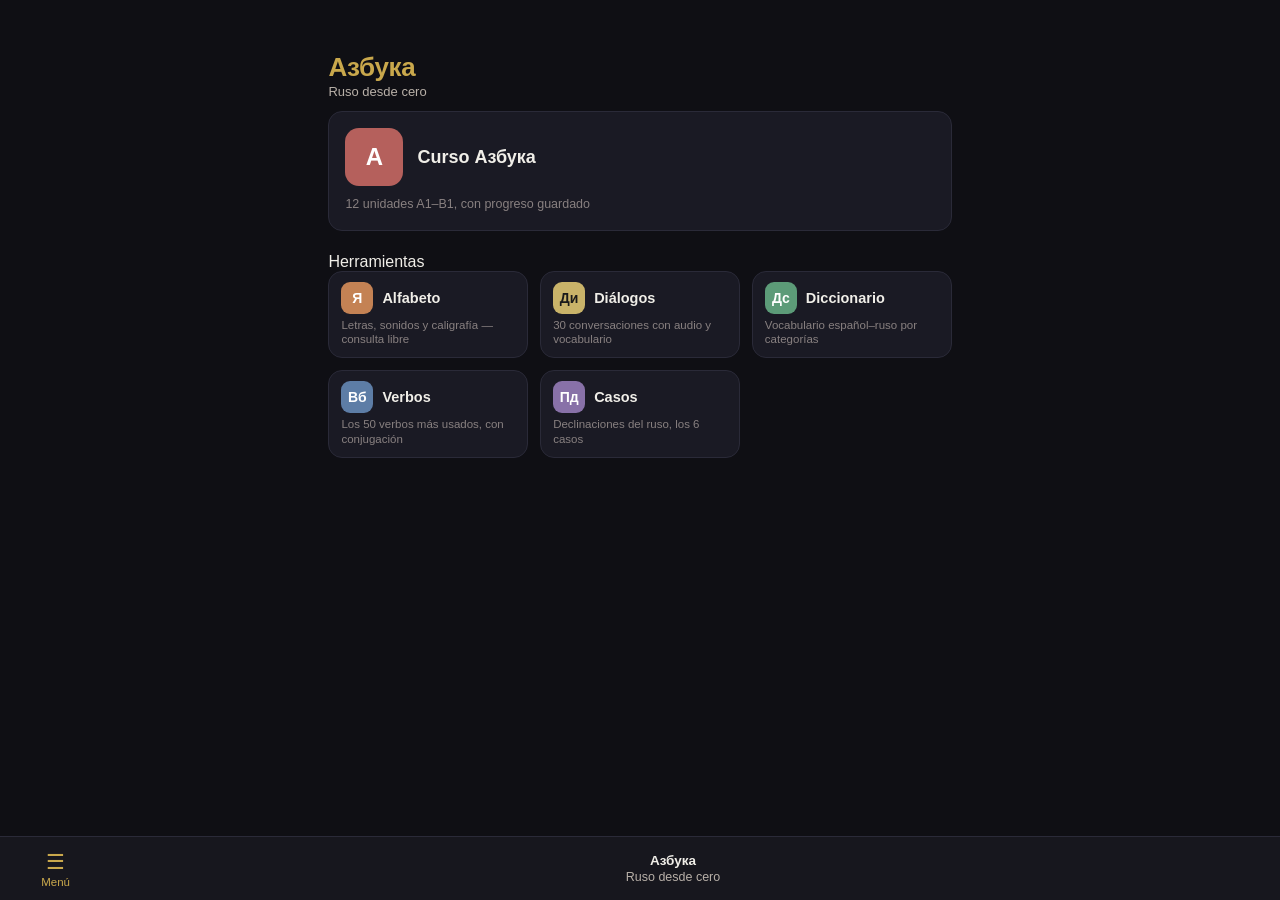
<file: index.html>
<!DOCTYPE html>
<html lang="es">
<head>
<meta charset="UTF-8">
<meta name="viewport" content="width=device-width, initial-scale=1.0, maximum-scale=1.0, user-scalable=no, viewport-fit=cover">
<meta name="apple-mobile-web-app-capable" content="yes">
<meta name="apple-mobile-web-app-status-bar-style" content="black-translucent">
<meta name="apple-mobile-web-app-title" content="Азбука">
<title>Азбука · Ruso</title>
<link rel="stylesheet" href="core.css">
<style>
  /* Específico de esta página */
  .home-header{padding:6vh 3vw 4px;max-width:700px;margin:0 auto;}
  .brand-title{font-family:var(--serif);font-size:26px;font-weight:800;letter-spacing:-0.01em;color:var(--gold);line-height:1;}
  .tagline{margin-top:4px;color:var(--sub);font-size:13px;font-weight:500;}

  /* Hero card (Curso Азбука): ancho completo, ícono grande a la altura
     de la card, título al lado, tagline abajo ocupando todo el ancho */
  .hero-card{display:block;background:var(--card);border:1px solid var(--border);border-radius:var(--r);padding:16px;text-decoration:none;color:var(--text);margin-bottom:22px;}
  .hero-row{display:flex;align-items:center;gap:14px;}
  .hero-row .icon{width:58px;height:58px;border-radius:14px;font-size:24px;flex-shrink:0;}
  .hero-row h2{margin:0;font-size:18px;font-weight:700;}
  .hero-card p{margin:10px 0 0;font-size:12.5px;color:var(--muted);line-height:1.4;}

  /* Tools grid: igual que antes, ícono+título en fila, tagline abajo */
  a.card{display:flex;flex-direction:column;gap:4px;text-decoration:none;color:var(--text);padding:10px 12px;}
  .card-row{display:flex;align-items:center;gap:9px;}
  .card-row .icon{width:32px;height:32px;border-radius:9px;font-size:14px;flex-shrink:0;}
  .card-row h2{margin:0;font-size:14.5px;font-weight:600;}
  a.card p{margin:0;font-size:11.5px;color:var(--muted);line-height:1.3;}

  /* Estilos del drawer (búsqueda, home, tema) ahora viven en core.css */
</style>
</head>
<body>

<div id="overlay"></div>
<div id="drawer">
  <div class="dh"><a id="homeBtnDrawer" href="index.html">🏠 Inicio</a></div>
  <div class="drawer-search">
    <input type="text" id="drawerSearch" placeholder="Buscar…" autocomplete="off">
  </div>
  <div id="drawerUnits"></div>
  <div id="drawerFoot">
    <button id="themeBtnDrawer" aria-label="Cambiar tema"></button>
  </div>
</div>

<div id="content">
  <div class="home-header">
    <div class="brand-title">Азбука</div>
    <p class="tagline">Ruso desde cero</p>
  </div>

  <div class="inner" style="padding-top:8px;">
    <a class="hero-card" href="azbuka-index.html">
      <div class="hero-row">
        <div class="icon red">А</div>
        <h2>Curso Азбука</h2>
      </div>
      <p>12 unidades A1–B1, con progreso guardado</p>
    </a>

    <div class="section-lbl" style="margin-top:0;">Herramientas</div>
    <div class="ugrid" id="modulesGrid"></div>
  </div>
</div>

<nav id="bnav">
  <button class="nb ac" id="menuBtn"><span class="ni">☰</span><span>Menú</span></button>
  <div id="navMid"><b>Азбука</b><span>Ruso desde cero</span></div>
</nav>

<div id="toast"></div>

<script src="core.js"></script>
<script src="data-alphabet.js"></script>
<script src="data-diccionario.js"></script>
<script src="data-verbos.js"></script>
<script src="data-casos.js"></script>
<script src="data-azbuka2.js"></script>
<script src="data-azbuka3.js"></script>
<script src="data-dialogos.js"></script>
<script src="data-azbuka1.js"></script>
<script src="data-lexicon.js"></script>
<script>
function renderModulesGrid(){
  const grid = document.getElementById('modulesGrid');
  grid.innerHTML = AZ_MODULES.map(m=>`
    <a class="card uc" href="${m.href}">
      <div class="card-row">
        <div class="icon ${m.icon}">${m.glyph}</div>
        <h2>${m.title}</h2>
      </div>
      <p>${m.desc}</p>
    </a>`).join('');
}

renderModulesGrid();
// home: sin unidad/módulo activo en el drawer. El registro del buscador
// transversal (diccionario/verbos/casos/alfabeto) ahora es automático,
// azInit() lo hace por su cuenta con azRegisterAllKnownSearchIndexes().
azInit({activeType:null, activeId:null});
</script>

</body>
</html>
</file>
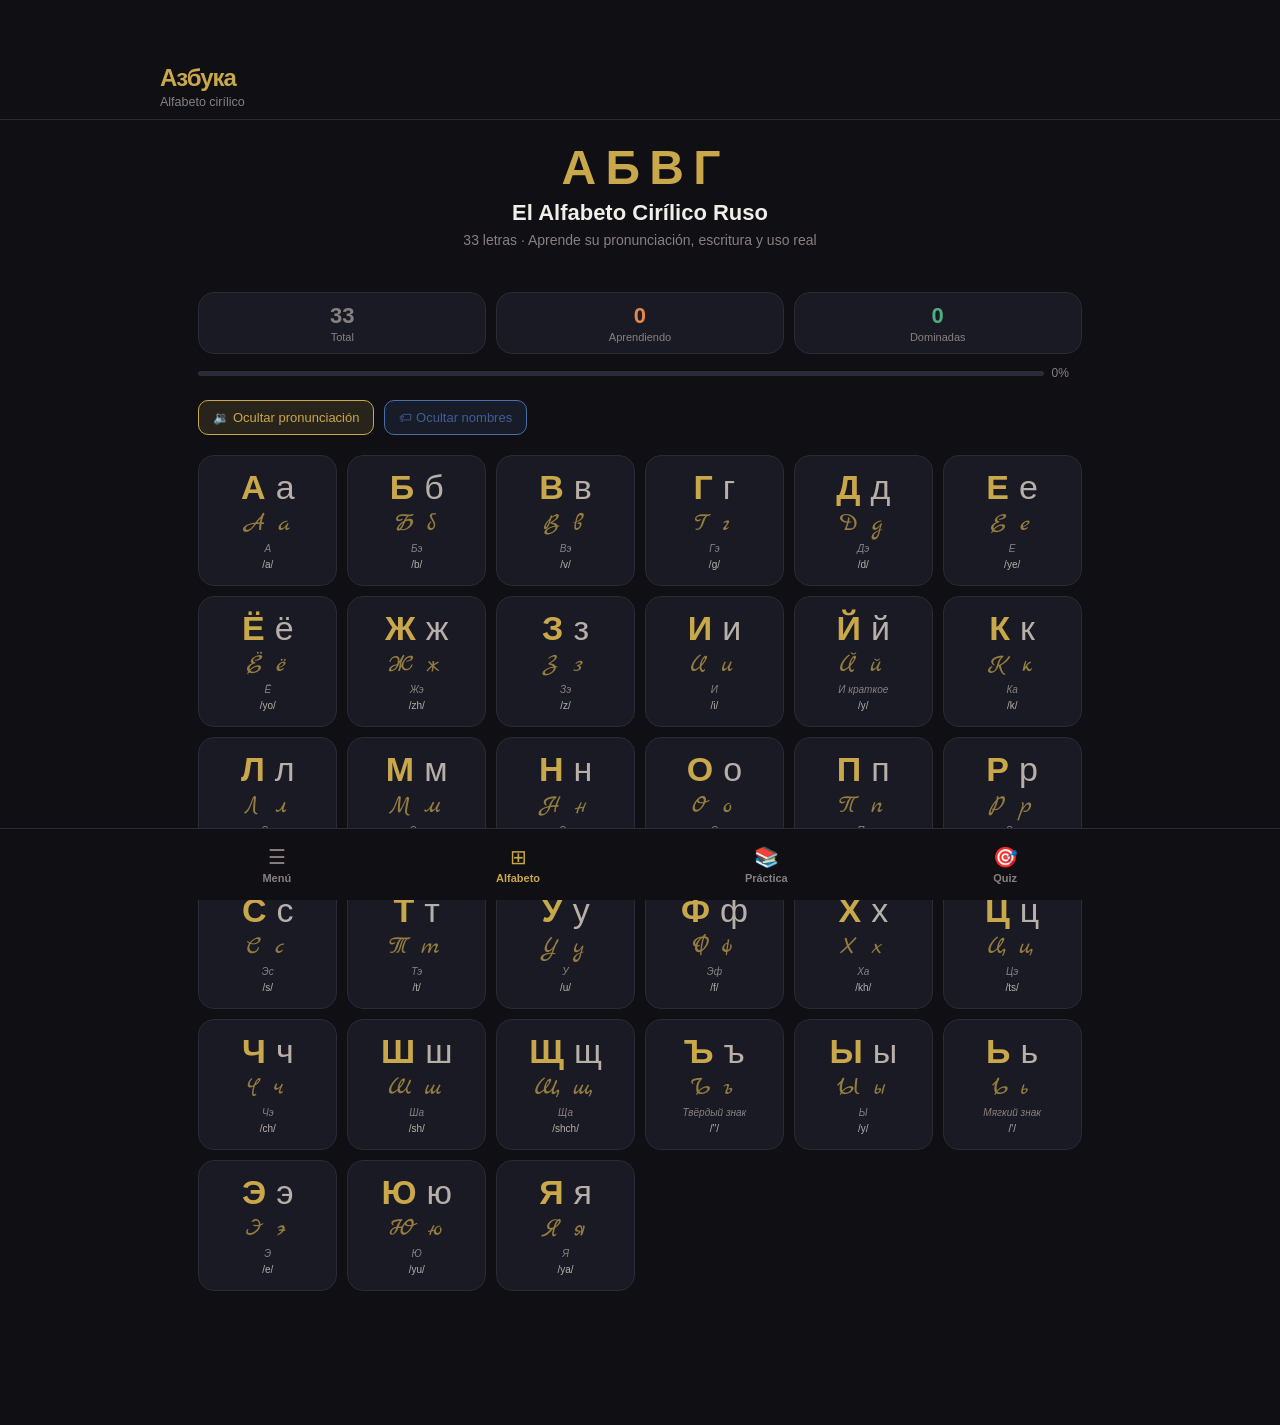
<file: alfabeto.html>
<!DOCTYPE html>
<html lang="es">
<head>
<meta charset="UTF-8">
<meta name="viewport" content="width=device-width, initial-scale=1.0, maximum-scale=1.0, user-scalable=no, viewport-fit=cover">
<meta name="apple-mobile-web-app-capable" content="yes">
<meta name="apple-mobile-web-app-status-bar-style" content="black-translucent">
<meta name="apple-mobile-web-app-title" content="Азбука">
<title>Азбука — El Alfabeto Cirílico Ruso</title>
<meta name="description" content="Aprende el alfabeto cirílico ruso desde cero. 33 letras con pronunciación, ejemplos y práctica interactiva para hispanohablantes.">
<style>
  @font-face { font-family: "CyrCursive"; font-style: normal; font-weight: 400; src: url("[data-uri]") format("woff2"); }
  * { box-sizing: border-box; margin: 0; padding: 0; }
  html, body { height: 100%; }
  body { font-family: -apple-system, 'Inter', 'Helvetica Neue', Arial, sans-serif; overflow-x: hidden; }
  #root { min-height: 100%; }
  .cursive { font-family: 'CyrCursive', cursive; }
</style>
</head>
<body>
<div id="root"></div>
<script>
/* ── htm + preact + hooks standalone (13KB) ── */
!function(e,n){"object"==typeof exports&&"undefined"!=typeof module?n(exports):"function"==typeof define&&define.amd?define(["exports"],n):n(e.htmPreact={})}(this,function(e){var n,_,t,o,r,u,l,i={},c=[],f=/acit|ex(?:s|g|n|p|$)|rph|grid|ows|mnc|ntw|ine[ch]|zoo|^ord|itera/i;function s(e,n){for(var _ in n)e[_]=n[_];return e}function a(e){var n=e.parentNode;n&&n.removeChild(e)}function p(e,_,t){var o,r,u,l={};for(u in _)"key"==u?o=_[u]:"ref"==u?r=_[u]:l[u]=_[u];if(arguments.length>2&&(l.children=arguments.length>3?n.call(arguments,2):t),"function"==typeof e&&null!=e.defaultProps)for(u in e.defaultProps)void 0===l[u]&&(l[u]=e.defaultProps[u]);return h(e,l,o,r,null)}function h(e,n,o,r,u){var l={type:e,props:n,key:o,ref:r,__k:null,__:null,__b:0,__e:null,__d:void 0,__c:null,__h:null,constructor:void 0,__v:null==u?++t:u};return null!=_.vnode&&_.vnode(l),l}function d(e){return e.children}function v(e,n){this.props=e,this.context=n}function y(e,n){if(null==n)return e.__?y(e.__,e.__.__k.indexOf(e)+1):null;for(var _;n<e.__k.length;n++)if(null!=(_=e.__k[n])&&null!=_.__e)return _.__e;return"function"==typeof e.type?y(e):null}function m(e){var n,_;if(null!=(e=e.__)&&null!=e.__c){for(e.__e=e.__c.base=null,n=0;n<e.__k.length;n++)if(null!=(_=e.__k[n])&&null!=_.__e){e.__e=e.__c.base=_.__e;break}return m(e)}}function g(e){(!e.__d&&(e.__d=!0)&&o.push(e)&&!k.__r++||u!==_.debounceRendering)&&((u=_.debounceRendering)||r)(k)}function k(){for(var e;k.__r=o.length;)e=o.sort(function(e,n){return e.__v.__b-n.__v.__b}),o=[],e.some(function(e){var n,_,t,o,r,u;e.__d&&(r=(o=(n=e).__v).__e,(u=n.__P)&&(_=[],(t=s({},o)).__v=o.__v+1,D(u,o,t,n.__n,void 0!==u.ownerSVGElement,null!=o.__h?[r]:null,_,null==r?y(o):r,o.__h),w(_,o),o.__e!=r&&m(o)))})}function b(e,n,_,t,o,r,u,l,f,s){var a,p,v,m,g,k,b,H=t&&t.__k||c,E=H.length;for(_.__k=[],a=0;a<n.length;a++)if(null!=(m=_.__k[a]=null==(m=n[a])||"boolean"==typeof m?null:"string"==typeof m||"number"==typeof m||"bigint"==typeof m?h(null,m,null,null,m):Array.isArray(m)?h(d,{children:m},null,null,null):m.__b>0?h(m.type,m.props,m.key,null,m.__v):m)){if(m.__=_,m.__b=_.__b+1,null===(v=H[a])||v&&m.key==v.key&&m.type===v.type)H[a]=void 0;else for(p=0;p<E;p++){if((v=H[p])&&m.key==v.key&&m.type===v.type){H[p]=void 0;break}v=null}D(e,m,v=v||i,o,r,u,l,f,s),g=m.__e,(p=m.ref)&&v.ref!=p&&(b||(b=[]),v.ref&&b.push(v.ref,null,m),b.push(p,m.__c||g,m)),null!=g?(null==k&&(k=g),"function"==typeof m.type&&null!=m.__k&&m.__k===v.__k?m.__d=f=C(m,f,e):f=x(e,m,v,H,g,f),s||"option"!==_.type?"function"==typeof _.type&&(_.__d=f):e.value=""):f&&v.__e==f&&f.parentNode!=e&&(f=y(v))}for(_.__e=k,a=E;a--;)null!=H[a]&&("function"==typeof _.type&&null!=H[a].__e&&H[a].__e==_.__d&&(_.__d=y(t,a+1)),A(H[a],H[a]));if(b)for(a=0;a<b.length;a++)U(b[a],b[++a],b[++a])}function C(e,n,_){var t,o;for(t=0;t<e.__k.length;t++)(o=e.__k[t])&&(o.__=e,n="function"==typeof o.type?C(o,n,_):x(_,o,o,e.__k,o.__e,n));return n}function x(e,n,_,t,o,r){var u,l,i;if(void 0!==n.__d)u=n.__d,n.__d=void 0;else if(null==_||o!=r||null==o.parentNode)e:if(null==r||r.parentNode!==e)e.appendChild(o),u=null;else{for(l=r,i=0;(l=l.nextSibling)&&i<t.length;i+=2)if(l==o)break e;e.insertBefore(o,r),u=r}return void 0!==u?u:o.nextSibling}function H(e,n,_){"-"===n[0]?e.setProperty(n,_):e[n]=null==_?"":"number"!=typeof _||f.test(n)?_:_+"px"}function E(e,n,_,t,o){var r;e:if("style"===n)if("string"==typeof _)e.style.cssText=_;else{if("string"==typeof t&&(e.style.cssText=t=""),t)for(n in t)_&&n in _||H(e.style,n,"");if(_)for(n in _)t&&_[n]===t[n]||H(e.style,n,_[n])}else if("o"===n[0]&&"n"===n[1])r=n!==(n=n.replace(/Capture$/,"")),n=n.toLowerCase()in e?n.toLowerCase().slice(2):n.slice(2),e.l||(e.l={}),e.l[n+r]=_,_?t||e.addEventListener(n,r?S:P,r):e.removeEventListener(n,r?S:P,r);else if("dangerouslySetInnerHTML"!==n){if(o)n=n.replace(/xlink[H:h]/,"h").replace(/sName$/,"s");else if("href"!==n&&"list"!==n&&"form"!==n&&"tabIndex"!==n&&"download"!==n&&n in e)try{e[n]=null==_?"":_;break e}catch(e){}"function"==typeof _||(null!=_&&(!1!==_||"a"===n[0]&&"r"===n[1])?e.setAttribute(n,_):e.removeAttribute(n))}}function P(e){this.l[e.type+!1](_.event?_.event(e):e)}function S(e){this.l[e.type+!0](_.event?_.event(e):e)}function D(e,n,t,o,r,u,l,i,c){var f,a,p,h,y,m,g,k,C,x,H,E=n.type;if(void 0!==n.constructor)return null;null!=t.__h&&(c=t.__h,i=n.__e=t.__e,n.__h=null,u=[i]),(f=_.__b)&&f(n);try{e:if("function"==typeof E){if(k=n.props,C=(f=E.contextType)&&o[f.__c],x=f?C?C.props.value:f.__:o,t.__c?g=(a=n.__c=t.__c).__=a.__E:("prototype"in E&&E.prototype.render?n.__c=a=new E(k,x):(n.__c=a=new v(k,x),a.constructor=E,a.render=M),C&&C.sub(a),a.props=k,a.state||(a.state={}),a.context=x,a.__n=o,p=a.__d=!0,a.__h=[]),null==a.__s&&(a.__s=a.state),null!=E.getDerivedStateFromProps&&(a.__s==a.state&&(a.__s=s({},a.__s)),s(a.__s,E.getDerivedStateFromProps(k,a.__s))),h=a.props,y=a.state,p)null==E.getDerivedStateFromProps&&null!=a.componentWillMount&&a.componentWillMount(),null!=a.componentDidMount&&a.__h.push(a.componentDidMount);else{if(null==E.getDerivedStateFromProps&&k!==h&&null!=a.componentWillReceiveProps&&a.componentWillReceiveProps(k,x),!a.__e&&null!=a.shouldComponentUpdate&&!1===a.shouldComponentUpdate(k,a.__s,x)||n.__v===t.__v){a.props=k,a.state=a.__s,n.__v!==t.__v&&(a.__d=!1),a.__v=n,n.__e=t.__e,n.__k=t.__k,n.__k.forEach(function(e){e&&(e.__=n)}),a.__h.length&&l.push(a);break e}null!=a.componentWillUpdate&&a.componentWillUpdate(k,a.__s,x),null!=a.componentDidUpdate&&a.__h.push(function(){a.componentDidUpdate(h,y,m)})}a.context=x,a.props=k,a.state=a.__s,(f=_.__r)&&f(n),a.__d=!1,a.__v=n,a.__P=e,f=a.render(a.props,a.state,a.context),a.state=a.__s,null!=a.getChildContext&&(o=s(s({},o),a.getChildContext())),p||null==a.getSnapshotBeforeUpdate||(m=a.getSnapshotBeforeUpdate(h,y)),H=null!=f&&f.type===d&&null==f.key?f.props.children:f,b(e,Array.isArray(H)?H:[H],n,t,o,r,u,l,i,c),a.base=n.__e,n.__h=null,a.__h.length&&l.push(a),g&&(a.__E=a.__=null),a.__e=!1}else null==u&&n.__v===t.__v?(n.__k=t.__k,n.__e=t.__e):n.__e=T(t.__e,n,t,o,r,u,l,c);(f=_.diffed)&&f(n)}catch(e){n.__v=null,(c||null!=u)&&(n.__e=i,n.__h=!!c,u[u.indexOf(i)]=null),_.__e(e,n,t)}}function w(e,n){_.__c&&_.__c(n,e),e.some(function(n){try{e=n.__h,n.__h=[],e.some(function(e){e.call(n)})}catch(e){_.__e(e,n.__v)}})}function T(e,_,t,o,r,u,l,c){var f,s,p,h=t.props,d=_.props,v=_.type,m=0;if("svg"===v&&(r=!0),null!=u)for(;m<u.length;m++)if((f=u[m])&&(f===e||(v?f.localName==v:3==f.nodeType))){e=f,u[m]=null;break}if(null==e){if(null===v)return document.createTextNode(d);e=r?document.createElementNS("http://www.w3.org/2000/svg",v):document.createElement(v,d.is&&d),u=null,c=!1}if(null===v)h===d||c&&e.data===d||(e.data=d);else{if(u=u&&n.call(e.childNodes),s=(h=t.props||i).dangerouslySetInnerHTML,p=d.dangerouslySetInnerHTML,!c){if(null!=u)for(h={},m=0;m<e.attributes.length;m++)h[e.attributes[m].name]=e.attributes[m].value;(p||s)&&(p&&(s&&p.__html==s.__html||p.__html===e.innerHTML)||(e.innerHTML=p&&p.__html||""))}if(function(e,n,_,t,o){var r;for(r in _)"children"===r||"key"===r||r in n||E(e,r,null,_[r],t);for(r in n)o&&"function"!=typeof n[r]||"children"===r||"key"===r||"value"===r||"checked"===r||_[r]===n[r]||E(e,r,n[r],_[r],t)}(e,d,h,r,c),p)_.__k=[];else if(m=_.props.children,b(e,Array.isArray(m)?m:[m],_,t,o,r&&"foreignObject"!==v,u,l,u?u[0]:t.__k&&y(t,0),c),null!=u)for(m=u.length;m--;)null!=u[m]&&a(u[m]);c||("value"in d&&void 0!==(m=d.value)&&(m!==e.value||"progress"===v&&!m)&&E(e,"value",m,h.value,!1),"checked"in d&&void 0!==(m=d.checked)&&m!==e.checked&&E(e,"checked",m,h.checked,!1))}return e}function U(e,n,t){try{"function"==typeof e?e(n):e.current=n}catch(e){_.__e(e,t)}}function A(e,n,t){var o,r;if(_.unmount&&_.unmount(e),(o=e.ref)&&(o.current&&o.current!==e.__e||U(o,null,n)),null!=(o=e.__c)){if(o.componentWillUnmount)try{o.componentWillUnmount()}catch(e){_.__e(e,n)}o.base=o.__P=null}if(o=e.__k)for(r=0;r<o.length;r++)o[r]&&A(o[r],n,"function"!=typeof e.type);t||null==e.__e||a(e.__e),e.__e=e.__d=void 0}function M(e,n,_){return this.constructor(e,_)}n=c.slice,_={__e:function(e,n){for(var _,t,o;n=n.__;)if((_=n.__c)&&!_.__)try{if((t=_.constructor)&&null!=t.getDerivedStateFromError&&(_.setState(t.getDerivedStateFromError(e)),o=_.__d),null!=_.componentDidCatch&&(_.componentDidCatch(e),o=_.__d),o)return _.__E=_}catch(n){e=n}throw e}},t=0,v.prototype.setState=function(e,n){var _;_=null!=this.__s&&this.__s!==this.state?this.__s:this.__s=s({},this.state),"function"==typeof e&&(e=e(s({},_),this.props)),e&&s(_,e),null!=e&&this.__v&&(n&&this.__h.push(n),g(this))},v.prototype.forceUpdate=function(e){this.__v&&(this.__e=!0,e&&this.__h.push(e),g(this))},v.prototype.render=d,o=[],r="function"==typeof Promise?Promise.prototype.then.bind(Promise.resolve()):setTimeout,k.__r=0,l=0;var F,L,N,W=0,R=[],I=_.__b,O=_.__r,V=_.diffed,q=_.__c,B=_.unmount;function $(e,n){_.__h&&_.__h(L,e,W||n),W=0;var t=L.__H||(L.__H={__:[],__h:[]});return e>=t.__.length&&t.__.push({}),t.__[e]}function j(e){return W=1,G(ee,e)}function G(e,n,_){var t=$(F++,2);return t.t=e,t.__c||(t.__=[_?_(n):ee(void 0,n),function(e){var n=t.t(t.__[0],e);t.__[0]!==n&&(t.__=[n,t.__[1]],t.__c.setState({}))}],t.__c=L),t.__}function z(e,n){var t=$(F++,4);!_.__s&&Z(t.__H,n)&&(t.__=e,t.__H=n,L.__h.push(t))}function J(e,n){var _=$(F++,7);return Z(_.__H,n)&&(_.__=e(),_.__H=n,_.__h=e),_.__}function K(){R.forEach(function(e){if(e.__P)try{e.__H.__h.forEach(X),e.__H.__h.forEach(Y),e.__H.__h=[]}catch(n){e.__H.__h=[],_.__e(n,e.__v)}}),R=[]}_.__b=function(e){L=null,I&&I(e)},_.__r=function(e){O&&O(e),F=0;var n=(L=e.__c).__H;n&&(n.__h.forEach(X),n.__h.forEach(Y),n.__h=[])},_.diffed=function(e){V&&V(e);var n=e.__c;n&&n.__H&&n.__H.__h.length&&(1!==R.push(n)&&N===_.requestAnimationFrame||((N=_.requestAnimationFrame)||function(e){var n,_=function(){clearTimeout(t),Q&&cancelAnimationFrame(n),setTimeout(e)},t=setTimeout(_,100);Q&&(n=requestAnimationFrame(_))})(K)),L=void 0},_.__c=function(e,n){n.some(function(e){try{e.__h.forEach(X),e.__h=e.__h.filter(function(e){return!e.__||Y(e)})}catch(t){n.some(function(e){e.__h&&(e.__h=[])}),n=[],_.__e(t,e.__v)}}),q&&q(e,n)},_.unmount=function(e){B&&B(e);var n=e.__c;if(n&&n.__H)try{n.__H.__.forEach(X)}catch(e){_.__e(e,n.__v)}};var Q="function"==typeof requestAnimationFrame;function X(e){var n=L;"function"==typeof e.__c&&e.__c(),L=n}function Y(e){var n=L;e.__c=e.__(),L=n}function Z(e,n){return!e||e.length!==n.length||n.some(function(n,_){return n!==e[_]})}function ee(e,n){return"function"==typeof n?n(e):n}var ne=function(e,n,_,t){var o;n[0]=0;for(var r=1;r<n.length;r++){var u=n[r++],l=n[r]?(n[0]|=u?1:2,_[n[r++]]):n[++r];3===u?t[0]=l:4===u?t[1]=Object.assign(t[1]||{},l):5===u?(t[1]=t[1]||{})[n[++r]]=l:6===u?t[1][n[++r]]+=l+"":u?(o=e.apply(l,ne(e,l,_,["",null])),t.push(o),l[0]?n[0]|=2:(n[r-2]=0,n[r]=o)):t.push(l)}return t},_e=new Map,te=function(e){var n=_e.get(this);return n||(n=new Map,_e.set(this,n)),(n=ne(this,n.get(e)||(n.set(e,n=function(e){for(var n,_,t=1,o="",r="",u=[0],l=function(e){1===t&&(e||(o=o.replace(/^\s*\n\s*|\s*\n\s*$/g,"")))?u.push(0,e,o):3===t&&(e||o)?(u.push(3,e,o),t=2):2===t&&"..."===o&&e?u.push(4,e,0):2===t&&o&&!e?u.push(5,0,!0,o):t>=5&&((o||!e&&5===t)&&(u.push(t,0,o,_),t=6),e&&(u.push(t,e,0,_),t=6)),o=""},i=0;i<e.length;i++){i&&(1===t&&l(),l(i));for(var c=0;c<e[i].length;c++)n=e[i][c],1===t?"<"===n?(l(),u=[u],t=3):o+=n:4===t?"--"===o&&">"===n?(t=1,o=""):o=n+o[0]:r?n===r?r="":o+=n:'"'===n||"'"===n?r=n:">"===n?(l(),t=1):t&&("="===n?(t=5,_=o,o=""):"/"===n&&(t<5||">"===e[i][c+1])?(l(),3===t&&(u=u[0]),t=u,(u=u[0]).push(2,0,t),t=0):" "===n||"\t"===n||"\n"===n||"\r"===n?(l(),t=2):o+=n),3===t&&"!--"===o&&(t=4,u=u[0])}return l(),u}(e)),n),arguments,[])).length>1?n:n[0]}.bind(p);e.h=p,e.html=te,e.render=function(e,t,o){var r,u,l;_.__&&_.__(e,t),u=(r="function"==typeof o)?null:o&&o.__k||t.__k,l=[],D(t,e=(!r&&o||t).__k=p(d,null,[e]),u||i,i,void 0!==t.ownerSVGElement,!r&&o?[o]:u?null:t.firstChild?n.call(t.childNodes):null,l,!r&&o?o:u?u.__e:t.firstChild,r),w(l,e)},e.Component=v,e.createContext=function(e,n){var _={__c:n="__cC"+l++,__:e,Consumer:function(e,n){return e.children(n)},Provider:function(e){var _,t;return this.getChildContext||(_=[],(t={})[n]=this,this.getChildContext=function(){return t},this.shouldComponentUpdate=function(e){this.props.value!==e.value&&_.some(g)},this.sub=function(e){_.push(e);var n=e.componentWillUnmount;e.componentWillUnmount=function(){_.splice(_.indexOf(e),1),n&&n.call(e)}}),e.children}};return _.Provider.__=_.Consumer.contextType=_},e.useState=j,e.useReducer=G,e.useEffect=function(e,n){var t=$(F++,3);!_.__s&&Z(t.__H,n)&&(t.__=e,t.__H=n,L.__H.__h.push(t))},e.useLayoutEffect=z,e.useRef=function(e){return W=5,J(function(){return{current:e}},[])},e.useImperativeHandle=function(e,n,_){W=6,z(function(){"function"==typeof e?e(n()):e&&(e.current=n())},null==_?_:_.concat(e))},e.useMemo=J,e.useCallback=function(e,n){return W=8,J(function(){return e},n)},e.useContext=function(e){var n=L.context[e.__c],_=$(F++,9);return _.c=e,n?(null==_.__&&(_.__=!0,n.sub(L)),n.props.value):e.__},e.useDebugValue=function(e,n){_.useDebugValue&&_.useDebugValue(n?n(e):e)},e.useErrorBoundary=function(e){var n=$(F++,10),_=j();return n.__=e,L.componentDidCatch||(L.componentDidCatch=function(e){n.__&&n.__(e),_[1](e)}),[_[0],function(){_[1](void 0)}]}});

</script>
<script src="core.js"></script>
<script src="data-alphabet.js"></script>
<script src="data-diccionario.js"></script>
<script src="data-verbos.js"></script>
<script src="data-casos.js"></script>
<script src="data-azbuka2.js"></script>
<script src="data-azbuka3.js"></script>
<script src="data-dialogos.js"></script>
<script src="data-azbuka1.js"></script>
<script src="data-lexicon.js"></script>
<script>
/* ── Азбука App ── */
const React = { createElement: htmPreact.h, Fragment: function(p){ return p.children; } };
const { useState, useEffect, useCallback, useRef } = htmPreact;

// ─── DATA ────────────────────────────────────────────────────────────────────

// ALPHABET y generateQuizQuestion se cargan desde data-alphabet.js (compartido con azbuka-1.html)

// ─── AUDIO UTIL ─────────────────────────────────────────────────────────────
function speakText(text, lang = "ru-RU") {
  if (!window.speechSynthesis) return;
  window.speechSynthesis.cancel();
  const utt = new SpeechSynthesisUtterance(text);
  utt.lang = lang;
  utt.rate = 0.85;
  utt.pitch = 1;
  window.speechSynthesis.speak(utt);
}

// ─── MAIN APP ─────────────────────────────────────────────────────────────────
function App() {
  const [view, setView] = useState("grid"); // grid | detail | practice | quiz
  const [selected, setSelected] = useState(null);
  const [showPronun, setShowPronun] = useState(true);
  const [showNames, setShowNames] = useState(true);
  const [showTranslit, setShowTranslit] = useState(true);
  const [darkMode, setDarkMode] = useState(true);
  const [search, setSearch] = useState("");
  const [progress, setProgress] = useState({}); // id -> 0|1|2
  const [quizState, setQuizState] = useState(null);
  const [quizScore, setQuizScore] = useState({
    correct: 0,
    total: 0
  });
  const [quizAnswer, setQuizAnswer] = useState(null);
  const [activeWord, setActiveWord] = useState(null);
  const [drawerOpen, setDrawerOpen] = useState(false);
  const searchRef = useRef(null);

  // Progreso y tema compartidos con azbuka-1.html (Unidad 1, sección Alfabeto)
  // vía core.js + localStorage — mismo bucket az_progress.modules.alfabeto
  // porque ambos archivos usan el mismo data-alphabet.js. Esta página es
  // React y no llama a azInit() (el drawer lo controla React, no
  // azWireDrawer), así que el registro del buscador transversal se hace
  // acá a mano — azInit() en el resto de las páginas ya lo hace solo.
  useEffect(() => {
    (async () => {
      await azLoadProgress();
      setProgress(azModule('alfabeto').mastery || {});
      const t = await azGet('az_theme', 'dark');
      setDarkMode(t !== 'light');
      azRegisterAllKnownSearchIndexes();
    })();
  }, []);
  const saveProgress = newProg => {
    setProgress(newProg);
    azModule('alfabeto').mastery = newProg;
    azSaveProgress();
  };
  const setLetterStatus = (id, status) => {
    saveProgress({
      ...progress,
      [id]: status
    });
  };
  const dominated = Object.values(progress).filter(v => v === 2).length;
  const learning = Object.values(progress).filter(v => v === 1).length;
  const progressPct = Math.round(dominated / 33 * 100);
  const filteredLetters = ALPHABET.filter(l => l.upper.includes(search) || l.lower.includes(search) || l.name.toLowerCase().includes(search.toLowerCase()) || l.pronunciation.toLowerCase().includes(search.toLowerCase()));

  // Navigate between letters
  const goNext = () => {
    if (!selected) return;
    const idx = ALPHABET.findIndex(l => l.id === selected.id);
    if (idx < ALPHABET.length - 1) setSelected(ALPHABET[idx + 1]);
  };
  const goPrev = () => {
    if (!selected) return;
    const idx = ALPHABET.findIndex(l => l.id === selected.id);
    if (idx > 0) setSelected(ALPHABET[idx - 1]);
  };
  const startQuiz = letter => {
    const q = generateQuizQuestion(letter, ALPHABET);
    setQuizState({
      letter,
      question: q
    });
    setQuizAnswer(null);
    setQuizScore({
      correct: 0,
      total: 0
    });
    setView("quiz");
  };
  const nextQuizQuestion = () => {
    const letter = ALPHABET[Math.floor(Math.random() * ALPHABET.length)];
    const q = generateQuizQuestion(letter, ALPHABET);
    setQuizState({
      letter,
      question: q
    });
    setQuizAnswer(null);
  };
  const answerQuiz = optionId => {
    if (quizAnswer !== null) return;
    const correct = quizState.question.options.find(o => o.id === optionId)?.isCorrect;
    setQuizAnswer(optionId);
    setQuizScore(s => ({
      correct: s.correct + (correct ? 1 : 0),
      total: s.total + 1
    }));
  };

  // ─── COLORS ────────────────────────────────────────────────────────────────
  const dark = darkMode;
  const bg = dark ? "#0F0F14" : "#F7F5F0";
  const bg2 = dark ? "#17171E" : "#EDEAE4";
  const bg3 = dark ? "#1E1E28" : "#E2DED7";
  const card = dark ? "#1A1A24" : "#FFFFFF";
  const border = dark ? "#2A2A38" : "#D5D0C8";
  const gold = "#C9A84C";
  const goldLight = "#E2B86A";
  const text = dark ? "#F0EEE8" : "#1A1812";
  const textMuted = dark ? "#888080" : "#8A847A";
  const textSub = dark ? "#B8B0A8" : "#5A5450";
  const accent = "#4B6FAB";
  const green = dark ? "#4CAF82" : "#2E7D55";
  const orange = dark ? "#E2884A" : "#C85A1A";
  const purple = dark ? "#9B7FE8" : "#6B4EC0";
  const statusColors = ["", orange, gold, green];
  const statusLabels = ["No estudiada", "Aprendiendo", "Dominada"];
  const statusIcons = ["○", "◑", "●"];
  const s = {
    // style shortcuts
    bg: {
      background: bg,
      color: text,
      minHeight: "100vh"
    },
    card: {
      background: card,
      border: `1px solid ${border}`,
      borderRadius: 16
    },
    gold: {
      color: gold
    },
    muted: {
      color: textMuted
    },
    sub: {
      color: textSub
    }
  };

  // ─── RENDER ─────────────────────────────────────────────────────────────────
  return /*#__PURE__*/React.createElement("div", {
    style: {
      ...s.bg,
      fontFamily: "'Inter', 'Helvetica Neue', sans-serif",
      transition: "background 0.3s, color 0.3s"
    }
  }, /*#__PURE__*/React.createElement("style", null, `
        * { box-sizing: border-box; margin: 0; padding: 0; }
        html, body, #root { background: ${bg}; }
        ::selection { background: ${gold}33; }
        ::-webkit-scrollbar { width: 6px; }
        ::-webkit-scrollbar-track { background: transparent; }
        ::-webkit-scrollbar-thumb { background: ${border}; border-radius: 3px; }
        @keyframes fadeIn { from { opacity: 0; transform: translateY(12px); } to { opacity: 1; transform: translateY(0); } }
        @keyframes popIn { from { opacity: 0; transform: scale(0.92); } to { opacity: 1; transform: scale(1); } }
        @keyframes pulse { 0%,100% { opacity: 1; } 50% { opacity: 0.6; } }
        .letter-card { transition: transform 0.2s, box-shadow 0.2s, border-color 0.2s; cursor: pointer; animation: fadeIn 0.3s ease both; }
        .letter-card:hover { transform: translateY(-3px); box-shadow: 0 8px 32px ${gold}20; border-color: ${gold}60 !important; }
        .letter-card:active { transform: scale(0.97); }
        .btn { transition: all 0.18s; cursor: pointer; border: none; font-family: inherit; }
        .btn:hover { opacity: 0.85; }
        .btn:active { transform: scale(0.96); }
        .toggle { transition: all 0.2s; cursor: pointer; }
        .quiz-opt { transition: all 0.18s; cursor: pointer; border-radius: 12px; }
        .quiz-opt:hover:not([data-disabled]) { border-color: ${gold} !important; transform: translateX(4px); }
        .play-btn { transition: all 0.18s; cursor: pointer; }
        .play-btn:hover { transform: scale(1.1); }
        .nav-btn { transition: all 0.18s; cursor: pointer; }
        .nav-btn:hover { background: ${gold}22 !important; }
        input { font-family: inherit; }
        input:focus { outline: none; border-color: ${gold} !important; }
        @media (max-width: 600px) {
          .letter-grid { grid-template-columns: repeat(3, 1fr) !important; }
          .detail-grid { grid-template-columns: 1fr !important; }
        }
      `), drawerOpen && /*#__PURE__*/React.createElement("div", {
    onClick: () => setDrawerOpen(false),
    style: {
      position: "fixed", inset: 0, background: "rgba(0,0,0,.55)", zIndex: 200
    }
  }), /*#__PURE__*/React.createElement("div", {
    style: {
      position: "fixed", left: 0, top: 0, bottom: 0, width: 290, zIndex: 210,
      background: bg2, borderRight: `1px solid ${border}`,
      display: "flex", flexDirection: "column",
      transform: drawerOpen ? "translateX(0)" : "translateX(-100%)",
      transition: "transform .28s cubic-bezier(.4,0,.2,1)"
    }
  }, /*#__PURE__*/React.createElement("div", {
    style: { padding: "6vh 16px 4px" }
  }, /*#__PURE__*/React.createElement("a", {
    href: "index.html",
    style: {
      display: "flex", alignItems: "center", gap: 8, background: "none",
      border: `1px solid ${border}`, borderRadius: 10, padding: "10px 16px",
      color: text, fontSize: 14.5, textDecoration: "none", boxSizing: "border-box"
    }
  }, "🏠 Inicio")), /*#__PURE__*/React.createElement("div", {
    style: { padding: "12px 16px 6px" }
  }, /*#__PURE__*/React.createElement("input", {
    ref: searchRef,
    value: search,
    onChange: e => setSearch(e.target.value),
    placeholder: "Buscar",
    style: {
      width: "100%", boxSizing: "border-box", background: bg3,
      border: `1px solid ${border}`, borderRadius: 9,
      padding: "9px 12px", color: text, fontSize: 13.5
    }
  })), /*#__PURE__*/React.createElement("div", {
    style: { flex: 1, overflowY: "auto", padding: "6px 8px" }
  }, /*#__PURE__*/React.createElement("div", {
    style: { fontSize: 10, letterSpacing: 1.5, textTransform: "uppercase", color: textMuted, padding: "10px 10px 6px" }
  }, "Azbuka"),
  /*#__PURE__*/React.createElement("a", {
    href: "azbuka-index.html",
    style: {
      display: "flex", alignItems: "center", gap: 8, padding: "9px 12px",
      borderRadius: 10, color: textSub, fontSize: 13.5, textDecoration: "none"
    }
  }, /*#__PURE__*/React.createElement("span", { style: { fontSize: 11, color: textMuted, minWidth: 18 } }, "00"), "Índice"),
  AZ_UNITS.map(u => /*#__PURE__*/React.createElement("a", {
    key: u.id, href: u.href,
    style: {
      display: "flex", alignItems: "center", gap: 8, padding: "9px 12px",
      borderRadius: 10, color: textSub, fontSize: 13.5, textDecoration: "none"
    }
  }, /*#__PURE__*/React.createElement("span", { style: { fontSize: 11, color: textMuted, minWidth: 18 } }, String(u.id).padStart(2, "0")), u.title)),
  /*#__PURE__*/React.createElement("div", {
    style: { fontSize: 10, letterSpacing: 1.5, textTransform: "uppercase", color: textMuted, padding: "16px 10px 6px" }
  }, "Herramientas"),
  AZ_MODULES.map(m => /*#__PURE__*/React.createElement("a", {
    key: m.id, href: m.href,
    style: {
      display: "flex", alignItems: "center", gap: 8, padding: "9px 12px",
      borderRadius: 10, color: m.id === "alfabeto" ? gold : textSub, fontWeight: m.id === "alfabeto" ? 600 : 400,
      background: m.id === "alfabeto" ? bg3 : "transparent", fontSize: 13.5, textDecoration: "none"
    }
  }, /*#__PURE__*/React.createElement("span", { style: { fontSize: 11, color: textMuted, minWidth: 18 } }, m.glyph), m.title))),
  /*#__PURE__*/React.createElement("div", {
    style: { padding: "12px 16px", borderTop: `1px solid ${border}`, display: "flex" }
  }, /*#__PURE__*/React.createElement("button", {
    onClick: () => { setDarkMode(!dark); azSet('az_theme', dark ? 'light' : 'dark'); },
    style: {
      width: 36, height: 36, borderRadius: 10, background: bg3,
      border: `1px solid ${border}`, display: "flex", alignItems: "center", justifyContent: "center",
      fontSize: 16, cursor: "pointer", padding: 0
    }
  }, dark ? "🌙" : "☀️"))), /*#__PURE__*/React.createElement("header", {
    style: {
      padding: "6vh 3vw 0",
      borderBottom: `1px solid ${border}`,
      background: bg,
      backdropFilter: "blur(12px)",
      position: "sticky",
      top: 0,
      zIndex: 100
    }
  }, /*#__PURE__*/React.createElement("div", {
    style: {
      maxWidth: 960,
      margin: "0 auto",
      display: "flex",
      flexDirection: "column",
      justifyContent: "center",
      padding: "10px 0"
    }
  }, /*#__PURE__*/React.createElement("div", {
    style: {
      display: "flex",
      alignItems: "baseline",
      gap: 10
    }
  }, /*#__PURE__*/React.createElement("span", {
    style: {
      fontSize: 24,
      color: gold,
      fontWeight: 900,
      letterSpacing: -1
    }
  }, "\u0410\u0437\u0431\u0443\u043A\u0430")), /*#__PURE__*/React.createElement("p", {
    style: {
      margin: "3px 0 0",
      fontSize: 12.5,
      color: textMuted,
      fontWeight: 500
    }
  }, "Alfabeto cirílico"))), /*#__PURE__*/React.createElement("main", {
    style: {
      maxWidth: 960,
      margin: "0 auto",
      padding: "0 3vw 3vh"
    }
  }, view === "grid" && /*#__PURE__*/React.createElement("div", {
    style: {
      animation: "fadeIn 0.3s ease"
    }
  }, /*#__PURE__*/React.createElement("div", {
    style: {
      textAlign: "center",
      marginBottom: 36,
      padding: "24px 0 8px"
    }
  }, /*#__PURE__*/React.createElement("div", {
    style: {
      fontSize: 48,
      fontWeight: 900,
      color: gold,
      letterSpacing: -2,
      lineHeight: 1,
      marginBottom: 8
    }
  }, "\u0410 \u0411 \u0412 \u0413"), /*#__PURE__*/React.createElement("h1", {
    style: {
      fontSize: 22,
      fontWeight: 700,
      color: text,
      marginBottom: 6
    }
  }, "El Alfabeto Cir\xEDlico Ruso"), /*#__PURE__*/React.createElement("p", {
    style: {
      fontSize: 14,
      color: textMuted,
      maxWidth: 400,
      margin: "0 auto"
    }
  }, "33 letras \xB7 Aprende su pronunciaci\xF3n, escritura y uso real")), /*#__PURE__*/React.createElement("div", {
    style: {
      display: "grid",
      gridTemplateColumns: "repeat(3, 1fr)",
      gap: 10,
      marginBottom: 12
    }
  }, [{
    label: "Total",
    value: 33,
    color: textMuted
  }, {
    label: "Aprendiendo",
    value: learning,
    color: orange
  }, {
    label: "Dominadas",
    value: dominated,
    color: green
  }].map(stat => /*#__PURE__*/React.createElement("div", {
    key: stat.label,
    style: {
      ...s.card,
      padding: "10px 8px",
      textAlign: "center"
    }
  }, /*#__PURE__*/React.createElement("div", {
    style: {
      fontSize: 22,
      fontWeight: 800,
      color: stat.color
    }
  }, stat.value), /*#__PURE__*/React.createElement("div", {
    style: {
      fontSize: 11,
      color: textMuted,
      marginTop: 2
    }
  }, stat.label)))), /*#__PURE__*/React.createElement("div", {
    style: {
      display: "flex",
      alignItems: "center",
      gap: 8,
      marginBottom: 20
    }
  }, /*#__PURE__*/React.createElement("div", {
    style: {
      flex: 1,
      height: 5,
      background: border,
      borderRadius: 3,
      overflow: "hidden"
    }
  }, /*#__PURE__*/React.createElement("div", {
    style: {
      width: `${progressPct}%`,
      height: "100%",
      background: gold,
      borderRadius: 3,
      transition: "width 0.5s"
    }
  })), /*#__PURE__*/React.createElement("span", {
    style: {
      fontSize: 12,
      color: textMuted,
      minWidth: 30
    }
  }, progressPct, "%")), /*#__PURE__*/React.createElement("div", {
    style: {
      display: "flex",
      flexWrap: "wrap",
      gap: 10,
      marginBottom: 20,
      alignItems: "center"
    }
  }, /*#__PURE__*/React.createElement("button", {
    className: "btn toggle",
    onClick: () => setShowPronun(!showPronun),
    style: {
      background: showPronun ? gold + "22" : bg2,
      border: `1px solid ${showPronun ? gold : border}`,
      borderRadius: 10,
      padding: "9px 14px",
      fontSize: 13,
      color: showPronun ? gold : textMuted
    }
  }, showPronun ? "🔉 Ocultar pronunciación" : "🔇 Mostrar pronunciación"), /*#__PURE__*/React.createElement("button", {
    className: "btn toggle",
    onClick: () => setShowNames(!showNames),
    style: {
      background: showNames ? accent + "22" : bg2,
      border: `1px solid ${showNames ? accent : border}`,
      borderRadius: 10,
      padding: "9px 14px",
      fontSize: 13,
      color: showNames ? accent + "cc" : textMuted
    }
  }, showNames ? "🏷 Ocultar nombres" : "🏷 Mostrar nombres")), /*#__PURE__*/React.createElement("div", {
    className: "letter-grid",
    style: {
      display: "grid",
      gridTemplateColumns: "repeat(6, 1fr)",
      gap: 10
    }
  }, filteredLetters.map((letter, i) => {
    const status = progress[letter.id] || 0;
    return /*#__PURE__*/React.createElement("div", {
      key: letter.id,
      className: "letter-card",
      onClick: () => {
        setSelected(letter);
        setView("detail");
      },
      style: {
        ...s.card,
        padding: "14px 10px",
        textAlign: "center",
        position: "relative",
        animationDelay: `${i * 0.02}s`,
        borderColor: status > 0 ? statusColors[status] + "55" : border
      }
    }, status > 0 && /*#__PURE__*/React.createElement("span", {
      style: {
        position: "absolute",
        top: 6,
        right: 8,
        fontSize: 10,
        color: statusColors[status]
      }
    }, statusIcons[status]), /*#__PURE__*/React.createElement("div", {
      style: {
        display: "flex",
        alignItems: "baseline",
        justifyContent: "center",
        gap: 10,
        lineHeight: 1
      }
    }, /*#__PURE__*/React.createElement("span", {
      style: {
        fontSize: 34,
        fontWeight: 800,
        color: gold
      }
    }, letter.upper), /*#__PURE__*/React.createElement("span", {
      style: {
        fontSize: 34,
        fontWeight: 500,
        color: textSub
      }
    }, letter.lower)), /*#__PURE__*/React.createElement("div", {
      style: {
        fontFamily: "'CyrCursive', cursive",
        fontSize: 25,
        color: gold,
        opacity: 0.7,
        marginTop: 8,
        lineHeight: 1,
        letterSpacing: 4
      }
    }, letter.upper + "\u2009" + letter.lower), showNames && /*#__PURE__*/React.createElement("div", {
      style: {
        fontSize: 10,
        color: textMuted,
        marginTop: 6,
        fontStyle: "italic"
      }
    }, letter.name), showPronun && /*#__PURE__*/React.createElement("div", {
      style: {
        fontSize: 10,
        color: textSub,
        marginTop: 4,
        lineHeight: 1.3
      }
    }, "/", letter.translit, "/"));
  })), filteredLetters.length === 0 && /*#__PURE__*/React.createElement("div", {
    style: {
      textAlign: "center",
      padding: 48,
      color: textMuted
    }
  }, /*#__PURE__*/React.createElement("div", {
    style: {
      fontSize: 40,
      marginBottom: 8
    }
  }, "\uD83D\uDD0D"), /*#__PURE__*/React.createElement("p", null, "No se encontraron letras para \"", search, "\""))), view === "detail" && selected && /*#__PURE__*/React.createElement("div", {
    style: {
      animation: "popIn 0.25s ease"
    }
  }, /*#__PURE__*/React.createElement("div", {
    style: {
      display: "flex",
      alignItems: "center",
      gap: 8,
      marginBottom: 20
    }
  }, /*#__PURE__*/React.createElement("button", {
    className: "btn nav-btn",
    onClick: () => {
      setView("grid");
      setSelected(null);
    },
    style: {
      background: bg2,
      border: `1px solid ${border}`,
      borderRadius: 10,
      padding: "8px 14px",
      fontSize: 13,
      color: textSub
    }
  }, "\u2190 Alfabeto"), /*#__PURE__*/React.createElement("div", {
    style: {
      flex: 1
    }
  }), /*#__PURE__*/React.createElement("button", {
    className: "btn nav-btn",
    onClick: goPrev,
    disabled: selected.id === 1,
    style: {
      background: bg2,
      border: `1px solid ${border}`,
      borderRadius: 10,
      padding: "8px 12px",
      color: selected.id === 1 ? border : textSub,
      cursor: selected.id === 1 ? "default" : "pointer"
    }
  }, "\u2190"), /*#__PURE__*/React.createElement("span", {
    style: {
      fontSize: 13,
      color: textMuted,
      minWidth: 40,
      textAlign: "center"
    }
  }, selected.id, "/33"), /*#__PURE__*/React.createElement("button", {
    className: "btn nav-btn",
    onClick: goNext,
    disabled: selected.id === 33,
    style: {
      background: bg2,
      border: `1px solid ${border}`,
      borderRadius: 10,
      padding: "8px 12px",
      color: selected.id === 33 ? border : textSub,
      cursor: selected.id === 33 ? "default" : "pointer"
    }
  }, "\u2192")), /*#__PURE__*/React.createElement("div", {
    style: {
      ...s.card,
      padding: "28px 24px",
      marginBottom: 16,
      display: "flex",
      gap: 24,
      alignItems: "center",
      flexWrap: "wrap"
    }
  }, /*#__PURE__*/React.createElement("div", {
    style: {
      textAlign: "center",
      minWidth: 100
    }
  }, /*#__PURE__*/React.createElement("div", {
    style: {
      fontSize: 72,
      fontWeight: 900,
      color: gold,
      lineHeight: 1
    }
  }, selected.upper), /*#__PURE__*/React.createElement("div", {
    style: {
      fontSize: 48,
      color: textSub,
      lineHeight: 1
    }
  }, selected.lower), /*#__PURE__*/React.createElement("div", {
    style: {
      fontFamily: "'CyrCursive', cursive",
      fontSize: 56,
      color: gold,
      opacity: 0.6,
      lineHeight: 1,
      marginTop: 10,
      letterSpacing: 8,
      paddingTop: 10,
      borderTop: "1px solid rgba(128,120,112,0.2)"
    }
  }, selected.upper + "\u2009\u2009" + selected.lower)), /*#__PURE__*/React.createElement("div", {
    style: {
      flex: 1
    }
  }, /*#__PURE__*/React.createElement("div", {
    style: {
      fontSize: 24,
      fontWeight: 700,
      color: text,
      marginBottom: 4
    }
  }, selected.name), /*#__PURE__*/React.createElement("div", {
    style: {
      fontSize: 15,
      color: textSub,
      marginBottom: 12
    }
  }, "Transliteraci\xF3n: ", /*#__PURE__*/React.createElement("span", {
    style: {
      color: gold,
      fontWeight: 600
    }
  }, "/", selected.translit, "/")), /*#__PURE__*/React.createElement("div", {
    style: {
      fontSize: 14,
      color: text,
      marginBottom: 16,
      lineHeight: 1.6
    }
  }, selected.pronunciation), /*#__PURE__*/React.createElement("div", {
    style: {
      display: "flex",
      gap: 8,
      flexWrap: "wrap"
    }
  }, /*#__PURE__*/React.createElement("button", {
    className: "btn play-btn",
    onClick: () => speakText(selected.upper),
    style: {
      background: gold + "22",
      border: `1px solid ${gold}55`,
      borderRadius: 10,
      padding: "8px 16px",
      fontSize: 13,
      color: gold
    }
  }, "\u25B6 Escuchar letra"), /*#__PURE__*/React.createElement("button", {
    className: "btn",
    onClick: () => startQuiz(selected),
    style: {
      background: accent + "22",
      border: `1px solid ${accent}55`,
      borderRadius: 10,
      padding: "8px 16px",
      fontSize: 13,
      color: accent + "dd"
    }
  }, "\uD83C\uDFAF Practicar"))), /*#__PURE__*/React.createElement("div", {
    style: {
      display: "flex",
      flexDirection: "column",
      gap: 6
    }
  }, [0, 1, 2].map(s_ => /*#__PURE__*/React.createElement("button", {
    key: s_,
    className: "btn",
    onClick: () => setLetterStatus(selected.id, s_),
    style: {
      background: (progress[selected.id] || 0) === s_ ? (statusColors[s_ + 1] || bg3) + "33" : bg2,
      border: `1px solid ${(progress[selected.id] || 0) === s_ ? statusColors[s_ + 1] || border : border}`,
      borderRadius: 8,
      padding: "6px 12px",
      fontSize: 12,
      color: (progress[selected.id] || 0) === s_ ? statusColors[s_ + 1] || textMuted : textMuted,
      whiteSpace: "nowrap"
    }
  }, statusIcons[s_ + 1], " ", statusLabels[s_])))), /*#__PURE__*/React.createElement("div", {
    className: "detail-grid",
    style: {
      display: "grid",
      gridTemplateColumns: "1fr 1fr",
      gap: 16,
      marginBottom: 16
    }
  }, /*#__PURE__*/React.createElement("div", {
    style: {
      ...s.card,
      padding: "20px"
    }
  }, /*#__PURE__*/React.createElement("div", {
    style: {
      fontSize: 13,
      fontWeight: 700,
      color: gold,
      marginBottom: 12,
      letterSpacing: 0.5,
      textTransform: "uppercase"
    }
  }, "C\xF3mo pronunciarlo"), /*#__PURE__*/React.createElement("p", {
    style: {
      fontSize: 13,
      color: textSub,
      lineHeight: 1.7,
      marginBottom: 10
    }
  }, selected.details.description), /*#__PURE__*/React.createElement("p", {
    style: {
      fontSize: 13,
      color: text,
      lineHeight: 1.7
    }
  }, /*#__PURE__*/React.createElement("strong", {
    style: {
      color: gold
    }
  }, "Parecido en espa\xF1ol:"), " ", selected.details.similar)), /*#__PURE__*/React.createElement("div", {
    style: {
      ...s.card,
      padding: "20px"
    }
  }, /*#__PURE__*/React.createElement("div", {
    style: {
      fontSize: 13,
      fontWeight: 700,
      color: orange,
      marginBottom: 12,
      letterSpacing: 0.5,
      textTransform: "uppercase"
    }
  }, "Errores comunes"), /*#__PURE__*/React.createElement("p", {
    style: {
      fontSize: 13,
      color: textSub,
      lineHeight: 1.7,
      marginBottom: 10
    }
  }, selected.details.mistakes), /*#__PURE__*/React.createElement("p", {
    style: {
      fontSize: 13,
      color: text,
      lineHeight: 1.7
    }
  }, /*#__PURE__*/React.createElement("strong", {
    style: {
      color: orange
    }
  }, "Consejo:"), " ", selected.details.tips))), /*#__PURE__*/React.createElement("div", {
    style: {
      ...s.card,
      padding: "16px 20px",
      marginBottom: 16
    }
  }, /*#__PURE__*/React.createElement("div", {
    style: {
      fontSize: 13,
      fontWeight: 700,
      color: purple,
      marginBottom: 8,
      letterSpacing: 0.5,
      textTransform: "uppercase"
    }
  }, "Letras similares"), /*#__PURE__*/React.createElement("p", {
    style: {
      fontSize: 13,
      color: textSub,
      lineHeight: 1.6
    }
  }, selected.details.similar_letters)), /*#__PURE__*/React.createElement("div", {
    style: {
      ...s.card,
      padding: "20px"
    }
  }, /*#__PURE__*/React.createElement("div", {
    style: {
      display: "flex",
      alignItems: "center",
      gap: 12,
      marginBottom: 16
    }
  }, /*#__PURE__*/React.createElement("div", {
    style: {
      fontSize: 13,
      fontWeight: 700,
      color: text,
      letterSpacing: 0.5,
      textTransform: "uppercase"
    }
  }, "Palabras de pr\xE1ctica"), /*#__PURE__*/React.createElement("button", {
    className: "btn toggle",
    onClick: () => setShowTranslit(!showTranslit),
    style: {
      background: showTranslit ? accent + "22" : bg2,
      border: `1px solid ${showTranslit ? accent : border}`,
      borderRadius: 8,
      padding: "4px 10px",
      fontSize: 11,
      color: showTranslit ? accent + "cc" : textMuted
    }
  }, showTranslit ? "Ocultar translit." : "Mostrar translit.")), /*#__PURE__*/React.createElement("div", {
    style: {
      display: "flex",
      flexDirection: "column",
      gap: 10
    }
  }, selected.words.map((word, i) => {
    const highlighted = word.cyrillic.split("").map((ch, j) => ch === selected.upper || ch === selected.lower ? /*#__PURE__*/React.createElement("span", {
      key: j,
      style: {
        color: gold,
        fontWeight: 800
      }
    }, ch) : /*#__PURE__*/React.createElement("span", {
      key: j
    }, ch));
    return /*#__PURE__*/React.createElement("div", {
      key: i,
      style: {
        background: bg2,
        borderRadius: 12,
        padding: "14px 16px",
        display: "flex",
        alignItems: "center",
        gap: 12
      }
    }, /*#__PURE__*/React.createElement("div", {
      style: {
        flex: 1
      }
    }, /*#__PURE__*/React.createElement("div", {
      style: {
        fontSize: 22,
        fontWeight: 700,
        color: text,
        marginBottom: 2
      }
    }, highlighted), showTranslit && /*#__PURE__*/React.createElement("div", {
      style: {
        fontSize: 12,
        color: textMuted,
        fontStyle: "italic",
        marginBottom: 3
      }
    }, "/", word.translit, "/"), /*#__PURE__*/React.createElement("div", {
      style: {
        fontFamily: "'CyrCursive', cursive",
        fontSize: 19,
        color: gold,
        opacity: 0.65,
        marginBottom: 3
      }
    }, word.cyrillic), /*#__PURE__*/React.createElement("div", {
      style: {
        fontSize: 13,
        color: textSub
      }
    }, word.meaning), /*#__PURE__*/React.createElement("div", {
      style: {
        fontSize: 11,
        color: textMuted,
        marginTop: 4,
        lineHeight: 1.4
      }
    }, word.note)), /*#__PURE__*/React.createElement("button", {
      className: "btn play-btn",
      onClick: () => {
        speakText(word.cyrillic);
        setActiveWord(i);
        setTimeout(() => setActiveWord(null), 1500);
      },
      style: {
        background: activeWord === i ? gold : bg3,
        border: `1px solid ${activeWord === i ? gold : border}`,
        borderRadius: 10,
        width: 40,
        height: 40,
        fontSize: 16,
        color: activeWord === i ? "#000" : textMuted,
        flexShrink: 0
      }
    }, "\u25B6"));
  })))), view === "quiz" && quizState && /*#__PURE__*/React.createElement("div", {
    style: {
      animation: "popIn 0.25s ease",
      maxWidth: 560,
      margin: "0 auto"
    }
  }, /*#__PURE__*/React.createElement("div", {
    style: {
      display: "flex",
      alignItems: "center",
      gap: 12,
      marginBottom: 24
    }
  }, /*#__PURE__*/React.createElement("button", {
    className: "btn nav-btn",
    onClick: () => {
      setView("detail");
    },
    style: {
      background: bg2,
      border: `1px solid ${border}`,
      borderRadius: 10,
      padding: "8px 14px",
      fontSize: 13,
      color: textSub
    }
  }, "\u2190 Volver"), /*#__PURE__*/React.createElement("div", {
    style: {
      flex: 1
    }
  }), /*#__PURE__*/React.createElement("div", {
    style: {
      ...s.card,
      padding: "8px 16px",
      display: "flex",
      gap: 16
    }
  }, /*#__PURE__*/React.createElement("span", {
    style: {
      fontSize: 13,
      color: green
    }
  }, "\u2713 ", quizScore.correct), /*#__PURE__*/React.createElement("span", {
    style: {
      fontSize: 13,
      color: textMuted
    }
  }, "/", quizScore.total))), /*#__PURE__*/React.createElement("div", {
    style: {
      ...s.card,
      padding: "28px 24px",
      marginBottom: 16,
      textAlign: "center"
    }
  }, /*#__PURE__*/React.createElement("div", {
    style: {
      fontSize: 12,
      color: textMuted,
      marginBottom: 12,
      letterSpacing: 1,
      textTransform: "uppercase"
    }
  }, {
    sound: "Pronunciación",
    letter: "Identificar letra",
    word: "En contexto"
  }[quizState.question.type]), /*#__PURE__*/React.createElement("div", {
    style: {
      fontSize: 18,
      fontWeight: 600,
      color: text,
      marginBottom: 8,
      lineHeight: 1.5
    }
  }, quizState.question.question), quizState.question.hint && /*#__PURE__*/React.createElement("div", {
    style: {
      fontSize: 12,
      color: textMuted,
      fontStyle: "italic"
    }
  }, quizState.question.hint), /*#__PURE__*/React.createElement("div", {
    style: {
      marginTop: 16
    }
  }, /*#__PURE__*/React.createElement("button", {
    className: "btn play-btn",
    onClick: () => speakText(quizState.letter.upper),
    style: {
      background: gold + "22",
      border: `1px solid ${gold}55`,
      borderRadius: 10,
      padding: "8px 20px",
      fontSize: 13,
      color: gold
    }
  }, "\u25B6 Escuchar: ", quizState.letter.upper))), /*#__PURE__*/React.createElement("div", {
    style: {
      display: "flex",
      flexDirection: "column",
      gap: 10,
      marginBottom: 20
    }
  }, quizState.question.options.map(opt => {
    let bg_ = bg2;
    let borderColor = border;
    let textColor = text;
    if (quizAnswer !== null) {
      if (opt.isCorrect) {
        bg_ = green + "22";
        borderColor = green;
        textColor = green;
      } else if (opt.id === quizAnswer && !opt.isCorrect) {
        bg_ = "#E2444422";
        borderColor = "#E24444";
        textColor = "#E24444";
      }
    }
    return /*#__PURE__*/React.createElement("div", {
      key: opt.id,
      className: "quiz-opt",
      "data-disabled": quizAnswer !== null ? "true" : undefined,
      onClick: () => answerQuiz(opt.id),
      style: {
        background: bg_,
        border: `2px solid ${borderColor}`,
        padding: "16px 20px",
        cursor: quizAnswer !== null ? "default" : "pointer",
        color: textColor,
        fontSize: 14,
        fontWeight: 500,
        display: "flex",
        alignItems: "center",
        gap: 12,
        transition: "all 0.2s"
      }
    }, /*#__PURE__*/React.createElement("span", {
      style: {
        width: 24,
        height: 24,
        border: `2px solid ${borderColor}`,
        borderRadius: "50%",
        display: "flex",
        alignItems: "center",
        justifyContent: "center",
        fontSize: 11,
        flexShrink: 0
      }
    }, quizAnswer !== null && opt.isCorrect ? "✓" : quizAnswer === opt.id && !opt.isCorrect ? "✗" : ""), opt.text);
  })), quizAnswer !== null && /*#__PURE__*/React.createElement("div", {
    style: {
      animation: "fadeIn 0.2s ease",
      textAlign: "center"
    }
  }, /*#__PURE__*/React.createElement("div", {
    style: {
      ...s.card,
      padding: "16px",
      marginBottom: 16
    }
  }, /*#__PURE__*/React.createElement("p", {
    style: {
      fontSize: 14,
      color: quizState.question.options.find(o => o.id === quizAnswer)?.isCorrect ? green : orange,
      fontWeight: 600,
      marginBottom: 4
    }
  }, quizState.question.options.find(o => o.id === quizAnswer)?.isCorrect ? "✓ ¡Correcto!" : "✗ Incorrecto"), /*#__PURE__*/React.createElement("p", {
    style: {
      fontSize: 13,
      color: textSub
    }
  }, quizState.letter.pronunciation)), /*#__PURE__*/React.createElement("button", {
    className: "btn",
    onClick: nextQuizQuestion,
    style: {
      background: gold,
      border: "none",
      borderRadius: 12,
      padding: "12px 32px",
      fontSize: 15,
      fontWeight: 700,
      color: "#0F0F14",
      width: "100%"
    }
  }, "Siguiente \u2192")))), /*#__PURE__*/React.createElement("div", {
    style: {
      position: "fixed",
      bottom: 0,
      left: 0,
      right: 0,
      background: bg,
      backdropFilter: "blur(12px)",
      borderTop: `1px solid ${border}`,
      padding: "10px 16px",
      zIndex: 100
    }
  }, /*#__PURE__*/React.createElement("div", {
    style: {
      maxWidth: 960,
      margin: "0 auto",
      display: "flex",
      justifyContent: "space-around"
    }
  }, /*#__PURE__*/React.createElement("button", {
    onClick: () => setDrawerOpen(true),
    style: {
      background: "none", border: "none", padding: "6px 20px", borderRadius: 10,
      display: "flex", flexDirection: "column", alignItems: "center", gap: 3,
      color: textMuted, cursor: "pointer", fontFamily: "inherit"
    }
  }, /*#__PURE__*/React.createElement("span", { style: { fontSize: 20 } }, "☰"),
     /*#__PURE__*/React.createElement("span", { style: { fontSize: 11, fontWeight: 600 } }, "Menú")), [{
    id: "grid",
    icon: "⊞",
    label: "Alfabeto"
  }, {
    id: "practice",
    icon: "📚",
    label: "Práctica",
    action: () => {
      if (!selected) {
        setSelected(ALPHABET[0]);
      }
      setView("detail");
    }
  }, {
    id: "quiz",
    icon: "🎯",
    label: "Quiz",
    action: () => {
      if (!selected) setSelected(ALPHABET[Math.floor(Math.random() * 33)]);
      startQuiz(selected || ALPHABET[0]);
    }
  }].map(tab => /*#__PURE__*/React.createElement("button", {
    key: tab.id,
    className: "btn",
    onClick: () => {
      if (tab.action) tab.action();else {
        setView(tab.id);
        if (tab.id === "grid") setSelected(null);
      }
    },
    style: {
      background: "none",
      padding: "6px 20px",
      borderRadius: 10,
      display: "flex",
      flexDirection: "column",
      alignItems: "center",
      gap: 3,
      color: view === tab.id ? gold : textMuted
    }
  }, /*#__PURE__*/React.createElement("span", {
    style: {
      fontSize: 20
    }
  }, tab.icon), /*#__PURE__*/React.createElement("span", {
    style: {
      fontSize: 11,
      fontWeight: 600
    }
  }, tab.label))))), /*#__PURE__*/React.createElement("div", {
    style: {
      height: "calc(80px + 3vh)"
    }
  }));
}
htmPreact.render(htmPreact.h(App, null), document.getElementById('root'));

</script>
</body>
</html>
</file>
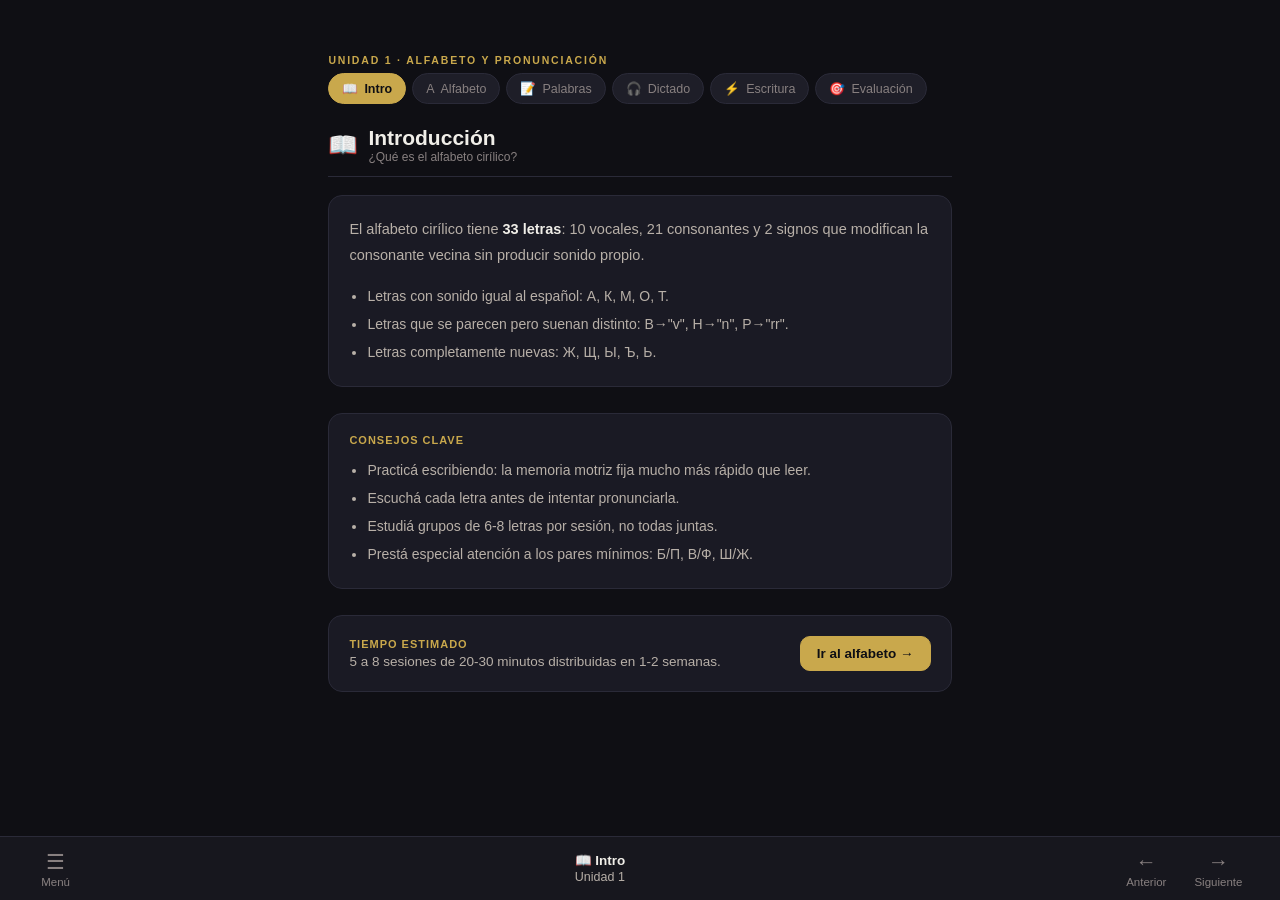
<file: azbuka-1.html>
<!DOCTYPE html>
<html lang="es">
<head>
<meta charset="UTF-8">
<meta name="viewport" content="width=device-width, initial-scale=1.0, maximum-scale=1.0, user-scalable=no, viewport-fit=cover">
<meta name="apple-mobile-web-app-capable" content="yes">
<meta name="apple-mobile-web-app-status-bar-style" content="black-translucent">
<meta name="apple-mobile-web-app-title" content="Азбука">
<title>Азбука — Ruso desde cero</title>
<link rel="stylesheet" href="core.css">
</head>
<body>

<div id="overlay"></div>
<div id="drawer">
  <div class="dh"><a id="homeBtnDrawer" href="index.html">🏠 Inicio</a></div>
  <div class="drawer-search">
    <input type="text" id="drawerSearch" placeholder="Buscar…" autocomplete="off">
  </div>
  <div id="drawerUnits"></div>
  <div id="drawerFoot">
    <button id="themeBtnDrawer" aria-label="Cambiar tema"></button>
  </div>
</div>

<div id="content">
  <section class="view active" id="view-unit1">
    <div class="inner">
      <div id="u1Header"></div>
      <div class="u1tabs" id="pips"></div>
      <div id="u1Content"></div>
    </div>
  </section>
</div>

<nav id="bnav">
  <button class="nb" id="menuBtn"><span class="ni">☰</span><span>Menú</span></button>
  <div id="navMid"><b id="navTitleMain">Inicio</b></div>
  <div style="display:flex;gap:4px;">
    <button class="nb" id="prevBtn" disabled><span class="ni">←</span><span>Anterior</span></button>
    <button class="nb" id="nextBtn" disabled><span class="ni">→</span><span>Siguiente</span></button>
  </div>
</nav>

<div id="toast"></div>

<script src="core.js"></script>
<script src="data-alphabet.js"></script>
<script src="data-diccionario.js"></script>
<script src="data-verbos.js"></script>
<script src="data-casos.js"></script>
<script src="data-azbuka2.js"></script>
<script src="data-azbuka3.js"></script>
<script src="data-dialogos.js"></script>
<script src="data-azbuka1.js"></script>
<script src="data-lexicon.js"></script>
<script>
// ALPHABET y generateQuizQuestion → data-alphabet.js
// DIALOGUES1 (diálogos de esta unidad) → data-azbuka1.js
// sg/ss, tema, TTS, toast, drawer y AZ_UNITS → core.js

// Alias de compatibilidad: el resto de este archivo llama a toast(msg)
const toast = azToast;

const U1S=[
  {id:'intro',    lbl:'Intro',       ic:'📖'},
  {id:'alfabeto', lbl:'Alfabeto',    ic:'А'},
  {id:'palabras', lbl:'Palabras',    ic:'📝'},
  {id:'dictado',  lbl:'Dictado',     ic:'🎧'},
  {id:'ejercicios',lbl:'Escritura',  ic:'⚡'},
  {id:'evaluacion',lbl:'Evaluación', ic:'🎯'},
];
// ── ESTADO ─────────────────────────────────────────
// El dominio de letras y los favoritos de palabras-ejemplo se guardan
// en AZ_PROGRESS.modules.alfabeto — el MISMO bucket que usa el módulo
// independiente alfabeto.html, porque ambos comparten data-alphabet.js.
// Así, dominar una letra acá o en el módulo suelto es un solo progreso.
let ALFA_PROG={};
let NB={favs:[]};
let CURR_VIEW='unit1';
let CURR_SEC=0;

// Alfabeto section sub-state
let alfaView='grid';
let alfaSelected=null;
let alfaFilter='all';
let alfaSearch='';
let alfaShowPron=true;
let alfaShowTr=true;
let alfaQuizQ=null;
let alfaQuizAnswer=null;
let alfaQuizC=0;
let alfaQuizT=0;

function saveAlfa(){ azModule('alfabeto').mastery=ALFA_PROG; azSaveProgress(); }
function saveNB(){ azModule('alfabeto').favorites=NB.favs; azSaveProgress(); }
// Sin gamificación: addXP ya no otorga puntaje, solo registra que se
// completó un ejercicio real (para el dashboard de progreso de la unidad).
function addXP(){ azTouchStudied(); const u=azUnit(1); u.exDone=(u.exDone||0)+1; azSaveProgress(); }

// ── NAVEGACIÓN ───────────────────────────────────
function navTo(view,sec,push){
  if(push===undefined)push=true;
  CURR_VIEW=view;
  if(sec!==undefined)CURR_SEC=sec;
  if(push)history.pushState({view,sec:CURR_SEC},'','');
  renderU1();
  updateNav();
  window.scrollTo({top:0,behavior:'instant'});
}
window.addEventListener('popstate',e=>{
  if(e.state)navTo(e.state.view,e.state.sec,false);
  else navTo('unit1',0,false);
});

// ── BOTTOM NAV ───────────────────────────────────
// El drawer, el tema y el botón de menú ya quedan wireados por
// azWireDrawer() dentro de azInit() — no hace falta repetirlo acá.
function updateNav(){
  const mid=document.getElementById('navMid');
  const pb=document.getElementById('prevBtn');
  const nb2=document.getElementById('nextBtn');
  const s=U1S[CURR_SEC];
  mid.innerHTML=`<b>${s.ic} ${s.lbl}</b><span>Unidad 1</span>`;
  pb.disabled=false;nb2.disabled=false;
  renderU1Tabs();
}
document.getElementById('prevBtn').addEventListener('click',()=>{
  if(CURR_SEC===0)window.location.href='azbuka-index.html';
  else navTo('unit1',CURR_SEC-1);
});
document.getElementById('nextBtn').addEventListener('click',()=>{
  if(CURR_SEC<U1S.length-1)navTo('unit1',CURR_SEC+1);
  else toast('¡Llegaste al final de la Unidad 1! 🎉');
});


// ── HOME ─────────────────────────────────────────
function dominated(){return Object.values(ALFA_PROG).filter(v=>v===2).length;}
function u1Pct(){return Math.round(dominated()/33*100);}

function renderU1Tabs(){
  const el=document.getElementById('pips');
  if(!el)return;
  el.innerHTML='';
  U1S.forEach((s,i)=>{
    const b=document.createElement('button');
    b.className='u1tab'+(i===CURR_SEC?' cu':i<CURR_SEC?' dn':'');
    b.innerHTML=`<span>${s.ic}</span><span>${s.lbl}</span>`;
    b.addEventListener('click',()=>navTo('unit1',i));
    el.appendChild(b);
  });
}

// ── UNIT 1 ───────────────────────────────────────
function renderU1(){
  const hdr=document.getElementById('u1Header');
  if(hdr)hdr.innerHTML=`<div class="ey">Unidad 1 · Alfabeto y pronunciación</div>`;
  renderU1Tabs();
  const el=document.getElementById('u1Content');
  if(!el)return;
  el.innerHTML='';
  const fn={intro:renderIntro,alfabeto:renderAlfabeto,palabras:renderPalabras,dictado:renderDictado,ejercicios:renderEjercicios,evaluacion:renderEvaluacion}[U1S[CURR_SEC].id];
  if(fn)fn(el);
}

// ── INTRO ────────────────────────────────────────
function renderIntro(el){
  el.innerHTML=`
    <div class="sh"><span class="shi">📖</span><div><h2>Introducción</h2><div class="shs">¿Qué es el alfabeto cirílico?</div></div></div>
    <div class="card sb">
      <p style="color:var(--sub);line-height:1.8;font-size:14.5px;margin-bottom:14px;">El alfabeto cirílico tiene <b style="color:var(--text)">33 letras</b>: 10 vocales, 21 consonantes y 2 signos que modifican la consonante vecina sin producir sonido propio.</p>
      <ul style="color:var(--sub);font-size:14px;line-height:2;padding-left:18px;">
        <li>Letras con sonido igual al español: А, К, М, О, Т.</li>
        <li>Letras que se parecen pero suenan distinto: В→"v", Н→"n", Р→"rr".</li>
        <li>Letras completamente nuevas: Ж, Щ, Ы, Ъ, Ь.</li>
      </ul>
    </div>
    <div class="card sb">
      <div style="font-size:11px;font-weight:700;color:var(--gold);letter-spacing:1px;text-transform:uppercase;margin-bottom:10px;">Consejos clave</div>
      <ul style="color:var(--sub);font-size:14px;line-height:2;padding-left:18px;">
        <li>Practicá escribiendo: la memoria motriz fija mucho más rápido que leer.</li>
        <li>Escuchá cada letra antes de intentar pronunciarla.</li>
        <li>Estudiá grupos de 6-8 letras por sesión, no todas juntas.</li>
        <li>Prestá especial atención a los pares mínimos: Б/П, В/Ф, Ш/Ж.</li>
      </ul>
    </div>
    <div class="card" style="display:flex;align-items:center;justify-content:space-between;gap:12px;flex-wrap:wrap;">
      <div><div style="font-size:11px;font-weight:700;color:var(--gold);letter-spacing:1px;text-transform:uppercase;margin-bottom:4px;">Tiempo estimado</div>
      <p style="color:var(--sub);font-size:13.5px;">5 a 8 sesiones de 20-30 minutos distribuidas en 1-2 semanas.</p></div>
      <button class="btn pr" id="goAlfaBtn">Ir al alfabeto →</button>
    </div>`;
  document.getElementById('goAlfaBtn').addEventListener('click',()=>navTo('unit1',1));
}

// ── ALFABETO SECTION ─────────────────────────────
function renderAlfabeto(el){
  el.innerHTML='<div id="alfaWrap"></div>';
  alfaView='grid';alfaFilter='all';alfaSearch='';
  renderAlfa();
}
function renderAlfa(){
  const wrap=document.getElementById('alfaWrap');
  if(!wrap)return;
  wrap.innerHTML='';
  if(alfaView==='grid')alfaGrid(wrap);
  else if(alfaView==='detail')alfaDetail(wrap);
  else if(alfaView==='quiz')alfaQuizView(wrap);
}

function alfaGrid(wrap){
  const dom=dominated();
  const lr=Object.values(ALFA_PROG).filter(v=>v===1).length;
  const pct=Math.round(dom/33*100);
  const filtered=ALPHABET.filter(l=>{
    if(alfaSearch&&!l.upper.includes(alfaSearch)&&!l.lower.includes(alfaSearch)&&!l.name.toLowerCase().includes(alfaSearch.toLowerCase())&&!l.pronunciation.toLowerCase().includes(alfaSearch.toLowerCase()))return false;
    if(alfaFilter==='new'&&(ALFA_PROG[l.id]||0)!==0)return false;
    if(alfaFilter==='lr'&&(ALFA_PROG[l.id]||0)!==1)return false;
    if(alfaFilter==='dm'&&(ALFA_PROG[l.id]||0)!==2)return false;
    return true;
  });
  // header
  const hdr=document.createElement('div');
  hdr.className='sh';
  hdr.innerHTML=`<span class="shi">А</span><div><h2>Alfabeto cirílico</h2><div class="shs">${dom}/33 dominadas · ${lr} aprendiendo · ${pct}%</div></div>`;
  wrap.appendChild(hdr);
  // toolbar
  const tb=document.createElement('div');tb.className='atb';
  const filters=document.createElement('div');filters.style.display='flex';filters.style.gap='6px';filters.style.flexWrap='wrap';
  [['all','Todas'],['new','No estudiadas'],['lr','Aprendiendo'],['dm','Dominadas']].forEach(([k,lbl])=>{
    const b=document.createElement('button');b.className='afb'+(alfaFilter===k?' ac':'');b.textContent=lbl;
    b.addEventListener('click',()=>{alfaFilter=k;renderAlfa();});
    filters.appendChild(b);
  });
  const right=document.createElement('div');right.style.cssText='display:flex;align-items:center;gap:10px;flex-wrap:wrap;';
  const pronLabel=document.createElement('label');pronLabel.style.cssText='font-size:12px;color:var(--muted);display:flex;align-items:center;gap:5px;cursor:pointer;';
  pronLabel.textContent='Pronunciación';
  const pronCb=document.createElement('input');pronCb.type='checkbox';pronCb.checked=alfaShowPron;pronCb.style.accentColor='var(--gold)';
  pronCb.addEventListener('change',()=>{alfaShowPron=pronCb.checked;renderAlfa();});
  pronLabel.prepend(pronCb);
  const srch=document.createElement('input');srch.className='asr';srch.placeholder='Buscar…';srch.value=alfaSearch;
  srch.addEventListener('input',()=>{alfaSearch=srch.value;renderAlfa();});
  right.appendChild(pronLabel);right.appendChild(srch);
  tb.appendChild(filters);tb.appendChild(right);
  wrap.appendChild(tb);
  if(filtered.length===0){wrap.innerHTML+='<div class="empty">Sin resultados para ese filtro.</div>';return;}
  const grid=document.createElement('div');grid.className='agrid';
  filtered.forEach(l=>{
    const st=ALFA_PROG[l.id]||0;
    const stCls=st===2?' dm':st===1?' lr':'';
    const stIc=st===2?`<span class="ast" style="color:var(--green)">●</span>`:st===1?`<span class="ast" style="color:var(--orange)">◑</span>`:'';
    const card=document.createElement('div');card.className='ac2'+stCls;
    const pronShort=l.pronunciation.replace(/Como la? |Como el |en español/gi,'').split(',')[0].slice(0,20);
    card.innerHTML=`${stIc}<div class="au">${l.upper}</div><div class="al">${l.lower}</div><div class="acv">${l.upper}</div>${alfaShowPron?`<div class="ap">${pronShort}</div>`:''}`;
    card.addEventListener('click',()=>{alfaSelected=l;alfaView='detail';renderAlfa();});
    grid.appendChild(card);
  });
  wrap.appendChild(grid);
}

function alfaDetail(wrap){
  const l=alfaSelected;
  if(!l){alfaView='grid';renderAlfa();return;}
  const idx=ALPHABET.findIndex(x=>x.id===l.id);
  const st=ALFA_PROG[l.id]||0;

  const bk=document.createElement('button');bk.className='abk';bk.innerHTML='← Volver al alfabeto';
  bk.addEventListener('click',()=>{alfaView='grid';renderAlfa();});
  wrap.appendChild(bk);

  // hero
  const hero=document.createElement('div');hero.className='dh2';
  const glyph=document.createElement('div');glyph.className='dg';
  glyph.innerHTML=`<div class="dbig">${l.upper}</div><div class="dsml">${l.lower}</div><div class="dcur">${l.upper} ${l.lower}</div>`;
  const info=document.createElement('div');info.className='di';info.style.flex='1';
  info.innerHTML=`<h3>${l.name}</h3><span class="pch">/${l.translit}/</span><div style="font-size:13px;color:var(--sub);margin-bottom:10px;line-height:1.6;">${l.pronunciation}</div>`;
  const navBtns=document.createElement('div');navBtns.style.cssText='display:flex;gap:7px;flex-wrap:wrap;margin-bottom:10px;';
  const playBtn=document.createElement('button');playBtn.className='psm';playBtn.textContent='▶';
  playBtn.addEventListener('click',()=>speak(l.upper));
  const prevLBtn=document.createElement('button');prevLBtn.className='btn';prevLBtn.textContent='← Anterior';prevLBtn.style.fontSize='12px';
  prevLBtn.addEventListener('click',()=>{alfaSelected=ALPHABET[(idx-1+33)%33];renderAlfa();});
  const nextLBtn=document.createElement('button');nextLBtn.className='btn';nextLBtn.textContent='Siguiente →';nextLBtn.style.fontSize='12px';
  nextLBtn.addEventListener('click',()=>{alfaSelected=ALPHABET[(idx+1)%33];renderAlfa();});
  navBtns.appendChild(playBtn);navBtns.appendChild(prevLBtn);navBtns.appendChild(nextLBtn);
  info.appendChild(navBtns);
  // status buttons
  const stbs=document.createElement('div');stbs.className='stbs';
  [['○ No estudiada',0,''],['◑ Aprendiendo',1,'s1'],['● Dominada',2,'s2']].forEach(([lbl,val,cls])=>{
    const b=document.createElement('button');b.className='stb'+(st===val?' '+cls:'');b.textContent=lbl;
    b.addEventListener('click',()=>{
      ALFA_PROG[l.id]=val;saveAlfa();
      if(val===2)addXP(3);else if(val===1)addXP(1);
      renderAlfa();
    });
    stbs.appendChild(b);
  });
  info.appendChild(stbs);
  hero.appendChild(glyph);hero.appendChild(info);
  wrap.appendChild(hero);

  // detail cards
  const dgrid=document.createElement('div');dgrid.className='dgrid';
  [{lbl:'Cómo pronunciarlo',col:'var(--gold)',txt:`<p>${l.details.description}</p><p style="margin-top:7px;"><strong>Parecido en español:</strong> ${l.details.similar}</p>`},
   {lbl:'Errores comunes',col:'var(--orange)',txt:`<p>${l.details.mistakes}</p><p style="margin-top:7px;"><strong style="color:var(--orange)">Consejo:</strong> ${l.details.tips}</p>`}
  ].forEach(({lbl,col,txt})=>{
    const db=document.createElement('div');db.className='db';
    db.innerHTML=`<div class="dbl" style="color:${col};">${lbl}</div>${txt}`;
    dgrid.appendChild(db);
  });
  wrap.appendChild(dgrid);
  const sim=document.createElement('div');sim.className='db';sim.style.marginBottom='12px';
  sim.innerHTML=`<div class="dbl" style="color:var(--purple);">Letras similares</div><p>${l.details.similar_letters}</p>`;
  wrap.appendChild(sim);

  // words
  const wcard=document.createElement('div');wcard.className='card';
  const whdr=document.createElement('div');whdr.style.cssText='display:flex;align-items:center;justify-content:space-between;margin-bottom:12px;';
  whdr.innerHTML=`<div style="font-size:11px;font-weight:700;color:var(--text);letter-spacing:.8px;text-transform:uppercase;">Palabras de práctica</div>`;
  const trLabel=document.createElement('label');trLabel.style.cssText='font-size:12px;color:var(--muted);display:flex;align-items:center;gap:5px;cursor:pointer;';
  trLabel.textContent='Transliteración';
  const trCb=document.createElement('input');trCb.type='checkbox';trCb.checked=alfaShowTr;trCb.style.accentColor='var(--gold)';
  trCb.addEventListener('change',()=>{alfaShowTr=trCb.checked;renderAlfa();});
  trLabel.prepend(trCb);whdr.appendChild(trLabel);wcard.appendChild(whdr);
  l.words.forEach(w=>{
    const highlighted=[...w.cyrillic].map(ch=>ch===l.upper||ch===l.lower?`<span class="hi">${ch}</span>`:ch).join('');
    const row=document.createElement('div');row.className='wr';
    row.innerHTML=`<div style="flex:1;"><div class="wru">${highlighted}</div><div class="wcv">${w.cyrillic}</div>${alfaShowTr?`<div class="wtr">/${w.translit}/</div>`:''}<div class="wes">${w.meaning}</div><div style="font-size:10.5px;color:var(--muted);margin-top:2px;">${w.note}</div></div>`;
    const pb2=document.createElement('button');pb2.className='psm';pb2.textContent='▶';
    pb2.addEventListener('click',()=>speak(w.cyrillic));
    const favId=l.id+'_'+w.cyrillic;
    const fb=document.createElement('button');fb.className='psm';fb.title='Favorito';
    fb.textContent='★';fb.style.color=NB.favs.includes(favId)?'var(--gold)':'var(--muted)';
    fb.addEventListener('click',()=>{
      const i=NB.favs.indexOf(favId);
      if(i>=0)NB.favs.splice(i,1);else NB.favs.push(favId);
      saveNB();fb.style.color=NB.favs.includes(favId)?'var(--gold)':'var(--muted)';
    });
    row.appendChild(pb2);row.appendChild(fb);wcard.appendChild(row);
  });
  wrap.appendChild(wcard);
}

function alfaStartQuiz(letter){
  alfaSelected=letter;
  alfaQuizQ=generateQuizQuestion(letter,ALPHABET);
  alfaQuizAnswer=null;
  alfaView='quiz';
  renderAlfa();
}

function alfaQuizView(wrap){
  const l=alfaSelected;
  const q=alfaQuizQ;
  if(!l||!q){alfaView='grid';renderAlfa();return;}
  const bk=document.createElement('button');bk.className='abk';bk.textContent='← Volver al alfabeto';
  bk.addEventListener('click',()=>{alfaView='grid';renderAlfa();});
  wrap.appendChild(bk);
  const score=document.createElement('div');score.style.cssText='display:flex;gap:10px;margin-bottom:12px;';
  score.innerHTML=`<div class="sc" style="padding:7px 12px;"><span style="font-size:12.5px;color:var(--muted)">Correctas: <b style="color:var(--text)">${alfaQuizC}</b></span></div><div class="sc" style="padding:7px 12px;"><span style="font-size:12.5px;color:var(--muted)">Total: <b style="color:var(--text)">${alfaQuizT}</b></span></div>`;
  wrap.appendChild(score);
  const card=document.createElement('div');card.className='card';
  card.innerHTML=`<div style="text-align:center;margin-bottom:14px;"><div style="font-family:var(--serif);font-size:50px;color:var(--gold);">${l.upper}</div></div><div class="qq">${q.question}</div>${q.hint?`<div class="qh">${q.hint}</div>`:''}`;
  const opts=document.createElement('div');opts.className='qopts';
  const answered=alfaQuizAnswer!==null;
  q.options.forEach(o=>{
    const btn=document.createElement('button');btn.className='qo';btn.textContent=o.text;
    if(answered){
      if(o.isCorrect)btn.classList.add('co');
      else if(o.id===alfaQuizAnswer&&!o.isCorrect)btn.classList.add('wr2');
      btn.disabled=true;
    } else {
      btn.addEventListener('click',()=>{
        alfaQuizAnswer=o.id;alfaQuizT++;
        if(o.isCorrect){alfaQuizC++;addXP(2);if((ALFA_PROG[l.id]||0)<2){ALFA_PROG[l.id]=Math.min(2,(ALFA_PROG[l.id]||0)+1);saveAlfa();}}
        renderAlfa();
      });
    }
    opts.appendChild(btn);
  });
  card.appendChild(opts);
  if(answered){
    const res=document.createElement('div');res.style.cssText='margin-top:14px;padding:11px;border-radius:10px;background:var(--bg2);font-size:13.5px;color:var(--sub);line-height:1.6;';
    res.textContent=l.pronunciation;
    const nxt=document.createElement('button');nxt.className='btn pr';nxt.style.cssText='margin-top:10px;width:100%;';nxt.textContent='Siguiente →';
    nxt.addEventListener('click',()=>{
      alfaSelected=ALPHABET[Math.floor(Math.random()*33)];
      alfaQuizQ=generateQuizQuestion(alfaSelected,ALPHABET);
      alfaQuizAnswer=null;
      renderAlfa();
    });
    card.appendChild(res);card.appendChild(nxt);
  }
  wrap.appendChild(card);
}

// ── PALABRAS ─────────────────────────────────────
function allWords(){
  const out=[];
  ALPHABET.forEach(l=>l.words.forEach((w,wi)=>out.push({id:l.id+'_'+wi,ru:w.cyrillic,tr:w.translit,es:w.meaning})));
  return out;
}
function renderPalabras(el){
  const words=allWords();
  const hdr=document.createElement('div');hdr.className='sh';
  hdr.innerHTML=`<span class="shi">📝</span><div><h2>Palabras de práctica</h2><div class="shs">${words.length} palabras · tocá ▶ para escuchar</div></div>`;
  el.appendChild(hdr);
  words.forEach(w=>{
    const isFav=NB.favs.includes(w.id);
    const card=document.createElement('div');card.className='wcard';
    const ru=document.createElement('div');ru.className='wru';ru.textContent=w.ru;
    const info=document.createElement('div');info.className='wi';
    info.innerHTML=`<div class="wtr">[${w.tr}]</div><div class="wes">${w.es}</div>`;
    const pb2=document.createElement('button');pb2.className='psm';pb2.textContent='▶';
    pb2.addEventListener('click',()=>speak(w.ru));
    const fb=document.createElement('button');fb.className='wfav';fb.textContent='★';
    fb.style.color=isFav?'var(--gold)':'var(--muted)';
    fb.addEventListener('click',()=>{
      const i=NB.favs.indexOf(w.id);
      if(i>=0)NB.favs.splice(i,1);else NB.favs.push(w.id);
      saveNB();fb.style.color=NB.favs.includes(w.id)?'var(--gold)':'var(--muted)';
    });
    card.appendChild(ru);card.appendChild(info);card.appendChild(pb2);card.appendChild(fb);
    el.appendChild(card);
  });
}

// ── DIÁLOGOS ─────────────────────────────────────
function renderDialogos(el){
  const hdr=document.createElement('div');hdr.className='sh';
  hdr.innerHTML=`<span class="shi">💬</span><div><h2>Mini diálogos</h2><div class="shs">Primeras conversaciones con audio</div></div>`;
  el.appendChild(hdr);
  DIALOGUES1.forEach(d=>{
    const card=document.createElement('div');card.className='card sb';
    const title=document.createElement('div');title.style.cssText='font-size:11px;font-weight:700;color:var(--gold);letter-spacing:1px;text-transform:uppercase;margin-bottom:12px;';
    title.textContent=d.title;card.appendChild(title);
    d.lines.forEach(([tag,ru,tr,es])=>{
      const line=document.createElement('div');line.className='dll';
      const t=document.createElement('div');t.className='dlt';t.textContent=tag;
      const b=document.createElement('div');b.className='dlb';
      const ruDiv=document.createElement('div');ruDiv.className='dlr';ruDiv.textContent=ru;
      const pb2=document.createElement('button');pb2.className='psm';pb2.textContent='▶';pb2.style.display='inline-flex';pb2.style.verticalAlign='middle';pb2.style.marginLeft='6px';
      pb2.addEventListener('click',()=>speak(ru));
      ruDiv.appendChild(pb2);
      b.innerHTML=`<div class="dltr">[${tr}]</div><div class="dles">${es}</div>`;
      b.prepend(ruDiv);
      line.appendChild(t);line.appendChild(b);card.appendChild(line);
    });
    el.appendChild(card);
  });
}

// ── EXERCISE ENGINE ──────────────────────────────
function rnd(a){return a[Math.floor(Math.random()*a.length)];}
function shuf(a){return[...a].sort(()=>Math.random()-.5);}
function smpl(a,n){return shuf(a).slice(0,n);}
function norm(s){return s.trim().toLowerCase().replace(/ё/g,'е').normalize('NFD').replace(/[\u0300-\u036f]/g,'');}

function genEx(kind){
  const words=allWords();
  switch(kind){
    case 'letter_name':{const l=rnd(ALPHABET),ops=smpl(ALPHABET.filter(x=>x.id!==l.id),3).map(x=>x.name);ops.push(l.name);return{kind,prompt:'¿Cómo se llama esta letra?',cy:l.upper+' '+l.lower,options:shuf(ops),answer:l.name,explain:`La letra ${l.upper}${l.lower} se llama "${l.name}" y suena /${l.translit}/. ${l.details.description}`};}
    case 'letter_sound':{const l=rnd(ALPHABET),ops=smpl(ALPHABET.filter(x=>x.id!==l.id),3).map(x=>x.pronunciation.split(',')[0].slice(0,32));ops.push(l.pronunciation.split(',')[0].slice(0,32));return{kind,prompt:'¿Cómo suena esta letra?',cy:l.upper+' '+l.lower,options:shuf(ops),answer:l.pronunciation.split(',')[0].slice(0,32),explain:l.pronunciation+'. '+l.details.similar};}
    case 'ru_to_es':{const w=rnd(words),ops=smpl(words.filter(x=>x.id!==w.id),3).map(x=>x.es);ops.push(w.es);return{kind,prompt:'¿Qué significa esta palabra?',cy:w.ru,options:shuf(ops),answer:w.es,explain:`"${w.ru}" [${w.tr}] significa "${w.es}".`};}
    case 'es_to_ru':{const w=rnd(words),ops=smpl(words.filter(x=>x.id!==w.id),3).map(x=>x.ru);ops.push(w.ru);return{kind,prompt:`¿Cómo se escribe "${w.es}" en cirílico?`,options:shuf(ops),answer:w.ru,explain:`"${w.es}" se escribe "${w.ru}" [${w.tr}].`};}
    case 'fill_letter':{const w=rnd(words);const cs=[...w.ru];const gi=Math.floor(Math.random()*cs.length);const ans=cs[gi];const msk=cs.map((c,i)=>i===gi?'_':c).join('');return{kind,prompt:`Completá la letra que falta (significa "${w.es}"):`,cy:msk,inputAnswer:ans,explain:`La palabra completa es "${w.ru}" [${w.tr}] — ${w.es}.`};}
    case 'order_letters':{const w=rnd(words);return{kind,prompt:`Ordená las letras → "${w.es}":`,tiles:shuf([...w.ru]),answer:w.ru,explain:`La palabra es "${w.ru}" [${w.tr}].`};}
    case 'write_ru_es':{const w=rnd(words);return{kind,prompt:'Traducí al español:',cy:w.ru,inputAnswer:w.es,explain:`"${w.ru}" [${w.tr}] significa "${w.es}".`};}
    case 'write_es_ru':{const w=rnd(words);return{kind,prompt:'Escribí en cirílico:',promptWord:w.es,inputAnswer:w.ru,explain:`"${w.es}" se escribe "${w.ru}" [${w.tr}].`};}
    case 'listen_choose':{const w=rnd(words),ops=smpl(words.filter(x=>x.id!==w.id),3).map(x=>x.ru);ops.push(w.ru);return{kind,prompt:'Escuchá y elegí la palabra:',audio:w.ru,options:shuf(ops),answer:w.ru,explain:`Escuchaste "${w.ru}" [${w.tr}] — ${w.es}.`};}
    case 'listen_write':{const w=rnd(words);return{kind,prompt:'Escuchá y escribí en cirílico:',audio:w.ru,inputAnswer:w.ru,explain:`La palabra era "${w.ru}" [${w.tr}] — ${w.es}.`};}
    case 'true_false':{const l=rnd(ALPHABET);const it=Math.random()>.5;const sn=it?l.name:rnd(ALPHABET.filter(x=>x.id!==l.id)).name;return{kind,prompt:`¿La letra ${l.upper}${l.lower} se llama "${sn}"?`,options:['Verdadero','Falso'],answer:it?'Verdadero':'Falso',explain:`La letra ${l.upper}${l.lower} se llama "${l.name}".`};}
    default: return genEx('ru_to_es');
  }
}
function kindLbl(k){return({'letter_name':'Letras','letter_sound':'Sonidos','ru_to_es':'Cirílico→Español','es_to_ru':'Español→Cirílico','fill_letter':'Completar','order_letters':'Ordenar','write_ru_es':'Traducción RU→ES','write_es_ru':'Traducción ES→RU','listen_choose':'Escuchar y elegir','listen_write':'Dictado','true_false':'Verdadero/Falso'})[k]||k;}

function runSession(container,kinds,count,onFinish){
  let i=0,correct=0;
  const t0=Date.now();
  const queue=Array.from({length:count},()=>genEx(rnd(kinds)));
  function step(){
    if(i>=queue.length){
      { const u=azUnit(1); u.timeSec=(u.timeSec||0)+Math.round((Date.now()-t0)/1000); azSaveProgress(); }
      if(onFinish)return onFinish(correct,queue.length);
      container.innerHTML=`<div class="excard es2"><div class="ey">Sesión completa</div><div class="scr">${correct}/${queue.length}</div><p style="color:var(--muted);margin-top:6px;">${Math.round(correct/queue.length*100)}% de aciertos</p></div>`;
      const rb=document.createElement('button');rb.className='btn pr';rb.textContent='Otra ronda';rb.style.marginTop='14px';
      rb.addEventListener('click',()=>{container.innerHTML='';runSession(container,kinds,count,onFinish);});
      container.querySelector('.excard').appendChild(rb);
      return;
    }
    const ex=queue[i];
    const wrap=document.createElement('div');wrap.style.maxWidth='600px';
    const pbar=document.createElement('div');pbar.className='epb';pbar.innerHTML=`<div style="width:${Math.round(i/queue.length*100)}%"></div>`;
    const card=document.createElement('div');card.className='excard';
    card.innerHTML=`<div class="exkind">${kindLbl(ex.kind)} · ${i+1}/${queue.length}</div>
      <div class="exq">${ex.prompt}${ex.cy?`<span class="excy">${ex.cy}</span>`:''}${ex.promptWord?`<div style="font-size:22px;color:var(--gold);font-weight:600;margin:8px 0;">${ex.promptWord}</div>`:''}</div>
      <div id="exBody"></div><div class="fb" id="exFB"></div>
      <div class="exac"><button class="btn gh" id="exSkip">Saltar</button><button class="btn pr" id="exCheck" style="display:none;">Comprobar</button><button class="btn pr" id="exNext" style="display:none;">Siguiente →</button></div>`;
    wrap.appendChild(pbar);wrap.appendChild(card);
    container.innerHTML='';container.appendChild(wrap);
    buildExBody(ex);
    document.getElementById('exSkip').addEventListener('click',()=>{i++;container.innerHTML='';step();});
    document.getElementById('exNext').addEventListener('click',()=>{i++;container.innerHTML='';step();});
  }
  function buildExBody(ex){
    const body=document.getElementById('exBody');
    if(ex.audio){
      const ab=document.createElement('button');ab.className='btn';ab.textContent='▶ Escuchar';
      ab.addEventListener('click',()=>speak(ex.audio));body.appendChild(ab);
      body.appendChild(document.createElement('br'));
      setTimeout(()=>speak(ex.audio),300);
    }
    if(ex.options){
      const g=document.createElement('div');g.className='og';
      ex.options.forEach(opt=>{
        const b=document.createElement('button');b.className='oo';b.textContent=opt;
        b.addEventListener('click',()=>submitEx(ex,opt,b,g));
        g.appendChild(b);
      });
      body.appendChild(g);
    } else if(ex.tiles){
      let chosen=[]; // array of indices into ex.tiles
      const poolBtns=[];
      const drop=document.createElement('div');drop.className='drop';
      const pool=document.createElement('div');pool.className='pool';
      function renderDrop(){
        drop.innerHTML='';
        chosen.forEach((idx,pos)=>{
          const c=document.createElement('button');c.className='tl';c.textContent=ex.tiles[idx];
          c.title='Tocá para sacarla';
          c.addEventListener('click',()=>{
            chosen.splice(pos,1);
            poolBtns[idx].disabled=false;poolBtns[idx].style.opacity='1';
            renderDrop();
          });
          drop.appendChild(c);
        });
      }
      ex.tiles.forEach((ch,idx)=>{
        const t=document.createElement('button');t.className='tl';t.textContent=ch;
        t.addEventListener('click',()=>{
          if(t.disabled)return;
          t.disabled=true;t.style.opacity='.2';
          chosen.push(idx);
          renderDrop();
        });
        poolBtns.push(t);
        pool.appendChild(t);
      });
      body.appendChild(drop);body.appendChild(pool);
      const ck=document.getElementById('exCheck');ck.style.display='inline-flex';
      ck.addEventListener('click',()=>submitEx(ex,chosen.map(idx=>ex.tiles[idx]).join(''),null,null));
    } else if(ex.inputAnswer!==undefined){
      const inp=document.createElement('input');inp.className='ti';inp.placeholder='Escribí tu respuesta…';
      body.appendChild(inp);inp.focus();
      const ck=document.getElementById('exCheck');ck.style.display='inline-flex';
      const go=()=>submitEx(ex,inp.value,inp,null);
      ck.addEventListener('click',go);
      inp.addEventListener('keydown',e=>{if(e.key==='Enter')go();});
    }
  }
  function submitEx(ex,given,node,grid){
    const ans=ex.answer!==undefined?ex.answer:ex.inputAnswer;
    const ok=norm(given)===norm(ans);
    correct+=ok?1:0;
    addXP();
    if(grid)grid.querySelectorAll('.oo').forEach(o=>{if(o.textContent===ans)o.classList.add('co');else if(o.textContent===given&&!ok)o.classList.add('wr2');o.disabled=true;});
    if(node&&node.tagName==='INPUT'){node.classList.add(ok?'co':'wr2');node.disabled=true;}
    document.querySelectorAll('#exBody .oo,#exBody .tl').forEach(x=>x.disabled=true);
    document.getElementById('exCheck').style.display='none';
    document.getElementById('exSkip').style.display='none';
    document.getElementById('exNext').style.display='inline-flex';
    const fb=document.getElementById('exFB');
    fb.className='fb show '+(ok?'ok':'bad');
    fb.innerHTML=(ok?'<b>✓ Correcto.</b> ':'<b>✗ Incorrecto.</b> ')+ex.explain;
  }
  step();
}

// ── DICTADO ──────────────────────────────────────
function renderDictado(el){
  const hdr=document.createElement('div');hdr.className='sh';
  hdr.innerHTML=`<span class="shi">🎧</span><div><h2>Dictado</h2><div class="shs">Escuchá y escribí en cirílico</div></div>`;
  el.appendChild(hdr);
  const shell=document.createElement('div');el.appendChild(shell);
  runSession(shell,['listen_write','listen_choose'],8);
}

// ── EJERCICIOS ───────────────────────────────────
function renderEjercicios(el){
  const hdr=document.createElement('div');hdr.className='sh';
  hdr.innerHTML=`<span class="shi">⚡</span><div><h2>Escritura activa</h2><div class="shs">Traducción, completar palabras y ordenar letras</div></div>`;
  el.appendChild(hdr);
  const shell=document.createElement('div');el.appendChild(shell);
  runSession(shell,['fill_letter','order_letters','write_ru_es','write_es_ru','listen_write'],12);
}

// ── EVALUACIÓN ───────────────────────────────────
function renderEvaluacion(el){
  const hdr=document.createElement('div');hdr.className='sh';
  hdr.innerHTML=`<span class="shi">🎯</span><div><h2>Evaluación</h2><div class="shs">Examen de la Unidad 1 — necesitás 80% para aprobar</div></div>`;
  el.appendChild(hdr);
  const intro=document.createElement('div');intro.className='card sb';
  intro.innerHTML=`<p style="color:var(--sub);font-size:14.5px;margin-bottom:16px;">22 preguntas combinando todos los tipos: letras, sonidos, traducción escrita, dictado, completar y ordenar.</p>`;
  const startBtn=document.createElement('button');startBtn.className='btn pr';startBtn.textContent='Empezar examen';
  const area=document.createElement('div');area.id='examArea';
  startBtn.addEventListener('click',()=>{
    intro.style.display='none';area.innerHTML='';
    const ALL=['ru_to_es','es_to_ru','fill_letter','order_letters','write_ru_es','write_es_ru','listen_choose','listen_write'];
    runSession(area,ALL,22,(correct,total)=>{
      const pct=Math.round(correct/total*100);addXP(pct>=80?30:10);
      area.innerHTML=`<div class="excard es2">
        <div class="ey">${pct>=80?'¡Aprobado!':'Seguí practicando'}</div>
        <div class="scr">${pct}%</div>
        <p style="color:var(--muted);margin-top:5px;">${correct} de ${total} respuestas correctas</p>
        ${pct>=80?`<p style="color:var(--green);margin-top:12px;">Dominás la Unidad 1.</p>`:
        `<div class="rl"><p style="color:var(--text);margin-bottom:7px;font-weight:600;">Antes de reintentar:</p><ul><li>Repasá las letras en la sección Alfabeto.</li><li>Practicá el dictado y la escritura activa.</li></ul></div>`}
        </div>`;
      const btns=document.createElement('div');btns.style.cssText='display:flex;gap:8px;margin-top:14px;flex-wrap:wrap;justify-content:center;';
      const r=document.createElement('button');r.className='btn pr';r.textContent='Reintentar';
      r.addEventListener('click',()=>{area.innerHTML='';intro.style.display='';startBtn.textContent='Empezar examen';});
      const a=document.createElement('button');a.className='btn';a.textContent='Ir al alfabeto';
      a.addEventListener('click',()=>navTo('unit1',1));
      btns.appendChild(r);btns.appendChild(a);area.querySelector('.excard').appendChild(btns);
    });
  });
  intro.appendChild(startBtn);el.appendChild(intro);el.appendChild(area);
}

// ── INIT ─────────────────────────────────────────
async function init(){
  await azInit({activeType:'unit', activeId:1}); // tema + progreso + drawer, todo en uno
  ALFA_PROG = azModule('alfabeto').mastery || {};
  NB.favs = azModule('alfabeto').favorites || [];
  history.replaceState({view:'unit1',sec:0},'','');
  navTo('unit1',0,false);
}
init();

</script>
</body>
</html>
</file>
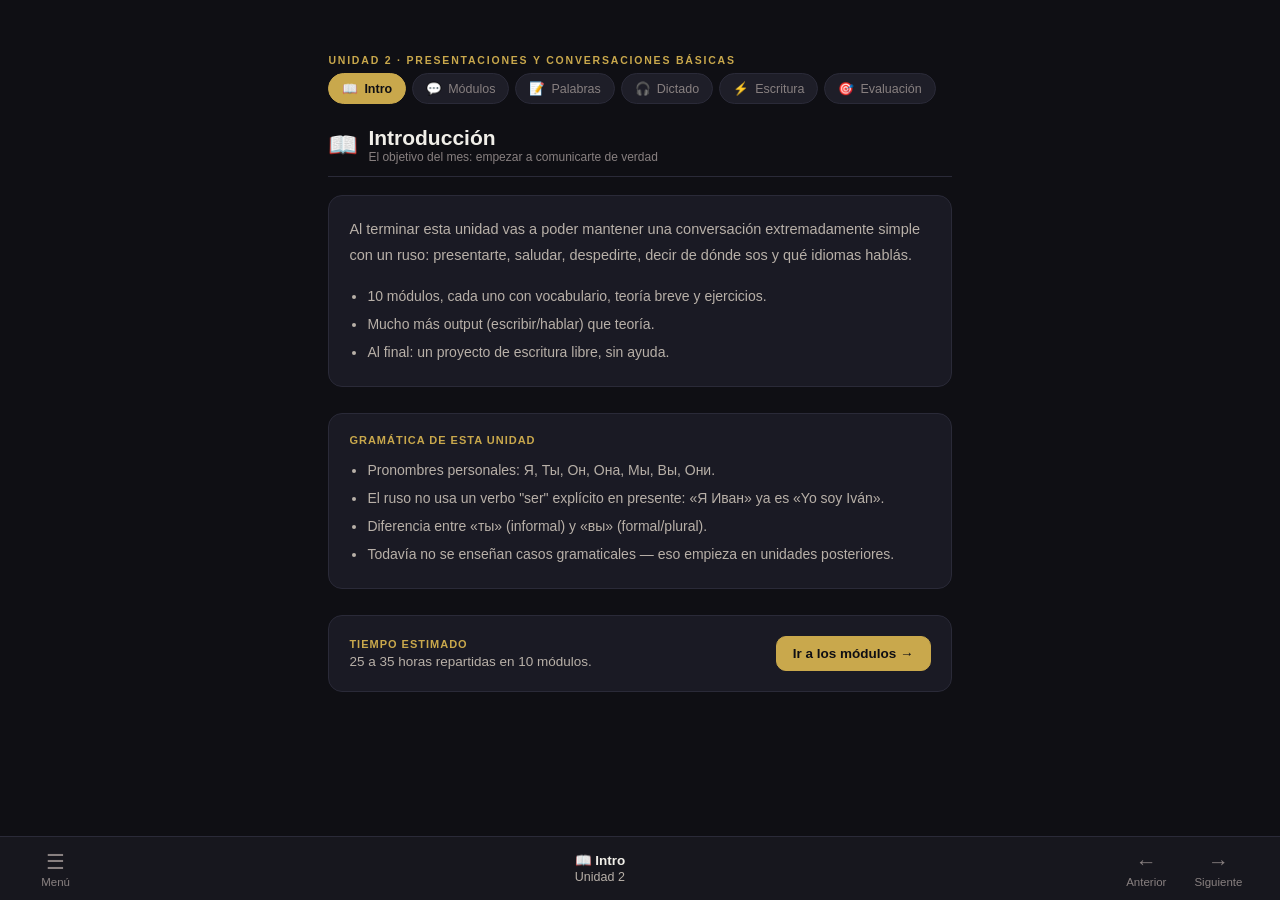
<file: azbuka-2.html>
<!DOCTYPE html>
<html lang="es">
<head>
<meta charset="UTF-8">
<meta name="viewport" content="width=device-width, initial-scale=1.0, maximum-scale=1.0, user-scalable=no, viewport-fit=cover">
<meta name="apple-mobile-web-app-capable" content="yes">
<meta name="apple-mobile-web-app-status-bar-style" content="black-translucent">
<meta name="apple-mobile-web-app-title" content="Азбука">
<title>Азбука — Unidad 2 · Presentaciones</title>
<link rel="stylesheet" href="core.css">
</head>
<body>

<div id="overlay"></div>
<div id="drawer">
  <div class="dh"><a id="homeBtnDrawer" href="index.html">🏠 Inicio</a></div>
  <div class="drawer-search">
    <input type="text" id="drawerSearch" placeholder="Buscar…" autocomplete="off">
  </div>
  <div id="drawerUnits"></div>
  <div id="drawerFoot"><button id="themeBtnDrawer" aria-label="Cambiar tema"></button></div>
</div>

<div id="content">
  <section class="view active" id="view-unit2">
    <div class="inner">
      <div id="u2Header"></div>
      <div class="u1tabs" id="pips2"></div>
      <div id="u2Content"></div>
    </div>
  </section>
</div>

<nav id="bnav">
  <button class="nb" id="menuBtn"><span class="ni">☰</span><span>Menú</span></button>
  <div id="navMid"><b id="navTitleMain"></b></div>
  <div style="display:flex;gap:4px;">
    <button class="nb" id="prevBtn"><span class="ni">←</span><span>Anterior</span></button>
    <button class="nb" id="nextBtn"><span class="ni">→</span><span>Siguiente</span></button>
  </div>
</nav>
<div id="toast"></div>

<script src="core.js"></script>
<script src="data-alphabet.js"></script>
<script src="data-diccionario.js"></script>
<script src="data-verbos.js"></script>
<script src="data-casos.js"></script>
<script src="data-azbuka2.js"></script>
<script src="data-azbuka3.js"></script>
<script src="data-dialogos.js"></script>
<script src="data-azbuka1.js"></script>
<script src="data-lexicon.js"></script>
<script>
// sg/ss, tema, TTS, toast, drawer y AZ_UNITS → core.js
const toast = azToast; // alias de compatibilidad

const U2S=[
  {id:'intro',     lbl:'Intro',      ic:'📖'},
  {id:'modulos',   lbl:'Módulos',    ic:'💬'},
  {id:'palabras',  lbl:'Palabras',   ic:'📝'},
  {id:'dictado',   lbl:'Dictado',    ic:'🎧'},
  {id:'ejercicios',lbl:'Escritura',  ic:'⚡'},
  {id:'evaluacion',lbl:'Evaluación', ic:'🎯'},
];


// ── STATE Unidad 2 ───────────────────────────────
let MOD2_PROG={}; // {moduleId: 0|1|2}  0=nuevo 1=en progreso 2=dominado
let mod2View='grid';
let mod2Selected=null;
let LAST_WRONG2=[]; // últimos ítems fallados, para el repaso inteligente

function saveMod2(){ azUnit(2).mod2=MOD2_PROG; azSaveProgress(); }
function words2(){
  const out=[];
  MODULES2.forEach(m=>m.vocab.forEach((w,wi)=>out.push({id:m.id+'_'+wi,ru:w.ru,tr:w.tr,es:w.es,moduleId:m.id})));
  return out;
}
function mod2Dominated(){return Object.values(MOD2_PROG).filter(v=>v===2).length;}
function u2Pct(){return Math.round(mod2Dominated()/MODULES2.filter(m=>m.vocab.length).length*100);}

// ── UNIDAD 2 — RENDER PRINCIPAL ──────────────────
function renderU2(){
  const hdr=document.getElementById('u2Header');
  if(hdr)hdr.innerHTML=`<div class="ey">Unidad 2 · Presentaciones y conversaciones básicas</div>`;
  renderU2Tabs();
  const el=document.getElementById('u2Content');
  if(!el)return;
  el.innerHTML='';
  const fn={intro:renderIntro2,modulos:renderModulos,palabras:renderPalabras2,dictado:renderDictado2,ejercicios:renderEjercicios2,evaluacion:renderEvaluacion2}[U2S[CURR_SEC].id];
  if(fn)fn(el);
}
function renderU2Tabs(){
  const el=document.getElementById('pips2');
  if(!el)return;
  el.innerHTML='';
  U2S.forEach((s,i)=>{
    const b=document.createElement('button');
    b.className='u1tab'+(i===CURR_SEC?' cu':i<CURR_SEC?' dn':'');
    b.innerHTML=`<span>${s.ic}</span><span>${s.lbl}</span>`;
    b.addEventListener('click',()=>navTo(i));
    el.appendChild(b);
  });
}

// ── INTRO ─────────────────────────────────────────
function renderIntro2(el){
  el.innerHTML=`
    <div class="sh"><span class="shi">📖</span><div><h2>Introducción</h2><div class="shs">El objetivo del mes: empezar a comunicarte de verdad</div></div></div>
    <div class="card sb">
      <p style="color:var(--sub);line-height:1.8;font-size:14.5px;margin-bottom:14px;">Al terminar esta unidad vas a poder mantener una conversación extremadamente simple con un ruso: presentarte, saludar, despedirte, decir de dónde sos y qué idiomas hablás.</p>
      <ul style="color:var(--sub);font-size:14px;line-height:2;padding-left:18px;">
        <li>10 módulos, cada uno con vocabulario, teoría breve y ejercicios.</li>
        <li>Mucho más output (escribir/hablar) que teoría.</li>
        <li>Al final: un proyecto de escritura libre, sin ayuda.</li>
      </ul>
    </div>
    <div class="card sb">
      <div style="font-size:11px;font-weight:700;color:var(--gold);letter-spacing:1px;text-transform:uppercase;margin-bottom:10px;">Gramática de esta unidad</div>
      <ul style="color:var(--sub);font-size:14px;line-height:2;padding-left:18px;">
        <li>Pronombres personales: Я, Ты, Он, Она, Мы, Вы, Они.</li>
        <li>El ruso no usa un verbo "ser" explícito en presente: «Я Иван» ya es «Yo soy Iván».</li>
        <li>Diferencia entre «ты» (informal) y «вы» (formal/plural).</li>
        <li>Todavía no se enseñan casos gramaticales — eso empieza en unidades posteriores.</li>
      </ul>
    </div>
    <div class="card" style="display:flex;align-items:center;justify-content:space-between;gap:12px;flex-wrap:wrap;">
      <div><div style="font-size:11px;font-weight:700;color:var(--gold);letter-spacing:1px;text-transform:uppercase;margin-bottom:4px;">Tiempo estimado</div>
      <p style="color:var(--sub);font-size:13.5px;">25 a 35 horas repartidas en 10 módulos.</p></div>
      <button class="btn pr" id="goModBtn">Ir a los módulos →</button>
    </div>`;
  document.getElementById('goModBtn').addEventListener('click',()=>navTo(1));
}

// ── MÓDULOS (grid + detalle) ─────────────────────
function renderModulos(el){
  el.innerHTML='<div id="mod2Wrap"></div>';
  mod2View='grid';
  renderMod2();
}
function renderMod2(){
  const wrap=document.getElementById('mod2Wrap');
  if(!wrap)return;
  wrap.innerHTML='';
  if(mod2View==='grid')mod2Grid(wrap);
  else if(mod2View==='detail')mod2Detail(wrap);
}
function mod2Grid(wrap){
  const hdr=document.createElement('div');hdr.className='sh';
  hdr.innerHTML=`<span class="shi">💬</span><div><h2>Los 10 módulos</h2><div class="shs">${mod2Dominated()} de 8 módulos con vocabulario dominados</div></div>`;
  wrap.appendChild(hdr);
  const grid=document.createElement('div');grid.className='ugrid';
  MODULES2.forEach(m=>{
    const st=MOD2_PROG[m.id]||0;
    const d=document.createElement('div');d.className='uc';
    d.innerHTML=`<div class="un">${String(m.id).padStart(2,'0')}</div>
      <div class="ut">${m.icon} ${m.title}</div>
      <div class="ud">${m.objective}</div>
      <div class="stbs"><span class="stb s${st}">${st===2?'Dominado':st===1?'En progreso':'Nuevo'}</span>${m.vocab.length?`<span class="stb">${m.vocab.length} palabras</span>`:''}</div>`;
    d.addEventListener('click',()=>{mod2Selected=m.id;mod2View='detail';renderMod2();});
    grid.appendChild(d);
  });
  wrap.appendChild(grid);
}
function mod2Detail(wrap){
  const m=MODULES2.find(x=>x.id===mod2Selected);
  if(!m){mod2View='grid';return mod2Grid(wrap);}
  const back=document.createElement('button');back.className='abk';back.innerHTML='← Volver a los módulos';
  back.addEventListener('click',()=>{mod2View='grid';renderMod2();});
  wrap.appendChild(back);

  const dh=document.createElement('div');dh.className='dh2';
  dh.innerHTML=`<div class="di"><h3>${m.icon} Módulo ${m.id} — ${m.title}</h3><span class="pch">${m.objective}</span></div>`;
  wrap.appendChild(dh);

  const theory=document.createElement('div');theory.className='card sb';
  theory.innerHTML=`<div class="dbl" style="color:var(--gold);">Teoría</div><p>${m.theory}</p>`;
  wrap.appendChild(theory);

  if(m.vocab.length){
    const vh=document.createElement('div');vh.className='sh';
    vh.innerHTML=`<span class="shi">📝</span><div><h2>Vocabulario</h2><div class="shs">${m.vocab.length} palabras y frases · tocá ▶ para escuchar</div></div>`;
    wrap.appendChild(vh);
    m.vocab.forEach(w=>{
      const card=document.createElement('div');card.className='wcard';
      const ru=document.createElement('div');ru.className='wru';ru.textContent=w.ru;
      const info=document.createElement('div');info.className='wi';
      info.innerHTML=`<div class="wtr">[${w.tr}]</div><div class="wes">${w.es}</div>${w.note?`<div class="wtr">${w.note}</div>`:''}`;
      const pb2=document.createElement('button');pb2.className='psm';pb2.textContent='▶';
      pb2.addEventListener('click',()=>speak(w.ru));
      card.appendChild(ru);card.appendChild(info);card.appendChild(pb2);
      wrap.appendChild(card);
    });
  }

  if(m.examples&&m.examples.length){
    const eh=document.createElement('div');eh.className='sh';
    eh.innerHTML=`<span class="shi">💬</span><div><h2>Diálogo de ejemplo</h2></div>`;
    wrap.appendChild(eh);
    m.examples.forEach(d=>{
      const card=document.createElement('div');card.className='card sb';
      d.lines.forEach(([tag,ru,tr,es])=>{
        const line=document.createElement('div');line.className='dll';
        const t=document.createElement('div');t.className='dlt';t.textContent=tag;
        const b=document.createElement('div');b.className='dlb';
        const ruDiv=document.createElement('div');ruDiv.className='dlr';ruDiv.textContent=ru;
        const pb2=document.createElement('button');pb2.className='psm';pb2.textContent='▶';pb2.style.marginLeft='6px';
        pb2.addEventListener('click',()=>speak(ru));
        ruDiv.appendChild(pb2);
        b.innerHTML=`<div class="dltr">[${tr}]</div><div class="dles">${es}</div>`;
        b.prepend(ruDiv);
        line.appendChild(t);line.appendChild(b);card.appendChild(line);
      });
      wrap.appendChild(card);
    });
  }

  if(m.vocab.length){
    const pbtn=document.createElement('button');pbtn.className='btn pr';pbtn.style.marginTop='6px';
    pbtn.textContent='Practicar este módulo';
    pbtn.addEventListener('click',()=>mod2Practice(wrap,m));
    wrap.appendChild(pbtn);
    const area=document.createElement('div');area.id='mod2PracArea';area.style.marginTop='14px';
    wrap.appendChild(area);
  } else if(m.id===9){
    renderDialogos2(wrap);
  } else if(m.id===10){
    const proj=document.createElement('div');proj.className='card sb';proj.style.marginTop='6px';
    proj.innerHTML=`<div class="dbl" style="color:var(--gold);">Tu conversación</div>
      <p style="margin-bottom:10px;">Escribí, sin ayuda, una conversación breve que incluya: presentarte, decir de dónde sos, qué idiomas hablás, preguntar el nombre del otro y despedirte.</p>
      <textarea class="notein" id="proj10" placeholder="A: Привет!..."></textarea>
      <button class="btn pr" id="saveProj10" style="margin-top:10px;">Guardar en mi cuaderno</button>`;
    wrap.appendChild(proj);
    document.getElementById('saveProj10').addEventListener('click',()=>{
      const v=document.getElementById('proj10').value.trim();
      if(!v){toast('Escribí algo primero.');return;}
      azAddNote(v, 'unit-2'); addXP();
      toast('¡Guardado en tu cuaderno!');
    });
  }
}
function mod2Practice(wrap,m){
  const area=document.getElementById('mod2PracArea');
  area.innerHTML='';
  const localWords=m.vocab.map((w,wi)=>({id:m.id+'_'+wi,ru:w.ru,tr:w.tr,es:w.es,moduleId:m.id}));
  runSession2(area,['ru_to_es','es_to_ru','write_ru_es','listen_choose'],Math.min(10,localWords.length*2),null,localWords,(correct,total)=>{
    const pct=Math.round(correct/total*100);
    MOD2_PROG[m.id]=pct>=80?2:pct>=40?1:(MOD2_PROG[m.id]||0);
    saveMod2();
  });
}

// ── PALABRAS (todas) ──────────────────────────────
function renderPalabras2(el){
  const words=words2();
  const hdr=document.createElement('div');hdr.className='sh';
  hdr.innerHTML=`<span class="shi">📝</span><div><h2>Todo el vocabulario</h2><div class="shs">${words.length} palabras y frases de la Unidad 2</div></div>`;
  el.appendChild(hdr);
  words.forEach(w=>{
    const isFav=NB.favs.includes('u2_'+w.id);
    const card=document.createElement('div');card.className='wcard';
    const ru=document.createElement('div');ru.className='wru';ru.style.minWidth='0';ru.style.maxWidth='210px';ru.textContent=w.ru;
    const info=document.createElement('div');info.className='wi';
    info.innerHTML=`<div class="wtr">[${w.tr}]</div><div class="wes">${w.es}</div>`;
    const pb2=document.createElement('button');pb2.className='psm';pb2.textContent='▶';
    pb2.addEventListener('click',()=>speak(w.ru));
    const fb=document.createElement('button');fb.className='wfav';fb.textContent='★';
    fb.style.color=isFav?'var(--gold)':'var(--muted)';
    fb.addEventListener('click',()=>{
      const key='u2_'+w.id;const i=NB.favs.indexOf(key);
      if(i>=0)NB.favs.splice(i,1);else NB.favs.push(key);
      saveNB();fb.style.color=NB.favs.includes(key)?'var(--gold)':'var(--muted)';
    });
    card.appendChild(ru);card.appendChild(info);card.appendChild(pb2);card.appendChild(fb);
    el.appendChild(card);
  });
}

// ── DIÁLOGOS ──────────────────────────────────────
function renderDialogos2(el){
  const hdr=document.createElement('div');hdr.className='sh';
  hdr.innerHTML=`<span class="shi">🗨️</span><div><h2>Conversaciones reales</h2><div class="shs">Módulo 9 · leé, escuchá y practicá diálogos completos</div></div>`;
  el.appendChild(hdr);
  DIALOGUES2.forEach(d=>{
    const card=document.createElement('div');card.className='card sb';
    const title=document.createElement('div');title.style.cssText='font-size:11px;font-weight:700;color:var(--gold);letter-spacing:1px;text-transform:uppercase;margin-bottom:12px;';
    title.textContent=d.title;card.appendChild(title);
    d.lines.forEach(([tag,ru,tr,es])=>{
      const line=document.createElement('div');line.className='dll';
      const t=document.createElement('div');t.className='dlt';t.textContent=tag;
      const b=document.createElement('div');b.className='dlb';
      const ruDiv=document.createElement('div');ruDiv.className='dlr';ruDiv.textContent=ru;
      const pb2=document.createElement('button');pb2.className='psm';pb2.textContent='▶';pb2.style.marginLeft='6px';
      pb2.addEventListener('click',()=>speak(ru));
      ruDiv.appendChild(pb2);
      b.innerHTML=`<div class="dltr">[${tr}]</div><div class="dles">${es}</div>`;
      b.prepend(ruDiv);
      line.appendChild(t);line.appendChild(b);card.appendChild(line);
    });
    el.appendChild(card);
  });
  const shell=document.createElement('div');el.appendChild(shell);
  const dh=document.createElement('div');dh.className='sh';dh.style.marginTop='8px';
  dh.innerHTML=`<span class="shi">🧩</span><div><h2>Completar diálogos</h2><div class="shs">Elegí la línea que sigue</div></div>`;
  el.appendChild(dh);
  const shell2=document.createElement('div');el.appendChild(shell2);
  runSession2(shell2,['dialogue_complete'],6);
}

// ── EXERCISE ENGINE (Unidad 2) ───────────────────
function genEx2(kind,pool){
  const words=pool||words2();
  switch(kind){
    case 'ru_to_es':{const w=rnd(words),ops=smpl(words.filter(x=>x.id!==w.id),3).map(x=>x.es);ops.push(w.es);return{kind,prompt:'¿Qué significa esta frase?',cy:w.ru,options:shuf(ops),answer:w.es,explain:`"${w.ru}" [${w.tr}] significa "${w.es}".`};}
    case 'es_to_ru':{const w=rnd(words),ops=smpl(words.filter(x=>x.id!==w.id),3).map(x=>x.ru);ops.push(w.ru);return{kind,prompt:`¿Cómo se dice "${w.es}" en ruso?`,options:shuf(ops),answer:w.ru,explain:`"${w.es}" se dice "${w.ru}" [${w.tr}].`};}
    case 'write_ru_es':{const w=rnd(words);return{kind,prompt:'Traducí al español:',cy:w.ru,inputAnswer:w.es,explain:`"${w.ru}" [${w.tr}] significa "${w.es}".`};}
    case 'write_es_ru':{const w=rnd(words);return{kind,prompt:'Escribí en ruso (cirílico):',promptWord:w.es,inputAnswer:w.ru,explain:`"${w.es}" se escribe "${w.ru}" [${w.tr}].`};}
    case 'order_words':{const w=rnd(words.filter(x=>x.ru.includes(' ')));if(!w)return genEx2('write_ru_es',words);const tiles=w.ru.split(' ');return{kind,prompt:`Ordená las palabras → "${w.es}":`,tiles:shuf(tiles),answer:w.ru,joiner:' ',explain:`La frase es "${w.ru}" [${w.tr}].`};}
    case 'listen_choose':{const w=rnd(words),ops=smpl(words.filter(x=>x.id!==w.id),3).map(x=>x.ru);ops.push(w.ru);return{kind,prompt:'Escuchá y elegí la frase:',audio:w.ru,options:shuf(ops),answer:w.ru,explain:`Escuchaste "${w.ru}" [${w.tr}] — ${w.es}.`};}
    case 'listen_write':{const w=rnd(words);return{kind,prompt:'Escuchá y escribí en ruso:',audio:w.ru,inputAnswer:w.ru,explain:`La frase era "${w.ru}" [${w.tr}] — ${w.es}.`};}
    case 'true_false':{const w=rnd(words);const it=Math.random()>.5;const wrongEs=rnd(words.filter(x=>x.id!==w.id)).es;return{kind,prompt:`¿"${w.ru}" significa "${it?w.es:wrongEs}"?`,options:['Verdadero','Falso'],answer:it?'Verdadero':'Falso',explain:`"${w.ru}" [${w.tr}] significa "${w.es}".`};}
    case 'dialogue_complete':{const d=rnd(DIALOGUES2.filter(x=>x.lines.length>=2));const i=1+Math.floor(Math.random()*(d.lines.length-1));const correct=d.lines[i][1];const others=DIALOGUES2.flatMap(x=>x.lines).map(l=>l[1]).filter(l=>l!==correct);const ops=smpl(others,3);ops.push(correct);return{kind,prompt:`Diálogo «${d.title}» — ¿qué dice a continuación?`,cy:d.lines[i-1][1]+'  →  …',options:shuf(ops),answer:correct,explain:`La respuesta natural es "${correct}" [${d.lines[i][2]}] — ${d.lines[i][3]}.`};}
    default: return genEx2('ru_to_es',words);
  }
}
function kindLbl2(k){return({'ru_to_es':'Ruso→Español','es_to_ru':'Español→Ruso','write_ru_es':'Traducción RU→ES','write_es_ru':'Traducción ES→RU','order_words':'Ordenar palabras','listen_choose':'Escuchar y elegir','listen_write':'Dictado','true_false':'Verdadero/Falso','dialogue_complete':'Completar diálogo'})[k]||k;}

function runSession2(container,kinds,count,onFinishOverride,poolOverride,onDoneExtra){
  let i=0,correct=0;const wrongItems=[];
  const t0=Date.now();
  const queue=Array.from({length:count},()=>genEx2(rnd(kinds),poolOverride));
  function finish(){
    { const u=azUnit(2); u.timeSec=(u.timeSec||0)+Math.round((Date.now()-t0)/1000); azSaveProgress(); }
    LAST_WRONG2=wrongItems;
    if(onDoneExtra)onDoneExtra(correct,queue.length);
    if(onFinishOverride)return onFinishOverride(correct,queue.length);
    container.innerHTML=`<div class="excard es2"><div class="ey">Sesión completa</div><div class="scr">${correct}/${queue.length}</div><p style="color:var(--muted);margin-top:6px;">${Math.round(correct/queue.length*100)}% de aciertos</p></div>`;
    const btnRow=document.createElement('div');btnRow.style.cssText='display:flex;gap:8px;flex-wrap:wrap;justify-content:center;margin-top:14px;';
    const rb=document.createElement('button');rb.className='btn pr';rb.textContent='Otra ronda';
    rb.addEventListener('click',()=>{container.innerHTML='';runSession2(container,kinds,count,onFinishOverride,poolOverride,onDoneExtra);});
    btnRow.appendChild(rb);
    if(wrongItems.length){
      const revBtn=document.createElement('button');revBtn.className='btn';revBtn.textContent=`Repasar lo que costó (${wrongItems.length})`;
      revBtn.addEventListener('click',()=>{
        container.innerHTML='';
        runSession2(container,kinds,wrongItems.length,onFinishOverride,wrongItems,onDoneExtra);
      });
      btnRow.appendChild(revBtn);
      const list=document.createElement('div');list.className='rl';
      list.innerHTML=`<p style="color:var(--text);margin-bottom:7px;font-weight:600;">Hoy te costó:</p><ul>${wrongItems.map(w=>`<li>${w.ru} — ${w.es}</li>`).join('')}</ul>`;
      container.querySelector('.excard').appendChild(list);
    }
    container.querySelector('.excard').appendChild(btnRow);
  }
  function step(){
    if(i>=queue.length)return finish();
    const ex=queue[i];
    const wrap=document.createElement('div');wrap.style.maxWidth='600px';
    const pbar=document.createElement('div');pbar.className='epb';pbar.innerHTML=`<div style="width:${Math.round(i/queue.length*100)}%"></div>`;
    const card=document.createElement('div');card.className='excard';
    card.innerHTML=`<div class="exkind">${kindLbl2(ex.kind)} · ${i+1}/${queue.length}</div>
      <div class="exq">${ex.prompt}${ex.cy?`<span class="excy">${ex.cy}</span>`:''}${ex.promptWord?`<div style="font-size:22px;color:var(--gold);font-weight:600;margin:8px 0;">${ex.promptWord}</div>`:''}</div>
      <div id="exBody2"></div><div class="fb" id="exFB2"></div>
      <div class="exac"><button class="btn gh" id="exSkip2">Saltar</button><button class="btn pr" id="exCheck2" style="display:none;">Comprobar</button><button class="btn pr" id="exNext2" style="display:none;">Siguiente →</button></div>`;
    wrap.appendChild(pbar);wrap.appendChild(card);
    container.innerHTML='';container.appendChild(wrap);
    buildExBody(ex);
    document.getElementById('exSkip2').addEventListener('click',()=>{i++;container.innerHTML='';step();});
    document.getElementById('exNext2').addEventListener('click',()=>{i++;container.innerHTML='';step();});
  }
  function buildExBody(ex){
    const body=document.getElementById('exBody2');
    if(ex.audio){
      const ab=document.createElement('button');ab.className='btn';ab.textContent='▶ Escuchar';
      ab.addEventListener('click',()=>speak(ex.audio));body.appendChild(ab);
      body.appendChild(document.createElement('br'));
      setTimeout(()=>speak(ex.audio),300);
    }
    if(ex.options){
      const g=document.createElement('div');g.className='og';
      ex.options.forEach(opt=>{
        const b=document.createElement('button');b.className='oo';b.textContent=opt;
        b.addEventListener('click',()=>submitEx(ex,opt,b,g));
        g.appendChild(b);
      });
      body.appendChild(g);
    } else if(ex.tiles){
      let chosen=[];
      const poolBtns=[];
      const drop=document.createElement('div');drop.className='drop';
      const poolEl=document.createElement('div');poolEl.className='pool';
      function renderDrop(){
        drop.innerHTML='';
        chosen.forEach((idx,pos)=>{
          const c=document.createElement('button');c.className='tl';c.textContent=ex.tiles[idx];
          c.title='Tocá para sacarla';
          c.addEventListener('click',()=>{
            chosen.splice(pos,1);
            poolBtns[idx].disabled=false;poolBtns[idx].style.opacity='1';
            renderDrop();
          });
          drop.appendChild(c);
        });
      }
      ex.tiles.forEach((ch,idx)=>{
        const t=document.createElement('button');t.className='tl';t.textContent=ch;
        t.addEventListener('click',()=>{
          if(t.disabled)return;
          t.disabled=true;t.style.opacity='.2';
          chosen.push(idx);
          renderDrop();
        });
        poolBtns.push(t);
        poolEl.appendChild(t);
      });
      body.appendChild(drop);body.appendChild(poolEl);
      const ck=document.getElementById('exCheck2');ck.style.display='inline-flex';
      ck.addEventListener('click',()=>submitEx(ex,chosen.map(idx=>ex.tiles[idx]).join(ex.joiner||''),null,null));
    } else if(ex.inputAnswer!==undefined){
      const inp=document.createElement('input');inp.className='ti';inp.placeholder='Escribí tu respuesta…';
      body.appendChild(inp);inp.focus();
      const ck=document.getElementById('exCheck2');ck.style.display='inline-flex';
      const go=()=>submitEx(ex,inp.value,inp,null);
      ck.addEventListener('click',go);
      inp.addEventListener('keydown',e=>{if(e.key==='Enter')go();});
    }
  }
  function submitEx(ex,given,node,grid){
    const ans=ex.answer!==undefined?ex.answer:ex.inputAnswer;
    const isFreeform=!!node||!!(ex.tiles);
    let score=norm(given)===norm(ans)?1:0;
    if(isFreeform&&score!==1)score=scoreAnswer(given,ans);
    const ok=score===1,partial=score===0.5;
    correct+=score;
    addXP();
    if(score<1){wrongItems.push({ru:ex.cy||ans,es:ex.explain});}
    if(grid)grid.querySelectorAll('.oo').forEach(o=>{if(o.textContent===ans)o.classList.add('co');else if(o.textContent===given&&!ok)o.classList.add('wr2');o.disabled=true;});
    if(node&&node.tagName==='INPUT'){node.classList.add(ok?'co':partial?'pc':'wr2');node.disabled=true;}
    document.querySelectorAll('#exBody2 .oo,#exBody2 .tl').forEach(x=>x.disabled=true);
    document.getElementById('exCheck2').style.display='none';
    document.getElementById('exSkip2').style.display='none';
    document.getElementById('exNext2').style.display='inline-flex';
    const fb=document.getElementById('exFB2');
    fb.className='fb show '+(ok?'ok':partial?'partial':'bad');
    fb.innerHTML=(ok?'<b>✓ Correcto.</b> ':partial?'<b>½ Parcialmente correcto.</b> ':'<b>✗ Incorrecto.</b> ')+ex.explain;
  }
  step();
}

// ── DICTADO ───────────────────────────────────────
function renderDictado2(el){
  const hdr=document.createElement('div');hdr.className='sh';
  hdr.innerHTML=`<span class="shi">🎧</span><div><h2>Dictado</h2><div class="shs">Escuchá y escribí en ruso</div></div>`;
  el.appendChild(hdr);
  const shell=document.createElement('div');el.appendChild(shell);
  runSession2(shell,['listen_write','listen_choose'],8);
}

// ── EJERCICIOS (escritura activa) ────────────────
function renderEjercicios2(el){
  const hdr=document.createElement('div');hdr.className='sh';
  hdr.innerHTML=`<span class="shi">⚡</span><div><h2>Escritura activa</h2><div class="shs">Traducción, orden de palabras y diálogos — 60-70% producción</div></div>`;
  el.appendChild(hdr);
  const shell=document.createElement('div');el.appendChild(shell);
  runSession2(shell,['write_ru_es','write_es_ru','order_words','dialogue_complete','listen_write'],12);
}

// ── EVALUACIÓN ────────────────────────────────────
function renderEvaluacion2(el){
  const hdr=document.createElement('div');hdr.className='sh';
  hdr.innerHTML=`<span class="shi">🎯</span><div><h2>Evaluación</h2><div class="shs">Examen de la Unidad 2 — necesitás 80% para aprobar</div></div>`;
  el.appendChild(hdr);
  const intro=document.createElement('div');intro.className='card sb';
  intro.innerHTML=`<p style="color:var(--sub);font-size:14.5px;margin-bottom:16px;">25 preguntas combinando todos los tipos: comprensión, traducción escrita, dictado, orden de palabras y diálogos completos. No alcanza con opción múltiple: hay que producir la respuesta.</p>`;
  const startBtn=document.createElement('button');startBtn.className='btn pr';startBtn.textContent='Empezar examen';
  const area=document.createElement('div');area.id='examArea2';
  startBtn.addEventListener('click',()=>{
    intro.style.display='none';area.innerHTML='';
    const ALL=['ru_to_es','es_to_ru','write_ru_es','write_es_ru','order_words','listen_choose','listen_write','true_false','dialogue_complete'];
    runSession2(area,ALL,25,(correct,total)=>{
      const pct=Math.round(correct/total*100);addXP(pct>=80?30:10);
      area.innerHTML=`<div class="excard es2">
        <div class="ey">${pct>=80?'¡Aprobado!':'Seguí practicando'}</div>
        <div class="scr">${pct}%</div>
        <p style="color:var(--muted);margin-top:5px;">${correct} de ${total} respuestas correctas</p>
        ${pct>=80?`<p style="color:var(--green);margin-top:12px;">Ya podés mantener una conversación simple en ruso. ¡A la Unidad 3!</p>`:
        `<div class="rl"><p style="color:var(--text);margin-bottom:7px;font-weight:600;">Antes de reintentar:</p><ul><li>Repasá los módulos donde tuviste más errores.</li><li>Practicá el dictado y la escritura activa.</li></ul></div>`}
        </div>`;
      const btns=document.createElement('div');btns.style.cssText='display:flex;gap:8px;margin-top:14px;flex-wrap:wrap;justify-content:center;';
      const r=document.createElement('button');r.className='btn pr';r.textContent='Reintentar';
      r.addEventListener('click',()=>{area.innerHTML='';intro.style.display='';startBtn.textContent='Empezar examen';});
      const a=document.createElement('button');a.className='btn';a.textContent='Ir a los módulos';
      a.addEventListener('click',()=>navTo(1));
      btns.appendChild(r);btns.appendChild(a);area.querySelector('.excard').appendChild(btns);
    });
  });
  intro.appendChild(startBtn);el.appendChild(intro);el.appendChild(area);
}


// sg/ss, tema, TTS, toast → core.js. NB.favs (favoritos de vocabulario)
// y el resto del progreso de esta unidad quedan bajo azUnit(2).
let NB={favs:[],notes:[]};

function saveNB(){ azUnit(2).favs=NB.favs; azSaveProgress(); }
// Sin gamificación: solo registra actividad de estudio real.
function addXP(){ azTouchStudied(); const u=azUnit(2); u.exDone=(u.exDone||0)+1; azSaveProgress(); }

function rnd(a){return a[Math.floor(Math.random()*a.length)];}
function shuf(a){return[...a].sort(()=>Math.random()-.5);}
function smpl(a,n){return shuf(a).slice(0,n);}
function norm(s){return s.trim().toLowerCase().replace(/ё/g,'е').normalize('NFD').replace(/[\u0300-\u036f]/g,'').replace(/[^a-zа-я0-9]/gi,'');}
function levenshtein(a,b){
  const m=a.length,n=b.length;
  if(!m)return n; if(!n)return m;
  const dp=Array.from({length:m+1},()=>new Array(n+1).fill(0));
  for(let i=0;i<=m;i++)dp[i][0]=i;
  for(let j=0;j<=n;j++)dp[0][j]=j;
  for(let i=1;i<=m;i++)for(let j=1;j<=n;j++)dp[i][j]=a[i-1]===b[j-1]?dp[i-1][j-1]:1+Math.min(dp[i-1][j],dp[i][j-1],dp[i-1][j-1]);
  return dp[m][n];
}
function scoreAnswer(given,answer){
  const g=norm(given),a=norm(answer);
  if(!g)return 0;
  if(g===a)return 1;
  const rawWords=String(answer).split(/[\s\/]+/).map(w=>norm(w)).filter(Boolean);
  if(rawWords.length>1){
    const hit=rawWords.some(w=>w.length>1&&g.includes(w));
    if(hit)return 0.5;
  }
  const dist=levenshtein(g,a);
  const maxLen=Math.max(g.length,a.length);
  if(maxLen>0&&dist<=Math.max(1,Math.ceil(maxLen*0.34)))return 0.5;
  return 0;
}


// ── NAVEGACIÓN (página independiente) ────────────
let CURR_SEC=0;
function navTo(sec,push){
  if(push===undefined)push=true;
  CURR_SEC=sec;
  if(push)history.pushState({sec},'','');
  renderU2();
  updateNav();
  window.scrollTo({top:0,behavior:'instant'});
}
window.addEventListener('popstate',e=>{navTo(e.state?e.state.sec:0,false);});

// drawer, tema y menú ya wireados por azWireDrawer() dentro de azInit()
function updateNav(){
  const mid=document.getElementById('navMid');
  const s=U2S[CURR_SEC];
  mid.innerHTML=`<b>${s.ic} ${s.lbl}</b><span>Unidad 2</span>`;
  renderU2Tabs();
}
document.getElementById('prevBtn').addEventListener('click',()=>{
  if(CURR_SEC===0)location.href='azbuka-index.html';
  else navTo(CURR_SEC-1);
});
document.getElementById('nextBtn').addEventListener('click',()=>{
  if(CURR_SEC<U2S.length-1)navTo(CURR_SEC+1);
  else toast('¡Llegaste al final de la Unidad 2! 🎉');
});

async function init(){
  await azInit({activeType:'unit', activeId:2});
  MOD2_PROG = azUnit(2).mod2 || {};
  NB.favs = azUnit(2).favs || [];
  history.replaceState({sec:0},'','');
  navTo(0,false);
}
init();

</script>
</body>
</html>
</file>
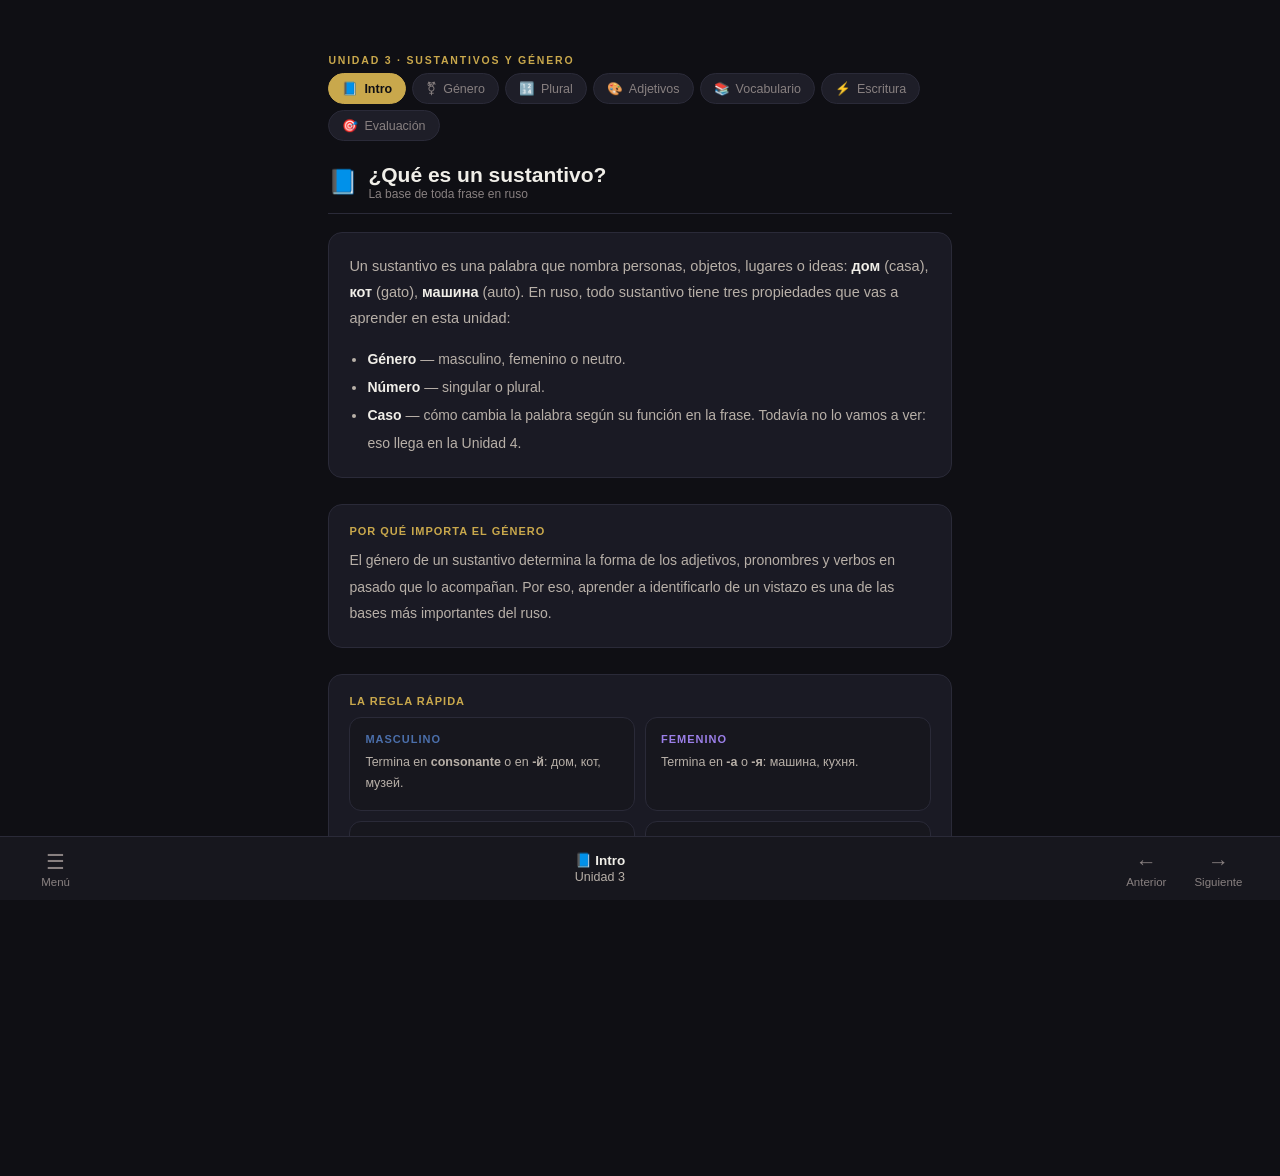
<file: azbuka-3.html>
<!DOCTYPE html>
<html lang="es">
<head>
<meta charset="UTF-8">
<meta name="viewport" content="width=device-width, initial-scale=1.0, maximum-scale=1.0, user-scalable=no, viewport-fit=cover">
<meta name="apple-mobile-web-app-capable" content="yes">
<meta name="apple-mobile-web-app-status-bar-style" content="black-translucent">
<meta name="apple-mobile-web-app-title" content="Азбука">
<title>Sustantivos y género — Ruso desde cero</title>
<link rel="stylesheet" href="core.css">
</head>
<body>

<div id="overlay"></div>
<div id="drawer">
  <div class="dh"><a id="homeBtnDrawer" href="index.html">🏠 Inicio</a></div>
  <div class="drawer-search">
    <input type="text" id="drawerSearch" placeholder="Buscar…" autocomplete="off">
  </div>
  <div id="drawerUnits"></div>
  <div id="drawerFoot">
    <button id="themeBtnDrawer" aria-label="Cambiar tema"></button>
  </div>
</div>

<div id="content">
  <section class="view active" id="view-unit3">
    <div class="inner">
      <div id="u3Header"></div>
      <div class="u1tabs" id="pips"></div>
      <div id="u3Content"></div>
    </div>
  </section>
</div>

<nav id="bnav">
  <button class="nb" id="menuBtn"><span class="ni">☰</span><span>Menú</span></button>
  <div id="navMid"><b id="navTitleMain">Inicio</b></div>
  <div style="display:flex;gap:4px;">
    <button class="nb" id="prevBtn" disabled><span class="ni">←</span><span>Anterior</span></button>
    <button class="nb" id="nextBtn" disabled><span class="ni">→</span><span>Siguiente</span></button>
  </div>
</nav>

<div id="toast"></div>

<script src="core.js"></script>
<script src="data-alphabet.js"></script>
<script src="data-diccionario.js"></script>
<script src="data-verbos.js"></script>
<script src="data-casos.js"></script>
<script src="data-azbuka2.js"></script>
<script src="data-azbuka3.js"></script>
<script src="data-dialogos.js"></script>
<script src="data-azbuka1.js"></script>
<script src="data-lexicon.js"></script>
<script>
// NOUNS y ADJECTIVES → data-azbuka3.js (mismo patrón que data-alphabet.js)
const CATS=[{id:'personas',lbl:'Personas',ic:'👤'},{id:'casa',lbl:'Casa',ic:'🏠'},{id:'ciudad',lbl:'Ciudad',ic:'🏙️'},{id:'objetos',lbl:'Objetos',ic:'🎒'},{id:'animales',lbl:'Animales',ic:'🐾'}];
function genderLabel(g){return g==='m'?'Masculino':g==='f'?'Femenino':'Neutro';}
function genderColor(g){return g==='m'?'var(--accent)':g==='f'?'var(--purple)':'var(--gold)';}
function adjForm(a,gender){return gender==='m'?a.masc:gender==='f'?a.fem:a.neut;}

// ── GENERADOR DE EJERCICIOS ───────────────────────
function rnd(a){return a[Math.floor(Math.random()*a.length)];}
function shuf(a){return[...a].sort(()=>Math.random()-.5);}
function smpl(a,n){return shuf(a).slice(0,n);}
function norm(s){return s.trim().toLowerCase().replace(/ё/g,'е').normalize('NFD').replace(/[\u0300-\u036f]/g,'');}
const REGULAR_NOUNS=NOUNS.filter(n=>!n.irregular);

function genEx3(kind){
  switch(kind){
    case 'noun_gender':{
      const n=rnd(NOUNS);
      const options=shuf(['Masculino','Femenino','Neutro']);
      return{kind,prompt:'¿Qué género tiene esta palabra?',cy:n.ru,options,answer:genderLabel(n.gender),explain:`"${n.ru}" (${n.es}) es ${genderLabel(n.gender).toLowerCase()}. ${n.note}`};
    }
    case 'noun_plural':{
      const n=rnd(REGULAR_NOUNS);
      const wrong=smpl(REGULAR_NOUNS.filter(x=>x.id!==n.id),3).map(x=>x.plural);
      return{kind,prompt:`¿Cuál es el plural de "${n.ru}" (${n.es})?`,options:shuf([n.plural,...wrong]),answer:n.plural,explain:`El plural de "${n.ru}" es "${n.plural}".`};
    }
    case 'plural_write':{
      const n=rnd(REGULAR_NOUNS);
      return{kind,prompt:`Escribí el plural de "${n.ru}" (${n.es}):`,inputAnswer:n.plural,explain:`El plural de "${n.ru}" es "${n.plural}".`};
    }
    case 'adj_agreement':{
      const a=rnd(ADJECTIVES),n=rnd(NOUNS);
      const correct=adjForm(a,n.gender);
      const others=[a.masc,a.fem,a.neut].filter(f=>f!==correct);
      return{kind,prompt:`"${n.ru}" (${n.es}) es ${genderLabel(n.gender).toLowerCase()}. Elegí la forma correcta de "${a.es}":`,options:shuf([correct,...others]),answer:correct,explain:`Como "${n.ru}" es ${genderLabel(n.gender).toLowerCase()}, el adjetivo toma la forma "${correct}". Frase: "Это ${correct} ${n.ru}."`};
    }
    case 'ru_to_es':{
      const n=rnd(NOUNS),wrong=smpl(NOUNS.filter(x=>x.id!==n.id),3).map(x=>x.es);
      return{kind,prompt:'¿Qué significa esta palabra?',cy:n.ru,options:shuf([n.es,...wrong]),answer:n.es,explain:`"${n.ru}" [${n.translit}] significa "${n.es}".`};
    }
    case 'es_to_ru':{
      const n=rnd(NOUNS),wrong=smpl(NOUNS.filter(x=>x.id!==n.id),3).map(x=>x.ru);
      return{kind,prompt:`¿Cómo se dice "${n.es}" en ruso?`,options:shuf([n.ru,...wrong]),answer:n.ru,explain:`"${n.es}" se dice "${n.ru}" [${n.translit}].`};
    }
    case 'fill_letter':{
      const n=rnd(NOUNS);const cs=[...n.ru];const gi=Math.floor(Math.random()*cs.length);const ans=cs[gi];
      const msk=cs.map((c,i)=>i===gi?'_':c).join('');
      return{kind,prompt:`Completá la letra que falta (significa "${n.es}"):`,cy:msk,inputAnswer:ans,explain:`La palabra completa es "${n.ru}" [${n.translit}] — ${n.es}.`};
    }
    case 'order_letters':{
      const n=rnd(NOUNS);
      return{kind,prompt:`Ordená las letras → "${n.es}":`,tiles:shuf([...n.ru]),answer:n.ru,explain:`La palabra es "${n.ru}" [${n.translit}].`};
    }
    case 'listen_choose':{
      const n=rnd(NOUNS),wrong=smpl(NOUNS.filter(x=>x.id!==n.id),3).map(x=>x.ru);
      return{kind,prompt:'Escuchá y elegí la palabra:',audio:n.ru,options:shuf([n.ru,...wrong]),answer:n.ru,explain:`Escuchaste "${n.ru}" [${n.translit}] — ${n.es}.`};
    }
    case 'listen_write':{
      const n=rnd(NOUNS);
      return{kind,prompt:'Escuchá y escribí en cirílico:',audio:n.ru,inputAnswer:n.ru,explain:`La palabra era "${n.ru}" [${n.translit}] — ${n.es}.`};
    }
    case 'true_false':{
      const n=rnd(NOUNS);const it=Math.random()>.5;
      const sg=it?genderLabel(n.gender):genderLabel(rnd(['m','f','n'].filter(g=>g!==n.gender)));
      return{kind,prompt:`¿"${n.ru}" (${n.es}) es ${sg.toLowerCase()}?`,options:['Verdadero','Falso'],answer:it?'Verdadero':'Falso',explain:`"${n.ru}" es ${genderLabel(n.gender).toLowerCase()}. ${n.note}`};
    }
    default: return genEx3('ru_to_es');
  }
}
function kindLbl3(k){return({'noun_gender':'Género','noun_plural':'Plural','plural_write':'Escribir plural','adj_agreement':'Adjetivos','ru_to_es':'Ruso→Español','es_to_ru':'Español→Ruso','fill_letter':'Completar','order_letters':'Ordenar','listen_choose':'Escuchar y elegir','listen_write':'Dictado','true_false':'Verdadero/Falso'})[k]||k;}

// sg/ss, tema, TTS, toast, drawer y AZ_UNITS → core.js
const toast = azToast; // alias de compatibilidad

const U3S=[
  {id:'intro',      lbl:'Intro',        ic:'📘'},
  {id:'genero',     lbl:'Género',       ic:'⚧'},
  {id:'plural',     lbl:'Plural',       ic:'🔢'},
  {id:'adjetivos',  lbl:'Adjetivos',    ic:'🎨'},
  {id:'vocabulario',lbl:'Vocabulario',  ic:'📚'},
  {id:'ejercicios', lbl:'Escritura',    ic:'⚡'},
  {id:'evaluacion', lbl:'Evaluación',   ic:'🎯'},
];

// ── ESTADO ─────────────────────────────────────────
let NOUN_PROG={};
let NB={favs:[],notes:[]};
let CURR_VIEW='unit3';
let CURR_SEC=0;

let genView='grid';
let genSelected=null;
let genFilter='all';
let genQuizQ=null;
let genQuizAnswer=null;
let genQuizC=0;
let genQuizT=0;

let vocabCat='todas';

function saveNoun(){ azUnit(3).nounMastery=NOUN_PROG; azSaveProgress(); }
function saveNB(){ azUnit(3).favs=NB.favs; azSaveProgress(); }
// Sin gamificación: solo registra actividad de estudio real.
function addXP(){ azTouchStudied(); const u=azUnit(3); u.exDone=(u.exDone||0)+1; azSaveProgress(); }

// ── NAVEGACIÓN ───────────────────────────────────
function navTo(view,sec,push){
  if(push===undefined)push=true;
  CURR_VIEW=view;
  if(sec!==undefined)CURR_SEC=sec;
  if(push)history.pushState({view,sec:CURR_SEC},'','');
  renderU3();
  updateNav();
  window.scrollTo({top:0,behavior:'instant'});
}
window.addEventListener('popstate',e=>{
  if(e.state)navTo(e.state.view,e.state.sec,false);
  else navTo('unit3',0,false);
});

// ── BOTTOM NAV ───────────────────────────────────
// drawer, tema y menú ya wireados por azWireDrawer() dentro de azInit()
function updateNav(){
  const mid=document.getElementById('navMid');
  const pb=document.getElementById('prevBtn');
  const nb2=document.getElementById('nextBtn');
  const s=U3S[CURR_SEC];
  mid.innerHTML=`<b>${s.ic} ${s.lbl}</b><span>Unidad 3</span>`;
  pb.disabled=false;nb2.disabled=false;
  renderU3Tabs();
}
document.getElementById('prevBtn').addEventListener('click',()=>{
  if(CURR_SEC===0)window.location.href='azbuka-index.html';
  else navTo('unit3',CURR_SEC-1);
});
document.getElementById('nextBtn').addEventListener('click',()=>{
  if(CURR_SEC<U3S.length-1)navTo('unit3',CURR_SEC+1);
  else toast('¡Llegaste al final de la Unidad 3! 🎉');
});

// ── PROGRESO GENERAL ─────────────────────────────
function dominated(){return Object.values(NOUN_PROG).filter(v=>v===2).length;}

function renderU3Tabs(){
  const el=document.getElementById('pips');
  if(!el)return;
  el.innerHTML='';
  U3S.forEach((s,i)=>{
    const b=document.createElement('button');
    b.className='u1tab'+(i===CURR_SEC?' cu':i<CURR_SEC?' dn':'');
    b.innerHTML=`<span>${s.ic}</span><span>${s.lbl}</span>`;
    b.addEventListener('click',()=>navTo('unit3',i));
    el.appendChild(b);
  });
}

// ── UNIDAD 3 ─────────────────────────────────────
function renderU3(){
  const hdr=document.getElementById('u3Header');
  if(hdr)hdr.innerHTML=`<div class="ey">Unidad 3 · Sustantivos y género</div>`;
  renderU3Tabs();
  const el=document.getElementById('u3Content');
  if(!el)return;
  el.innerHTML='';
  const fn={intro:renderIntro,genero:renderGenero,plural:renderPlural,adjetivos:renderAdjetivos,vocabulario:renderVocabulario,ejercicios:renderEjercicios,evaluacion:renderEvaluacion}[U3S[CURR_SEC].id];
  if(fn)fn(el);
}

// ── INTRO ────────────────────────────────────────
function renderIntro(el){
  el.innerHTML=`
    <div class="sh"><span class="shi">📘</span><div><h2>¿Qué es un sustantivo?</h2><div class="shs">La base de toda frase en ruso</div></div></div>
    <div class="card sb">
      <p style="color:var(--sub);line-height:1.8;font-size:14.5px;margin-bottom:14px;">Un sustantivo es una palabra que nombra personas, objetos, lugares o ideas: <b style="color:var(--text)">дом</b> (casa), <b style="color:var(--text)">кот</b> (gato), <b style="color:var(--text)">машина</b> (auto). En ruso, todo sustantivo tiene tres propiedades que vas a aprender en esta unidad:</p>
      <ul style="color:var(--sub);font-size:14px;line-height:2;padding-left:18px;">
        <li><b style="color:var(--text)">Género</b> — masculino, femenino o neutro.</li>
        <li><b style="color:var(--text)">Número</b> — singular o plural.</li>
        <li><b style="color:var(--text)">Caso</b> — cómo cambia la palabra según su función en la frase. Todavía no lo vamos a ver: eso llega en la Unidad 4.</li>
      </ul>
    </div>
    <div class="card sb">
      <div style="font-size:11px;font-weight:700;color:var(--gold);letter-spacing:1px;text-transform:uppercase;margin-bottom:10px;">Por qué importa el género</div>
      <p style="color:var(--sub);font-size:14px;line-height:1.9;">El género de un sustantivo determina la forma de los adjetivos, pronombres y verbos en pasado que lo acompañan. Por eso, aprender a identificarlo de un vistazo es una de las bases más importantes del ruso.</p>
    </div>
    <div class="card sb">
      <div style="font-size:11px;font-weight:700;color:var(--gold);letter-spacing:1px;text-transform:uppercase;margin-bottom:10px;">La regla rápida</div>
      <div class="dgrid">
        <div class="db"><div class="dbl" style="color:var(--accent);">Masculino</div><p>Termina en <b>consonante</b> o en <b>-й</b>: дом, кот, музей.</p></div>
        <div class="db"><div class="dbl" style="color:var(--purple);">Femenino</div><p>Termina en <b>-а</b> o <b>-я</b>: машина, кухня.</p></div>
        <div class="db"><div class="dbl" style="color:var(--gold);">Neutro</div><p>Termina en <b>-о</b> o <b>-е</b>: окно, море.</p></div>
        <div class="db"><div class="dbl" style="color:var(--orange);">Cuidado con -ь</div><p>Puede ser masculino (учитель) o femenino (дверь). Hay que aprender cada palabra.</p></div>
      </div>
    </div>
    <div class="card" style="display:flex;align-items:center;justify-content:space-between;gap:12px;flex-wrap:wrap;">
      <div><div style="font-size:11px;font-weight:700;color:var(--gold);letter-spacing:1px;text-transform:uppercase;margin-bottom:4px;">Tiempo estimado</div>
      <p style="color:var(--sub);font-size:13.5px;">6 a 10 sesiones de 20-30 minutos distribuidas en 1-2 semanas.</p></div>
      <button class="btn pr" id="goGeneroBtn">Ir al género →</button>
    </div>`;
  document.getElementById('goGeneroBtn').addEventListener('click',()=>navTo('unit3',1));
}

// ── GÉNERO ───────────────────────────────────────
function renderGenero(el){
  el.innerHTML='<div id="genWrap"></div>';
  genView='grid';genFilter='all';
  renderGen();
}
function renderGen(){
  const wrap=document.getElementById('genWrap');
  if(!wrap)return;
  wrap.innerHTML='';
  if(genView==='grid')genGrid(wrap);
  else if(genView==='detail')genDetail(wrap);
  else if(genView==='quiz')genQuizView(wrap);
}
function genGrid(wrap){
  const dom=dominated();
  const lr=Object.values(NOUN_PROG).filter(v=>v===1).length;
  const pct=Math.round(dom/NOUNS.length*100);
  const filtered=NOUNS.filter(n=>{
    if(genFilter==='m')return n.gender==='m';
    if(genFilter==='f')return n.gender==='f';
    if(genFilter==='n')return n.gender==='n';
    if(genFilter==='exc')return n.exception;
    return true;
  });
  const hdr=document.createElement('div');hdr.className='sh';
  hdr.innerHTML=`<span class="shi">⚧</span><div><h2>Género de los sustantivos</h2><div class="shs">${dom}/${NOUNS.length} dominados · ${lr} aprendiendo · ${pct}%</div></div>`;
  wrap.appendChild(hdr);
  const tb=document.createElement('div');tb.className='atb';
  const filters=document.createElement('div');filters.style.display='flex';filters.style.gap='6px';filters.style.flexWrap='wrap';
  [['all','Todas'],['m','Masculino'],['f','Femenino'],['n','Neutro'],['exc','Excepciones']].forEach(([k,lbl])=>{
    const b=document.createElement('button');b.className='afb'+(genFilter===k?' ac':'');b.textContent=lbl;
    b.addEventListener('click',()=>{genFilter=k;renderGen();});
    filters.appendChild(b);
  });
  const quizBtn=document.createElement('button');quizBtn.className='btn pr';quizBtn.textContent='Practicar género →';
  quizBtn.addEventListener('click',()=>genStartQuiz());
  tb.appendChild(filters);tb.appendChild(quizBtn);
  wrap.appendChild(tb);
  if(filtered.length===0){wrap.innerHTML+='<div class="empty">Sin resultados para ese filtro.</div>';return;}
  const grid=document.createElement('div');grid.className='agrid';
  filtered.forEach(n=>{
    const st=NOUN_PROG[n.id]||0;
    const stCls=st===2?' dm':st===1?' lr':'';
    const stIc=st===2?`<span class="ast" style="color:var(--green)">●</span>`:st===1?`<span class="ast" style="color:var(--orange)">◑</span>`:'';
    const card=document.createElement('div');card.className='ac2'+stCls;
    card.innerHTML=`${stIc}<div class="au" style="font-size:16px;color:${genderColor(n.gender)};">${n.ru}</div><div class="ap" style="margin-top:6px;">${n.es}</div><div class="ap" style="color:${genderColor(n.gender)};font-weight:600;margin-top:3px;">${genderLabel(n.gender)}</div>`;
    card.addEventListener('click',()=>{genSelected=n;genView='detail';renderGen();});
    grid.appendChild(card);
  });
  wrap.appendChild(grid);
}
function genDetail(wrap){
  const n=genSelected;
  if(!n){genView='grid';renderGen();return;}
  const idx=NOUNS.findIndex(x=>x.id===n.id);
  const st=NOUN_PROG[n.id]||0;

  const bk=document.createElement('button');bk.className='abk';bk.innerHTML='← Volver al género';
  bk.addEventListener('click',()=>{genView='grid';renderGen();});
  wrap.appendChild(bk);

  const hero=document.createElement('div');hero.className='dh2';
  const glyph=document.createElement('div');glyph.className='dg';
  glyph.innerHTML=`<div class="dbig" style="font-size:38px;color:${genderColor(n.gender)};">${n.ru}</div>`;
  const info=document.createElement('div');info.className='di';info.style.flex='1';
  info.innerHTML=`<h3>${n.es}</h3><span class="pch" style="border-color:${genderColor(n.gender)};color:${genderColor(n.gender)};background:${genderColor(n.gender)}22;">${genderLabel(n.gender)}</span><div style="font-size:13px;color:var(--sub);margin-bottom:10px;line-height:1.6;">[${n.translit}]</div>`;
  const navBtns=document.createElement('div');navBtns.style.cssText='display:flex;gap:7px;flex-wrap:wrap;margin-bottom:10px;';
  const playBtn=document.createElement('button');playBtn.className='psm';playBtn.textContent='▶';
  playBtn.addEventListener('click',()=>speak(n.ru));
  const prevBtn2=document.createElement('button');prevBtn2.className='btn';prevBtn2.textContent='← Anterior';prevBtn2.style.fontSize='12px';
  prevBtn2.addEventListener('click',()=>{genSelected=NOUNS[(idx-1+NOUNS.length)%NOUNS.length];renderGen();});
  const nextBtn2=document.createElement('button');nextBtn2.className='btn';nextBtn2.textContent='Siguiente →';nextBtn2.style.fontSize='12px';
  nextBtn2.addEventListener('click',()=>{genSelected=NOUNS[(idx+1)%NOUNS.length];renderGen();});
  navBtns.appendChild(playBtn);navBtns.appendChild(prevBtn2);navBtns.appendChild(nextBtn2);
  info.appendChild(navBtns);
  const stbs=document.createElement('div');stbs.className='stbs';
  [['○ No estudiada',0,''],['◑ Aprendiendo',1,'s1'],['● Dominada',2,'s2']].forEach(([lbl,val,cls])=>{
    const b=document.createElement('button');b.className='stb'+(st===val?' '+cls:'');b.textContent=lbl;
    b.addEventListener('click',()=>{
      NOUN_PROG[n.id]=val;saveNoun();
      if(val===2)addXP(3);else if(val===1)addXP(1);
      renderGen();
    });
    stbs.appendChild(b);
  });
  info.appendChild(stbs);
  hero.appendChild(glyph);hero.appendChild(info);
  wrap.appendChild(hero);

  const dgrid=document.createElement('div');dgrid.className='dgrid';
  dgrid.innerHTML=`
    <div class="db"><div class="dbl" style="color:var(--gold);">Por qué es ${genderLabel(n.gender).toLowerCase()}</div><p>${n.note}</p></div>
    <div class="db"><div class="dbl" style="color:var(--green);">Plural</div><p><span class="wru" style="font-size:17px;">${n.plural}</span>${n.irregular?'<br><span style="color:var(--orange);font-size:11.5px;">Plural irregular — memorizalo tal cual.</span>':'<br><span style="color:var(--muted);font-size:11.5px;">Sigue el patrón regular de plural.</span>'}</p></div>`;
  wrap.appendChild(dgrid);

  const phrase=document.createElement('div');phrase.className='card';
  const adj=rnd(ADJECTIVES);
  const form=adjForm(adj,n.gender);
  const esArt=(n.gender==='f'?'una':'un');
  phrase.innerHTML=`<div style="font-size:11px;font-weight:700;color:var(--gold);letter-spacing:1px;text-transform:uppercase;margin-bottom:10px;">Ejemplo con adjetivo</div>
    <div class="wr"><div style="flex:1;"><div class="wru">Это ${form} ${n.ru}.</div><div class="wtr">/eto ${form.toLowerCase()} ${n.translit}/</div><div class="wes">Es ${esArt} ${n.es} ${adj.es}.</div></div></div>`;
  const pb2=phrase.querySelector('.wr');
  const playPhraseBtn=document.createElement('button');playPhraseBtn.className='psm';playPhraseBtn.textContent='▶';
  playPhraseBtn.addEventListener('click',()=>speak(`Это ${form} ${n.ru}`));
  pb2.appendChild(playPhraseBtn);
  wrap.appendChild(phrase);
}
function genStartQuiz(){
  genQuizQ=genEx3('noun_gender');
  genQuizAnswer=null;
  genView='quiz';
  renderGen();
}
function genQuizView(wrap){
  const q=genQuizQ;
  if(!q){genView='grid';renderGen();return;}
  const bk=document.createElement('button');bk.className='abk';bk.textContent='← Volver al género';
  bk.addEventListener('click',()=>{genView='grid';renderGen();});
  wrap.appendChild(bk);
  const score=document.createElement('div');score.style.cssText='display:flex;gap:10px;margin-bottom:12px;';
  score.innerHTML=`<div class="sc" style="padding:7px 12px;"><span style="font-size:12.5px;color:var(--muted)">Correctas: <b style="color:var(--text)">${genQuizC}</b></span></div><div class="sc" style="padding:7px 12px;"><span style="font-size:12.5px;color:var(--muted)">Total: <b style="color:var(--text)">${genQuizT}</b></span></div>`;
  wrap.appendChild(score);
  const card=document.createElement('div');card.className='card';
  card.innerHTML=`<div style="text-align:center;margin-bottom:14px;"><div class="wru" style="font-size:32px;">${q.cy}</div></div><div class="qq">${q.question}</div>`;
  const opts=document.createElement('div');opts.className='qopts';
  const answered=genQuizAnswer!==null;
  q.options.forEach(o=>{
    const btn=document.createElement('button');btn.className='qo';btn.textContent=o;
    if(answered){
      if(o===q.answer)btn.classList.add('co');
      else if(o===genQuizAnswer&&o!==q.answer)btn.classList.add('wr2');
      btn.disabled=true;
    } else {
      btn.addEventListener('click',()=>{
        genQuizAnswer=o;genQuizT++;
        if(o===q.answer){genQuizC++;addXP(2);}
        renderGen();
      });
    }
    opts.appendChild(btn);
  });
  card.appendChild(opts);
  if(answered){
    const res=document.createElement('div');res.style.cssText='margin-top:14px;padding:11px;border-radius:10px;background:var(--bg2);font-size:13.5px;color:var(--sub);line-height:1.6;';
    res.textContent=q.explain;
    const nxt=document.createElement('button');nxt.className='btn pr';nxt.style.cssText='margin-top:10px;width:100%;';nxt.textContent='Siguiente →';
    nxt.addEventListener('click',()=>{genQuizQ=genEx3('noun_gender');genQuizAnswer=null;renderGen();});
    card.appendChild(res);card.appendChild(nxt);
  }
  wrap.appendChild(card);
}

// ── PLURAL ───────────────────────────────────────
function renderPlural(el){
  const hdr=document.createElement('div');hdr.className='sh';
  hdr.innerHTML=`<span class="shi">🔢</span><div><h2>Singular y plural</h2><div class="shs">Patrón regular: -consonante→-ы/-и · -а→-ы/-и · -о→-а · -е→-я</div></div>`;
  el.appendChild(hdr);
  const card=document.createElement('div');card.className='card sb';
  card.innerHTML=`<p style="color:var(--sub);font-size:14px;line-height:1.8;">Las palabras marcadas <span style="color:var(--orange);font-weight:600;">irregulares</span> no siguen el patrón — memorizalas directamente como pares.</p>`;
  el.appendChild(card);
  NOUNS.forEach(n=>{
    const row=document.createElement('div');row.className='wr';
    row.innerHTML=`<div style="flex:1;"><div class="wru">${n.ru} <span style="color:var(--muted);">→</span> ${n.plural}</div><div class="wes">${n.es}</div>${n.irregular?'<div style="font-size:10.5px;color:var(--orange);margin-top:2px;">irregular</div>':''}</div>`;
    const pb2=document.createElement('button');pb2.className='psm';pb2.textContent='▶';
    pb2.addEventListener('click',()=>speak(n.plural));
    row.appendChild(pb2);
    el.appendChild(row);
  });
  const practCard=document.createElement('div');practCard.className='card';practCard.style.marginTop='16px';
  const practBtn=document.createElement('button');practBtn.className='btn pr';practBtn.textContent='Practicar plural →';
  practCard.appendChild(practBtn);
  const shell=document.createElement('div');shell.style.marginTop='14px';
  practCard.appendChild(shell);
  practBtn.addEventListener('click',()=>{
    practBtn.style.display='none';
    runSession(shell,['noun_plural','plural_write'],8);
  });
  el.appendChild(practCard);
}

// ── ADJETIVOS ────────────────────────────────────
function renderAdjetivos(el){
  const hdr=document.createElement('div');hdr.className='sh';
  hdr.innerHTML=`<span class="shi">🎨</span><div><h2>Primeros adjetivos</h2><div class="shs">El adjetivo concuerda en género con el sustantivo</div></div>`;
  el.appendChild(hdr);
  ADJECTIVES.forEach(a=>{
    const card=document.createElement('div');card.className='card sb';
    const title=document.createElement('div');title.style.cssText='font-size:11px;font-weight:700;color:var(--gold);letter-spacing:1px;text-transform:uppercase;margin-bottom:12px;';
    title.textContent=a.es;card.appendChild(title);
    const dgrid=document.createElement('div');dgrid.className='dgrid';
    [['Masculino',a.masc,'var(--accent)'],['Femenino',a.fem,'var(--purple)'],['Neutro',a.neut,'var(--gold)'],['Plural',a.plur,'var(--green)']].forEach(([lbl,form,col])=>{
      const db=document.createElement('div');db.className='db';
      db.innerHTML=`<div class="dbl" style="color:${col};">${lbl}</div><p style="font-family:var(--serif);font-size:17px;color:var(--text);">${form}</p>`;
      const pb2=document.createElement('button');pb2.className='psm';pb2.style.marginTop='6px';pb2.textContent='▶';
      pb2.addEventListener('click',()=>speak(form));
      db.appendChild(pb2);
      dgrid.appendChild(db);
    });
    card.appendChild(dgrid);
    el.appendChild(card);
  });

  const build=document.createElement('div');build.className='card sb';
  build.innerHTML=`<div style="font-size:11px;font-weight:700;color:var(--gold);letter-spacing:1px;text-transform:uppercase;margin-bottom:12px;">Constructor de frases</div>`;
  const selRow=document.createElement('div');selRow.style.cssText='display:flex;gap:8px;flex-wrap:wrap;margin-bottom:14px;';
  const nounSel=document.createElement('select');nounSel.className='asr';nounSel.style.width='auto';
  NOUNS.forEach(n=>{const o=document.createElement('option');o.value=n.id;o.textContent=`${n.ru} (${n.es})`;nounSel.appendChild(o);});
  const adjSel=document.createElement('select');adjSel.className='asr';adjSel.style.width='auto';
  ADJECTIVES.forEach(a=>{const o=document.createElement('option');o.value=a.id;o.textContent=a.es;adjSel.appendChild(o);});
  selRow.appendChild(nounSel);selRow.appendChild(adjSel);
  build.appendChild(selRow);
  const result=document.createElement('div');result.className='wr';
  build.appendChild(result);
  function updatePhrase(){
    const n=NOUNS.find(x=>x.id==nounSel.value);
    const a=ADJECTIVES.find(x=>x.id==adjSel.value);
    const form=adjForm(a,n.gender);
    const esArt=(n.gender==='f'?'una':'un');
    result.innerHTML=`<div style="flex:1;"><div class="wru">Это ${form} ${n.ru}.</div><div class="wes">Es ${esArt} ${n.es} ${a.es}.</div><div style="font-size:10.5px;color:${genderColor(n.gender)};margin-top:2px;font-weight:600;">${genderLabel(n.gender)} → "${form}"</div></div>`;
    const pb2=document.createElement('button');pb2.className='psm';pb2.textContent='▶';
    pb2.addEventListener('click',()=>speak(`Это ${form} ${n.ru}`));
    result.appendChild(pb2);
  }
  nounSel.addEventListener('change',updatePhrase);
  adjSel.addEventListener('change',updatePhrase);
  updatePhrase();
  el.appendChild(build);

  const practCard=document.createElement('div');practCard.className='card';
  const practBtn=document.createElement('button');practBtn.className='btn pr';practBtn.textContent='Practicar concordancia →';
  practCard.appendChild(practBtn);
  const shell=document.createElement('div');shell.style.marginTop='14px';
  practCard.appendChild(shell);
  practBtn.addEventListener('click',()=>{
    practBtn.style.display='none';
    runSession(shell,['adj_agreement'],8);
  });
  el.appendChild(practCard);
}

// ── VOCABULARIO ──────────────────────────────────
function renderVocabulario(el){
  el.innerHTML='';
  const words=vocabCat==='todas'?NOUNS:NOUNS.filter(n=>n.category===vocabCat);
  const hdr=document.createElement('div');hdr.className='sh';
  hdr.innerHTML=`<span class="shi">📚</span><div><h2>Vocabulario por categoría</h2><div class="shs">${words.length} palabra${words.length===1?'':'s'} · tocá ▶ para escuchar</div></div>`;
  el.appendChild(hdr);
  const tabs=document.createElement('div');tabs.className='u1tabs';tabs.style.marginBottom='16px';
  [{id:'todas',lbl:'Todas',ic:'📖'},...CATS].forEach(c=>{
    const b=document.createElement('button');b.className='u1tab'+(vocabCat===c.id?' cu':'');
    b.innerHTML=`<span>${c.ic}</span><span>${c.lbl}</span>`;
    b.addEventListener('click',()=>{vocabCat=c.id;renderVocabulario(el);});
    tabs.appendChild(b);
  });
  el.appendChild(tabs);
  words.forEach(n=>{
    const isFav=NB.favs.includes('n_'+n.id);
    const card=document.createElement('div');card.className='wcard';
    const ru=document.createElement('div');ru.className='wru';ru.style.color=genderColor(n.gender);ru.textContent=n.ru;
    const info=document.createElement('div');info.className='wi';
    info.innerHTML=`<div class="wtr">[${n.translit}] · ${genderLabel(n.gender)}</div><div class="wes">${n.es}</div>`;
    const pb2=document.createElement('button');pb2.className='psm';pb2.textContent='▶';
    pb2.addEventListener('click',()=>speak(n.ru));
    const fb=document.createElement('button');fb.className='wfav';fb.textContent='★';
    fb.style.color=isFav?'var(--gold)':'var(--muted)';
    fb.addEventListener('click',()=>{
      const key='n_'+n.id;
      const i=NB.favs.indexOf(key);
      if(i>=0)NB.favs.splice(i,1);else NB.favs.push(key);
      saveNB();fb.style.color=NB.favs.includes(key)?'var(--gold)':'var(--muted)';
    });
    card.appendChild(ru);card.appendChild(info);card.appendChild(pb2);card.appendChild(fb);
    el.appendChild(card);
  });
}

// ── EXERCISE ENGINE ──────────────────────────────
function runSession(container,kinds,count,onFinish){
  let i=0,correct=0;
  const t0=Date.now();
  const queue=Array.from({length:count},()=>genEx3(rnd(kinds)));
  function step(){
    if(i>=queue.length){
      { const u=azUnit(3); u.timeSec=(u.timeSec||0)+Math.round((Date.now()-t0)/1000); azSaveProgress(); }
      if(onFinish)return onFinish(correct,queue.length);
      container.innerHTML=`<div class="excard es2"><div class="ey">Sesión completa</div><div class="scr">${correct}/${queue.length}</div><p style="color:var(--muted);margin-top:6px;">${Math.round(correct/queue.length*100)}% de aciertos</p></div>`;
      const rb=document.createElement('button');rb.className='btn pr';rb.textContent='Otra ronda';rb.style.marginTop='14px';
      rb.addEventListener('click',()=>{container.innerHTML='';runSession(container,kinds,count,onFinish);});
      container.querySelector('.excard').appendChild(rb);
      return;
    }
    const ex=queue[i];
    const wrap=document.createElement('div');wrap.style.maxWidth='600px';
    const pbar=document.createElement('div');pbar.className='epb';pbar.innerHTML=`<div style="width:${Math.round(i/queue.length*100)}%"></div>`;
    const card=document.createElement('div');card.className='excard';
    card.innerHTML=`<div class="exkind">${kindLbl3(ex.kind)} · ${i+1}/${queue.length}</div>
      <div class="exq">${ex.prompt}${ex.cy?`<span class="excy">${ex.cy}</span>`:''}</div>
      <div id="exBody"></div><div class="fb" id="exFB"></div>
      <div class="exac"><button class="btn gh" id="exSkip">Saltar</button><button class="btn pr" id="exCheck" style="display:none;">Comprobar</button><button class="btn pr" id="exNext" style="display:none;">Siguiente →</button></div>`;
    wrap.appendChild(pbar);wrap.appendChild(card);
    container.innerHTML='';container.appendChild(wrap);
    buildExBody(ex);
    document.getElementById('exSkip').addEventListener('click',()=>{i++;container.innerHTML='';step();});
    document.getElementById('exNext').addEventListener('click',()=>{i++;container.innerHTML='';step();});
  }
  function buildExBody(ex){
    const body=document.getElementById('exBody');
    if(ex.audio){
      const ab=document.createElement('button');ab.className='btn';ab.textContent='▶ Escuchar';
      ab.addEventListener('click',()=>speak(ex.audio));body.appendChild(ab);
      body.appendChild(document.createElement('br'));
      setTimeout(()=>speak(ex.audio),300);
    }
    if(ex.options){
      const g=document.createElement('div');g.className='og';
      ex.options.forEach(opt=>{
        const b=document.createElement('button');b.className='oo';b.textContent=opt;
        b.addEventListener('click',()=>submitEx(ex,opt,b,g));
        g.appendChild(b);
      });
      body.appendChild(g);
    } else if(ex.tiles){
      let chosen=[];
      const poolBtns=[];
      const drop=document.createElement('div');drop.className='drop';
      const pool=document.createElement('div');pool.className='pool';
      function renderDrop(){
        drop.innerHTML='';
        chosen.forEach((idx,pos)=>{
          const c=document.createElement('button');c.className='tl';c.textContent=ex.tiles[idx];
          c.title='Tocá para sacarla';
          c.addEventListener('click',()=>{
            chosen.splice(pos,1);
            poolBtns[idx].disabled=false;poolBtns[idx].style.opacity='1';
            renderDrop();
          });
          drop.appendChild(c);
        });
      }
      ex.tiles.forEach((ch,idx)=>{
        const t=document.createElement('button');t.className='tl';t.textContent=ch;
        t.addEventListener('click',()=>{
          if(t.disabled)return;
          t.disabled=true;t.style.opacity='.2';
          chosen.push(idx);
          renderDrop();
        });
        poolBtns.push(t);
        pool.appendChild(t);
      });
      body.appendChild(drop);body.appendChild(pool);
      const ck=document.getElementById('exCheck');ck.style.display='inline-flex';
      ck.addEventListener('click',()=>submitEx(ex,chosen.map(idx=>ex.tiles[idx]).join(''),null,null));
    } else if(ex.inputAnswer!==undefined){
      const inp=document.createElement('input');inp.className='ti';inp.placeholder='Escribí tu respuesta…';
      body.appendChild(inp);inp.focus();
      const ck=document.getElementById('exCheck');ck.style.display='inline-flex';
      const go=()=>submitEx(ex,inp.value,inp,null);
      ck.addEventListener('click',go);
      inp.addEventListener('keydown',e=>{if(e.key==='Enter')go();});
    }
  }
  function submitEx(ex,given,node,grid){
    const ans=ex.answer!==undefined?ex.answer:ex.inputAnswer;
    const ok=norm(given)===norm(ans);
    correct+=ok?1:0;
    addXP();
    if(grid)grid.querySelectorAll('.oo').forEach(o=>{if(o.textContent===ans)o.classList.add('co');else if(o.textContent===given&&!ok)o.classList.add('wr2');o.disabled=true;});
    if(node&&node.tagName==='INPUT'){node.classList.add(ok?'co':'wr2');node.disabled=true;}
    document.querySelectorAll('#exBody .oo,#exBody .tl').forEach(x=>x.disabled=true);
    document.getElementById('exCheck').style.display='none';
    document.getElementById('exSkip').style.display='none';
    document.getElementById('exNext').style.display='inline-flex';
    const fb=document.getElementById('exFB');
    fb.className='fb show '+(ok?'ok':'bad');
    fb.innerHTML=(ok?'<b>✓ Correcto.</b> ':'<b>✗ Incorrecto.</b> ')+ex.explain;
  }
  step();
}

// ── EJERCICIOS ───────────────────────────────────
function renderEjercicios(el){
  const hdr=document.createElement('div');hdr.className='sh';
  hdr.innerHTML=`<span class="shi">⚡</span><div><h2>Escritura activa</h2><div class="shs">Género, plural, adjetivos y vocabulario combinados</div></div>`;
  el.appendChild(hdr);
  const shell=document.createElement('div');el.appendChild(shell);
  runSession(shell,['noun_gender','noun_plural','adj_agreement','fill_letter','order_letters','ru_to_es','es_to_ru','listen_write'],12);
}

// ── EVALUACIÓN ───────────────────────────────────
function renderEvaluacion(el){
  const hdr=document.createElement('div');hdr.className='sh';
  hdr.innerHTML=`<span class="shi">🎯</span><div><h2>Evaluación</h2><div class="shs">Examen de la Unidad 3 — necesitás 80% para aprobar</div></div>`;
  el.appendChild(hdr);
  const intro=document.createElement('div');intro.className='card sb';
  intro.innerHTML=`<p style="color:var(--sub);font-size:14.5px;margin-bottom:16px;">22 preguntas combinando género, plural, concordancia de adjetivos, traducción, dictado, completar y ordenar.</p>`;
  const startBtn=document.createElement('button');startBtn.className='btn pr';startBtn.textContent='Empezar examen';
  const area=document.createElement('div');area.id='examArea';
  startBtn.addEventListener('click',()=>{
    intro.style.display='none';area.innerHTML='';
    const ALL=['noun_gender','noun_plural','plural_write','adj_agreement','ru_to_es','es_to_ru','fill_letter','order_letters','listen_choose','listen_write','true_false'];
    runSession(area,ALL,22,(correct,total)=>{
      const pct=Math.round(correct/total*100);addXP(pct>=80?30:10);
      area.innerHTML=`<div class="excard es2">
        <div class="ey">${pct>=80?'¡Aprobado!':'Seguí practicando'}</div>
        <div class="scr">${pct}%</div>
        <p style="color:var(--muted);margin-top:5px;">${correct} de ${total} respuestas correctas</p>
        ${pct>=80?`<p style="color:var(--green);margin-top:12px;">Dominás la Unidad 3.</p>`:
        `<div class="rl"><p style="color:var(--text);margin-bottom:7px;font-weight:600;">Antes de reintentar:</p><ul><li>Repasá la sección Género, prestando atención a las excepciones.</li><li>Practicá el plural y la concordancia de adjetivos.</li></ul></div>`}
        </div>`;
      const btns=document.createElement('div');btns.style.cssText='display:flex;gap:8px;margin-top:14px;flex-wrap:wrap;justify-content:center;';
      const r=document.createElement('button');r.className='btn pr';r.textContent='Reintentar';
      r.addEventListener('click',()=>{area.innerHTML='';intro.style.display='';startBtn.textContent='Empezar examen';});
      const a=document.createElement('button');a.className='btn';a.textContent='Ir al género';
      a.addEventListener('click',()=>navTo('unit3',1));
      btns.appendChild(r);btns.appendChild(a);area.querySelector('.excard').appendChild(btns);
    });
  });
  intro.appendChild(startBtn);el.appendChild(intro);el.appendChild(area);

  // Proyecto final: descripción libre
  const proj=document.createElement('div');proj.className='card sb';proj.style.marginTop='24px';
  proj.innerHTML=`<div style="font-size:11px;font-weight:700;color:var(--gold);letter-spacing:1px;text-transform:uppercase;margin-bottom:8px;">Proyecto final</div>
    <p style="color:var(--sub);font-size:13.5px;margin-bottom:12px;line-height:1.7;">Escribí una descripción corta (5-8 frases) de tu casa, tu familia o un lugar que te guste, usando sustantivos y adjetivos de esta unidad. Ejemplo: <i>Дом большой. Есть кухня. Есть окно. Есть стол.</i></p>
    <textarea class="notein" id="projText" placeholder="Escribí acá tu descripción en ruso…"></textarea>
    <button class="btn pr" id="projSave" style="margin-top:10px;">Guardar en mi cuaderno</button>
    <div id="projList" style="margin-top:14px;"></div>`;
  el.appendChild(proj);
  function renderProjList(){
    const list=document.getElementById('projList');
    if(!list)return;
    list.innerHTML='';
    const notes=(AZ_PROGRESS.notes||[]).filter(n=>n.moduleId==='unit-3');
    if(notes.length===0){list.innerHTML='<div class="empty">Todavía no guardaste ninguna descripción.</div>';return;}
    notes.slice().reverse().forEach(n=>{
      const c=document.createElement('div');c.className='ncard';
      c.innerHTML=`<button class="ndl">✕</button><div class="nd">${n.date}</div><div style="font-size:13.5px;white-space:pre-wrap;">${n.text}</div>`;
      c.querySelector('.ndl').addEventListener('click',()=>{
        AZ_PROGRESS.notes=AZ_PROGRESS.notes.filter(x=>x!==n);azSaveProgress();renderProjList();
      });
      list.appendChild(c);
    });
  }
  document.getElementById('projSave').addEventListener('click',()=>{
    const t=document.getElementById('projText');
    if(!t.value.trim())return;
    azAddNote(t.value.trim(), 'unit-3');
    t.value='';addXP();azToast('Guardado en tu cuaderno.');
    renderProjList();
  });
  renderProjList();
}

// ── INIT ─────────────────────────────────────────
async function init(){
  await azInit({activeType:'unit', activeId:3});
  NOUN_PROG = azUnit(3).nounMastery || {};
  NB.favs = azUnit(3).favs || [];
  history.replaceState({view:'unit3',sec:0},'','');
  navTo('unit3',0,false);
}
init();

</script>
</body>
</html>
</file>
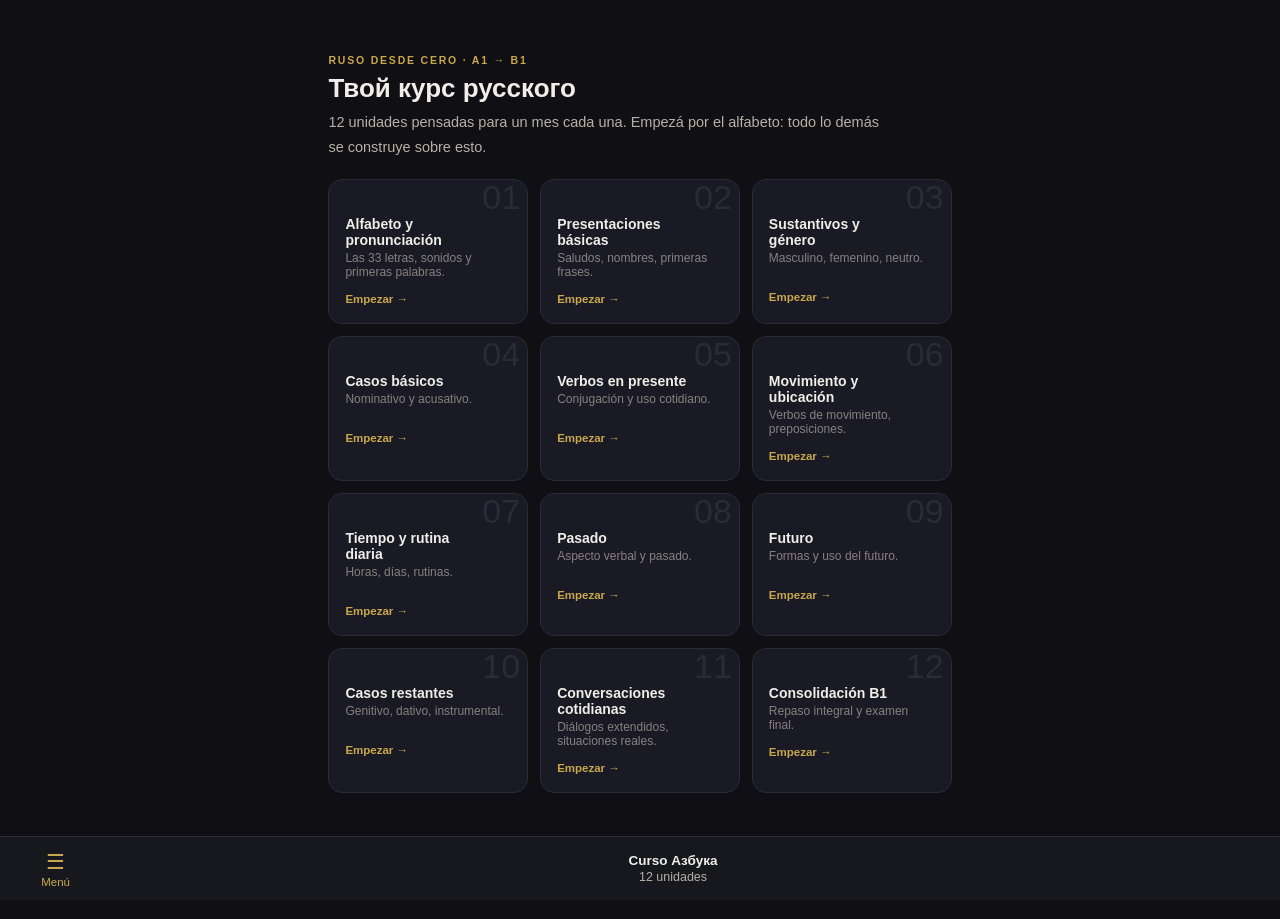
<file: azbuka-index.html>
<!DOCTYPE html>
<html lang="es">
<head>
<meta charset="UTF-8">
<meta name="viewport" content="width=device-width, initial-scale=1.0, maximum-scale=1.0, user-scalable=no, viewport-fit=cover">
<meta name="apple-mobile-web-app-capable" content="yes">
<meta name="apple-mobile-web-app-status-bar-style" content="black-translucent">
<meta name="apple-mobile-web-app-title" content="Азбука">
<title>Азбука — Ruso desde cero</title>
<link rel="stylesheet" href="core.css">
<style>
  /* Específico de esta página */
  @media(max-width:560px){.ugrid{grid-template-columns:1fr 1fr;}}
  /* Estilos del drawer ahora viven en core.css */
</style>
</head>
<body>

<div id="overlay"></div>
<div id="drawer">
  <div class="dh"><a id="homeBtnDrawer" href="index.html">🏠 Inicio</a></div>
  <div class="drawer-search">
    <input type="text" id="drawerSearch" placeholder="Buscar…" autocomplete="off">
  </div>
  <div id="drawerUnits"></div>
  <div id="drawerFoot">
    <button id="themeBtnDrawer" aria-label="Cambiar tema"></button>
  </div>
</div>

<div id="content">
  <div class="inner">
    <div class="ey">Ruso desde cero · A1 → B1</div>
    <h1 class="pt" style="font-size:26px;">Твой курс русского</h1>
    <p class="ps">12 unidades pensadas para un mes cada una. Empezá por el alfabeto: todo lo demás se construye sobre esto.</p>

    <div class="ugrid" id="unitsGrid"></div>
  </div>
</div>

<nav id="bnav">
  <button class="nb ac" id="menuBtn"><span class="ni">☰</span><span>Menú</span></button>
  <div id="navMid"><b>Curso Азбука</b><span>12 unidades</span></div>
</nav>

<div id="toast"></div>

<script src="core.js"></script>
<script src="data-alphabet.js"></script>
<script src="data-diccionario.js"></script>
<script src="data-verbos.js"></script>
<script src="data-casos.js"></script>
<script src="data-azbuka2.js"></script>
<script src="data-azbuka3.js"></script>
<script src="data-dialogos.js"></script>
<script src="data-azbuka1.js"></script>
<script src="data-lexicon.js"></script>
<script>
function unitProgressPct(id){
  const u = azUnit(id);
  return u.exDone ? Math.min(100, u.exDone) : 0;
}
function renderUnitsGrid(){
  const grid = document.getElementById('unitsGrid');
  grid.innerHTML = AZ_UNITS.map(u=>{
    const pct = unitProgressPct(u.id);
    return `<a class="uc" href="${u.href}">
      <div class="un">${String(u.id).padStart(2,'0')}</div>
      <div class="ut">${u.title}</div>
      <div class="ud">${u.desc}</div>
      ${pct>0?`<div class="pb"><div style="width:${pct}%"></div></div>`:''}
      <span class="goLbl">${pct>0?'Continuar →':'Empezar →'}</span>
    </a>`;
  }).join('');
}

(async () => {
  // activeType:'index' resalta la fila "00 · Índice" en el drawer. El
  // registro del buscador transversal ahora es automático (azInit lo
  // hace vía azRegisterAllKnownSearchIndexes en core.js).
  await azInit({activeType:'index', activeId:null});
  renderUnitsGrid();
})();
</script>

</body>
</html>
</file>
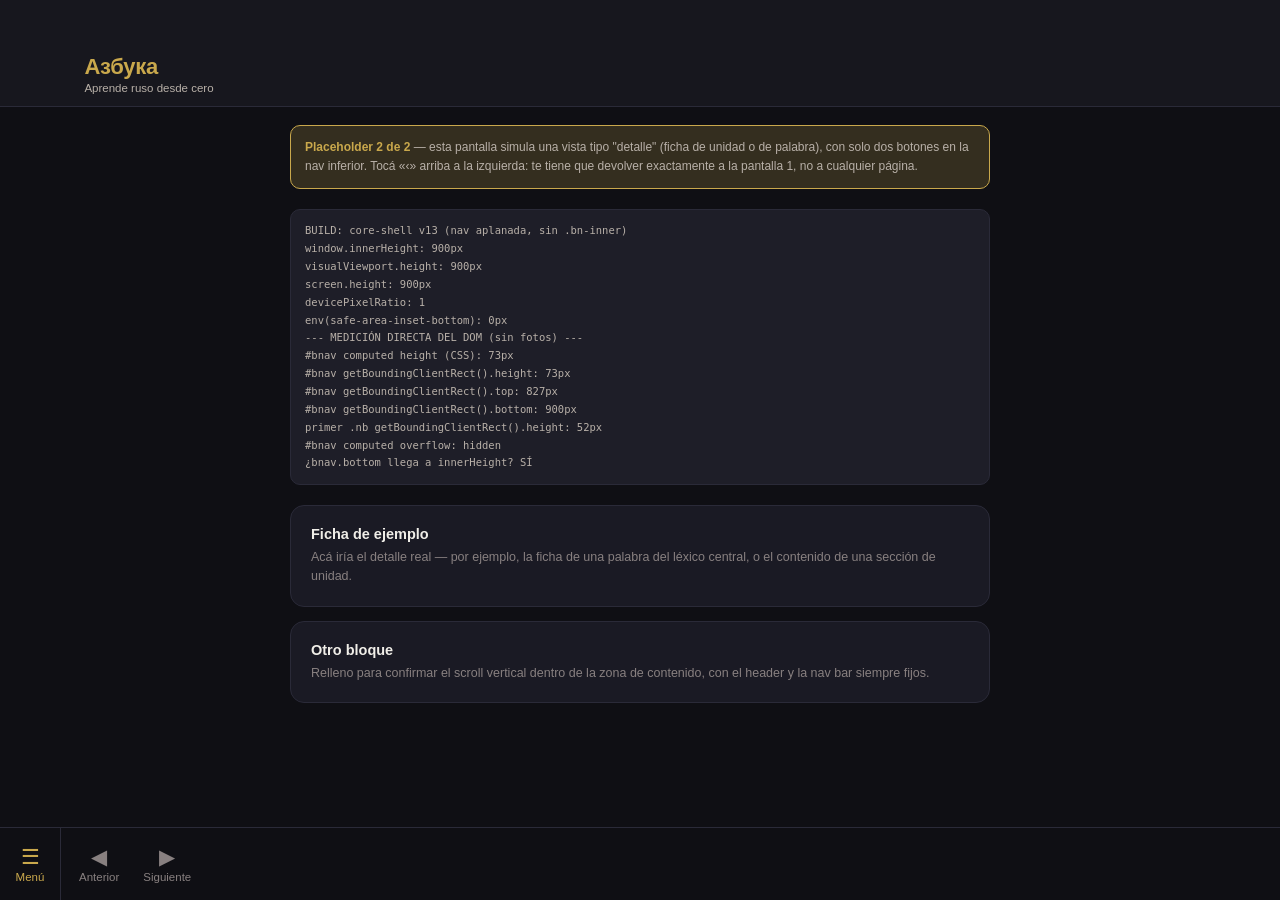
<file: azbuka-shell-demo-2.html>
<!DOCTYPE html>
<html lang="es">
<head>
<meta charset="UTF-8">
<meta name="viewport" content="width=device-width, initial-scale=1.0, maximum-scale=1.0, user-scalable=no, viewport-fit=cover">
<meta name="apple-mobile-web-app-capable" content="yes">
<meta name="apple-mobile-web-app-status-bar-style" content="black-translucent">
<meta name="apple-mobile-web-app-title" content="Азбука">
<meta name="mobile-web-app-capable" content="yes">
<link rel="manifest" href="manifest.json">
<title>Азбука · Prototipo de esqueleto (2)</title>
<link rel="stylesheet" href="core.css?v=13">
<link rel="stylesheet" href="core-shell.css?v=13">
<style>
  .ph-card{margin-bottom:14px;}
  .ph-card h3{font-size:14.5px;margin-bottom:6px;color:var(--text);}
  .ph-card p{font-size:12.5px;color:var(--muted);line-height:1.5;}
  .ph-note{background:var(--goldD);border:1px solid var(--gold);border-radius:10px;padding:12px 14px;font-size:12px;color:var(--sub);margin-bottom:20px;line-height:1.6;}
  .ph-note b{color:var(--gold);}
  #shellDiag{background:var(--bg3);border:1px solid var(--border);border-radius:10px;padding:12px 14px;font-family:ui-monospace,Menlo,monospace;font-size:10.5px;line-height:1.7;color:var(--sub);white-space:pre-wrap;margin-bottom:20px;}
</style>
</head>
<body>

<div id="overlay"></div>
<div id="drawer">
  <div class="drawer-search dh-top">
    <input type="text" id="drawerSearch" placeholder="Buscar en el diccionario…" autocomplete="off">
  </div>
  <div id="drawerUnits"></div>
  <div id="drawerFoot" class="shell-foot">
    <button id="themeBtnDrawer" aria-label="Cambiar tema"></button>
    <a id="homeBtnDrawer" href="index.html">🏠 Inicio</a>
  </div>
</div>

<header id="topbar">
  <button id="backBtn" class="tb-back" aria-label="Atrás"><span>‹</span></button>
  <div class="tb-title">
    <span class="tb-brand">Азбука</span>
    <span class="tb-tagline">Aprende ruso desde cero</span>
  </div>
</header>

<div id="content" class="shell-content">
  <div class="shell-inner">
    <div class="ph-note">
      <b>Placeholder 2 de 2</b> — esta pantalla simula una vista tipo
      "detalle" (ficha de unidad o de palabra), con solo dos botones en
      la nav inferior. Tocá «‹» arriba a la izquierda: te tiene que
      devolver exactamente a la pantalla 1, no a cualquier página.
    </div>

    <div id="shellDiag">Midiendo…</div>

    <div class="card ph-card">
      <h3>Ficha de ejemplo</h3>
      <p>Acá iría el detalle real — por ejemplo, la ficha de una palabra del léxico central, o el contenido de una sección de unidad.</p>
    </div>
    <div class="card ph-card">
      <h3>Otro bloque</h3>
      <p>Relleno para confirmar el scroll vertical dentro de la zona de contenido, con el header y la nav bar siempre fijos.</p>
    </div>
  </div>
</div>

<nav id="bnav" class="shell-bnav">
  <div class="bn-burger-wrap">
    <button class="nb ac" id="menuBtn"><span class="ni">☰</span><span>Menú</span></button>
  </div>
  <div id="navSections">
    <button class="nb"><span class="ni">◀</span><span>Anterior</span></button>
    <button class="nb"><span class="ni">▶</span><span>Siguiente</span></button>
  </div>
</nav>

<div id="toast"></div>

<script src="core.js?v=13"></script>
<script src="core-shell.js?v=13"></script>
<script>
azInitShell({activeType:null, activeId:null});
</script>

</body>
</html>
</file>
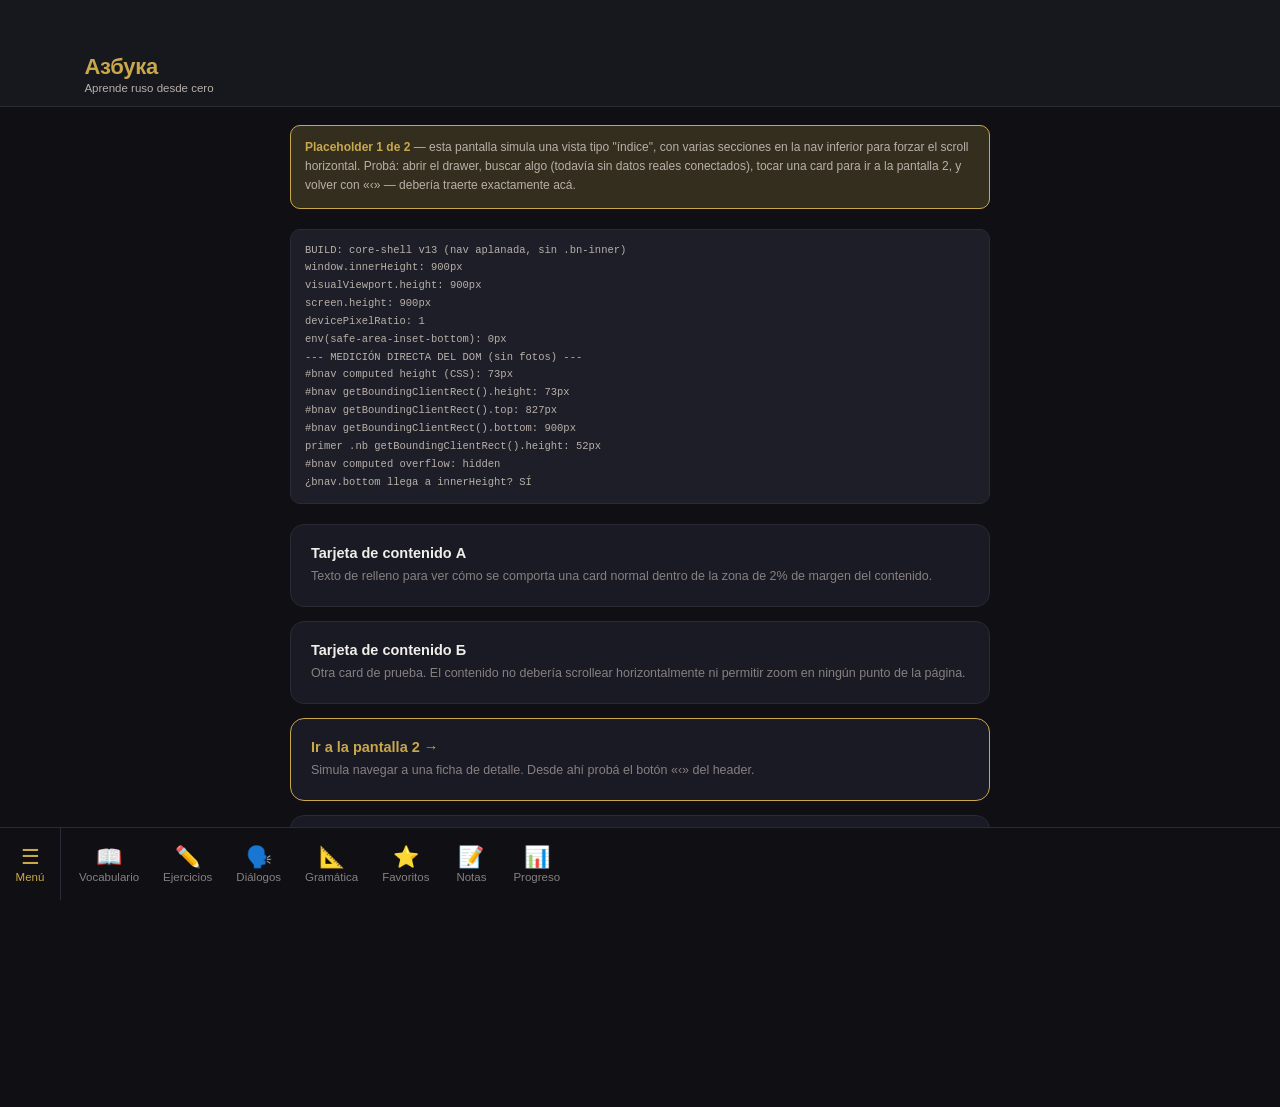
<file: azbuka-shell-demo.html>
<!DOCTYPE html>
<html lang="es">
<head>
<meta charset="UTF-8">
<meta name="viewport" content="width=device-width, initial-scale=1.0, maximum-scale=1.0, user-scalable=no, viewport-fit=cover">
<meta name="apple-mobile-web-app-capable" content="yes">
<meta name="apple-mobile-web-app-status-bar-style" content="black-translucent">
<meta name="apple-mobile-web-app-title" content="Азбука">
<meta name="mobile-web-app-capable" content="yes">
<link rel="manifest" href="manifest.json">
<title>Азбука · Prototipo de esqueleto (1)</title>
<link rel="stylesheet" href="core.css?v=13">
<link rel="stylesheet" href="core-shell.css?v=13">
<style>
  /* Solo para que las cards placeholder se vean como cards reales */
  .ph-card{margin-bottom:14px;}
  .ph-card h3{font-size:14.5px;margin-bottom:6px;color:var(--text);}
  .ph-card p{font-size:12.5px;color:var(--muted);line-height:1.5;}
  .ph-note{background:var(--goldD);border:1px solid var(--gold);border-radius:10px;padding:12px 14px;font-size:12px;color:var(--sub);margin-bottom:20px;line-height:1.6;}
  .ph-note b{color:var(--gold);}
  #shellDiag{background:var(--bg3);border:1px solid var(--border);border-radius:10px;padding:12px 14px;font-family:ui-monospace,Menlo,monospace;font-size:10.5px;line-height:1.7;color:var(--sub);white-space:pre-wrap;margin-bottom:20px;}
</style>
</head>
<body>

<div id="overlay"></div>
<div id="drawer">
  <div class="drawer-search dh-top">
    <input type="text" id="drawerSearch" placeholder="Buscar en el diccionario…" autocomplete="off">
  </div>
  <div id="drawerUnits"></div>
  <div id="drawerFoot" class="shell-foot">
    <button id="themeBtnDrawer" aria-label="Cambiar tema"></button>
    <a id="homeBtnDrawer" href="index.html">🏠 Inicio</a>
  </div>
</div>

<header id="topbar">
  <button id="backBtn" class="tb-back" aria-label="Atrás"><span>‹</span></button>
  <div class="tb-title">
    <span class="tb-brand">Азбука</span>
    <span class="tb-tagline">Aprende ruso desde cero</span>
  </div>
</header>

<div id="content" class="shell-content">
  <div class="shell-inner">
    <div class="ph-note">
      <b>Placeholder 1 de 2</b> — esta pantalla simula una vista tipo
      "índice", con varias secciones en la nav inferior para forzar el
      scroll horizontal. Probá: abrir el drawer, buscar algo (todavía
      sin datos reales conectados), tocar una card para ir a la
      pantalla 2, y volver con «‹» — debería traerte exactamente acá.
    </div>

    <div id="shellDiag">Midiendo…</div>

    <div class="card ph-card">
      <h3>Tarjeta de contenido А</h3>
      <p>Texto de relleno para ver cómo se comporta una card normal dentro de la zona de 2% de margen del contenido.</p>
    </div>
    <div class="card ph-card">
      <h3>Tarjeta de contenido Б</h3>
      <p>Otra card de prueba. El contenido no debería scrollear horizontalmente ni permitir zoom en ningún punto de la página.</p>
    </div>
    <a class="card ph-card" href="azbuka-shell-demo-2.html" style="display:block;text-decoration:none;color:inherit;border-color:var(--gold);">
      <h3 style="color:var(--gold);">Ir a la pantalla 2 →</h3>
      <p>Simula navegar a una ficha de detalle. Desde ahí probá el botón «‹» del header.</p>
    </a>
    <div class="card ph-card">
      <h3>Tarjeta de contenido Г</h3>
      <p>Relleno adicional para poder scrollear verticalmente y confirmar que el header y la nav bar quedan siempre fijos.</p>
    </div>
    <div class="card ph-card">
      <h3>Tarjeta de contenido Д</h3>
      <p>Última card de esta pantalla.</p>
    </div>
  </div>
</div>

<nav id="bnav" class="shell-bnav">
  <div class="bn-burger-wrap">
    <button class="nb ac" id="menuBtn"><span class="ni">☰</span><span>Menú</span></button>
  </div>
  <div id="navSections">
    <button class="nb"><span class="ni">📖</span><span>Vocabulario</span></button>
    <button class="nb"><span class="ni">✏️</span><span>Ejercicios</span></button>
    <button class="nb"><span class="ni">🗣️</span><span>Diálogos</span></button>
    <button class="nb"><span class="ni">📐</span><span>Gramática</span></button>
    <button class="nb"><span class="ni">⭐</span><span>Favoritos</span></button>
    <button class="nb"><span class="ni">📝</span><span>Notas</span></button>
    <button class="nb"><span class="ni">📊</span><span>Progreso</span></button>
  </div>
</nav>

<div id="toast"></div>

<script src="core.js?v=13"></script>
<script src="core-shell.js?v=13"></script>
<script>
azInitShell({activeType:null, activeId:null});
</script>

</body>
</html>
</file>
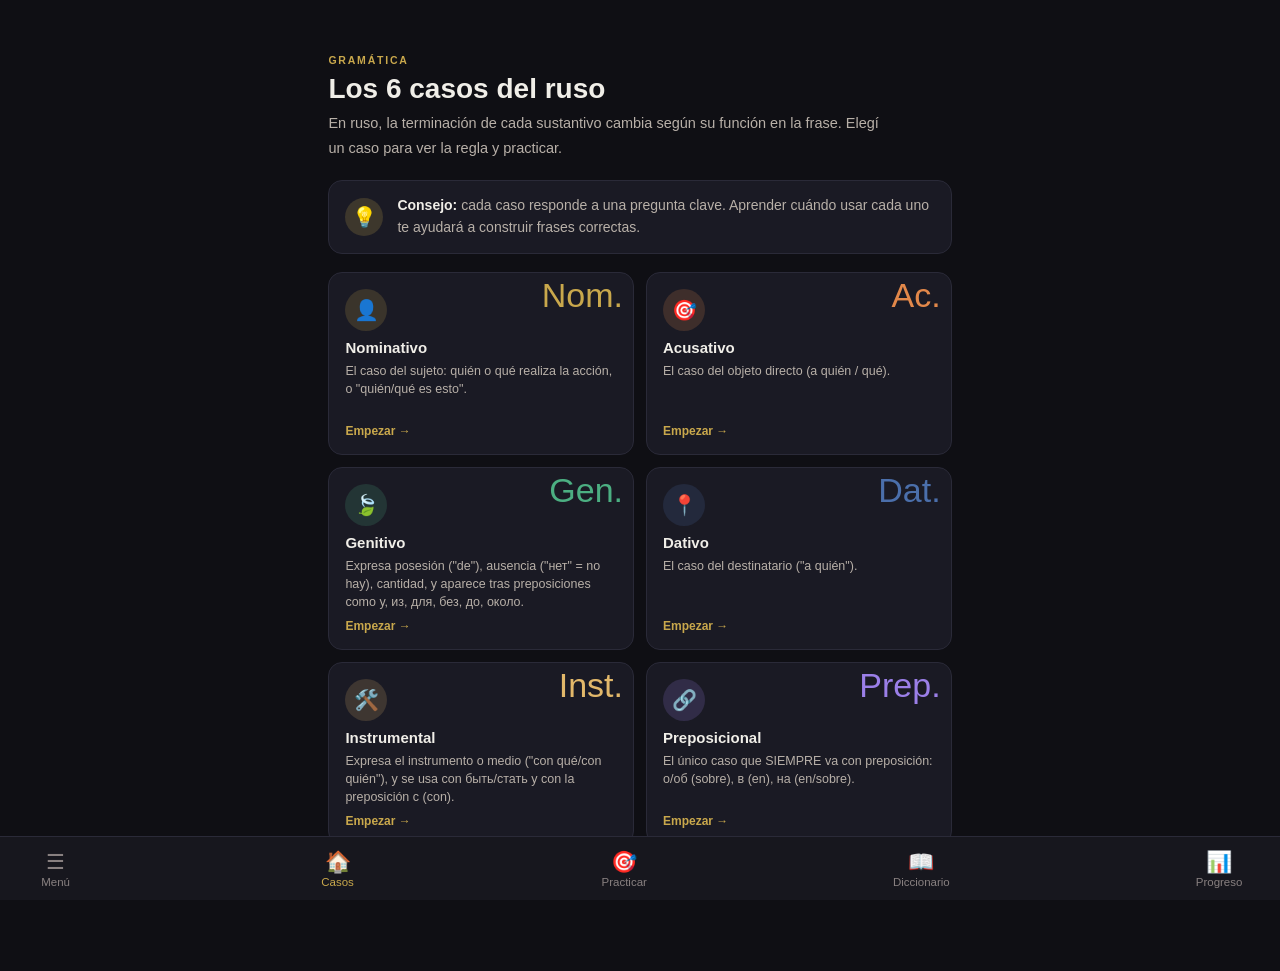
<file: casos.html>
<!DOCTYPE html>
<html lang="es">
<head>
<meta charset="UTF-8">
<meta name="viewport" content="width=device-width, initial-scale=1.0, maximum-scale=1.0, user-scalable=no, viewport-fit=cover">
<meta name="apple-mobile-web-app-capable" content="yes">
<meta name="apple-mobile-web-app-status-bar-style" content="black-translucent">
<meta name="apple-mobile-web-app-title" content="Азбука">
<title>Падежи — Los 6 casos del ruso</title>
<link rel="stylesheet" href="core.css">
<style>
  /* Específico de este módulo: rueda de progreso por caso (grilla),
     y la tabla de declinación dentro del diccionario. Todo lo demás
     (cards, botones, ejercicios, drawer) reutiliza core.css tal cual. */
  /* Específico de este módulo: tabla de declinación dentro del
     diccionario. Todo lo demás (cards, botones, ejercicios, drawer,
     nav inferior) reutiliza core.css tal cual. Sin header propio: el
     título vive en el contenido y el ☰ vive en el nav inferior. */
  .casecard .un{color:var(--case-color,var(--gold));}
  .casetbl{width:100%;border-collapse:collapse;margin-top:10px;font-size:13px;}
  .casetbl td{padding:7px 6px;border-bottom:1px solid var(--border);}
  .casetbl td:first-child{color:var(--gold);width:38%;font-weight:600;}
  .casetbl td:last-child{text-align:right;}
  /* Mismos patrones locales que verbos.html (no viven en core.css) */
  .pmgrid{display:grid;gap:10px;}
  .pmc{background:var(--card);border:1px solid var(--border);border-radius:var(--r);padding:16px;cursor:pointer;display:flex;align-items:center;gap:12px;transition:.15s;}
  .pmc:hover{border-color:var(--gold);}
  .pmc .ic{font-size:22px;}
  .pmc b{display:block;font-size:14.5px;}
  .pmc span{font-size:12px;color:var(--muted);}
  .dim{color:var(--muted);font-size:13px;}
  .case-home-tip{display:flex;align-items:center;gap:14px;background:var(--card);border:1px solid var(--border);border-radius:var(--r);padding:14px 16px;margin:0 0 18px;}
  .case-home-tip .tip-ic{width:38px;height:38px;border-radius:50%;display:flex;align-items:center;justify-content:center;background:var(--goldD);font-size:20px;flex-shrink:0;}
  .case-home-tip .tip-txt{font-size:14px;line-height:1.55;color:var(--sub);}
  .case-home-tip .tip-txt b{color:var(--text);}
  .case-home-grid{display:grid;grid-template-columns:repeat(2,minmax(0,1fr));gap:12px;}
  .case-home-card{background:var(--card);border:1px solid var(--border);border-radius:var(--r);padding:16px;cursor:pointer;position:relative;overflow:hidden;transition:.2s;text-decoration:none;color:var(--text);display:block;min-height:178px;}
  .case-home-card:hover{border-color:var(--gold);transform:translateY(-2px);}
  .case-home-icon{width:42px;height:42px;border-radius:50%;display:flex;align-items:center;justify-content:center;font-size:20px;margin-bottom:8px;background:color-mix(in srgb,var(--case-color) 18%,var(--card));}
  .case-home-short{font-family:var(--serif);font-size:34px;line-height:1;position:absolute;right:10px;top:5px;color:var(--case-color);}
  .case-home-title{font-weight:700;font-size:15px;margin-bottom:6px;}
  .case-home-desc{font-size:12.5px;color:var(--sub);line-height:1.45;min-height:54px;}
  .case-home-progress{height:4px;border-radius:4px;background:var(--bg3);overflow:hidden;margin-top:10px;}
  .case-home-progress>div{height:100%;background:var(--gold);border-radius:4px;}
  .case-home-start{display:block;margin-top:8px;font-size:12px;color:var(--gold);font-weight:600;}
  @media(max-width:560px){.case-home-card{min-height:168px;padding:14px;}.case-home-short{font-size:32px;}.case-home-desc{font-size:12px;}.case-home-tip{padding:12px 14px;}}
</style>
</head>
<body>

<div id="overlay"></div>
<div id="drawer">
  <div class="dh"><a id="homeBtnDrawer" href="index.html">🏠 Inicio</a></div>
  <div class="drawer-search">
    <input type="text" id="drawerSearch" placeholder="Buscar…" autocomplete="off">
  </div>
  <div id="drawerUnits"></div>
  <div id="drawerFoot">
    <button id="themeBtnDrawer" aria-label="Cambiar tema"></button>
  </div>
</div>

<div id="content"><div class="inner" id="app"></div></div>

<nav id="bnav">
  <button class="nb" id="menuBtn"><span class="ni">☰</span><span>Menú</span></button>
  <button class="nb ac" id="nav-home"><span class="ni">🏠</span><span>Casos</span></button>
  <button class="nb" id="nav-practice"><span class="ni">🎯</span><span>Practicar</span></button>
  <button class="nb" id="nav-dict"><span class="ni">📖</span><span>Diccionario</span></button>
  <button class="nb" id="nav-progress"><span class="ni">📊</span><span>Progreso</span></button>
</nav>

<div id="toast"></div>
<script src="core.js"></script>
<script src="data-alphabet.js"></script>
<script src="data-diccionario.js"></script>
<script src="data-verbos.js"></script>
<script src="data-casos.js"></script>
<script src="data-azbuka2.js"></script>
<script src="data-azbuka3.js"></script>
<script src="data-dialogos.js"></script>
<script src="data-azbuka1.js"></script>
<script src="data-lexicon.js"></script>
<script>
// CASE_META, CASE_ORDER, GENDER_LABEL, WORDS, TEMPLATES, approxPron → data-casos.js
// sg/ss, tema, TTS, toast, drawer, azModule → core.js

/* ── UTILIDADES LOCALES ────────────────────────────────────── */
function rnd(a){return a[Math.floor(Math.random()*a.length)];}
function shuf(a){return[...a].sort(()=>Math.random()-.5);}
function smpl(a,n){return shuf(a).slice(0,n);}
function norm(s){return String(s).trim().toLowerCase().replace(/ё/g,'е').normalize('NFD').replace(/[\u0300-\u036f]/g,'');}
function levenshtein(a,b){
  const m=a.length,n=b.length;
  if(!m)return n; if(!n)return m;
  const dp=Array.from({length:m+1},()=>new Array(n+1).fill(0));
  for(let i=0;i<=m;i++)dp[i][0]=i;
  for(let j=0;j<=n;j++)dp[0][j]=j;
  for(let i=1;i<=m;i++)for(let j=1;j<=n;j++)dp[i][j]=a[i-1]===b[j-1]?dp[i-1][j-1]:1+Math.min(dp[i-1][j],dp[i][j-1],dp[i-1][j-1]);
  return dp[m][n];
}
// Evaluación indulgente para el nivel "Escribir": exacto = 1, muy cerca = 0.5
function scoreAnswer(given,answer){
  const g=norm(given),a=norm(answer);
  if(!g)return 0;
  if(g===a)return 1;
  const dist=levenshtein(g,a);
  const maxLen=Math.max(g.length,a.length);
  if(maxLen>0&&dist<=Math.max(1,Math.ceil(maxLen*0.3)))return 0.5;
  return 0;
}

/* ── ESTADO / PERSISTENCIA (azModule('casos'), sin XP ni racha) ── */
// Schema: { levelStats:{"case-level":{correct,total,bestAccuracy,attempts}},
//           caseStats:{case:{correct,total}}, wrongWords:{ru:count}, cursors:{} }
function casosMod(){ const m=azModule('casos'); m.levelStats=m.levelStats||{}; m.caseStats=m.caseStats||{}; m.wrongWords=m.wrongWords||{}; m.cursors=m.cursors||{}; return m; }
function recordAnswer(caseKey,score,wordRu){
  const m=casosMod();
  if(caseKey){
    const cs=m.caseStats[caseKey]||{correct:0,total:0};
    cs.total++; cs.correct+=score;
    m.caseStats[caseKey]=cs;
  }
  if(score<1 && wordRu){ m.wrongWords[wordRu]=(m.wrongWords[wordRu]||0)+1; }
  azSaveProgress();
}
function recordLevelResult(key,correctSum,total){
  const m=casosMod();
  const acc=Math.round(correctSum/total*100);
  const s=m.levelStats[key]||{correct:0,total:0,bestAccuracy:0,attempts:0};
  s.correct+=correctSum; s.total+=total; s.attempts++;
  s.bestAccuracy=Math.max(s.bestAccuracy,acc);
  m.levelStats[key]=s;
  azTouchStudied(); azSaveProgress();
  return acc;
}
function bestAccFor(caseKey){
  const m=casosMod();
  const keys=[1,2,3].map(l=>`${caseKey}-${l}`);
  const accs=keys.map(k=>(m.levelStats[k]||{}).bestAccuracy||0);
  return Math.round(accs.reduce((a,b)=>a+b,0)/3);
}
function nextWordBatch(key,count){
  const m=casosMod();
  const n=WORDS.length;
  let cursor=m.cursors[key]||0;
  const batch=[];
  for(let i=0;i<count;i++) batch.push(WORDS[(cursor+i)%n]);
  m.cursors[key]=(cursor+count)%n;
  azSaveProgress();
  return batch;
}

/* ── NIVELES ─────────────────────────────────────────────────
   1 = Reconocer (mcq directa: género/animacidad en Nom., forma en el resto)
   2 = Completar la frase (mcq en contexto — reemplaza al viejo nivel 2 y 3)
   3 = Escribir la forma (input libre, evaluación indulgente)          */
const LEVEL_INFO=[
  {n:1,title:'Reconocer',desc:'Identificá género, animacidad o la forma correcta entre 4 opciones.'},
  {n:2,title:'Completar la frase',desc:'Elegí la forma correcta dentro de una oración real.'},
  {n:3,title:'Escribir',desc:'Se te da la palabra base — escribís vos la forma declinada.'}
];

function distractorsFor(word,caseKey){
  const others=CASE_ORDER.filter(c=>c!==caseKey).map(c=>word.forms[c]);
  return shuf([...new Set(others)].filter(f=>f!==word.forms[caseKey])).slice(0,3);
}

function buildLevel1(word,caseKey){
  if(caseKey==='nom'){
    const askGender=Math.random()<0.6;
    if(askGender){
      return {type:'mcq',caseKey:'nom',wordRu:word.ru,
        prompt:`¿Qué género tiene «${word.ru}»?`,cy:word.ru,tr:approxPron(word.ru),
        options:shuf(['masculino','femenino','neutro']),correct:GENDER_LABEL[word.gender],
        explain:`«${word.ru}» (${word.es}) es <b>${GENDER_LABEL[word.gender]}</b>${word.animate?' y animado':''}.`};
    }
    return {type:'mcq',caseKey:'nom',wordRu:word.ru,
      prompt:`¿«${word.ru}» es animado o inanimado?`,cy:word.ru,tr:approxPron(word.ru),
      options:['Animado','Inanimado'],correct:word.animate?'Animado':'Inanimado',
      explain:`«${word.ru}» (${word.es}) es <b>${word.animate?'animado':'inanimado'}</b>. Los animados son personas y animales — es clave para el acusativo.`};
  }
  const correct=word.forms[caseKey];
  const opts=distractorsFor(word,caseKey);
  while(opts.length<3){ const o=rnd(WORDS).forms[caseKey]; if(o!==correct&&!opts.includes(o))opts.push(o); }
  return {type:'mcq',caseKey,wordRu:word.ru,
    prompt:`¿Cuál es la forma de <b>${CASE_META[caseKey].es}</b> de «${word.ru}» (${word.es})?`,cy:word.ru,tr:approxPron(word.ru),
    options:shuf([correct,...opts]),correct,
    explain:explainCase(word,caseKey)};
}
function buildLevel2(word,caseKey){
  const t=rnd(TEMPLATES[caseKey]);
  const correct=word.forms[caseKey];
  const opts=distractorsFor(word,caseKey);
  while(opts.length<3){ const o=rnd(WORDS).forms[caseKey]; if(o!==correct&&!opts.includes(o))opts.push(o); }
  return {type:'mcq',caseKey,wordRu:word.ru,
    prompt:`Completá: <i>${t.es.replace('___','___')}</i> — («${word.es}»)`,
    cy:t.pre+'____'+t.post,tr:'',
    options:shuf([correct,...opts]),correct,
    explain:explainCase(word,caseKey)+` Frase completa: «${t.pre}${correct}${t.post}»`};
}
function buildLevel3(word,caseKey){
  const t=rnd(TEMPLATES[caseKey]);
  const correct=word.forms[caseKey];
  return {type:'fill',caseKey,wordRu:word.ru,
    prompt:`Escribí la forma de <b>${CASE_META[caseKey].es}</b> de «${word.ru}» (${word.es}) para completar:`,
    cy:t.pre+'____'+t.post,tr:approxPron(word.ru),
    correct,
    explain:explainCase(word,caseKey)+` Frase completa: «${t.pre}${correct}${t.post}»`};
}
function explainCase(word,caseKey){
  const meta=CASE_META[caseKey];
  let animNote='';
  if(caseKey==='acc'){
    animNote=word.animate
      ? ` Como «${word.ru}» es animado, el acusativo copia al genitivo (${word.forms.gen}).`
      : ` Como «${word.ru}» es inanimado, el acusativo es igual al nominativo (${word.forms.nom}).`;
  }
  return `<b>${meta.es} (${meta.short})</b> — ${meta.rule}${animNote}`;
}
function buildSession(caseKey,level,count){
  const batch=nextWordBatch(`${caseKey}-${level}`,count);
  const builder=level===1?buildLevel1:level===2?buildLevel2:buildLevel3;
  return shuf(batch.map(w=>builder(w,caseKey)));
}
function buildMixedSession(count){
  const batch=nextWordBatch('mix',count);
  return shuf(batch.map(w=>{
    const c=CASE_ORDER[1+Math.floor(Math.random()*5)];
    return Math.random()<0.5?buildLevel1(w,c):buildLevel2(w,c);
  }));
}
function buildReviewSession(){
  const m=casosMod();
  const entries=Object.entries(m.wrongWords).sort((a,b)=>b[1]-a[1]).slice(0,15);
  const targetWords=entries.map(([ru])=>WORDS.find(w=>w.ru===ru)).filter(Boolean);
  const pool=targetWords.length?targetWords:smpl(WORDS,10);
  return shuf(pool.map(w=>{
    const c=CASE_ORDER[1+Math.floor(Math.random()*5)];
    return Math.random()<0.5?buildLevel1(w,c):buildLevel2(w,c);
  }));
}

/* ── ESTADO DE NAVEGACIÓN ──────────────────────────────────── */
let VIEW='home';
let selectedCase=null;
let session=null; // {statKey, caseKeyForStats, queue, idx, correctSum, answered}

function go(view,extra){
  VIEW=view;
  if(extra) Object.assign(window,extra);
  render();
  window.scrollTo({top:0,behavior:'instant'});
}

function render(){
  const app=document.getElementById('app');
  let html='';
  if(VIEW==='home') html=renderHome();
  else if(VIEW==='caseDetail') html=renderCaseDetail();
  else if(VIEW==='practiceMenu') html=renderPracticeMenu();
  else if(VIEW==='session') html=renderSession();
  else if(VIEW==='results') html=renderResults();
  else if(VIEW==='dict') html=renderDict();
  else if(VIEW==='progress') html=renderProgress();
  app.innerHTML=`<div class="view active">${html}</div>`;
  attachHandlers();
  setActiveNav();
}
function setActiveNav(){
  document.querySelectorAll('#bnav .nb').forEach(b=>b.classList.remove('ac'));
  const map={home:'nav-home',caseDetail:'nav-home',practiceMenu:'nav-practice',session:'nav-practice',results:'nav-practice',dict:'nav-dict',progress:'nav-progress'};
  const id=map[VIEW]; if(id) document.getElementById(id).classList.add('ac');
}

/* ── HOME: grilla de los 6 casos ───────────────────────────── */
function renderHome(){
  const icons={nom:'👤',acc:'🎯',gen:'🍃',dat:'📍',inst:'🛠️',prep:'🔗'};
  let out=`<div class="ey">Gramática</div><h1 class="pt">Los 6 casos del ruso</h1>
  <p class="ps">En ruso, la terminación de cada sustantivo cambia según su función en la frase. Elegí un caso para ver la regla y practicar.</p>
  <div class="case-home-tip"><div class="tip-ic">💡</div><div class="tip-txt"><b>Consejo:</b> cada caso responde a una pregunta clave. Aprender cuándo usar cada uno te ayudará a construir frases correctas.</div></div>
  <div class="case-home-grid">`;
  CASE_ORDER.forEach(c=>{
    const meta=CASE_META[c];
    const acc=bestAccFor(c);
    out+=`<a class="case-home-card" data-case="${c}" style="--case-color:${meta.color};">
      <div class="case-home-icon">${icons[c]||'📘'}</div>
      <div class="case-home-short">${meta.short}</div>
      <div class="case-home-title">${meta.es}</div>
      <div class="case-home-desc">${meta.rule.split('.')[0]}.</div>
      ${acc>0?`<div class="case-home-progress"><div style="width:${acc}%"></div></div>`:''}
      <span class="case-home-start">${acc>0?`${acc}% · Seguir →`:'Empezar →'}</span>
    </a>`;
  });
  out+=`</div>`;
  return out;
}

/* ── DETALLE DE CASO: teoría + 3 niveles ───────────────────── */
function renderCaseDetail(){
  const c=selectedCase, meta=CASE_META[c];
  let out=`<button class="abk" data-go="home">← Los 6 casos</button>
  <div class="sh"><span class="shi">${meta.short}</span><div><h2>${meta.es}</h2><div class="shs">${bestAccFor(c)}% de precisión acumulada</div></div></div>
  <div class="card sb">
    <p style="color:var(--sub);font-size:14.5px;line-height:1.8;margin-bottom:10px;">${meta.rule}</p>
    <p style="color:var(--gold);font-size:13.5px;font-style:italic;">${meta.example}</p>
  </div>
  <div class="sh"><h2>Elegí un nivel</h2></div>
  <div class="pmgrid sb">`;
  LEVEL_INFO.forEach(L=>{
    const m=casosMod();
    const st=m.levelStats[`${c}-${L.n}`];
    out+=`<div class="pmc" data-level="${L.n}">
      <span class="ic">${L.n===1?'🎯':L.n===2?'📝':'✏️'}</span>
      <div><b>${L.title}</b><span>${L.desc}</span>${st?`<div class="dim" style="margin-top:4px;">Mejor: ${st.bestAccuracy}% · ${st.attempts} sesión(es)</div>`:''}</div>
    </div>`;
  });
  out+=`</div>`;
  return out;
}

/* ── MENÚ DE PRÁCTICA (nav inferior) ───────────────────────── */
function renderPracticeMenu(){
  const m=casosMod();
  const wrongCount=Object.keys(m.wrongWords).length;
  return `<div class="ey">Práctica</div><h1 class="pt">Elegí un modo</h1>
  <div class="pmgrid sb">
    <div class="pmc" data-go="home"><span class="ic">🧩</span><div><b>Por caso</b><span>Elegí uno de los 6 casos y su nivel</span></div></div>
    <div class="pmc" data-mixed="1"><span class="ic">🔀</span><div><b>Simulacro mixto</b><span>20 preguntas combinando los 6 casos</span></div></div>
    <div class="pmc" ${wrongCount?'data-review="1"':''} style="${wrongCount?'':'opacity:.45;'}"><span class="ic">🔁</span><div><b>Repaso inteligente</b><span>${wrongCount?`Reforzá las ${wrongCount} palabras que más te costaron`:'Todavía no tenés palabras para repasar'}</span></div></div>
  </div>`;
}

/* ── SESIÓN DE EJERCICIOS (reutiliza clases excard/og/oo/qopts/ti/fb de core.css) ── */
function startSession(statKey,caseKeyForStats,queue){
  session={statKey,caseKeyForStats,queue,idx:0,correctSum:0,answered:false};
  go('session');
}
function renderSession(){
  const s=session;
  if(s.idx>=s.queue.length){ go('results'); return ''; }
  const ex=s.queue[s.idx];
  s.answered=false;
  const pct=Math.round(s.idx/s.queue.length*100);
  let out=`<div class="epb"><div style="width:${pct}%"></div></div>
  <div class="excard">
    <div class="exkind">${CASE_META[ex.caseKey]?CASE_META[ex.caseKey].es:'Repaso'} · ${s.idx+1}/${s.queue.length}</div>
    <div class="exq">${ex.prompt}${ex.cy?`<span class="excy">${ex.cy} <button class="psm" data-speak="${ex.wordRu}" style="width:26px;height:26px;font-size:11px;vertical-align:middle;">🔊</button></span>`:''}</div>
    <div id="exBody"></div><div class="fb" id="exFB"></div>
    <div class="exac"><button class="btn gh" id="exSkip">Saltar</button><button class="btn pr" id="exCheck" style="display:none;">Comprobar</button><button class="btn pr" id="exNext" style="display:none;">Siguiente →</button></div>
  </div>`;
  setTimeout(()=>buildExBody(ex),0);
  return out;
}
function buildExBody(ex){
  const body=document.getElementById('exBody');
  if(!body) return;
  if(ex.type==='mcq'){
    const g=document.createElement('div');g.className='og';
    ex.options.forEach(opt=>{
      const b=document.createElement('button');b.className='oo';b.textContent=opt;
      b.addEventListener('click',()=>submitAnswer(ex,opt,b,g));
      g.appendChild(b);
    });
    body.appendChild(g);
  } else if(ex.type==='fill'){
    const inp=document.createElement('input');inp.className='ti';inp.placeholder='Escribí en cirílico…';
    body.appendChild(inp);inp.focus();
    const ck=document.getElementById('exCheck');ck.style.display='inline-flex';
    const go2=()=>submitAnswer(ex,inp.value,inp,null);
    ck.addEventListener('click',go2);
    inp.addEventListener('keydown',e=>{if(e.key==='Enter')go2();});
  }
}
function submitAnswer(ex,given,node,grid){
  const s=session;
  if(s.answered) return;
  s.answered=true;
  let score = ex.type==='fill' ? scoreAnswer(given,ex.correct) : (norm(given)===norm(ex.correct)?1:0);
  const ok=score===1, partial=score===0.5;
  s.correctSum+=score;
  recordAnswer(ex.caseKey==='nom'?null:ex.caseKey, score, ex.wordRu);
  if(grid) grid.querySelectorAll('.oo').forEach(o=>{
    if(o.textContent===ex.correct) o.classList.add('co');
    else if(o.textContent===given && !ok) o.classList.add('wr2');
    o.disabled=true;
  });
  if(node && node.tagName==='INPUT'){ node.classList.add(ok?'co':partial?'pc':'wr2'); node.disabled=true; }
  const ckBtn=document.getElementById('exCheck'); if(ckBtn) ckBtn.style.display='none';
  document.getElementById('exSkip').style.display='none';
  document.getElementById('exNext').style.display='inline-flex';
  document.getElementById('exNext').addEventListener('click',()=>{ session.idx++; render(); });
  const fb=document.getElementById('exFB');
  fb.className='fb show '+(ok?'ok':partial?'partial':'bad');
  fb.innerHTML=(ok?'<b>✓ Correcto.</b> ':partial?'<b>½ Casi.</b> ':'<b>✗ Incorrecto.</b> ')+ex.explain;
}

/* ── RESULTADOS ─────────────────────────────────────────────── */
function renderResults(){
  const s=session;
  const acc=recordLevelResult(s.statKey,s.correctSum,s.queue.length);
  return `<div class="excard es2">
    <div class="ey">${acc>=80?'¡Muy bien!':acc>=50?'Vas bien':'Seguí practicando'}</div>
    <div class="scr">${acc}%</div>
    <p style="color:var(--muted);margin-top:6px;">${Math.round(s.correctSum*10)/10} de ${s.queue.length} correctas</p>
    <div style="display:flex;gap:8px;flex-wrap:wrap;justify-content:center;margin-top:16px;">
      <button class="btn pr" data-again="1">Otra ronda</button>
      <button class="btn" data-go="home">Volver a los casos</button>
    </div>
  </div>`;
}

/* ── DICCIONARIO (buscador + tabla de declinación por palabra) ── */
let dictQuery='';
let dictOpen=null;
function renderDict(){
  const items=WORDS.filter(w=>{
    if(!dictQuery) return true;
    const q=dictQuery.toLowerCase();
    return w.ru.toLowerCase().includes(q)||w.es.toLowerCase().includes(q);
  }).slice(0,dictQuery?200:40);
  let out=`<div class="ey">Diccionario</div><h1 class="pt">${WORDS.length} sustantivos declinados</h1>
  <div class="gsearch sb">
    <span class="gsi">🔍</span>
    <input type="text" id="dictSearch" placeholder="Buscar en ruso o español…" value="${dictQuery}">
  </div>`;
  if(!items.length){ out+=`<div class="empty">Sin resultados.</div>`; return out; }
  items.forEach(w=>{
    const isOpen=dictOpen===w.id;
    out+=`<div class="wcard" style="flex-direction:column;align-items:stretch;" data-dictword="${w.id}">
      <div style="display:flex;align-items:center;gap:10px;cursor:pointer;">
        <div class="wru" style="min-width:auto;">${w.ru}</div>
        <div class="wi"><div class="wtr">/${approxPron(w.ru)}/ · ${GENDER_LABEL[w.gender]}${w.animate?', animado':''}</div><div class="wes">${w.es}</div></div>
        <button class="psm" data-speak="${w.ru}">▶</button>
        <span style="color:var(--muted);font-size:12px;">${isOpen?'▲':'▼'}</span>
      </div>
      ${isOpen?`<table class="casetbl">${CASE_ORDER.map(c=>`<tr><td>${CASE_META[c].es}</td><td>${w.forms[c]}</td></tr>`).join('')}</table>`:''}
    </div>`;
  });
  if(!dictQuery && WORDS.length>40) out+=`<div class="empty">Mostrando 40 de ${WORDS.length}. Escribí para buscar el resto.</div>`;
  return out;
}

/* ── PROGRESO (stats sin XP ni racha) ──────────────────────── */
function renderProgress(){
  const m=casosMod();
  const totalAnswered=Object.values(m.caseStats).reduce((a,c)=>a+c.total,0);
  const totalCorrect=Object.values(m.caseStats).reduce((a,c)=>a+c.correct,0);
  const overallAcc=totalAnswered?Math.round(totalCorrect/totalAnswered*100):0;
  let out=`<div class="ey">Tu progreso</div><h1 class="pt">Casos</h1>
  <div class="sr sb">
    <div class="sc"><span class="sv">${overallAcc}%</span><span class="sl">Precisión global</span></div>
    <div class="sc"><span class="sv">${totalAnswered}</span><span class="sl">Ejercicios resueltos</span></div>
  </div>
  <div class="sh"><h2>Por caso</h2></div>`;
  CASE_ORDER.forEach(c=>{
    const cs=m.caseStats[c]||{correct:0,total:0};
    const pct=cs.total?Math.round(cs.correct/cs.total*100):0;
    out+=`<div style="margin-bottom:10px;"><div style="display:flex;justify-content:space-between;font-size:13px;margin-bottom:4px;"><span>${CASE_META[c].es}</span><span class="dim">${cs.total?`${pct}%`:'Sin datos'}</span></div><div class="pb"><div style="width:${pct}%"></div></div></div>`;
  });
  const worst=Object.entries(m.wrongWords).sort((a,b)=>b[1]-a[1]).slice(0,8);
  out+=`<div class="sh"><h2>Palabras más difíciles</h2></div>`;
  out+= worst.length
    ? worst.map(([ru,c])=>{const w=WORDS.find(x=>x.ru===ru);return `<div class="wr"><div style="flex:1;"><div class="wru" style="font-size:16px;">${ru}</div><div class="wes">${w?w.es:''}</div></div><span class="stb s0">${c} error${c===1?'':'es'}</span></div>`;}).join('')
    : `<div class="empty">Todavía sin errores registrados.</div>`;
  return out;
}

/* ── HANDLERS ───────────────────────────────────────────────── */
function attachHandlers(){
  document.querySelectorAll('[data-case]').forEach(el=>el.addEventListener('click',()=>{selectedCase=el.dataset.case;go('caseDetail');}));
  document.querySelectorAll('[data-go]').forEach(el=>el.addEventListener('click',()=>go(el.dataset.go)));
  document.querySelectorAll('[data-level]').forEach(el=>el.addEventListener('click',()=>{
    const level=parseInt(el.dataset.level,10);
    startSession(`${selectedCase}-${level}`,selectedCase,buildSession(selectedCase,level,12));
  }));
  document.querySelectorAll('[data-mixed]').forEach(el=>el.addEventListener('click',()=>startSession('mix-0',null,buildMixedSession(20))));
  document.querySelectorAll('[data-review]').forEach(el=>el.addEventListener('click',()=>startSession('mix-0',null,buildReviewSession())));
  document.querySelectorAll('[data-again]').forEach(el=>el.addEventListener('click',()=>{
    const q = session.caseKeyForStats
      ? buildSession(session.caseKeyForStats, parseInt(session.statKey.split('-')[1],10), session.queue.length)
      : buildMixedSession(session.queue.length);
    startSession(session.statKey, session.caseKeyForStats, q);
  }));
  document.querySelectorAll('[data-speak]').forEach(el=>el.addEventListener('click',(e)=>{e.stopPropagation();speak(el.dataset.speak);}));
  document.querySelectorAll('[data-dictword]').forEach(el=>el.addEventListener('click',(e)=>{
    if(e.target.closest('[data-speak]')) return;
    const id=el.dataset.dictword;
    dictOpen = dictOpen===id ? null : id;
    render();
  }));
  const ds=document.getElementById('dictSearch');
  if(ds){ ds.addEventListener('input',()=>{dictQuery=ds.value;dictOpen=null;render();}); setTimeout(()=>{const el=document.getElementById('dictSearch'); if(el && document.activeElement!==el && dictQuery){} },0); }
}

document.getElementById('nav-home').addEventListener('click',()=>go('home'));
document.getElementById('nav-practice').addEventListener('click',()=>go('practiceMenu'));
document.getElementById('nav-dict').addEventListener('click',()=>go('dict'));
document.getElementById('nav-progress').addEventListener('click',()=>go('progress'));

(async () => {
  await azInit({activeType:'module', activeId:'casos'});
  render();
})();
</script>
</body>
</html>
</file>
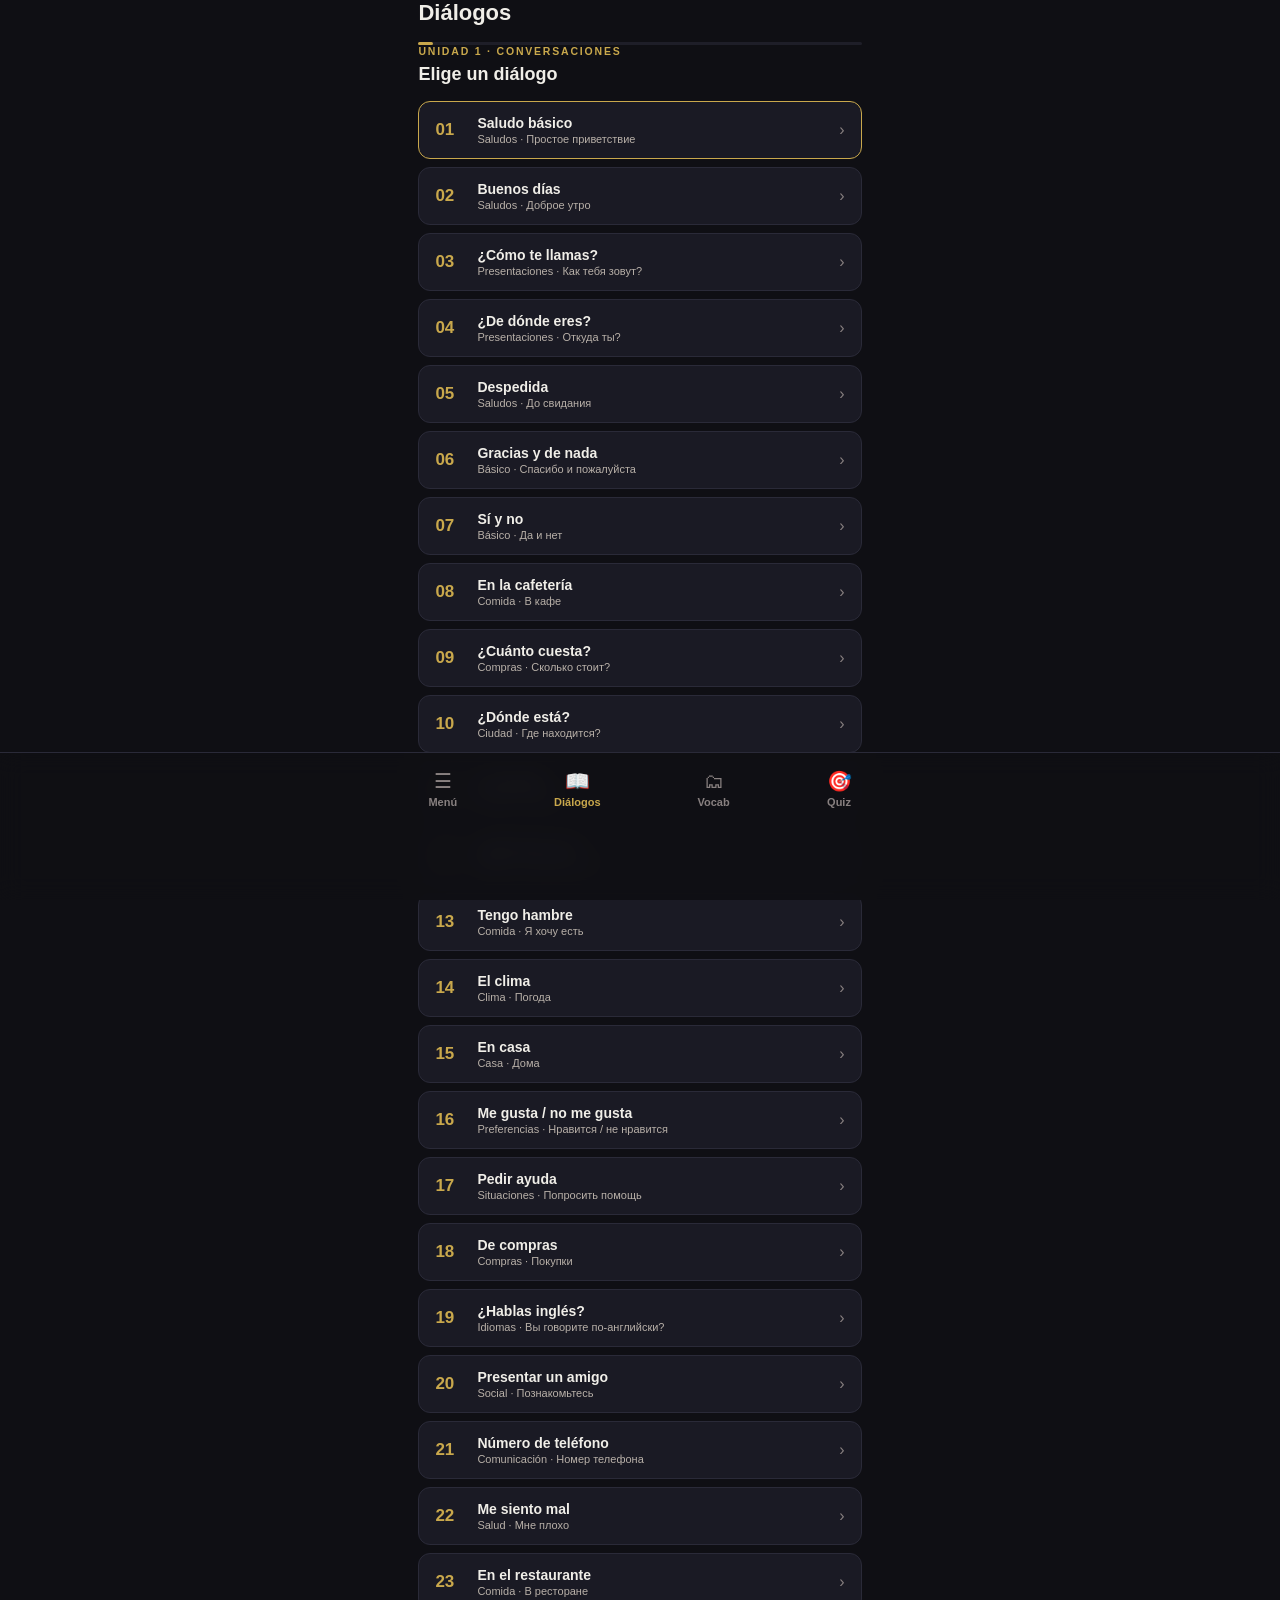
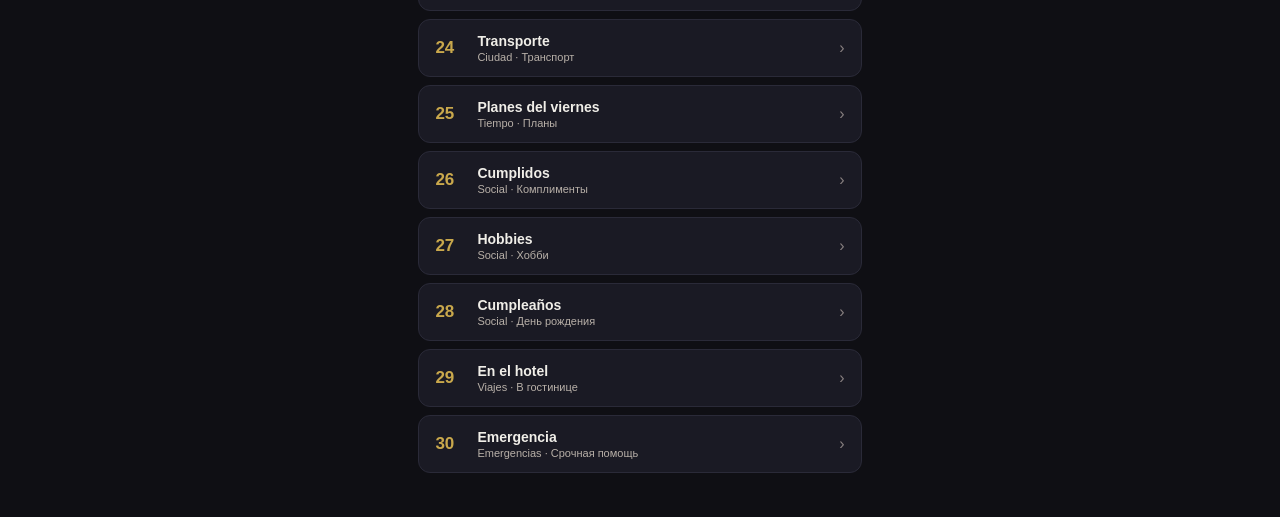
<file: dialogos.html>
<!DOCTYPE html>
<html lang="es">
<head>
  <meta charset="UTF-8"/>
  <meta name="viewport" content="width=device-width, initial-scale=1.0, maximum-scale=1.0, user-scalable=no, viewport-fit=cover"/>
  <meta name="apple-mobile-web-app-capable" content="yes"/>
  <meta name="apple-mobile-web-app-status-bar-style" content="black-translucent"/>
  <meta name="apple-mobile-web-app-title" content="Азбука"/>
  <title>Азбука — Diálogos</title>
  <style>
    *{margin:0;padding:0;box-sizing:border-box}
    html,body{overflow-x:hidden;}
    body{font-family:-apple-system,"Inter","Helvetica Neue",Arial,sans-serif}
    #root{min-height:100vh}
  </style>
</head>
<body>
<div id="root"></div>
<script>
window.addEventListener('error', function(e) {
  var root = document.getElementById('root');
  if (root && !root.innerHTML.trim()) {
    root.innerHTML = '<div style="padding:24px;font-family:sans-serif;max-width:500px;margin:40px auto;background:#fff3f3;border:2px solid #c42b2b;border-radius:12px;">' +
      '<h2 style="color:#c42b2b;margin-bottom:12px;">⚠️ Error al cargar la app</h2>' +
      '<p style="margin-bottom:8px;"><b>Mensaje:</b> ' + (e.message || 'desconocido') + '</p>' +
      '<p style="margin-bottom:8px;"><b>Archivo:</b> ' + (e.filename || '-') + '</p>' +
      '<p><b>Línea:</b> ' + (e.lineno || '-') + ', <b>Columna:</b> ' + (e.colno || '-') + '</p>' +
      '</div>';
  }
});
</script>

<script>
/**
 * @license React
 * react.production.min.js
 *
 * Copyright (c) Facebook, Inc. and its affiliates.
 *
 * This source code is licensed under the MIT license found in the
 * LICENSE file in the root directory of this source tree.
 */
(function(){'use strict';(function(c,x){"object"===typeof exports&&"undefined"!==typeof module?x(exports):"function"===typeof define&&define.amd?define(["exports"],x):(c=c||self,x(c.React={}))})(this,function(c){function x(a){if(null===a||"object"!==typeof a)return null;a=V&&a[V]||a["@@iterator"];return"function"===typeof a?a:null}function w(a,b,e){this.props=a;this.context=b;this.refs=W;this.updater=e||X}function Y(){}function K(a,b,e){this.props=a;this.context=b;this.refs=W;this.updater=e||X}function Z(a,b,
e){var m,d={},c=null,h=null;if(null!=b)for(m in void 0!==b.ref&&(h=b.ref),void 0!==b.key&&(c=""+b.key),b)aa.call(b,m)&&!ba.hasOwnProperty(m)&&(d[m]=b[m]);var l=arguments.length-2;if(1===l)d.children=e;else if(1<l){for(var f=Array(l),k=0;k<l;k++)f[k]=arguments[k+2];d.children=f}if(a&&a.defaultProps)for(m in l=a.defaultProps,l)void 0===d[m]&&(d[m]=l[m]);return{$$typeof:y,type:a,key:c,ref:h,props:d,_owner:L.current}}function oa(a,b){return{$$typeof:y,type:a.type,key:b,ref:a.ref,props:a.props,_owner:a._owner}}
function M(a){return"object"===typeof a&&null!==a&&a.$$typeof===y}function pa(a){var b={"=":"=0",":":"=2"};return"$"+a.replace(/[=:]/g,function(a){return b[a]})}function N(a,b){return"object"===typeof a&&null!==a&&null!=a.key?pa(""+a.key):b.toString(36)}function B(a,b,e,m,d){var c=typeof a;if("undefined"===c||"boolean"===c)a=null;var h=!1;if(null===a)h=!0;else switch(c){case "string":case "number":h=!0;break;case "object":switch(a.$$typeof){case y:case qa:h=!0}}if(h)return h=a,d=d(h),a=""===m?"."+
N(h,0):m,ca(d)?(e="",null!=a&&(e=a.replace(da,"$&/")+"/"),B(d,b,e,"",function(a){return a})):null!=d&&(M(d)&&(d=oa(d,e+(!d.key||h&&h.key===d.key?"":(""+d.key).replace(da,"$&/")+"/")+a)),b.push(d)),1;h=0;m=""===m?".":m+":";if(ca(a))for(var l=0;l<a.length;l++){c=a[l];var f=m+N(c,l);h+=B(c,b,e,f,d)}else if(f=x(a),"function"===typeof f)for(a=f.call(a),l=0;!(c=a.next()).done;)c=c.value,f=m+N(c,l++),h+=B(c,b,e,f,d);else if("object"===c)throw b=String(a),Error("Objects are not valid as a React child (found: "+
("[object Object]"===b?"object with keys {"+Object.keys(a).join(", ")+"}":b)+"). If you meant to render a collection of children, use an array instead.");return h}function C(a,b,e){if(null==a)return a;var c=[],d=0;B(a,c,"","",function(a){return b.call(e,a,d++)});return c}function ra(a){if(-1===a._status){var b=a._result;b=b();b.then(function(b){if(0===a._status||-1===a._status)a._status=1,a._result=b},function(b){if(0===a._status||-1===a._status)a._status=2,a._result=b});-1===a._status&&(a._status=
0,a._result=b)}if(1===a._status)return a._result.default;throw a._result;}function O(a,b){var e=a.length;a.push(b);a:for(;0<e;){var c=e-1>>>1,d=a[c];if(0<D(d,b))a[c]=b,a[e]=d,e=c;else break a}}function p(a){return 0===a.length?null:a[0]}function E(a){if(0===a.length)return null;var b=a[0],e=a.pop();if(e!==b){a[0]=e;a:for(var c=0,d=a.length,k=d>>>1;c<k;){var h=2*(c+1)-1,l=a[h],f=h+1,g=a[f];if(0>D(l,e))f<d&&0>D(g,l)?(a[c]=g,a[f]=e,c=f):(a[c]=l,a[h]=e,c=h);else if(f<d&&0>D(g,e))a[c]=g,a[f]=e,c=f;else break a}}return b}
function D(a,b){var c=a.sortIndex-b.sortIndex;return 0!==c?c:a.id-b.id}function P(a){for(var b=p(r);null!==b;){if(null===b.callback)E(r);else if(b.startTime<=a)E(r),b.sortIndex=b.expirationTime,O(q,b);else break;b=p(r)}}function Q(a){z=!1;P(a);if(!u)if(null!==p(q))u=!0,R(S);else{var b=p(r);null!==b&&T(Q,b.startTime-a)}}function S(a,b){u=!1;z&&(z=!1,ea(A),A=-1);F=!0;var c=k;try{P(b);for(n=p(q);null!==n&&(!(n.expirationTime>b)||a&&!fa());){var m=n.callback;if("function"===typeof m){n.callback=null;
k=n.priorityLevel;var d=m(n.expirationTime<=b);b=v();"function"===typeof d?n.callback=d:n===p(q)&&E(q);P(b)}else E(q);n=p(q)}if(null!==n)var g=!0;else{var h=p(r);null!==h&&T(Q,h.startTime-b);g=!1}return g}finally{n=null,k=c,F=!1}}function fa(){return v()-ha<ia?!1:!0}function R(a){G=a;H||(H=!0,I())}function T(a,b){A=ja(function(){a(v())},b)}function ka(a){throw Error("act(...) is not supported in production builds of React.");}var y=Symbol.for("react.element"),qa=Symbol.for("react.portal"),sa=Symbol.for("react.fragment"),
ta=Symbol.for("react.strict_mode"),ua=Symbol.for("react.profiler"),va=Symbol.for("react.provider"),wa=Symbol.for("react.context"),xa=Symbol.for("react.forward_ref"),ya=Symbol.for("react.suspense"),za=Symbol.for("react.memo"),Aa=Symbol.for("react.lazy"),V=Symbol.iterator,X={isMounted:function(a){return!1},enqueueForceUpdate:function(a,b,c){},enqueueReplaceState:function(a,b,c,m){},enqueueSetState:function(a,b,c,m){}},la=Object.assign,W={};w.prototype.isReactComponent={};w.prototype.setState=function(a,
b){if("object"!==typeof a&&"function"!==typeof a&&null!=a)throw Error("setState(...): takes an object of state variables to update or a function which returns an object of state variables.");this.updater.enqueueSetState(this,a,b,"setState")};w.prototype.forceUpdate=function(a){this.updater.enqueueForceUpdate(this,a,"forceUpdate")};Y.prototype=w.prototype;var t=K.prototype=new Y;t.constructor=K;la(t,w.prototype);t.isPureReactComponent=!0;var ca=Array.isArray,aa=Object.prototype.hasOwnProperty,L={current:null},
ba={key:!0,ref:!0,__self:!0,__source:!0},da=/\/+/g,g={current:null},J={transition:null};if("object"===typeof performance&&"function"===typeof performance.now){var Ba=performance;var v=function(){return Ba.now()}}else{var ma=Date,Ca=ma.now();v=function(){return ma.now()-Ca}}var q=[],r=[],Da=1,n=null,k=3,F=!1,u=!1,z=!1,ja="function"===typeof setTimeout?setTimeout:null,ea="function"===typeof clearTimeout?clearTimeout:null,na="undefined"!==typeof setImmediate?setImmediate:null;"undefined"!==typeof navigator&&
void 0!==navigator.scheduling&&void 0!==navigator.scheduling.isInputPending&&navigator.scheduling.isInputPending.bind(navigator.scheduling);var H=!1,G=null,A=-1,ia=5,ha=-1,U=function(){if(null!==G){var a=v();ha=a;var b=!0;try{b=G(!0,a)}finally{b?I():(H=!1,G=null)}}else H=!1};if("function"===typeof na)var I=function(){na(U)};else if("undefined"!==typeof MessageChannel){t=new MessageChannel;var Ea=t.port2;t.port1.onmessage=U;I=function(){Ea.postMessage(null)}}else I=function(){ja(U,0)};t={ReactCurrentDispatcher:g,
ReactCurrentOwner:L,ReactCurrentBatchConfig:J,Scheduler:{__proto__:null,unstable_ImmediatePriority:1,unstable_UserBlockingPriority:2,unstable_NormalPriority:3,unstable_IdlePriority:5,unstable_LowPriority:4,unstable_runWithPriority:function(a,b){switch(a){case 1:case 2:case 3:case 4:case 5:break;default:a=3}var c=k;k=a;try{return b()}finally{k=c}},unstable_next:function(a){switch(k){case 1:case 2:case 3:var b=3;break;default:b=k}var c=k;k=b;try{return a()}finally{k=c}},unstable_scheduleCallback:function(a,
b,c){var e=v();"object"===typeof c&&null!==c?(c=c.delay,c="number"===typeof c&&0<c?e+c:e):c=e;switch(a){case 1:var d=-1;break;case 2:d=250;break;case 5:d=1073741823;break;case 4:d=1E4;break;default:d=5E3}d=c+d;a={id:Da++,callback:b,priorityLevel:a,startTime:c,expirationTime:d,sortIndex:-1};c>e?(a.sortIndex=c,O(r,a),null===p(q)&&a===p(r)&&(z?(ea(A),A=-1):z=!0,T(Q,c-e))):(a.sortIndex=d,O(q,a),u||F||(u=!0,R(S)));return a},unstable_cancelCallback:function(a){a.callback=null},unstable_wrapCallback:function(a){var b=
k;return function(){var c=k;k=b;try{return a.apply(this,arguments)}finally{k=c}}},unstable_getCurrentPriorityLevel:function(){return k},unstable_shouldYield:fa,unstable_requestPaint:function(){},unstable_continueExecution:function(){u||F||(u=!0,R(S))},unstable_pauseExecution:function(){},unstable_getFirstCallbackNode:function(){return p(q)},get unstable_now(){return v},unstable_forceFrameRate:function(a){0>a||125<a?console.error("forceFrameRate takes a positive int between 0 and 125, forcing frame rates higher than 125 fps is not supported"):
ia=0<a?Math.floor(1E3/a):5},unstable_Profiling:null}};c.Children={map:C,forEach:function(a,b,c){C(a,function(){b.apply(this,arguments)},c)},count:function(a){var b=0;C(a,function(){b++});return b},toArray:function(a){return C(a,function(a){return a})||[]},only:function(a){if(!M(a))throw Error("React.Children.only expected to receive a single React element child.");return a}};c.Component=w;c.Fragment=sa;c.Profiler=ua;c.PureComponent=K;c.StrictMode=ta;c.Suspense=ya;c.__SECRET_INTERNALS_DO_NOT_USE_OR_YOU_WILL_BE_FIRED=
t;c.act=ka;c.cloneElement=function(a,b,c){if(null===a||void 0===a)throw Error("React.cloneElement(...): The argument must be a React element, but you passed "+a+".");var e=la({},a.props),d=a.key,k=a.ref,h=a._owner;if(null!=b){void 0!==b.ref&&(k=b.ref,h=L.current);void 0!==b.key&&(d=""+b.key);if(a.type&&a.type.defaultProps)var l=a.type.defaultProps;for(f in b)aa.call(b,f)&&!ba.hasOwnProperty(f)&&(e[f]=void 0===b[f]&&void 0!==l?l[f]:b[f])}var f=arguments.length-2;if(1===f)e.children=c;else if(1<f){l=
Array(f);for(var g=0;g<f;g++)l[g]=arguments[g+2];e.children=l}return{$$typeof:y,type:a.type,key:d,ref:k,props:e,_owner:h}};c.createContext=function(a){a={$$typeof:wa,_currentValue:a,_currentValue2:a,_threadCount:0,Provider:null,Consumer:null,_defaultValue:null,_globalName:null};a.Provider={$$typeof:va,_context:a};return a.Consumer=a};c.createElement=Z;c.createFactory=function(a){var b=Z.bind(null,a);b.type=a;return b};c.createRef=function(){return{current:null}};c.forwardRef=function(a){return{$$typeof:xa,
render:a}};c.isValidElement=M;c.lazy=function(a){return{$$typeof:Aa,_payload:{_status:-1,_result:a},_init:ra}};c.memo=function(a,b){return{$$typeof:za,type:a,compare:void 0===b?null:b}};c.startTransition=function(a,b){b=J.transition;J.transition={};try{a()}finally{J.transition=b}};c.unstable_act=ka;c.useCallback=function(a,b){return g.current.useCallback(a,b)};c.useContext=function(a){return g.current.useContext(a)};c.useDebugValue=function(a,b){};c.useDeferredValue=function(a){return g.current.useDeferredValue(a)};
c.useEffect=function(a,b){return g.current.useEffect(a,b)};c.useId=function(){return g.current.useId()};c.useImperativeHandle=function(a,b,c){return g.current.useImperativeHandle(a,b,c)};c.useInsertionEffect=function(a,b){return g.current.useInsertionEffect(a,b)};c.useLayoutEffect=function(a,b){return g.current.useLayoutEffect(a,b)};c.useMemo=function(a,b){return g.current.useMemo(a,b)};c.useReducer=function(a,b,c){return g.current.useReducer(a,b,c)};c.useRef=function(a){return g.current.useRef(a)};
c.useState=function(a){return g.current.useState(a)};c.useSyncExternalStore=function(a,b,c){return g.current.useSyncExternalStore(a,b,c)};c.useTransition=function(){return g.current.useTransition()};c.version="18.3.1"});
})();
</script>
<script>
/**
 * @license React
 * react-dom.production.min.js
 *
 * Copyright (c) Facebook, Inc. and its affiliates.
 *
 * This source code is licensed under the MIT license found in the
 * LICENSE file in the root directory of this source tree.
 */
(function(){/*
 Modernizr 3.0.0pre (Custom Build) | MIT
*/
'use strict';(function(Q,zb){"object"===typeof exports&&"undefined"!==typeof module?zb(exports,require("react")):"function"===typeof define&&define.amd?define(["exports","react"],zb):(Q=Q||self,zb(Q.ReactDOM={},Q.React))})(this,function(Q,zb){function m(a){for(var b="https://reactjs.org/docs/error-decoder.html?invariant="+a,c=1;c<arguments.length;c++)b+="&args[]="+encodeURIComponent(arguments[c]);return"Minified React error #"+a+"; visit "+b+" for the full message or use the non-minified dev environment for full errors and additional helpful warnings."}
function mb(a,b){Ab(a,b);Ab(a+"Capture",b)}function Ab(a,b){$b[a]=b;for(a=0;a<b.length;a++)cg.add(b[a])}function bj(a){if(Zd.call(dg,a))return!0;if(Zd.call(eg,a))return!1;if(cj.test(a))return dg[a]=!0;eg[a]=!0;return!1}function dj(a,b,c,d){if(null!==c&&0===c.type)return!1;switch(typeof b){case "function":case "symbol":return!0;case "boolean":if(d)return!1;if(null!==c)return!c.acceptsBooleans;a=a.toLowerCase().slice(0,5);return"data-"!==a&&"aria-"!==a;default:return!1}}function ej(a,b,c,d){if(null===
b||"undefined"===typeof b||dj(a,b,c,d))return!0;if(d)return!1;if(null!==c)switch(c.type){case 3:return!b;case 4:return!1===b;case 5:return isNaN(b);case 6:return isNaN(b)||1>b}return!1}function Y(a,b,c,d,e,f,g){this.acceptsBooleans=2===b||3===b||4===b;this.attributeName=d;this.attributeNamespace=e;this.mustUseProperty=c;this.propertyName=a;this.type=b;this.sanitizeURL=f;this.removeEmptyString=g}function $d(a,b,c,d){var e=R.hasOwnProperty(b)?R[b]:null;if(null!==e?0!==e.type:d||!(2<b.length)||"o"!==
b[0]&&"O"!==b[0]||"n"!==b[1]&&"N"!==b[1])ej(b,c,e,d)&&(c=null),d||null===e?bj(b)&&(null===c?a.removeAttribute(b):a.setAttribute(b,""+c)):e.mustUseProperty?a[e.propertyName]=null===c?3===e.type?!1:"":c:(b=e.attributeName,d=e.attributeNamespace,null===c?a.removeAttribute(b):(e=e.type,c=3===e||4===e&&!0===c?"":""+c,d?a.setAttributeNS(d,b,c):a.setAttribute(b,c)))}function ac(a){if(null===a||"object"!==typeof a)return null;a=fg&&a[fg]||a["@@iterator"];return"function"===typeof a?a:null}function bc(a,b,
c){if(void 0===ae)try{throw Error();}catch(d){ae=(b=d.stack.trim().match(/\n( *(at )?)/))&&b[1]||""}return"\n"+ae+a}function be(a,b){if(!a||ce)return"";ce=!0;var c=Error.prepareStackTrace;Error.prepareStackTrace=void 0;try{if(b)if(b=function(){throw Error();},Object.defineProperty(b.prototype,"props",{set:function(){throw Error();}}),"object"===typeof Reflect&&Reflect.construct){try{Reflect.construct(b,[])}catch(n){var d=n}Reflect.construct(a,[],b)}else{try{b.call()}catch(n){d=n}a.call(b.prototype)}else{try{throw Error();
}catch(n){d=n}a()}}catch(n){if(n&&d&&"string"===typeof n.stack){for(var e=n.stack.split("\n"),f=d.stack.split("\n"),g=e.length-1,h=f.length-1;1<=g&&0<=h&&e[g]!==f[h];)h--;for(;1<=g&&0<=h;g--,h--)if(e[g]!==f[h]){if(1!==g||1!==h){do if(g--,h--,0>h||e[g]!==f[h]){var k="\n"+e[g].replace(" at new "," at ");a.displayName&&k.includes("<anonymous>")&&(k=k.replace("<anonymous>",a.displayName));return k}while(1<=g&&0<=h)}break}}}finally{ce=!1,Error.prepareStackTrace=c}return(a=a?a.displayName||a.name:"")?bc(a):
""}function fj(a){switch(a.tag){case 5:return bc(a.type);case 16:return bc("Lazy");case 13:return bc("Suspense");case 19:return bc("SuspenseList");case 0:case 2:case 15:return a=be(a.type,!1),a;case 11:return a=be(a.type.render,!1),a;case 1:return a=be(a.type,!0),a;default:return""}}function de(a){if(null==a)return null;if("function"===typeof a)return a.displayName||a.name||null;if("string"===typeof a)return a;switch(a){case Bb:return"Fragment";case Cb:return"Portal";case ee:return"Profiler";case fe:return"StrictMode";
case ge:return"Suspense";case he:return"SuspenseList"}if("object"===typeof a)switch(a.$$typeof){case gg:return(a.displayName||"Context")+".Consumer";case hg:return(a._context.displayName||"Context")+".Provider";case ie:var b=a.render;a=a.displayName;a||(a=b.displayName||b.name||"",a=""!==a?"ForwardRef("+a+")":"ForwardRef");return a;case je:return b=a.displayName||null,null!==b?b:de(a.type)||"Memo";case Ta:b=a._payload;a=a._init;try{return de(a(b))}catch(c){}}return null}function gj(a){var b=a.type;
switch(a.tag){case 24:return"Cache";case 9:return(b.displayName||"Context")+".Consumer";case 10:return(b._context.displayName||"Context")+".Provider";case 18:return"DehydratedFragment";case 11:return a=b.render,a=a.displayName||a.name||"",b.displayName||(""!==a?"ForwardRef("+a+")":"ForwardRef");case 7:return"Fragment";case 5:return b;case 4:return"Portal";case 3:return"Root";case 6:return"Text";case 16:return de(b);case 8:return b===fe?"StrictMode":"Mode";case 22:return"Offscreen";case 12:return"Profiler";
case 21:return"Scope";case 13:return"Suspense";case 19:return"SuspenseList";case 25:return"TracingMarker";case 1:case 0:case 17:case 2:case 14:case 15:if("function"===typeof b)return b.displayName||b.name||null;if("string"===typeof b)return b}return null}function Ua(a){switch(typeof a){case "boolean":case "number":case "string":case "undefined":return a;case "object":return a;default:return""}}function ig(a){var b=a.type;return(a=a.nodeName)&&"input"===a.toLowerCase()&&("checkbox"===b||"radio"===
b)}function hj(a){var b=ig(a)?"checked":"value",c=Object.getOwnPropertyDescriptor(a.constructor.prototype,b),d=""+a[b];if(!a.hasOwnProperty(b)&&"undefined"!==typeof c&&"function"===typeof c.get&&"function"===typeof c.set){var e=c.get,f=c.set;Object.defineProperty(a,b,{configurable:!0,get:function(){return e.call(this)},set:function(a){d=""+a;f.call(this,a)}});Object.defineProperty(a,b,{enumerable:c.enumerable});return{getValue:function(){return d},setValue:function(a){d=""+a},stopTracking:function(){a._valueTracker=
null;delete a[b]}}}}function Pc(a){a._valueTracker||(a._valueTracker=hj(a))}function jg(a){if(!a)return!1;var b=a._valueTracker;if(!b)return!0;var c=b.getValue();var d="";a&&(d=ig(a)?a.checked?"true":"false":a.value);a=d;return a!==c?(b.setValue(a),!0):!1}function Qc(a){a=a||("undefined"!==typeof document?document:void 0);if("undefined"===typeof a)return null;try{return a.activeElement||a.body}catch(b){return a.body}}function ke(a,b){var c=b.checked;return E({},b,{defaultChecked:void 0,defaultValue:void 0,
value:void 0,checked:null!=c?c:a._wrapperState.initialChecked})}function kg(a,b){var c=null==b.defaultValue?"":b.defaultValue,d=null!=b.checked?b.checked:b.defaultChecked;c=Ua(null!=b.value?b.value:c);a._wrapperState={initialChecked:d,initialValue:c,controlled:"checkbox"===b.type||"radio"===b.type?null!=b.checked:null!=b.value}}function lg(a,b){b=b.checked;null!=b&&$d(a,"checked",b,!1)}function le(a,b){lg(a,b);var c=Ua(b.value),d=b.type;if(null!=c)if("number"===d){if(0===c&&""===a.value||a.value!=
c)a.value=""+c}else a.value!==""+c&&(a.value=""+c);else if("submit"===d||"reset"===d){a.removeAttribute("value");return}b.hasOwnProperty("value")?me(a,b.type,c):b.hasOwnProperty("defaultValue")&&me(a,b.type,Ua(b.defaultValue));null==b.checked&&null!=b.defaultChecked&&(a.defaultChecked=!!b.defaultChecked)}function mg(a,b,c){if(b.hasOwnProperty("value")||b.hasOwnProperty("defaultValue")){var d=b.type;if(!("submit"!==d&&"reset"!==d||void 0!==b.value&&null!==b.value))return;b=""+a._wrapperState.initialValue;
c||b===a.value||(a.value=b);a.defaultValue=b}c=a.name;""!==c&&(a.name="");a.defaultChecked=!!a._wrapperState.initialChecked;""!==c&&(a.name=c)}function me(a,b,c){if("number"!==b||Qc(a.ownerDocument)!==a)null==c?a.defaultValue=""+a._wrapperState.initialValue:a.defaultValue!==""+c&&(a.defaultValue=""+c)}function Db(a,b,c,d){a=a.options;if(b){b={};for(var e=0;e<c.length;e++)b["$"+c[e]]=!0;for(c=0;c<a.length;c++)e=b.hasOwnProperty("$"+a[c].value),a[c].selected!==e&&(a[c].selected=e),e&&d&&(a[c].defaultSelected=
!0)}else{c=""+Ua(c);b=null;for(e=0;e<a.length;e++){if(a[e].value===c){a[e].selected=!0;d&&(a[e].defaultSelected=!0);return}null!==b||a[e].disabled||(b=a[e])}null!==b&&(b.selected=!0)}}function ne(a,b){if(null!=b.dangerouslySetInnerHTML)throw Error(m(91));return E({},b,{value:void 0,defaultValue:void 0,children:""+a._wrapperState.initialValue})}function ng(a,b){var c=b.value;if(null==c){c=b.children;b=b.defaultValue;if(null!=c){if(null!=b)throw Error(m(92));if(cc(c)){if(1<c.length)throw Error(m(93));
c=c[0]}b=c}null==b&&(b="");c=b}a._wrapperState={initialValue:Ua(c)}}function og(a,b){var c=Ua(b.value),d=Ua(b.defaultValue);null!=c&&(c=""+c,c!==a.value&&(a.value=c),null==b.defaultValue&&a.defaultValue!==c&&(a.defaultValue=c));null!=d&&(a.defaultValue=""+d)}function pg(a,b){b=a.textContent;b===a._wrapperState.initialValue&&""!==b&&null!==b&&(a.value=b)}function qg(a){switch(a){case "svg":return"http://www.w3.org/2000/svg";case "math":return"http://www.w3.org/1998/Math/MathML";default:return"http://www.w3.org/1999/xhtml"}}
function oe(a,b){return null==a||"http://www.w3.org/1999/xhtml"===a?qg(b):"http://www.w3.org/2000/svg"===a&&"foreignObject"===b?"http://www.w3.org/1999/xhtml":a}function rg(a,b,c){return null==b||"boolean"===typeof b||""===b?"":c||"number"!==typeof b||0===b||dc.hasOwnProperty(a)&&dc[a]?(""+b).trim():b+"px"}function sg(a,b){a=a.style;for(var c in b)if(b.hasOwnProperty(c)){var d=0===c.indexOf("--"),e=rg(c,b[c],d);"float"===c&&(c="cssFloat");d?a.setProperty(c,e):a[c]=e}}function pe(a,b){if(b){if(ij[a]&&
(null!=b.children||null!=b.dangerouslySetInnerHTML))throw Error(m(137,a));if(null!=b.dangerouslySetInnerHTML){if(null!=b.children)throw Error(m(60));if("object"!==typeof b.dangerouslySetInnerHTML||!("__html"in b.dangerouslySetInnerHTML))throw Error(m(61));}if(null!=b.style&&"object"!==typeof b.style)throw Error(m(62));}}function qe(a,b){if(-1===a.indexOf("-"))return"string"===typeof b.is;switch(a){case "annotation-xml":case "color-profile":case "font-face":case "font-face-src":case "font-face-uri":case "font-face-format":case "font-face-name":case "missing-glyph":return!1;
default:return!0}}function re(a){a=a.target||a.srcElement||window;a.correspondingUseElement&&(a=a.correspondingUseElement);return 3===a.nodeType?a.parentNode:a}function tg(a){if(a=ec(a)){if("function"!==typeof se)throw Error(m(280));var b=a.stateNode;b&&(b=Rc(b),se(a.stateNode,a.type,b))}}function ug(a){Eb?Fb?Fb.push(a):Fb=[a]:Eb=a}function vg(){if(Eb){var a=Eb,b=Fb;Fb=Eb=null;tg(a);if(b)for(a=0;a<b.length;a++)tg(b[a])}}function wg(a,b,c){if(te)return a(b,c);te=!0;try{return xg(a,b,c)}finally{if(te=
!1,null!==Eb||null!==Fb)yg(),vg()}}function fc(a,b){var c=a.stateNode;if(null===c)return null;var d=Rc(c);if(null===d)return null;c=d[b];a:switch(b){case "onClick":case "onClickCapture":case "onDoubleClick":case "onDoubleClickCapture":case "onMouseDown":case "onMouseDownCapture":case "onMouseMove":case "onMouseMoveCapture":case "onMouseUp":case "onMouseUpCapture":case "onMouseEnter":(d=!d.disabled)||(a=a.type,d=!("button"===a||"input"===a||"select"===a||"textarea"===a));a=!d;break a;default:a=!1}if(a)return null;
if(c&&"function"!==typeof c)throw Error(m(231,b,typeof c));return c}function jj(a,b,c,d,e,f,g,h,k){gc=!1;Sc=null;kj.apply(lj,arguments)}function mj(a,b,c,d,e,f,g,h,k){jj.apply(this,arguments);if(gc){if(gc){var n=Sc;gc=!1;Sc=null}else throw Error(m(198));Tc||(Tc=!0,ue=n)}}function nb(a){var b=a,c=a;if(a.alternate)for(;b.return;)b=b.return;else{a=b;do b=a,0!==(b.flags&4098)&&(c=b.return),a=b.return;while(a)}return 3===b.tag?c:null}function zg(a){if(13===a.tag){var b=a.memoizedState;null===b&&(a=a.alternate,
null!==a&&(b=a.memoizedState));if(null!==b)return b.dehydrated}return null}function Ag(a){if(nb(a)!==a)throw Error(m(188));}function nj(a){var b=a.alternate;if(!b){b=nb(a);if(null===b)throw Error(m(188));return b!==a?null:a}for(var c=a,d=b;;){var e=c.return;if(null===e)break;var f=e.alternate;if(null===f){d=e.return;if(null!==d){c=d;continue}break}if(e.child===f.child){for(f=e.child;f;){if(f===c)return Ag(e),a;if(f===d)return Ag(e),b;f=f.sibling}throw Error(m(188));}if(c.return!==d.return)c=e,d=f;
else{for(var g=!1,h=e.child;h;){if(h===c){g=!0;c=e;d=f;break}if(h===d){g=!0;d=e;c=f;break}h=h.sibling}if(!g){for(h=f.child;h;){if(h===c){g=!0;c=f;d=e;break}if(h===d){g=!0;d=f;c=e;break}h=h.sibling}if(!g)throw Error(m(189));}}if(c.alternate!==d)throw Error(m(190));}if(3!==c.tag)throw Error(m(188));return c.stateNode.current===c?a:b}function Bg(a){a=nj(a);return null!==a?Cg(a):null}function Cg(a){if(5===a.tag||6===a.tag)return a;for(a=a.child;null!==a;){var b=Cg(a);if(null!==b)return b;a=a.sibling}return null}
function oj(a,b){if(Ca&&"function"===typeof Ca.onCommitFiberRoot)try{Ca.onCommitFiberRoot(Uc,a,void 0,128===(a.current.flags&128))}catch(c){}}function pj(a){a>>>=0;return 0===a?32:31-(qj(a)/rj|0)|0}function hc(a){switch(a&-a){case 1:return 1;case 2:return 2;case 4:return 4;case 8:return 8;case 16:return 16;case 32:return 32;case 64:case 128:case 256:case 512:case 1024:case 2048:case 4096:case 8192:case 16384:case 32768:case 65536:case 131072:case 262144:case 524288:case 1048576:case 2097152:return a&
4194240;case 4194304:case 8388608:case 16777216:case 33554432:case 67108864:return a&130023424;case 134217728:return 134217728;case 268435456:return 268435456;case 536870912:return 536870912;case 1073741824:return 1073741824;default:return a}}function Vc(a,b){var c=a.pendingLanes;if(0===c)return 0;var d=0,e=a.suspendedLanes,f=a.pingedLanes,g=c&268435455;if(0!==g){var h=g&~e;0!==h?d=hc(h):(f&=g,0!==f&&(d=hc(f)))}else g=c&~e,0!==g?d=hc(g):0!==f&&(d=hc(f));if(0===d)return 0;if(0!==b&&b!==d&&0===(b&e)&&
(e=d&-d,f=b&-b,e>=f||16===e&&0!==(f&4194240)))return b;0!==(d&4)&&(d|=c&16);b=a.entangledLanes;if(0!==b)for(a=a.entanglements,b&=d;0<b;)c=31-ta(b),e=1<<c,d|=a[c],b&=~e;return d}function sj(a,b){switch(a){case 1:case 2:case 4:return b+250;case 8:case 16:case 32:case 64:case 128:case 256:case 512:case 1024:case 2048:case 4096:case 8192:case 16384:case 32768:case 65536:case 131072:case 262144:case 524288:case 1048576:case 2097152:return b+5E3;case 4194304:case 8388608:case 16777216:case 33554432:case 67108864:return-1;
case 134217728:case 268435456:case 536870912:case 1073741824:return-1;default:return-1}}function tj(a,b){for(var c=a.suspendedLanes,d=a.pingedLanes,e=a.expirationTimes,f=a.pendingLanes;0<f;){var g=31-ta(f),h=1<<g,k=e[g];if(-1===k){if(0===(h&c)||0!==(h&d))e[g]=sj(h,b)}else k<=b&&(a.expiredLanes|=h);f&=~h}}function ve(a){a=a.pendingLanes&-1073741825;return 0!==a?a:a&1073741824?1073741824:0}function Dg(){var a=Wc;Wc<<=1;0===(Wc&4194240)&&(Wc=64);return a}function we(a){for(var b=[],c=0;31>c;c++)b.push(a);
return b}function ic(a,b,c){a.pendingLanes|=b;536870912!==b&&(a.suspendedLanes=0,a.pingedLanes=0);a=a.eventTimes;b=31-ta(b);a[b]=c}function uj(a,b){var c=a.pendingLanes&~b;a.pendingLanes=b;a.suspendedLanes=0;a.pingedLanes=0;a.expiredLanes&=b;a.mutableReadLanes&=b;a.entangledLanes&=b;b=a.entanglements;var d=a.eventTimes;for(a=a.expirationTimes;0<c;){var e=31-ta(c),f=1<<e;b[e]=0;d[e]=-1;a[e]=-1;c&=~f}}function xe(a,b){var c=a.entangledLanes|=b;for(a=a.entanglements;c;){var d=31-ta(c),e=1<<d;e&b|a[d]&
b&&(a[d]|=b);c&=~e}}function Eg(a){a&=-a;return 1<a?4<a?0!==(a&268435455)?16:536870912:4:1}function Fg(a,b){switch(a){case "focusin":case "focusout":Va=null;break;case "dragenter":case "dragleave":Wa=null;break;case "mouseover":case "mouseout":Xa=null;break;case "pointerover":case "pointerout":jc.delete(b.pointerId);break;case "gotpointercapture":case "lostpointercapture":kc.delete(b.pointerId)}}function lc(a,b,c,d,e,f){if(null===a||a.nativeEvent!==f)return a={blockedOn:b,domEventName:c,eventSystemFlags:d,
nativeEvent:f,targetContainers:[e]},null!==b&&(b=ec(b),null!==b&&Gg(b)),a;a.eventSystemFlags|=d;b=a.targetContainers;null!==e&&-1===b.indexOf(e)&&b.push(e);return a}function vj(a,b,c,d,e){switch(b){case "focusin":return Va=lc(Va,a,b,c,d,e),!0;case "dragenter":return Wa=lc(Wa,a,b,c,d,e),!0;case "mouseover":return Xa=lc(Xa,a,b,c,d,e),!0;case "pointerover":var f=e.pointerId;jc.set(f,lc(jc.get(f)||null,a,b,c,d,e));return!0;case "gotpointercapture":return f=e.pointerId,kc.set(f,lc(kc.get(f)||null,a,b,
c,d,e)),!0}return!1}function Hg(a){var b=ob(a.target);if(null!==b){var c=nb(b);if(null!==c)if(b=c.tag,13===b){if(b=zg(c),null!==b){a.blockedOn=b;wj(a.priority,function(){xj(c)});return}}else if(3===b&&c.stateNode.current.memoizedState.isDehydrated){a.blockedOn=3===c.tag?c.stateNode.containerInfo:null;return}}a.blockedOn=null}function Xc(a){if(null!==a.blockedOn)return!1;for(var b=a.targetContainers;0<b.length;){var c=ye(a.domEventName,a.eventSystemFlags,b[0],a.nativeEvent);if(null===c){c=a.nativeEvent;
var d=new c.constructor(c.type,c);ze=d;c.target.dispatchEvent(d);ze=null}else return b=ec(c),null!==b&&Gg(b),a.blockedOn=c,!1;b.shift()}return!0}function Ig(a,b,c){Xc(a)&&c.delete(b)}function yj(){Ae=!1;null!==Va&&Xc(Va)&&(Va=null);null!==Wa&&Xc(Wa)&&(Wa=null);null!==Xa&&Xc(Xa)&&(Xa=null);jc.forEach(Ig);kc.forEach(Ig)}function mc(a,b){a.blockedOn===b&&(a.blockedOn=null,Ae||(Ae=!0,Jg(Kg,yj)))}function nc(a){if(0<Yc.length){mc(Yc[0],a);for(var b=1;b<Yc.length;b++){var c=Yc[b];c.blockedOn===a&&(c.blockedOn=
null)}}null!==Va&&mc(Va,a);null!==Wa&&mc(Wa,a);null!==Xa&&mc(Xa,a);b=function(b){return mc(b,a)};jc.forEach(b);kc.forEach(b);for(b=0;b<Ya.length;b++)c=Ya[b],c.blockedOn===a&&(c.blockedOn=null);for(;0<Ya.length&&(b=Ya[0],null===b.blockedOn);)Hg(b),null===b.blockedOn&&Ya.shift()}function zj(a,b,c,d){var e=z,f=Gb.transition;Gb.transition=null;try{z=1,Be(a,b,c,d)}finally{z=e,Gb.transition=f}}function Aj(a,b,c,d){var e=z,f=Gb.transition;Gb.transition=null;try{z=4,Be(a,b,c,d)}finally{z=e,Gb.transition=
f}}function Be(a,b,c,d){if(Zc){var e=ye(a,b,c,d);if(null===e)Ce(a,b,d,$c,c),Fg(a,d);else if(vj(e,a,b,c,d))d.stopPropagation();else if(Fg(a,d),b&4&&-1<Bj.indexOf(a)){for(;null!==e;){var f=ec(e);null!==f&&Cj(f);f=ye(a,b,c,d);null===f&&Ce(a,b,d,$c,c);if(f===e)break;e=f}null!==e&&d.stopPropagation()}else Ce(a,b,d,null,c)}}function ye(a,b,c,d){$c=null;a=re(d);a=ob(a);if(null!==a)if(b=nb(a),null===b)a=null;else if(c=b.tag,13===c){a=zg(b);if(null!==a)return a;a=null}else if(3===c){if(b.stateNode.current.memoizedState.isDehydrated)return 3===
b.tag?b.stateNode.containerInfo:null;a=null}else b!==a&&(a=null);$c=a;return null}function Lg(a){switch(a){case "cancel":case "click":case "close":case "contextmenu":case "copy":case "cut":case "auxclick":case "dblclick":case "dragend":case "dragstart":case "drop":case "focusin":case "focusout":case "input":case "invalid":case "keydown":case "keypress":case "keyup":case "mousedown":case "mouseup":case "paste":case "pause":case "play":case "pointercancel":case "pointerdown":case "pointerup":case "ratechange":case "reset":case "resize":case "seeked":case "submit":case "touchcancel":case "touchend":case "touchstart":case "volumechange":case "change":case "selectionchange":case "textInput":case "compositionstart":case "compositionend":case "compositionupdate":case "beforeblur":case "afterblur":case "beforeinput":case "blur":case "fullscreenchange":case "focus":case "hashchange":case "popstate":case "select":case "selectstart":return 1;
case "drag":case "dragenter":case "dragexit":case "dragleave":case "dragover":case "mousemove":case "mouseout":case "mouseover":case "pointermove":case "pointerout":case "pointerover":case "scroll":case "toggle":case "touchmove":case "wheel":case "mouseenter":case "mouseleave":case "pointerenter":case "pointerleave":return 4;case "message":switch(Dj()){case De:return 1;case Mg:return 4;case ad:case Ej:return 16;case Ng:return 536870912;default:return 16}default:return 16}}function Og(){if(bd)return bd;
var a,b=Ee,c=b.length,d,e="value"in Za?Za.value:Za.textContent,f=e.length;for(a=0;a<c&&b[a]===e[a];a++);var g=c-a;for(d=1;d<=g&&b[c-d]===e[f-d];d++);return bd=e.slice(a,1<d?1-d:void 0)}function cd(a){var b=a.keyCode;"charCode"in a?(a=a.charCode,0===a&&13===b&&(a=13)):a=b;10===a&&(a=13);return 32<=a||13===a?a:0}function dd(){return!0}function Pg(){return!1}function ka(a){function b(b,d,e,f,g){this._reactName=b;this._targetInst=e;this.type=d;this.nativeEvent=f;this.target=g;this.currentTarget=null;
for(var c in a)a.hasOwnProperty(c)&&(b=a[c],this[c]=b?b(f):f[c]);this.isDefaultPrevented=(null!=f.defaultPrevented?f.defaultPrevented:!1===f.returnValue)?dd:Pg;this.isPropagationStopped=Pg;return this}E(b.prototype,{preventDefault:function(){this.defaultPrevented=!0;var a=this.nativeEvent;a&&(a.preventDefault?a.preventDefault():"unknown"!==typeof a.returnValue&&(a.returnValue=!1),this.isDefaultPrevented=dd)},stopPropagation:function(){var a=this.nativeEvent;a&&(a.stopPropagation?a.stopPropagation():
"unknown"!==typeof a.cancelBubble&&(a.cancelBubble=!0),this.isPropagationStopped=dd)},persist:function(){},isPersistent:dd});return b}function Fj(a){var b=this.nativeEvent;return b.getModifierState?b.getModifierState(a):(a=Gj[a])?!!b[a]:!1}function Fe(a){return Fj}function Qg(a,b){switch(a){case "keyup":return-1!==Hj.indexOf(b.keyCode);case "keydown":return 229!==b.keyCode;case "keypress":case "mousedown":case "focusout":return!0;default:return!1}}function Rg(a){a=a.detail;return"object"===typeof a&&
"data"in a?a.data:null}function Ij(a,b){switch(a){case "compositionend":return Rg(b);case "keypress":if(32!==b.which)return null;Sg=!0;return Tg;case "textInput":return a=b.data,a===Tg&&Sg?null:a;default:return null}}function Jj(a,b){if(Hb)return"compositionend"===a||!Ge&&Qg(a,b)?(a=Og(),bd=Ee=Za=null,Hb=!1,a):null;switch(a){case "paste":return null;case "keypress":if(!(b.ctrlKey||b.altKey||b.metaKey)||b.ctrlKey&&b.altKey){if(b.char&&1<b.char.length)return b.char;if(b.which)return String.fromCharCode(b.which)}return null;
case "compositionend":return Ug&&"ko"!==b.locale?null:b.data;default:return null}}function Vg(a){var b=a&&a.nodeName&&a.nodeName.toLowerCase();return"input"===b?!!Kj[a.type]:"textarea"===b?!0:!1}function Lj(a){if(!Ia)return!1;a="on"+a;var b=a in document;b||(b=document.createElement("div"),b.setAttribute(a,"return;"),b="function"===typeof b[a]);return b}function Wg(a,b,c,d){ug(d);b=ed(b,"onChange");0<b.length&&(c=new He("onChange","change",null,c,d),a.push({event:c,listeners:b}))}function Mj(a){Xg(a,
0)}function fd(a){var b=Ib(a);if(jg(b))return a}function Nj(a,b){if("change"===a)return b}function Yg(){oc&&(oc.detachEvent("onpropertychange",Zg),pc=oc=null)}function Zg(a){if("value"===a.propertyName&&fd(pc)){var b=[];Wg(b,pc,a,re(a));wg(Mj,b)}}function Oj(a,b,c){"focusin"===a?(Yg(),oc=b,pc=c,oc.attachEvent("onpropertychange",Zg)):"focusout"===a&&Yg()}function Pj(a,b){if("selectionchange"===a||"keyup"===a||"keydown"===a)return fd(pc)}function Qj(a,b){if("click"===a)return fd(b)}function Rj(a,b){if("input"===
a||"change"===a)return fd(b)}function Sj(a,b){return a===b&&(0!==a||1/a===1/b)||a!==a&&b!==b}function qc(a,b){if(ua(a,b))return!0;if("object"!==typeof a||null===a||"object"!==typeof b||null===b)return!1;var c=Object.keys(a),d=Object.keys(b);if(c.length!==d.length)return!1;for(d=0;d<c.length;d++){var e=c[d];if(!Zd.call(b,e)||!ua(a[e],b[e]))return!1}return!0}function $g(a){for(;a&&a.firstChild;)a=a.firstChild;return a}function ah(a,b){var c=$g(a);a=0;for(var d;c;){if(3===c.nodeType){d=a+c.textContent.length;
if(a<=b&&d>=b)return{node:c,offset:b-a};a=d}a:{for(;c;){if(c.nextSibling){c=c.nextSibling;break a}c=c.parentNode}c=void 0}c=$g(c)}}function bh(a,b){return a&&b?a===b?!0:a&&3===a.nodeType?!1:b&&3===b.nodeType?bh(a,b.parentNode):"contains"in a?a.contains(b):a.compareDocumentPosition?!!(a.compareDocumentPosition(b)&16):!1:!1}function ch(){for(var a=window,b=Qc();b instanceof a.HTMLIFrameElement;){try{var c="string"===typeof b.contentWindow.location.href}catch(d){c=!1}if(c)a=b.contentWindow;else break;
b=Qc(a.document)}return b}function Ie(a){var b=a&&a.nodeName&&a.nodeName.toLowerCase();return b&&("input"===b&&("text"===a.type||"search"===a.type||"tel"===a.type||"url"===a.type||"password"===a.type)||"textarea"===b||"true"===a.contentEditable)}function Tj(a){var b=ch(),c=a.focusedElem,d=a.selectionRange;if(b!==c&&c&&c.ownerDocument&&bh(c.ownerDocument.documentElement,c)){if(null!==d&&Ie(c))if(b=d.start,a=d.end,void 0===a&&(a=b),"selectionStart"in c)c.selectionStart=b,c.selectionEnd=Math.min(a,c.value.length);
else if(a=(b=c.ownerDocument||document)&&b.defaultView||window,a.getSelection){a=a.getSelection();var e=c.textContent.length,f=Math.min(d.start,e);d=void 0===d.end?f:Math.min(d.end,e);!a.extend&&f>d&&(e=d,d=f,f=e);e=ah(c,f);var g=ah(c,d);e&&g&&(1!==a.rangeCount||a.anchorNode!==e.node||a.anchorOffset!==e.offset||a.focusNode!==g.node||a.focusOffset!==g.offset)&&(b=b.createRange(),b.setStart(e.node,e.offset),a.removeAllRanges(),f>d?(a.addRange(b),a.extend(g.node,g.offset)):(b.setEnd(g.node,g.offset),
a.addRange(b)))}b=[];for(a=c;a=a.parentNode;)1===a.nodeType&&b.push({element:a,left:a.scrollLeft,top:a.scrollTop});"function"===typeof c.focus&&c.focus();for(c=0;c<b.length;c++)a=b[c],a.element.scrollLeft=a.left,a.element.scrollTop=a.top}}function dh(a,b,c){var d=c.window===c?c.document:9===c.nodeType?c:c.ownerDocument;Je||null==Jb||Jb!==Qc(d)||(d=Jb,"selectionStart"in d&&Ie(d)?d={start:d.selectionStart,end:d.selectionEnd}:(d=(d.ownerDocument&&d.ownerDocument.defaultView||window).getSelection(),d=
{anchorNode:d.anchorNode,anchorOffset:d.anchorOffset,focusNode:d.focusNode,focusOffset:d.focusOffset}),rc&&qc(rc,d)||(rc=d,d=ed(Ke,"onSelect"),0<d.length&&(b=new He("onSelect","select",null,b,c),a.push({event:b,listeners:d}),b.target=Jb)))}function gd(a,b){var c={};c[a.toLowerCase()]=b.toLowerCase();c["Webkit"+a]="webkit"+b;c["Moz"+a]="moz"+b;return c}function hd(a){if(Le[a])return Le[a];if(!Kb[a])return a;var b=Kb[a],c;for(c in b)if(b.hasOwnProperty(c)&&c in eh)return Le[a]=b[c];return a}function $a(a,
b){fh.set(a,b);mb(b,[a])}function gh(a,b,c){var d=a.type||"unknown-event";a.currentTarget=c;mj(d,b,void 0,a);a.currentTarget=null}function Xg(a,b){b=0!==(b&4);for(var c=0;c<a.length;c++){var d=a[c],e=d.event;d=d.listeners;a:{var f=void 0;if(b)for(var g=d.length-1;0<=g;g--){var h=d[g],k=h.instance,n=h.currentTarget;h=h.listener;if(k!==f&&e.isPropagationStopped())break a;gh(e,h,n);f=k}else for(g=0;g<d.length;g++){h=d[g];k=h.instance;n=h.currentTarget;h=h.listener;if(k!==f&&e.isPropagationStopped())break a;
gh(e,h,n);f=k}}}if(Tc)throw a=ue,Tc=!1,ue=null,a;}function B(a,b){var c=b[Me];void 0===c&&(c=b[Me]=new Set);var d=a+"__bubble";c.has(d)||(hh(b,a,2,!1),c.add(d))}function Ne(a,b,c){var d=0;b&&(d|=4);hh(c,a,d,b)}function sc(a){if(!a[id]){a[id]=!0;cg.forEach(function(b){"selectionchange"!==b&&(Uj.has(b)||Ne(b,!1,a),Ne(b,!0,a))});var b=9===a.nodeType?a:a.ownerDocument;null===b||b[id]||(b[id]=!0,Ne("selectionchange",!1,b))}}function hh(a,b,c,d,e){switch(Lg(b)){case 1:e=zj;break;case 4:e=Aj;break;default:e=
Be}c=e.bind(null,b,c,a);e=void 0;!Oe||"touchstart"!==b&&"touchmove"!==b&&"wheel"!==b||(e=!0);d?void 0!==e?a.addEventListener(b,c,{capture:!0,passive:e}):a.addEventListener(b,c,!0):void 0!==e?a.addEventListener(b,c,{passive:e}):a.addEventListener(b,c,!1)}function Ce(a,b,c,d,e){var f=d;if(0===(b&1)&&0===(b&2)&&null!==d)a:for(;;){if(null===d)return;var g=d.tag;if(3===g||4===g){var h=d.stateNode.containerInfo;if(h===e||8===h.nodeType&&h.parentNode===e)break;if(4===g)for(g=d.return;null!==g;){var k=g.tag;
if(3===k||4===k)if(k=g.stateNode.containerInfo,k===e||8===k.nodeType&&k.parentNode===e)return;g=g.return}for(;null!==h;){g=ob(h);if(null===g)return;k=g.tag;if(5===k||6===k){d=f=g;continue a}h=h.parentNode}}d=d.return}wg(function(){var d=f,e=re(c),g=[];a:{var h=fh.get(a);if(void 0!==h){var k=He,m=a;switch(a){case "keypress":if(0===cd(c))break a;case "keydown":case "keyup":k=Vj;break;case "focusin":m="focus";k=Pe;break;case "focusout":m="blur";k=Pe;break;case "beforeblur":case "afterblur":k=Pe;break;
case "click":if(2===c.button)break a;case "auxclick":case "dblclick":case "mousedown":case "mousemove":case "mouseup":case "mouseout":case "mouseover":case "contextmenu":k=ih;break;case "drag":case "dragend":case "dragenter":case "dragexit":case "dragleave":case "dragover":case "dragstart":case "drop":k=Wj;break;case "touchcancel":case "touchend":case "touchmove":case "touchstart":k=Xj;break;case jh:case kh:case lh:k=Yj;break;case mh:k=Zj;break;case "scroll":k=ak;break;case "wheel":k=bk;break;case "copy":case "cut":case "paste":k=
ck;break;case "gotpointercapture":case "lostpointercapture":case "pointercancel":case "pointerdown":case "pointermove":case "pointerout":case "pointerover":case "pointerup":k=nh}var l=0!==(b&4),p=!l&&"scroll"===a,w=l?null!==h?h+"Capture":null:h;l=[];for(var A=d,t;null!==A;){t=A;var M=t.stateNode;5===t.tag&&null!==M&&(t=M,null!==w&&(M=fc(A,w),null!=M&&l.push(tc(A,M,t))));if(p)break;A=A.return}0<l.length&&(h=new k(h,m,null,c,e),g.push({event:h,listeners:l}))}}if(0===(b&7)){a:{h="mouseover"===a||"pointerover"===
a;k="mouseout"===a||"pointerout"===a;if(h&&c!==ze&&(m=c.relatedTarget||c.fromElement)&&(ob(m)||m[Ja]))break a;if(k||h){h=e.window===e?e:(h=e.ownerDocument)?h.defaultView||h.parentWindow:window;if(k){if(m=c.relatedTarget||c.toElement,k=d,m=m?ob(m):null,null!==m&&(p=nb(m),m!==p||5!==m.tag&&6!==m.tag))m=null}else k=null,m=d;if(k!==m){l=ih;M="onMouseLeave";w="onMouseEnter";A="mouse";if("pointerout"===a||"pointerover"===a)l=nh,M="onPointerLeave",w="onPointerEnter",A="pointer";p=null==k?h:Ib(k);t=null==
m?h:Ib(m);h=new l(M,A+"leave",k,c,e);h.target=p;h.relatedTarget=t;M=null;ob(e)===d&&(l=new l(w,A+"enter",m,c,e),l.target=t,l.relatedTarget=p,M=l);p=M;if(k&&m)b:{l=k;w=m;A=0;for(t=l;t;t=Lb(t))A++;t=0;for(M=w;M;M=Lb(M))t++;for(;0<A-t;)l=Lb(l),A--;for(;0<t-A;)w=Lb(w),t--;for(;A--;){if(l===w||null!==w&&l===w.alternate)break b;l=Lb(l);w=Lb(w)}l=null}else l=null;null!==k&&oh(g,h,k,l,!1);null!==m&&null!==p&&oh(g,p,m,l,!0)}}}a:{h=d?Ib(d):window;k=h.nodeName&&h.nodeName.toLowerCase();if("select"===k||"input"===
k&&"file"===h.type)var ma=Nj;else if(Vg(h))if(ph)ma=Rj;else{ma=Pj;var va=Oj}else(k=h.nodeName)&&"input"===k.toLowerCase()&&("checkbox"===h.type||"radio"===h.type)&&(ma=Qj);if(ma&&(ma=ma(a,d))){Wg(g,ma,c,e);break a}va&&va(a,h,d);"focusout"===a&&(va=h._wrapperState)&&va.controlled&&"number"===h.type&&me(h,"number",h.value)}va=d?Ib(d):window;switch(a){case "focusin":if(Vg(va)||"true"===va.contentEditable)Jb=va,Ke=d,rc=null;break;case "focusout":rc=Ke=Jb=null;break;case "mousedown":Je=!0;break;case "contextmenu":case "mouseup":case "dragend":Je=
!1;dh(g,c,e);break;case "selectionchange":if(dk)break;case "keydown":case "keyup":dh(g,c,e)}var ab;if(Ge)b:{switch(a){case "compositionstart":var da="onCompositionStart";break b;case "compositionend":da="onCompositionEnd";break b;case "compositionupdate":da="onCompositionUpdate";break b}da=void 0}else Hb?Qg(a,c)&&(da="onCompositionEnd"):"keydown"===a&&229===c.keyCode&&(da="onCompositionStart");da&&(Ug&&"ko"!==c.locale&&(Hb||"onCompositionStart"!==da?"onCompositionEnd"===da&&Hb&&(ab=Og()):(Za=e,Ee=
"value"in Za?Za.value:Za.textContent,Hb=!0)),va=ed(d,da),0<va.length&&(da=new qh(da,a,null,c,e),g.push({event:da,listeners:va}),ab?da.data=ab:(ab=Rg(c),null!==ab&&(da.data=ab))));if(ab=ek?Ij(a,c):Jj(a,c))d=ed(d,"onBeforeInput"),0<d.length&&(e=new fk("onBeforeInput","beforeinput",null,c,e),g.push({event:e,listeners:d}),e.data=ab)}Xg(g,b)})}function tc(a,b,c){return{instance:a,listener:b,currentTarget:c}}function ed(a,b){for(var c=b+"Capture",d=[];null!==a;){var e=a,f=e.stateNode;5===e.tag&&null!==
f&&(e=f,f=fc(a,c),null!=f&&d.unshift(tc(a,f,e)),f=fc(a,b),null!=f&&d.push(tc(a,f,e)));a=a.return}return d}function Lb(a){if(null===a)return null;do a=a.return;while(a&&5!==a.tag);return a?a:null}function oh(a,b,c,d,e){for(var f=b._reactName,g=[];null!==c&&c!==d;){var h=c,k=h.alternate,n=h.stateNode;if(null!==k&&k===d)break;5===h.tag&&null!==n&&(h=n,e?(k=fc(c,f),null!=k&&g.unshift(tc(c,k,h))):e||(k=fc(c,f),null!=k&&g.push(tc(c,k,h))));c=c.return}0!==g.length&&a.push({event:b,listeners:g})}function rh(a){return("string"===
typeof a?a:""+a).replace(gk,"\n").replace(hk,"")}function jd(a,b,c,d){b=rh(b);if(rh(a)!==b&&c)throw Error(m(425));}function kd(){}function Qe(a,b){return"textarea"===a||"noscript"===a||"string"===typeof b.children||"number"===typeof b.children||"object"===typeof b.dangerouslySetInnerHTML&&null!==b.dangerouslySetInnerHTML&&null!=b.dangerouslySetInnerHTML.__html}function ik(a){setTimeout(function(){throw a;})}function Re(a,b){var c=b,d=0;do{var e=c.nextSibling;a.removeChild(c);if(e&&8===e.nodeType)if(c=
e.data,"/$"===c){if(0===d){a.removeChild(e);nc(b);return}d--}else"$"!==c&&"$?"!==c&&"$!"!==c||d++;c=e}while(c);nc(b)}function Ka(a){for(;null!=a;a=a.nextSibling){var b=a.nodeType;if(1===b||3===b)break;if(8===b){b=a.data;if("$"===b||"$!"===b||"$?"===b)break;if("/$"===b)return null}}return a}function sh(a){a=a.previousSibling;for(var b=0;a;){if(8===a.nodeType){var c=a.data;if("$"===c||"$!"===c||"$?"===c){if(0===b)return a;b--}else"/$"===c&&b++}a=a.previousSibling}return null}function ob(a){var b=a[Da];
if(b)return b;for(var c=a.parentNode;c;){if(b=c[Ja]||c[Da]){c=b.alternate;if(null!==b.child||null!==c&&null!==c.child)for(a=sh(a);null!==a;){if(c=a[Da])return c;a=sh(a)}return b}a=c;c=a.parentNode}return null}function ec(a){a=a[Da]||a[Ja];return!a||5!==a.tag&&6!==a.tag&&13!==a.tag&&3!==a.tag?null:a}function Ib(a){if(5===a.tag||6===a.tag)return a.stateNode;throw Error(m(33));}function Rc(a){return a[uc]||null}function bb(a){return{current:a}}function v(a,b){0>Mb||(a.current=Se[Mb],Se[Mb]=null,Mb--)}
function y(a,b,c){Mb++;Se[Mb]=a.current;a.current=b}function Nb(a,b){var c=a.type.contextTypes;if(!c)return cb;var d=a.stateNode;if(d&&d.__reactInternalMemoizedUnmaskedChildContext===b)return d.__reactInternalMemoizedMaskedChildContext;var e={},f;for(f in c)e[f]=b[f];d&&(a=a.stateNode,a.__reactInternalMemoizedUnmaskedChildContext=b,a.__reactInternalMemoizedMaskedChildContext=e);return e}function ea(a){a=a.childContextTypes;return null!==a&&void 0!==a}function th(a,b,c){if(J.current!==cb)throw Error(m(168));
y(J,b);y(S,c)}function uh(a,b,c){var d=a.stateNode;b=b.childContextTypes;if("function"!==typeof d.getChildContext)return c;d=d.getChildContext();for(var e in d)if(!(e in b))throw Error(m(108,gj(a)||"Unknown",e));return E({},c,d)}function ld(a){a=(a=a.stateNode)&&a.__reactInternalMemoizedMergedChildContext||cb;pb=J.current;y(J,a);y(S,S.current);return!0}function vh(a,b,c){var d=a.stateNode;if(!d)throw Error(m(169));c?(a=uh(a,b,pb),d.__reactInternalMemoizedMergedChildContext=a,v(S),v(J),y(J,a)):v(S);
y(S,c)}function wh(a){null===La?La=[a]:La.push(a)}function jk(a){md=!0;wh(a)}function db(){if(!Te&&null!==La){Te=!0;var a=0,b=z;try{var c=La;for(z=1;a<c.length;a++){var d=c[a];do d=d(!0);while(null!==d)}La=null;md=!1}catch(e){throw null!==La&&(La=La.slice(a+1)),xh(De,db),e;}finally{z=b,Te=!1}}return null}function qb(a,b){Ob[Pb++]=nd;Ob[Pb++]=od;od=a;nd=b}function yh(a,b,c){na[oa++]=Ma;na[oa++]=Na;na[oa++]=rb;rb=a;var d=Ma;a=Na;var e=32-ta(d)-1;d&=~(1<<e);c+=1;var f=32-ta(b)+e;if(30<f){var g=e-e%5;
f=(d&(1<<g)-1).toString(32);d>>=g;e-=g;Ma=1<<32-ta(b)+e|c<<e|d;Na=f+a}else Ma=1<<f|c<<e|d,Na=a}function Ue(a){null!==a.return&&(qb(a,1),yh(a,1,0))}function Ve(a){for(;a===od;)od=Ob[--Pb],Ob[Pb]=null,nd=Ob[--Pb],Ob[Pb]=null;for(;a===rb;)rb=na[--oa],na[oa]=null,Na=na[--oa],na[oa]=null,Ma=na[--oa],na[oa]=null}function zh(a,b){var c=pa(5,null,null,0);c.elementType="DELETED";c.stateNode=b;c.return=a;b=a.deletions;null===b?(a.deletions=[c],a.flags|=16):b.push(c)}function Ah(a,b){switch(a.tag){case 5:var c=
a.type;b=1!==b.nodeType||c.toLowerCase()!==b.nodeName.toLowerCase()?null:b;return null!==b?(a.stateNode=b,la=a,fa=Ka(b.firstChild),!0):!1;case 6:return b=""===a.pendingProps||3!==b.nodeType?null:b,null!==b?(a.stateNode=b,la=a,fa=null,!0):!1;case 13:return b=8!==b.nodeType?null:b,null!==b?(c=null!==rb?{id:Ma,overflow:Na}:null,a.memoizedState={dehydrated:b,treeContext:c,retryLane:1073741824},c=pa(18,null,null,0),c.stateNode=b,c.return=a,a.child=c,la=a,fa=null,!0):!1;default:return!1}}function We(a){return 0!==
(a.mode&1)&&0===(a.flags&128)}function Xe(a){if(D){var b=fa;if(b){var c=b;if(!Ah(a,b)){if(We(a))throw Error(m(418));b=Ka(c.nextSibling);var d=la;b&&Ah(a,b)?zh(d,c):(a.flags=a.flags&-4097|2,D=!1,la=a)}}else{if(We(a))throw Error(m(418));a.flags=a.flags&-4097|2;D=!1;la=a}}}function Bh(a){for(a=a.return;null!==a&&5!==a.tag&&3!==a.tag&&13!==a.tag;)a=a.return;la=a}function pd(a){if(a!==la)return!1;if(!D)return Bh(a),D=!0,!1;var b;(b=3!==a.tag)&&!(b=5!==a.tag)&&(b=a.type,b="head"!==b&&"body"!==b&&!Qe(a.type,
a.memoizedProps));if(b&&(b=fa)){if(We(a)){for(a=fa;a;)a=Ka(a.nextSibling);throw Error(m(418));}for(;b;)zh(a,b),b=Ka(b.nextSibling)}Bh(a);if(13===a.tag){a=a.memoizedState;a=null!==a?a.dehydrated:null;if(!a)throw Error(m(317));a:{a=a.nextSibling;for(b=0;a;){if(8===a.nodeType){var c=a.data;if("/$"===c){if(0===b){fa=Ka(a.nextSibling);break a}b--}else"$"!==c&&"$!"!==c&&"$?"!==c||b++}a=a.nextSibling}fa=null}}else fa=la?Ka(a.stateNode.nextSibling):null;return!0}function Qb(){fa=la=null;D=!1}function Ye(a){null===
wa?wa=[a]:wa.push(a)}function vc(a,b,c){a=c.ref;if(null!==a&&"function"!==typeof a&&"object"!==typeof a){if(c._owner){c=c._owner;if(c){if(1!==c.tag)throw Error(m(309));var d=c.stateNode}if(!d)throw Error(m(147,a));var e=d,f=""+a;if(null!==b&&null!==b.ref&&"function"===typeof b.ref&&b.ref._stringRef===f)return b.ref;b=function(a){var b=e.refs;null===a?delete b[f]:b[f]=a};b._stringRef=f;return b}if("string"!==typeof a)throw Error(m(284));if(!c._owner)throw Error(m(290,a));}return a}function qd(a,b){a=
Object.prototype.toString.call(b);throw Error(m(31,"[object Object]"===a?"object with keys {"+Object.keys(b).join(", ")+"}":a));}function Ch(a){var b=a._init;return b(a._payload)}function Dh(a){function b(b,c){if(a){var d=b.deletions;null===d?(b.deletions=[c],b.flags|=16):d.push(c)}}function c(c,d){if(!a)return null;for(;null!==d;)b(c,d),d=d.sibling;return null}function d(a,b){for(a=new Map;null!==b;)null!==b.key?a.set(b.key,b):a.set(b.index,b),b=b.sibling;return a}function e(a,b){a=eb(a,b);a.index=
0;a.sibling=null;return a}function f(b,c,d){b.index=d;if(!a)return b.flags|=1048576,c;d=b.alternate;if(null!==d)return d=d.index,d<c?(b.flags|=2,c):d;b.flags|=2;return c}function g(b){a&&null===b.alternate&&(b.flags|=2);return b}function h(a,b,c,d){if(null===b||6!==b.tag)return b=Ze(c,a.mode,d),b.return=a,b;b=e(b,c);b.return=a;return b}function k(a,b,c,d){var f=c.type;if(f===Bb)return l(a,b,c.props.children,d,c.key);if(null!==b&&(b.elementType===f||"object"===typeof f&&null!==f&&f.$$typeof===Ta&&
Ch(f)===b.type))return d=e(b,c.props),d.ref=vc(a,b,c),d.return=a,d;d=rd(c.type,c.key,c.props,null,a.mode,d);d.ref=vc(a,b,c);d.return=a;return d}function n(a,b,c,d){if(null===b||4!==b.tag||b.stateNode.containerInfo!==c.containerInfo||b.stateNode.implementation!==c.implementation)return b=$e(c,a.mode,d),b.return=a,b;b=e(b,c.children||[]);b.return=a;return b}function l(a,b,c,d,f){if(null===b||7!==b.tag)return b=sb(c,a.mode,d,f),b.return=a,b;b=e(b,c);b.return=a;return b}function u(a,b,c){if("string"===
typeof b&&""!==b||"number"===typeof b)return b=Ze(""+b,a.mode,c),b.return=a,b;if("object"===typeof b&&null!==b){switch(b.$$typeof){case sd:return c=rd(b.type,b.key,b.props,null,a.mode,c),c.ref=vc(a,null,b),c.return=a,c;case Cb:return b=$e(b,a.mode,c),b.return=a,b;case Ta:var d=b._init;return u(a,d(b._payload),c)}if(cc(b)||ac(b))return b=sb(b,a.mode,c,null),b.return=a,b;qd(a,b)}return null}function r(a,b,c,d){var e=null!==b?b.key:null;if("string"===typeof c&&""!==c||"number"===typeof c)return null!==
e?null:h(a,b,""+c,d);if("object"===typeof c&&null!==c){switch(c.$$typeof){case sd:return c.key===e?k(a,b,c,d):null;case Cb:return c.key===e?n(a,b,c,d):null;case Ta:return e=c._init,r(a,b,e(c._payload),d)}if(cc(c)||ac(c))return null!==e?null:l(a,b,c,d,null);qd(a,c)}return null}function p(a,b,c,d,e){if("string"===typeof d&&""!==d||"number"===typeof d)return a=a.get(c)||null,h(b,a,""+d,e);if("object"===typeof d&&null!==d){switch(d.$$typeof){case sd:return a=a.get(null===d.key?c:d.key)||null,k(b,a,d,
e);case Cb:return a=a.get(null===d.key?c:d.key)||null,n(b,a,d,e);case Ta:var f=d._init;return p(a,b,c,f(d._payload),e)}if(cc(d)||ac(d))return a=a.get(c)||null,l(b,a,d,e,null);qd(b,d)}return null}function x(e,g,h,k){for(var n=null,m=null,l=g,t=g=0,q=null;null!==l&&t<h.length;t++){l.index>t?(q=l,l=null):q=l.sibling;var A=r(e,l,h[t],k);if(null===A){null===l&&(l=q);break}a&&l&&null===A.alternate&&b(e,l);g=f(A,g,t);null===m?n=A:m.sibling=A;m=A;l=q}if(t===h.length)return c(e,l),D&&qb(e,t),n;if(null===l){for(;t<
h.length;t++)l=u(e,h[t],k),null!==l&&(g=f(l,g,t),null===m?n=l:m.sibling=l,m=l);D&&qb(e,t);return n}for(l=d(e,l);t<h.length;t++)q=p(l,e,t,h[t],k),null!==q&&(a&&null!==q.alternate&&l.delete(null===q.key?t:q.key),g=f(q,g,t),null===m?n=q:m.sibling=q,m=q);a&&l.forEach(function(a){return b(e,a)});D&&qb(e,t);return n}function I(e,g,h,k){var n=ac(h);if("function"!==typeof n)throw Error(m(150));h=n.call(h);if(null==h)throw Error(m(151));for(var l=n=null,q=g,t=g=0,A=null,w=h.next();null!==q&&!w.done;t++,w=
h.next()){q.index>t?(A=q,q=null):A=q.sibling;var x=r(e,q,w.value,k);if(null===x){null===q&&(q=A);break}a&&q&&null===x.alternate&&b(e,q);g=f(x,g,t);null===l?n=x:l.sibling=x;l=x;q=A}if(w.done)return c(e,q),D&&qb(e,t),n;if(null===q){for(;!w.done;t++,w=h.next())w=u(e,w.value,k),null!==w&&(g=f(w,g,t),null===l?n=w:l.sibling=w,l=w);D&&qb(e,t);return n}for(q=d(e,q);!w.done;t++,w=h.next())w=p(q,e,t,w.value,k),null!==w&&(a&&null!==w.alternate&&q.delete(null===w.key?t:w.key),g=f(w,g,t),null===l?n=w:l.sibling=
w,l=w);a&&q.forEach(function(a){return b(e,a)});D&&qb(e,t);return n}function v(a,d,f,h){"object"===typeof f&&null!==f&&f.type===Bb&&null===f.key&&(f=f.props.children);if("object"===typeof f&&null!==f){switch(f.$$typeof){case sd:a:{for(var k=f.key,n=d;null!==n;){if(n.key===k){k=f.type;if(k===Bb){if(7===n.tag){c(a,n.sibling);d=e(n,f.props.children);d.return=a;a=d;break a}}else if(n.elementType===k||"object"===typeof k&&null!==k&&k.$$typeof===Ta&&Ch(k)===n.type){c(a,n.sibling);d=e(n,f.props);d.ref=vc(a,
n,f);d.return=a;a=d;break a}c(a,n);break}else b(a,n);n=n.sibling}f.type===Bb?(d=sb(f.props.children,a.mode,h,f.key),d.return=a,a=d):(h=rd(f.type,f.key,f.props,null,a.mode,h),h.ref=vc(a,d,f),h.return=a,a=h)}return g(a);case Cb:a:{for(n=f.key;null!==d;){if(d.key===n)if(4===d.tag&&d.stateNode.containerInfo===f.containerInfo&&d.stateNode.implementation===f.implementation){c(a,d.sibling);d=e(d,f.children||[]);d.return=a;a=d;break a}else{c(a,d);break}else b(a,d);d=d.sibling}d=$e(f,a.mode,h);d.return=a;
a=d}return g(a);case Ta:return n=f._init,v(a,d,n(f._payload),h)}if(cc(f))return x(a,d,f,h);if(ac(f))return I(a,d,f,h);qd(a,f)}return"string"===typeof f&&""!==f||"number"===typeof f?(f=""+f,null!==d&&6===d.tag?(c(a,d.sibling),d=e(d,f),d.return=a,a=d):(c(a,d),d=Ze(f,a.mode,h),d.return=a,a=d),g(a)):c(a,d)}return v}function af(){bf=Rb=td=null}function cf(a,b){b=ud.current;v(ud);a._currentValue=b}function df(a,b,c){for(;null!==a;){var d=a.alternate;(a.childLanes&b)!==b?(a.childLanes|=b,null!==d&&(d.childLanes|=
b)):null!==d&&(d.childLanes&b)!==b&&(d.childLanes|=b);if(a===c)break;a=a.return}}function Sb(a,b){td=a;bf=Rb=null;a=a.dependencies;null!==a&&null!==a.firstContext&&(0!==(a.lanes&b)&&(ha=!0),a.firstContext=null)}function qa(a){var b=a._currentValue;if(bf!==a)if(a={context:a,memoizedValue:b,next:null},null===Rb){if(null===td)throw Error(m(308));Rb=a;td.dependencies={lanes:0,firstContext:a}}else Rb=Rb.next=a;return b}function ef(a){null===tb?tb=[a]:tb.push(a)}function Eh(a,b,c,d){var e=b.interleaved;
null===e?(c.next=c,ef(b)):(c.next=e.next,e.next=c);b.interleaved=c;return Oa(a,d)}function Oa(a,b){a.lanes|=b;var c=a.alternate;null!==c&&(c.lanes|=b);c=a;for(a=a.return;null!==a;)a.childLanes|=b,c=a.alternate,null!==c&&(c.childLanes|=b),c=a,a=a.return;return 3===c.tag?c.stateNode:null}function ff(a){a.updateQueue={baseState:a.memoizedState,firstBaseUpdate:null,lastBaseUpdate:null,shared:{pending:null,interleaved:null,lanes:0},effects:null}}function Fh(a,b){a=a.updateQueue;b.updateQueue===a&&(b.updateQueue=
{baseState:a.baseState,firstBaseUpdate:a.firstBaseUpdate,lastBaseUpdate:a.lastBaseUpdate,shared:a.shared,effects:a.effects})}function Pa(a,b){return{eventTime:a,lane:b,tag:0,payload:null,callback:null,next:null}}function fb(a,b,c){var d=a.updateQueue;if(null===d)return null;d=d.shared;if(0!==(p&2)){var e=d.pending;null===e?b.next=b:(b.next=e.next,e.next=b);d.pending=b;return kk(a,c)}e=d.interleaved;null===e?(b.next=b,ef(d)):(b.next=e.next,e.next=b);d.interleaved=b;return Oa(a,c)}function vd(a,b,c){b=
b.updateQueue;if(null!==b&&(b=b.shared,0!==(c&4194240))){var d=b.lanes;d&=a.pendingLanes;c|=d;b.lanes=c;xe(a,c)}}function Gh(a,b){var c=a.updateQueue,d=a.alternate;if(null!==d&&(d=d.updateQueue,c===d)){var e=null,f=null;c=c.firstBaseUpdate;if(null!==c){do{var g={eventTime:c.eventTime,lane:c.lane,tag:c.tag,payload:c.payload,callback:c.callback,next:null};null===f?e=f=g:f=f.next=g;c=c.next}while(null!==c);null===f?e=f=b:f=f.next=b}else e=f=b;c={baseState:d.baseState,firstBaseUpdate:e,lastBaseUpdate:f,
shared:d.shared,effects:d.effects};a.updateQueue=c;return}a=c.lastBaseUpdate;null===a?c.firstBaseUpdate=b:a.next=b;c.lastBaseUpdate=b}function wd(a,b,c,d){var e=a.updateQueue;gb=!1;var f=e.firstBaseUpdate,g=e.lastBaseUpdate,h=e.shared.pending;if(null!==h){e.shared.pending=null;var k=h,n=k.next;k.next=null;null===g?f=n:g.next=n;g=k;var l=a.alternate;null!==l&&(l=l.updateQueue,h=l.lastBaseUpdate,h!==g&&(null===h?l.firstBaseUpdate=n:h.next=n,l.lastBaseUpdate=k))}if(null!==f){var m=e.baseState;g=0;l=
n=k=null;h=f;do{var r=h.lane,p=h.eventTime;if((d&r)===r){null!==l&&(l=l.next={eventTime:p,lane:0,tag:h.tag,payload:h.payload,callback:h.callback,next:null});a:{var x=a,v=h;r=b;p=c;switch(v.tag){case 1:x=v.payload;if("function"===typeof x){m=x.call(p,m,r);break a}m=x;break a;case 3:x.flags=x.flags&-65537|128;case 0:x=v.payload;r="function"===typeof x?x.call(p,m,r):x;if(null===r||void 0===r)break a;m=E({},m,r);break a;case 2:gb=!0}}null!==h.callback&&0!==h.lane&&(a.flags|=64,r=e.effects,null===r?e.effects=
[h]:r.push(h))}else p={eventTime:p,lane:r,tag:h.tag,payload:h.payload,callback:h.callback,next:null},null===l?(n=l=p,k=m):l=l.next=p,g|=r;h=h.next;if(null===h)if(h=e.shared.pending,null===h)break;else r=h,h=r.next,r.next=null,e.lastBaseUpdate=r,e.shared.pending=null}while(1);null===l&&(k=m);e.baseState=k;e.firstBaseUpdate=n;e.lastBaseUpdate=l;b=e.shared.interleaved;if(null!==b){e=b;do g|=e.lane,e=e.next;while(e!==b)}else null===f&&(e.shared.lanes=0);ra|=g;a.lanes=g;a.memoizedState=m}}function Hh(a,
b,c){a=b.effects;b.effects=null;if(null!==a)for(b=0;b<a.length;b++){var d=a[b],e=d.callback;if(null!==e){d.callback=null;d=c;if("function"!==typeof e)throw Error(m(191,e));e.call(d)}}}function ub(a){if(a===wc)throw Error(m(174));return a}function gf(a,b){y(xc,b);y(yc,a);y(Ea,wc);a=b.nodeType;switch(a){case 9:case 11:b=(b=b.documentElement)?b.namespaceURI:oe(null,"");break;default:a=8===a?b.parentNode:b,b=a.namespaceURI||null,a=a.tagName,b=oe(b,a)}v(Ea);y(Ea,b)}function Tb(a){v(Ea);v(yc);v(xc)}function Ih(a){ub(xc.current);
var b=ub(Ea.current);var c=oe(b,a.type);b!==c&&(y(yc,a),y(Ea,c))}function hf(a){yc.current===a&&(v(Ea),v(yc))}function xd(a){for(var b=a;null!==b;){if(13===b.tag){var c=b.memoizedState;if(null!==c&&(c=c.dehydrated,null===c||"$?"===c.data||"$!"===c.data))return b}else if(19===b.tag&&void 0!==b.memoizedProps.revealOrder){if(0!==(b.flags&128))return b}else if(null!==b.child){b.child.return=b;b=b.child;continue}if(b===a)break;for(;null===b.sibling;){if(null===b.return||b.return===a)return null;b=b.return}b.sibling.return=
b.return;b=b.sibling}return null}function jf(){for(var a=0;a<kf.length;a++)kf[a]._workInProgressVersionPrimary=null;kf.length=0}function V(){throw Error(m(321));}function lf(a,b){if(null===b)return!1;for(var c=0;c<b.length&&c<a.length;c++)if(!ua(a[c],b[c]))return!1;return!0}function mf(a,b,c,d,e,f){vb=f;C=b;b.memoizedState=null;b.updateQueue=null;b.lanes=0;yd.current=null===a||null===a.memoizedState?lk:mk;a=c(d,e);if(zc){f=0;do{zc=!1;Ac=0;if(25<=f)throw Error(m(301));f+=1;N=K=null;b.updateQueue=null;
yd.current=nk;a=c(d,e)}while(zc)}yd.current=zd;b=null!==K&&null!==K.next;vb=0;N=K=C=null;Ad=!1;if(b)throw Error(m(300));return a}function nf(){var a=0!==Ac;Ac=0;return a}function Fa(){var a={memoizedState:null,baseState:null,baseQueue:null,queue:null,next:null};null===N?C.memoizedState=N=a:N=N.next=a;return N}function sa(){if(null===K){var a=C.alternate;a=null!==a?a.memoizedState:null}else a=K.next;var b=null===N?C.memoizedState:N.next;if(null!==b)N=b,K=a;else{if(null===a)throw Error(m(310));K=a;
a={memoizedState:K.memoizedState,baseState:K.baseState,baseQueue:K.baseQueue,queue:K.queue,next:null};null===N?C.memoizedState=N=a:N=N.next=a}return N}function Bc(a,b){return"function"===typeof b?b(a):b}function of(a,b,c){b=sa();c=b.queue;if(null===c)throw Error(m(311));c.lastRenderedReducer=a;var d=K,e=d.baseQueue,f=c.pending;if(null!==f){if(null!==e){var g=e.next;e.next=f.next;f.next=g}d.baseQueue=e=f;c.pending=null}if(null!==e){f=e.next;d=d.baseState;var h=g=null,k=null,n=f;do{var l=n.lane;if((vb&
l)===l)null!==k&&(k=k.next={lane:0,action:n.action,hasEagerState:n.hasEagerState,eagerState:n.eagerState,next:null}),d=n.hasEagerState?n.eagerState:a(d,n.action);else{var u={lane:l,action:n.action,hasEagerState:n.hasEagerState,eagerState:n.eagerState,next:null};null===k?(h=k=u,g=d):k=k.next=u;C.lanes|=l;ra|=l}n=n.next}while(null!==n&&n!==f);null===k?g=d:k.next=h;ua(d,b.memoizedState)||(ha=!0);b.memoizedState=d;b.baseState=g;b.baseQueue=k;c.lastRenderedState=d}a=c.interleaved;if(null!==a){e=a;do f=
e.lane,C.lanes|=f,ra|=f,e=e.next;while(e!==a)}else null===e&&(c.lanes=0);return[b.memoizedState,c.dispatch]}function pf(a,b,c){b=sa();c=b.queue;if(null===c)throw Error(m(311));c.lastRenderedReducer=a;var d=c.dispatch,e=c.pending,f=b.memoizedState;if(null!==e){c.pending=null;var g=e=e.next;do f=a(f,g.action),g=g.next;while(g!==e);ua(f,b.memoizedState)||(ha=!0);b.memoizedState=f;null===b.baseQueue&&(b.baseState=f);c.lastRenderedState=f}return[f,d]}function Jh(a,b,c){}function Kh(a,b,c){c=C;var d=sa(),
e=b(),f=!ua(d.memoizedState,e);f&&(d.memoizedState=e,ha=!0);d=d.queue;qf(Lh.bind(null,c,d,a),[a]);if(d.getSnapshot!==b||f||null!==N&&N.memoizedState.tag&1){c.flags|=2048;Cc(9,Mh.bind(null,c,d,e,b),void 0,null);if(null===O)throw Error(m(349));0!==(vb&30)||Nh(c,b,e)}return e}function Nh(a,b,c){a.flags|=16384;a={getSnapshot:b,value:c};b=C.updateQueue;null===b?(b={lastEffect:null,stores:null},C.updateQueue=b,b.stores=[a]):(c=b.stores,null===c?b.stores=[a]:c.push(a))}function Mh(a,b,c,d){b.value=c;b.getSnapshot=
d;Oh(b)&&Ph(a)}function Lh(a,b,c){return c(function(){Oh(b)&&Ph(a)})}function Oh(a){var b=a.getSnapshot;a=a.value;try{var c=b();return!ua(a,c)}catch(d){return!0}}function Ph(a){var b=Oa(a,1);null!==b&&xa(b,a,1,-1)}function Qh(a){var b=Fa();"function"===typeof a&&(a=a());b.memoizedState=b.baseState=a;a={pending:null,interleaved:null,lanes:0,dispatch:null,lastRenderedReducer:Bc,lastRenderedState:a};b.queue=a;a=a.dispatch=ok.bind(null,C,a);return[b.memoizedState,a]}function Cc(a,b,c,d){a={tag:a,create:b,
destroy:c,deps:d,next:null};b=C.updateQueue;null===b?(b={lastEffect:null,stores:null},C.updateQueue=b,b.lastEffect=a.next=a):(c=b.lastEffect,null===c?b.lastEffect=a.next=a:(d=c.next,c.next=a,a.next=d,b.lastEffect=a));return a}function Rh(a){return sa().memoizedState}function Bd(a,b,c,d){var e=Fa();C.flags|=a;e.memoizedState=Cc(1|b,c,void 0,void 0===d?null:d)}function Cd(a,b,c,d){var e=sa();d=void 0===d?null:d;var f=void 0;if(null!==K){var g=K.memoizedState;f=g.destroy;if(null!==d&&lf(d,g.deps)){e.memoizedState=
Cc(b,c,f,d);return}}C.flags|=a;e.memoizedState=Cc(1|b,c,f,d)}function Sh(a,b){return Bd(8390656,8,a,b)}function qf(a,b){return Cd(2048,8,a,b)}function Th(a,b){return Cd(4,2,a,b)}function Uh(a,b){return Cd(4,4,a,b)}function Vh(a,b){if("function"===typeof b)return a=a(),b(a),function(){b(null)};if(null!==b&&void 0!==b)return a=a(),b.current=a,function(){b.current=null}}function Wh(a,b,c){c=null!==c&&void 0!==c?c.concat([a]):null;return Cd(4,4,Vh.bind(null,b,a),c)}function rf(a,b){}function Xh(a,b){var c=
sa();b=void 0===b?null:b;var d=c.memoizedState;if(null!==d&&null!==b&&lf(b,d[1]))return d[0];c.memoizedState=[a,b];return a}function Yh(a,b){var c=sa();b=void 0===b?null:b;var d=c.memoizedState;if(null!==d&&null!==b&&lf(b,d[1]))return d[0];a=a();c.memoizedState=[a,b];return a}function Zh(a,b,c){if(0===(vb&21))return a.baseState&&(a.baseState=!1,ha=!0),a.memoizedState=c;ua(c,b)||(c=Dg(),C.lanes|=c,ra|=c,a.baseState=!0);return b}function pk(a,b,c){c=z;z=0!==c&&4>c?c:4;a(!0);var d=sf.transition;sf.transition=
{};try{a(!1),b()}finally{z=c,sf.transition=d}}function $h(){return sa().memoizedState}function qk(a,b,c){var d=hb(a);c={lane:d,action:c,hasEagerState:!1,eagerState:null,next:null};if(ai(a))bi(b,c);else if(c=Eh(a,b,c,d),null!==c){var e=Z();xa(c,a,d,e);ci(c,b,d)}}function ok(a,b,c){var d=hb(a),e={lane:d,action:c,hasEagerState:!1,eagerState:null,next:null};if(ai(a))bi(b,e);else{var f=a.alternate;if(0===a.lanes&&(null===f||0===f.lanes)&&(f=b.lastRenderedReducer,null!==f))try{var g=b.lastRenderedState,
h=f(g,c);e.hasEagerState=!0;e.eagerState=h;if(ua(h,g)){var k=b.interleaved;null===k?(e.next=e,ef(b)):(e.next=k.next,k.next=e);b.interleaved=e;return}}catch(n){}finally{}c=Eh(a,b,e,d);null!==c&&(e=Z(),xa(c,a,d,e),ci(c,b,d))}}function ai(a){var b=a.alternate;return a===C||null!==b&&b===C}function bi(a,b){zc=Ad=!0;var c=a.pending;null===c?b.next=b:(b.next=c.next,c.next=b);a.pending=b}function ci(a,b,c){if(0!==(c&4194240)){var d=b.lanes;d&=a.pendingLanes;c|=d;b.lanes=c;xe(a,c)}}function ya(a,b){if(a&&
a.defaultProps){b=E({},b);a=a.defaultProps;for(var c in a)void 0===b[c]&&(b[c]=a[c]);return b}return b}function tf(a,b,c,d){b=a.memoizedState;c=c(d,b);c=null===c||void 0===c?b:E({},b,c);a.memoizedState=c;0===a.lanes&&(a.updateQueue.baseState=c)}function di(a,b,c,d,e,f,g){a=a.stateNode;return"function"===typeof a.shouldComponentUpdate?a.shouldComponentUpdate(d,f,g):b.prototype&&b.prototype.isPureReactComponent?!qc(c,d)||!qc(e,f):!0}function ei(a,b,c){var d=!1,e=cb;var f=b.contextType;"object"===typeof f&&
null!==f?f=qa(f):(e=ea(b)?pb:J.current,d=b.contextTypes,f=(d=null!==d&&void 0!==d)?Nb(a,e):cb);b=new b(c,f);a.memoizedState=null!==b.state&&void 0!==b.state?b.state:null;b.updater=Dd;a.stateNode=b;b._reactInternals=a;d&&(a=a.stateNode,a.__reactInternalMemoizedUnmaskedChildContext=e,a.__reactInternalMemoizedMaskedChildContext=f);return b}function fi(a,b,c,d){a=b.state;"function"===typeof b.componentWillReceiveProps&&b.componentWillReceiveProps(c,d);"function"===typeof b.UNSAFE_componentWillReceiveProps&&
b.UNSAFE_componentWillReceiveProps(c,d);b.state!==a&&Dd.enqueueReplaceState(b,b.state,null)}function uf(a,b,c,d){var e=a.stateNode;e.props=c;e.state=a.memoizedState;e.refs={};ff(a);var f=b.contextType;"object"===typeof f&&null!==f?e.context=qa(f):(f=ea(b)?pb:J.current,e.context=Nb(a,f));e.state=a.memoizedState;f=b.getDerivedStateFromProps;"function"===typeof f&&(tf(a,b,f,c),e.state=a.memoizedState);"function"===typeof b.getDerivedStateFromProps||"function"===typeof e.getSnapshotBeforeUpdate||"function"!==
typeof e.UNSAFE_componentWillMount&&"function"!==typeof e.componentWillMount||(b=e.state,"function"===typeof e.componentWillMount&&e.componentWillMount(),"function"===typeof e.UNSAFE_componentWillMount&&e.UNSAFE_componentWillMount(),b!==e.state&&Dd.enqueueReplaceState(e,e.state,null),wd(a,c,e,d),e.state=a.memoizedState);"function"===typeof e.componentDidMount&&(a.flags|=4194308)}function Ub(a,b){try{var c="",d=b;do c+=fj(d),d=d.return;while(d);var e=c}catch(f){e="\nError generating stack: "+f.message+
"\n"+f.stack}return{value:a,source:b,stack:e,digest:null}}function vf(a,b,c){return{value:a,source:null,stack:null!=c?c:null,digest:null!=b?b:null}}function wf(a,b){try{console.error(b.value)}catch(c){setTimeout(function(){throw c;})}}function gi(a,b,c){c=Pa(-1,c);c.tag=3;c.payload={element:null};var d=b.value;c.callback=function(){Ed||(Ed=!0,xf=d);wf(a,b)};return c}function hi(a,b,c){c=Pa(-1,c);c.tag=3;var d=a.type.getDerivedStateFromError;if("function"===typeof d){var e=b.value;c.payload=function(){return d(e)};
c.callback=function(){wf(a,b)}}var f=a.stateNode;null!==f&&"function"===typeof f.componentDidCatch&&(c.callback=function(){wf(a,b);"function"!==typeof d&&(null===ib?ib=new Set([this]):ib.add(this));var c=b.stack;this.componentDidCatch(b.value,{componentStack:null!==c?c:""})});return c}function ii(a,b,c){var d=a.pingCache;if(null===d){d=a.pingCache=new rk;var e=new Set;d.set(b,e)}else e=d.get(b),void 0===e&&(e=new Set,d.set(b,e));e.has(c)||(e.add(c),a=sk.bind(null,a,b,c),b.then(a,a))}function ji(a){do{var b;
if(b=13===a.tag)b=a.memoizedState,b=null!==b?null!==b.dehydrated?!0:!1:!0;if(b)return a;a=a.return}while(null!==a);return null}function ki(a,b,c,d,e){if(0===(a.mode&1))return a===b?a.flags|=65536:(a.flags|=128,c.flags|=131072,c.flags&=-52805,1===c.tag&&(null===c.alternate?c.tag=17:(b=Pa(-1,1),b.tag=2,fb(c,b,1))),c.lanes|=1),a;a.flags|=65536;a.lanes=e;return a}function aa(a,b,c,d){b.child=null===a?li(b,null,c,d):Vb(b,a.child,c,d)}function mi(a,b,c,d,e){c=c.render;var f=b.ref;Sb(b,e);d=mf(a,b,c,d,f,
e);c=nf();if(null!==a&&!ha)return b.updateQueue=a.updateQueue,b.flags&=-2053,a.lanes&=~e,Qa(a,b,e);D&&c&&Ue(b);b.flags|=1;aa(a,b,d,e);return b.child}function ni(a,b,c,d,e){if(null===a){var f=c.type;if("function"===typeof f&&!yf(f)&&void 0===f.defaultProps&&null===c.compare&&void 0===c.defaultProps)return b.tag=15,b.type=f,oi(a,b,f,d,e);a=rd(c.type,null,d,b,b.mode,e);a.ref=b.ref;a.return=b;return b.child=a}f=a.child;if(0===(a.lanes&e)){var g=f.memoizedProps;c=c.compare;c=null!==c?c:qc;if(c(g,d)&&a.ref===
b.ref)return Qa(a,b,e)}b.flags|=1;a=eb(f,d);a.ref=b.ref;a.return=b;return b.child=a}function oi(a,b,c,d,e){if(null!==a){var f=a.memoizedProps;if(qc(f,d)&&a.ref===b.ref)if(ha=!1,b.pendingProps=d=f,0!==(a.lanes&e))0!==(a.flags&131072)&&(ha=!0);else return b.lanes=a.lanes,Qa(a,b,e)}return zf(a,b,c,d,e)}function pi(a,b,c){var d=b.pendingProps,e=d.children,f=null!==a?a.memoizedState:null;if("hidden"===d.mode)if(0===(b.mode&1))b.memoizedState={baseLanes:0,cachePool:null,transitions:null},y(Ga,ba),ba|=c;
else{if(0===(c&1073741824))return a=null!==f?f.baseLanes|c:c,b.lanes=b.childLanes=1073741824,b.memoizedState={baseLanes:a,cachePool:null,transitions:null},b.updateQueue=null,y(Ga,ba),ba|=a,null;b.memoizedState={baseLanes:0,cachePool:null,transitions:null};d=null!==f?f.baseLanes:c;y(Ga,ba);ba|=d}else null!==f?(d=f.baseLanes|c,b.memoizedState=null):d=c,y(Ga,ba),ba|=d;aa(a,b,e,c);return b.child}function qi(a,b){var c=b.ref;if(null===a&&null!==c||null!==a&&a.ref!==c)b.flags|=512,b.flags|=2097152}function zf(a,
b,c,d,e){var f=ea(c)?pb:J.current;f=Nb(b,f);Sb(b,e);c=mf(a,b,c,d,f,e);d=nf();if(null!==a&&!ha)return b.updateQueue=a.updateQueue,b.flags&=-2053,a.lanes&=~e,Qa(a,b,e);D&&d&&Ue(b);b.flags|=1;aa(a,b,c,e);return b.child}function ri(a,b,c,d,e){if(ea(c)){var f=!0;ld(b)}else f=!1;Sb(b,e);if(null===b.stateNode)Fd(a,b),ei(b,c,d),uf(b,c,d,e),d=!0;else if(null===a){var g=b.stateNode,h=b.memoizedProps;g.props=h;var k=g.context,n=c.contextType;"object"===typeof n&&null!==n?n=qa(n):(n=ea(c)?pb:J.current,n=Nb(b,
n));var l=c.getDerivedStateFromProps,m="function"===typeof l||"function"===typeof g.getSnapshotBeforeUpdate;m||"function"!==typeof g.UNSAFE_componentWillReceiveProps&&"function"!==typeof g.componentWillReceiveProps||(h!==d||k!==n)&&fi(b,g,d,n);gb=!1;var r=b.memoizedState;g.state=r;wd(b,d,g,e);k=b.memoizedState;h!==d||r!==k||S.current||gb?("function"===typeof l&&(tf(b,c,l,d),k=b.memoizedState),(h=gb||di(b,c,h,d,r,k,n))?(m||"function"!==typeof g.UNSAFE_componentWillMount&&"function"!==typeof g.componentWillMount||
("function"===typeof g.componentWillMount&&g.componentWillMount(),"function"===typeof g.UNSAFE_componentWillMount&&g.UNSAFE_componentWillMount()),"function"===typeof g.componentDidMount&&(b.flags|=4194308)):("function"===typeof g.componentDidMount&&(b.flags|=4194308),b.memoizedProps=d,b.memoizedState=k),g.props=d,g.state=k,g.context=n,d=h):("function"===typeof g.componentDidMount&&(b.flags|=4194308),d=!1)}else{g=b.stateNode;Fh(a,b);h=b.memoizedProps;n=b.type===b.elementType?h:ya(b.type,h);g.props=
n;m=b.pendingProps;r=g.context;k=c.contextType;"object"===typeof k&&null!==k?k=qa(k):(k=ea(c)?pb:J.current,k=Nb(b,k));var p=c.getDerivedStateFromProps;(l="function"===typeof p||"function"===typeof g.getSnapshotBeforeUpdate)||"function"!==typeof g.UNSAFE_componentWillReceiveProps&&"function"!==typeof g.componentWillReceiveProps||(h!==m||r!==k)&&fi(b,g,d,k);gb=!1;r=b.memoizedState;g.state=r;wd(b,d,g,e);var x=b.memoizedState;h!==m||r!==x||S.current||gb?("function"===typeof p&&(tf(b,c,p,d),x=b.memoizedState),
(n=gb||di(b,c,n,d,r,x,k)||!1)?(l||"function"!==typeof g.UNSAFE_componentWillUpdate&&"function"!==typeof g.componentWillUpdate||("function"===typeof g.componentWillUpdate&&g.componentWillUpdate(d,x,k),"function"===typeof g.UNSAFE_componentWillUpdate&&g.UNSAFE_componentWillUpdate(d,x,k)),"function"===typeof g.componentDidUpdate&&(b.flags|=4),"function"===typeof g.getSnapshotBeforeUpdate&&(b.flags|=1024)):("function"!==typeof g.componentDidUpdate||h===a.memoizedProps&&r===a.memoizedState||(b.flags|=
4),"function"!==typeof g.getSnapshotBeforeUpdate||h===a.memoizedProps&&r===a.memoizedState||(b.flags|=1024),b.memoizedProps=d,b.memoizedState=x),g.props=d,g.state=x,g.context=k,d=n):("function"!==typeof g.componentDidUpdate||h===a.memoizedProps&&r===a.memoizedState||(b.flags|=4),"function"!==typeof g.getSnapshotBeforeUpdate||h===a.memoizedProps&&r===a.memoizedState||(b.flags|=1024),d=!1)}return Af(a,b,c,d,f,e)}function Af(a,b,c,d,e,f){qi(a,b);var g=0!==(b.flags&128);if(!d&&!g)return e&&vh(b,c,!1),
Qa(a,b,f);d=b.stateNode;tk.current=b;var h=g&&"function"!==typeof c.getDerivedStateFromError?null:d.render();b.flags|=1;null!==a&&g?(b.child=Vb(b,a.child,null,f),b.child=Vb(b,null,h,f)):aa(a,b,h,f);b.memoizedState=d.state;e&&vh(b,c,!0);return b.child}function si(a){var b=a.stateNode;b.pendingContext?th(a,b.pendingContext,b.pendingContext!==b.context):b.context&&th(a,b.context,!1);gf(a,b.containerInfo)}function ti(a,b,c,d,e){Qb();Ye(e);b.flags|=256;aa(a,b,c,d);return b.child}function Bf(a){return{baseLanes:a,
cachePool:null,transitions:null}}function ui(a,b,c){var d=b.pendingProps,e=F.current,f=!1,g=0!==(b.flags&128),h;(h=g)||(h=null!==a&&null===a.memoizedState?!1:0!==(e&2));if(h)f=!0,b.flags&=-129;else if(null===a||null!==a.memoizedState)e|=1;y(F,e&1);if(null===a){Xe(b);a=b.memoizedState;if(null!==a&&(a=a.dehydrated,null!==a))return 0===(b.mode&1)?b.lanes=1:"$!"===a.data?b.lanes=8:b.lanes=1073741824,null;g=d.children;a=d.fallback;return f?(d=b.mode,f=b.child,g={mode:"hidden",children:g},0===(d&1)&&null!==
f?(f.childLanes=0,f.pendingProps=g):f=Gd(g,d,0,null),a=sb(a,d,c,null),f.return=b,a.return=b,f.sibling=a,b.child=f,b.child.memoizedState=Bf(c),b.memoizedState=Cf,a):Df(b,g)}e=a.memoizedState;if(null!==e&&(h=e.dehydrated,null!==h))return uk(a,b,g,d,h,e,c);if(f){f=d.fallback;g=b.mode;e=a.child;h=e.sibling;var k={mode:"hidden",children:d.children};0===(g&1)&&b.child!==e?(d=b.child,d.childLanes=0,d.pendingProps=k,b.deletions=null):(d=eb(e,k),d.subtreeFlags=e.subtreeFlags&14680064);null!==h?f=eb(h,f):(f=
sb(f,g,c,null),f.flags|=2);f.return=b;d.return=b;d.sibling=f;b.child=d;d=f;f=b.child;g=a.child.memoizedState;g=null===g?Bf(c):{baseLanes:g.baseLanes|c,cachePool:null,transitions:g.transitions};f.memoizedState=g;f.childLanes=a.childLanes&~c;b.memoizedState=Cf;return d}f=a.child;a=f.sibling;d=eb(f,{mode:"visible",children:d.children});0===(b.mode&1)&&(d.lanes=c);d.return=b;d.sibling=null;null!==a&&(c=b.deletions,null===c?(b.deletions=[a],b.flags|=16):c.push(a));b.child=d;b.memoizedState=null;return d}
function Df(a,b,c){b=Gd({mode:"visible",children:b},a.mode,0,null);b.return=a;return a.child=b}function Hd(a,b,c,d){null!==d&&Ye(d);Vb(b,a.child,null,c);a=Df(b,b.pendingProps.children);a.flags|=2;b.memoizedState=null;return a}function uk(a,b,c,d,e,f,g){if(c){if(b.flags&256)return b.flags&=-257,d=vf(Error(m(422))),Hd(a,b,g,d);if(null!==b.memoizedState)return b.child=a.child,b.flags|=128,null;f=d.fallback;e=b.mode;d=Gd({mode:"visible",children:d.children},e,0,null);f=sb(f,e,g,null);f.flags|=2;d.return=
b;f.return=b;d.sibling=f;b.child=d;0!==(b.mode&1)&&Vb(b,a.child,null,g);b.child.memoizedState=Bf(g);b.memoizedState=Cf;return f}if(0===(b.mode&1))return Hd(a,b,g,null);if("$!"===e.data){d=e.nextSibling&&e.nextSibling.dataset;if(d)var h=d.dgst;d=h;f=Error(m(419));d=vf(f,d,void 0);return Hd(a,b,g,d)}h=0!==(g&a.childLanes);if(ha||h){d=O;if(null!==d){switch(g&-g){case 4:e=2;break;case 16:e=8;break;case 64:case 128:case 256:case 512:case 1024:case 2048:case 4096:case 8192:case 16384:case 32768:case 65536:case 131072:case 262144:case 524288:case 1048576:case 2097152:case 4194304:case 8388608:case 16777216:case 33554432:case 67108864:e=
32;break;case 536870912:e=268435456;break;default:e=0}e=0!==(e&(d.suspendedLanes|g))?0:e;0!==e&&e!==f.retryLane&&(f.retryLane=e,Oa(a,e),xa(d,a,e,-1))}Ef();d=vf(Error(m(421)));return Hd(a,b,g,d)}if("$?"===e.data)return b.flags|=128,b.child=a.child,b=vk.bind(null,a),e._reactRetry=b,null;a=f.treeContext;fa=Ka(e.nextSibling);la=b;D=!0;wa=null;null!==a&&(na[oa++]=Ma,na[oa++]=Na,na[oa++]=rb,Ma=a.id,Na=a.overflow,rb=b);b=Df(b,d.children);b.flags|=4096;return b}function vi(a,b,c){a.lanes|=b;var d=a.alternate;
null!==d&&(d.lanes|=b);df(a.return,b,c)}function Ff(a,b,c,d,e){var f=a.memoizedState;null===f?a.memoizedState={isBackwards:b,rendering:null,renderingStartTime:0,last:d,tail:c,tailMode:e}:(f.isBackwards=b,f.rendering=null,f.renderingStartTime=0,f.last=d,f.tail=c,f.tailMode=e)}function wi(a,b,c){var d=b.pendingProps,e=d.revealOrder,f=d.tail;aa(a,b,d.children,c);d=F.current;if(0!==(d&2))d=d&1|2,b.flags|=128;else{if(null!==a&&0!==(a.flags&128))a:for(a=b.child;null!==a;){if(13===a.tag)null!==a.memoizedState&&
vi(a,c,b);else if(19===a.tag)vi(a,c,b);else if(null!==a.child){a.child.return=a;a=a.child;continue}if(a===b)break a;for(;null===a.sibling;){if(null===a.return||a.return===b)break a;a=a.return}a.sibling.return=a.return;a=a.sibling}d&=1}y(F,d);if(0===(b.mode&1))b.memoizedState=null;else switch(e){case "forwards":c=b.child;for(e=null;null!==c;)a=c.alternate,null!==a&&null===xd(a)&&(e=c),c=c.sibling;c=e;null===c?(e=b.child,b.child=null):(e=c.sibling,c.sibling=null);Ff(b,!1,e,c,f);break;case "backwards":c=
null;e=b.child;for(b.child=null;null!==e;){a=e.alternate;if(null!==a&&null===xd(a)){b.child=e;break}a=e.sibling;e.sibling=c;c=e;e=a}Ff(b,!0,c,null,f);break;case "together":Ff(b,!1,null,null,void 0);break;default:b.memoizedState=null}return b.child}function Fd(a,b){0===(b.mode&1)&&null!==a&&(a.alternate=null,b.alternate=null,b.flags|=2)}function Qa(a,b,c){null!==a&&(b.dependencies=a.dependencies);ra|=b.lanes;if(0===(c&b.childLanes))return null;if(null!==a&&b.child!==a.child)throw Error(m(153));if(null!==
b.child){a=b.child;c=eb(a,a.pendingProps);b.child=c;for(c.return=b;null!==a.sibling;)a=a.sibling,c=c.sibling=eb(a,a.pendingProps),c.return=b;c.sibling=null}return b.child}function wk(a,b,c){switch(b.tag){case 3:si(b);Qb();break;case 5:Ih(b);break;case 1:ea(b.type)&&ld(b);break;case 4:gf(b,b.stateNode.containerInfo);break;case 10:var d=b.type._context,e=b.memoizedProps.value;y(ud,d._currentValue);d._currentValue=e;break;case 13:d=b.memoizedState;if(null!==d){if(null!==d.dehydrated)return y(F,F.current&
1),b.flags|=128,null;if(0!==(c&b.child.childLanes))return ui(a,b,c);y(F,F.current&1);a=Qa(a,b,c);return null!==a?a.sibling:null}y(F,F.current&1);break;case 19:d=0!==(c&b.childLanes);if(0!==(a.flags&128)){if(d)return wi(a,b,c);b.flags|=128}e=b.memoizedState;null!==e&&(e.rendering=null,e.tail=null,e.lastEffect=null);y(F,F.current);if(d)break;else return null;case 22:case 23:return b.lanes=0,pi(a,b,c)}return Qa(a,b,c)}function Dc(a,b){if(!D)switch(a.tailMode){case "hidden":b=a.tail;for(var c=null;null!==
b;)null!==b.alternate&&(c=b),b=b.sibling;null===c?a.tail=null:c.sibling=null;break;case "collapsed":c=a.tail;for(var d=null;null!==c;)null!==c.alternate&&(d=c),c=c.sibling;null===d?b||null===a.tail?a.tail=null:a.tail.sibling=null:d.sibling=null}}function W(a){var b=null!==a.alternate&&a.alternate.child===a.child,c=0,d=0;if(b)for(var e=a.child;null!==e;)c|=e.lanes|e.childLanes,d|=e.subtreeFlags&14680064,d|=e.flags&14680064,e.return=a,e=e.sibling;else for(e=a.child;null!==e;)c|=e.lanes|e.childLanes,
d|=e.subtreeFlags,d|=e.flags,e.return=a,e=e.sibling;a.subtreeFlags|=d;a.childLanes=c;return b}function xk(a,b,c){var d=b.pendingProps;Ve(b);switch(b.tag){case 2:case 16:case 15:case 0:case 11:case 7:case 8:case 12:case 9:case 14:return W(b),null;case 1:return ea(b.type)&&(v(S),v(J)),W(b),null;case 3:d=b.stateNode;Tb();v(S);v(J);jf();d.pendingContext&&(d.context=d.pendingContext,d.pendingContext=null);if(null===a||null===a.child)pd(b)?b.flags|=4:null===a||a.memoizedState.isDehydrated&&0===(b.flags&
256)||(b.flags|=1024,null!==wa&&(Gf(wa),wa=null));xi(a,b);W(b);return null;case 5:hf(b);var e=ub(xc.current);c=b.type;if(null!==a&&null!=b.stateNode)yk(a,b,c,d,e),a.ref!==b.ref&&(b.flags|=512,b.flags|=2097152);else{if(!d){if(null===b.stateNode)throw Error(m(166));W(b);return null}a=ub(Ea.current);if(pd(b)){d=b.stateNode;c=b.type;var f=b.memoizedProps;d[Da]=b;d[uc]=f;a=0!==(b.mode&1);switch(c){case "dialog":B("cancel",d);B("close",d);break;case "iframe":case "object":case "embed":B("load",d);break;
case "video":case "audio":for(e=0;e<Ec.length;e++)B(Ec[e],d);break;case "source":B("error",d);break;case "img":case "image":case "link":B("error",d);B("load",d);break;case "details":B("toggle",d);break;case "input":kg(d,f);B("invalid",d);break;case "select":d._wrapperState={wasMultiple:!!f.multiple};B("invalid",d);break;case "textarea":ng(d,f),B("invalid",d)}pe(c,f);e=null;for(var g in f)if(f.hasOwnProperty(g)){var h=f[g];"children"===g?"string"===typeof h?d.textContent!==h&&(!0!==f.suppressHydrationWarning&&
jd(d.textContent,h,a),e=["children",h]):"number"===typeof h&&d.textContent!==""+h&&(!0!==f.suppressHydrationWarning&&jd(d.textContent,h,a),e=["children",""+h]):$b.hasOwnProperty(g)&&null!=h&&"onScroll"===g&&B("scroll",d)}switch(c){case "input":Pc(d);mg(d,f,!0);break;case "textarea":Pc(d);pg(d);break;case "select":case "option":break;default:"function"===typeof f.onClick&&(d.onclick=kd)}d=e;b.updateQueue=d;null!==d&&(b.flags|=4)}else{g=9===e.nodeType?e:e.ownerDocument;"http://www.w3.org/1999/xhtml"===
a&&(a=qg(c));"http://www.w3.org/1999/xhtml"===a?"script"===c?(a=g.createElement("div"),a.innerHTML="<script>\x3c/script>",a=a.removeChild(a.firstChild)):"string"===typeof d.is?a=g.createElement(c,{is:d.is}):(a=g.createElement(c),"select"===c&&(g=a,d.multiple?g.multiple=!0:d.size&&(g.size=d.size))):a=g.createElementNS(a,c);a[Da]=b;a[uc]=d;zk(a,b,!1,!1);b.stateNode=a;a:{g=qe(c,d);switch(c){case "dialog":B("cancel",a);B("close",a);e=d;break;case "iframe":case "object":case "embed":B("load",a);e=d;break;
case "video":case "audio":for(e=0;e<Ec.length;e++)B(Ec[e],a);e=d;break;case "source":B("error",a);e=d;break;case "img":case "image":case "link":B("error",a);B("load",a);e=d;break;case "details":B("toggle",a);e=d;break;case "input":kg(a,d);e=ke(a,d);B("invalid",a);break;case "option":e=d;break;case "select":a._wrapperState={wasMultiple:!!d.multiple};e=E({},d,{value:void 0});B("invalid",a);break;case "textarea":ng(a,d);e=ne(a,d);B("invalid",a);break;default:e=d}pe(c,e);h=e;for(f in h)if(h.hasOwnProperty(f)){var k=
h[f];"style"===f?sg(a,k):"dangerouslySetInnerHTML"===f?(k=k?k.__html:void 0,null!=k&&yi(a,k)):"children"===f?"string"===typeof k?("textarea"!==c||""!==k)&&Fc(a,k):"number"===typeof k&&Fc(a,""+k):"suppressContentEditableWarning"!==f&&"suppressHydrationWarning"!==f&&"autoFocus"!==f&&($b.hasOwnProperty(f)?null!=k&&"onScroll"===f&&B("scroll",a):null!=k&&$d(a,f,k,g))}switch(c){case "input":Pc(a);mg(a,d,!1);break;case "textarea":Pc(a);pg(a);break;case "option":null!=d.value&&a.setAttribute("value",""+Ua(d.value));
break;case "select":a.multiple=!!d.multiple;f=d.value;null!=f?Db(a,!!d.multiple,f,!1):null!=d.defaultValue&&Db(a,!!d.multiple,d.defaultValue,!0);break;default:"function"===typeof e.onClick&&(a.onclick=kd)}switch(c){case "button":case "input":case "select":case "textarea":d=!!d.autoFocus;break a;case "img":d=!0;break a;default:d=!1}}d&&(b.flags|=4)}null!==b.ref&&(b.flags|=512,b.flags|=2097152)}W(b);return null;case 6:if(a&&null!=b.stateNode)Ak(a,b,a.memoizedProps,d);else{if("string"!==typeof d&&null===
b.stateNode)throw Error(m(166));c=ub(xc.current);ub(Ea.current);if(pd(b)){d=b.stateNode;c=b.memoizedProps;d[Da]=b;if(f=d.nodeValue!==c)if(a=la,null!==a)switch(a.tag){case 3:jd(d.nodeValue,c,0!==(a.mode&1));break;case 5:!0!==a.memoizedProps.suppressHydrationWarning&&jd(d.nodeValue,c,0!==(a.mode&1))}f&&(b.flags|=4)}else d=(9===c.nodeType?c:c.ownerDocument).createTextNode(d),d[Da]=b,b.stateNode=d}W(b);return null;case 13:v(F);d=b.memoizedState;if(null===a||null!==a.memoizedState&&null!==a.memoizedState.dehydrated){if(D&&
null!==fa&&0!==(b.mode&1)&&0===(b.flags&128)){for(f=fa;f;)f=Ka(f.nextSibling);Qb();b.flags|=98560;f=!1}else if(f=pd(b),null!==d&&null!==d.dehydrated){if(null===a){if(!f)throw Error(m(318));f=b.memoizedState;f=null!==f?f.dehydrated:null;if(!f)throw Error(m(317));f[Da]=b}else Qb(),0===(b.flags&128)&&(b.memoizedState=null),b.flags|=4;W(b);f=!1}else null!==wa&&(Gf(wa),wa=null),f=!0;if(!f)return b.flags&65536?b:null}if(0!==(b.flags&128))return b.lanes=c,b;d=null!==d;d!==(null!==a&&null!==a.memoizedState)&&
d&&(b.child.flags|=8192,0!==(b.mode&1)&&(null===a||0!==(F.current&1)?0===L&&(L=3):Ef()));null!==b.updateQueue&&(b.flags|=4);W(b);return null;case 4:return Tb(),xi(a,b),null===a&&sc(b.stateNode.containerInfo),W(b),null;case 10:return cf(b.type._context),W(b),null;case 17:return ea(b.type)&&(v(S),v(J)),W(b),null;case 19:v(F);f=b.memoizedState;if(null===f)return W(b),null;d=0!==(b.flags&128);g=f.rendering;if(null===g)if(d)Dc(f,!1);else{if(0!==L||null!==a&&0!==(a.flags&128))for(a=b.child;null!==a;){g=
xd(a);if(null!==g){b.flags|=128;Dc(f,!1);d=g.updateQueue;null!==d&&(b.updateQueue=d,b.flags|=4);b.subtreeFlags=0;d=c;for(c=b.child;null!==c;)f=c,a=d,f.flags&=14680066,g=f.alternate,null===g?(f.childLanes=0,f.lanes=a,f.child=null,f.subtreeFlags=0,f.memoizedProps=null,f.memoizedState=null,f.updateQueue=null,f.dependencies=null,f.stateNode=null):(f.childLanes=g.childLanes,f.lanes=g.lanes,f.child=g.child,f.subtreeFlags=0,f.deletions=null,f.memoizedProps=g.memoizedProps,f.memoizedState=g.memoizedState,
f.updateQueue=g.updateQueue,f.type=g.type,a=g.dependencies,f.dependencies=null===a?null:{lanes:a.lanes,firstContext:a.firstContext}),c=c.sibling;y(F,F.current&1|2);return b.child}a=a.sibling}null!==f.tail&&P()>Hf&&(b.flags|=128,d=!0,Dc(f,!1),b.lanes=4194304)}else{if(!d)if(a=xd(g),null!==a){if(b.flags|=128,d=!0,c=a.updateQueue,null!==c&&(b.updateQueue=c,b.flags|=4),Dc(f,!0),null===f.tail&&"hidden"===f.tailMode&&!g.alternate&&!D)return W(b),null}else 2*P()-f.renderingStartTime>Hf&&1073741824!==c&&(b.flags|=
128,d=!0,Dc(f,!1),b.lanes=4194304);f.isBackwards?(g.sibling=b.child,b.child=g):(c=f.last,null!==c?c.sibling=g:b.child=g,f.last=g)}if(null!==f.tail)return b=f.tail,f.rendering=b,f.tail=b.sibling,f.renderingStartTime=P(),b.sibling=null,c=F.current,y(F,d?c&1|2:c&1),b;W(b);return null;case 22:case 23:return ba=Ga.current,v(Ga),d=null!==b.memoizedState,null!==a&&null!==a.memoizedState!==d&&(b.flags|=8192),d&&0!==(b.mode&1)?0!==(ba&1073741824)&&(W(b),b.subtreeFlags&6&&(b.flags|=8192)):W(b),null;case 24:return null;
case 25:return null}throw Error(m(156,b.tag));}function Bk(a,b,c){Ve(b);switch(b.tag){case 1:return ea(b.type)&&(v(S),v(J)),a=b.flags,a&65536?(b.flags=a&-65537|128,b):null;case 3:return Tb(),v(S),v(J),jf(),a=b.flags,0!==(a&65536)&&0===(a&128)?(b.flags=a&-65537|128,b):null;case 5:return hf(b),null;case 13:v(F);a=b.memoizedState;if(null!==a&&null!==a.dehydrated){if(null===b.alternate)throw Error(m(340));Qb()}a=b.flags;return a&65536?(b.flags=a&-65537|128,b):null;case 19:return v(F),null;case 4:return Tb(),
null;case 10:return cf(b.type._context),null;case 22:case 23:return ba=Ga.current,v(Ga),null;case 24:return null;default:return null}}function Wb(a,b){var c=a.ref;if(null!==c)if("function"===typeof c)try{c(null)}catch(d){G(a,b,d)}else c.current=null}function If(a,b,c){try{c()}catch(d){G(a,b,d)}}function Ck(a,b){Jf=Zc;a=ch();if(Ie(a)){if("selectionStart"in a)var c={start:a.selectionStart,end:a.selectionEnd};else a:{c=(c=a.ownerDocument)&&c.defaultView||window;var d=c.getSelection&&c.getSelection();
if(d&&0!==d.rangeCount){c=d.anchorNode;var e=d.anchorOffset,f=d.focusNode;d=d.focusOffset;try{c.nodeType,f.nodeType}catch(M){c=null;break a}var g=0,h=-1,k=-1,n=0,q=0,u=a,r=null;b:for(;;){for(var p;;){u!==c||0!==e&&3!==u.nodeType||(h=g+e);u!==f||0!==d&&3!==u.nodeType||(k=g+d);3===u.nodeType&&(g+=u.nodeValue.length);if(null===(p=u.firstChild))break;r=u;u=p}for(;;){if(u===a)break b;r===c&&++n===e&&(h=g);r===f&&++q===d&&(k=g);if(null!==(p=u.nextSibling))break;u=r;r=u.parentNode}u=p}c=-1===h||-1===k?null:
{start:h,end:k}}else c=null}c=c||{start:0,end:0}}else c=null;Kf={focusedElem:a,selectionRange:c};Zc=!1;for(l=b;null!==l;)if(b=l,a=b.child,0!==(b.subtreeFlags&1028)&&null!==a)a.return=b,l=a;else for(;null!==l;){b=l;try{var x=b.alternate;if(0!==(b.flags&1024))switch(b.tag){case 0:case 11:case 15:break;case 1:if(null!==x){var v=x.memoizedProps,z=x.memoizedState,w=b.stateNode,A=w.getSnapshotBeforeUpdate(b.elementType===b.type?v:ya(b.type,v),z);w.__reactInternalSnapshotBeforeUpdate=A}break;case 3:var t=
b.stateNode.containerInfo;1===t.nodeType?t.textContent="":9===t.nodeType&&t.documentElement&&t.removeChild(t.documentElement);break;case 5:case 6:case 4:case 17:break;default:throw Error(m(163));}}catch(M){G(b,b.return,M)}a=b.sibling;if(null!==a){a.return=b.return;l=a;break}l=b.return}x=zi;zi=!1;return x}function Gc(a,b,c){var d=b.updateQueue;d=null!==d?d.lastEffect:null;if(null!==d){var e=d=d.next;do{if((e.tag&a)===a){var f=e.destroy;e.destroy=void 0;void 0!==f&&If(b,c,f)}e=e.next}while(e!==d)}}
function Id(a,b){b=b.updateQueue;b=null!==b?b.lastEffect:null;if(null!==b){var c=b=b.next;do{if((c.tag&a)===a){var d=c.create;c.destroy=d()}c=c.next}while(c!==b)}}function Lf(a){var b=a.ref;if(null!==b){var c=a.stateNode;switch(a.tag){case 5:a=c;break;default:a=c}"function"===typeof b?b(a):b.current=a}}function Ai(a){var b=a.alternate;null!==b&&(a.alternate=null,Ai(b));a.child=null;a.deletions=null;a.sibling=null;5===a.tag&&(b=a.stateNode,null!==b&&(delete b[Da],delete b[uc],delete b[Me],delete b[Dk],
delete b[Ek]));a.stateNode=null;a.return=null;a.dependencies=null;a.memoizedProps=null;a.memoizedState=null;a.pendingProps=null;a.stateNode=null;a.updateQueue=null}function Bi(a){return 5===a.tag||3===a.tag||4===a.tag}function Ci(a){a:for(;;){for(;null===a.sibling;){if(null===a.return||Bi(a.return))return null;a=a.return}a.sibling.return=a.return;for(a=a.sibling;5!==a.tag&&6!==a.tag&&18!==a.tag;){if(a.flags&2)continue a;if(null===a.child||4===a.tag)continue a;else a.child.return=a,a=a.child}if(!(a.flags&
2))return a.stateNode}}function Mf(a,b,c){var d=a.tag;if(5===d||6===d)a=a.stateNode,b?8===c.nodeType?c.parentNode.insertBefore(a,b):c.insertBefore(a,b):(8===c.nodeType?(b=c.parentNode,b.insertBefore(a,c)):(b=c,b.appendChild(a)),c=c._reactRootContainer,null!==c&&void 0!==c||null!==b.onclick||(b.onclick=kd));else if(4!==d&&(a=a.child,null!==a))for(Mf(a,b,c),a=a.sibling;null!==a;)Mf(a,b,c),a=a.sibling}function Nf(a,b,c){var d=a.tag;if(5===d||6===d)a=a.stateNode,b?c.insertBefore(a,b):c.appendChild(a);
else if(4!==d&&(a=a.child,null!==a))for(Nf(a,b,c),a=a.sibling;null!==a;)Nf(a,b,c),a=a.sibling}function jb(a,b,c){for(c=c.child;null!==c;)Di(a,b,c),c=c.sibling}function Di(a,b,c){if(Ca&&"function"===typeof Ca.onCommitFiberUnmount)try{Ca.onCommitFiberUnmount(Uc,c)}catch(h){}switch(c.tag){case 5:X||Wb(c,b);case 6:var d=T,e=za;T=null;jb(a,b,c);T=d;za=e;null!==T&&(za?(a=T,c=c.stateNode,8===a.nodeType?a.parentNode.removeChild(c):a.removeChild(c)):T.removeChild(c.stateNode));break;case 18:null!==T&&(za?
(a=T,c=c.stateNode,8===a.nodeType?Re(a.parentNode,c):1===a.nodeType&&Re(a,c),nc(a)):Re(T,c.stateNode));break;case 4:d=T;e=za;T=c.stateNode.containerInfo;za=!0;jb(a,b,c);T=d;za=e;break;case 0:case 11:case 14:case 15:if(!X&&(d=c.updateQueue,null!==d&&(d=d.lastEffect,null!==d))){e=d=d.next;do{var f=e,g=f.destroy;f=f.tag;void 0!==g&&(0!==(f&2)?If(c,b,g):0!==(f&4)&&If(c,b,g));e=e.next}while(e!==d)}jb(a,b,c);break;case 1:if(!X&&(Wb(c,b),d=c.stateNode,"function"===typeof d.componentWillUnmount))try{d.props=
c.memoizedProps,d.state=c.memoizedState,d.componentWillUnmount()}catch(h){G(c,b,h)}jb(a,b,c);break;case 21:jb(a,b,c);break;case 22:c.mode&1?(X=(d=X)||null!==c.memoizedState,jb(a,b,c),X=d):jb(a,b,c);break;default:jb(a,b,c)}}function Ei(a){var b=a.updateQueue;if(null!==b){a.updateQueue=null;var c=a.stateNode;null===c&&(c=a.stateNode=new Fk);b.forEach(function(b){var d=Gk.bind(null,a,b);c.has(b)||(c.add(b),b.then(d,d))})}}function Aa(a,b,c){c=b.deletions;if(null!==c)for(var d=0;d<c.length;d++){var e=
c[d];try{var f=a,g=b,h=g;a:for(;null!==h;){switch(h.tag){case 5:T=h.stateNode;za=!1;break a;case 3:T=h.stateNode.containerInfo;za=!0;break a;case 4:T=h.stateNode.containerInfo;za=!0;break a}h=h.return}if(null===T)throw Error(m(160));Di(f,g,e);T=null;za=!1;var k=e.alternate;null!==k&&(k.return=null);e.return=null}catch(n){G(e,b,n)}}if(b.subtreeFlags&12854)for(b=b.child;null!==b;)Fi(b,a),b=b.sibling}function Fi(a,b,c){var d=a.alternate;c=a.flags;switch(a.tag){case 0:case 11:case 14:case 15:Aa(b,a);
Ha(a);if(c&4){try{Gc(3,a,a.return),Id(3,a)}catch(I){G(a,a.return,I)}try{Gc(5,a,a.return)}catch(I){G(a,a.return,I)}}break;case 1:Aa(b,a);Ha(a);c&512&&null!==d&&Wb(d,d.return);break;case 5:Aa(b,a);Ha(a);c&512&&null!==d&&Wb(d,d.return);if(a.flags&32){var e=a.stateNode;try{Fc(e,"")}catch(I){G(a,a.return,I)}}if(c&4&&(e=a.stateNode,null!=e)){var f=a.memoizedProps,g=null!==d?d.memoizedProps:f,h=a.type,k=a.updateQueue;a.updateQueue=null;if(null!==k)try{"input"===h&&"radio"===f.type&&null!=f.name&&lg(e,f);
qe(h,g);var n=qe(h,f);for(g=0;g<k.length;g+=2){var q=k[g],u=k[g+1];"style"===q?sg(e,u):"dangerouslySetInnerHTML"===q?yi(e,u):"children"===q?Fc(e,u):$d(e,q,u,n)}switch(h){case "input":le(e,f);break;case "textarea":og(e,f);break;case "select":var r=e._wrapperState.wasMultiple;e._wrapperState.wasMultiple=!!f.multiple;var p=f.value;null!=p?Db(e,!!f.multiple,p,!1):r!==!!f.multiple&&(null!=f.defaultValue?Db(e,!!f.multiple,f.defaultValue,!0):Db(e,!!f.multiple,f.multiple?[]:"",!1))}e[uc]=f}catch(I){G(a,a.return,
I)}}break;case 6:Aa(b,a);Ha(a);if(c&4){if(null===a.stateNode)throw Error(m(162));e=a.stateNode;f=a.memoizedProps;try{e.nodeValue=f}catch(I){G(a,a.return,I)}}break;case 3:Aa(b,a);Ha(a);if(c&4&&null!==d&&d.memoizedState.isDehydrated)try{nc(b.containerInfo)}catch(I){G(a,a.return,I)}break;case 4:Aa(b,a);Ha(a);break;case 13:Aa(b,a);Ha(a);e=a.child;e.flags&8192&&(f=null!==e.memoizedState,e.stateNode.isHidden=f,!f||null!==e.alternate&&null!==e.alternate.memoizedState||(Of=P()));c&4&&Ei(a);break;case 22:q=
null!==d&&null!==d.memoizedState;a.mode&1?(X=(n=X)||q,Aa(b,a),X=n):Aa(b,a);Ha(a);if(c&8192){n=null!==a.memoizedState;if((a.stateNode.isHidden=n)&&!q&&0!==(a.mode&1))for(l=a,q=a.child;null!==q;){for(u=l=q;null!==l;){r=l;p=r.child;switch(r.tag){case 0:case 11:case 14:case 15:Gc(4,r,r.return);break;case 1:Wb(r,r.return);var x=r.stateNode;if("function"===typeof x.componentWillUnmount){c=r;b=r.return;try{d=c,x.props=d.memoizedProps,x.state=d.memoizedState,x.componentWillUnmount()}catch(I){G(c,b,I)}}break;
case 5:Wb(r,r.return);break;case 22:if(null!==r.memoizedState){Gi(u);continue}}null!==p?(p.return=r,l=p):Gi(u)}q=q.sibling}a:for(q=null,u=a;;){if(5===u.tag){if(null===q){q=u;try{e=u.stateNode,n?(f=e.style,"function"===typeof f.setProperty?f.setProperty("display","none","important"):f.display="none"):(h=u.stateNode,k=u.memoizedProps.style,g=void 0!==k&&null!==k&&k.hasOwnProperty("display")?k.display:null,h.style.display=rg("display",g))}catch(I){G(a,a.return,I)}}}else if(6===u.tag){if(null===q)try{u.stateNode.nodeValue=
n?"":u.memoizedProps}catch(I){G(a,a.return,I)}}else if((22!==u.tag&&23!==u.tag||null===u.memoizedState||u===a)&&null!==u.child){u.child.return=u;u=u.child;continue}if(u===a)break a;for(;null===u.sibling;){if(null===u.return||u.return===a)break a;q===u&&(q=null);u=u.return}q===u&&(q=null);u.sibling.return=u.return;u=u.sibling}}break;case 19:Aa(b,a);Ha(a);c&4&&Ei(a);break;case 21:break;default:Aa(b,a),Ha(a)}}function Ha(a){var b=a.flags;if(b&2){try{a:{for(var c=a.return;null!==c;){if(Bi(c)){var d=c;
break a}c=c.return}throw Error(m(160));}switch(d.tag){case 5:var e=d.stateNode;d.flags&32&&(Fc(e,""),d.flags&=-33);var f=Ci(a);Nf(a,f,e);break;case 3:case 4:var g=d.stateNode.containerInfo,h=Ci(a);Mf(a,h,g);break;default:throw Error(m(161));}}catch(k){G(a,a.return,k)}a.flags&=-3}b&4096&&(a.flags&=-4097)}function Hk(a,b,c){l=a;Hi(a,b,c)}function Hi(a,b,c){for(var d=0!==(a.mode&1);null!==l;){var e=l,f=e.child;if(22===e.tag&&d){var g=null!==e.memoizedState||Jd;if(!g){var h=e.alternate,k=null!==h&&null!==
h.memoizedState||X;h=Jd;var n=X;Jd=g;if((X=k)&&!n)for(l=e;null!==l;)g=l,k=g.child,22===g.tag&&null!==g.memoizedState?Ii(e):null!==k?(k.return=g,l=k):Ii(e);for(;null!==f;)l=f,Hi(f,b,c),f=f.sibling;l=e;Jd=h;X=n}Ji(a,b,c)}else 0!==(e.subtreeFlags&8772)&&null!==f?(f.return=e,l=f):Ji(a,b,c)}}function Ji(a,b,c){for(;null!==l;){b=l;if(0!==(b.flags&8772)){c=b.alternate;try{if(0!==(b.flags&8772))switch(b.tag){case 0:case 11:case 15:X||Id(5,b);break;case 1:var d=b.stateNode;if(b.flags&4&&!X)if(null===c)d.componentDidMount();
else{var e=b.elementType===b.type?c.memoizedProps:ya(b.type,c.memoizedProps);d.componentDidUpdate(e,c.memoizedState,d.__reactInternalSnapshotBeforeUpdate)}var f=b.updateQueue;null!==f&&Hh(b,f,d);break;case 3:var g=b.updateQueue;if(null!==g){c=null;if(null!==b.child)switch(b.child.tag){case 5:c=b.child.stateNode;break;case 1:c=b.child.stateNode}Hh(b,g,c)}break;case 5:var h=b.stateNode;if(null===c&&b.flags&4){c=h;var k=b.memoizedProps;switch(b.type){case "button":case "input":case "select":case "textarea":k.autoFocus&&
c.focus();break;case "img":k.src&&(c.src=k.src)}}break;case 6:break;case 4:break;case 12:break;case 13:if(null===b.memoizedState){var n=b.alternate;if(null!==n){var q=n.memoizedState;if(null!==q){var p=q.dehydrated;null!==p&&nc(p)}}}break;case 19:case 17:case 21:case 22:case 23:case 25:break;default:throw Error(m(163));}X||b.flags&512&&Lf(b)}catch(r){G(b,b.return,r)}}if(b===a){l=null;break}c=b.sibling;if(null!==c){c.return=b.return;l=c;break}l=b.return}}function Gi(a){for(;null!==l;){var b=l;if(b===
a){l=null;break}var c=b.sibling;if(null!==c){c.return=b.return;l=c;break}l=b.return}}function Ii(a){for(;null!==l;){var b=l;try{switch(b.tag){case 0:case 11:case 15:var c=b.return;try{Id(4,b)}catch(k){G(b,c,k)}break;case 1:var d=b.stateNode;if("function"===typeof d.componentDidMount){var e=b.return;try{d.componentDidMount()}catch(k){G(b,e,k)}}var f=b.return;try{Lf(b)}catch(k){G(b,f,k)}break;case 5:var g=b.return;try{Lf(b)}catch(k){G(b,g,k)}}}catch(k){G(b,b.return,k)}if(b===a){l=null;break}var h=b.sibling;
if(null!==h){h.return=b.return;l=h;break}l=b.return}}function Hc(){Hf=P()+500}function Z(){return 0!==(p&6)?P():-1!==Kd?Kd:Kd=P()}function hb(a){if(0===(a.mode&1))return 1;if(0!==(p&2)&&0!==U)return U&-U;if(null!==Ik.transition)return 0===Ld&&(Ld=Dg()),Ld;a=z;if(0!==a)return a;a=window.event;a=void 0===a?16:Lg(a.type);return a}function xa(a,b,c,d){if(50<Ic)throw Ic=0,Pf=null,Error(m(185));ic(a,c,d);if(0===(p&2)||a!==O)a===O&&(0===(p&2)&&(Md|=c),4===L&&kb(a,U)),ia(a,d),1===c&&0===p&&0===(b.mode&1)&&
(Hc(),md&&db())}function ia(a,b){var c=a.callbackNode;tj(a,b);var d=Vc(a,a===O?U:0);if(0===d)null!==c&&Ki(c),a.callbackNode=null,a.callbackPriority=0;else if(b=d&-d,a.callbackPriority!==b){null!=c&&Ki(c);if(1===b)0===a.tag?jk(Li.bind(null,a)):wh(Li.bind(null,a)),Jk(function(){0===(p&6)&&db()}),c=null;else{switch(Eg(d)){case 1:c=De;break;case 4:c=Mg;break;case 16:c=ad;break;case 536870912:c=Ng;break;default:c=ad}c=Mi(c,Ni.bind(null,a))}a.callbackPriority=b;a.callbackNode=c}}function Ni(a,b){Kd=-1;
Ld=0;if(0!==(p&6))throw Error(m(327));var c=a.callbackNode;if(Xb()&&a.callbackNode!==c)return null;var d=Vc(a,a===O?U:0);if(0===d)return null;if(0!==(d&30)||0!==(d&a.expiredLanes)||b)b=Nd(a,d);else{b=d;var e=p;p|=2;var f=Oi();if(O!==a||U!==b)Ra=null,Hc(),wb(a,b);do try{Kk();break}catch(h){Pi(a,h)}while(1);af();Od.current=f;p=e;null!==H?b=0:(O=null,U=0,b=L)}if(0!==b){2===b&&(e=ve(a),0!==e&&(d=e,b=Qf(a,e)));if(1===b)throw c=Jc,wb(a,0),kb(a,d),ia(a,P()),c;if(6===b)kb(a,d);else{e=a.current.alternate;
if(0===(d&30)&&!Lk(e)&&(b=Nd(a,d),2===b&&(f=ve(a),0!==f&&(d=f,b=Qf(a,f))),1===b))throw c=Jc,wb(a,0),kb(a,d),ia(a,P()),c;a.finishedWork=e;a.finishedLanes=d;switch(b){case 0:case 1:throw Error(m(345));case 2:xb(a,ja,Ra);break;case 3:kb(a,d);if((d&130023424)===d&&(b=Of+500-P(),10<b)){if(0!==Vc(a,0))break;e=a.suspendedLanes;if((e&d)!==d){Z();a.pingedLanes|=a.suspendedLanes&e;break}a.timeoutHandle=Rf(xb.bind(null,a,ja,Ra),b);break}xb(a,ja,Ra);break;case 4:kb(a,d);if((d&4194240)===d)break;b=a.eventTimes;
for(e=-1;0<d;){var g=31-ta(d);f=1<<g;g=b[g];g>e&&(e=g);d&=~f}d=e;d=P()-d;d=(120>d?120:480>d?480:1080>d?1080:1920>d?1920:3E3>d?3E3:4320>d?4320:1960*Mk(d/1960))-d;if(10<d){a.timeoutHandle=Rf(xb.bind(null,a,ja,Ra),d);break}xb(a,ja,Ra);break;case 5:xb(a,ja,Ra);break;default:throw Error(m(329));}}}ia(a,P());return a.callbackNode===c?Ni.bind(null,a):null}function Qf(a,b){var c=Kc;a.current.memoizedState.isDehydrated&&(wb(a,b).flags|=256);a=Nd(a,b);2!==a&&(b=ja,ja=c,null!==b&&Gf(b));return a}function Gf(a){null===
ja?ja=a:ja.push.apply(ja,a)}function Lk(a){for(var b=a;;){if(b.flags&16384){var c=b.updateQueue;if(null!==c&&(c=c.stores,null!==c))for(var d=0;d<c.length;d++){var e=c[d],f=e.getSnapshot;e=e.value;try{if(!ua(f(),e))return!1}catch(g){return!1}}}c=b.child;if(b.subtreeFlags&16384&&null!==c)c.return=b,b=c;else{if(b===a)break;for(;null===b.sibling;){if(null===b.return||b.return===a)return!0;b=b.return}b.sibling.return=b.return;b=b.sibling}}return!0}function kb(a,b){b&=~Sf;b&=~Md;a.suspendedLanes|=b;a.pingedLanes&=
~b;for(a=a.expirationTimes;0<b;){var c=31-ta(b),d=1<<c;a[c]=-1;b&=~d}}function Li(a){if(0!==(p&6))throw Error(m(327));Xb();var b=Vc(a,0);if(0===(b&1))return ia(a,P()),null;var c=Nd(a,b);if(0!==a.tag&&2===c){var d=ve(a);0!==d&&(b=d,c=Qf(a,d))}if(1===c)throw c=Jc,wb(a,0),kb(a,b),ia(a,P()),c;if(6===c)throw Error(m(345));a.finishedWork=a.current.alternate;a.finishedLanes=b;xb(a,ja,Ra);ia(a,P());return null}function Tf(a,b){var c=p;p|=1;try{return a(b)}finally{p=c,0===p&&(Hc(),md&&db())}}function yb(a){null!==
lb&&0===lb.tag&&0===(p&6)&&Xb();var b=p;p|=1;var c=ca.transition,d=z;try{if(ca.transition=null,z=1,a)return a()}finally{z=d,ca.transition=c,p=b,0===(p&6)&&db()}}function wb(a,b){a.finishedWork=null;a.finishedLanes=0;var c=a.timeoutHandle;-1!==c&&(a.timeoutHandle=-1,Nk(c));if(null!==H)for(c=H.return;null!==c;){var d=c;Ve(d);switch(d.tag){case 1:d=d.type.childContextTypes;null!==d&&void 0!==d&&(v(S),v(J));break;case 3:Tb();v(S);v(J);jf();break;case 5:hf(d);break;case 4:Tb();break;case 13:v(F);break;
case 19:v(F);break;case 10:cf(d.type._context);break;case 22:case 23:ba=Ga.current,v(Ga)}c=c.return}O=a;H=a=eb(a.current,null);U=ba=b;L=0;Jc=null;Sf=Md=ra=0;ja=Kc=null;if(null!==tb){for(b=0;b<tb.length;b++)if(c=tb[b],d=c.interleaved,null!==d){c.interleaved=null;var e=d.next,f=c.pending;if(null!==f){var g=f.next;f.next=e;d.next=g}c.pending=d}tb=null}return a}function Pi(a,b){do{var c=H;try{af();yd.current=zd;if(Ad){for(var d=C.memoizedState;null!==d;){var e=d.queue;null!==e&&(e.pending=null);d=d.next}Ad=
!1}vb=0;N=K=C=null;zc=!1;Ac=0;Uf.current=null;if(null===c||null===c.return){L=1;Jc=b;H=null;break}a:{var f=a,g=c.return,h=c,k=b;b=U;h.flags|=32768;if(null!==k&&"object"===typeof k&&"function"===typeof k.then){var n=k,l=h,p=l.tag;if(0===(l.mode&1)&&(0===p||11===p||15===p)){var r=l.alternate;r?(l.updateQueue=r.updateQueue,l.memoizedState=r.memoizedState,l.lanes=r.lanes):(l.updateQueue=null,l.memoizedState=null)}var v=ji(g);if(null!==v){v.flags&=-257;ki(v,g,h,f,b);v.mode&1&&ii(f,n,b);b=v;k=n;var x=b.updateQueue;
if(null===x){var z=new Set;z.add(k);b.updateQueue=z}else x.add(k);break a}else{if(0===(b&1)){ii(f,n,b);Ef();break a}k=Error(m(426))}}else if(D&&h.mode&1){var y=ji(g);if(null!==y){0===(y.flags&65536)&&(y.flags|=256);ki(y,g,h,f,b);Ye(Ub(k,h));break a}}f=k=Ub(k,h);4!==L&&(L=2);null===Kc?Kc=[f]:Kc.push(f);f=g;do{switch(f.tag){case 3:f.flags|=65536;b&=-b;f.lanes|=b;var w=gi(f,k,b);Gh(f,w);break a;case 1:h=k;var A=f.type,t=f.stateNode;if(0===(f.flags&128)&&("function"===typeof A.getDerivedStateFromError||
null!==t&&"function"===typeof t.componentDidCatch&&(null===ib||!ib.has(t)))){f.flags|=65536;b&=-b;f.lanes|=b;var B=hi(f,h,b);Gh(f,B);break a}}f=f.return}while(null!==f)}Qi(c)}catch(ma){b=ma;H===c&&null!==c&&(H=c=c.return);continue}break}while(1)}function Oi(){var a=Od.current;Od.current=zd;return null===a?zd:a}function Ef(){if(0===L||3===L||2===L)L=4;null===O||0===(ra&268435455)&&0===(Md&268435455)||kb(O,U)}function Nd(a,b){var c=p;p|=2;var d=Oi();if(O!==a||U!==b)Ra=null,wb(a,b);do try{Ok();break}catch(e){Pi(a,
e)}while(1);af();p=c;Od.current=d;if(null!==H)throw Error(m(261));O=null;U=0;return L}function Ok(){for(;null!==H;)Ri(H)}function Kk(){for(;null!==H&&!Pk();)Ri(H)}function Ri(a){var b=Qk(a.alternate,a,ba);a.memoizedProps=a.pendingProps;null===b?Qi(a):H=b;Uf.current=null}function Qi(a){var b=a;do{var c=b.alternate;a=b.return;if(0===(b.flags&32768)){if(c=xk(c,b,ba),null!==c){H=c;return}}else{c=Bk(c,b);if(null!==c){c.flags&=32767;H=c;return}if(null!==a)a.flags|=32768,a.subtreeFlags=0,a.deletions=null;
else{L=6;H=null;return}}b=b.sibling;if(null!==b){H=b;return}H=b=a}while(null!==b);0===L&&(L=5)}function xb(a,b,c){var d=z,e=ca.transition;try{ca.transition=null,z=1,Rk(a,b,c,d)}finally{ca.transition=e,z=d}return null}function Rk(a,b,c,d){do Xb();while(null!==lb);if(0!==(p&6))throw Error(m(327));c=a.finishedWork;var e=a.finishedLanes;if(null===c)return null;a.finishedWork=null;a.finishedLanes=0;if(c===a.current)throw Error(m(177));a.callbackNode=null;a.callbackPriority=0;var f=c.lanes|c.childLanes;
uj(a,f);a===O&&(H=O=null,U=0);0===(c.subtreeFlags&2064)&&0===(c.flags&2064)||Pd||(Pd=!0,Mi(ad,function(){Xb();return null}));f=0!==(c.flags&15990);if(0!==(c.subtreeFlags&15990)||f){f=ca.transition;ca.transition=null;var g=z;z=1;var h=p;p|=4;Uf.current=null;Ck(a,c);Fi(c,a);Tj(Kf);Zc=!!Jf;Kf=Jf=null;a.current=c;Hk(c,a,e);Sk();p=h;z=g;ca.transition=f}else a.current=c;Pd&&(Pd=!1,lb=a,Qd=e);f=a.pendingLanes;0===f&&(ib=null);oj(c.stateNode,d);ia(a,P());if(null!==b)for(d=a.onRecoverableError,c=0;c<b.length;c++)e=
b[c],d(e.value,{componentStack:e.stack,digest:e.digest});if(Ed)throw Ed=!1,a=xf,xf=null,a;0!==(Qd&1)&&0!==a.tag&&Xb();f=a.pendingLanes;0!==(f&1)?a===Pf?Ic++:(Ic=0,Pf=a):Ic=0;db();return null}function Xb(){if(null!==lb){var a=Eg(Qd),b=ca.transition,c=z;try{ca.transition=null;z=16>a?16:a;if(null===lb)var d=!1;else{a=lb;lb=null;Qd=0;if(0!==(p&6))throw Error(m(331));var e=p;p|=4;for(l=a.current;null!==l;){var f=l,g=f.child;if(0!==(l.flags&16)){var h=f.deletions;if(null!==h){for(var k=0;k<h.length;k++){var n=
h[k];for(l=n;null!==l;){var q=l;switch(q.tag){case 0:case 11:case 15:Gc(8,q,f)}var u=q.child;if(null!==u)u.return=q,l=u;else for(;null!==l;){q=l;var r=q.sibling,v=q.return;Ai(q);if(q===n){l=null;break}if(null!==r){r.return=v;l=r;break}l=v}}}var x=f.alternate;if(null!==x){var y=x.child;if(null!==y){x.child=null;do{var C=y.sibling;y.sibling=null;y=C}while(null!==y)}}l=f}}if(0!==(f.subtreeFlags&2064)&&null!==g)g.return=f,l=g;else b:for(;null!==l;){f=l;if(0!==(f.flags&2048))switch(f.tag){case 0:case 11:case 15:Gc(9,
f,f.return)}var w=f.sibling;if(null!==w){w.return=f.return;l=w;break b}l=f.return}}var A=a.current;for(l=A;null!==l;){g=l;var t=g.child;if(0!==(g.subtreeFlags&2064)&&null!==t)t.return=g,l=t;else b:for(g=A;null!==l;){h=l;if(0!==(h.flags&2048))try{switch(h.tag){case 0:case 11:case 15:Id(9,h)}}catch(ma){G(h,h.return,ma)}if(h===g){l=null;break b}var B=h.sibling;if(null!==B){B.return=h.return;l=B;break b}l=h.return}}p=e;db();if(Ca&&"function"===typeof Ca.onPostCommitFiberRoot)try{Ca.onPostCommitFiberRoot(Uc,
a)}catch(ma){}d=!0}return d}finally{z=c,ca.transition=b}}return!1}function Si(a,b,c){b=Ub(c,b);b=gi(a,b,1);a=fb(a,b,1);b=Z();null!==a&&(ic(a,1,b),ia(a,b))}function G(a,b,c){if(3===a.tag)Si(a,a,c);else for(;null!==b;){if(3===b.tag){Si(b,a,c);break}else if(1===b.tag){var d=b.stateNode;if("function"===typeof b.type.getDerivedStateFromError||"function"===typeof d.componentDidCatch&&(null===ib||!ib.has(d))){a=Ub(c,a);a=hi(b,a,1);b=fb(b,a,1);a=Z();null!==b&&(ic(b,1,a),ia(b,a));break}}b=b.return}}function sk(a,
b,c){var d=a.pingCache;null!==d&&d.delete(b);b=Z();a.pingedLanes|=a.suspendedLanes&c;O===a&&(U&c)===c&&(4===L||3===L&&(U&130023424)===U&&500>P()-Of?wb(a,0):Sf|=c);ia(a,b)}function Ti(a,b){0===b&&(0===(a.mode&1)?b=1:(b=Rd,Rd<<=1,0===(Rd&130023424)&&(Rd=4194304)));var c=Z();a=Oa(a,b);null!==a&&(ic(a,b,c),ia(a,c))}function vk(a){var b=a.memoizedState,c=0;null!==b&&(c=b.retryLane);Ti(a,c)}function Gk(a,b){var c=0;switch(a.tag){case 13:var d=a.stateNode;var e=a.memoizedState;null!==e&&(c=e.retryLane);
break;case 19:d=a.stateNode;break;default:throw Error(m(314));}null!==d&&d.delete(b);Ti(a,c)}function Mi(a,b){return xh(a,b)}function Tk(a,b,c,d){this.tag=a;this.key=c;this.sibling=this.child=this.return=this.stateNode=this.type=this.elementType=null;this.index=0;this.ref=null;this.pendingProps=b;this.dependencies=this.memoizedState=this.updateQueue=this.memoizedProps=null;this.mode=d;this.subtreeFlags=this.flags=0;this.deletions=null;this.childLanes=this.lanes=0;this.alternate=null}function yf(a){a=
a.prototype;return!(!a||!a.isReactComponent)}function Uk(a){if("function"===typeof a)return yf(a)?1:0;if(void 0!==a&&null!==a){a=a.$$typeof;if(a===ie)return 11;if(a===je)return 14}return 2}function eb(a,b){var c=a.alternate;null===c?(c=pa(a.tag,b,a.key,a.mode),c.elementType=a.elementType,c.type=a.type,c.stateNode=a.stateNode,c.alternate=a,a.alternate=c):(c.pendingProps=b,c.type=a.type,c.flags=0,c.subtreeFlags=0,c.deletions=null);c.flags=a.flags&14680064;c.childLanes=a.childLanes;c.lanes=a.lanes;c.child=
a.child;c.memoizedProps=a.memoizedProps;c.memoizedState=a.memoizedState;c.updateQueue=a.updateQueue;b=a.dependencies;c.dependencies=null===b?null:{lanes:b.lanes,firstContext:b.firstContext};c.sibling=a.sibling;c.index=a.index;c.ref=a.ref;return c}function rd(a,b,c,d,e,f){var g=2;d=a;if("function"===typeof a)yf(a)&&(g=1);else if("string"===typeof a)g=5;else a:switch(a){case Bb:return sb(c.children,e,f,b);case fe:g=8;e|=8;break;case ee:return a=pa(12,c,b,e|2),a.elementType=ee,a.lanes=f,a;case ge:return a=
pa(13,c,b,e),a.elementType=ge,a.lanes=f,a;case he:return a=pa(19,c,b,e),a.elementType=he,a.lanes=f,a;case Ui:return Gd(c,e,f,b);default:if("object"===typeof a&&null!==a)switch(a.$$typeof){case hg:g=10;break a;case gg:g=9;break a;case ie:g=11;break a;case je:g=14;break a;case Ta:g=16;d=null;break a}throw Error(m(130,null==a?a:typeof a,""));}b=pa(g,c,b,e);b.elementType=a;b.type=d;b.lanes=f;return b}function sb(a,b,c,d){a=pa(7,a,d,b);a.lanes=c;return a}function Gd(a,b,c,d){a=pa(22,a,d,b);a.elementType=
Ui;a.lanes=c;a.stateNode={isHidden:!1};return a}function Ze(a,b,c){a=pa(6,a,null,b);a.lanes=c;return a}function $e(a,b,c){b=pa(4,null!==a.children?a.children:[],a.key,b);b.lanes=c;b.stateNode={containerInfo:a.containerInfo,pendingChildren:null,implementation:a.implementation};return b}function Vk(a,b,c,d,e){this.tag=b;this.containerInfo=a;this.finishedWork=this.pingCache=this.current=this.pendingChildren=null;this.timeoutHandle=-1;this.callbackNode=this.pendingContext=this.context=null;this.callbackPriority=
0;this.eventTimes=we(0);this.expirationTimes=we(-1);this.entangledLanes=this.finishedLanes=this.mutableReadLanes=this.expiredLanes=this.pingedLanes=this.suspendedLanes=this.pendingLanes=0;this.entanglements=we(0);this.identifierPrefix=d;this.onRecoverableError=e;this.mutableSourceEagerHydrationData=null}function Vf(a,b,c,d,e,f,g,h,k,l){a=new Vk(a,b,c,h,k);1===b?(b=1,!0===f&&(b|=8)):b=0;f=pa(3,null,null,b);a.current=f;f.stateNode=a;f.memoizedState={element:d,isDehydrated:c,cache:null,transitions:null,
pendingSuspenseBoundaries:null};ff(f);return a}function Wk(a,b,c){var d=3<arguments.length&&void 0!==arguments[3]?arguments[3]:null;return{$$typeof:Cb,key:null==d?null:""+d,children:a,containerInfo:b,implementation:c}}function Vi(a){if(!a)return cb;a=a._reactInternals;a:{if(nb(a)!==a||1!==a.tag)throw Error(m(170));var b=a;do{switch(b.tag){case 3:b=b.stateNode.context;break a;case 1:if(ea(b.type)){b=b.stateNode.__reactInternalMemoizedMergedChildContext;break a}}b=b.return}while(null!==b);throw Error(m(171));
}if(1===a.tag){var c=a.type;if(ea(c))return uh(a,c,b)}return b}function Wi(a,b,c,d,e,f,g,h,k,l){a=Vf(c,d,!0,a,e,f,g,h,k);a.context=Vi(null);c=a.current;d=Z();e=hb(c);f=Pa(d,e);f.callback=void 0!==b&&null!==b?b:null;fb(c,f,e);a.current.lanes=e;ic(a,e,d);ia(a,d);return a}function Sd(a,b,c,d){var e=b.current,f=Z(),g=hb(e);c=Vi(c);null===b.context?b.context=c:b.pendingContext=c;b=Pa(f,g);b.payload={element:a};d=void 0===d?null:d;null!==d&&(b.callback=d);a=fb(e,b,g);null!==a&&(xa(a,e,g,f),vd(a,e,g));return g}
function Td(a){a=a.current;if(!a.child)return null;switch(a.child.tag){case 5:return a.child.stateNode;default:return a.child.stateNode}}function Xi(a,b){a=a.memoizedState;if(null!==a&&null!==a.dehydrated){var c=a.retryLane;a.retryLane=0!==c&&c<b?c:b}}function Wf(a,b){Xi(a,b);(a=a.alternate)&&Xi(a,b)}function Xk(a){a=Bg(a);return null===a?null:a.stateNode}function Yk(a){return null}function Xf(a){this._internalRoot=a}function Ud(a){this._internalRoot=a}function Yf(a){return!(!a||1!==a.nodeType&&9!==
a.nodeType&&11!==a.nodeType)}function Vd(a){return!(!a||1!==a.nodeType&&9!==a.nodeType&&11!==a.nodeType&&(8!==a.nodeType||" react-mount-point-unstable "!==a.nodeValue))}function Yi(){}function Zk(a,b,c,d,e){if(e){if("function"===typeof d){var f=d;d=function(){var a=Td(g);f.call(a)}}var g=Wi(b,d,a,0,null,!1,!1,"",Yi);a._reactRootContainer=g;a[Ja]=g.current;sc(8===a.nodeType?a.parentNode:a);yb();return g}for(;e=a.lastChild;)a.removeChild(e);if("function"===typeof d){var h=d;d=function(){var a=Td(k);
h.call(a)}}var k=Vf(a,0,!1,null,null,!1,!1,"",Yi);a._reactRootContainer=k;a[Ja]=k.current;sc(8===a.nodeType?a.parentNode:a);yb(function(){Sd(b,k,c,d)});return k}function Wd(a,b,c,d,e){var f=c._reactRootContainer;if(f){var g=f;if("function"===typeof e){var h=e;e=function(){var a=Td(g);h.call(a)}}Sd(b,g,a,e)}else g=Zk(c,b,a,e,d);return Td(g)}var cg=new Set,$b={},Ia=!("undefined"===typeof window||"undefined"===typeof window.document||"undefined"===typeof window.document.createElement),Zd=Object.prototype.hasOwnProperty,
cj=/^[:A-Z_a-z\u00C0-\u00D6\u00D8-\u00F6\u00F8-\u02FF\u0370-\u037D\u037F-\u1FFF\u200C-\u200D\u2070-\u218F\u2C00-\u2FEF\u3001-\uD7FF\uF900-\uFDCF\uFDF0-\uFFFD][:A-Z_a-z\u00C0-\u00D6\u00D8-\u00F6\u00F8-\u02FF\u0370-\u037D\u037F-\u1FFF\u200C-\u200D\u2070-\u218F\u2C00-\u2FEF\u3001-\uD7FF\uF900-\uFDCF\uFDF0-\uFFFD\-.0-9\u00B7\u0300-\u036F\u203F-\u2040]*$/,eg={},dg={},R={};"children dangerouslySetInnerHTML defaultValue defaultChecked innerHTML suppressContentEditableWarning suppressHydrationWarning style".split(" ").forEach(function(a){R[a]=
new Y(a,0,!1,a,null,!1,!1)});[["acceptCharset","accept-charset"],["className","class"],["htmlFor","for"],["httpEquiv","http-equiv"]].forEach(function(a){var b=a[0];R[b]=new Y(b,1,!1,a[1],null,!1,!1)});["contentEditable","draggable","spellCheck","value"].forEach(function(a){R[a]=new Y(a,2,!1,a.toLowerCase(),null,!1,!1)});["autoReverse","externalResourcesRequired","focusable","preserveAlpha"].forEach(function(a){R[a]=new Y(a,2,!1,a,null,!1,!1)});"allowFullScreen async autoFocus autoPlay controls default defer disabled disablePictureInPicture disableRemotePlayback formNoValidate hidden loop noModule noValidate open playsInline readOnly required reversed scoped seamless itemScope".split(" ").forEach(function(a){R[a]=
new Y(a,3,!1,a.toLowerCase(),null,!1,!1)});["checked","multiple","muted","selected"].forEach(function(a){R[a]=new Y(a,3,!0,a,null,!1,!1)});["capture","download"].forEach(function(a){R[a]=new Y(a,4,!1,a,null,!1,!1)});["cols","rows","size","span"].forEach(function(a){R[a]=new Y(a,6,!1,a,null,!1,!1)});["rowSpan","start"].forEach(function(a){R[a]=new Y(a,5,!1,a.toLowerCase(),null,!1,!1)});var Zf=/[\-:]([a-z])/g,$f=function(a){return a[1].toUpperCase()};"accent-height alignment-baseline arabic-form baseline-shift cap-height clip-path clip-rule color-interpolation color-interpolation-filters color-profile color-rendering dominant-baseline enable-background fill-opacity fill-rule flood-color flood-opacity font-family font-size font-size-adjust font-stretch font-style font-variant font-weight glyph-name glyph-orientation-horizontal glyph-orientation-vertical horiz-adv-x horiz-origin-x image-rendering letter-spacing lighting-color marker-end marker-mid marker-start overline-position overline-thickness paint-order panose-1 pointer-events rendering-intent shape-rendering stop-color stop-opacity strikethrough-position strikethrough-thickness stroke-dasharray stroke-dashoffset stroke-linecap stroke-linejoin stroke-miterlimit stroke-opacity stroke-width text-anchor text-decoration text-rendering underline-position underline-thickness unicode-bidi unicode-range units-per-em v-alphabetic v-hanging v-ideographic v-mathematical vector-effect vert-adv-y vert-origin-x vert-origin-y word-spacing writing-mode xmlns:xlink x-height".split(" ").forEach(function(a){var b=
a.replace(Zf,$f);R[b]=new Y(b,1,!1,a,null,!1,!1)});"xlink:actuate xlink:arcrole xlink:role xlink:show xlink:title xlink:type".split(" ").forEach(function(a){var b=a.replace(Zf,$f);R[b]=new Y(b,1,!1,a,"http://www.w3.org/1999/xlink",!1,!1)});["xml:base","xml:lang","xml:space"].forEach(function(a){var b=a.replace(Zf,$f);R[b]=new Y(b,1,!1,a,"http://www.w3.org/XML/1998/namespace",!1,!1)});["tabIndex","crossOrigin"].forEach(function(a){R[a]=new Y(a,1,!1,a.toLowerCase(),null,!1,!1)});R.xlinkHref=new Y("xlinkHref",
1,!1,"xlink:href","http://www.w3.org/1999/xlink",!0,!1);["src","href","action","formAction"].forEach(function(a){R[a]=new Y(a,1,!1,a.toLowerCase(),null,!0,!0)});var Sa=zb.__SECRET_INTERNALS_DO_NOT_USE_OR_YOU_WILL_BE_FIRED,sd=Symbol.for("react.element"),Cb=Symbol.for("react.portal"),Bb=Symbol.for("react.fragment"),fe=Symbol.for("react.strict_mode"),ee=Symbol.for("react.profiler"),hg=Symbol.for("react.provider"),gg=Symbol.for("react.context"),ie=Symbol.for("react.forward_ref"),ge=Symbol.for("react.suspense"),
he=Symbol.for("react.suspense_list"),je=Symbol.for("react.memo"),Ta=Symbol.for("react.lazy");Symbol.for("react.scope");Symbol.for("react.debug_trace_mode");var Ui=Symbol.for("react.offscreen");Symbol.for("react.legacy_hidden");Symbol.for("react.cache");Symbol.for("react.tracing_marker");var fg=Symbol.iterator,E=Object.assign,ae,ce=!1,cc=Array.isArray,Xd,yi=function(a){return"undefined"!==typeof MSApp&&MSApp.execUnsafeLocalFunction?function(b,c,d,e){MSApp.execUnsafeLocalFunction(function(){return a(b,
c,d,e)})}:a}(function(a,b){if("http://www.w3.org/2000/svg"!==a.namespaceURI||"innerHTML"in a)a.innerHTML=b;else{Xd=Xd||document.createElement("div");Xd.innerHTML="<svg>"+b.valueOf().toString()+"</svg>";for(b=Xd.firstChild;a.firstChild;)a.removeChild(a.firstChild);for(;b.firstChild;)a.appendChild(b.firstChild)}}),Fc=function(a,b){if(b){var c=a.firstChild;if(c&&c===a.lastChild&&3===c.nodeType){c.nodeValue=b;return}}a.textContent=b},dc={animationIterationCount:!0,aspectRatio:!0,borderImageOutset:!0,
borderImageSlice:!0,borderImageWidth:!0,boxFlex:!0,boxFlexGroup:!0,boxOrdinalGroup:!0,columnCount:!0,columns:!0,flex:!0,flexGrow:!0,flexPositive:!0,flexShrink:!0,flexNegative:!0,flexOrder:!0,gridArea:!0,gridRow:!0,gridRowEnd:!0,gridRowSpan:!0,gridRowStart:!0,gridColumn:!0,gridColumnEnd:!0,gridColumnSpan:!0,gridColumnStart:!0,fontWeight:!0,lineClamp:!0,lineHeight:!0,opacity:!0,order:!0,orphans:!0,tabSize:!0,widows:!0,zIndex:!0,zoom:!0,fillOpacity:!0,floodOpacity:!0,stopOpacity:!0,strokeDasharray:!0,
strokeDashoffset:!0,strokeMiterlimit:!0,strokeOpacity:!0,strokeWidth:!0},$k=["Webkit","ms","Moz","O"];Object.keys(dc).forEach(function(a){$k.forEach(function(b){b=b+a.charAt(0).toUpperCase()+a.substring(1);dc[b]=dc[a]})});var ij=E({menuitem:!0},{area:!0,base:!0,br:!0,col:!0,embed:!0,hr:!0,img:!0,input:!0,keygen:!0,link:!0,meta:!0,param:!0,source:!0,track:!0,wbr:!0}),ze=null,se=null,Eb=null,Fb=null,xg=function(a,b){return a(b)},yg=function(){},te=!1,Oe=!1;if(Ia)try{var Lc={};Object.defineProperty(Lc,
"passive",{get:function(){Oe=!0}});window.addEventListener("test",Lc,Lc);window.removeEventListener("test",Lc,Lc)}catch(a){Oe=!1}var kj=function(a,b,c,d,e,f,g,h,k){var l=Array.prototype.slice.call(arguments,3);try{b.apply(c,l)}catch(q){this.onError(q)}},gc=!1,Sc=null,Tc=!1,ue=null,lj={onError:function(a){gc=!0;Sc=a}},Ba=zb.__SECRET_INTERNALS_DO_NOT_USE_OR_YOU_WILL_BE_FIRED.Scheduler,Jg=Ba.unstable_scheduleCallback,Kg=Ba.unstable_NormalPriority,xh=Jg,Ki=Ba.unstable_cancelCallback,Pk=Ba.unstable_shouldYield,
Sk=Ba.unstable_requestPaint,P=Ba.unstable_now,Dj=Ba.unstable_getCurrentPriorityLevel,De=Ba.unstable_ImmediatePriority,Mg=Ba.unstable_UserBlockingPriority,ad=Kg,Ej=Ba.unstable_LowPriority,Ng=Ba.unstable_IdlePriority,Uc=null,Ca=null,ta=Math.clz32?Math.clz32:pj,qj=Math.log,rj=Math.LN2,Wc=64,Rd=4194304,z=0,Ae=!1,Yc=[],Va=null,Wa=null,Xa=null,jc=new Map,kc=new Map,Ya=[],Bj="mousedown mouseup touchcancel touchend touchstart auxclick dblclick pointercancel pointerdown pointerup dragend dragstart drop compositionend compositionstart keydown keypress keyup input textInput copy cut paste click change contextmenu reset submit".split(" "),
Gb=Sa.ReactCurrentBatchConfig,Zc=!0,$c=null,Za=null,Ee=null,bd=null,Yb={eventPhase:0,bubbles:0,cancelable:0,timeStamp:function(a){return a.timeStamp||Date.now()},defaultPrevented:0,isTrusted:0},He=ka(Yb),Mc=E({},Yb,{view:0,detail:0}),ak=ka(Mc),ag,bg,Nc,Yd=E({},Mc,{screenX:0,screenY:0,clientX:0,clientY:0,pageX:0,pageY:0,ctrlKey:0,shiftKey:0,altKey:0,metaKey:0,getModifierState:Fe,button:0,buttons:0,relatedTarget:function(a){return void 0===a.relatedTarget?a.fromElement===a.srcElement?a.toElement:a.fromElement:
a.relatedTarget},movementX:function(a){if("movementX"in a)return a.movementX;a!==Nc&&(Nc&&"mousemove"===a.type?(ag=a.screenX-Nc.screenX,bg=a.screenY-Nc.screenY):bg=ag=0,Nc=a);return ag},movementY:function(a){return"movementY"in a?a.movementY:bg}}),ih=ka(Yd),al=E({},Yd,{dataTransfer:0}),Wj=ka(al),bl=E({},Mc,{relatedTarget:0}),Pe=ka(bl),cl=E({},Yb,{animationName:0,elapsedTime:0,pseudoElement:0}),Yj=ka(cl),dl=E({},Yb,{clipboardData:function(a){return"clipboardData"in a?a.clipboardData:window.clipboardData}}),
ck=ka(dl),el=E({},Yb,{data:0}),qh=ka(el),fk=qh,fl={Esc:"Escape",Spacebar:" ",Left:"ArrowLeft",Up:"ArrowUp",Right:"ArrowRight",Down:"ArrowDown",Del:"Delete",Win:"OS",Menu:"ContextMenu",Apps:"ContextMenu",Scroll:"ScrollLock",MozPrintableKey:"Unidentified"},gl={8:"Backspace",9:"Tab",12:"Clear",13:"Enter",16:"Shift",17:"Control",18:"Alt",19:"Pause",20:"CapsLock",27:"Escape",32:" ",33:"PageUp",34:"PageDown",35:"End",36:"Home",37:"ArrowLeft",38:"ArrowUp",39:"ArrowRight",40:"ArrowDown",45:"Insert",46:"Delete",
112:"F1",113:"F2",114:"F3",115:"F4",116:"F5",117:"F6",118:"F7",119:"F8",120:"F9",121:"F10",122:"F11",123:"F12",144:"NumLock",145:"ScrollLock",224:"Meta"},Gj={Alt:"altKey",Control:"ctrlKey",Meta:"metaKey",Shift:"shiftKey"},hl=E({},Mc,{key:function(a){if(a.key){var b=fl[a.key]||a.key;if("Unidentified"!==b)return b}return"keypress"===a.type?(a=cd(a),13===a?"Enter":String.fromCharCode(a)):"keydown"===a.type||"keyup"===a.type?gl[a.keyCode]||"Unidentified":""},code:0,location:0,ctrlKey:0,shiftKey:0,altKey:0,
metaKey:0,repeat:0,locale:0,getModifierState:Fe,charCode:function(a){return"keypress"===a.type?cd(a):0},keyCode:function(a){return"keydown"===a.type||"keyup"===a.type?a.keyCode:0},which:function(a){return"keypress"===a.type?cd(a):"keydown"===a.type||"keyup"===a.type?a.keyCode:0}}),Vj=ka(hl),il=E({},Yd,{pointerId:0,width:0,height:0,pressure:0,tangentialPressure:0,tiltX:0,tiltY:0,twist:0,pointerType:0,isPrimary:0}),nh=ka(il),jl=E({},Mc,{touches:0,targetTouches:0,changedTouches:0,altKey:0,metaKey:0,
ctrlKey:0,shiftKey:0,getModifierState:Fe}),Xj=ka(jl),kl=E({},Yb,{propertyName:0,elapsedTime:0,pseudoElement:0}),Zj=ka(kl),ll=E({},Yd,{deltaX:function(a){return"deltaX"in a?a.deltaX:"wheelDeltaX"in a?-a.wheelDeltaX:0},deltaY:function(a){return"deltaY"in a?a.deltaY:"wheelDeltaY"in a?-a.wheelDeltaY:"wheelDelta"in a?-a.wheelDelta:0},deltaZ:0,deltaMode:0}),bk=ka(ll),Hj=[9,13,27,32],Ge=Ia&&"CompositionEvent"in window,Oc=null;Ia&&"documentMode"in document&&(Oc=document.documentMode);var ek=Ia&&"TextEvent"in
window&&!Oc,Ug=Ia&&(!Ge||Oc&&8<Oc&&11>=Oc),Tg=String.fromCharCode(32),Sg=!1,Hb=!1,Kj={color:!0,date:!0,datetime:!0,"datetime-local":!0,email:!0,month:!0,number:!0,password:!0,range:!0,search:!0,tel:!0,text:!0,time:!0,url:!0,week:!0},oc=null,pc=null,ph=!1;Ia&&(ph=Lj("input")&&(!document.documentMode||9<document.documentMode));var ua="function"===typeof Object.is?Object.is:Sj,dk=Ia&&"documentMode"in document&&11>=document.documentMode,Jb=null,Ke=null,rc=null,Je=!1,Kb={animationend:gd("Animation","AnimationEnd"),
animationiteration:gd("Animation","AnimationIteration"),animationstart:gd("Animation","AnimationStart"),transitionend:gd("Transition","TransitionEnd")},Le={},eh={};Ia&&(eh=document.createElement("div").style,"AnimationEvent"in window||(delete Kb.animationend.animation,delete Kb.animationiteration.animation,delete Kb.animationstart.animation),"TransitionEvent"in window||delete Kb.transitionend.transition);var jh=hd("animationend"),kh=hd("animationiteration"),lh=hd("animationstart"),mh=hd("transitionend"),
fh=new Map,Zi="abort auxClick cancel canPlay canPlayThrough click close contextMenu copy cut drag dragEnd dragEnter dragExit dragLeave dragOver dragStart drop durationChange emptied encrypted ended error gotPointerCapture input invalid keyDown keyPress keyUp load loadedData loadedMetadata loadStart lostPointerCapture mouseDown mouseMove mouseOut mouseOver mouseUp paste pause play playing pointerCancel pointerDown pointerMove pointerOut pointerOver pointerUp progress rateChange reset resize seeked seeking stalled submit suspend timeUpdate touchCancel touchEnd touchStart volumeChange scroll toggle touchMove waiting wheel".split(" ");
(function(){for(var a=0;a<Zi.length;a++){var b=Zi[a],c=b.toLowerCase();b=b[0].toUpperCase()+b.slice(1);$a(c,"on"+b)}$a(jh,"onAnimationEnd");$a(kh,"onAnimationIteration");$a(lh,"onAnimationStart");$a("dblclick","onDoubleClick");$a("focusin","onFocus");$a("focusout","onBlur");$a(mh,"onTransitionEnd")})();Ab("onMouseEnter",["mouseout","mouseover"]);Ab("onMouseLeave",["mouseout","mouseover"]);Ab("onPointerEnter",["pointerout","pointerover"]);Ab("onPointerLeave",["pointerout","pointerover"]);mb("onChange",
"change click focusin focusout input keydown keyup selectionchange".split(" "));mb("onSelect","focusout contextmenu dragend focusin keydown keyup mousedown mouseup selectionchange".split(" "));mb("onBeforeInput",["compositionend","keypress","textInput","paste"]);mb("onCompositionEnd","compositionend focusout keydown keypress keyup mousedown".split(" "));mb("onCompositionStart","compositionstart focusout keydown keypress keyup mousedown".split(" "));mb("onCompositionUpdate","compositionupdate focusout keydown keypress keyup mousedown".split(" "));
var Ec="abort canplay canplaythrough durationchange emptied encrypted ended error loadeddata loadedmetadata loadstart pause play playing progress ratechange resize seeked seeking stalled suspend timeupdate volumechange waiting".split(" "),Uj=new Set("cancel close invalid load scroll toggle".split(" ").concat(Ec)),id="_reactListening"+Math.random().toString(36).slice(2),gk=/\r\n?/g,hk=/\u0000|\uFFFD/g,Jf=null,Kf=null,Rf="function"===typeof setTimeout?setTimeout:void 0,Nk="function"===typeof clearTimeout?
clearTimeout:void 0,$i="function"===typeof Promise?Promise:void 0,Jk="function"===typeof queueMicrotask?queueMicrotask:"undefined"!==typeof $i?function(a){return $i.resolve(null).then(a).catch(ik)}:Rf,Zb=Math.random().toString(36).slice(2),Da="__reactFiber$"+Zb,uc="__reactProps$"+Zb,Ja="__reactContainer$"+Zb,Me="__reactEvents$"+Zb,Dk="__reactListeners$"+Zb,Ek="__reactHandles$"+Zb,Se=[],Mb=-1,cb={},J=bb(cb),S=bb(!1),pb=cb,La=null,md=!1,Te=!1,Ob=[],Pb=0,od=null,nd=0,na=[],oa=0,rb=null,Ma=1,Na="",la=
null,fa=null,D=!1,wa=null,Ik=Sa.ReactCurrentBatchConfig,Vb=Dh(!0),li=Dh(!1),ud=bb(null),td=null,Rb=null,bf=null,tb=null,kk=Oa,gb=!1,wc={},Ea=bb(wc),yc=bb(wc),xc=bb(wc),F=bb(0),kf=[],yd=Sa.ReactCurrentDispatcher,sf=Sa.ReactCurrentBatchConfig,vb=0,C=null,K=null,N=null,Ad=!1,zc=!1,Ac=0,ml=0,zd={readContext:qa,useCallback:V,useContext:V,useEffect:V,useImperativeHandle:V,useInsertionEffect:V,useLayoutEffect:V,useMemo:V,useReducer:V,useRef:V,useState:V,useDebugValue:V,useDeferredValue:V,useTransition:V,
useMutableSource:V,useSyncExternalStore:V,useId:V,unstable_isNewReconciler:!1},lk={readContext:qa,useCallback:function(a,b){Fa().memoizedState=[a,void 0===b?null:b];return a},useContext:qa,useEffect:Sh,useImperativeHandle:function(a,b,c){c=null!==c&&void 0!==c?c.concat([a]):null;return Bd(4194308,4,Vh.bind(null,b,a),c)},useLayoutEffect:function(a,b){return Bd(4194308,4,a,b)},useInsertionEffect:function(a,b){return Bd(4,2,a,b)},useMemo:function(a,b){var c=Fa();b=void 0===b?null:b;a=a();c.memoizedState=
[a,b];return a},useReducer:function(a,b,c){var d=Fa();b=void 0!==c?c(b):b;d.memoizedState=d.baseState=b;a={pending:null,interleaved:null,lanes:0,dispatch:null,lastRenderedReducer:a,lastRenderedState:b};d.queue=a;a=a.dispatch=qk.bind(null,C,a);return[d.memoizedState,a]},useRef:function(a){var b=Fa();a={current:a};return b.memoizedState=a},useState:Qh,useDebugValue:rf,useDeferredValue:function(a){return Fa().memoizedState=a},useTransition:function(){var a=Qh(!1),b=a[0];a=pk.bind(null,a[1]);Fa().memoizedState=
a;return[b,a]},useMutableSource:function(a,b,c){},useSyncExternalStore:function(a,b,c){var d=C,e=Fa();if(D){if(void 0===c)throw Error(m(407));c=c()}else{c=b();if(null===O)throw Error(m(349));0!==(vb&30)||Nh(d,b,c)}e.memoizedState=c;var f={value:c,getSnapshot:b};e.queue=f;Sh(Lh.bind(null,d,f,a),[a]);d.flags|=2048;Cc(9,Mh.bind(null,d,f,c,b),void 0,null);return c},useId:function(){var a=Fa(),b=O.identifierPrefix;if(D){var c=Na;var d=Ma;c=(d&~(1<<32-ta(d)-1)).toString(32)+c;b=":"+b+"R"+c;c=Ac++;0<c&&
(b+="H"+c.toString(32));b+=":"}else c=ml++,b=":"+b+"r"+c.toString(32)+":";return a.memoizedState=b},unstable_isNewReconciler:!1},mk={readContext:qa,useCallback:Xh,useContext:qa,useEffect:qf,useImperativeHandle:Wh,useInsertionEffect:Th,useLayoutEffect:Uh,useMemo:Yh,useReducer:of,useRef:Rh,useState:function(a){return of(Bc)},useDebugValue:rf,useDeferredValue:function(a){var b=sa();return Zh(b,K.memoizedState,a)},useTransition:function(){var a=of(Bc)[0],b=sa().memoizedState;return[a,b]},useMutableSource:Jh,
useSyncExternalStore:Kh,useId:$h,unstable_isNewReconciler:!1},nk={readContext:qa,useCallback:Xh,useContext:qa,useEffect:qf,useImperativeHandle:Wh,useInsertionEffect:Th,useLayoutEffect:Uh,useMemo:Yh,useReducer:pf,useRef:Rh,useState:function(a){return pf(Bc)},useDebugValue:rf,useDeferredValue:function(a){var b=sa();return null===K?b.memoizedState=a:Zh(b,K.memoizedState,a)},useTransition:function(){var a=pf(Bc)[0],b=sa().memoizedState;return[a,b]},useMutableSource:Jh,useSyncExternalStore:Kh,useId:$h,
unstable_isNewReconciler:!1},Dd={isMounted:function(a){return(a=a._reactInternals)?nb(a)===a:!1},enqueueSetState:function(a,b,c){a=a._reactInternals;var d=Z(),e=hb(a),f=Pa(d,e);f.payload=b;void 0!==c&&null!==c&&(f.callback=c);b=fb(a,f,e);null!==b&&(xa(b,a,e,d),vd(b,a,e))},enqueueReplaceState:function(a,b,c){a=a._reactInternals;var d=Z(),e=hb(a),f=Pa(d,e);f.tag=1;f.payload=b;void 0!==c&&null!==c&&(f.callback=c);b=fb(a,f,e);null!==b&&(xa(b,a,e,d),vd(b,a,e))},enqueueForceUpdate:function(a,b){a=a._reactInternals;
var c=Z(),d=hb(a),e=Pa(c,d);e.tag=2;void 0!==b&&null!==b&&(e.callback=b);b=fb(a,e,d);null!==b&&(xa(b,a,d,c),vd(b,a,d))}},rk="function"===typeof WeakMap?WeakMap:Map,tk=Sa.ReactCurrentOwner,ha=!1,Cf={dehydrated:null,treeContext:null,retryLane:0};var zk=function(a,b,c,d){for(c=b.child;null!==c;){if(5===c.tag||6===c.tag)a.appendChild(c.stateNode);else if(4!==c.tag&&null!==c.child){c.child.return=c;c=c.child;continue}if(c===b)break;for(;null===c.sibling;){if(null===c.return||c.return===b)return;c=c.return}c.sibling.return=
c.return;c=c.sibling}};var xi=function(a,b){};var yk=function(a,b,c,d,e){var f=a.memoizedProps;if(f!==d){a=b.stateNode;ub(Ea.current);e=null;switch(c){case "input":f=ke(a,f);d=ke(a,d);e=[];break;case "select":f=E({},f,{value:void 0});d=E({},d,{value:void 0});e=[];break;case "textarea":f=ne(a,f);d=ne(a,d);e=[];break;default:"function"!==typeof f.onClick&&"function"===typeof d.onClick&&(a.onclick=kd)}pe(c,d);var g;c=null;for(l in f)if(!d.hasOwnProperty(l)&&f.hasOwnProperty(l)&&null!=f[l])if("style"===
l){var h=f[l];for(g in h)h.hasOwnProperty(g)&&(c||(c={}),c[g]="")}else"dangerouslySetInnerHTML"!==l&&"children"!==l&&"suppressContentEditableWarning"!==l&&"suppressHydrationWarning"!==l&&"autoFocus"!==l&&($b.hasOwnProperty(l)?e||(e=[]):(e=e||[]).push(l,null));for(l in d){var k=d[l];h=null!=f?f[l]:void 0;if(d.hasOwnProperty(l)&&k!==h&&(null!=k||null!=h))if("style"===l)if(h){for(g in h)!h.hasOwnProperty(g)||k&&k.hasOwnProperty(g)||(c||(c={}),c[g]="");for(g in k)k.hasOwnProperty(g)&&h[g]!==k[g]&&(c||
(c={}),c[g]=k[g])}else c||(e||(e=[]),e.push(l,c)),c=k;else"dangerouslySetInnerHTML"===l?(k=k?k.__html:void 0,h=h?h.__html:void 0,null!=k&&h!==k&&(e=e||[]).push(l,k)):"children"===l?"string"!==typeof k&&"number"!==typeof k||(e=e||[]).push(l,""+k):"suppressContentEditableWarning"!==l&&"suppressHydrationWarning"!==l&&($b.hasOwnProperty(l)?(null!=k&&"onScroll"===l&&B("scroll",a),e||h===k||(e=[])):(e=e||[]).push(l,k))}c&&(e=e||[]).push("style",c);var l=e;if(b.updateQueue=l)b.flags|=4}};var Ak=function(a,
b,c,d){c!==d&&(b.flags|=4)};var Jd=!1,X=!1,Fk="function"===typeof WeakSet?WeakSet:Set,l=null,zi=!1,T=null,za=!1,Mk=Math.ceil,Od=Sa.ReactCurrentDispatcher,Uf=Sa.ReactCurrentOwner,ca=Sa.ReactCurrentBatchConfig,p=0,O=null,H=null,U=0,ba=0,Ga=bb(0),L=0,Jc=null,ra=0,Md=0,Sf=0,Kc=null,ja=null,Of=0,Hf=Infinity,Ra=null,Ed=!1,xf=null,ib=null,Pd=!1,lb=null,Qd=0,Ic=0,Pf=null,Kd=-1,Ld=0;var Qk=function(a,b,c){if(null!==a)if(a.memoizedProps!==b.pendingProps||S.current)ha=!0;else{if(0===(a.lanes&c)&&0===(b.flags&
128))return ha=!1,wk(a,b,c);ha=0!==(a.flags&131072)?!0:!1}else ha=!1,D&&0!==(b.flags&1048576)&&yh(b,nd,b.index);b.lanes=0;switch(b.tag){case 2:var d=b.type;Fd(a,b);a=b.pendingProps;var e=Nb(b,J.current);Sb(b,c);e=mf(null,b,d,a,e,c);var f=nf();b.flags|=1;"object"===typeof e&&null!==e&&"function"===typeof e.render&&void 0===e.$$typeof?(b.tag=1,b.memoizedState=null,b.updateQueue=null,ea(d)?(f=!0,ld(b)):f=!1,b.memoizedState=null!==e.state&&void 0!==e.state?e.state:null,ff(b),e.updater=Dd,b.stateNode=
e,e._reactInternals=b,uf(b,d,a,c),b=Af(null,b,d,!0,f,c)):(b.tag=0,D&&f&&Ue(b),aa(null,b,e,c),b=b.child);return b;case 16:d=b.elementType;a:{Fd(a,b);a=b.pendingProps;e=d._init;d=e(d._payload);b.type=d;e=b.tag=Uk(d);a=ya(d,a);switch(e){case 0:b=zf(null,b,d,a,c);break a;case 1:b=ri(null,b,d,a,c);break a;case 11:b=mi(null,b,d,a,c);break a;case 14:b=ni(null,b,d,ya(d.type,a),c);break a}throw Error(m(306,d,""));}return b;case 0:return d=b.type,e=b.pendingProps,e=b.elementType===d?e:ya(d,e),zf(a,b,d,e,c);
case 1:return d=b.type,e=b.pendingProps,e=b.elementType===d?e:ya(d,e),ri(a,b,d,e,c);case 3:a:{si(b);if(null===a)throw Error(m(387));d=b.pendingProps;f=b.memoizedState;e=f.element;Fh(a,b);wd(b,d,null,c);var g=b.memoizedState;d=g.element;if(f.isDehydrated)if(f={element:d,isDehydrated:!1,cache:g.cache,pendingSuspenseBoundaries:g.pendingSuspenseBoundaries,transitions:g.transitions},b.updateQueue.baseState=f,b.memoizedState=f,b.flags&256){e=Ub(Error(m(423)),b);b=ti(a,b,d,c,e);break a}else if(d!==e){e=
Ub(Error(m(424)),b);b=ti(a,b,d,c,e);break a}else for(fa=Ka(b.stateNode.containerInfo.firstChild),la=b,D=!0,wa=null,c=li(b,null,d,c),b.child=c;c;)c.flags=c.flags&-3|4096,c=c.sibling;else{Qb();if(d===e){b=Qa(a,b,c);break a}aa(a,b,d,c)}b=b.child}return b;case 5:return Ih(b),null===a&&Xe(b),d=b.type,e=b.pendingProps,f=null!==a?a.memoizedProps:null,g=e.children,Qe(d,e)?g=null:null!==f&&Qe(d,f)&&(b.flags|=32),qi(a,b),aa(a,b,g,c),b.child;case 6:return null===a&&Xe(b),null;case 13:return ui(a,b,c);case 4:return gf(b,
b.stateNode.containerInfo),d=b.pendingProps,null===a?b.child=Vb(b,null,d,c):aa(a,b,d,c),b.child;case 11:return d=b.type,e=b.pendingProps,e=b.elementType===d?e:ya(d,e),mi(a,b,d,e,c);case 7:return aa(a,b,b.pendingProps,c),b.child;case 8:return aa(a,b,b.pendingProps.children,c),b.child;case 12:return aa(a,b,b.pendingProps.children,c),b.child;case 10:a:{d=b.type._context;e=b.pendingProps;f=b.memoizedProps;g=e.value;y(ud,d._currentValue);d._currentValue=g;if(null!==f)if(ua(f.value,g)){if(f.children===
e.children&&!S.current){b=Qa(a,b,c);break a}}else for(f=b.child,null!==f&&(f.return=b);null!==f;){var h=f.dependencies;if(null!==h){g=f.child;for(var k=h.firstContext;null!==k;){if(k.context===d){if(1===f.tag){k=Pa(-1,c&-c);k.tag=2;var l=f.updateQueue;if(null!==l){l=l.shared;var p=l.pending;null===p?k.next=k:(k.next=p.next,p.next=k);l.pending=k}}f.lanes|=c;k=f.alternate;null!==k&&(k.lanes|=c);df(f.return,c,b);h.lanes|=c;break}k=k.next}}else if(10===f.tag)g=f.type===b.type?null:f.child;else if(18===
f.tag){g=f.return;if(null===g)throw Error(m(341));g.lanes|=c;h=g.alternate;null!==h&&(h.lanes|=c);df(g,c,b);g=f.sibling}else g=f.child;if(null!==g)g.return=f;else for(g=f;null!==g;){if(g===b){g=null;break}f=g.sibling;if(null!==f){f.return=g.return;g=f;break}g=g.return}f=g}aa(a,b,e.children,c);b=b.child}return b;case 9:return e=b.type,d=b.pendingProps.children,Sb(b,c),e=qa(e),d=d(e),b.flags|=1,aa(a,b,d,c),b.child;case 14:return d=b.type,e=ya(d,b.pendingProps),e=ya(d.type,e),ni(a,b,d,e,c);case 15:return oi(a,
b,b.type,b.pendingProps,c);case 17:return d=b.type,e=b.pendingProps,e=b.elementType===d?e:ya(d,e),Fd(a,b),b.tag=1,ea(d)?(a=!0,ld(b)):a=!1,Sb(b,c),ei(b,d,e),uf(b,d,e,c),Af(null,b,d,!0,a,c);case 19:return wi(a,b,c);case 22:return pi(a,b,c)}throw Error(m(156,b.tag));};var pa=function(a,b,c,d){return new Tk(a,b,c,d)},aj="function"===typeof reportError?reportError:function(a){console.error(a)};Ud.prototype.render=Xf.prototype.render=function(a){var b=this._internalRoot;if(null===b)throw Error(m(409));
Sd(a,b,null,null)};Ud.prototype.unmount=Xf.prototype.unmount=function(){var a=this._internalRoot;if(null!==a){this._internalRoot=null;var b=a.containerInfo;yb(function(){Sd(null,a,null,null)});b[Ja]=null}};Ud.prototype.unstable_scheduleHydration=function(a){if(a){var b=nl();a={blockedOn:null,target:a,priority:b};for(var c=0;c<Ya.length&&0!==b&&b<Ya[c].priority;c++);Ya.splice(c,0,a);0===c&&Hg(a)}};var Cj=function(a){switch(a.tag){case 3:var b=a.stateNode;if(b.current.memoizedState.isDehydrated){var c=
hc(b.pendingLanes);0!==c&&(xe(b,c|1),ia(b,P()),0===(p&6)&&(Hc(),db()))}break;case 13:yb(function(){var b=Oa(a,1);if(null!==b){var c=Z();xa(b,a,1,c)}}),Wf(a,1)}};var Gg=function(a){if(13===a.tag){var b=Oa(a,134217728);if(null!==b){var c=Z();xa(b,a,134217728,c)}Wf(a,134217728)}};var xj=function(a){if(13===a.tag){var b=hb(a),c=Oa(a,b);if(null!==c){var d=Z();xa(c,a,b,d)}Wf(a,b)}};var nl=function(){return z};var wj=function(a,b){var c=z;try{return z=a,b()}finally{z=c}};se=function(a,b,c){switch(b){case "input":le(a,
c);b=c.name;if("radio"===c.type&&null!=b){for(c=a;c.parentNode;)c=c.parentNode;c=c.querySelectorAll("input[name="+JSON.stringify(""+b)+'][type="radio"]');for(b=0;b<c.length;b++){var d=c[b];if(d!==a&&d.form===a.form){var e=Rc(d);if(!e)throw Error(m(90));jg(d);le(d,e)}}}break;case "textarea":og(a,c);break;case "select":b=c.value,null!=b&&Db(a,!!c.multiple,b,!1)}};(function(a,b,c){xg=a;yg=c})(Tf,function(a,b,c,d,e){var f=z,g=ca.transition;try{return ca.transition=null,z=1,a(b,c,d,e)}finally{z=f,ca.transition=
g,0===p&&Hc()}},yb);var ol={usingClientEntryPoint:!1,Events:[ec,Ib,Rc,ug,vg,Tf]};(function(a){a={bundleType:a.bundleType,version:a.version,rendererPackageName:a.rendererPackageName,rendererConfig:a.rendererConfig,overrideHookState:null,overrideHookStateDeletePath:null,overrideHookStateRenamePath:null,overrideProps:null,overridePropsDeletePath:null,overridePropsRenamePath:null,setErrorHandler:null,setSuspenseHandler:null,scheduleUpdate:null,currentDispatcherRef:Sa.ReactCurrentDispatcher,findHostInstanceByFiber:Xk,
findFiberByHostInstance:a.findFiberByHostInstance||Yk,findHostInstancesForRefresh:null,scheduleRefresh:null,scheduleRoot:null,setRefreshHandler:null,getCurrentFiber:null,reconcilerVersion:"18.3.1"};if("undefined"===typeof __REACT_DEVTOOLS_GLOBAL_HOOK__)a=!1;else{var b=__REACT_DEVTOOLS_GLOBAL_HOOK__;if(b.isDisabled||!b.supportsFiber)a=!0;else{try{Uc=b.inject(a),Ca=b}catch(c){}a=b.checkDCE?!0:!1}}return a})({findFiberByHostInstance:ob,bundleType:0,version:"18.3.1-next-f1338f8080-20240426",
rendererPackageName:"react-dom"});Q.__SECRET_INTERNALS_DO_NOT_USE_OR_YOU_WILL_BE_FIRED=ol;Q.createPortal=function(a,b){var c=2<arguments.length&&void 0!==arguments[2]?arguments[2]:null;if(!Yf(b))throw Error(m(200));return Wk(a,b,null,c)};Q.createRoot=function(a,b){if(!Yf(a))throw Error(m(299));var c=!1,d="",e=aj;null!==b&&void 0!==b&&(!0===b.unstable_strictMode&&(c=!0),void 0!==b.identifierPrefix&&(d=b.identifierPrefix),void 0!==b.onRecoverableError&&(e=b.onRecoverableError));b=Vf(a,1,!1,null,null,
c,!1,d,e);a[Ja]=b.current;sc(8===a.nodeType?a.parentNode:a);return new Xf(b)};Q.findDOMNode=function(a){if(null==a)return null;if(1===a.nodeType)return a;var b=a._reactInternals;if(void 0===b){if("function"===typeof a.render)throw Error(m(188));a=Object.keys(a).join(",");throw Error(m(268,a));}a=Bg(b);a=null===a?null:a.stateNode;return a};Q.flushSync=function(a){return yb(a)};Q.hydrate=function(a,b,c){if(!Vd(b))throw Error(m(200));return Wd(null,a,b,!0,c)};Q.hydrateRoot=function(a,b,c){if(!Yf(a))throw Error(m(405));
var d=null!=c&&c.hydratedSources||null,e=!1,f="",g=aj;null!==c&&void 0!==c&&(!0===c.unstable_strictMode&&(e=!0),void 0!==c.identifierPrefix&&(f=c.identifierPrefix),void 0!==c.onRecoverableError&&(g=c.onRecoverableError));b=Wi(b,null,a,1,null!=c?c:null,e,!1,f,g);a[Ja]=b.current;sc(a);if(d)for(a=0;a<d.length;a++)c=d[a],e=c._getVersion,e=e(c._source),null==b.mutableSourceEagerHydrationData?b.mutableSourceEagerHydrationData=[c,e]:b.mutableSourceEagerHydrationData.push(c,e);return new Ud(b)};Q.render=
function(a,b,c){if(!Vd(b))throw Error(m(200));return Wd(null,a,b,!1,c)};Q.unmountComponentAtNode=function(a){if(!Vd(a))throw Error(m(40));return a._reactRootContainer?(yb(function(){Wd(null,null,a,!1,function(){a._reactRootContainer=null;a[Ja]=null})}),!0):!1};Q.unstable_batchedUpdates=Tf;Q.unstable_renderSubtreeIntoContainer=function(a,b,c,d){if(!Vd(c))throw Error(m(200));if(null==a||void 0===a._reactInternals)throw Error(m(38));return Wd(a,b,c,!1,d)};Q.version="18.3.1-next-f1338f8080-20240426"});
})();
</script>
<script src="core.js"></script>
<script src="data-alphabet.js"></script>
<script src="data-diccionario.js"></script>
<script src="data-verbos.js"></script>
<script src="data-casos.js"></script>
<script src="data-azbuka2.js"></script>
<script src="data-azbuka3.js"></script>
<script src="data-dialogos.js"></script>
<script src="data-azbuka1.js"></script>
<script src="data-lexicon.js"></script>
<script>
// DIALOGS y VOCAB → data-dialogos.js (Fase 2, ver MIGRACION_LEXICO.md)
const { useState, useMemo, useEffect } = React;


function shuffle(a) {
  const b = [...a];
  for (let i = b.length - 1; i > 0; i--) {
    const j = Math.floor(Math.random() * (i + 1));
    [b[i], b[j]] = [b[j], b[i]];
  }
  return b;
}
const CATS = ["Todos", ...new Set(VOCAB.map(v => v.cat))];

// ── PALETA AZBUKA ──
const THEMES = {
  dark: {
    bg: "#0F0F14",
    bg2: "#17171E",
    bg3: "#1E1E28",
    card: "#1A1A24",
    border: "#2A2A38",
    gold: "#C9A84C",
    goldD: "rgba(201,168,76,.2)",
    text: "#F0EEE8",
    muted: "#888080",
    sub: "#B8B0A8",
    accent: "#4B6FAB",
    green: "#4CAF82",
    orange: "#E2884A",
    purple: "#9B7FE8"
  },
  light: {
    bg: "#F7F5F0",
    bg2: "#EDEAE4",
    bg3: "#E2DED7",
    card: "#FFFFFF",
    border: "#D5D0C8",
    gold: "#C9A84C",
    goldD: "rgba(201,168,76,.15)",
    text: "#1A1812",
    muted: "#8A847A",
    sub: "#5A5450",
    accent: "#4B6FAB",
    green: "#2E7D55",
    orange: "#C85A1A",
    purple: "#6B4EC0"
  }
};
const FONT = '-apple-system,"Inter","Helvetica Neue",Arial,sans-serif';
const RADIUS = 14;
function App() {
  const [dark, setDark] = useState(true);
  const T = dark ? THEMES.dark : THEMES.light;
  const [tab, setTab] = useState("dialogs");
  // dialogs
  const [showList, setShowList] = useState(true);
  const [dIdx, setDIdx] = useState(0);
  const [showTr, setShowTr] = useState(false);
  const [showEs, setShowEs] = useState(false);
  const [showW, setShowW] = useState(false);
  // vocab
  const [vCat, setVCat] = useState("Todos");
  const [vSearch, setVSearch] = useState("");
  const [flipped, setFlipped] = useState({});
  // quiz
  const [quizOrder] = useState(() => shuffle(VOCAB.map((_, i) => i)));
  const [qStep, setQStep] = useState(0);
  const [qOpts, setQOpts] = useState(() => {
    const w = shuffle(VOCAB.filter((_, i) => i !== quizOrder[0])).slice(0, 3).map(v => v.es);
    return shuffle([VOCAB[quizOrder[0]].es, ...w]);
  });
  const [qAns, setQAns] = useState(null);
  const [qScore, setQScore] = useState({
    c: 0,
    w: 0
  });
  const [qDone, setQDone] = useState(false);
  const [drawerOpen, setDrawerOpen] = useState(false);
  useEffect(() => {
    (async () => {
      await azLoadProgress();
      const t = await azGet('az_theme', 'dark');
      azApplyTheme(t);
      setDark(t !== 'light');
      azRegisterAllKnownSearchIndexes();
    })();
  }, []);
  useEffect(() => {
    document.body.style.background = T.bg;
    document.body.style.margin = "0";
  }, [dark]);
  const d = DIALOGS[dIdx];
  const prog = (dIdx + 1) / DIALOGS.length * 100;
  const filtV = useMemo(() => VOCAB.filter(v => {
    const mc = vCat === "Todos" || v.cat === vCat;
    const ms = !vSearch || v.ru.toLowerCase().includes(vSearch.toLowerCase()) || v.es.toLowerCase().includes(vSearch.toLowerCase());
    return mc && ms;
  }), [vCat, vSearch]);
  const qWord = VOCAB[quizOrder[Math.min(qStep, quizOrder.length - 1)]];
  const nextQ = () => {
    const ns = qStep + 1;
    if (ns >= VOCAB.length) {
      setQDone(true);
      return;
    }
    setQStep(ns);
    setQAns(null);
    const wi = quizOrder[ns];
    const w = shuffle(VOCAB.filter((_, i) => i !== wi)).slice(0, 3).map(v => v.es);
    setQOpts(shuffle([VOCAB[wi].es, ...w]));
  };
  const goDialog = i => {
    setDIdx(i);
    setShowList(false);
    setShowTr(false);
    setShowEs(false);
    setShowW(false);
  };

  // ── ESTILOS (recalculados según tema) ──
  const s = {
    app: {
      fontFamily: FONT,
      background: T.bg,
      minHeight: "100vh",
      maxWidth: 520,
      margin: "0 auto",
      color: T.text,
      transition: "background .3s,color .3s"
    },
    header: {
      background: `linear-gradient(150deg,${T.bg2},${T.bg3})`,
      color: T.text,
      padding: "6vh 3vw 0",
      position: "relative",
      borderBottom: `1px solid ${T.border}`
    },
    tabs: {
      display: "flex",
      borderTop: `1px solid ${T.border}`,
      marginTop: 10
    },
    content: {
      padding: "0 3vw 4vh"
    },
    card: {
      background: T.card,
      border: `1px solid ${T.border}`,
      borderRadius: RADIUS,
      padding: "14px 16px",
      marginBottom: 10
    },
    ruText: {
      fontSize: 22,
      fontWeight: 700,
      marginBottom: 6,
      lineHeight: 1.3,
      letterSpacing: 0.2,
      color: T.text
    },
    trText: {
      fontSize: 13,
      color: T.gold,
      fontStyle: "italic",
      background: T.goldD,
      borderRadius: 8,
      padding: "5px 10px",
      marginBottom: 6
    },
    esText: {
      fontSize: 16,
      fontWeight: 600,
      color: T.green
    },
    btn: (active, color) => ({
      border: `1.5px solid ${active ? color : T.border}`,
      background: active ? color : T.bg3,
      color: active ? T.bg : T.sub,
      padding: "6px 13px",
      borderRadius: 20,
      fontSize: 11,
      fontWeight: 600,
      cursor: "pointer",
      transition: ".15s"
    }),
    navBtn: {
      background: T.gold,
      color: T.bg,
      border: "none",
      padding: "12px 0",
      borderRadius: 12,
      fontSize: 14,
      fontWeight: 700,
      cursor: "pointer",
      flex: 1
    },
    vcard: {
      background: T.card,
      border: `1px solid ${T.border}`,
      borderRadius: RADIUS - 1,
      padding: "15px 12px",
      textAlign: "center",
      cursor: "pointer",
      minHeight: 90,
      display: "flex",
      flexDirection: "column",
      alignItems: "center",
      justifyContent: "center",
      transition: ".15s"
    }
  };
  return /*#__PURE__*/React.createElement(React.Fragment, null, /*#__PURE__*/React.createElement("div", {
    onClick: () => setDrawerOpen(false),
    style: {
      position: "fixed",
      inset: 0,
      background: "rgba(0,0,0,.55)",
      zIndex: 200,
      display: drawerOpen ? "block" : "none"
    }
  }), /*#__PURE__*/React.createElement("div", {
    style: {
      position: "fixed",
      left: 0,
      top: 0,
      bottom: 0,
      width: 290,
      zIndex: 210,
      background: T.bg2,
      borderRight: `1px solid ${T.border}`,
      display: "flex",
      flexDirection: "column",
      transform: drawerOpen ? "translateX(0)" : "translateX(-100%)",
      transition: "transform .28s cubic-bezier(.4,0,.2,1)"
    }
  }, /*#__PURE__*/React.createElement("div", {
    style: { padding: "6vh 3vw 4px" }
  }, /*#__PURE__*/React.createElement("a", {
    href: "index.html",
    style: {
      display: "flex", alignItems: "center", gap: 8,
      background: "none", border: `1px solid ${T.border}`,
      borderRadius: 10, padding: "10px 16px",
      color: T.text, fontSize: 14.5, textDecoration: "none", boxSizing: "border-box"
    }
  }, "🏠 Inicio")), /*#__PURE__*/React.createElement("div", {
    style: { padding: "12px 16px 6px" }
  }, /*#__PURE__*/React.createElement("input", {
    placeholder: "Buscar…",
    autoComplete: "off",
    onInput: e => azRenderDrawerSearch(e.target.value),
    style: {
      width: "100%", boxSizing: "border-box", background: T.bg3,
      border: `1px solid ${T.border}`, borderRadius: 9,
      padding: "9px 12px", color: T.text, fontSize: 13.5
    }
  })), /*#__PURE__*/React.createElement("div", {
    style: { flex: 1, overflowY: "auto", padding: "6px 8px" }
  }, /*#__PURE__*/React.createElement("div", {
    style: { fontSize: 10, letterSpacing: 1.5, textTransform: "uppercase", color: T.muted, padding: "10px 10px 6px" }
  }, "Azbuka"), /*#__PURE__*/React.createElement("a", {
    href: "azbuka-index.html",
    style: { display: "flex", alignItems: "center", gap: 8, padding: "9px 12px", borderRadius: 10, color: T.sub, fontSize: 13.5, textDecoration: "none" }
  }, /*#__PURE__*/React.createElement("span", { style: { fontSize: 11, color: T.muted, minWidth: 18 } }, "00"), "Índice"), AZ_UNITS.map(u => /*#__PURE__*/React.createElement("a", {
    key: u.id, href: u.href,
    style: { display: "flex", alignItems: "center", gap: 8, padding: "9px 12px", borderRadius: 10, color: T.sub, fontSize: 13.5, textDecoration: "none" }
  }, /*#__PURE__*/React.createElement("span", { style: { fontSize: 11, color: T.muted, minWidth: 18 } }, String(u.id).padStart(2, "0")), u.title)), /*#__PURE__*/React.createElement("div", {
    style: { fontSize: 10, letterSpacing: 1.5, textTransform: "uppercase", color: T.muted, padding: "16px 10px 6px" }
  }, "Herramientas"), AZ_MODULES.map(m => /*#__PURE__*/React.createElement("a", {
    key: m.id, href: m.href,
    style: {
      display: "flex", alignItems: "center", gap: 8, padding: "9px 12px",
      borderRadius: 10, color: m.id === "dialogos" ? T.gold : T.sub,
      fontWeight: m.id === "dialogos" ? 600 : 400,
      background: m.id === "dialogos" ? T.bg3 : "transparent",
      fontSize: 13.5, textDecoration: "none"
    }
  }, /*#__PURE__*/React.createElement("span", { style: { fontSize: 11, color: T.muted, minWidth: 18 } }, m.glyph), m.title))), /*#__PURE__*/React.createElement("div", {
    style: { padding: "12px 16px 12px", borderTop: `1px solid ${T.border}`, display: "flex" }
  }, /*#__PURE__*/React.createElement("button", {
    onClick: async () => {
      await azToggleTheme();
      setDark(!document.body.classList.contains("light"));
    },
    style: {
      width: 36, height: 36, borderRadius: 10, background: T.bg3,
      border: `1px solid ${T.border}`, display: "flex", alignItems: "center",
      justifyContent: "center", fontSize: 16, cursor: "pointer", padding: 0
    }
  }, dark ? "🌙" : "☀️"))), /*#__PURE__*/React.createElement("div", {
    style: s.app
  }, /*#__PURE__*/React.createElement("div", {
    style: s.content
  }, /*#__PURE__*/React.createElement("div", {
    style: {
      fontSize: 22,
      fontWeight: 700,
      color: T.text,
      marginBottom: 16
    }
  }, "Diálogos"), tab === "dialogs" && /*#__PURE__*/React.createElement("div", {
    style: {
      height: 3,
      background: T.bg3,
      borderRadius: 2,
      marginBottom: 0
    }
  }, /*#__PURE__*/React.createElement("div", {
    style: {
      height: "100%",
      width: `${prog}%`,
      background: T.gold,
      borderRadius: 2,
      transition: "width .4s"
    }
  })), tab === "dialogs" && /*#__PURE__*/React.createElement(React.Fragment, null, showList ? /*#__PURE__*/React.createElement(React.Fragment, null, /*#__PURE__*/React.createElement("div", {
    style: {
      fontSize: 10.5,
      letterSpacing: 1.8,
      textTransform: "uppercase",
      color: T.gold,
      marginBottom: 7,
      fontWeight: 600
    }
  }, "Unidad 1 · Conversaciones"), /*#__PURE__*/React.createElement("div", {
    style: {
      fontSize: 18,
      fontWeight: 700,
      color: T.text,
      marginBottom: 16
    }
  }, "Elige un diálogo"), DIALOGS.map((x, i) => /*#__PURE__*/React.createElement("div", {
    key: i,
    onClick: () => goDialog(i),
    style: {
      background: T.card,
      border: `1px solid ${i === dIdx ? T.gold : T.border}`,
      borderRadius: RADIUS - 2,
      padding: "13px 16px",
      cursor: "pointer",
      display: "flex",
      alignItems: "center",
      justifyContent: "space-between",
      marginBottom: 8
    }
  }, /*#__PURE__*/React.createElement("span", {
    style: {
      fontWeight: 700,
      color: T.gold,
      minWidth: 32,
      fontSize: 17
    }
  }, String(i + 1).padStart(2, "0")), /*#__PURE__*/React.createElement("div", {
    style: {
      flex: 1,
      marginLeft: 10
    }
  }, /*#__PURE__*/React.createElement("div", {
    style: {
      fontSize: 14,
      fontWeight: 600,
      color: T.text
    }
  }, x.title), /*#__PURE__*/React.createElement("div", {
    style: {
      fontSize: 11,
      color: T.sub,
      marginTop: 2
    }
  }, x.cat, " · ", x.titleRu)), /*#__PURE__*/React.createElement("span", {
    style: {
      color: T.muted
    }
  }, "›")))) : /*#__PURE__*/React.createElement(React.Fragment, null, /*#__PURE__*/React.createElement("button", {
    onClick: () => setShowList(true),
    style: {
      background: T.bg3,
      border: `1px solid ${T.border}`,
      color: T.text,
      fontWeight: 600,
      fontSize: 13,
      padding: "7px 13px",
      borderRadius: 9,
      cursor: "pointer",
      marginBottom: 16
    }
  }, "← Lista"), /*#__PURE__*/React.createElement("div", {
    style: {
      marginBottom: 16,
      paddingBottom: 12,
      borderBottom: `1px solid ${T.border}`
    }
  }, /*#__PURE__*/React.createElement("div", {
    style: {
      fontSize: 12,
      color: T.muted,
      marginBottom: 4
    }
  }, "Diálogo ", dIdx + 1, " de ", DIALOGS.length), /*#__PURE__*/React.createElement("div", {
    style: {
      fontSize: 21,
      fontWeight: 700,
      color: T.text,
      marginBottom: 5
    }
  }, d.title), /*#__PURE__*/React.createElement("div", {
    style: {
      display: "inline-block",
      fontSize: 10.5,
      fontWeight: 700,
      color: T.gold,
      background: T.goldD,
      padding: "3px 9px",
      borderRadius: 8,
      letterSpacing: .5
    }
  }, d.cat), /*#__PURE__*/React.createElement("div", {
    style: {
      fontSize: 12,
      color: T.sub,
      fontStyle: "italic",
      marginTop: 5
    }
  }, d.titleRu)), /*#__PURE__*/React.createElement("div", {
    style: {
      display: "flex",
      gap: 7,
      flexWrap: "wrap",
      marginBottom: 16
    }
  }, /*#__PURE__*/React.createElement("button", {
    style: s.btn(showTr, T.gold),
    onClick: () => setShowTr(!showTr)
  }, showTr ? "✓ " : "", "Translit."), /*#__PURE__*/React.createElement("button", {
    style: s.btn(showEs, T.green),
    onClick: () => setShowEs(!showEs)
  }, showEs ? "✓ " : "", "Español"), /*#__PURE__*/React.createElement("button", {
    style: s.btn(showW, T.accent),
    onClick: () => setShowW(!showW)
  }, showW ? "✓ " : "", "Palabras")), d.lines.map((line, i) => /*#__PURE__*/React.createElement("div", {
    key: i,
    style: {
      ...s.card,
      borderLeft: `3px solid ${line.s === "A" ? T.accent : T.orange}`
    }
  }, /*#__PURE__*/React.createElement("div", {
    style: {
      fontSize: 10,
      fontWeight: 700,
      color: line.s === "A" ? T.accent : T.orange,
      marginBottom: 6,
      textTransform: "uppercase",
      letterSpacing: 1.5
    }
  }, "Personaje ", line.s), /*#__PURE__*/React.createElement("div", {
    style: s.ruText
  }, line.ru), showTr && /*#__PURE__*/React.createElement("div", {
    style: s.trText
  }, "🔤 ", line.tr), showEs && /*#__PURE__*/React.createElement("div", {
    style: s.esText
  }, "🇪🇸 ", line.es), showW && line.w?.length > 0 && /*#__PURE__*/React.createElement("div", {
    style: {
      marginTop: 10,
      paddingTop: 10,
      borderTop: `1px dashed ${T.border}`
    }
  }, /*#__PURE__*/React.createElement("div", {
    style: {
      fontSize: 10,
      fontWeight: 700,
      color: T.muted,
      marginBottom: 8,
      textTransform: "uppercase",
      letterSpacing: 1.5
    }
  }, "📝 Palabras"), line.w.map((w, j) => /*#__PURE__*/React.createElement("div", {
    key: j,
    style: {
      display: "flex",
      fontSize: 13,
      marginBottom: 5,
      lineHeight: 1.5,
      flexWrap: "wrap"
    }
  }, /*#__PURE__*/React.createElement("span", {
    style: {
      fontWeight: 700,
      color: T.gold,
      minWidth: 90
    }
  }, w.r), /*#__PURE__*/React.createElement("span", {
    style: {
      fontStyle: "italic",
      color: T.sub,
      minWidth: 80,
      fontSize: 12
    }
  }, w.t), /*#__PURE__*/React.createElement("span", {
    style: {
      color: T.green,
      fontSize: 12
    }
  }, "= ", w.e)))))), /*#__PURE__*/React.createElement("div", {
    style: {
      display: "flex",
      gap: 10,
      marginTop: 16
    }
  }, /*#__PURE__*/React.createElement("button", {
    style: {
      ...s.navBtn,
      opacity: dIdx === 0 ? .35 : 1
    },
    disabled: dIdx === 0,
    onClick: () => {
      setDIdx(dIdx - 1);
      setShowTr(false);
      setShowEs(false);
      setShowW(false);
    }
  }, "← Anterior"), /*#__PURE__*/React.createElement("button", {
    style: {
      ...s.navBtn,
      opacity: dIdx === DIALOGS.length - 1 ? .35 : 1
    },
    disabled: dIdx === DIALOGS.length - 1,
    onClick: () => {
      setDIdx(dIdx + 1);
      setShowTr(false);
      setShowEs(false);
      setShowW(false);
    }
  }, "Siguiente →")))), tab === "vocab" && /*#__PURE__*/React.createElement(React.Fragment, null, /*#__PURE__*/React.createElement("div", {
    style: {
      fontSize: 10.5,
      letterSpacing: 1.8,
      textTransform: "uppercase",
      color: T.gold,
      marginBottom: 7,
      fontWeight: 600
    }
  }, "63 palabras esenciales"), /*#__PURE__*/React.createElement("input", {
    value: vSearch,
    onChange: e => setVSearch(e.target.value),
    placeholder: "🔍  Buscar en ruso o español...",
    style: {
      width: "100%",
      padding: "11px 15px",
      border: `1.5px solid ${T.border}`,
      borderRadius: 11,
      fontSize: 15,
      marginBottom: 11,
      outline: "none",
      background: T.card,
      color: T.text,
      fontFamily: FONT
    }
  }), /*#__PURE__*/React.createElement("div", {
    style: {
      display: "flex",
      gap: 7,
      overflowX: "auto",
      paddingBottom: 10,
      marginBottom: 14
    }
  }, CATS.map(c => /*#__PURE__*/React.createElement("button", {
    key: c,
    onClick: () => setVCat(c),
    style: {
      flexShrink: 0,
      border: `1.5px solid ${vCat === c ? T.gold : T.border}`,
      background: vCat === c ? T.gold : T.bg3,
      color: vCat === c ? T.bg : T.sub,
      padding: "6px 14px",
      borderRadius: 20,
      fontSize: 12,
      fontWeight: 600,
      cursor: "pointer",
      whiteSpace: "nowrap"
    }
  }, c))), /*#__PURE__*/React.createElement("div", {
    style: {
      fontSize: 12,
      color: T.muted,
      marginBottom: 12
    }
  }, filtV.length, " palabras · Toca para ver la traducción"), /*#__PURE__*/React.createElement("div", {
    style: {
      display: "grid",
      gridTemplateColumns: "1fr 1fr",
      gap: 10
    }
  }, filtV.map((v, i) => {
    const id = v.ru + i;
    const fl = flipped[id];
    return /*#__PURE__*/React.createElement("div", {
      key: id,
      onClick: () => setFlipped(f => ({
        ...f,
        [id]: !f[id]
      })),
      style: {
        ...s.vcard,
        background: fl ? T.goldD : T.card,
        borderColor: fl ? T.gold : T.border
      }
    }, !fl ? /*#__PURE__*/React.createElement(React.Fragment, null, /*#__PURE__*/React.createElement("div", {
      style: {
        fontSize: 19,
        fontWeight: 700,
        color: T.text,
        marginBottom: 4
      }
    }, v.ru), /*#__PURE__*/React.createElement("div", {
      style: {
        fontSize: 10,
        fontWeight: 700,
        color: T.gold,
        textTransform: "uppercase",
        letterSpacing: 1
      }
    }, v.cat), /*#__PURE__*/React.createElement("div", {
      style: {
        fontSize: 10,
        color: T.muted,
        marginTop: 6
      }
    }, "toca →")) : /*#__PURE__*/React.createElement(React.Fragment, null, /*#__PURE__*/React.createElement("div", {
      style: {
        fontSize: 15,
        fontWeight: 700,
        color: T.green,
        marginBottom: 4,
        lineHeight: 1.2
      }
    }, v.es), /*#__PURE__*/React.createElement("div", {
      style: {
        fontSize: 12,
        color: T.gold,
        fontStyle: "italic",
        marginBottom: 3
      }
    }, "[", v.tr, "]"), /*#__PURE__*/React.createElement("div", {
      style: {
        fontSize: 12,
        color: T.sub
      }
    }, v.ru)));
  }))), tab === "quiz" && /*#__PURE__*/React.createElement(React.Fragment, null, qDone ? /*#__PURE__*/React.createElement("div", {
    style: {
      background: T.card,
      border: `1px solid ${T.border}`,
      borderRadius: RADIUS + 4,
      padding: "36px 20px",
      textAlign: "center"
    }
  }, /*#__PURE__*/React.createElement("div", {
    style: {
      fontSize: 60,
      marginBottom: 12
    }
  }, qScore.c / VOCAB.length >= .8 ? "🏆" : qScore.c / VOCAB.length >= .5 ? "⭐" : "📚"), /*#__PURE__*/React.createElement("div", {
    style: {
      fontSize: 24,
      fontWeight: 700,
      color: T.text,
      marginBottom: 8
    }
  }, "¡Quiz completado!"), /*#__PURE__*/React.createElement("div", {
    style: {
      fontSize: 36,
      fontWeight: 700,
      color: T.gold,
      marginBottom: 8
    }
  }, qScore.c, " / ", VOCAB.length), /*#__PURE__*/React.createElement("div", {
    style: {
      fontSize: 15,
      color: T.sub,
      marginBottom: 24
    }
  }, qScore.c / VOCAB.length >= .8 ? "¡Dominas el vocabulario básico!" : qScore.c / VOCAB.length >= .5 ? "¡Bien! Sigue practicando." : "Sigue estudiando, ¡puedes hacerlo! 💪"), /*#__PURE__*/React.createElement("button", {
    onClick: () => {
      setQStep(0);
      setQAns(null);
      setQScore({
        c: 0,
        w: 0
      });
      setQDone(false);
      const wi = quizOrder[0];
      const w = shuffle(VOCAB.filter((_, i) => i !== wi)).slice(0, 3).map(v => v.es);
      setQOpts(shuffle([VOCAB[wi].es, ...w]));
    },
    style: {
      background: T.gold,
      color: T.bg,
      border: "none",
      padding: "14px 32px",
      borderRadius: 13,
      fontSize: 15,
      fontWeight: 700,
      cursor: "pointer"
    }
  }, "Volver a intentar")) : /*#__PURE__*/React.createElement(React.Fragment, null, /*#__PURE__*/React.createElement("div", {
    style: {
      display: "flex",
      gap: 10,
      marginBottom: 16
    }
  }, [["✅", "Correctas", qScore.c, T.green], ["◐", "Errores", qScore.w, T.orange], ["🎯", "Quedan", VOCAB.length - qStep, T.accent]].map(([emoji, label, num, color]) => /*#__PURE__*/React.createElement("div", {
    key: label,
    style: {
      flex: 1,
      background: T.card,
      border: `1px solid ${T.border}`,
      borderRadius: 12,
      padding: "12px",
      textAlign: "center"
    }
  }, /*#__PURE__*/React.createElement("div", {
    style: {
      fontSize: 24,
      fontWeight: 700,
      color
    }
  }, num), /*#__PURE__*/React.createElement("div", {
    style: {
      fontSize: 10,
      textTransform: "uppercase",
      letterSpacing: 1,
      color: T.muted,
      fontWeight: 700,
      marginTop: 2
    }
  }, label)))), /*#__PURE__*/React.createElement("div", {
    style: {
      background: T.card,
      border: `1px solid ${T.border}`,
      borderRadius: RADIUS + 4,
      padding: "28px 20px 22px",
      textAlign: "center",
      marginBottom: 16
    }
  }, /*#__PURE__*/React.createElement("div", {
    style: {
      fontSize: 11,
      fontWeight: 700,
      color: T.gold,
      textTransform: "uppercase",
      letterSpacing: 1.5,
      marginBottom: 8
    }
  }, qWord.cat), /*#__PURE__*/React.createElement("div", {
    style: {
      fontSize: 38,
      fontWeight: 700,
      color: T.text,
      marginBottom: 6,
      lineHeight: 1.1
    }
  }, qWord.ru), /*#__PURE__*/React.createElement("div", {
    style: {
      fontSize: 14,
      color: T.sub,
      fontStyle: "italic"
    }
  }, "[", qWord.tr, "]")), qAns && /*#__PURE__*/React.createElement("div", {
    style: {
      textAlign: "center",
      padding: "12px",
      borderRadius: 12,
      marginBottom: 12,
      fontWeight: 700,
      fontSize: 15,
      background: qAns === qWord.es ? `${T.green}22` : `${T.orange}22`,
      color: qAns === qWord.es ? T.green : T.orange,
      border: `1px solid ${qAns === qWord.es ? T.green : T.orange}`
    }
  }, qAns === qWord.es ? `✓ ¡Correcto! "${qWord.ru}" = ${qWord.es}` : `✗ Era: "${qWord.es}"`), /*#__PURE__*/React.createElement("div", {
    style: {
      display: "grid",
      gridTemplateColumns: "1fr 1fr",
      gap: 10,
      marginBottom: 14
    }
  }, qOpts.map((opt, i) => {
    let bg = T.card,
      bc = T.border,
      tc = T.text;
    if (qAns) {
      if (opt === qWord.es) {
        bg = `${T.green}22`;
        bc = T.green;
        tc = T.green;
      } else if (opt === qAns) {
        bg = `${T.orange}22`;
        bc = T.orange;
        tc = T.orange;
      }
    }
    return /*#__PURE__*/React.createElement("button", {
      key: i,
      onClick: () => {
        if (!qAns) {
          setQAns(opt);
          setQScore(sc => ({
            c: sc.c + (opt === qWord.es ? 1 : 0),
            w: sc.w + (opt === qWord.es ? 0 : 1)
          }));
        }
      },
      style: {
        background: bg,
        border: `1.5px solid ${bc}`,
        borderRadius: 12,
        padding: "14px 10px",
        fontSize: 14,
        fontWeight: 600,
        cursor: qAns ? "default" : "pointer",
        color: tc,
        lineHeight: 1.2,
        fontFamily: FONT
      }
    }, opt);
  })), qAns && /*#__PURE__*/React.createElement("button", {
    onClick: nextQ,
    style: {
      width: "100%",
      background: T.gold,
      color: T.bg,
      border: "none",
      padding: 14,
      borderRadius: 13,
      fontSize: 15,
      fontWeight: 700,
      cursor: "pointer"
    }
  }, qStep + 1 < VOCAB.length ? "Siguiente →" : "Ver resultado 🎉")))), /*#__PURE__*/React.createElement("div", {
    style: {
      position: "fixed",
      bottom: 0,
      left: 0,
      right: 0,
      background: dark ? "#0F0F14EE" : "#F7F5F0EE",
      backdropFilter: "blur(12px)",
      borderTop: `1px solid ${T.border}`,
      padding: "10px 8px",
      zIndex: 100
    }
  }, /*#__PURE__*/React.createElement("div", {
    style: {
      maxWidth: 520,
      margin: "0 auto",
      display: "flex",
      justifyContent: "space-around",
      alignItems: "center"
    }
  }, /*#__PURE__*/React.createElement("button", {
    onClick: () => setDrawerOpen(true),
    style: {
      background: "none", border: "none", padding: "6px 12px", borderRadius: 10,
      display: "flex", flexDirection: "column", alignItems: "center", gap: 3,
      color: T.muted, cursor: "pointer", fontFamily: "inherit"
    }
  }, /*#__PURE__*/React.createElement("span", { style: { fontSize: 20 } }, "☰"), /*#__PURE__*/React.createElement("span", { style: { fontSize: 11, fontWeight: 600 } }, "Menú")), [["dialogs", "📖", "Diálogos"], ["vocab", "🗂", "Vocab"], ["quiz", "🎯", "Quiz"]].map(([t, icon, label]) => /*#__PURE__*/React.createElement("button", {
    key: t,
    onClick: () => setTab(t),
    style: {
      background: "none", border: "none", padding: "6px 12px", borderRadius: 10,
      display: "flex", flexDirection: "column", alignItems: "center", gap: 3,
      color: tab === t ? T.gold : T.muted, cursor: "pointer", fontFamily: "inherit"
    }
  }, /*#__PURE__*/React.createElement("span", { style: { fontSize: 20 } }, icon), /*#__PURE__*/React.createElement("span", { style: { fontSize: 11, fontWeight: 600 } }, label)))), /*#__PURE__*/React.createElement("div", {
    style: { height: 76 }
  }))));
}ReactDOM.createRoot(document.getElementById('root')).render(React.createElement(App));
</script>
</body>
</html>
</file>
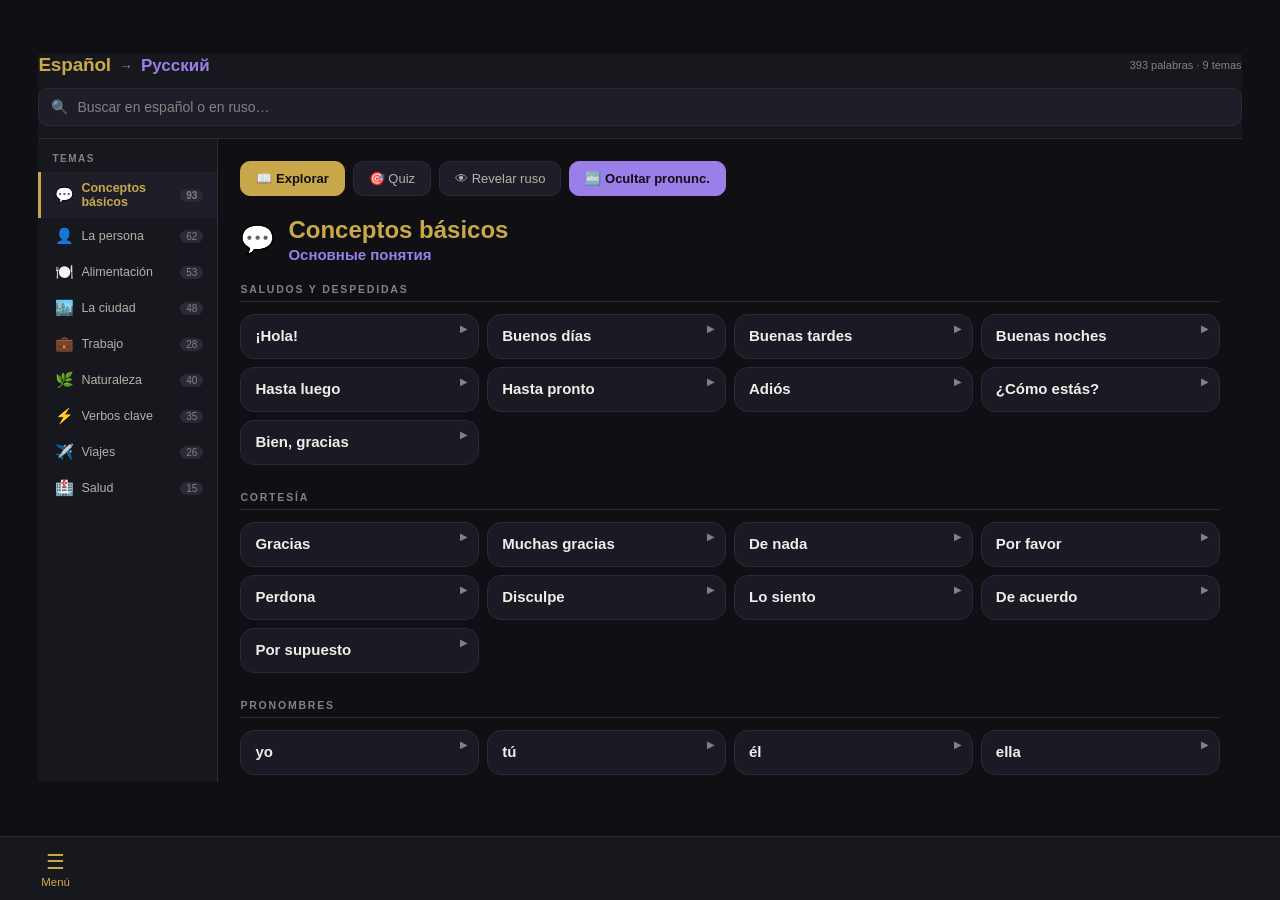
<file: diccionario.html>
<!DOCTYPE html>
<html lang="es">
<head>
<meta charset="UTF-8">
<meta name="viewport" content="width=device-width, initial-scale=1.0, maximum-scale=1.0, user-scalable=no, viewport-fit=cover">
<meta name="apple-mobile-web-app-capable" content="yes">
<meta name="apple-mobile-web-app-status-bar-style" content="black-translucent">
<meta name="apple-mobile-web-app-title" content="Азбука">
<title>Español → Ruso</title>
<link rel="stylesheet" href="core.css">
<style>
  /* :root de colores ahora vive en core.css (mismos valores + modo claro).
     Acá solo queda el layout específico de este módulo (sidebar+content). */
  *{box-sizing:border-box;margin:0;padding:0;}
  html,body{height:100%;overscroll-behavior:none;overflow-x:hidden;}
  body{background:var(--bg);color:var(--text);font-family:var(--sans);overflow:hidden;display:flex;flex-direction:column;transition:background .3s,color .3s;padding:6vh 3vw 3vh;box-sizing:border-box;}
  ::selection{background:var(--goldD);}
  ::-webkit-scrollbar{width:5px;height:5px;}
  ::-webkit-scrollbar-thumb{background:var(--border);border-radius:3px;}
  button{font-family:inherit;cursor:pointer;}
  :focus-visible{outline:2px solid var(--gold);outline-offset:2px;}

  header{background:var(--bg2);border-bottom:1px solid var(--border);padding:0 0 12px;flex-shrink:0;z-index:100;}
  .header-top{display:flex;align-items:center;justify-content:space-between;margin-bottom:12px;}
  .logo{display:flex;align-items:baseline;gap:8px;}
  .logo-es{font-family:var(--sans);font-size:19px;font-weight:700;color:var(--gold);letter-spacing:-.2px;}
  .logo-arrow{color:var(--muted);font-size:14px;}
  .logo-ru{font-family:var(--sans);font-size:17px;color:var(--purple);font-weight:600;}
  .stats{font-size:11px;color:var(--muted);}
  .search-wrap{position:relative;}
  #searchInput{width:100%;background:var(--bg3);border:1px solid var(--border);border-radius:10px;padding:10px 36px 10px 38px;color:var(--text);font-size:14px;font-family:inherit;outline:none;transition:border-color .15s;}
  #searchInput:focus{border-color:var(--gold);}
  #searchInput::placeholder{color:var(--muted);}
  .si{position:absolute;left:13px;top:50%;transform:translateY(-50%);font-size:14px;pointer-events:none;opacity:.7;}
  .clear-btn{position:absolute;right:9px;top:50%;transform:translateY(-50%);background:none;border:none;color:var(--muted);cursor:pointer;font-size:15px;padding:4px;display:none;}
  .clear-btn:hover{color:var(--gold);}

  .layout{display:flex;flex:1;overflow:hidden;padding-bottom:calc(var(--nav-h) + 3vh);}
  .sidebar{background:var(--bg2);border-right:1px solid var(--border);padding:14px 0;width:180px;flex-shrink:0;overflow-y:auto;scrollbar-width:thin;scrollbar-color:var(--border) transparent;}
  .sidebar-label{font-size:10px;font-weight:700;letter-spacing:1.5px;color:var(--muted);text-transform:uppercase;padding:0 14px 8px;}
  .cat-btn{display:flex;align-items:center;gap:8px;width:100%;padding:9px 14px;background:none;border:none;color:var(--sub);font-size:12.5px;cursor:pointer;text-align:left;transition:background .15s,color .15s;border-left:3px solid transparent;}
  .cat-btn:hover{background:var(--bg3);color:var(--text);}
  .cat-btn.active{background:var(--bg3);color:var(--gold);border-left-color:var(--gold);font-weight:600;}
  .cat-icon{font-size:15px;width:18px;text-align:center;flex-shrink:0;}
  .cat-count{margin-left:auto;font-size:10px;color:var(--muted);background:var(--border);padding:1px 6px;border-radius:8px;}

  .content{padding:22px;overflow-y:auto;flex:1;}
  .cat-header{display:flex;align-items:center;gap:13px;margin-bottom:20px;}
  .cat-header-icon{font-size:28px;}
  .cat-header-title{font-family:var(--sans);font-size:24px;font-weight:700;color:var(--gold);}
  .cat-header-ru{font-family:var(--sans);font-size:15px;color:var(--purple);margin-top:2px;font-weight:600;}
  .subcat{margin-bottom:26px;}
  .subcat-title{font-size:10.5px;font-weight:700;letter-spacing:1.8px;text-transform:uppercase;color:var(--muted);border-bottom:1px solid var(--border);padding-bottom:6px;margin-bottom:12px;}
  .word-grid{display:grid;grid-template-columns:repeat(auto-fill,minmax(200px,1fr));gap:8px;}

  .word-card{background:var(--card);border:1px solid var(--border);border-radius:var(--r);padding:12px 14px;cursor:pointer;transition:.15s;position:relative;}
  .word-card:hover{border-color:var(--gold);transform:translateY(-1px);}
  .word-card.flipped{border-color:var(--green);background:#1A241D;}
  .word-es{font-size:15px;font-weight:600;color:var(--text);margin-bottom:2px;}
  .word-gender{font-size:10px;color:var(--muted);font-style:italic;}
  .word-ru{font-family:var(--sans);font-size:16px;color:var(--green);margin-top:6px;display:none;font-weight:600;}
  .word-pronun{font-size:11px;color:var(--purple);margin-top:2px;font-style:italic;display:none;}
  .word-card.flipped .word-ru{display:block;}
  .word-card.flipped .word-pronun{display:none;}
  .word-card.flipped.show-pronun .word-pronun{display:block;}
  .flip-hint{position:absolute;top:8px;right:10px;font-size:10px;color:var(--muted);}

  .controls{display:flex;gap:8px;margin-bottom:20px;flex-wrap:wrap;}
  .ctrl-btn{background:var(--bg3);border:1px solid var(--border);color:var(--sub);padding:9px 15px;border-radius:10px;font-size:13px;cursor:pointer;transition:.15s;font-family:inherit;}
  .ctrl-btn:hover{border-color:var(--gold);color:var(--gold);}
  .ctrl-btn.active{background:var(--gold);color:#0F0F14;border-color:var(--gold);font-weight:700;}
  .ctrl-btn.active2{background:var(--purple);color:#0F0F14;border-color:var(--purple);font-weight:700;}

  .quiz-wrap{max-width:460px;margin:0 auto;padding:24px 0;}
  .quiz-card{background:var(--card);border:1px solid var(--border);border-radius:var(--r);padding:30px 26px;text-align:center;margin-bottom:20px;}
  .quiz-question{font-family:var(--sans);font-size:26px;font-weight:700;color:var(--text);margin-bottom:6px;}
  .quiz-category{font-size:10.5px;color:var(--muted);letter-spacing:1.5px;text-transform:uppercase;margin-bottom:22px;font-weight:600;}
  .quiz-options{display:grid;grid-template-columns:1fr 1fr;gap:9px;}
  .quiz-opt{background:var(--bg3);border:1px solid var(--border);border-radius:10px;padding:12px 10px;cursor:pointer;transition:.15s;font-family:var(--sans);font-size:14.5px;color:var(--text);}
  .quiz-opt:hover{border-color:var(--gold);color:var(--gold);}
  .quiz-opt.correct{border-color:var(--green);background:#4CAF8222;color:var(--green);}
  .quiz-opt.wrong{border-color:var(--orange);background:#E2884A22;color:var(--orange);}
  .quiz-progress{display:flex;align-items:center;gap:10px;margin-bottom:20px;}
  .quiz-bar-bg{flex:1;height:5px;background:var(--bg3);border-radius:3px;overflow:hidden;}
  .quiz-bar-fill{height:100%;background:linear-gradient(90deg,var(--gold),#E2B86A);border-radius:3px;transition:width .3s;}
  .quiz-score{font-size:12.5px;color:var(--sub);white-space:nowrap;}
  .quiz-next{background:var(--gold);border:none;color:#0F0F14;padding:12px 28px;border-radius:10px;font-size:14.5px;font-weight:700;cursor:pointer;display:none;margin:0 auto;font-family:inherit;}
  .quiz-next:hover{filter:brightness(1.08);}
  .quiz-result{text-align:center;padding:36px 20px;}
  .quiz-result-score{font-family:var(--sans);font-size:54px;font-weight:900;color:var(--gold);}
  .quiz-result-label{font-size:15.5px;color:var(--sub);margin:6px 0 22px;}

  .search-results-title{font-size:12.5px;color:var(--muted);margin-bottom:16px;}
  .empty{text-align:center;padding:50px 20px;color:var(--muted);font-size:14.5px;}

  @media(max-width:600px){
    .layout{flex-direction:column-reverse;}
    .sidebar{width:100%;height:auto;border-right:none;border-top:1px solid var(--border);padding:6px 0;overflow-x:auto;overflow-y:hidden;display:flex;flex-shrink:0;}
    .sidebar-label{display:none;}
    .cat-btn{flex-direction:column;gap:3px;padding:8px 12px;font-size:10.5px;border-left:none;border-bottom:3px solid transparent;white-space:nowrap;}
    .cat-btn.active{border-left-color:transparent;border-bottom-color:var(--gold);}
    .cat-count{display:none;}
    .content{padding:16px;}
    .word-grid{grid-template-columns:1fr 1fr;}
    .quiz-options{grid-template-columns:1fr;}
  }
  @media(prefers-reduced-motion:reduce){*{transition:none!important;}}

  #bnav{position:fixed;bottom:0;left:0;right:0;height:var(--nav-h);padding:0 2vw;border:0;border-top:1px solid var(--border);overflow:hidden;}
</style>

</head>
<body>

<div id="overlay"></div>
<div id="drawer">
  <div class="dh"><a id="homeBtnDrawer" href="index.html">🏠 Inicio</a></div>
  <div class="drawer-search">
    <input type="text" id="drawerSearch" placeholder="Buscar…" autocomplete="off">
  </div>
  <div id="drawerUnits"></div>
  <div id="drawerFoot">
    <button id="themeBtnDrawer" aria-label="Cambiar tema"></button>
  </div>
</div>

<header>
  <div class="header-top">
    <div class="logo">
      <span class="logo-es">Español</span>
      <span class="logo-arrow">→</span>
      <span class="logo-ru">Русский</span>
    </div>
    <div style="display:flex;align-items:center;gap:10px;">
      <div class="stats" id="stats"></div>
    </div>
  </div>
  <div class="search-wrap">
    <span class="si">🔍</span>
    <input type="text" id="searchInput" placeholder="Buscar en español o en ruso…" autocomplete="off" spellcheck="false">
    <button class="clear-btn" id="clearBtn" onclick="clearSearch()">✕</button>
  </div>
</header>
<div class="layout">
  <nav class="sidebar" id="sidebar"></nav>
  <main class="content" id="dictBody"></main>
</div>

<nav id="bnav">
  <button class="nb ac" id="menuBtn"><span class="ni">☰</span><span>Menú</span></button>
</nav>

<div id="toast"></div>
<script src="core.js"></script>
<script src="data-alphabet.js"></script>
<script src="data-diccionario.js"></script>
<script src="data-verbos.js"></script>
<script src="data-casos.js"></script>
<script src="data-azbuka2.js"></script>
<script src="data-azbuka3.js"></script>
<script src="data-dialogos.js"></script>
<script src="data-azbuka1.js"></script>
<script src="data-lexicon.js"></script>
<script>
// Pronunciación en letras latinas (fonética aproximada para hispanohablantes)
// DATA (categorías + palabras) se carga desde data-diccionario.js

let currentCat=DATA[0].id, revealAll=false, showPronun=true, mode='browse', quizState=null;

// getAllWords() ahora es getAllDiccionarioWords(), compartida vía data-diccionario.js
const getAllWords = getAllDiccionarioWords;
function countWords(c){return c.subcats.reduce((a,s)=>a+s.words.length,0);}

function renderSidebar(){
  const nav=document.getElementById('sidebar');
  nav.innerHTML=`<div class="sidebar-label">Temas</div>`+DATA.map(c=>`<button class="cat-btn ${c.id===currentCat?'active':''}" onclick="selectCat('${c.id}')"><span class="cat-icon">${c.icon}</span><span>${c.label}</span><span class="cat-count">${countWords(c)}</span></button>`).join('');
  document.getElementById('stats').textContent=`${getAllWords().length} palabras · ${DATA.length} temas`;
}

function selectCat(id){currentCat=id;mode='browse';revealAll=false;document.getElementById('searchInput').value='';document.getElementById('clearBtn').style.display='none';renderSidebar();renderContent();}

function renderContent(){
  const cat=DATA.find(c=>c.id===currentCat);
  if(!cat)return;
  const el=document.getElementById('dictBody');
  const pronunBtn=`<button class="ctrl-btn ${showPronun?'active2':''}" onclick="togglePronun()">${showPronun?'🔤 Ocultar pronunc.':'🔤 Ver pronunc.'}</button>`;
  const controls=`<div class="controls">
    <button class="ctrl-btn ${mode==='browse'?'active':''}" onclick="setMode('browse')">📖 Explorar</button>
    <button class="ctrl-btn ${mode==='quiz'?'active':''}" onclick="setMode('quiz')">🎯 Quiz</button>
    ${mode==='browse'?`<button class="ctrl-btn ${revealAll?'active':''}" onclick="toggleReveal()">${revealAll?'🙈 Ocultar ruso':'👁 Revelar ruso'}</button>`:''}
    ${mode==='browse'?pronunBtn:''}
  </div>`;
  if(mode==='quiz'){el.innerHTML=controls+renderQuiz(cat);bindQuizEvents();return;}
  const header=`<div class="cat-header"><span class="cat-header-icon">${cat.icon}</span><div><div class="cat-header-title">${cat.label}</div><div class="cat-header-ru">${cat.labelRu}</div></div></div>`;
  const subs=cat.subcats.map(s=>`<div class="subcat"><div class="subcat-title">${s.title}</div><div class="word-grid">${s.words.map(w=>cardHTML(w)).join('')}</div></div>`).join('');
  el.innerHTML=controls+header+subs;
}

function cardHTML(w){
  const[es,ru,p,g]=w;
  const pronunEl=`<div class="word-pronun">${p}</div>`;
  const flippedClass=revealAll?'flipped':'';
  const pronunClass=showPronun?'show-pronun':'';
  return `<div class="word-card ${flippedClass} ${pronunClass}" onclick="this.classList.toggle('flipped')">
    <span class="flip-hint">${revealAll?'':'▶'}</span>
    <div class="word-es">${es}</div>
    ${g?`<div class="word-gender">${g}</div>`:''}
    <div class="word-ru">${ru}</div>
    ${pronunEl}
  </div>`;
}

function toggleReveal(){revealAll=!revealAll;renderContent();}
function togglePronun(){showPronun=!showPronun;renderContent();}
function setMode(m){mode=m;if(m==='quiz')initQuiz();renderContent();}

function initQuiz(){const cat=DATA.find(c=>c.id===currentCat);const words=[];cat.subcats.forEach(s=>s.words.forEach(w=>words.push(w)));quizState={words:[...words].sort(()=>Math.random()-.5),index:0,correct:0,answered:false};}

function renderQuiz(cat){
  if(!quizState)initQuiz();
  const qs=quizState;
  if(qs.index>=qs.words.length){
    const pct=Math.round(qs.correct/qs.words.length*100);
    const em=pct>=80?'🏆':pct>=50?'💪':'📚';
    return `<div class="quiz-wrap"><div class="quiz-result"><div class="quiz-result-score">${em} ${pct}%</div><div class="quiz-result-label">${qs.correct} de ${qs.words.length} correctas</div><button class="ctrl-btn active" onclick="initQuiz();renderContent()">Repetir quiz</button></div></div>`;
  }
  const word=qs.words[qs.index];
  const allRu=[];cat.subcats.forEach(s=>s.words.forEach(w=>allRu.push(w[1])));
  const opts=[word[1],...allRu.filter(r=>r!==word[1]).sort(()=>Math.random()-.5).slice(0,3)].sort(()=>Math.random()-.5);
  const prog=qs.index/qs.words.length*100;
  return `<div class="quiz-wrap"><div class="quiz-progress"><div class="quiz-bar-bg"><div class="quiz-bar-fill" style="width:${prog}%"></div></div><div class="quiz-score">✅ ${qs.correct} / ${qs.index}</div></div><div class="quiz-card"><div class="quiz-question">${word[0]}</div><div class="quiz-category">${DATA.find(c=>c.id===currentCat).label}</div><div class="quiz-options" id="quizOpts">${opts.map(o=>`<button class="quiz-opt" data-opt="${o.replace(/"/g,'&quot;')}" data-correct="${word[1].replace(/"/g,'&quot;')}">${o}</button>`).join('')}</div></div><button class="quiz-next" id="quizNext" onclick="nextQ()">Siguiente →</button></div>`;
}

function bindQuizEvents(){document.querySelectorAll('.quiz-opt').forEach(b=>b.addEventListener('click',function(){if(quizState.answered)return;quizState.answered=true;const c=this.dataset.correct;document.querySelectorAll('.quiz-opt').forEach(x=>{if(x.dataset.opt===c)x.classList.add('correct');else if(x===this&&x.dataset.opt!==c)x.classList.add('wrong');});if(this.dataset.opt===c)quizState.correct++;document.getElementById('quizNext').style.display='block';}));}
function nextQ(){quizState.index++;quizState.answered=false;renderContent();}

function doSearch(q){
  const el=document.getElementById('dictBody');
  if(!q){renderContent();return;}
  const res=getAllWords().filter(w=>w.es.toLowerCase().includes(q)||w.ru.includes(q)||w.pronun.toLowerCase().includes(q));
  if(!res.length){el.innerHTML=`<div class="empty">Sin resultados para "<strong>${q}</strong>"</div>`;return;}
  el.innerHTML=`<div class="search-results-title">🔍 ${res.length} resultado${res.length!==1?'s':''} para "<strong>${q}</strong>"</div><div class="word-grid">${res.map(w=>`<div class="word-card ${showPronun?'show-pronun':''}" onclick="this.classList.toggle('flipped')"><span class="flip-hint">▶</span><div class="word-es">${w.es}</div>${w.gender?`<div class="word-gender">${w.gender}</div>`:''}<div class="word-ru" style="display:block;color:var(--green)">${w.ru}</div><div class="word-pronun" style="display:block">${w.pronun}</div><div style="font-size:10px;color:var(--muted);margin-top:5px">${w.cat}</div></div>`).join('')}</div>`;
}

function clearSearch(){const i=document.getElementById('searchInput');i.value='';document.getElementById('clearBtn').style.display='none';renderContent();i.focus();}

document.getElementById('searchInput').addEventListener('input',function(){const q=this.value.trim().toLowerCase();document.getElementById('clearBtn').style.display=q?'block':'none';doSearch(q);});

(async () => {
  await azInit({activeType:'module', activeId:'diccionario'});
  renderSidebar();
  renderContent();
})();
</script>
</body>
</html>
</file>
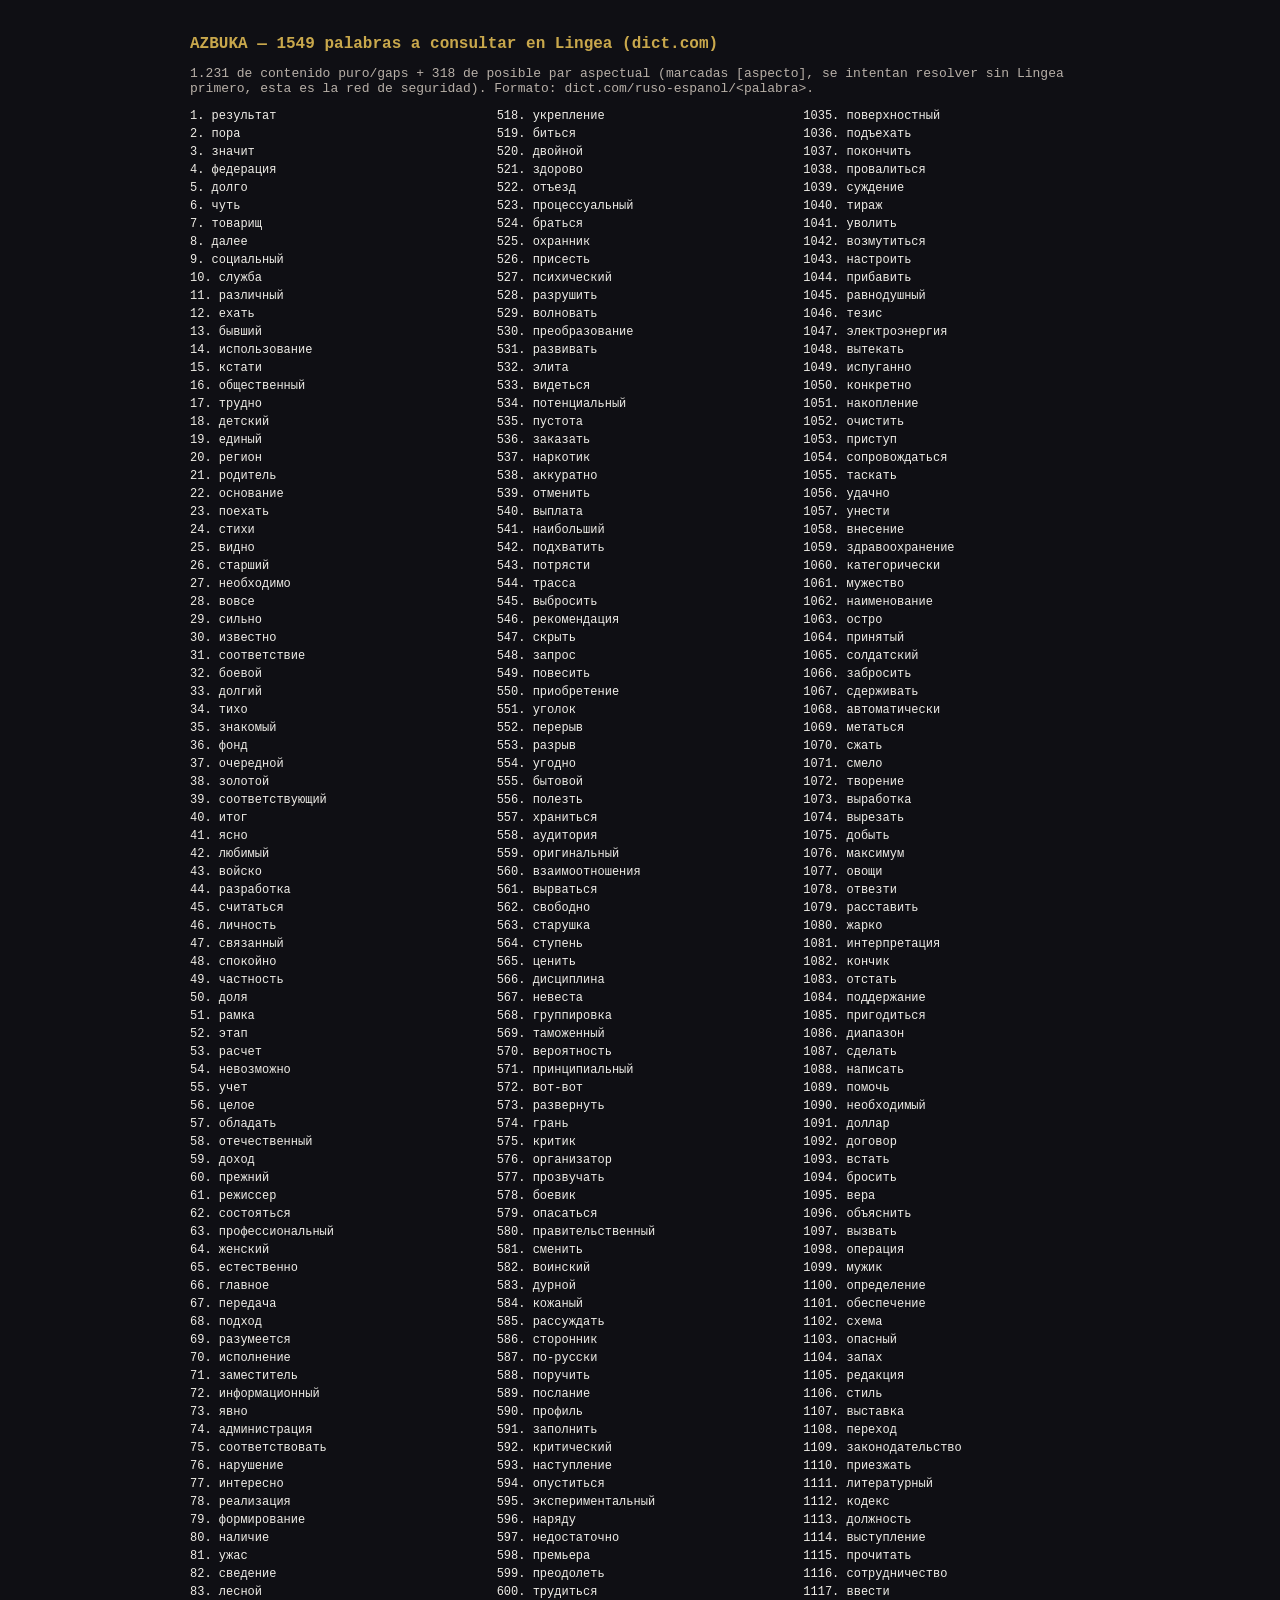
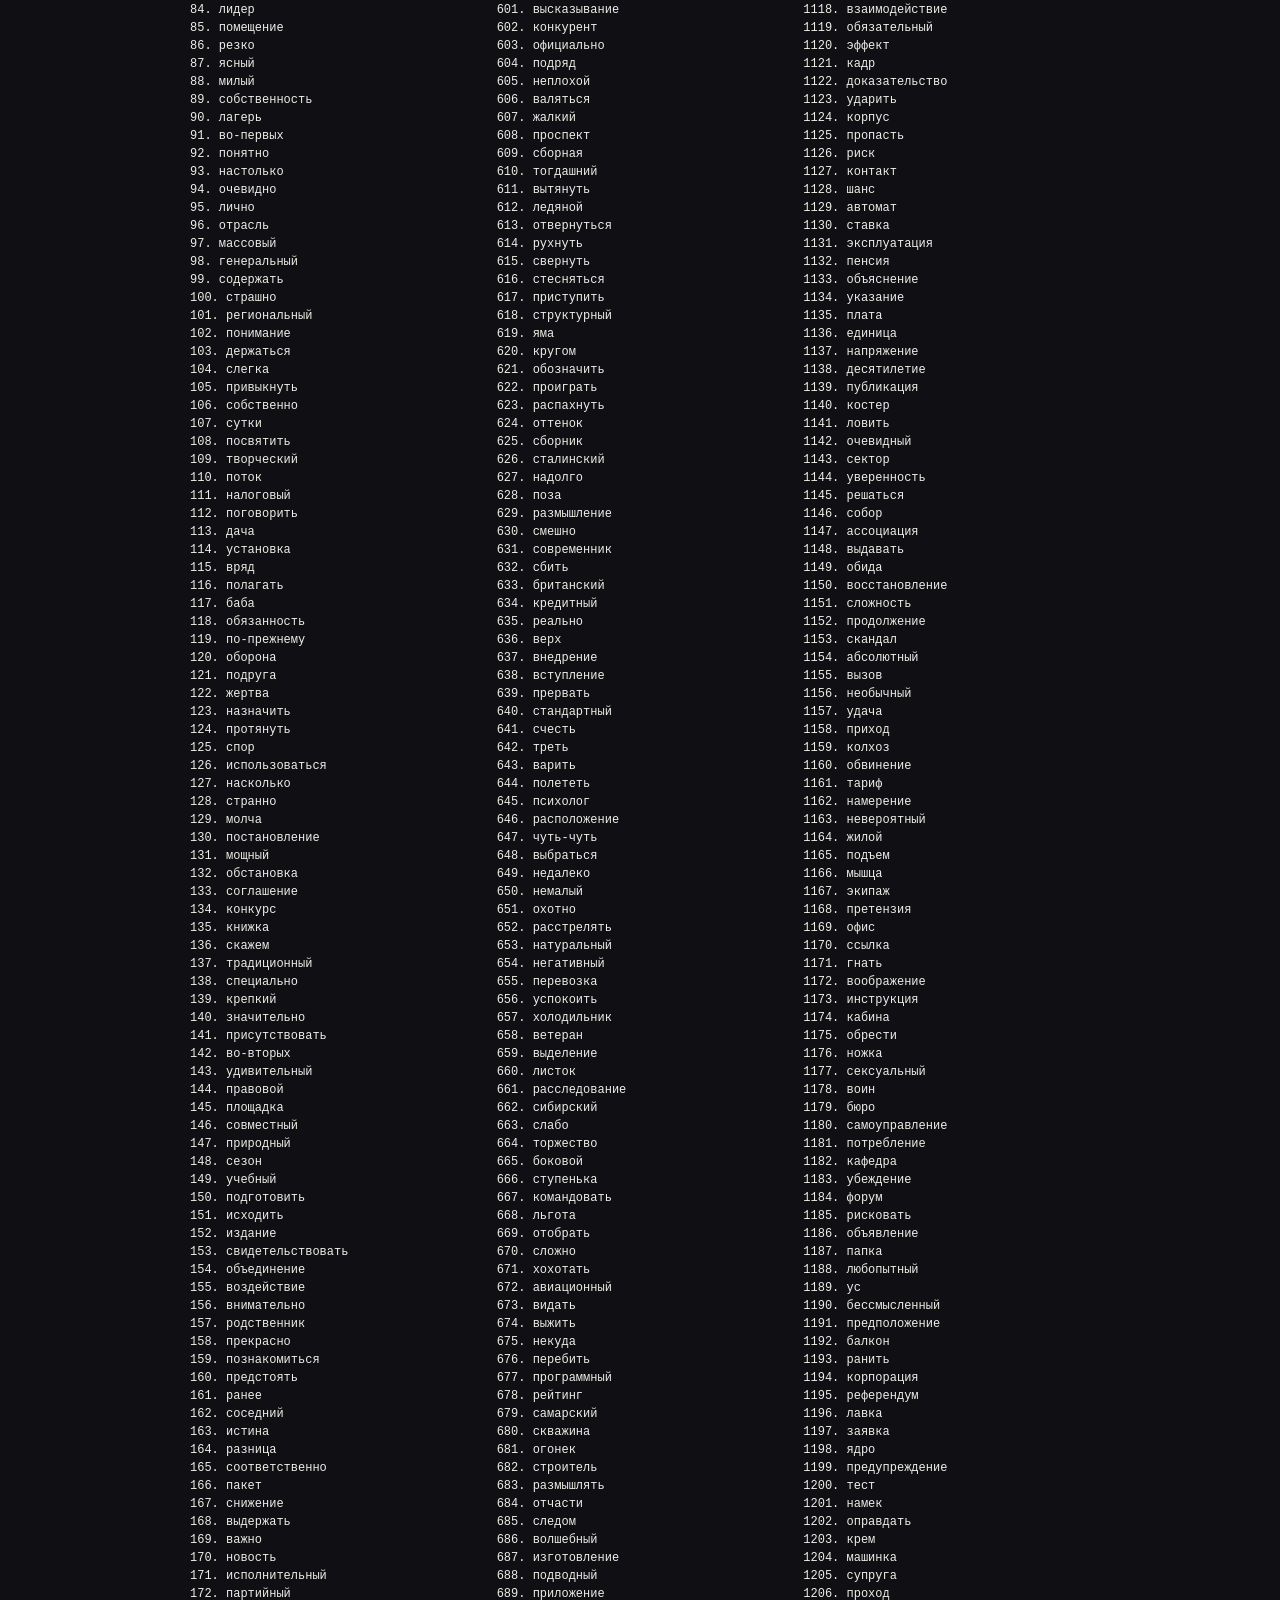
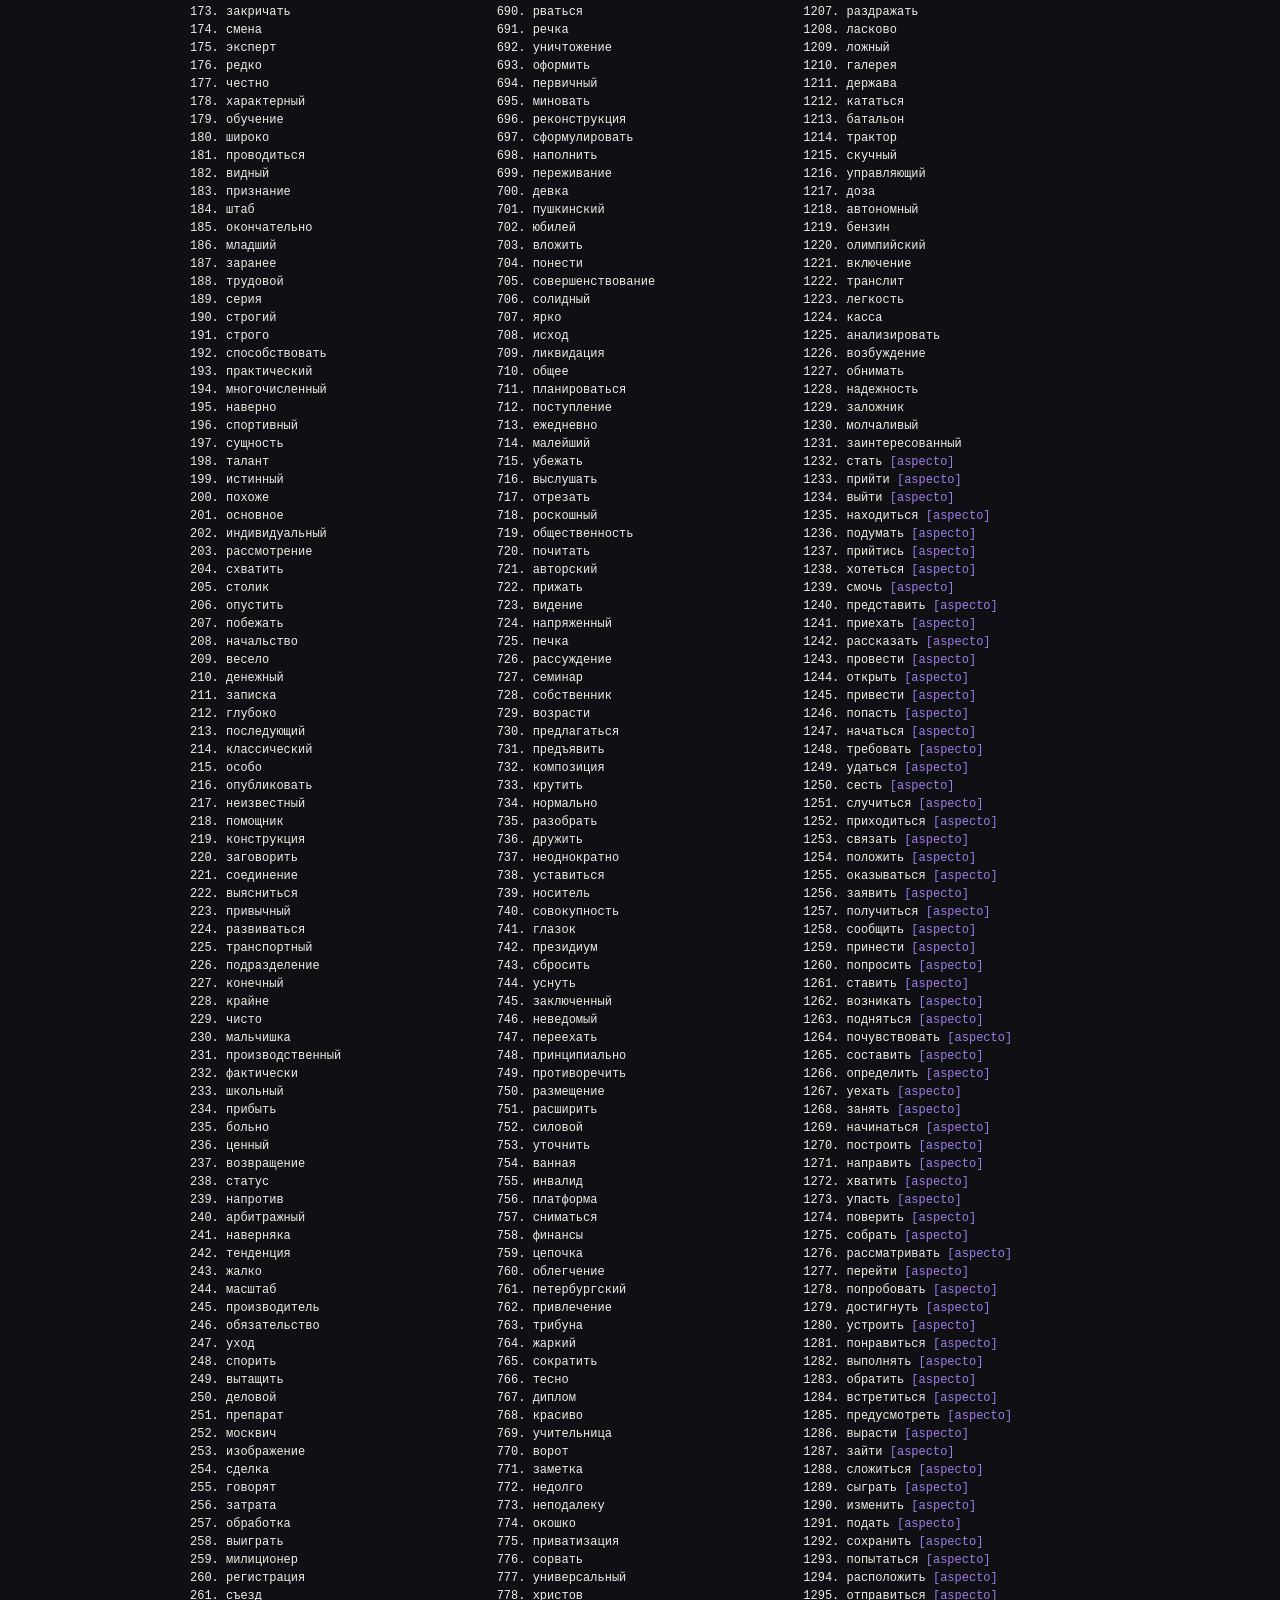
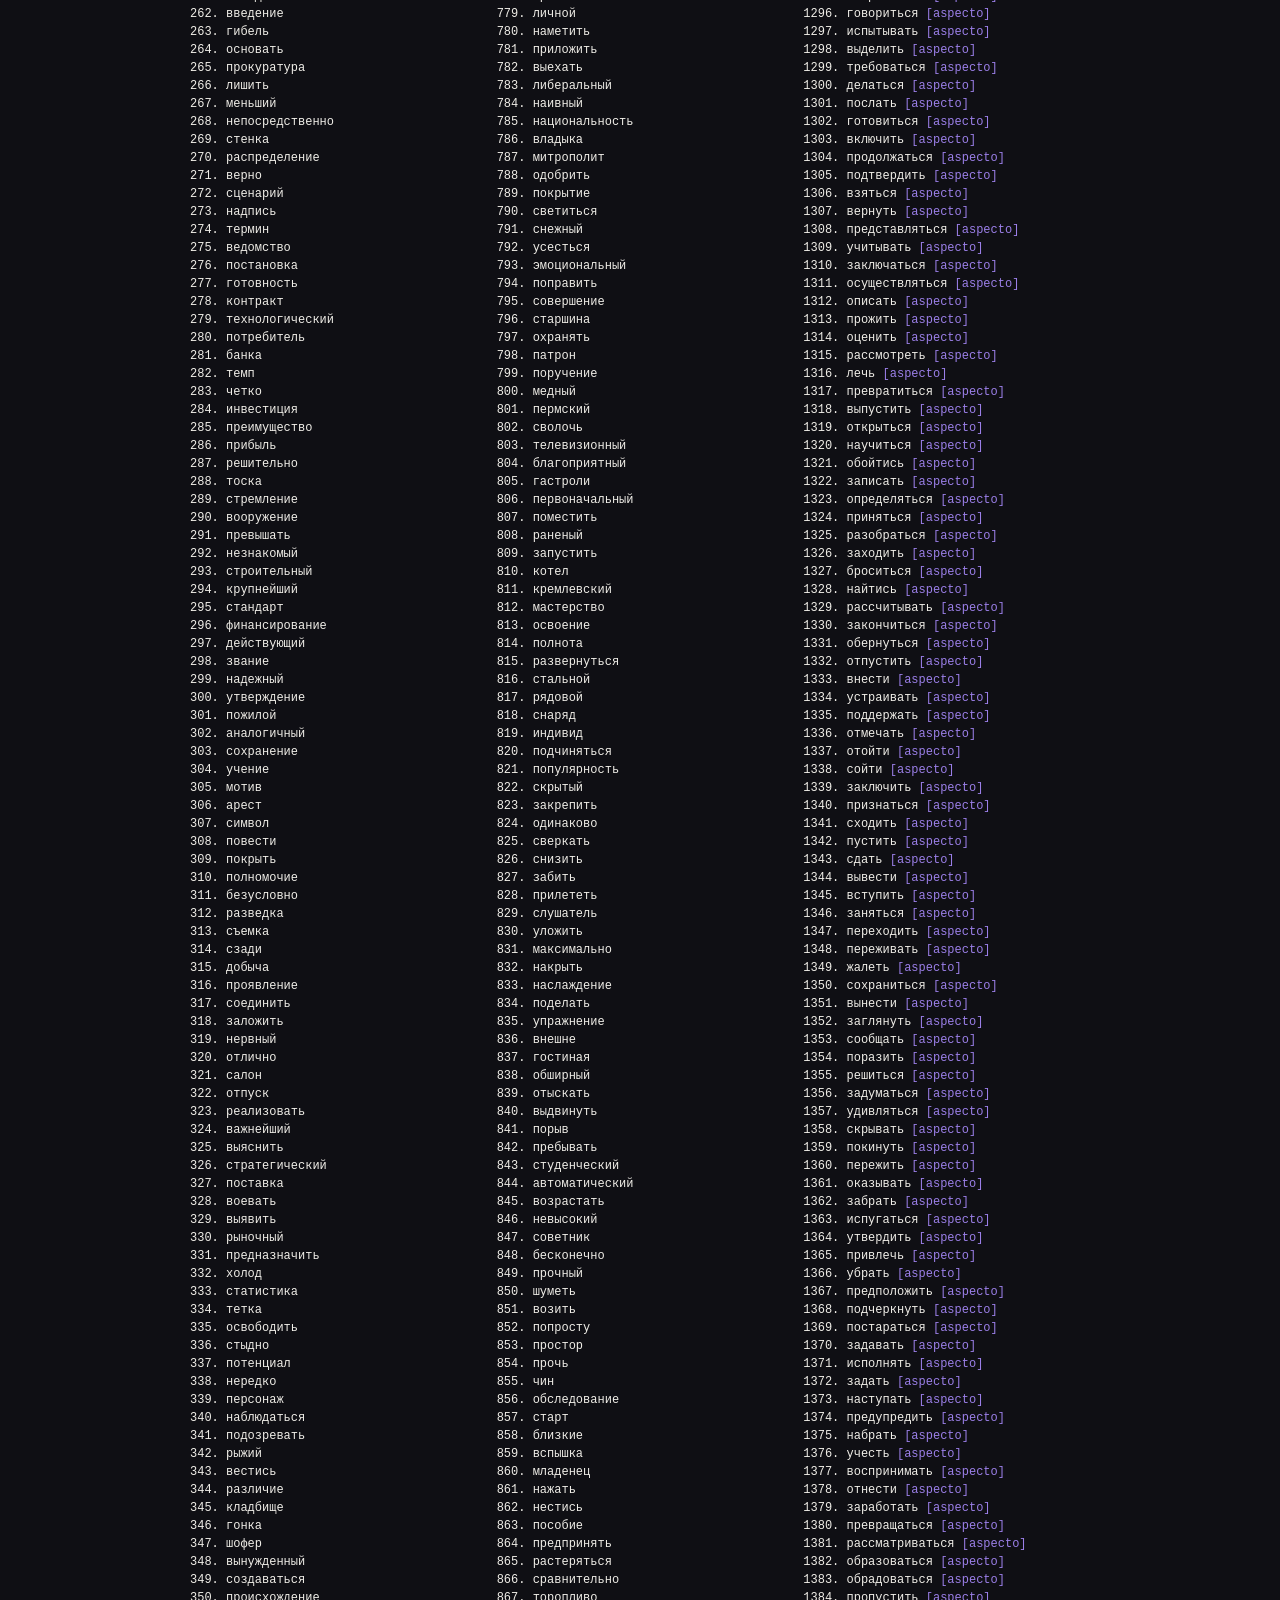
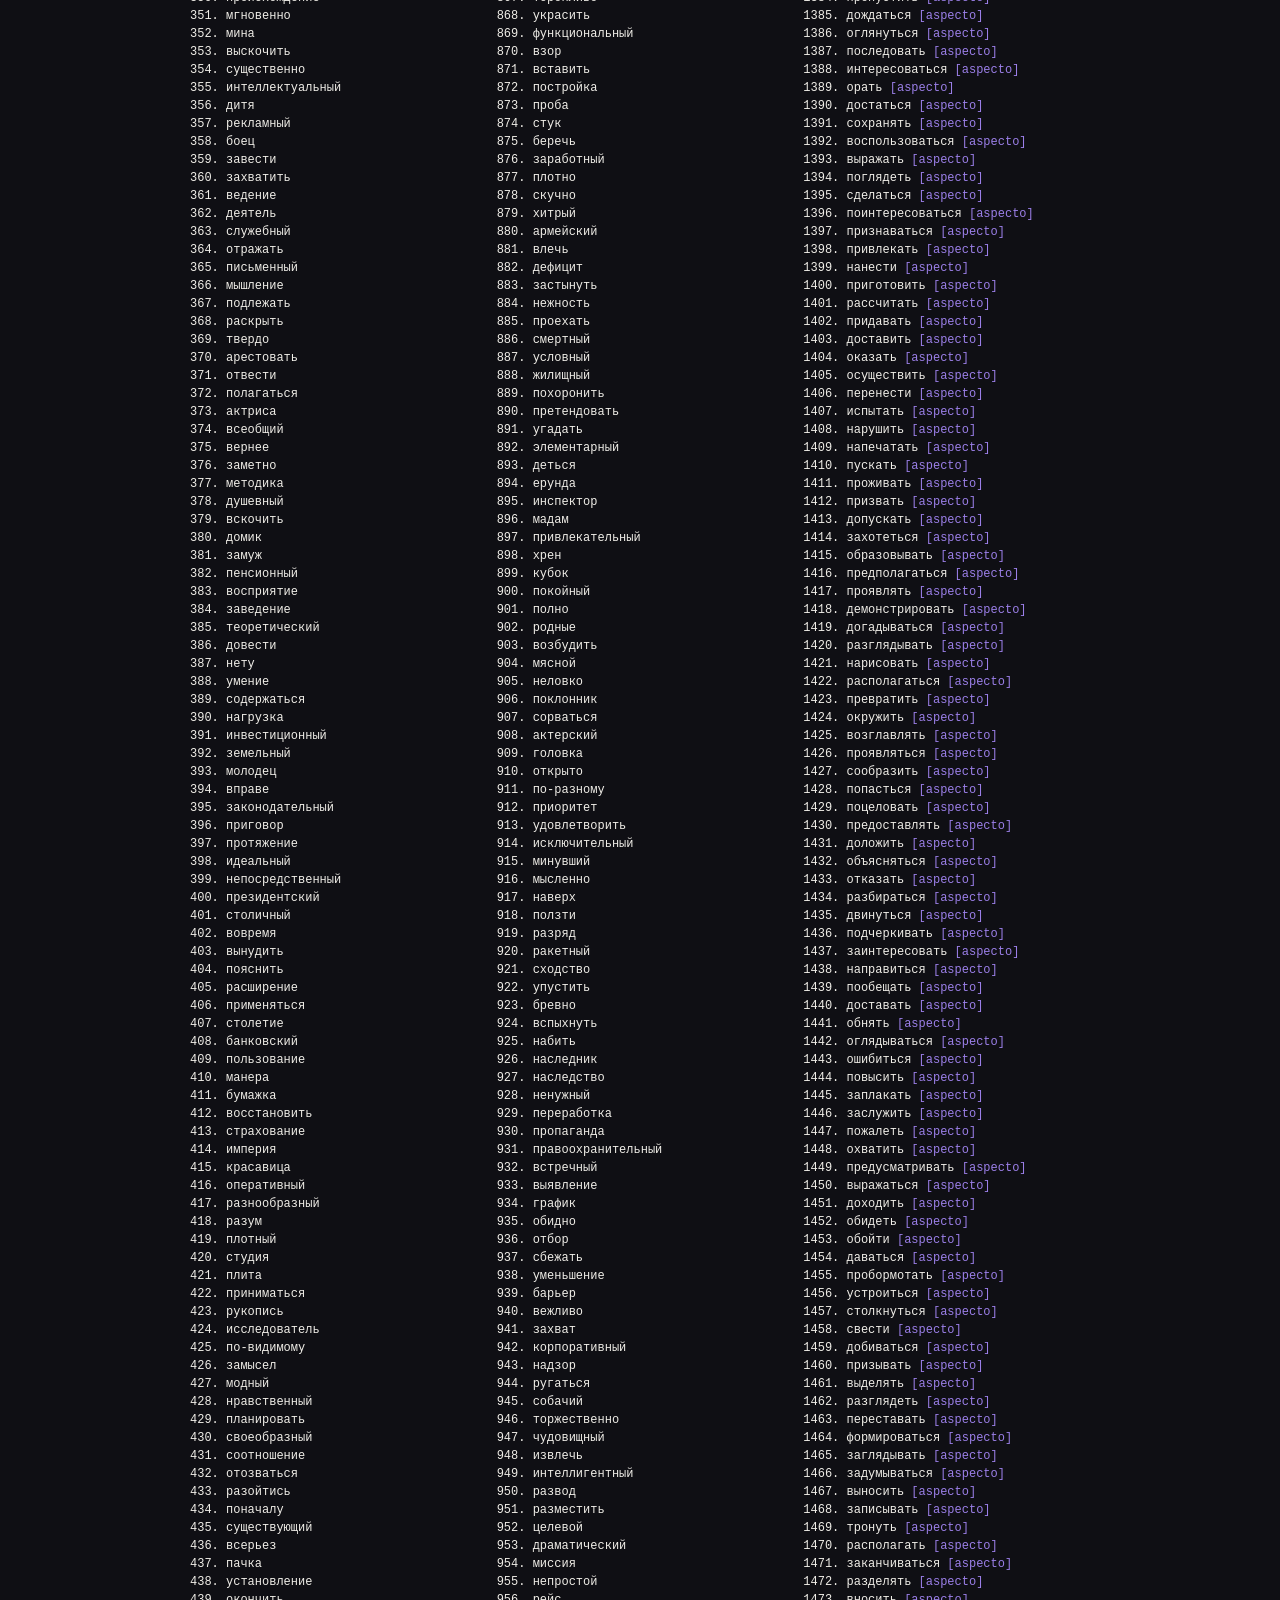
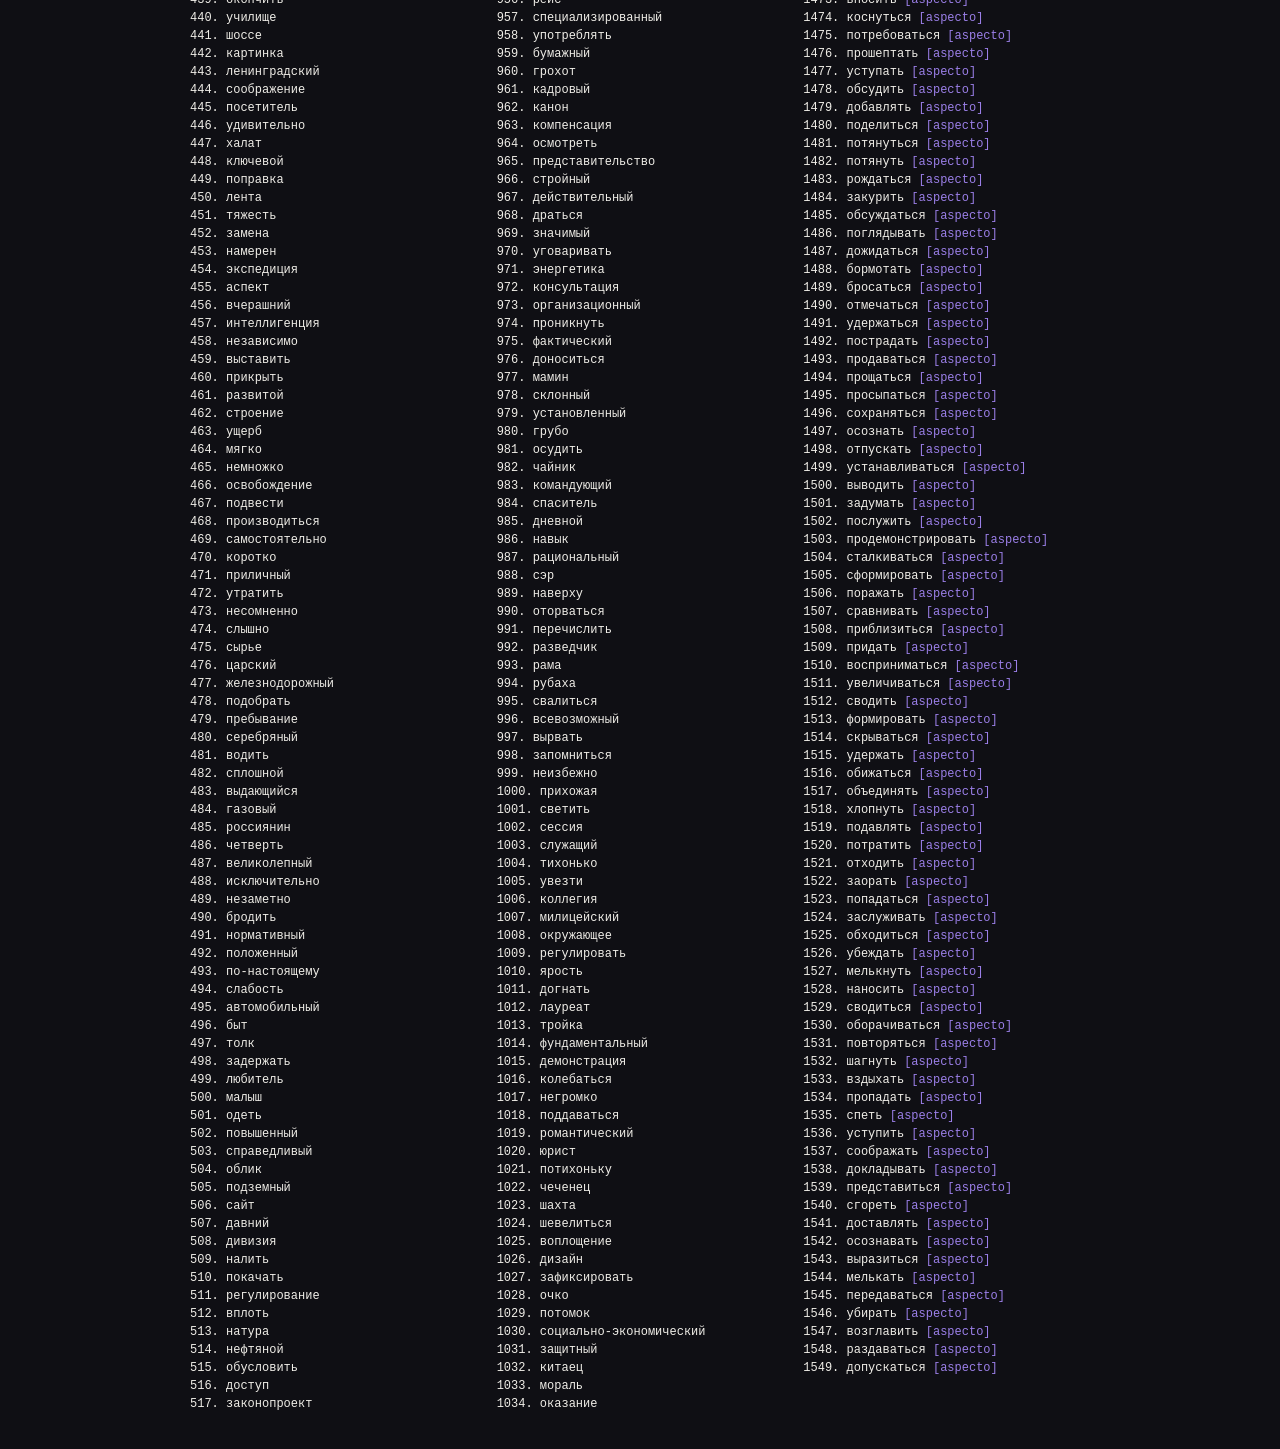
<file: lingea-index.html>
<!DOCTYPE html>
<html lang="es">
<head><meta charset="UTF-8"><title>AZBUKA — Índice de consultas Lingea (completo)</title>
<style>
body{font-family:monospace;background:#0F0F14;color:#F0EEE8;padding:24px;max-width:900px;margin:0 auto;}
h1{color:#C9A84C;font-size:16px;}
p{color:#B8B0A8;font-size:13px;}
ul{list-style:none;padding:0;columns:3;column-gap:20px;}
li{margin-bottom:4px;font-size:12px;break-inside:avoid;}
a{color:#F0EEE8;text-decoration:none;}
a:hover{color:#C9A84C;}
</style></head>
<body>
<h1>AZBUKA — 1549 palabras a consultar en Lingea (dict.com)</h1>
<p>1.231 de contenido puro/gaps + 318 de posible par aspectual (marcadas [aspecto], se intentan resolver sin Lingea primero, esta es la red de seguridad). Formato: dict.com/ruso-espanol/&lt;palabra&gt;.</p>
<ul>
<li><a href="https://dict.com/ruso-espanol/%D1%80%D0%B5%D0%B7%D1%83%D0%BB%D1%8C%D1%82%D0%B0%D1%82" target="_blank">1. результат</a></li>
<li><a href="https://dict.com/ruso-espanol/%D0%BF%D0%BE%D1%80%D0%B0" target="_blank">2. пора</a></li>
<li><a href="https://dict.com/ruso-espanol/%D0%B7%D0%BD%D0%B0%D1%87%D0%B8%D1%82" target="_blank">3. значит</a></li>
<li><a href="https://dict.com/ruso-espanol/%D1%84%D0%B5%D0%B4%D0%B5%D1%80%D0%B0%D1%86%D0%B8%D1%8F" target="_blank">4. федерация</a></li>
<li><a href="https://dict.com/ruso-espanol/%D0%B4%D0%BE%D0%BB%D0%B3%D0%BE" target="_blank">5. долго</a></li>
<li><a href="https://dict.com/ruso-espanol/%D1%87%D1%83%D1%82%D1%8C" target="_blank">6. чуть</a></li>
<li><a href="https://dict.com/ruso-espanol/%D1%82%D0%BE%D0%B2%D0%B0%D1%80%D0%B8%D1%89" target="_blank">7. товарищ</a></li>
<li><a href="https://dict.com/ruso-espanol/%D0%B4%D0%B0%D0%BB%D0%B5%D0%B5" target="_blank">8. далее</a></li>
<li><a href="https://dict.com/ruso-espanol/%D1%81%D0%BE%D1%86%D0%B8%D0%B0%D0%BB%D1%8C%D0%BD%D1%8B%D0%B9" target="_blank">9. социальный</a></li>
<li><a href="https://dict.com/ruso-espanol/%D1%81%D0%BB%D1%83%D0%B6%D0%B1%D0%B0" target="_blank">10. служба</a></li>
<li><a href="https://dict.com/ruso-espanol/%D1%80%D0%B0%D0%B7%D0%BB%D0%B8%D1%87%D0%BD%D1%8B%D0%B9" target="_blank">11. различный</a></li>
<li><a href="https://dict.com/ruso-espanol/%D0%B5%D1%85%D0%B0%D1%82%D1%8C" target="_blank">12. ехать</a></li>
<li><a href="https://dict.com/ruso-espanol/%D0%B1%D1%8B%D0%B2%D1%88%D0%B8%D0%B9" target="_blank">13. бывший</a></li>
<li><a href="https://dict.com/ruso-espanol/%D0%B8%D1%81%D0%BF%D0%BE%D0%BB%D1%8C%D0%B7%D0%BE%D0%B2%D0%B0%D0%BD%D0%B8%D0%B5" target="_blank">14. использование</a></li>
<li><a href="https://dict.com/ruso-espanol/%D0%BA%D1%81%D1%82%D0%B0%D1%82%D0%B8" target="_blank">15. кстати</a></li>
<li><a href="https://dict.com/ruso-espanol/%D0%BE%D0%B1%D1%89%D0%B5%D1%81%D1%82%D0%B2%D0%B5%D0%BD%D0%BD%D1%8B%D0%B9" target="_blank">16. общественный</a></li>
<li><a href="https://dict.com/ruso-espanol/%D1%82%D1%80%D1%83%D0%B4%D0%BD%D0%BE" target="_blank">17. трудно</a></li>
<li><a href="https://dict.com/ruso-espanol/%D0%B4%D0%B5%D1%82%D1%81%D0%BA%D0%B8%D0%B9" target="_blank">18. детский</a></li>
<li><a href="https://dict.com/ruso-espanol/%D0%B5%D0%B4%D0%B8%D0%BD%D1%8B%D0%B9" target="_blank">19. единый</a></li>
<li><a href="https://dict.com/ruso-espanol/%D1%80%D0%B5%D0%B3%D0%B8%D0%BE%D0%BD" target="_blank">20. регион</a></li>
<li><a href="https://dict.com/ruso-espanol/%D1%80%D0%BE%D0%B4%D0%B8%D1%82%D0%B5%D0%BB%D1%8C" target="_blank">21. родитель</a></li>
<li><a href="https://dict.com/ruso-espanol/%D0%BE%D1%81%D0%BD%D0%BE%D0%B2%D0%B0%D0%BD%D0%B8%D0%B5" target="_blank">22. основание</a></li>
<li><a href="https://dict.com/ruso-espanol/%D0%BF%D0%BE%D0%B5%D1%85%D0%B0%D1%82%D1%8C" target="_blank">23. поехать</a></li>
<li><a href="https://dict.com/ruso-espanol/%D1%81%D1%82%D0%B8%D1%85%D0%B8" target="_blank">24. стихи</a></li>
<li><a href="https://dict.com/ruso-espanol/%D0%B2%D0%B8%D0%B4%D0%BD%D0%BE" target="_blank">25. видно</a></li>
<li><a href="https://dict.com/ruso-espanol/%D1%81%D1%82%D0%B0%D1%80%D1%88%D0%B8%D0%B9" target="_blank">26. старший</a></li>
<li><a href="https://dict.com/ruso-espanol/%D0%BD%D0%B5%D0%BE%D0%B1%D1%85%D0%BE%D0%B4%D0%B8%D0%BC%D0%BE" target="_blank">27. необходимо</a></li>
<li><a href="https://dict.com/ruso-espanol/%D0%B2%D0%BE%D0%B2%D1%81%D0%B5" target="_blank">28. вовсе</a></li>
<li><a href="https://dict.com/ruso-espanol/%D1%81%D0%B8%D0%BB%D1%8C%D0%BD%D0%BE" target="_blank">29. сильно</a></li>
<li><a href="https://dict.com/ruso-espanol/%D0%B8%D0%B7%D0%B2%D0%B5%D1%81%D1%82%D0%BD%D0%BE" target="_blank">30. известно</a></li>
<li><a href="https://dict.com/ruso-espanol/%D1%81%D0%BE%D0%BE%D1%82%D0%B2%D0%B5%D1%82%D1%81%D1%82%D0%B2%D0%B8%D0%B5" target="_blank">31. соответствие</a></li>
<li><a href="https://dict.com/ruso-espanol/%D0%B1%D0%BE%D0%B5%D0%B2%D0%BE%D0%B9" target="_blank">32. боевой</a></li>
<li><a href="https://dict.com/ruso-espanol/%D0%B4%D0%BE%D0%BB%D0%B3%D0%B8%D0%B9" target="_blank">33. долгий</a></li>
<li><a href="https://dict.com/ruso-espanol/%D1%82%D0%B8%D1%85%D0%BE" target="_blank">34. тихо</a></li>
<li><a href="https://dict.com/ruso-espanol/%D0%B7%D0%BD%D0%B0%D0%BA%D0%BE%D0%BC%D1%8B%D0%B9" target="_blank">35. знакомый</a></li>
<li><a href="https://dict.com/ruso-espanol/%D1%84%D0%BE%D0%BD%D0%B4" target="_blank">36. фонд</a></li>
<li><a href="https://dict.com/ruso-espanol/%D0%BE%D1%87%D0%B5%D1%80%D0%B5%D0%B4%D0%BD%D0%BE%D0%B9" target="_blank">37. очередной</a></li>
<li><a href="https://dict.com/ruso-espanol/%D0%B7%D0%BE%D0%BB%D0%BE%D1%82%D0%BE%D0%B9" target="_blank">38. золотой</a></li>
<li><a href="https://dict.com/ruso-espanol/%D1%81%D0%BE%D0%BE%D1%82%D0%B2%D0%B5%D1%82%D1%81%D1%82%D0%B2%D1%83%D1%8E%D1%89%D0%B8%D0%B9" target="_blank">39. соответствующий</a></li>
<li><a href="https://dict.com/ruso-espanol/%D0%B8%D1%82%D0%BE%D0%B3" target="_blank">40. итог</a></li>
<li><a href="https://dict.com/ruso-espanol/%D1%8F%D1%81%D0%BD%D0%BE" target="_blank">41. ясно</a></li>
<li><a href="https://dict.com/ruso-espanol/%D0%BB%D1%8E%D0%B1%D0%B8%D0%BC%D1%8B%D0%B9" target="_blank">42. любимый</a></li>
<li><a href="https://dict.com/ruso-espanol/%D0%B2%D0%BE%D0%B9%D1%81%D0%BA%D0%BE" target="_blank">43. войско</a></li>
<li><a href="https://dict.com/ruso-espanol/%D1%80%D0%B0%D0%B7%D1%80%D0%B0%D0%B1%D0%BE%D1%82%D0%BA%D0%B0" target="_blank">44. разработка</a></li>
<li><a href="https://dict.com/ruso-espanol/%D1%81%D1%87%D0%B8%D1%82%D0%B0%D1%82%D1%8C%D1%81%D1%8F" target="_blank">45. считаться</a></li>
<li><a href="https://dict.com/ruso-espanol/%D0%BB%D0%B8%D1%87%D0%BD%D0%BE%D1%81%D1%82%D1%8C" target="_blank">46. личность</a></li>
<li><a href="https://dict.com/ruso-espanol/%D1%81%D0%B2%D1%8F%D0%B7%D0%B0%D0%BD%D0%BD%D1%8B%D0%B9" target="_blank">47. связанный</a></li>
<li><a href="https://dict.com/ruso-espanol/%D1%81%D0%BF%D0%BE%D0%BA%D0%BE%D0%B9%D0%BD%D0%BE" target="_blank">48. спокойно</a></li>
<li><a href="https://dict.com/ruso-espanol/%D1%87%D0%B0%D1%81%D1%82%D0%BD%D0%BE%D1%81%D1%82%D1%8C" target="_blank">49. частность</a></li>
<li><a href="https://dict.com/ruso-espanol/%D0%B4%D0%BE%D0%BB%D1%8F" target="_blank">50. доля</a></li>
<li><a href="https://dict.com/ruso-espanol/%D1%80%D0%B0%D0%BC%D0%BA%D0%B0" target="_blank">51. рамка</a></li>
<li><a href="https://dict.com/ruso-espanol/%D1%8D%D1%82%D0%B0%D0%BF" target="_blank">52. этап</a></li>
<li><a href="https://dict.com/ruso-espanol/%D1%80%D0%B0%D1%81%D1%87%D0%B5%D1%82" target="_blank">53. расчет</a></li>
<li><a href="https://dict.com/ruso-espanol/%D0%BD%D0%B5%D0%B2%D0%BE%D0%B7%D0%BC%D0%BE%D0%B6%D0%BD%D0%BE" target="_blank">54. невозможно</a></li>
<li><a href="https://dict.com/ruso-espanol/%D1%83%D1%87%D0%B5%D1%82" target="_blank">55. учет</a></li>
<li><a href="https://dict.com/ruso-espanol/%D1%86%D0%B5%D0%BB%D0%BE%D0%B5" target="_blank">56. целое</a></li>
<li><a href="https://dict.com/ruso-espanol/%D0%BE%D0%B1%D0%BB%D0%B0%D0%B4%D0%B0%D1%82%D1%8C" target="_blank">57. обладать</a></li>
<li><a href="https://dict.com/ruso-espanol/%D0%BE%D1%82%D0%B5%D1%87%D0%B5%D1%81%D1%82%D0%B2%D0%B5%D0%BD%D0%BD%D1%8B%D0%B9" target="_blank">58. отечественный</a></li>
<li><a href="https://dict.com/ruso-espanol/%D0%B4%D0%BE%D1%85%D0%BE%D0%B4" target="_blank">59. доход</a></li>
<li><a href="https://dict.com/ruso-espanol/%D0%BF%D1%80%D0%B5%D0%B6%D0%BD%D0%B8%D0%B9" target="_blank">60. прежний</a></li>
<li><a href="https://dict.com/ruso-espanol/%D1%80%D0%B5%D0%B6%D0%B8%D1%81%D1%81%D0%B5%D1%80" target="_blank">61. режиссер</a></li>
<li><a href="https://dict.com/ruso-espanol/%D1%81%D0%BE%D1%81%D1%82%D0%BE%D1%8F%D1%82%D1%8C%D1%81%D1%8F" target="_blank">62. состояться</a></li>
<li><a href="https://dict.com/ruso-espanol/%D0%BF%D1%80%D0%BE%D1%84%D0%B5%D1%81%D1%81%D0%B8%D0%BE%D0%BD%D0%B0%D0%BB%D1%8C%D0%BD%D1%8B%D0%B9" target="_blank">63. профессиональный</a></li>
<li><a href="https://dict.com/ruso-espanol/%D0%B6%D0%B5%D0%BD%D1%81%D0%BA%D0%B8%D0%B9" target="_blank">64. женский</a></li>
<li><a href="https://dict.com/ruso-espanol/%D0%B5%D1%81%D1%82%D0%B5%D1%81%D1%82%D0%B2%D0%B5%D0%BD%D0%BD%D0%BE" target="_blank">65. естественно</a></li>
<li><a href="https://dict.com/ruso-espanol/%D0%B3%D0%BB%D0%B0%D0%B2%D0%BD%D0%BE%D0%B5" target="_blank">66. главное</a></li>
<li><a href="https://dict.com/ruso-espanol/%D0%BF%D0%B5%D1%80%D0%B5%D0%B4%D0%B0%D1%87%D0%B0" target="_blank">67. передача</a></li>
<li><a href="https://dict.com/ruso-espanol/%D0%BF%D0%BE%D0%B4%D1%85%D0%BE%D0%B4" target="_blank">68. подход</a></li>
<li><a href="https://dict.com/ruso-espanol/%D1%80%D0%B0%D0%B7%D1%83%D0%BC%D0%B5%D0%B5%D1%82%D1%81%D1%8F" target="_blank">69. разумеется</a></li>
<li><a href="https://dict.com/ruso-espanol/%D0%B8%D1%81%D0%BF%D0%BE%D0%BB%D0%BD%D0%B5%D0%BD%D0%B8%D0%B5" target="_blank">70. исполнение</a></li>
<li><a href="https://dict.com/ruso-espanol/%D0%B7%D0%B0%D0%BC%D0%B5%D1%81%D1%82%D0%B8%D1%82%D0%B5%D0%BB%D1%8C" target="_blank">71. заместитель</a></li>
<li><a href="https://dict.com/ruso-espanol/%D0%B8%D0%BD%D1%84%D0%BE%D1%80%D0%BC%D0%B0%D1%86%D0%B8%D0%BE%D0%BD%D0%BD%D1%8B%D0%B9" target="_blank">72. информационный</a></li>
<li><a href="https://dict.com/ruso-espanol/%D1%8F%D0%B2%D0%BD%D0%BE" target="_blank">73. явно</a></li>
<li><a href="https://dict.com/ruso-espanol/%D0%B0%D0%B4%D0%BC%D0%B8%D0%BD%D0%B8%D1%81%D1%82%D1%80%D0%B0%D1%86%D0%B8%D1%8F" target="_blank">74. администрация</a></li>
<li><a href="https://dict.com/ruso-espanol/%D1%81%D0%BE%D0%BE%D1%82%D0%B2%D0%B5%D1%82%D1%81%D1%82%D0%B2%D0%BE%D0%B2%D0%B0%D1%82%D1%8C" target="_blank">75. соответствовать</a></li>
<li><a href="https://dict.com/ruso-espanol/%D0%BD%D0%B0%D1%80%D1%83%D1%88%D0%B5%D0%BD%D0%B8%D0%B5" target="_blank">76. нарушение</a></li>
<li><a href="https://dict.com/ruso-espanol/%D0%B8%D0%BD%D1%82%D0%B5%D1%80%D0%B5%D1%81%D0%BD%D0%BE" target="_blank">77. интересно</a></li>
<li><a href="https://dict.com/ruso-espanol/%D1%80%D0%B5%D0%B0%D0%BB%D0%B8%D0%B7%D0%B0%D1%86%D0%B8%D1%8F" target="_blank">78. реализация</a></li>
<li><a href="https://dict.com/ruso-espanol/%D1%84%D0%BE%D1%80%D0%BC%D0%B8%D1%80%D0%BE%D0%B2%D0%B0%D0%BD%D0%B8%D0%B5" target="_blank">79. формирование</a></li>
<li><a href="https://dict.com/ruso-espanol/%D0%BD%D0%B0%D0%BB%D0%B8%D1%87%D0%B8%D0%B5" target="_blank">80. наличие</a></li>
<li><a href="https://dict.com/ruso-espanol/%D1%83%D0%B6%D0%B0%D1%81" target="_blank">81. ужас</a></li>
<li><a href="https://dict.com/ruso-espanol/%D1%81%D0%B2%D0%B5%D0%B4%D0%B5%D0%BD%D0%B8%D0%B5" target="_blank">82. сведение</a></li>
<li><a href="https://dict.com/ruso-espanol/%D0%BB%D0%B5%D1%81%D0%BD%D0%BE%D0%B9" target="_blank">83. лесной</a></li>
<li><a href="https://dict.com/ruso-espanol/%D0%BB%D0%B8%D0%B4%D0%B5%D1%80" target="_blank">84. лидер</a></li>
<li><a href="https://dict.com/ruso-espanol/%D0%BF%D0%BE%D0%BC%D0%B5%D1%89%D0%B5%D0%BD%D0%B8%D0%B5" target="_blank">85. помещение</a></li>
<li><a href="https://dict.com/ruso-espanol/%D1%80%D0%B5%D0%B7%D0%BA%D0%BE" target="_blank">86. резко</a></li>
<li><a href="https://dict.com/ruso-espanol/%D1%8F%D1%81%D0%BD%D1%8B%D0%B9" target="_blank">87. ясный</a></li>
<li><a href="https://dict.com/ruso-espanol/%D0%BC%D0%B8%D0%BB%D1%8B%D0%B9" target="_blank">88. милый</a></li>
<li><a href="https://dict.com/ruso-espanol/%D1%81%D0%BE%D0%B1%D1%81%D1%82%D0%B2%D0%B5%D0%BD%D0%BD%D0%BE%D1%81%D1%82%D1%8C" target="_blank">89. собственность</a></li>
<li><a href="https://dict.com/ruso-espanol/%D0%BB%D0%B0%D0%B3%D0%B5%D1%80%D1%8C" target="_blank">90. лагерь</a></li>
<li><a href="https://dict.com/ruso-espanol/%D0%B2%D0%BE-%D0%BF%D0%B5%D1%80%D0%B2%D1%8B%D1%85" target="_blank">91. во-первых</a></li>
<li><a href="https://dict.com/ruso-espanol/%D0%BF%D0%BE%D0%BD%D1%8F%D1%82%D0%BD%D0%BE" target="_blank">92. понятно</a></li>
<li><a href="https://dict.com/ruso-espanol/%D0%BD%D0%B0%D1%81%D1%82%D0%BE%D0%BB%D1%8C%D0%BA%D0%BE" target="_blank">93. настолько</a></li>
<li><a href="https://dict.com/ruso-espanol/%D0%BE%D1%87%D0%B5%D0%B2%D0%B8%D0%B4%D0%BD%D0%BE" target="_blank">94. очевидно</a></li>
<li><a href="https://dict.com/ruso-espanol/%D0%BB%D0%B8%D1%87%D0%BD%D0%BE" target="_blank">95. лично</a></li>
<li><a href="https://dict.com/ruso-espanol/%D0%BE%D1%82%D1%80%D0%B0%D1%81%D0%BB%D1%8C" target="_blank">96. отрасль</a></li>
<li><a href="https://dict.com/ruso-espanol/%D0%BC%D0%B0%D1%81%D1%81%D0%BE%D0%B2%D1%8B%D0%B9" target="_blank">97. массовый</a></li>
<li><a href="https://dict.com/ruso-espanol/%D0%B3%D0%B5%D0%BD%D0%B5%D1%80%D0%B0%D0%BB%D1%8C%D0%BD%D1%8B%D0%B9" target="_blank">98. генеральный</a></li>
<li><a href="https://dict.com/ruso-espanol/%D1%81%D0%BE%D0%B4%D0%B5%D1%80%D0%B6%D0%B0%D1%82%D1%8C" target="_blank">99. содержать</a></li>
<li><a href="https://dict.com/ruso-espanol/%D1%81%D1%82%D1%80%D0%B0%D1%88%D0%BD%D0%BE" target="_blank">100. страшно</a></li>
<li><a href="https://dict.com/ruso-espanol/%D1%80%D0%B5%D0%B3%D0%B8%D0%BE%D0%BD%D0%B0%D0%BB%D1%8C%D0%BD%D1%8B%D0%B9" target="_blank">101. региональный</a></li>
<li><a href="https://dict.com/ruso-espanol/%D0%BF%D0%BE%D0%BD%D0%B8%D0%BC%D0%B0%D0%BD%D0%B8%D0%B5" target="_blank">102. понимание</a></li>
<li><a href="https://dict.com/ruso-espanol/%D0%B4%D0%B5%D1%80%D0%B6%D0%B0%D1%82%D1%8C%D1%81%D1%8F" target="_blank">103. держаться</a></li>
<li><a href="https://dict.com/ruso-espanol/%D1%81%D0%BB%D0%B5%D0%B3%D0%BA%D0%B0" target="_blank">104. слегка</a></li>
<li><a href="https://dict.com/ruso-espanol/%D0%BF%D1%80%D0%B8%D0%B2%D1%8B%D0%BA%D0%BD%D1%83%D1%82%D1%8C" target="_blank">105. привыкнуть</a></li>
<li><a href="https://dict.com/ruso-espanol/%D1%81%D0%BE%D0%B1%D1%81%D1%82%D0%B2%D0%B5%D0%BD%D0%BD%D0%BE" target="_blank">106. собственно</a></li>
<li><a href="https://dict.com/ruso-espanol/%D1%81%D1%83%D1%82%D0%BA%D0%B8" target="_blank">107. сутки</a></li>
<li><a href="https://dict.com/ruso-espanol/%D0%BF%D0%BE%D1%81%D0%B2%D1%8F%D1%82%D0%B8%D1%82%D1%8C" target="_blank">108. посвятить</a></li>
<li><a href="https://dict.com/ruso-espanol/%D1%82%D0%B2%D0%BE%D1%80%D1%87%D0%B5%D1%81%D0%BA%D0%B8%D0%B9" target="_blank">109. творческий</a></li>
<li><a href="https://dict.com/ruso-espanol/%D0%BF%D0%BE%D1%82%D0%BE%D0%BA" target="_blank">110. поток</a></li>
<li><a href="https://dict.com/ruso-espanol/%D0%BD%D0%B0%D0%BB%D0%BE%D0%B3%D0%BE%D0%B2%D1%8B%D0%B9" target="_blank">111. налоговый</a></li>
<li><a href="https://dict.com/ruso-espanol/%D0%BF%D0%BE%D0%B3%D0%BE%D0%B2%D0%BE%D1%80%D0%B8%D1%82%D1%8C" target="_blank">112. поговорить</a></li>
<li><a href="https://dict.com/ruso-espanol/%D0%B4%D0%B0%D1%87%D0%B0" target="_blank">113. дача</a></li>
<li><a href="https://dict.com/ruso-espanol/%D1%83%D1%81%D1%82%D0%B0%D0%BD%D0%BE%D0%B2%D0%BA%D0%B0" target="_blank">114. установка</a></li>
<li><a href="https://dict.com/ruso-espanol/%D0%B2%D1%80%D1%8F%D0%B4" target="_blank">115. вряд</a></li>
<li><a href="https://dict.com/ruso-espanol/%D0%BF%D0%BE%D0%BB%D0%B0%D0%B3%D0%B0%D1%82%D1%8C" target="_blank">116. полагать</a></li>
<li><a href="https://dict.com/ruso-espanol/%D0%B1%D0%B0%D0%B1%D0%B0" target="_blank">117. баба</a></li>
<li><a href="https://dict.com/ruso-espanol/%D0%BE%D0%B1%D1%8F%D0%B7%D0%B0%D0%BD%D0%BD%D0%BE%D1%81%D1%82%D1%8C" target="_blank">118. обязанность</a></li>
<li><a href="https://dict.com/ruso-espanol/%D0%BF%D0%BE-%D0%BF%D1%80%D0%B5%D0%B6%D0%BD%D0%B5%D0%BC%D1%83" target="_blank">119. по-прежнему</a></li>
<li><a href="https://dict.com/ruso-espanol/%D0%BE%D0%B1%D0%BE%D1%80%D0%BE%D0%BD%D0%B0" target="_blank">120. оборона</a></li>
<li><a href="https://dict.com/ruso-espanol/%D0%BF%D0%BE%D0%B4%D1%80%D1%83%D0%B3%D0%B0" target="_blank">121. подруга</a></li>
<li><a href="https://dict.com/ruso-espanol/%D0%B6%D0%B5%D1%80%D1%82%D0%B2%D0%B0" target="_blank">122. жертва</a></li>
<li><a href="https://dict.com/ruso-espanol/%D0%BD%D0%B0%D0%B7%D0%BD%D0%B0%D1%87%D0%B8%D1%82%D1%8C" target="_blank">123. назначить</a></li>
<li><a href="https://dict.com/ruso-espanol/%D0%BF%D1%80%D0%BE%D1%82%D1%8F%D0%BD%D1%83%D1%82%D1%8C" target="_blank">124. протянуть</a></li>
<li><a href="https://dict.com/ruso-espanol/%D1%81%D0%BF%D0%BE%D1%80" target="_blank">125. спор</a></li>
<li><a href="https://dict.com/ruso-espanol/%D0%B8%D1%81%D0%BF%D0%BE%D0%BB%D1%8C%D0%B7%D0%BE%D0%B2%D0%B0%D1%82%D1%8C%D1%81%D1%8F" target="_blank">126. использоваться</a></li>
<li><a href="https://dict.com/ruso-espanol/%D0%BD%D0%B0%D1%81%D0%BA%D0%BE%D0%BB%D1%8C%D0%BA%D0%BE" target="_blank">127. насколько</a></li>
<li><a href="https://dict.com/ruso-espanol/%D1%81%D1%82%D1%80%D0%B0%D0%BD%D0%BD%D0%BE" target="_blank">128. странно</a></li>
<li><a href="https://dict.com/ruso-espanol/%D0%BC%D0%BE%D0%BB%D1%87%D0%B0" target="_blank">129. молча</a></li>
<li><a href="https://dict.com/ruso-espanol/%D0%BF%D0%BE%D1%81%D1%82%D0%B0%D0%BD%D0%BE%D0%B2%D0%BB%D0%B5%D0%BD%D0%B8%D0%B5" target="_blank">130. постановление</a></li>
<li><a href="https://dict.com/ruso-espanol/%D0%BC%D0%BE%D1%89%D0%BD%D1%8B%D0%B9" target="_blank">131. мощный</a></li>
<li><a href="https://dict.com/ruso-espanol/%D0%BE%D0%B1%D1%81%D1%82%D0%B0%D0%BD%D0%BE%D0%B2%D0%BA%D0%B0" target="_blank">132. обстановка</a></li>
<li><a href="https://dict.com/ruso-espanol/%D1%81%D0%BE%D0%B3%D0%BB%D0%B0%D1%88%D0%B5%D0%BD%D0%B8%D0%B5" target="_blank">133. соглашение</a></li>
<li><a href="https://dict.com/ruso-espanol/%D0%BA%D0%BE%D0%BD%D0%BA%D1%83%D1%80%D1%81" target="_blank">134. конкурс</a></li>
<li><a href="https://dict.com/ruso-espanol/%D0%BA%D0%BD%D0%B8%D0%B6%D0%BA%D0%B0" target="_blank">135. книжка</a></li>
<li><a href="https://dict.com/ruso-espanol/%D1%81%D0%BA%D0%B0%D0%B6%D0%B5%D0%BC" target="_blank">136. скажем</a></li>
<li><a href="https://dict.com/ruso-espanol/%D1%82%D1%80%D0%B0%D0%B4%D0%B8%D1%86%D0%B8%D0%BE%D0%BD%D0%BD%D1%8B%D0%B9" target="_blank">137. традиционный</a></li>
<li><a href="https://dict.com/ruso-espanol/%D1%81%D0%BF%D0%B5%D1%86%D0%B8%D0%B0%D0%BB%D1%8C%D0%BD%D0%BE" target="_blank">138. специально</a></li>
<li><a href="https://dict.com/ruso-espanol/%D0%BA%D1%80%D0%B5%D0%BF%D0%BA%D0%B8%D0%B9" target="_blank">139. крепкий</a></li>
<li><a href="https://dict.com/ruso-espanol/%D0%B7%D0%BD%D0%B0%D1%87%D0%B8%D1%82%D0%B5%D0%BB%D1%8C%D0%BD%D0%BE" target="_blank">140. значительно</a></li>
<li><a href="https://dict.com/ruso-espanol/%D0%BF%D1%80%D0%B8%D1%81%D1%83%D1%82%D1%81%D1%82%D0%B2%D0%BE%D0%B2%D0%B0%D1%82%D1%8C" target="_blank">141. присутствовать</a></li>
<li><a href="https://dict.com/ruso-espanol/%D0%B2%D0%BE-%D0%B2%D1%82%D0%BE%D1%80%D1%8B%D1%85" target="_blank">142. во-вторых</a></li>
<li><a href="https://dict.com/ruso-espanol/%D1%83%D0%B4%D0%B8%D0%B2%D0%B8%D1%82%D0%B5%D0%BB%D1%8C%D0%BD%D1%8B%D0%B9" target="_blank">143. удивительный</a></li>
<li><a href="https://dict.com/ruso-espanol/%D0%BF%D1%80%D0%B0%D0%B2%D0%BE%D0%B2%D0%BE%D0%B9" target="_blank">144. правовой</a></li>
<li><a href="https://dict.com/ruso-espanol/%D0%BF%D0%BB%D0%BE%D1%89%D0%B0%D0%B4%D0%BA%D0%B0" target="_blank">145. площадка</a></li>
<li><a href="https://dict.com/ruso-espanol/%D1%81%D0%BE%D0%B2%D0%BC%D0%B5%D1%81%D1%82%D0%BD%D1%8B%D0%B9" target="_blank">146. совместный</a></li>
<li><a href="https://dict.com/ruso-espanol/%D0%BF%D1%80%D0%B8%D1%80%D0%BE%D0%B4%D0%BD%D1%8B%D0%B9" target="_blank">147. природный</a></li>
<li><a href="https://dict.com/ruso-espanol/%D1%81%D0%B5%D0%B7%D0%BE%D0%BD" target="_blank">148. сезон</a></li>
<li><a href="https://dict.com/ruso-espanol/%D1%83%D1%87%D0%B5%D0%B1%D0%BD%D1%8B%D0%B9" target="_blank">149. учебный</a></li>
<li><a href="https://dict.com/ruso-espanol/%D0%BF%D0%BE%D0%B4%D0%B3%D0%BE%D1%82%D0%BE%D0%B2%D0%B8%D1%82%D1%8C" target="_blank">150. подготовить</a></li>
<li><a href="https://dict.com/ruso-espanol/%D0%B8%D1%81%D1%85%D0%BE%D0%B4%D0%B8%D1%82%D1%8C" target="_blank">151. исходить</a></li>
<li><a href="https://dict.com/ruso-espanol/%D0%B8%D0%B7%D0%B4%D0%B0%D0%BD%D0%B8%D0%B5" target="_blank">152. издание</a></li>
<li><a href="https://dict.com/ruso-espanol/%D1%81%D0%B2%D0%B8%D0%B4%D0%B5%D1%82%D0%B5%D0%BB%D1%8C%D1%81%D1%82%D0%B2%D0%BE%D0%B2%D0%B0%D1%82%D1%8C" target="_blank">153. свидетельствовать</a></li>
<li><a href="https://dict.com/ruso-espanol/%D0%BE%D0%B1%D1%8A%D0%B5%D0%B4%D0%B8%D0%BD%D0%B5%D0%BD%D0%B8%D0%B5" target="_blank">154. объединение</a></li>
<li><a href="https://dict.com/ruso-espanol/%D0%B2%D0%BE%D0%B7%D0%B4%D0%B5%D0%B9%D1%81%D1%82%D0%B2%D0%B8%D0%B5" target="_blank">155. воздействие</a></li>
<li><a href="https://dict.com/ruso-espanol/%D0%B2%D0%BD%D0%B8%D0%BC%D0%B0%D1%82%D0%B5%D0%BB%D1%8C%D0%BD%D0%BE" target="_blank">156. внимательно</a></li>
<li><a href="https://dict.com/ruso-espanol/%D1%80%D0%BE%D0%B4%D1%81%D1%82%D0%B2%D0%B5%D0%BD%D0%BD%D0%B8%D0%BA" target="_blank">157. родственник</a></li>
<li><a href="https://dict.com/ruso-espanol/%D0%BF%D1%80%D0%B5%D0%BA%D1%80%D0%B0%D1%81%D0%BD%D0%BE" target="_blank">158. прекрасно</a></li>
<li><a href="https://dict.com/ruso-espanol/%D0%BF%D0%BE%D0%B7%D0%BD%D0%B0%D0%BA%D0%BE%D0%BC%D0%B8%D1%82%D1%8C%D1%81%D1%8F" target="_blank">159. познакомиться</a></li>
<li><a href="https://dict.com/ruso-espanol/%D0%BF%D1%80%D0%B5%D0%B4%D1%81%D1%82%D0%BE%D1%8F%D1%82%D1%8C" target="_blank">160. предстоять</a></li>
<li><a href="https://dict.com/ruso-espanol/%D1%80%D0%B0%D0%BD%D0%B5%D0%B5" target="_blank">161. ранее</a></li>
<li><a href="https://dict.com/ruso-espanol/%D1%81%D0%BE%D1%81%D0%B5%D0%B4%D0%BD%D0%B8%D0%B9" target="_blank">162. соседний</a></li>
<li><a href="https://dict.com/ruso-espanol/%D0%B8%D1%81%D1%82%D0%B8%D0%BD%D0%B0" target="_blank">163. истина</a></li>
<li><a href="https://dict.com/ruso-espanol/%D1%80%D0%B0%D0%B7%D0%BD%D0%B8%D1%86%D0%B0" target="_blank">164. разница</a></li>
<li><a href="https://dict.com/ruso-espanol/%D1%81%D0%BE%D0%BE%D1%82%D0%B2%D0%B5%D1%82%D1%81%D1%82%D0%B2%D0%B5%D0%BD%D0%BD%D0%BE" target="_blank">165. соответственно</a></li>
<li><a href="https://dict.com/ruso-espanol/%D0%BF%D0%B0%D0%BA%D0%B5%D1%82" target="_blank">166. пакет</a></li>
<li><a href="https://dict.com/ruso-espanol/%D1%81%D0%BD%D0%B8%D0%B6%D0%B5%D0%BD%D0%B8%D0%B5" target="_blank">167. снижение</a></li>
<li><a href="https://dict.com/ruso-espanol/%D0%B2%D1%8B%D0%B4%D0%B5%D1%80%D0%B6%D0%B0%D1%82%D1%8C" target="_blank">168. выдержать</a></li>
<li><a href="https://dict.com/ruso-espanol/%D0%B2%D0%B0%D0%B6%D0%BD%D0%BE" target="_blank">169. важно</a></li>
<li><a href="https://dict.com/ruso-espanol/%D0%BD%D0%BE%D0%B2%D0%BE%D1%81%D1%82%D1%8C" target="_blank">170. новость</a></li>
<li><a href="https://dict.com/ruso-espanol/%D0%B8%D1%81%D0%BF%D0%BE%D0%BB%D0%BD%D0%B8%D1%82%D0%B5%D0%BB%D1%8C%D0%BD%D1%8B%D0%B9" target="_blank">171. исполнительный</a></li>
<li><a href="https://dict.com/ruso-espanol/%D0%BF%D0%B0%D1%80%D1%82%D0%B8%D0%B9%D0%BD%D1%8B%D0%B9" target="_blank">172. партийный</a></li>
<li><a href="https://dict.com/ruso-espanol/%D0%B7%D0%B0%D0%BA%D1%80%D0%B8%D1%87%D0%B0%D1%82%D1%8C" target="_blank">173. закричать</a></li>
<li><a href="https://dict.com/ruso-espanol/%D1%81%D0%BC%D0%B5%D0%BD%D0%B0" target="_blank">174. смена</a></li>
<li><a href="https://dict.com/ruso-espanol/%D1%8D%D0%BA%D1%81%D0%BF%D0%B5%D1%80%D1%82" target="_blank">175. эксперт</a></li>
<li><a href="https://dict.com/ruso-espanol/%D1%80%D0%B5%D0%B4%D0%BA%D0%BE" target="_blank">176. редко</a></li>
<li><a href="https://dict.com/ruso-espanol/%D1%87%D0%B5%D1%81%D1%82%D0%BD%D0%BE" target="_blank">177. честно</a></li>
<li><a href="https://dict.com/ruso-espanol/%D1%85%D0%B0%D1%80%D0%B0%D0%BA%D1%82%D0%B5%D1%80%D0%BD%D1%8B%D0%B9" target="_blank">178. характерный</a></li>
<li><a href="https://dict.com/ruso-espanol/%D0%BE%D0%B1%D1%83%D1%87%D0%B5%D0%BD%D0%B8%D0%B5" target="_blank">179. обучение</a></li>
<li><a href="https://dict.com/ruso-espanol/%D1%88%D0%B8%D1%80%D0%BE%D0%BA%D0%BE" target="_blank">180. широко</a></li>
<li><a href="https://dict.com/ruso-espanol/%D0%BF%D1%80%D0%BE%D0%B2%D0%BE%D0%B4%D0%B8%D1%82%D1%8C%D1%81%D1%8F" target="_blank">181. проводиться</a></li>
<li><a href="https://dict.com/ruso-espanol/%D0%B2%D0%B8%D0%B4%D0%BD%D1%8B%D0%B9" target="_blank">182. видный</a></li>
<li><a href="https://dict.com/ruso-espanol/%D0%BF%D1%80%D0%B8%D0%B7%D0%BD%D0%B0%D0%BD%D0%B8%D0%B5" target="_blank">183. признание</a></li>
<li><a href="https://dict.com/ruso-espanol/%D1%88%D1%82%D0%B0%D0%B1" target="_blank">184. штаб</a></li>
<li><a href="https://dict.com/ruso-espanol/%D0%BE%D0%BA%D0%BE%D0%BD%D1%87%D0%B0%D1%82%D0%B5%D0%BB%D1%8C%D0%BD%D0%BE" target="_blank">185. окончательно</a></li>
<li><a href="https://dict.com/ruso-espanol/%D0%BC%D0%BB%D0%B0%D0%B4%D1%88%D0%B8%D0%B9" target="_blank">186. младший</a></li>
<li><a href="https://dict.com/ruso-espanol/%D0%B7%D0%B0%D1%80%D0%B0%D0%BD%D0%B5%D0%B5" target="_blank">187. заранее</a></li>
<li><a href="https://dict.com/ruso-espanol/%D1%82%D1%80%D1%83%D0%B4%D0%BE%D0%B2%D0%BE%D0%B9" target="_blank">188. трудовой</a></li>
<li><a href="https://dict.com/ruso-espanol/%D1%81%D0%B5%D1%80%D0%B8%D1%8F" target="_blank">189. серия</a></li>
<li><a href="https://dict.com/ruso-espanol/%D1%81%D1%82%D1%80%D0%BE%D0%B3%D0%B8%D0%B9" target="_blank">190. строгий</a></li>
<li><a href="https://dict.com/ruso-espanol/%D1%81%D1%82%D1%80%D0%BE%D0%B3%D0%BE" target="_blank">191. строго</a></li>
<li><a href="https://dict.com/ruso-espanol/%D1%81%D0%BF%D0%BE%D1%81%D0%BE%D0%B1%D1%81%D1%82%D0%B2%D0%BE%D0%B2%D0%B0%D1%82%D1%8C" target="_blank">192. способствовать</a></li>
<li><a href="https://dict.com/ruso-espanol/%D0%BF%D1%80%D0%B0%D0%BA%D1%82%D0%B8%D1%87%D0%B5%D1%81%D0%BA%D0%B8%D0%B9" target="_blank">193. практический</a></li>
<li><a href="https://dict.com/ruso-espanol/%D0%BC%D0%BD%D0%BE%D0%B3%D0%BE%D1%87%D0%B8%D1%81%D0%BB%D0%B5%D0%BD%D0%BD%D1%8B%D0%B9" target="_blank">194. многочисленный</a></li>
<li><a href="https://dict.com/ruso-espanol/%D0%BD%D0%B0%D0%B2%D0%B5%D1%80%D0%BD%D0%BE" target="_blank">195. наверно</a></li>
<li><a href="https://dict.com/ruso-espanol/%D1%81%D0%BF%D0%BE%D1%80%D1%82%D0%B8%D0%B2%D0%BD%D1%8B%D0%B9" target="_blank">196. спортивный</a></li>
<li><a href="https://dict.com/ruso-espanol/%D1%81%D1%83%D1%89%D0%BD%D0%BE%D1%81%D1%82%D1%8C" target="_blank">197. сущность</a></li>
<li><a href="https://dict.com/ruso-espanol/%D1%82%D0%B0%D0%BB%D0%B0%D0%BD%D1%82" target="_blank">198. талант</a></li>
<li><a href="https://dict.com/ruso-espanol/%D0%B8%D1%81%D1%82%D0%B8%D0%BD%D0%BD%D1%8B%D0%B9" target="_blank">199. истинный</a></li>
<li><a href="https://dict.com/ruso-espanol/%D0%BF%D0%BE%D1%85%D0%BE%D0%B6%D0%B5" target="_blank">200. похоже</a></li>
<li><a href="https://dict.com/ruso-espanol/%D0%BE%D1%81%D0%BD%D0%BE%D0%B2%D0%BD%D0%BE%D0%B5" target="_blank">201. основное</a></li>
<li><a href="https://dict.com/ruso-espanol/%D0%B8%D0%BD%D0%B4%D0%B8%D0%B2%D0%B8%D0%B4%D1%83%D0%B0%D0%BB%D1%8C%D0%BD%D1%8B%D0%B9" target="_blank">202. индивидуальный</a></li>
<li><a href="https://dict.com/ruso-espanol/%D1%80%D0%B0%D1%81%D1%81%D0%BC%D0%BE%D1%82%D1%80%D0%B5%D0%BD%D0%B8%D0%B5" target="_blank">203. рассмотрение</a></li>
<li><a href="https://dict.com/ruso-espanol/%D1%81%D1%85%D0%B2%D0%B0%D1%82%D0%B8%D1%82%D1%8C" target="_blank">204. схватить</a></li>
<li><a href="https://dict.com/ruso-espanol/%D1%81%D1%82%D0%BE%D0%BB%D0%B8%D0%BA" target="_blank">205. столик</a></li>
<li><a href="https://dict.com/ruso-espanol/%D0%BE%D0%BF%D1%83%D1%81%D1%82%D0%B8%D1%82%D1%8C" target="_blank">206. опустить</a></li>
<li><a href="https://dict.com/ruso-espanol/%D0%BF%D0%BE%D0%B1%D0%B5%D0%B6%D0%B0%D1%82%D1%8C" target="_blank">207. побежать</a></li>
<li><a href="https://dict.com/ruso-espanol/%D0%BD%D0%B0%D1%87%D0%B0%D0%BB%D1%8C%D1%81%D1%82%D0%B2%D0%BE" target="_blank">208. начальство</a></li>
<li><a href="https://dict.com/ruso-espanol/%D0%B2%D0%B5%D1%81%D0%B5%D0%BB%D0%BE" target="_blank">209. весело</a></li>
<li><a href="https://dict.com/ruso-espanol/%D0%B4%D0%B5%D0%BD%D0%B5%D0%B6%D0%BD%D1%8B%D0%B9" target="_blank">210. денежный</a></li>
<li><a href="https://dict.com/ruso-espanol/%D0%B7%D0%B0%D0%BF%D0%B8%D1%81%D0%BA%D0%B0" target="_blank">211. записка</a></li>
<li><a href="https://dict.com/ruso-espanol/%D0%B3%D0%BB%D1%83%D0%B1%D0%BE%D0%BA%D0%BE" target="_blank">212. глубоко</a></li>
<li><a href="https://dict.com/ruso-espanol/%D0%BF%D0%BE%D1%81%D0%BB%D0%B5%D0%B4%D1%83%D1%8E%D1%89%D0%B8%D0%B9" target="_blank">213. последующий</a></li>
<li><a href="https://dict.com/ruso-espanol/%D0%BA%D0%BB%D0%B0%D1%81%D1%81%D0%B8%D1%87%D0%B5%D1%81%D0%BA%D0%B8%D0%B9" target="_blank">214. классический</a></li>
<li><a href="https://dict.com/ruso-espanol/%D0%BE%D1%81%D0%BE%D0%B1%D0%BE" target="_blank">215. особо</a></li>
<li><a href="https://dict.com/ruso-espanol/%D0%BE%D0%BF%D1%83%D0%B1%D0%BB%D0%B8%D0%BA%D0%BE%D0%B2%D0%B0%D1%82%D1%8C" target="_blank">216. опубликовать</a></li>
<li><a href="https://dict.com/ruso-espanol/%D0%BD%D0%B5%D0%B8%D0%B7%D0%B2%D0%B5%D1%81%D1%82%D0%BD%D1%8B%D0%B9" target="_blank">217. неизвестный</a></li>
<li><a href="https://dict.com/ruso-espanol/%D0%BF%D0%BE%D0%BC%D0%BE%D1%89%D0%BD%D0%B8%D0%BA" target="_blank">218. помощник</a></li>
<li><a href="https://dict.com/ruso-espanol/%D0%BA%D0%BE%D0%BD%D1%81%D1%82%D1%80%D1%83%D0%BA%D1%86%D0%B8%D1%8F" target="_blank">219. конструкция</a></li>
<li><a href="https://dict.com/ruso-espanol/%D0%B7%D0%B0%D0%B3%D0%BE%D0%B2%D0%BE%D1%80%D0%B8%D1%82%D1%8C" target="_blank">220. заговорить</a></li>
<li><a href="https://dict.com/ruso-espanol/%D1%81%D0%BE%D0%B5%D0%B4%D0%B8%D0%BD%D0%B5%D0%BD%D0%B8%D0%B5" target="_blank">221. соединение</a></li>
<li><a href="https://dict.com/ruso-espanol/%D0%B2%D1%8B%D1%8F%D1%81%D0%BD%D0%B8%D1%82%D1%8C%D1%81%D1%8F" target="_blank">222. выясниться</a></li>
<li><a href="https://dict.com/ruso-espanol/%D0%BF%D1%80%D0%B8%D0%B2%D1%8B%D1%87%D0%BD%D1%8B%D0%B9" target="_blank">223. привычный</a></li>
<li><a href="https://dict.com/ruso-espanol/%D1%80%D0%B0%D0%B7%D0%B2%D0%B8%D0%B2%D0%B0%D1%82%D1%8C%D1%81%D1%8F" target="_blank">224. развиваться</a></li>
<li><a href="https://dict.com/ruso-espanol/%D1%82%D1%80%D0%B0%D0%BD%D1%81%D0%BF%D0%BE%D1%80%D1%82%D0%BD%D1%8B%D0%B9" target="_blank">225. транспортный</a></li>
<li><a href="https://dict.com/ruso-espanol/%D0%BF%D0%BE%D0%B4%D1%80%D0%B0%D0%B7%D0%B4%D0%B5%D0%BB%D0%B5%D0%BD%D0%B8%D0%B5" target="_blank">226. подразделение</a></li>
<li><a href="https://dict.com/ruso-espanol/%D0%BA%D0%BE%D0%BD%D0%B5%D1%87%D0%BD%D1%8B%D0%B9" target="_blank">227. конечный</a></li>
<li><a href="https://dict.com/ruso-espanol/%D0%BA%D1%80%D0%B0%D0%B9%D0%BD%D0%B5" target="_blank">228. крайне</a></li>
<li><a href="https://dict.com/ruso-espanol/%D1%87%D0%B8%D1%81%D1%82%D0%BE" target="_blank">229. чисто</a></li>
<li><a href="https://dict.com/ruso-espanol/%D0%BC%D0%B0%D0%BB%D1%8C%D1%87%D0%B8%D1%88%D0%BA%D0%B0" target="_blank">230. мальчишка</a></li>
<li><a href="https://dict.com/ruso-espanol/%D0%BF%D1%80%D0%BE%D0%B8%D0%B7%D0%B2%D0%BE%D0%B4%D1%81%D1%82%D0%B2%D0%B5%D0%BD%D0%BD%D1%8B%D0%B9" target="_blank">231. производственный</a></li>
<li><a href="https://dict.com/ruso-espanol/%D1%84%D0%B0%D0%BA%D1%82%D0%B8%D1%87%D0%B5%D1%81%D0%BA%D0%B8" target="_blank">232. фактически</a></li>
<li><a href="https://dict.com/ruso-espanol/%D1%88%D0%BA%D0%BE%D0%BB%D1%8C%D0%BD%D1%8B%D0%B9" target="_blank">233. школьный</a></li>
<li><a href="https://dict.com/ruso-espanol/%D0%BF%D1%80%D0%B8%D0%B1%D1%8B%D1%82%D1%8C" target="_blank">234. прибыть</a></li>
<li><a href="https://dict.com/ruso-espanol/%D0%B1%D0%BE%D0%BB%D1%8C%D0%BD%D0%BE" target="_blank">235. больно</a></li>
<li><a href="https://dict.com/ruso-espanol/%D1%86%D0%B5%D0%BD%D0%BD%D1%8B%D0%B9" target="_blank">236. ценный</a></li>
<li><a href="https://dict.com/ruso-espanol/%D0%B2%D0%BE%D0%B7%D0%B2%D1%80%D0%B0%D1%89%D0%B5%D0%BD%D0%B8%D0%B5" target="_blank">237. возвращение</a></li>
<li><a href="https://dict.com/ruso-espanol/%D1%81%D1%82%D0%B0%D1%82%D1%83%D1%81" target="_blank">238. статус</a></li>
<li><a href="https://dict.com/ruso-espanol/%D0%BD%D0%B0%D0%BF%D1%80%D0%BE%D1%82%D0%B8%D0%B2" target="_blank">239. напротив</a></li>
<li><a href="https://dict.com/ruso-espanol/%D0%B0%D1%80%D0%B1%D0%B8%D1%82%D1%80%D0%B0%D0%B6%D0%BD%D1%8B%D0%B9" target="_blank">240. арбитражный</a></li>
<li><a href="https://dict.com/ruso-espanol/%D0%BD%D0%B0%D0%B2%D0%B5%D1%80%D0%BD%D1%8F%D0%BA%D0%B0" target="_blank">241. наверняка</a></li>
<li><a href="https://dict.com/ruso-espanol/%D1%82%D0%B5%D0%BD%D0%B4%D0%B5%D0%BD%D1%86%D0%B8%D1%8F" target="_blank">242. тенденция</a></li>
<li><a href="https://dict.com/ruso-espanol/%D0%B6%D0%B0%D0%BB%D0%BA%D0%BE" target="_blank">243. жалко</a></li>
<li><a href="https://dict.com/ruso-espanol/%D0%BC%D0%B0%D1%81%D1%88%D1%82%D0%B0%D0%B1" target="_blank">244. масштаб</a></li>
<li><a href="https://dict.com/ruso-espanol/%D0%BF%D1%80%D0%BE%D0%B8%D0%B7%D0%B2%D0%BE%D0%B4%D0%B8%D1%82%D0%B5%D0%BB%D1%8C" target="_blank">245. производитель</a></li>
<li><a href="https://dict.com/ruso-espanol/%D0%BE%D0%B1%D1%8F%D0%B7%D0%B0%D1%82%D0%B5%D0%BB%D1%8C%D1%81%D1%82%D0%B2%D0%BE" target="_blank">246. обязательство</a></li>
<li><a href="https://dict.com/ruso-espanol/%D1%83%D1%85%D0%BE%D0%B4" target="_blank">247. уход</a></li>
<li><a href="https://dict.com/ruso-espanol/%D1%81%D0%BF%D0%BE%D1%80%D0%B8%D1%82%D1%8C" target="_blank">248. спорить</a></li>
<li><a href="https://dict.com/ruso-espanol/%D0%B2%D1%8B%D1%82%D0%B0%D1%89%D0%B8%D1%82%D1%8C" target="_blank">249. вытащить</a></li>
<li><a href="https://dict.com/ruso-espanol/%D0%B4%D0%B5%D0%BB%D0%BE%D0%B2%D0%BE%D0%B9" target="_blank">250. деловой</a></li>
<li><a href="https://dict.com/ruso-espanol/%D0%BF%D1%80%D0%B5%D0%BF%D0%B0%D1%80%D0%B0%D1%82" target="_blank">251. препарат</a></li>
<li><a href="https://dict.com/ruso-espanol/%D0%BC%D0%BE%D1%81%D0%BA%D0%B2%D0%B8%D1%87" target="_blank">252. москвич</a></li>
<li><a href="https://dict.com/ruso-espanol/%D0%B8%D0%B7%D0%BE%D0%B1%D1%80%D0%B0%D0%B6%D0%B5%D0%BD%D0%B8%D0%B5" target="_blank">253. изображение</a></li>
<li><a href="https://dict.com/ruso-espanol/%D1%81%D0%B4%D0%B5%D0%BB%D0%BA%D0%B0" target="_blank">254. сделка</a></li>
<li><a href="https://dict.com/ruso-espanol/%D0%B3%D0%BE%D0%B2%D0%BE%D1%80%D1%8F%D1%82" target="_blank">255. говорят</a></li>
<li><a href="https://dict.com/ruso-espanol/%D0%B7%D0%B0%D1%82%D1%80%D0%B0%D1%82%D0%B0" target="_blank">256. затрата</a></li>
<li><a href="https://dict.com/ruso-espanol/%D0%BE%D0%B1%D1%80%D0%B0%D0%B1%D0%BE%D1%82%D0%BA%D0%B0" target="_blank">257. обработка</a></li>
<li><a href="https://dict.com/ruso-espanol/%D0%B2%D1%8B%D0%B8%D0%B3%D1%80%D0%B0%D1%82%D1%8C" target="_blank">258. выиграть</a></li>
<li><a href="https://dict.com/ruso-espanol/%D0%BC%D0%B8%D0%BB%D0%B8%D1%86%D0%B8%D0%BE%D0%BD%D0%B5%D1%80" target="_blank">259. милиционер</a></li>
<li><a href="https://dict.com/ruso-espanol/%D1%80%D0%B5%D0%B3%D0%B8%D1%81%D1%82%D1%80%D0%B0%D1%86%D0%B8%D1%8F" target="_blank">260. регистрация</a></li>
<li><a href="https://dict.com/ruso-espanol/%D1%81%D1%8A%D0%B5%D0%B7%D0%B4" target="_blank">261. съезд</a></li>
<li><a href="https://dict.com/ruso-espanol/%D0%B2%D0%B2%D0%B5%D0%B4%D0%B5%D0%BD%D0%B8%D0%B5" target="_blank">262. введение</a></li>
<li><a href="https://dict.com/ruso-espanol/%D0%B3%D0%B8%D0%B1%D0%B5%D0%BB%D1%8C" target="_blank">263. гибель</a></li>
<li><a href="https://dict.com/ruso-espanol/%D0%BE%D1%81%D0%BD%D0%BE%D0%B2%D0%B0%D1%82%D1%8C" target="_blank">264. основать</a></li>
<li><a href="https://dict.com/ruso-espanol/%D0%BF%D1%80%D0%BE%D0%BA%D1%83%D1%80%D0%B0%D1%82%D1%83%D1%80%D0%B0" target="_blank">265. прокуратура</a></li>
<li><a href="https://dict.com/ruso-espanol/%D0%BB%D0%B8%D1%88%D0%B8%D1%82%D1%8C" target="_blank">266. лишить</a></li>
<li><a href="https://dict.com/ruso-espanol/%D0%BC%D0%B5%D0%BD%D1%8C%D1%88%D0%B8%D0%B9" target="_blank">267. меньший</a></li>
<li><a href="https://dict.com/ruso-espanol/%D0%BD%D0%B5%D0%BF%D0%BE%D1%81%D1%80%D0%B5%D0%B4%D1%81%D1%82%D0%B2%D0%B5%D0%BD%D0%BD%D0%BE" target="_blank">268. непосредственно</a></li>
<li><a href="https://dict.com/ruso-espanol/%D1%81%D1%82%D0%B5%D0%BD%D0%BA%D0%B0" target="_blank">269. стенка</a></li>
<li><a href="https://dict.com/ruso-espanol/%D1%80%D0%B0%D1%81%D0%BF%D1%80%D0%B5%D0%B4%D0%B5%D0%BB%D0%B5%D0%BD%D0%B8%D0%B5" target="_blank">270. распределение</a></li>
<li><a href="https://dict.com/ruso-espanol/%D0%B2%D0%B5%D1%80%D0%BD%D0%BE" target="_blank">271. верно</a></li>
<li><a href="https://dict.com/ruso-espanol/%D1%81%D1%86%D0%B5%D0%BD%D0%B0%D1%80%D0%B8%D0%B9" target="_blank">272. сценарий</a></li>
<li><a href="https://dict.com/ruso-espanol/%D0%BD%D0%B0%D0%B4%D0%BF%D0%B8%D1%81%D1%8C" target="_blank">273. надпись</a></li>
<li><a href="https://dict.com/ruso-espanol/%D1%82%D0%B5%D1%80%D0%BC%D0%B8%D0%BD" target="_blank">274. термин</a></li>
<li><a href="https://dict.com/ruso-espanol/%D0%B2%D0%B5%D0%B4%D0%BE%D0%BC%D1%81%D1%82%D0%B2%D0%BE" target="_blank">275. ведомство</a></li>
<li><a href="https://dict.com/ruso-espanol/%D0%BF%D0%BE%D1%81%D1%82%D0%B0%D0%BD%D0%BE%D0%B2%D0%BA%D0%B0" target="_blank">276. постановка</a></li>
<li><a href="https://dict.com/ruso-espanol/%D0%B3%D0%BE%D1%82%D0%BE%D0%B2%D0%BD%D0%BE%D1%81%D1%82%D1%8C" target="_blank">277. готовность</a></li>
<li><a href="https://dict.com/ruso-espanol/%D0%BA%D0%BE%D0%BD%D1%82%D1%80%D0%B0%D0%BA%D1%82" target="_blank">278. контракт</a></li>
<li><a href="https://dict.com/ruso-espanol/%D1%82%D0%B5%D1%85%D0%BD%D0%BE%D0%BB%D0%BE%D0%B3%D0%B8%D1%87%D0%B5%D1%81%D0%BA%D0%B8%D0%B9" target="_blank">279. технологический</a></li>
<li><a href="https://dict.com/ruso-espanol/%D0%BF%D0%BE%D1%82%D1%80%D0%B5%D0%B1%D0%B8%D1%82%D0%B5%D0%BB%D1%8C" target="_blank">280. потребитель</a></li>
<li><a href="https://dict.com/ruso-espanol/%D0%B1%D0%B0%D0%BD%D0%BA%D0%B0" target="_blank">281. банка</a></li>
<li><a href="https://dict.com/ruso-espanol/%D1%82%D0%B5%D0%BC%D0%BF" target="_blank">282. темп</a></li>
<li><a href="https://dict.com/ruso-espanol/%D1%87%D0%B5%D1%82%D0%BA%D0%BE" target="_blank">283. четко</a></li>
<li><a href="https://dict.com/ruso-espanol/%D0%B8%D0%BD%D0%B2%D0%B5%D1%81%D1%82%D0%B8%D1%86%D0%B8%D1%8F" target="_blank">284. инвестиция</a></li>
<li><a href="https://dict.com/ruso-espanol/%D0%BF%D1%80%D0%B5%D0%B8%D0%BC%D1%83%D1%89%D0%B5%D1%81%D1%82%D0%B2%D0%BE" target="_blank">285. преимущество</a></li>
<li><a href="https://dict.com/ruso-espanol/%D0%BF%D1%80%D0%B8%D0%B1%D1%8B%D0%BB%D1%8C" target="_blank">286. прибыль</a></li>
<li><a href="https://dict.com/ruso-espanol/%D1%80%D0%B5%D1%88%D0%B8%D1%82%D0%B5%D0%BB%D1%8C%D0%BD%D0%BE" target="_blank">287. решительно</a></li>
<li><a href="https://dict.com/ruso-espanol/%D1%82%D0%BE%D1%81%D0%BA%D0%B0" target="_blank">288. тоска</a></li>
<li><a href="https://dict.com/ruso-espanol/%D1%81%D1%82%D1%80%D0%B5%D0%BC%D0%BB%D0%B5%D0%BD%D0%B8%D0%B5" target="_blank">289. стремление</a></li>
<li><a href="https://dict.com/ruso-espanol/%D0%B2%D0%BE%D0%BE%D1%80%D1%83%D0%B6%D0%B5%D0%BD%D0%B8%D0%B5" target="_blank">290. вооружение</a></li>
<li><a href="https://dict.com/ruso-espanol/%D0%BF%D1%80%D0%B5%D0%B2%D1%8B%D1%88%D0%B0%D1%82%D1%8C" target="_blank">291. превышать</a></li>
<li><a href="https://dict.com/ruso-espanol/%D0%BD%D0%B5%D0%B7%D0%BD%D0%B0%D0%BA%D0%BE%D0%BC%D1%8B%D0%B9" target="_blank">292. незнакомый</a></li>
<li><a href="https://dict.com/ruso-espanol/%D1%81%D1%82%D1%80%D0%BE%D0%B8%D1%82%D0%B5%D0%BB%D1%8C%D0%BD%D1%8B%D0%B9" target="_blank">293. строительный</a></li>
<li><a href="https://dict.com/ruso-espanol/%D0%BA%D1%80%D1%83%D0%BF%D0%BD%D0%B5%D0%B9%D1%88%D0%B8%D0%B9" target="_blank">294. крупнейший</a></li>
<li><a href="https://dict.com/ruso-espanol/%D1%81%D1%82%D0%B0%D0%BD%D0%B4%D0%B0%D1%80%D1%82" target="_blank">295. стандарт</a></li>
<li><a href="https://dict.com/ruso-espanol/%D1%84%D0%B8%D0%BD%D0%B0%D0%BD%D1%81%D0%B8%D1%80%D0%BE%D0%B2%D0%B0%D0%BD%D0%B8%D0%B5" target="_blank">296. финансирование</a></li>
<li><a href="https://dict.com/ruso-espanol/%D0%B4%D0%B5%D0%B9%D1%81%D1%82%D0%B2%D1%83%D1%8E%D1%89%D0%B8%D0%B9" target="_blank">297. действующий</a></li>
<li><a href="https://dict.com/ruso-espanol/%D0%B7%D0%B2%D0%B0%D0%BD%D0%B8%D0%B5" target="_blank">298. звание</a></li>
<li><a href="https://dict.com/ruso-espanol/%D0%BD%D0%B0%D0%B4%D0%B5%D0%B6%D0%BD%D1%8B%D0%B9" target="_blank">299. надежный</a></li>
<li><a href="https://dict.com/ruso-espanol/%D1%83%D1%82%D0%B2%D0%B5%D1%80%D0%B6%D0%B4%D0%B5%D0%BD%D0%B8%D0%B5" target="_blank">300. утверждение</a></li>
<li><a href="https://dict.com/ruso-espanol/%D0%BF%D0%BE%D0%B6%D0%B8%D0%BB%D0%BE%D0%B9" target="_blank">301. пожилой</a></li>
<li><a href="https://dict.com/ruso-espanol/%D0%B0%D0%BD%D0%B0%D0%BB%D0%BE%D0%B3%D0%B8%D1%87%D0%BD%D1%8B%D0%B9" target="_blank">302. аналогичный</a></li>
<li><a href="https://dict.com/ruso-espanol/%D1%81%D0%BE%D1%85%D1%80%D0%B0%D0%BD%D0%B5%D0%BD%D0%B8%D0%B5" target="_blank">303. сохранение</a></li>
<li><a href="https://dict.com/ruso-espanol/%D1%83%D1%87%D0%B5%D0%BD%D0%B8%D0%B5" target="_blank">304. учение</a></li>
<li><a href="https://dict.com/ruso-espanol/%D0%BC%D0%BE%D1%82%D0%B8%D0%B2" target="_blank">305. мотив</a></li>
<li><a href="https://dict.com/ruso-espanol/%D0%B0%D1%80%D0%B5%D1%81%D1%82" target="_blank">306. арест</a></li>
<li><a href="https://dict.com/ruso-espanol/%D1%81%D0%B8%D0%BC%D0%B2%D0%BE%D0%BB" target="_blank">307. символ</a></li>
<li><a href="https://dict.com/ruso-espanol/%D0%BF%D0%BE%D0%B2%D0%B5%D1%81%D1%82%D0%B8" target="_blank">308. повести</a></li>
<li><a href="https://dict.com/ruso-espanol/%D0%BF%D0%BE%D0%BA%D1%80%D1%8B%D1%82%D1%8C" target="_blank">309. покрыть</a></li>
<li><a href="https://dict.com/ruso-espanol/%D0%BF%D0%BE%D0%BB%D0%BD%D0%BE%D0%BC%D0%BE%D1%87%D0%B8%D0%B5" target="_blank">310. полномочие</a></li>
<li><a href="https://dict.com/ruso-espanol/%D0%B1%D0%B5%D0%B7%D1%83%D1%81%D0%BB%D0%BE%D0%B2%D0%BD%D0%BE" target="_blank">311. безусловно</a></li>
<li><a href="https://dict.com/ruso-espanol/%D1%80%D0%B0%D0%B7%D0%B2%D0%B5%D0%B4%D0%BA%D0%B0" target="_blank">312. разведка</a></li>
<li><a href="https://dict.com/ruso-espanol/%D1%81%D1%8A%D0%B5%D0%BC%D0%BA%D0%B0" target="_blank">313. съемка</a></li>
<li><a href="https://dict.com/ruso-espanol/%D1%81%D0%B7%D0%B0%D0%B4%D0%B8" target="_blank">314. сзади</a></li>
<li><a href="https://dict.com/ruso-espanol/%D0%B4%D0%BE%D0%B1%D1%8B%D1%87%D0%B0" target="_blank">315. добыча</a></li>
<li><a href="https://dict.com/ruso-espanol/%D0%BF%D1%80%D0%BE%D1%8F%D0%B2%D0%BB%D0%B5%D0%BD%D0%B8%D0%B5" target="_blank">316. проявление</a></li>
<li><a href="https://dict.com/ruso-espanol/%D1%81%D0%BE%D0%B5%D0%B4%D0%B8%D0%BD%D0%B8%D1%82%D1%8C" target="_blank">317. соединить</a></li>
<li><a href="https://dict.com/ruso-espanol/%D0%B7%D0%B0%D0%BB%D0%BE%D0%B6%D0%B8%D1%82%D1%8C" target="_blank">318. заложить</a></li>
<li><a href="https://dict.com/ruso-espanol/%D0%BD%D0%B5%D1%80%D0%B2%D0%BD%D1%8B%D0%B9" target="_blank">319. нервный</a></li>
<li><a href="https://dict.com/ruso-espanol/%D0%BE%D1%82%D0%BB%D0%B8%D1%87%D0%BD%D0%BE" target="_blank">320. отлично</a></li>
<li><a href="https://dict.com/ruso-espanol/%D1%81%D0%B0%D0%BB%D0%BE%D0%BD" target="_blank">321. салон</a></li>
<li><a href="https://dict.com/ruso-espanol/%D0%BE%D1%82%D0%BF%D1%83%D1%81%D0%BA" target="_blank">322. отпуск</a></li>
<li><a href="https://dict.com/ruso-espanol/%D1%80%D0%B5%D0%B0%D0%BB%D0%B8%D0%B7%D0%BE%D0%B2%D0%B0%D1%82%D1%8C" target="_blank">323. реализовать</a></li>
<li><a href="https://dict.com/ruso-espanol/%D0%B2%D0%B0%D0%B6%D0%BD%D0%B5%D0%B9%D1%88%D0%B8%D0%B9" target="_blank">324. важнейший</a></li>
<li><a href="https://dict.com/ruso-espanol/%D0%B2%D1%8B%D1%8F%D1%81%D0%BD%D0%B8%D1%82%D1%8C" target="_blank">325. выяснить</a></li>
<li><a href="https://dict.com/ruso-espanol/%D1%81%D1%82%D1%80%D0%B0%D1%82%D0%B5%D0%B3%D0%B8%D1%87%D0%B5%D1%81%D0%BA%D0%B8%D0%B9" target="_blank">326. стратегический</a></li>
<li><a href="https://dict.com/ruso-espanol/%D0%BF%D0%BE%D1%81%D1%82%D0%B0%D0%B2%D0%BA%D0%B0" target="_blank">327. поставка</a></li>
<li><a href="https://dict.com/ruso-espanol/%D0%B2%D0%BE%D0%B5%D0%B2%D0%B0%D1%82%D1%8C" target="_blank">328. воевать</a></li>
<li><a href="https://dict.com/ruso-espanol/%D0%B2%D1%8B%D1%8F%D0%B2%D0%B8%D1%82%D1%8C" target="_blank">329. выявить</a></li>
<li><a href="https://dict.com/ruso-espanol/%D1%80%D1%8B%D0%BD%D0%BE%D1%87%D0%BD%D1%8B%D0%B9" target="_blank">330. рыночный</a></li>
<li><a href="https://dict.com/ruso-espanol/%D0%BF%D1%80%D0%B5%D0%B4%D0%BD%D0%B0%D0%B7%D0%BD%D0%B0%D1%87%D0%B8%D1%82%D1%8C" target="_blank">331. предназначить</a></li>
<li><a href="https://dict.com/ruso-espanol/%D1%85%D0%BE%D0%BB%D0%BE%D0%B4" target="_blank">332. холод</a></li>
<li><a href="https://dict.com/ruso-espanol/%D1%81%D1%82%D0%B0%D1%82%D0%B8%D1%81%D1%82%D0%B8%D0%BA%D0%B0" target="_blank">333. статистика</a></li>
<li><a href="https://dict.com/ruso-espanol/%D1%82%D0%B5%D1%82%D0%BA%D0%B0" target="_blank">334. тетка</a></li>
<li><a href="https://dict.com/ruso-espanol/%D0%BE%D1%81%D0%B2%D0%BE%D0%B1%D0%BE%D0%B4%D0%B8%D1%82%D1%8C" target="_blank">335. освободить</a></li>
<li><a href="https://dict.com/ruso-espanol/%D1%81%D1%82%D1%8B%D0%B4%D0%BD%D0%BE" target="_blank">336. стыдно</a></li>
<li><a href="https://dict.com/ruso-espanol/%D0%BF%D0%BE%D1%82%D0%B5%D0%BD%D1%86%D0%B8%D0%B0%D0%BB" target="_blank">337. потенциал</a></li>
<li><a href="https://dict.com/ruso-espanol/%D0%BD%D0%B5%D1%80%D0%B5%D0%B4%D0%BA%D0%BE" target="_blank">338. нередко</a></li>
<li><a href="https://dict.com/ruso-espanol/%D0%BF%D0%B5%D1%80%D1%81%D0%BE%D0%BD%D0%B0%D0%B6" target="_blank">339. персонаж</a></li>
<li><a href="https://dict.com/ruso-espanol/%D0%BD%D0%B0%D0%B1%D0%BB%D1%8E%D0%B4%D0%B0%D1%82%D1%8C%D1%81%D1%8F" target="_blank">340. наблюдаться</a></li>
<li><a href="https://dict.com/ruso-espanol/%D0%BF%D0%BE%D0%B4%D0%BE%D0%B7%D1%80%D0%B5%D0%B2%D0%B0%D1%82%D1%8C" target="_blank">341. подозревать</a></li>
<li><a href="https://dict.com/ruso-espanol/%D1%80%D1%8B%D0%B6%D0%B8%D0%B9" target="_blank">342. рыжий</a></li>
<li><a href="https://dict.com/ruso-espanol/%D0%B2%D0%B5%D1%81%D1%82%D0%B8%D1%81%D1%8C" target="_blank">343. вестись</a></li>
<li><a href="https://dict.com/ruso-espanol/%D1%80%D0%B0%D0%B7%D0%BB%D0%B8%D1%87%D0%B8%D0%B5" target="_blank">344. различие</a></li>
<li><a href="https://dict.com/ruso-espanol/%D0%BA%D0%BB%D0%B0%D0%B4%D0%B1%D0%B8%D1%89%D0%B5" target="_blank">345. кладбище</a></li>
<li><a href="https://dict.com/ruso-espanol/%D0%B3%D0%BE%D0%BD%D0%BA%D0%B0" target="_blank">346. гонка</a></li>
<li><a href="https://dict.com/ruso-espanol/%D1%88%D0%BE%D1%84%D0%B5%D1%80" target="_blank">347. шофер</a></li>
<li><a href="https://dict.com/ruso-espanol/%D0%B2%D1%8B%D0%BD%D1%83%D0%B6%D0%B4%D0%B5%D0%BD%D0%BD%D1%8B%D0%B9" target="_blank">348. вынужденный</a></li>
<li><a href="https://dict.com/ruso-espanol/%D1%81%D0%BE%D0%B7%D0%B4%D0%B0%D0%B2%D0%B0%D1%82%D1%8C%D1%81%D1%8F" target="_blank">349. создаваться</a></li>
<li><a href="https://dict.com/ruso-espanol/%D0%BF%D1%80%D0%BE%D0%B8%D1%81%D1%85%D0%BE%D0%B6%D0%B4%D0%B5%D0%BD%D0%B8%D0%B5" target="_blank">350. происхождение</a></li>
<li><a href="https://dict.com/ruso-espanol/%D0%BC%D0%B3%D0%BD%D0%BE%D0%B2%D0%B5%D0%BD%D0%BD%D0%BE" target="_blank">351. мгновенно</a></li>
<li><a href="https://dict.com/ruso-espanol/%D0%BC%D0%B8%D0%BD%D0%B0" target="_blank">352. мина</a></li>
<li><a href="https://dict.com/ruso-espanol/%D0%B2%D1%8B%D1%81%D0%BA%D0%BE%D1%87%D0%B8%D1%82%D1%8C" target="_blank">353. выскочить</a></li>
<li><a href="https://dict.com/ruso-espanol/%D1%81%D1%83%D1%89%D0%B5%D1%81%D1%82%D0%B2%D0%B5%D0%BD%D0%BD%D0%BE" target="_blank">354. существенно</a></li>
<li><a href="https://dict.com/ruso-espanol/%D0%B8%D0%BD%D1%82%D0%B5%D0%BB%D0%BB%D0%B5%D0%BA%D1%82%D1%83%D0%B0%D0%BB%D1%8C%D0%BD%D1%8B%D0%B9" target="_blank">355. интеллектуальный</a></li>
<li><a href="https://dict.com/ruso-espanol/%D0%B4%D0%B8%D1%82%D1%8F" target="_blank">356. дитя</a></li>
<li><a href="https://dict.com/ruso-espanol/%D1%80%D0%B5%D0%BA%D0%BB%D0%B0%D0%BC%D0%BD%D1%8B%D0%B9" target="_blank">357. рекламный</a></li>
<li><a href="https://dict.com/ruso-espanol/%D0%B1%D0%BE%D0%B5%D1%86" target="_blank">358. боец</a></li>
<li><a href="https://dict.com/ruso-espanol/%D0%B7%D0%B0%D0%B2%D0%B5%D1%81%D1%82%D0%B8" target="_blank">359. завести</a></li>
<li><a href="https://dict.com/ruso-espanol/%D0%B7%D0%B0%D1%85%D0%B2%D0%B0%D1%82%D0%B8%D1%82%D1%8C" target="_blank">360. захватить</a></li>
<li><a href="https://dict.com/ruso-espanol/%D0%B2%D0%B5%D0%B4%D0%B5%D0%BD%D0%B8%D0%B5" target="_blank">361. ведение</a></li>
<li><a href="https://dict.com/ruso-espanol/%D0%B4%D0%B5%D1%8F%D1%82%D0%B5%D0%BB%D1%8C" target="_blank">362. деятель</a></li>
<li><a href="https://dict.com/ruso-espanol/%D1%81%D0%BB%D1%83%D0%B6%D0%B5%D0%B1%D0%BD%D1%8B%D0%B9" target="_blank">363. служебный</a></li>
<li><a href="https://dict.com/ruso-espanol/%D0%BE%D1%82%D1%80%D0%B0%D0%B6%D0%B0%D1%82%D1%8C" target="_blank">364. отражать</a></li>
<li><a href="https://dict.com/ruso-espanol/%D0%BF%D0%B8%D1%81%D1%8C%D0%BC%D0%B5%D0%BD%D0%BD%D1%8B%D0%B9" target="_blank">365. письменный</a></li>
<li><a href="https://dict.com/ruso-espanol/%D0%BC%D1%8B%D1%88%D0%BB%D0%B5%D0%BD%D0%B8%D0%B5" target="_blank">366. мышление</a></li>
<li><a href="https://dict.com/ruso-espanol/%D0%BF%D0%BE%D0%B4%D0%BB%D0%B5%D0%B6%D0%B0%D1%82%D1%8C" target="_blank">367. подлежать</a></li>
<li><a href="https://dict.com/ruso-espanol/%D1%80%D0%B0%D1%81%D0%BA%D1%80%D1%8B%D1%82%D1%8C" target="_blank">368. раскрыть</a></li>
<li><a href="https://dict.com/ruso-espanol/%D1%82%D0%B2%D0%B5%D1%80%D0%B4%D0%BE" target="_blank">369. твердо</a></li>
<li><a href="https://dict.com/ruso-espanol/%D0%B0%D1%80%D0%B5%D1%81%D1%82%D0%BE%D0%B2%D0%B0%D1%82%D1%8C" target="_blank">370. арестовать</a></li>
<li><a href="https://dict.com/ruso-espanol/%D0%BE%D1%82%D0%B2%D0%B5%D1%81%D1%82%D0%B8" target="_blank">371. отвести</a></li>
<li><a href="https://dict.com/ruso-espanol/%D0%BF%D0%BE%D0%BB%D0%B0%D0%B3%D0%B0%D1%82%D1%8C%D1%81%D1%8F" target="_blank">372. полагаться</a></li>
<li><a href="https://dict.com/ruso-espanol/%D0%B0%D0%BA%D1%82%D1%80%D0%B8%D1%81%D0%B0" target="_blank">373. актриса</a></li>
<li><a href="https://dict.com/ruso-espanol/%D0%B2%D1%81%D0%B5%D0%BE%D0%B1%D1%89%D0%B8%D0%B9" target="_blank">374. всеобщий</a></li>
<li><a href="https://dict.com/ruso-espanol/%D0%B2%D0%B5%D1%80%D0%BD%D0%B5%D0%B5" target="_blank">375. вернее</a></li>
<li><a href="https://dict.com/ruso-espanol/%D0%B7%D0%B0%D0%BC%D0%B5%D1%82%D0%BD%D0%BE" target="_blank">376. заметно</a></li>
<li><a href="https://dict.com/ruso-espanol/%D0%BC%D0%B5%D1%82%D0%BE%D0%B4%D0%B8%D0%BA%D0%B0" target="_blank">377. методика</a></li>
<li><a href="https://dict.com/ruso-espanol/%D0%B4%D1%83%D1%88%D0%B5%D0%B2%D0%BD%D1%8B%D0%B9" target="_blank">378. душевный</a></li>
<li><a href="https://dict.com/ruso-espanol/%D0%B2%D1%81%D0%BA%D0%BE%D1%87%D0%B8%D1%82%D1%8C" target="_blank">379. вскочить</a></li>
<li><a href="https://dict.com/ruso-espanol/%D0%B4%D0%BE%D0%BC%D0%B8%D0%BA" target="_blank">380. домик</a></li>
<li><a href="https://dict.com/ruso-espanol/%D0%B7%D0%B0%D0%BC%D1%83%D0%B6" target="_blank">381. замуж</a></li>
<li><a href="https://dict.com/ruso-espanol/%D0%BF%D0%B5%D0%BD%D1%81%D0%B8%D0%BE%D0%BD%D0%BD%D1%8B%D0%B9" target="_blank">382. пенсионный</a></li>
<li><a href="https://dict.com/ruso-espanol/%D0%B2%D0%BE%D1%81%D0%BF%D1%80%D0%B8%D1%8F%D1%82%D0%B8%D0%B5" target="_blank">383. восприятие</a></li>
<li><a href="https://dict.com/ruso-espanol/%D0%B7%D0%B0%D0%B2%D0%B5%D0%B4%D0%B5%D0%BD%D0%B8%D0%B5" target="_blank">384. заведение</a></li>
<li><a href="https://dict.com/ruso-espanol/%D1%82%D0%B5%D0%BE%D1%80%D0%B5%D1%82%D0%B8%D1%87%D0%B5%D1%81%D0%BA%D0%B8%D0%B9" target="_blank">385. теоретический</a></li>
<li><a href="https://dict.com/ruso-espanol/%D0%B4%D0%BE%D0%B2%D0%B5%D1%81%D1%82%D0%B8" target="_blank">386. довести</a></li>
<li><a href="https://dict.com/ruso-espanol/%D0%BD%D0%B5%D1%82%D1%83" target="_blank">387. нету</a></li>
<li><a href="https://dict.com/ruso-espanol/%D1%83%D0%BC%D0%B5%D0%BD%D0%B8%D0%B5" target="_blank">388. умение</a></li>
<li><a href="https://dict.com/ruso-espanol/%D1%81%D0%BE%D0%B4%D0%B5%D1%80%D0%B6%D0%B0%D1%82%D1%8C%D1%81%D1%8F" target="_blank">389. содержаться</a></li>
<li><a href="https://dict.com/ruso-espanol/%D0%BD%D0%B0%D0%B3%D1%80%D1%83%D0%B7%D0%BA%D0%B0" target="_blank">390. нагрузка</a></li>
<li><a href="https://dict.com/ruso-espanol/%D0%B8%D0%BD%D0%B2%D0%B5%D1%81%D1%82%D0%B8%D1%86%D0%B8%D0%BE%D0%BD%D0%BD%D1%8B%D0%B9" target="_blank">391. инвестиционный</a></li>
<li><a href="https://dict.com/ruso-espanol/%D0%B7%D0%B5%D0%BC%D0%B5%D0%BB%D1%8C%D0%BD%D1%8B%D0%B9" target="_blank">392. земельный</a></li>
<li><a href="https://dict.com/ruso-espanol/%D0%BC%D0%BE%D0%BB%D0%BE%D0%B4%D0%B5%D1%86" target="_blank">393. молодец</a></li>
<li><a href="https://dict.com/ruso-espanol/%D0%B2%D0%BF%D1%80%D0%B0%D0%B2%D0%B5" target="_blank">394. вправе</a></li>
<li><a href="https://dict.com/ruso-espanol/%D0%B7%D0%B0%D0%BA%D0%BE%D0%BD%D0%BE%D0%B4%D0%B0%D1%82%D0%B5%D0%BB%D1%8C%D0%BD%D1%8B%D0%B9" target="_blank">395. законодательный</a></li>
<li><a href="https://dict.com/ruso-espanol/%D0%BF%D1%80%D0%B8%D0%B3%D0%BE%D0%B2%D0%BE%D1%80" target="_blank">396. приговор</a></li>
<li><a href="https://dict.com/ruso-espanol/%D0%BF%D1%80%D0%BE%D1%82%D1%8F%D0%B6%D0%B5%D0%BD%D0%B8%D0%B5" target="_blank">397. протяжение</a></li>
<li><a href="https://dict.com/ruso-espanol/%D0%B8%D0%B4%D0%B5%D0%B0%D0%BB%D1%8C%D0%BD%D1%8B%D0%B9" target="_blank">398. идеальный</a></li>
<li><a href="https://dict.com/ruso-espanol/%D0%BD%D0%B5%D0%BF%D0%BE%D1%81%D1%80%D0%B5%D0%B4%D1%81%D1%82%D0%B2%D0%B5%D0%BD%D0%BD%D1%8B%D0%B9" target="_blank">399. непосредственный</a></li>
<li><a href="https://dict.com/ruso-espanol/%D0%BF%D1%80%D0%B5%D0%B7%D0%B8%D0%B4%D0%B5%D0%BD%D1%82%D1%81%D0%BA%D0%B8%D0%B9" target="_blank">400. президентский</a></li>
<li><a href="https://dict.com/ruso-espanol/%D1%81%D1%82%D0%BE%D0%BB%D0%B8%D1%87%D0%BD%D1%8B%D0%B9" target="_blank">401. столичный</a></li>
<li><a href="https://dict.com/ruso-espanol/%D0%B2%D0%BE%D0%B2%D1%80%D0%B5%D0%BC%D1%8F" target="_blank">402. вовремя</a></li>
<li><a href="https://dict.com/ruso-espanol/%D0%B2%D1%8B%D0%BD%D1%83%D0%B4%D0%B8%D1%82%D1%8C" target="_blank">403. вынудить</a></li>
<li><a href="https://dict.com/ruso-espanol/%D0%BF%D0%BE%D1%8F%D1%81%D0%BD%D0%B8%D1%82%D1%8C" target="_blank">404. пояснить</a></li>
<li><a href="https://dict.com/ruso-espanol/%D1%80%D0%B0%D1%81%D1%88%D0%B8%D1%80%D0%B5%D0%BD%D0%B8%D0%B5" target="_blank">405. расширение</a></li>
<li><a href="https://dict.com/ruso-espanol/%D0%BF%D1%80%D0%B8%D0%BC%D0%B5%D0%BD%D1%8F%D1%82%D1%8C%D1%81%D1%8F" target="_blank">406. применяться</a></li>
<li><a href="https://dict.com/ruso-espanol/%D1%81%D1%82%D0%BE%D0%BB%D0%B5%D1%82%D0%B8%D0%B5" target="_blank">407. столетие</a></li>
<li><a href="https://dict.com/ruso-espanol/%D0%B1%D0%B0%D0%BD%D0%BA%D0%BE%D0%B2%D1%81%D0%BA%D0%B8%D0%B9" target="_blank">408. банковский</a></li>
<li><a href="https://dict.com/ruso-espanol/%D0%BF%D0%BE%D0%BB%D1%8C%D0%B7%D0%BE%D0%B2%D0%B0%D0%BD%D0%B8%D0%B5" target="_blank">409. пользование</a></li>
<li><a href="https://dict.com/ruso-espanol/%D0%BC%D0%B0%D0%BD%D0%B5%D1%80%D0%B0" target="_blank">410. манера</a></li>
<li><a href="https://dict.com/ruso-espanol/%D0%B1%D1%83%D0%BC%D0%B0%D0%B6%D0%BA%D0%B0" target="_blank">411. бумажка</a></li>
<li><a href="https://dict.com/ruso-espanol/%D0%B2%D0%BE%D1%81%D1%81%D1%82%D0%B0%D0%BD%D0%BE%D0%B2%D0%B8%D1%82%D1%8C" target="_blank">412. восстановить</a></li>
<li><a href="https://dict.com/ruso-espanol/%D1%81%D1%82%D1%80%D0%B0%D1%85%D0%BE%D0%B2%D0%B0%D0%BD%D0%B8%D0%B5" target="_blank">413. страхование</a></li>
<li><a href="https://dict.com/ruso-espanol/%D0%B8%D0%BC%D0%BF%D0%B5%D1%80%D0%B8%D1%8F" target="_blank">414. империя</a></li>
<li><a href="https://dict.com/ruso-espanol/%D0%BA%D1%80%D0%B0%D1%81%D0%B0%D0%B2%D0%B8%D1%86%D0%B0" target="_blank">415. красавица</a></li>
<li><a href="https://dict.com/ruso-espanol/%D0%BE%D0%BF%D0%B5%D1%80%D0%B0%D1%82%D0%B8%D0%B2%D0%BD%D1%8B%D0%B9" target="_blank">416. оперативный</a></li>
<li><a href="https://dict.com/ruso-espanol/%D1%80%D0%B0%D0%B7%D0%BD%D0%BE%D0%BE%D0%B1%D1%80%D0%B0%D0%B7%D0%BD%D1%8B%D0%B9" target="_blank">417. разнообразный</a></li>
<li><a href="https://dict.com/ruso-espanol/%D1%80%D0%B0%D0%B7%D1%83%D0%BC" target="_blank">418. разум</a></li>
<li><a href="https://dict.com/ruso-espanol/%D0%BF%D0%BB%D0%BE%D1%82%D0%BD%D1%8B%D0%B9" target="_blank">419. плотный</a></li>
<li><a href="https://dict.com/ruso-espanol/%D1%81%D1%82%D1%83%D0%B4%D0%B8%D1%8F" target="_blank">420. студия</a></li>
<li><a href="https://dict.com/ruso-espanol/%D0%BF%D0%BB%D0%B8%D1%82%D0%B0" target="_blank">421. плита</a></li>
<li><a href="https://dict.com/ruso-espanol/%D0%BF%D1%80%D0%B8%D0%BD%D0%B8%D0%BC%D0%B0%D1%82%D1%8C%D1%81%D1%8F" target="_blank">422. приниматься</a></li>
<li><a href="https://dict.com/ruso-espanol/%D1%80%D1%83%D0%BA%D0%BE%D0%BF%D0%B8%D1%81%D1%8C" target="_blank">423. рукопись</a></li>
<li><a href="https://dict.com/ruso-espanol/%D0%B8%D1%81%D1%81%D0%BB%D0%B5%D0%B4%D0%BE%D0%B2%D0%B0%D1%82%D0%B5%D0%BB%D1%8C" target="_blank">424. исследователь</a></li>
<li><a href="https://dict.com/ruso-espanol/%D0%BF%D0%BE-%D0%B2%D0%B8%D0%B4%D0%B8%D0%BC%D0%BE%D0%BC%D1%83" target="_blank">425. по-видимому</a></li>
<li><a href="https://dict.com/ruso-espanol/%D0%B7%D0%B0%D0%BC%D1%8B%D1%81%D0%B5%D0%BB" target="_blank">426. замысел</a></li>
<li><a href="https://dict.com/ruso-espanol/%D0%BC%D0%BE%D0%B4%D0%BD%D1%8B%D0%B9" target="_blank">427. модный</a></li>
<li><a href="https://dict.com/ruso-espanol/%D0%BD%D1%80%D0%B0%D0%B2%D1%81%D1%82%D0%B2%D0%B5%D0%BD%D0%BD%D1%8B%D0%B9" target="_blank">428. нравственный</a></li>
<li><a href="https://dict.com/ruso-espanol/%D0%BF%D0%BB%D0%B0%D0%BD%D0%B8%D1%80%D0%BE%D0%B2%D0%B0%D1%82%D1%8C" target="_blank">429. планировать</a></li>
<li><a href="https://dict.com/ruso-espanol/%D1%81%D0%B2%D0%BE%D0%B5%D0%BE%D0%B1%D1%80%D0%B0%D0%B7%D0%BD%D1%8B%D0%B9" target="_blank">430. своеобразный</a></li>
<li><a href="https://dict.com/ruso-espanol/%D1%81%D0%BE%D0%BE%D1%82%D0%BD%D0%BE%D1%88%D0%B5%D0%BD%D0%B8%D0%B5" target="_blank">431. соотношение</a></li>
<li><a href="https://dict.com/ruso-espanol/%D0%BE%D1%82%D0%BE%D0%B7%D0%B2%D0%B0%D1%82%D1%8C%D1%81%D1%8F" target="_blank">432. отозваться</a></li>
<li><a href="https://dict.com/ruso-espanol/%D1%80%D0%B0%D0%B7%D0%BE%D0%B9%D1%82%D0%B8%D1%81%D1%8C" target="_blank">433. разойтись</a></li>
<li><a href="https://dict.com/ruso-espanol/%D0%BF%D0%BE%D0%BD%D0%B0%D1%87%D0%B0%D0%BB%D1%83" target="_blank">434. поначалу</a></li>
<li><a href="https://dict.com/ruso-espanol/%D1%81%D1%83%D1%89%D0%B5%D1%81%D1%82%D0%B2%D1%83%D1%8E%D1%89%D0%B8%D0%B9" target="_blank">435. существующий</a></li>
<li><a href="https://dict.com/ruso-espanol/%D0%B2%D1%81%D0%B5%D1%80%D1%8C%D0%B5%D0%B7" target="_blank">436. всерьез</a></li>
<li><a href="https://dict.com/ruso-espanol/%D0%BF%D0%B0%D1%87%D0%BA%D0%B0" target="_blank">437. пачка</a></li>
<li><a href="https://dict.com/ruso-espanol/%D1%83%D1%81%D1%82%D0%B0%D0%BD%D0%BE%D0%B2%D0%BB%D0%B5%D0%BD%D0%B8%D0%B5" target="_blank">438. установление</a></li>
<li><a href="https://dict.com/ruso-espanol/%D0%BE%D0%BA%D0%BE%D0%BD%D1%87%D0%B8%D1%82%D1%8C" target="_blank">439. окончить</a></li>
<li><a href="https://dict.com/ruso-espanol/%D1%83%D1%87%D0%B8%D0%BB%D0%B8%D1%89%D0%B5" target="_blank">440. училище</a></li>
<li><a href="https://dict.com/ruso-espanol/%D1%88%D0%BE%D1%81%D1%81%D0%B5" target="_blank">441. шоссе</a></li>
<li><a href="https://dict.com/ruso-espanol/%D0%BA%D0%B0%D1%80%D1%82%D0%B8%D0%BD%D0%BA%D0%B0" target="_blank">442. картинка</a></li>
<li><a href="https://dict.com/ruso-espanol/%D0%BB%D0%B5%D0%BD%D0%B8%D0%BD%D0%B3%D1%80%D0%B0%D0%B4%D1%81%D0%BA%D0%B8%D0%B9" target="_blank">443. ленинградский</a></li>
<li><a href="https://dict.com/ruso-espanol/%D1%81%D0%BE%D0%BE%D0%B1%D1%80%D0%B0%D0%B6%D0%B5%D0%BD%D0%B8%D0%B5" target="_blank">444. соображение</a></li>
<li><a href="https://dict.com/ruso-espanol/%D0%BF%D0%BE%D1%81%D0%B5%D1%82%D0%B8%D1%82%D0%B5%D0%BB%D1%8C" target="_blank">445. посетитель</a></li>
<li><a href="https://dict.com/ruso-espanol/%D1%83%D0%B4%D0%B8%D0%B2%D0%B8%D1%82%D0%B5%D0%BB%D1%8C%D0%BD%D0%BE" target="_blank">446. удивительно</a></li>
<li><a href="https://dict.com/ruso-espanol/%D1%85%D0%B0%D0%BB%D0%B0%D1%82" target="_blank">447. халат</a></li>
<li><a href="https://dict.com/ruso-espanol/%D0%BA%D0%BB%D1%8E%D1%87%D0%B5%D0%B2%D0%BE%D0%B9" target="_blank">448. ключевой</a></li>
<li><a href="https://dict.com/ruso-espanol/%D0%BF%D0%BE%D0%BF%D1%80%D0%B0%D0%B2%D0%BA%D0%B0" target="_blank">449. поправка</a></li>
<li><a href="https://dict.com/ruso-espanol/%D0%BB%D0%B5%D0%BD%D1%82%D0%B0" target="_blank">450. лента</a></li>
<li><a href="https://dict.com/ruso-espanol/%D1%82%D1%8F%D0%B6%D0%B5%D1%81%D1%82%D1%8C" target="_blank">451. тяжесть</a></li>
<li><a href="https://dict.com/ruso-espanol/%D0%B7%D0%B0%D0%BC%D0%B5%D0%BD%D0%B0" target="_blank">452. замена</a></li>
<li><a href="https://dict.com/ruso-espanol/%D0%BD%D0%B0%D0%BC%D0%B5%D1%80%D0%B5%D0%BD" target="_blank">453. намерен</a></li>
<li><a href="https://dict.com/ruso-espanol/%D1%8D%D0%BA%D1%81%D0%BF%D0%B5%D0%B4%D0%B8%D1%86%D0%B8%D1%8F" target="_blank">454. экспедиция</a></li>
<li><a href="https://dict.com/ruso-espanol/%D0%B0%D1%81%D0%BF%D0%B5%D0%BA%D1%82" target="_blank">455. аспект</a></li>
<li><a href="https://dict.com/ruso-espanol/%D0%B2%D1%87%D0%B5%D1%80%D0%B0%D1%88%D0%BD%D0%B8%D0%B9" target="_blank">456. вчерашний</a></li>
<li><a href="https://dict.com/ruso-espanol/%D0%B8%D0%BD%D1%82%D0%B5%D0%BB%D0%BB%D0%B8%D0%B3%D0%B5%D0%BD%D1%86%D0%B8%D1%8F" target="_blank">457. интеллигенция</a></li>
<li><a href="https://dict.com/ruso-espanol/%D0%BD%D0%B5%D0%B7%D0%B0%D0%B2%D0%B8%D1%81%D0%B8%D0%BC%D0%BE" target="_blank">458. независимо</a></li>
<li><a href="https://dict.com/ruso-espanol/%D0%B2%D1%8B%D1%81%D1%82%D0%B0%D0%B2%D0%B8%D1%82%D1%8C" target="_blank">459. выставить</a></li>
<li><a href="https://dict.com/ruso-espanol/%D0%BF%D1%80%D0%B8%D0%BA%D1%80%D1%8B%D1%82%D1%8C" target="_blank">460. прикрыть</a></li>
<li><a href="https://dict.com/ruso-espanol/%D1%80%D0%B0%D0%B7%D0%B2%D0%B8%D1%82%D0%BE%D0%B9" target="_blank">461. развитой</a></li>
<li><a href="https://dict.com/ruso-espanol/%D1%81%D1%82%D1%80%D0%BE%D0%B5%D0%BD%D0%B8%D0%B5" target="_blank">462. строение</a></li>
<li><a href="https://dict.com/ruso-espanol/%D1%83%D1%89%D0%B5%D1%80%D0%B1" target="_blank">463. ущерб</a></li>
<li><a href="https://dict.com/ruso-espanol/%D0%BC%D1%8F%D0%B3%D0%BA%D0%BE" target="_blank">464. мягко</a></li>
<li><a href="https://dict.com/ruso-espanol/%D0%BD%D0%B5%D0%BC%D0%BD%D0%BE%D0%B6%D0%BA%D0%BE" target="_blank">465. немножко</a></li>
<li><a href="https://dict.com/ruso-espanol/%D0%BE%D1%81%D0%B2%D0%BE%D0%B1%D0%BE%D0%B6%D0%B4%D0%B5%D0%BD%D0%B8%D0%B5" target="_blank">466. освобождение</a></li>
<li><a href="https://dict.com/ruso-espanol/%D0%BF%D0%BE%D0%B4%D0%B2%D0%B5%D1%81%D1%82%D0%B8" target="_blank">467. подвести</a></li>
<li><a href="https://dict.com/ruso-espanol/%D0%BF%D1%80%D0%BE%D0%B8%D0%B7%D0%B2%D0%BE%D0%B4%D0%B8%D1%82%D1%8C%D1%81%D1%8F" target="_blank">468. производиться</a></li>
<li><a href="https://dict.com/ruso-espanol/%D1%81%D0%B0%D0%BC%D0%BE%D1%81%D1%82%D0%BE%D1%8F%D1%82%D0%B5%D0%BB%D1%8C%D0%BD%D0%BE" target="_blank">469. самостоятельно</a></li>
<li><a href="https://dict.com/ruso-espanol/%D0%BA%D0%BE%D1%80%D0%BE%D1%82%D0%BA%D0%BE" target="_blank">470. коротко</a></li>
<li><a href="https://dict.com/ruso-espanol/%D0%BF%D1%80%D0%B8%D0%BB%D0%B8%D1%87%D0%BD%D1%8B%D0%B9" target="_blank">471. приличный</a></li>
<li><a href="https://dict.com/ruso-espanol/%D1%83%D1%82%D1%80%D0%B0%D1%82%D0%B8%D1%82%D1%8C" target="_blank">472. утратить</a></li>
<li><a href="https://dict.com/ruso-espanol/%D0%BD%D0%B5%D1%81%D0%BE%D0%BC%D0%BD%D0%B5%D0%BD%D0%BD%D0%BE" target="_blank">473. несомненно</a></li>
<li><a href="https://dict.com/ruso-espanol/%D1%81%D0%BB%D1%8B%D1%88%D0%BD%D0%BE" target="_blank">474. слышно</a></li>
<li><a href="https://dict.com/ruso-espanol/%D1%81%D1%8B%D1%80%D1%8C%D0%B5" target="_blank">475. сырье</a></li>
<li><a href="https://dict.com/ruso-espanol/%D1%86%D0%B0%D1%80%D1%81%D0%BA%D0%B8%D0%B9" target="_blank">476. царский</a></li>
<li><a href="https://dict.com/ruso-espanol/%D0%B6%D0%B5%D0%BB%D0%B5%D0%B7%D0%BD%D0%BE%D0%B4%D0%BE%D1%80%D0%BE%D0%B6%D0%BD%D1%8B%D0%B9" target="_blank">477. железнодорожный</a></li>
<li><a href="https://dict.com/ruso-espanol/%D0%BF%D0%BE%D0%B4%D0%BE%D0%B1%D1%80%D0%B0%D1%82%D1%8C" target="_blank">478. подобрать</a></li>
<li><a href="https://dict.com/ruso-espanol/%D0%BF%D1%80%D0%B5%D0%B1%D1%8B%D0%B2%D0%B0%D0%BD%D0%B8%D0%B5" target="_blank">479. пребывание</a></li>
<li><a href="https://dict.com/ruso-espanol/%D1%81%D0%B5%D1%80%D0%B5%D0%B1%D1%80%D1%8F%D0%BD%D1%8B%D0%B9" target="_blank">480. серебряный</a></li>
<li><a href="https://dict.com/ruso-espanol/%D0%B2%D0%BE%D0%B4%D0%B8%D1%82%D1%8C" target="_blank">481. водить</a></li>
<li><a href="https://dict.com/ruso-espanol/%D1%81%D0%BF%D0%BB%D0%BE%D1%88%D0%BD%D0%BE%D0%B9" target="_blank">482. сплошной</a></li>
<li><a href="https://dict.com/ruso-espanol/%D0%B2%D1%8B%D0%B4%D0%B0%D1%8E%D1%89%D0%B8%D0%B9%D1%81%D1%8F" target="_blank">483. выдающийся</a></li>
<li><a href="https://dict.com/ruso-espanol/%D0%B3%D0%B0%D0%B7%D0%BE%D0%B2%D1%8B%D0%B9" target="_blank">484. газовый</a></li>
<li><a href="https://dict.com/ruso-espanol/%D1%80%D0%BE%D1%81%D1%81%D0%B8%D1%8F%D0%BD%D0%B8%D0%BD" target="_blank">485. россиянин</a></li>
<li><a href="https://dict.com/ruso-espanol/%D1%87%D0%B5%D1%82%D0%B2%D0%B5%D1%80%D1%82%D1%8C" target="_blank">486. четверть</a></li>
<li><a href="https://dict.com/ruso-espanol/%D0%B2%D0%B5%D0%BB%D0%B8%D0%BA%D0%BE%D0%BB%D0%B5%D0%BF%D0%BD%D1%8B%D0%B9" target="_blank">487. великолепный</a></li>
<li><a href="https://dict.com/ruso-espanol/%D0%B8%D1%81%D0%BA%D0%BB%D1%8E%D1%87%D0%B8%D1%82%D0%B5%D0%BB%D1%8C%D0%BD%D0%BE" target="_blank">488. исключительно</a></li>
<li><a href="https://dict.com/ruso-espanol/%D0%BD%D0%B5%D0%B7%D0%B0%D0%BC%D0%B5%D1%82%D0%BD%D0%BE" target="_blank">489. незаметно</a></li>
<li><a href="https://dict.com/ruso-espanol/%D0%B1%D1%80%D0%BE%D0%B4%D0%B8%D1%82%D1%8C" target="_blank">490. бродить</a></li>
<li><a href="https://dict.com/ruso-espanol/%D0%BD%D0%BE%D1%80%D0%BC%D0%B0%D1%82%D0%B8%D0%B2%D0%BD%D1%8B%D0%B9" target="_blank">491. нормативный</a></li>
<li><a href="https://dict.com/ruso-espanol/%D0%BF%D0%BE%D0%BB%D0%BE%D0%B6%D0%B5%D0%BD%D0%BD%D1%8B%D0%B9" target="_blank">492. положенный</a></li>
<li><a href="https://dict.com/ruso-espanol/%D0%BF%D0%BE-%D0%BD%D0%B0%D1%81%D1%82%D0%BE%D1%8F%D1%89%D0%B5%D0%BC%D1%83" target="_blank">493. по-настоящему</a></li>
<li><a href="https://dict.com/ruso-espanol/%D1%81%D0%BB%D0%B0%D0%B1%D0%BE%D1%81%D1%82%D1%8C" target="_blank">494. слабость</a></li>
<li><a href="https://dict.com/ruso-espanol/%D0%B0%D0%B2%D1%82%D0%BE%D0%BC%D0%BE%D0%B1%D0%B8%D0%BB%D1%8C%D0%BD%D1%8B%D0%B9" target="_blank">495. автомобильный</a></li>
<li><a href="https://dict.com/ruso-espanol/%D0%B1%D1%8B%D1%82" target="_blank">496. быт</a></li>
<li><a href="https://dict.com/ruso-espanol/%D1%82%D0%BE%D0%BB%D0%BA" target="_blank">497. толк</a></li>
<li><a href="https://dict.com/ruso-espanol/%D0%B7%D0%B0%D0%B4%D0%B5%D1%80%D0%B6%D0%B0%D1%82%D1%8C" target="_blank">498. задержать</a></li>
<li><a href="https://dict.com/ruso-espanol/%D0%BB%D1%8E%D0%B1%D0%B8%D1%82%D0%B5%D0%BB%D1%8C" target="_blank">499. любитель</a></li>
<li><a href="https://dict.com/ruso-espanol/%D0%BC%D0%B0%D0%BB%D1%8B%D1%88" target="_blank">500. малыш</a></li>
<li><a href="https://dict.com/ruso-espanol/%D0%BE%D0%B4%D0%B5%D1%82%D1%8C" target="_blank">501. одеть</a></li>
<li><a href="https://dict.com/ruso-espanol/%D0%BF%D0%BE%D0%B2%D1%8B%D1%88%D0%B5%D0%BD%D0%BD%D1%8B%D0%B9" target="_blank">502. повышенный</a></li>
<li><a href="https://dict.com/ruso-espanol/%D1%81%D0%BF%D1%80%D0%B0%D0%B2%D0%B5%D0%B4%D0%BB%D0%B8%D0%B2%D1%8B%D0%B9" target="_blank">503. справедливый</a></li>
<li><a href="https://dict.com/ruso-espanol/%D0%BE%D0%B1%D0%BB%D0%B8%D0%BA" target="_blank">504. облик</a></li>
<li><a href="https://dict.com/ruso-espanol/%D0%BF%D0%BE%D0%B4%D0%B7%D0%B5%D0%BC%D0%BD%D1%8B%D0%B9" target="_blank">505. подземный</a></li>
<li><a href="https://dict.com/ruso-espanol/%D1%81%D0%B0%D0%B9%D1%82" target="_blank">506. сайт</a></li>
<li><a href="https://dict.com/ruso-espanol/%D0%B4%D0%B0%D0%B2%D0%BD%D0%B8%D0%B9" target="_blank">507. давний</a></li>
<li><a href="https://dict.com/ruso-espanol/%D0%B4%D0%B8%D0%B2%D0%B8%D0%B7%D0%B8%D1%8F" target="_blank">508. дивизия</a></li>
<li><a href="https://dict.com/ruso-espanol/%D0%BD%D0%B0%D0%BB%D0%B8%D1%82%D1%8C" target="_blank">509. налить</a></li>
<li><a href="https://dict.com/ruso-espanol/%D0%BF%D0%BE%D0%BA%D0%B0%D1%87%D0%B0%D1%82%D1%8C" target="_blank">510. покачать</a></li>
<li><a href="https://dict.com/ruso-espanol/%D1%80%D0%B5%D0%B3%D1%83%D0%BB%D0%B8%D1%80%D0%BE%D0%B2%D0%B0%D0%BD%D0%B8%D0%B5" target="_blank">511. регулирование</a></li>
<li><a href="https://dict.com/ruso-espanol/%D0%B2%D0%BF%D0%BB%D0%BE%D1%82%D1%8C" target="_blank">512. вплоть</a></li>
<li><a href="https://dict.com/ruso-espanol/%D0%BD%D0%B0%D1%82%D1%83%D1%80%D0%B0" target="_blank">513. натура</a></li>
<li><a href="https://dict.com/ruso-espanol/%D0%BD%D0%B5%D1%84%D1%82%D1%8F%D0%BD%D0%BE%D0%B9" target="_blank">514. нефтяной</a></li>
<li><a href="https://dict.com/ruso-espanol/%D0%BE%D0%B1%D1%83%D1%81%D0%BB%D0%BE%D0%B2%D0%B8%D1%82%D1%8C" target="_blank">515. обусловить</a></li>
<li><a href="https://dict.com/ruso-espanol/%D0%B4%D0%BE%D1%81%D1%82%D1%83%D0%BF" target="_blank">516. доступ</a></li>
<li><a href="https://dict.com/ruso-espanol/%D0%B7%D0%B0%D0%BA%D0%BE%D0%BD%D0%BE%D0%BF%D1%80%D0%BE%D0%B5%D0%BA%D1%82" target="_blank">517. законопроект</a></li>
<li><a href="https://dict.com/ruso-espanol/%D1%83%D0%BA%D1%80%D0%B5%D0%BF%D0%BB%D0%B5%D0%BD%D0%B8%D0%B5" target="_blank">518. укрепление</a></li>
<li><a href="https://dict.com/ruso-espanol/%D0%B1%D0%B8%D1%82%D1%8C%D1%81%D1%8F" target="_blank">519. биться</a></li>
<li><a href="https://dict.com/ruso-espanol/%D0%B4%D0%B2%D0%BE%D0%B9%D0%BD%D0%BE%D0%B9" target="_blank">520. двойной</a></li>
<li><a href="https://dict.com/ruso-espanol/%D0%B7%D0%B4%D0%BE%D1%80%D0%BE%D0%B2%D0%BE" target="_blank">521. здорово</a></li>
<li><a href="https://dict.com/ruso-espanol/%D0%BE%D1%82%D1%8A%D0%B5%D0%B7%D0%B4" target="_blank">522. отъезд</a></li>
<li><a href="https://dict.com/ruso-espanol/%D0%BF%D1%80%D0%BE%D1%86%D0%B5%D1%81%D1%81%D1%83%D0%B0%D0%BB%D1%8C%D0%BD%D1%8B%D0%B9" target="_blank">523. процессуальный</a></li>
<li><a href="https://dict.com/ruso-espanol/%D0%B1%D1%80%D0%B0%D1%82%D1%8C%D1%81%D1%8F" target="_blank">524. браться</a></li>
<li><a href="https://dict.com/ruso-espanol/%D0%BE%D1%85%D1%80%D0%B0%D0%BD%D0%BD%D0%B8%D0%BA" target="_blank">525. охранник</a></li>
<li><a href="https://dict.com/ruso-espanol/%D0%BF%D1%80%D0%B8%D1%81%D0%B5%D1%81%D1%82%D1%8C" target="_blank">526. присесть</a></li>
<li><a href="https://dict.com/ruso-espanol/%D0%BF%D1%81%D0%B8%D1%85%D0%B8%D1%87%D0%B5%D1%81%D0%BA%D0%B8%D0%B9" target="_blank">527. психический</a></li>
<li><a href="https://dict.com/ruso-espanol/%D1%80%D0%B0%D0%B7%D1%80%D1%83%D1%88%D0%B8%D1%82%D1%8C" target="_blank">528. разрушить</a></li>
<li><a href="https://dict.com/ruso-espanol/%D0%B2%D0%BE%D0%BB%D0%BD%D0%BE%D0%B2%D0%B0%D1%82%D1%8C" target="_blank">529. волновать</a></li>
<li><a href="https://dict.com/ruso-espanol/%D0%BF%D1%80%D0%B5%D0%BE%D0%B1%D1%80%D0%B0%D0%B7%D0%BE%D0%B2%D0%B0%D0%BD%D0%B8%D0%B5" target="_blank">530. преобразование</a></li>
<li><a href="https://dict.com/ruso-espanol/%D1%80%D0%B0%D0%B7%D0%B2%D0%B8%D0%B2%D0%B0%D1%82%D1%8C" target="_blank">531. развивать</a></li>
<li><a href="https://dict.com/ruso-espanol/%D1%8D%D0%BB%D0%B8%D1%82%D0%B0" target="_blank">532. элита</a></li>
<li><a href="https://dict.com/ruso-espanol/%D0%B2%D0%B8%D0%B4%D0%B5%D1%82%D1%8C%D1%81%D1%8F" target="_blank">533. видеться</a></li>
<li><a href="https://dict.com/ruso-espanol/%D0%BF%D0%BE%D1%82%D0%B5%D0%BD%D1%86%D0%B8%D0%B0%D0%BB%D1%8C%D0%BD%D1%8B%D0%B9" target="_blank">534. потенциальный</a></li>
<li><a href="https://dict.com/ruso-espanol/%D0%BF%D1%83%D1%81%D1%82%D0%BE%D1%82%D0%B0" target="_blank">535. пустота</a></li>
<li><a href="https://dict.com/ruso-espanol/%D0%B7%D0%B0%D0%BA%D0%B0%D0%B7%D0%B0%D1%82%D1%8C" target="_blank">536. заказать</a></li>
<li><a href="https://dict.com/ruso-espanol/%D0%BD%D0%B0%D1%80%D0%BA%D0%BE%D1%82%D0%B8%D0%BA" target="_blank">537. наркотик</a></li>
<li><a href="https://dict.com/ruso-espanol/%D0%B0%D0%BA%D0%BA%D1%83%D1%80%D0%B0%D1%82%D0%BD%D0%BE" target="_blank">538. аккуратно</a></li>
<li><a href="https://dict.com/ruso-espanol/%D0%BE%D1%82%D0%BC%D0%B5%D0%BD%D0%B8%D1%82%D1%8C" target="_blank">539. отменить</a></li>
<li><a href="https://dict.com/ruso-espanol/%D0%B2%D1%8B%D0%BF%D0%BB%D0%B0%D1%82%D0%B0" target="_blank">540. выплата</a></li>
<li><a href="https://dict.com/ruso-espanol/%D0%BD%D0%B0%D0%B8%D0%B1%D0%BE%D0%BB%D1%8C%D1%88%D0%B8%D0%B9" target="_blank">541. наибольший</a></li>
<li><a href="https://dict.com/ruso-espanol/%D0%BF%D0%BE%D0%B4%D1%85%D0%B2%D0%B0%D1%82%D0%B8%D1%82%D1%8C" target="_blank">542. подхватить</a></li>
<li><a href="https://dict.com/ruso-espanol/%D0%BF%D0%BE%D1%82%D1%80%D1%8F%D1%81%D1%82%D0%B8" target="_blank">543. потрясти</a></li>
<li><a href="https://dict.com/ruso-espanol/%D1%82%D1%80%D0%B0%D1%81%D1%81%D0%B0" target="_blank">544. трасса</a></li>
<li><a href="https://dict.com/ruso-espanol/%D0%B2%D1%8B%D0%B1%D1%80%D0%BE%D1%81%D0%B8%D1%82%D1%8C" target="_blank">545. выбросить</a></li>
<li><a href="https://dict.com/ruso-espanol/%D1%80%D0%B5%D0%BA%D0%BE%D0%BC%D0%B5%D0%BD%D0%B4%D0%B0%D1%86%D0%B8%D1%8F" target="_blank">546. рекомендация</a></li>
<li><a href="https://dict.com/ruso-espanol/%D1%81%D0%BA%D1%80%D1%8B%D1%82%D1%8C" target="_blank">547. скрыть</a></li>
<li><a href="https://dict.com/ruso-espanol/%D0%B7%D0%B0%D0%BF%D1%80%D0%BE%D1%81" target="_blank">548. запрос</a></li>
<li><a href="https://dict.com/ruso-espanol/%D0%BF%D0%BE%D0%B2%D0%B5%D1%81%D0%B8%D1%82%D1%8C" target="_blank">549. повесить</a></li>
<li><a href="https://dict.com/ruso-espanol/%D0%BF%D1%80%D0%B8%D0%BE%D0%B1%D1%80%D0%B5%D1%82%D0%B5%D0%BD%D0%B8%D0%B5" target="_blank">550. приобретение</a></li>
<li><a href="https://dict.com/ruso-espanol/%D1%83%D0%B3%D0%BE%D0%BB%D0%BE%D0%BA" target="_blank">551. уголок</a></li>
<li><a href="https://dict.com/ruso-espanol/%D0%BF%D0%B5%D1%80%D0%B5%D1%80%D1%8B%D0%B2" target="_blank">552. перерыв</a></li>
<li><a href="https://dict.com/ruso-espanol/%D1%80%D0%B0%D0%B7%D1%80%D1%8B%D0%B2" target="_blank">553. разрыв</a></li>
<li><a href="https://dict.com/ruso-espanol/%D1%83%D0%B3%D0%BE%D0%B4%D0%BD%D0%BE" target="_blank">554. угодно</a></li>
<li><a href="https://dict.com/ruso-espanol/%D0%B1%D1%8B%D1%82%D0%BE%D0%B2%D0%BE%D0%B9" target="_blank">555. бытовой</a></li>
<li><a href="https://dict.com/ruso-espanol/%D0%BF%D0%BE%D0%BB%D0%B5%D0%B7%D1%82%D1%8C" target="_blank">556. полезть</a></li>
<li><a href="https://dict.com/ruso-espanol/%D1%85%D1%80%D0%B0%D0%BD%D0%B8%D1%82%D1%8C%D1%81%D1%8F" target="_blank">557. храниться</a></li>
<li><a href="https://dict.com/ruso-espanol/%D0%B0%D1%83%D0%B4%D0%B8%D1%82%D0%BE%D1%80%D0%B8%D1%8F" target="_blank">558. аудитория</a></li>
<li><a href="https://dict.com/ruso-espanol/%D0%BE%D1%80%D0%B8%D0%B3%D0%B8%D0%BD%D0%B0%D0%BB%D1%8C%D0%BD%D1%8B%D0%B9" target="_blank">559. оригинальный</a></li>
<li><a href="https://dict.com/ruso-espanol/%D0%B2%D0%B7%D0%B0%D0%B8%D0%BC%D0%BE%D0%BE%D1%82%D0%BD%D0%BE%D1%88%D0%B5%D0%BD%D0%B8%D1%8F" target="_blank">560. взаимоотношения</a></li>
<li><a href="https://dict.com/ruso-espanol/%D0%B2%D1%8B%D1%80%D0%B2%D0%B0%D1%82%D1%8C%D1%81%D1%8F" target="_blank">561. вырваться</a></li>
<li><a href="https://dict.com/ruso-espanol/%D1%81%D0%B2%D0%BE%D0%B1%D0%BE%D0%B4%D0%BD%D0%BE" target="_blank">562. свободно</a></li>
<li><a href="https://dict.com/ruso-espanol/%D1%81%D1%82%D0%B0%D1%80%D1%83%D1%88%D0%BA%D0%B0" target="_blank">563. старушка</a></li>
<li><a href="https://dict.com/ruso-espanol/%D1%81%D1%82%D1%83%D0%BF%D0%B5%D0%BD%D1%8C" target="_blank">564. ступень</a></li>
<li><a href="https://dict.com/ruso-espanol/%D1%86%D0%B5%D0%BD%D0%B8%D1%82%D1%8C" target="_blank">565. ценить</a></li>
<li><a href="https://dict.com/ruso-espanol/%D0%B4%D0%B8%D1%81%D1%86%D0%B8%D0%BF%D0%BB%D0%B8%D0%BD%D0%B0" target="_blank">566. дисциплина</a></li>
<li><a href="https://dict.com/ruso-espanol/%D0%BD%D0%B5%D0%B2%D0%B5%D1%81%D1%82%D0%B0" target="_blank">567. невеста</a></li>
<li><a href="https://dict.com/ruso-espanol/%D0%B3%D1%80%D1%83%D0%BF%D0%BF%D0%B8%D1%80%D0%BE%D0%B2%D0%BA%D0%B0" target="_blank">568. группировка</a></li>
<li><a href="https://dict.com/ruso-espanol/%D1%82%D0%B0%D0%BC%D0%BE%D0%B6%D0%B5%D0%BD%D0%BD%D1%8B%D0%B9" target="_blank">569. таможенный</a></li>
<li><a href="https://dict.com/ruso-espanol/%D0%B2%D0%B5%D1%80%D0%BE%D1%8F%D1%82%D0%BD%D0%BE%D1%81%D1%82%D1%8C" target="_blank">570. вероятность</a></li>
<li><a href="https://dict.com/ruso-espanol/%D0%BF%D1%80%D0%B8%D0%BD%D1%86%D0%B8%D0%BF%D0%B8%D0%B0%D0%BB%D1%8C%D0%BD%D1%8B%D0%B9" target="_blank">571. принципиальный</a></li>
<li><a href="https://dict.com/ruso-espanol/%D0%B2%D0%BE%D1%82-%D0%B2%D0%BE%D1%82" target="_blank">572. вот-вот</a></li>
<li><a href="https://dict.com/ruso-espanol/%D1%80%D0%B0%D0%B7%D0%B2%D0%B5%D1%80%D0%BD%D1%83%D1%82%D1%8C" target="_blank">573. развернуть</a></li>
<li><a href="https://dict.com/ruso-espanol/%D0%B3%D1%80%D0%B0%D0%BD%D1%8C" target="_blank">574. грань</a></li>
<li><a href="https://dict.com/ruso-espanol/%D0%BA%D1%80%D0%B8%D1%82%D0%B8%D0%BA" target="_blank">575. критик</a></li>
<li><a href="https://dict.com/ruso-espanol/%D0%BE%D1%80%D0%B3%D0%B0%D0%BD%D0%B8%D0%B7%D0%B0%D1%82%D0%BE%D1%80" target="_blank">576. организатор</a></li>
<li><a href="https://dict.com/ruso-espanol/%D0%BF%D1%80%D0%BE%D0%B7%D0%B2%D1%83%D1%87%D0%B0%D1%82%D1%8C" target="_blank">577. прозвучать</a></li>
<li><a href="https://dict.com/ruso-espanol/%D0%B1%D0%BE%D0%B5%D0%B2%D0%B8%D0%BA" target="_blank">578. боевик</a></li>
<li><a href="https://dict.com/ruso-espanol/%D0%BE%D0%BF%D0%B0%D1%81%D0%B0%D1%82%D1%8C%D1%81%D1%8F" target="_blank">579. опасаться</a></li>
<li><a href="https://dict.com/ruso-espanol/%D0%BF%D1%80%D0%B0%D0%B2%D0%B8%D1%82%D0%B5%D0%BB%D1%8C%D1%81%D1%82%D0%B2%D0%B5%D0%BD%D0%BD%D1%8B%D0%B9" target="_blank">580. правительственный</a></li>
<li><a href="https://dict.com/ruso-espanol/%D1%81%D0%BC%D0%B5%D0%BD%D0%B8%D1%82%D1%8C" target="_blank">581. сменить</a></li>
<li><a href="https://dict.com/ruso-espanol/%D0%B2%D0%BE%D0%B8%D0%BD%D1%81%D0%BA%D0%B8%D0%B9" target="_blank">582. воинский</a></li>
<li><a href="https://dict.com/ruso-espanol/%D0%B4%D1%83%D1%80%D0%BD%D0%BE%D0%B9" target="_blank">583. дурной</a></li>
<li><a href="https://dict.com/ruso-espanol/%D0%BA%D0%BE%D0%B6%D0%B0%D0%BD%D1%8B%D0%B9" target="_blank">584. кожаный</a></li>
<li><a href="https://dict.com/ruso-espanol/%D1%80%D0%B0%D1%81%D1%81%D1%83%D0%B6%D0%B4%D0%B0%D1%82%D1%8C" target="_blank">585. рассуждать</a></li>
<li><a href="https://dict.com/ruso-espanol/%D1%81%D1%82%D0%BE%D1%80%D0%BE%D0%BD%D0%BD%D0%B8%D0%BA" target="_blank">586. сторонник</a></li>
<li><a href="https://dict.com/ruso-espanol/%D0%BF%D0%BE-%D1%80%D1%83%D1%81%D1%81%D0%BA%D0%B8" target="_blank">587. по-русски</a></li>
<li><a href="https://dict.com/ruso-espanol/%D0%BF%D0%BE%D1%80%D1%83%D1%87%D0%B8%D1%82%D1%8C" target="_blank">588. поручить</a></li>
<li><a href="https://dict.com/ruso-espanol/%D0%BF%D0%BE%D1%81%D0%BB%D0%B0%D0%BD%D0%B8%D0%B5" target="_blank">589. послание</a></li>
<li><a href="https://dict.com/ruso-espanol/%D0%BF%D1%80%D0%BE%D1%84%D0%B8%D0%BB%D1%8C" target="_blank">590. профиль</a></li>
<li><a href="https://dict.com/ruso-espanol/%D0%B7%D0%B0%D0%BF%D0%BE%D0%BB%D0%BD%D0%B8%D1%82%D1%8C" target="_blank">591. заполнить</a></li>
<li><a href="https://dict.com/ruso-espanol/%D0%BA%D1%80%D0%B8%D1%82%D0%B8%D1%87%D0%B5%D1%81%D0%BA%D0%B8%D0%B9" target="_blank">592. критический</a></li>
<li><a href="https://dict.com/ruso-espanol/%D0%BD%D0%B0%D1%81%D1%82%D1%83%D0%BF%D0%BB%D0%B5%D0%BD%D0%B8%D0%B5" target="_blank">593. наступление</a></li>
<li><a href="https://dict.com/ruso-espanol/%D0%BE%D0%BF%D1%83%D1%81%D1%82%D0%B8%D1%82%D1%8C%D1%81%D1%8F" target="_blank">594. опуститься</a></li>
<li><a href="https://dict.com/ruso-espanol/%D1%8D%D0%BA%D1%81%D0%BF%D0%B5%D1%80%D0%B8%D0%BC%D0%B5%D0%BD%D1%82%D0%B0%D0%BB%D1%8C%D0%BD%D1%8B%D0%B9" target="_blank">595. экспериментальный</a></li>
<li><a href="https://dict.com/ruso-espanol/%D0%BD%D0%B0%D1%80%D1%8F%D0%B4%D1%83" target="_blank">596. наряду</a></li>
<li><a href="https://dict.com/ruso-espanol/%D0%BD%D0%B5%D0%B4%D0%BE%D1%81%D1%82%D0%B0%D1%82%D0%BE%D1%87%D0%BD%D0%BE" target="_blank">597. недостаточно</a></li>
<li><a href="https://dict.com/ruso-espanol/%D0%BF%D1%80%D0%B5%D0%BC%D1%8C%D0%B5%D1%80%D0%B0" target="_blank">598. премьера</a></li>
<li><a href="https://dict.com/ruso-espanol/%D0%BF%D1%80%D0%B5%D0%BE%D0%B4%D0%BE%D0%BB%D0%B5%D1%82%D1%8C" target="_blank">599. преодолеть</a></li>
<li><a href="https://dict.com/ruso-espanol/%D1%82%D1%80%D1%83%D0%B4%D0%B8%D1%82%D1%8C%D1%81%D1%8F" target="_blank">600. трудиться</a></li>
<li><a href="https://dict.com/ruso-espanol/%D0%B2%D1%8B%D1%81%D0%BA%D0%B0%D0%B7%D1%8B%D0%B2%D0%B0%D0%BD%D0%B8%D0%B5" target="_blank">601. высказывание</a></li>
<li><a href="https://dict.com/ruso-espanol/%D0%BA%D0%BE%D0%BD%D0%BA%D1%83%D1%80%D0%B5%D0%BD%D1%82" target="_blank">602. конкурент</a></li>
<li><a href="https://dict.com/ruso-espanol/%D0%BE%D1%84%D0%B8%D1%86%D0%B8%D0%B0%D0%BB%D1%8C%D0%BD%D0%BE" target="_blank">603. официально</a></li>
<li><a href="https://dict.com/ruso-espanol/%D0%BF%D0%BE%D0%B4%D1%80%D1%8F%D0%B4" target="_blank">604. подряд</a></li>
<li><a href="https://dict.com/ruso-espanol/%D0%BD%D0%B5%D0%BF%D0%BB%D0%BE%D1%85%D0%BE%D0%B9" target="_blank">605. неплохой</a></li>
<li><a href="https://dict.com/ruso-espanol/%D0%B2%D0%B0%D0%BB%D1%8F%D1%82%D1%8C%D1%81%D1%8F" target="_blank">606. валяться</a></li>
<li><a href="https://dict.com/ruso-espanol/%D0%B6%D0%B0%D0%BB%D0%BA%D0%B8%D0%B9" target="_blank">607. жалкий</a></li>
<li><a href="https://dict.com/ruso-espanol/%D0%BF%D1%80%D0%BE%D1%81%D0%BF%D0%B5%D0%BA%D1%82" target="_blank">608. проспект</a></li>
<li><a href="https://dict.com/ruso-espanol/%D1%81%D0%B1%D0%BE%D1%80%D0%BD%D0%B0%D1%8F" target="_blank">609. сборная</a></li>
<li><a href="https://dict.com/ruso-espanol/%D1%82%D0%BE%D0%B3%D0%B4%D0%B0%D1%88%D0%BD%D0%B8%D0%B9" target="_blank">610. тогдашний</a></li>
<li><a href="https://dict.com/ruso-espanol/%D0%B2%D1%8B%D1%82%D1%8F%D0%BD%D1%83%D1%82%D1%8C" target="_blank">611. вытянуть</a></li>
<li><a href="https://dict.com/ruso-espanol/%D0%BB%D0%B5%D0%B4%D1%8F%D0%BD%D0%BE%D0%B9" target="_blank">612. ледяной</a></li>
<li><a href="https://dict.com/ruso-espanol/%D0%BE%D1%82%D0%B2%D0%B5%D1%80%D0%BD%D1%83%D1%82%D1%8C%D1%81%D1%8F" target="_blank">613. отвернуться</a></li>
<li><a href="https://dict.com/ruso-espanol/%D1%80%D1%83%D1%85%D0%BD%D1%83%D1%82%D1%8C" target="_blank">614. рухнуть</a></li>
<li><a href="https://dict.com/ruso-espanol/%D1%81%D0%B2%D0%B5%D1%80%D0%BD%D1%83%D1%82%D1%8C" target="_blank">615. свернуть</a></li>
<li><a href="https://dict.com/ruso-espanol/%D1%81%D1%82%D0%B5%D1%81%D0%BD%D1%8F%D1%82%D1%8C%D1%81%D1%8F" target="_blank">616. стесняться</a></li>
<li><a href="https://dict.com/ruso-espanol/%D0%BF%D1%80%D0%B8%D1%81%D1%82%D1%83%D0%BF%D0%B8%D1%82%D1%8C" target="_blank">617. приступить</a></li>
<li><a href="https://dict.com/ruso-espanol/%D1%81%D1%82%D1%80%D1%83%D0%BA%D1%82%D1%83%D1%80%D0%BD%D1%8B%D0%B9" target="_blank">618. структурный</a></li>
<li><a href="https://dict.com/ruso-espanol/%D1%8F%D0%BC%D0%B0" target="_blank">619. яма</a></li>
<li><a href="https://dict.com/ruso-espanol/%D0%BA%D1%80%D1%83%D0%B3%D0%BE%D0%BC" target="_blank">620. кругом</a></li>
<li><a href="https://dict.com/ruso-espanol/%D0%BE%D0%B1%D0%BE%D0%B7%D0%BD%D0%B0%D1%87%D0%B8%D1%82%D1%8C" target="_blank">621. обозначить</a></li>
<li><a href="https://dict.com/ruso-espanol/%D0%BF%D1%80%D0%BE%D0%B8%D0%B3%D1%80%D0%B0%D1%82%D1%8C" target="_blank">622. проиграть</a></li>
<li><a href="https://dict.com/ruso-espanol/%D1%80%D0%B0%D1%81%D0%BF%D0%B0%D1%85%D0%BD%D1%83%D1%82%D1%8C" target="_blank">623. распахнуть</a></li>
<li><a href="https://dict.com/ruso-espanol/%D0%BE%D1%82%D1%82%D0%B5%D0%BD%D0%BE%D0%BA" target="_blank">624. оттенок</a></li>
<li><a href="https://dict.com/ruso-espanol/%D1%81%D0%B1%D0%BE%D1%80%D0%BD%D0%B8%D0%BA" target="_blank">625. сборник</a></li>
<li><a href="https://dict.com/ruso-espanol/%D1%81%D1%82%D0%B0%D0%BB%D0%B8%D0%BD%D1%81%D0%BA%D0%B8%D0%B9" target="_blank">626. сталинский</a></li>
<li><a href="https://dict.com/ruso-espanol/%D0%BD%D0%B0%D0%B4%D0%BE%D0%BB%D0%B3%D0%BE" target="_blank">627. надолго</a></li>
<li><a href="https://dict.com/ruso-espanol/%D0%BF%D0%BE%D0%B7%D0%B0" target="_blank">628. поза</a></li>
<li><a href="https://dict.com/ruso-espanol/%D1%80%D0%B0%D0%B7%D0%BC%D1%8B%D1%88%D0%BB%D0%B5%D0%BD%D0%B8%D0%B5" target="_blank">629. размышление</a></li>
<li><a href="https://dict.com/ruso-espanol/%D1%81%D0%BC%D0%B5%D1%88%D0%BD%D0%BE" target="_blank">630. смешно</a></li>
<li><a href="https://dict.com/ruso-espanol/%D1%81%D0%BE%D0%B2%D1%80%D0%B5%D0%BC%D0%B5%D0%BD%D0%BD%D0%B8%D0%BA" target="_blank">631. современник</a></li>
<li><a href="https://dict.com/ruso-espanol/%D1%81%D0%B1%D0%B8%D1%82%D1%8C" target="_blank">632. сбить</a></li>
<li><a href="https://dict.com/ruso-espanol/%D0%B1%D1%80%D0%B8%D1%82%D0%B0%D0%BD%D1%81%D0%BA%D0%B8%D0%B9" target="_blank">633. британский</a></li>
<li><a href="https://dict.com/ruso-espanol/%D0%BA%D1%80%D0%B5%D0%B4%D0%B8%D1%82%D0%BD%D1%8B%D0%B9" target="_blank">634. кредитный</a></li>
<li><a href="https://dict.com/ruso-espanol/%D1%80%D0%B5%D0%B0%D0%BB%D1%8C%D0%BD%D0%BE" target="_blank">635. реально</a></li>
<li><a href="https://dict.com/ruso-espanol/%D0%B2%D0%B5%D1%80%D1%85" target="_blank">636. верх</a></li>
<li><a href="https://dict.com/ruso-espanol/%D0%B2%D0%BD%D0%B5%D0%B4%D1%80%D0%B5%D0%BD%D0%B8%D0%B5" target="_blank">637. внедрение</a></li>
<li><a href="https://dict.com/ruso-espanol/%D0%B2%D1%81%D1%82%D1%83%D0%BF%D0%BB%D0%B5%D0%BD%D0%B8%D0%B5" target="_blank">638. вступление</a></li>
<li><a href="https://dict.com/ruso-espanol/%D0%BF%D1%80%D0%B5%D1%80%D0%B2%D0%B0%D1%82%D1%8C" target="_blank">639. прервать</a></li>
<li><a href="https://dict.com/ruso-espanol/%D1%81%D1%82%D0%B0%D0%BD%D0%B4%D0%B0%D1%80%D1%82%D0%BD%D1%8B%D0%B9" target="_blank">640. стандартный</a></li>
<li><a href="https://dict.com/ruso-espanol/%D1%81%D1%87%D0%B5%D1%81%D1%82%D1%8C" target="_blank">641. счесть</a></li>
<li><a href="https://dict.com/ruso-espanol/%D1%82%D1%80%D0%B5%D1%82%D1%8C" target="_blank">642. треть</a></li>
<li><a href="https://dict.com/ruso-espanol/%D0%B2%D0%B0%D1%80%D0%B8%D1%82%D1%8C" target="_blank">643. варить</a></li>
<li><a href="https://dict.com/ruso-espanol/%D0%BF%D0%BE%D0%BB%D0%B5%D1%82%D0%B5%D1%82%D1%8C" target="_blank">644. полететь</a></li>
<li><a href="https://dict.com/ruso-espanol/%D0%BF%D1%81%D0%B8%D1%85%D0%BE%D0%BB%D0%BE%D0%B3" target="_blank">645. психолог</a></li>
<li><a href="https://dict.com/ruso-espanol/%D1%80%D0%B0%D1%81%D0%BF%D0%BE%D0%BB%D0%BE%D0%B6%D0%B5%D0%BD%D0%B8%D0%B5" target="_blank">646. расположение</a></li>
<li><a href="https://dict.com/ruso-espanol/%D1%87%D1%83%D1%82%D1%8C-%D1%87%D1%83%D1%82%D1%8C" target="_blank">647. чуть-чуть</a></li>
<li><a href="https://dict.com/ruso-espanol/%D0%B2%D1%8B%D0%B1%D1%80%D0%B0%D1%82%D1%8C%D1%81%D1%8F" target="_blank">648. выбраться</a></li>
<li><a href="https://dict.com/ruso-espanol/%D0%BD%D0%B5%D0%B4%D0%B0%D0%BB%D0%B5%D0%BA%D0%BE" target="_blank">649. недалеко</a></li>
<li><a href="https://dict.com/ruso-espanol/%D0%BD%D0%B5%D0%BC%D0%B0%D0%BB%D1%8B%D0%B9" target="_blank">650. немалый</a></li>
<li><a href="https://dict.com/ruso-espanol/%D0%BE%D1%85%D0%BE%D1%82%D0%BD%D0%BE" target="_blank">651. охотно</a></li>
<li><a href="https://dict.com/ruso-espanol/%D1%80%D0%B0%D1%81%D1%81%D1%82%D1%80%D0%B5%D0%BB%D1%8F%D1%82%D1%8C" target="_blank">652. расстрелять</a></li>
<li><a href="https://dict.com/ruso-espanol/%D0%BD%D0%B0%D1%82%D1%83%D1%80%D0%B0%D0%BB%D1%8C%D0%BD%D1%8B%D0%B9" target="_blank">653. натуральный</a></li>
<li><a href="https://dict.com/ruso-espanol/%D0%BD%D0%B5%D0%B3%D0%B0%D1%82%D0%B8%D0%B2%D0%BD%D1%8B%D0%B9" target="_blank">654. негативный</a></li>
<li><a href="https://dict.com/ruso-espanol/%D0%BF%D0%B5%D1%80%D0%B5%D0%B2%D0%BE%D0%B7%D0%BA%D0%B0" target="_blank">655. перевозка</a></li>
<li><a href="https://dict.com/ruso-espanol/%D1%83%D1%81%D0%BF%D0%BE%D0%BA%D0%BE%D0%B8%D1%82%D1%8C" target="_blank">656. успокоить</a></li>
<li><a href="https://dict.com/ruso-espanol/%D1%85%D0%BE%D0%BB%D0%BE%D0%B4%D0%B8%D0%BB%D1%8C%D0%BD%D0%B8%D0%BA" target="_blank">657. холодильник</a></li>
<li><a href="https://dict.com/ruso-espanol/%D0%B2%D0%B5%D1%82%D0%B5%D1%80%D0%B0%D0%BD" target="_blank">658. ветеран</a></li>
<li><a href="https://dict.com/ruso-espanol/%D0%B2%D1%8B%D0%B4%D0%B5%D0%BB%D0%B5%D0%BD%D0%B8%D0%B5" target="_blank">659. выделение</a></li>
<li><a href="https://dict.com/ruso-espanol/%D0%BB%D0%B8%D1%81%D1%82%D0%BE%D0%BA" target="_blank">660. листок</a></li>
<li><a href="https://dict.com/ruso-espanol/%D1%80%D0%B0%D1%81%D1%81%D0%BB%D0%B5%D0%B4%D0%BE%D0%B2%D0%B0%D0%BD%D0%B8%D0%B5" target="_blank">661. расследование</a></li>
<li><a href="https://dict.com/ruso-espanol/%D1%81%D0%B8%D0%B1%D0%B8%D1%80%D1%81%D0%BA%D0%B8%D0%B9" target="_blank">662. сибирский</a></li>
<li><a href="https://dict.com/ruso-espanol/%D1%81%D0%BB%D0%B0%D0%B1%D0%BE" target="_blank">663. слабо</a></li>
<li><a href="https://dict.com/ruso-espanol/%D1%82%D0%BE%D1%80%D0%B6%D0%B5%D1%81%D1%82%D0%B2%D0%BE" target="_blank">664. торжество</a></li>
<li><a href="https://dict.com/ruso-espanol/%D0%B1%D0%BE%D0%BA%D0%BE%D0%B2%D0%BE%D0%B9" target="_blank">665. боковой</a></li>
<li><a href="https://dict.com/ruso-espanol/%D1%81%D1%82%D1%83%D0%BF%D0%B5%D0%BD%D1%8C%D0%BA%D0%B0" target="_blank">666. ступенька</a></li>
<li><a href="https://dict.com/ruso-espanol/%D0%BA%D0%BE%D0%BC%D0%B0%D0%BD%D0%B4%D0%BE%D0%B2%D0%B0%D1%82%D1%8C" target="_blank">667. командовать</a></li>
<li><a href="https://dict.com/ruso-espanol/%D0%BB%D1%8C%D0%B3%D0%BE%D1%82%D0%B0" target="_blank">668. льгота</a></li>
<li><a href="https://dict.com/ruso-espanol/%D0%BE%D1%82%D0%BE%D0%B1%D1%80%D0%B0%D1%82%D1%8C" target="_blank">669. отобрать</a></li>
<li><a href="https://dict.com/ruso-espanol/%D1%81%D0%BB%D0%BE%D0%B6%D0%BD%D0%BE" target="_blank">670. сложно</a></li>
<li><a href="https://dict.com/ruso-espanol/%D1%85%D0%BE%D1%85%D0%BE%D1%82%D0%B0%D1%82%D1%8C" target="_blank">671. хохотать</a></li>
<li><a href="https://dict.com/ruso-espanol/%D0%B0%D0%B2%D0%B8%D0%B0%D1%86%D0%B8%D0%BE%D0%BD%D0%BD%D1%8B%D0%B9" target="_blank">672. авиационный</a></li>
<li><a href="https://dict.com/ruso-espanol/%D0%B2%D0%B8%D0%B4%D0%B0%D1%82%D1%8C" target="_blank">673. видать</a></li>
<li><a href="https://dict.com/ruso-espanol/%D0%B2%D1%8B%D0%B6%D0%B8%D1%82%D1%8C" target="_blank">674. выжить</a></li>
<li><a href="https://dict.com/ruso-espanol/%D0%BD%D0%B5%D0%BA%D1%83%D0%B4%D0%B0" target="_blank">675. некуда</a></li>
<li><a href="https://dict.com/ruso-espanol/%D0%BF%D0%B5%D1%80%D0%B5%D0%B1%D0%B8%D1%82%D1%8C" target="_blank">676. перебить</a></li>
<li><a href="https://dict.com/ruso-espanol/%D0%BF%D1%80%D0%BE%D0%B3%D1%80%D0%B0%D0%BC%D0%BC%D0%BD%D1%8B%D0%B9" target="_blank">677. программный</a></li>
<li><a href="https://dict.com/ruso-espanol/%D1%80%D0%B5%D0%B9%D1%82%D0%B8%D0%BD%D0%B3" target="_blank">678. рейтинг</a></li>
<li><a href="https://dict.com/ruso-espanol/%D1%81%D0%B0%D0%BC%D0%B0%D1%80%D1%81%D0%BA%D0%B8%D0%B9" target="_blank">679. самарский</a></li>
<li><a href="https://dict.com/ruso-espanol/%D1%81%D0%BA%D0%B2%D0%B0%D0%B6%D0%B8%D0%BD%D0%B0" target="_blank">680. скважина</a></li>
<li><a href="https://dict.com/ruso-espanol/%D0%BE%D0%B3%D0%BE%D0%BD%D0%B5%D0%BA" target="_blank">681. огонек</a></li>
<li><a href="https://dict.com/ruso-espanol/%D1%81%D1%82%D1%80%D0%BE%D0%B8%D1%82%D0%B5%D0%BB%D1%8C" target="_blank">682. строитель</a></li>
<li><a href="https://dict.com/ruso-espanol/%D1%80%D0%B0%D0%B7%D0%BC%D1%8B%D1%88%D0%BB%D1%8F%D1%82%D1%8C" target="_blank">683. размышлять</a></li>
<li><a href="https://dict.com/ruso-espanol/%D0%BE%D1%82%D1%87%D0%B0%D1%81%D1%82%D0%B8" target="_blank">684. отчасти</a></li>
<li><a href="https://dict.com/ruso-espanol/%D1%81%D0%BB%D0%B5%D0%B4%D0%BE%D0%BC" target="_blank">685. следом</a></li>
<li><a href="https://dict.com/ruso-espanol/%D0%B2%D0%BE%D0%BB%D1%88%D0%B5%D0%B1%D0%BD%D1%8B%D0%B9" target="_blank">686. волшебный</a></li>
<li><a href="https://dict.com/ruso-espanol/%D0%B8%D0%B7%D0%B3%D0%BE%D1%82%D0%BE%D0%B2%D0%BB%D0%B5%D0%BD%D0%B8%D0%B5" target="_blank">687. изготовление</a></li>
<li><a href="https://dict.com/ruso-espanol/%D0%BF%D0%BE%D0%B4%D0%B2%D0%BE%D0%B4%D0%BD%D1%8B%D0%B9" target="_blank">688. подводный</a></li>
<li><a href="https://dict.com/ruso-espanol/%D0%BF%D1%80%D0%B8%D0%BB%D0%BE%D0%B6%D0%B5%D0%BD%D0%B8%D0%B5" target="_blank">689. приложение</a></li>
<li><a href="https://dict.com/ruso-espanol/%D1%80%D0%B2%D0%B0%D1%82%D1%8C%D1%81%D1%8F" target="_blank">690. рваться</a></li>
<li><a href="https://dict.com/ruso-espanol/%D1%80%D0%B5%D1%87%D0%BA%D0%B0" target="_blank">691. речка</a></li>
<li><a href="https://dict.com/ruso-espanol/%D1%83%D0%BD%D0%B8%D1%87%D1%82%D0%BE%D0%B6%D0%B5%D0%BD%D0%B8%D0%B5" target="_blank">692. уничтожение</a></li>
<li><a href="https://dict.com/ruso-espanol/%D0%BE%D1%84%D0%BE%D1%80%D0%BC%D0%B8%D1%82%D1%8C" target="_blank">693. оформить</a></li>
<li><a href="https://dict.com/ruso-espanol/%D0%BF%D0%B5%D1%80%D0%B2%D0%B8%D1%87%D0%BD%D1%8B%D0%B9" target="_blank">694. первичный</a></li>
<li><a href="https://dict.com/ruso-espanol/%D0%BC%D0%B8%D0%BD%D0%BE%D0%B2%D0%B0%D1%82%D1%8C" target="_blank">695. миновать</a></li>
<li><a href="https://dict.com/ruso-espanol/%D1%80%D0%B5%D0%BA%D0%BE%D0%BD%D1%81%D1%82%D1%80%D1%83%D0%BA%D1%86%D0%B8%D1%8F" target="_blank">696. реконструкция</a></li>
<li><a href="https://dict.com/ruso-espanol/%D1%81%D1%84%D0%BE%D1%80%D0%BC%D1%83%D0%BB%D0%B8%D1%80%D0%BE%D0%B2%D0%B0%D1%82%D1%8C" target="_blank">697. сформулировать</a></li>
<li><a href="https://dict.com/ruso-espanol/%D0%BD%D0%B0%D0%BF%D0%BE%D0%BB%D0%BD%D0%B8%D1%82%D1%8C" target="_blank">698. наполнить</a></li>
<li><a href="https://dict.com/ruso-espanol/%D0%BF%D0%B5%D1%80%D0%B5%D0%B6%D0%B8%D0%B2%D0%B0%D0%BD%D0%B8%D0%B5" target="_blank">699. переживание</a></li>
<li><a href="https://dict.com/ruso-espanol/%D0%B4%D0%B5%D0%B2%D0%BA%D0%B0" target="_blank">700. девка</a></li>
<li><a href="https://dict.com/ruso-espanol/%D0%BF%D1%83%D1%88%D0%BA%D0%B8%D0%BD%D1%81%D0%BA%D0%B8%D0%B9" target="_blank">701. пушкинский</a></li>
<li><a href="https://dict.com/ruso-espanol/%D1%8E%D0%B1%D0%B8%D0%BB%D0%B5%D0%B9" target="_blank">702. юбилей</a></li>
<li><a href="https://dict.com/ruso-espanol/%D0%B2%D0%BB%D0%BE%D0%B6%D0%B8%D1%82%D1%8C" target="_blank">703. вложить</a></li>
<li><a href="https://dict.com/ruso-espanol/%D0%BF%D0%BE%D0%BD%D0%B5%D1%81%D1%82%D0%B8" target="_blank">704. понести</a></li>
<li><a href="https://dict.com/ruso-espanol/%D1%81%D0%BE%D0%B2%D0%B5%D1%80%D1%88%D0%B5%D0%BD%D1%81%D1%82%D0%B2%D0%BE%D0%B2%D0%B0%D0%BD%D0%B8%D0%B5" target="_blank">705. совершенствование</a></li>
<li><a href="https://dict.com/ruso-espanol/%D1%81%D0%BE%D0%BB%D0%B8%D0%B4%D0%BD%D1%8B%D0%B9" target="_blank">706. солидный</a></li>
<li><a href="https://dict.com/ruso-espanol/%D1%8F%D1%80%D0%BA%D0%BE" target="_blank">707. ярко</a></li>
<li><a href="https://dict.com/ruso-espanol/%D0%B8%D1%81%D1%85%D0%BE%D0%B4" target="_blank">708. исход</a></li>
<li><a href="https://dict.com/ruso-espanol/%D0%BB%D0%B8%D0%BA%D0%B2%D0%B8%D0%B4%D0%B0%D1%86%D0%B8%D1%8F" target="_blank">709. ликвидация</a></li>
<li><a href="https://dict.com/ruso-espanol/%D0%BE%D0%B1%D1%89%D0%B5%D0%B5" target="_blank">710. общее</a></li>
<li><a href="https://dict.com/ruso-espanol/%D0%BF%D0%BB%D0%B0%D0%BD%D0%B8%D1%80%D0%BE%D0%B2%D0%B0%D1%82%D1%8C%D1%81%D1%8F" target="_blank">711. планироваться</a></li>
<li><a href="https://dict.com/ruso-espanol/%D0%BF%D0%BE%D1%81%D1%82%D1%83%D0%BF%D0%BB%D0%B5%D0%BD%D0%B8%D0%B5" target="_blank">712. поступление</a></li>
<li><a href="https://dict.com/ruso-espanol/%D0%B5%D0%B6%D0%B5%D0%B4%D0%BD%D0%B5%D0%B2%D0%BD%D0%BE" target="_blank">713. ежедневно</a></li>
<li><a href="https://dict.com/ruso-espanol/%D0%BC%D0%B0%D0%BB%D0%B5%D0%B9%D1%88%D0%B8%D0%B9" target="_blank">714. малейший</a></li>
<li><a href="https://dict.com/ruso-espanol/%D1%83%D0%B1%D0%B5%D0%B6%D0%B0%D1%82%D1%8C" target="_blank">715. убежать</a></li>
<li><a href="https://dict.com/ruso-espanol/%D0%B2%D1%8B%D1%81%D0%BB%D1%83%D1%88%D0%B0%D1%82%D1%8C" target="_blank">716. выслушать</a></li>
<li><a href="https://dict.com/ruso-espanol/%D0%BE%D1%82%D1%80%D0%B5%D0%B7%D0%B0%D1%82%D1%8C" target="_blank">717. отрезать</a></li>
<li><a href="https://dict.com/ruso-espanol/%D1%80%D0%BE%D1%81%D0%BA%D0%BE%D1%88%D0%BD%D1%8B%D0%B9" target="_blank">718. роскошный</a></li>
<li><a href="https://dict.com/ruso-espanol/%D0%BE%D0%B1%D1%89%D0%B5%D1%81%D1%82%D0%B2%D0%B5%D0%BD%D0%BD%D0%BE%D1%81%D1%82%D1%8C" target="_blank">719. общественность</a></li>
<li><a href="https://dict.com/ruso-espanol/%D0%BF%D0%BE%D1%87%D0%B8%D1%82%D0%B0%D1%82%D1%8C" target="_blank">720. почитать</a></li>
<li><a href="https://dict.com/ruso-espanol/%D0%B0%D0%B2%D1%82%D0%BE%D1%80%D1%81%D0%BA%D0%B8%D0%B9" target="_blank">721. авторский</a></li>
<li><a href="https://dict.com/ruso-espanol/%D0%BF%D1%80%D0%B8%D0%B6%D0%B0%D1%82%D1%8C" target="_blank">722. прижать</a></li>
<li><a href="https://dict.com/ruso-espanol/%D0%B2%D0%B8%D0%B4%D0%B5%D0%BD%D0%B8%D0%B5" target="_blank">723. видение</a></li>
<li><a href="https://dict.com/ruso-espanol/%D0%BD%D0%B0%D0%BF%D1%80%D1%8F%D0%B6%D0%B5%D0%BD%D0%BD%D1%8B%D0%B9" target="_blank">724. напряженный</a></li>
<li><a href="https://dict.com/ruso-espanol/%D0%BF%D0%B5%D1%87%D0%BA%D0%B0" target="_blank">725. печка</a></li>
<li><a href="https://dict.com/ruso-espanol/%D1%80%D0%B0%D1%81%D1%81%D1%83%D0%B6%D0%B4%D0%B5%D0%BD%D0%B8%D0%B5" target="_blank">726. рассуждение</a></li>
<li><a href="https://dict.com/ruso-espanol/%D1%81%D0%B5%D0%BC%D0%B8%D0%BD%D0%B0%D1%80" target="_blank">727. семинар</a></li>
<li><a href="https://dict.com/ruso-espanol/%D1%81%D0%BE%D0%B1%D1%81%D1%82%D0%B2%D0%B5%D0%BD%D0%BD%D0%B8%D0%BA" target="_blank">728. собственник</a></li>
<li><a href="https://dict.com/ruso-espanol/%D0%B2%D0%BE%D0%B7%D1%80%D0%B0%D1%81%D1%82%D0%B8" target="_blank">729. возрасти</a></li>
<li><a href="https://dict.com/ruso-espanol/%D0%BF%D1%80%D0%B5%D0%B4%D0%BB%D0%B0%D0%B3%D0%B0%D1%82%D1%8C%D1%81%D1%8F" target="_blank">730. предлагаться</a></li>
<li><a href="https://dict.com/ruso-espanol/%D0%BF%D1%80%D0%B5%D0%B4%D1%8A%D1%8F%D0%B2%D0%B8%D1%82%D1%8C" target="_blank">731. предъявить</a></li>
<li><a href="https://dict.com/ruso-espanol/%D0%BA%D0%BE%D0%BC%D0%BF%D0%BE%D0%B7%D0%B8%D1%86%D0%B8%D1%8F" target="_blank">732. композиция</a></li>
<li><a href="https://dict.com/ruso-espanol/%D0%BA%D1%80%D1%83%D1%82%D0%B8%D1%82%D1%8C" target="_blank">733. крутить</a></li>
<li><a href="https://dict.com/ruso-espanol/%D0%BD%D0%BE%D1%80%D0%BC%D0%B0%D0%BB%D1%8C%D0%BD%D0%BE" target="_blank">734. нормально</a></li>
<li><a href="https://dict.com/ruso-espanol/%D1%80%D0%B0%D0%B7%D0%BE%D0%B1%D1%80%D0%B0%D1%82%D1%8C" target="_blank">735. разобрать</a></li>
<li><a href="https://dict.com/ruso-espanol/%D0%B4%D1%80%D1%83%D0%B6%D0%B8%D1%82%D1%8C" target="_blank">736. дружить</a></li>
<li><a href="https://dict.com/ruso-espanol/%D0%BD%D0%B5%D0%BE%D0%B4%D0%BD%D0%BE%D0%BA%D1%80%D0%B0%D1%82%D0%BD%D0%BE" target="_blank">737. неоднократно</a></li>
<li><a href="https://dict.com/ruso-espanol/%D1%83%D1%81%D1%82%D0%B0%D0%B2%D0%B8%D1%82%D1%8C%D1%81%D1%8F" target="_blank">738. уставиться</a></li>
<li><a href="https://dict.com/ruso-espanol/%D0%BD%D0%BE%D1%81%D0%B8%D1%82%D0%B5%D0%BB%D1%8C" target="_blank">739. носитель</a></li>
<li><a href="https://dict.com/ruso-espanol/%D1%81%D0%BE%D0%B2%D0%BE%D0%BA%D1%83%D0%BF%D0%BD%D0%BE%D1%81%D1%82%D1%8C" target="_blank">740. совокупность</a></li>
<li><a href="https://dict.com/ruso-espanol/%D0%B3%D0%BB%D0%B0%D0%B7%D0%BE%D0%BA" target="_blank">741. глазок</a></li>
<li><a href="https://dict.com/ruso-espanol/%D0%BF%D1%80%D0%B5%D0%B7%D0%B8%D0%B4%D0%B8%D1%83%D0%BC" target="_blank">742. президиум</a></li>
<li><a href="https://dict.com/ruso-espanol/%D1%81%D0%B1%D1%80%D0%BE%D1%81%D0%B8%D1%82%D1%8C" target="_blank">743. сбросить</a></li>
<li><a href="https://dict.com/ruso-espanol/%D1%83%D1%81%D0%BD%D1%83%D1%82%D1%8C" target="_blank">744. уснуть</a></li>
<li><a href="https://dict.com/ruso-espanol/%D0%B7%D0%B0%D0%BA%D0%BB%D1%8E%D1%87%D0%B5%D0%BD%D0%BD%D1%8B%D0%B9" target="_blank">745. заключенный</a></li>
<li><a href="https://dict.com/ruso-espanol/%D0%BD%D0%B5%D0%B2%D0%B5%D0%B4%D0%BE%D0%BC%D1%8B%D0%B9" target="_blank">746. неведомый</a></li>
<li><a href="https://dict.com/ruso-espanol/%D0%BF%D0%B5%D1%80%D0%B5%D0%B5%D1%85%D0%B0%D1%82%D1%8C" target="_blank">747. переехать</a></li>
<li><a href="https://dict.com/ruso-espanol/%D0%BF%D1%80%D0%B8%D0%BD%D1%86%D0%B8%D0%BF%D0%B8%D0%B0%D0%BB%D1%8C%D0%BD%D0%BE" target="_blank">748. принципиально</a></li>
<li><a href="https://dict.com/ruso-espanol/%D0%BF%D1%80%D0%BE%D1%82%D0%B8%D0%B2%D0%BE%D1%80%D0%B5%D1%87%D0%B8%D1%82%D1%8C" target="_blank">749. противоречить</a></li>
<li><a href="https://dict.com/ruso-espanol/%D1%80%D0%B0%D0%B7%D0%BC%D0%B5%D1%89%D0%B5%D0%BD%D0%B8%D0%B5" target="_blank">750. размещение</a></li>
<li><a href="https://dict.com/ruso-espanol/%D1%80%D0%B0%D1%81%D1%88%D0%B8%D1%80%D0%B8%D1%82%D1%8C" target="_blank">751. расширить</a></li>
<li><a href="https://dict.com/ruso-espanol/%D1%81%D0%B8%D0%BB%D0%BE%D0%B2%D0%BE%D0%B9" target="_blank">752. силовой</a></li>
<li><a href="https://dict.com/ruso-espanol/%D1%83%D1%82%D0%BE%D1%87%D0%BD%D0%B8%D1%82%D1%8C" target="_blank">753. уточнить</a></li>
<li><a href="https://dict.com/ruso-espanol/%D0%B2%D0%B0%D0%BD%D0%BD%D0%B0%D1%8F" target="_blank">754. ванная</a></li>
<li><a href="https://dict.com/ruso-espanol/%D0%B8%D0%BD%D0%B2%D0%B0%D0%BB%D0%B8%D0%B4" target="_blank">755. инвалид</a></li>
<li><a href="https://dict.com/ruso-espanol/%D0%BF%D0%BB%D0%B0%D1%82%D1%84%D0%BE%D1%80%D0%BC%D0%B0" target="_blank">756. платформа</a></li>
<li><a href="https://dict.com/ruso-espanol/%D1%81%D0%BD%D0%B8%D0%BC%D0%B0%D1%82%D1%8C%D1%81%D1%8F" target="_blank">757. сниматься</a></li>
<li><a href="https://dict.com/ruso-espanol/%D1%84%D0%B8%D0%BD%D0%B0%D0%BD%D1%81%D1%8B" target="_blank">758. финансы</a></li>
<li><a href="https://dict.com/ruso-espanol/%D1%86%D0%B5%D0%BF%D0%BE%D1%87%D0%BA%D0%B0" target="_blank">759. цепочка</a></li>
<li><a href="https://dict.com/ruso-espanol/%D0%BE%D0%B1%D0%BB%D0%B5%D0%B3%D1%87%D0%B5%D0%BD%D0%B8%D0%B5" target="_blank">760. облегчение</a></li>
<li><a href="https://dict.com/ruso-espanol/%D0%BF%D0%B5%D1%82%D0%B5%D1%80%D0%B1%D1%83%D1%80%D0%B3%D1%81%D0%BA%D0%B8%D0%B9" target="_blank">761. петербургский</a></li>
<li><a href="https://dict.com/ruso-espanol/%D0%BF%D1%80%D0%B8%D0%B2%D0%BB%D0%B5%D1%87%D0%B5%D0%BD%D0%B8%D0%B5" target="_blank">762. привлечение</a></li>
<li><a href="https://dict.com/ruso-espanol/%D1%82%D1%80%D0%B8%D0%B1%D1%83%D0%BD%D0%B0" target="_blank">763. трибуна</a></li>
<li><a href="https://dict.com/ruso-espanol/%D0%B6%D0%B0%D1%80%D0%BA%D0%B8%D0%B9" target="_blank">764. жаркий</a></li>
<li><a href="https://dict.com/ruso-espanol/%D1%81%D0%BE%D0%BA%D1%80%D0%B0%D1%82%D0%B8%D1%82%D1%8C" target="_blank">765. сократить</a></li>
<li><a href="https://dict.com/ruso-espanol/%D1%82%D0%B5%D1%81%D0%BD%D0%BE" target="_blank">766. тесно</a></li>
<li><a href="https://dict.com/ruso-espanol/%D0%B4%D0%B8%D0%BF%D0%BB%D0%BE%D0%BC" target="_blank">767. диплом</a></li>
<li><a href="https://dict.com/ruso-espanol/%D0%BA%D1%80%D0%B0%D1%81%D0%B8%D0%B2%D0%BE" target="_blank">768. красиво</a></li>
<li><a href="https://dict.com/ruso-espanol/%D1%83%D1%87%D0%B8%D1%82%D0%B5%D0%BB%D1%8C%D0%BD%D0%B8%D1%86%D0%B0" target="_blank">769. учительница</a></li>
<li><a href="https://dict.com/ruso-espanol/%D0%B2%D0%BE%D1%80%D0%BE%D1%82" target="_blank">770. ворот</a></li>
<li><a href="https://dict.com/ruso-espanol/%D0%B7%D0%B0%D0%BC%D0%B5%D1%82%D0%BA%D0%B0" target="_blank">771. заметка</a></li>
<li><a href="https://dict.com/ruso-espanol/%D0%BD%D0%B5%D0%B4%D0%BE%D0%BB%D0%B3%D0%BE" target="_blank">772. недолго</a></li>
<li><a href="https://dict.com/ruso-espanol/%D0%BD%D0%B5%D0%BF%D0%BE%D0%B4%D0%B0%D0%BB%D0%B5%D0%BA%D1%83" target="_blank">773. неподалеку</a></li>
<li><a href="https://dict.com/ruso-espanol/%D0%BE%D0%BA%D0%BE%D1%88%D0%BA%D0%BE" target="_blank">774. окошко</a></li>
<li><a href="https://dict.com/ruso-espanol/%D0%BF%D1%80%D0%B8%D0%B2%D0%B0%D1%82%D0%B8%D0%B7%D0%B0%D1%86%D0%B8%D1%8F" target="_blank">775. приватизация</a></li>
<li><a href="https://dict.com/ruso-espanol/%D1%81%D0%BE%D1%80%D0%B2%D0%B0%D1%82%D1%8C" target="_blank">776. сорвать</a></li>
<li><a href="https://dict.com/ruso-espanol/%D1%83%D0%BD%D0%B8%D0%B2%D0%B5%D1%80%D1%81%D0%B0%D0%BB%D1%8C%D0%BD%D1%8B%D0%B9" target="_blank">777. универсальный</a></li>
<li><a href="https://dict.com/ruso-espanol/%D1%85%D1%80%D0%B8%D1%81%D1%82%D0%BE%D0%B2" target="_blank">778. христов</a></li>
<li><a href="https://dict.com/ruso-espanol/%D0%BB%D0%B8%D1%87%D0%BD%D0%BE%D0%B9" target="_blank">779. личной</a></li>
<li><a href="https://dict.com/ruso-espanol/%D0%BD%D0%B0%D0%BC%D0%B5%D1%82%D0%B8%D1%82%D1%8C" target="_blank">780. наметить</a></li>
<li><a href="https://dict.com/ruso-espanol/%D0%BF%D1%80%D0%B8%D0%BB%D0%BE%D0%B6%D0%B8%D1%82%D1%8C" target="_blank">781. приложить</a></li>
<li><a href="https://dict.com/ruso-espanol/%D0%B2%D1%8B%D0%B5%D1%85%D0%B0%D1%82%D1%8C" target="_blank">782. выехать</a></li>
<li><a href="https://dict.com/ruso-espanol/%D0%BB%D0%B8%D0%B1%D0%B5%D1%80%D0%B0%D0%BB%D1%8C%D0%BD%D1%8B%D0%B9" target="_blank">783. либеральный</a></li>
<li><a href="https://dict.com/ruso-espanol/%D0%BD%D0%B0%D0%B8%D0%B2%D0%BD%D1%8B%D0%B9" target="_blank">784. наивный</a></li>
<li><a href="https://dict.com/ruso-espanol/%D0%BD%D0%B0%D1%86%D0%B8%D0%BE%D0%BD%D0%B0%D0%BB%D1%8C%D0%BD%D0%BE%D1%81%D1%82%D1%8C" target="_blank">785. национальность</a></li>
<li><a href="https://dict.com/ruso-espanol/%D0%B2%D0%BB%D0%B0%D0%B4%D1%8B%D0%BA%D0%B0" target="_blank">786. владыка</a></li>
<li><a href="https://dict.com/ruso-espanol/%D0%BC%D0%B8%D1%82%D1%80%D0%BE%D0%BF%D0%BE%D0%BB%D0%B8%D1%82" target="_blank">787. митрополит</a></li>
<li><a href="https://dict.com/ruso-espanol/%D0%BE%D0%B4%D0%BE%D0%B1%D1%80%D0%B8%D1%82%D1%8C" target="_blank">788. одобрить</a></li>
<li><a href="https://dict.com/ruso-espanol/%D0%BF%D0%BE%D0%BA%D1%80%D1%8B%D1%82%D0%B8%D0%B5" target="_blank">789. покрытие</a></li>
<li><a href="https://dict.com/ruso-espanol/%D1%81%D0%B2%D0%B5%D1%82%D0%B8%D1%82%D1%8C%D1%81%D1%8F" target="_blank">790. светиться</a></li>
<li><a href="https://dict.com/ruso-espanol/%D1%81%D0%BD%D0%B5%D0%B6%D0%BD%D1%8B%D0%B9" target="_blank">791. снежный</a></li>
<li><a href="https://dict.com/ruso-espanol/%D1%83%D1%81%D0%B5%D1%81%D1%82%D1%8C%D1%81%D1%8F" target="_blank">792. усесться</a></li>
<li><a href="https://dict.com/ruso-espanol/%D1%8D%D0%BC%D0%BE%D1%86%D0%B8%D0%BE%D0%BD%D0%B0%D0%BB%D1%8C%D0%BD%D1%8B%D0%B9" target="_blank">793. эмоциональный</a></li>
<li><a href="https://dict.com/ruso-espanol/%D0%BF%D0%BE%D0%BF%D1%80%D0%B0%D0%B2%D0%B8%D1%82%D1%8C" target="_blank">794. поправить</a></li>
<li><a href="https://dict.com/ruso-espanol/%D1%81%D0%BE%D0%B2%D0%B5%D1%80%D1%88%D0%B5%D0%BD%D0%B8%D0%B5" target="_blank">795. совершение</a></li>
<li><a href="https://dict.com/ruso-espanol/%D1%81%D1%82%D0%B0%D1%80%D1%88%D0%B8%D0%BD%D0%B0" target="_blank">796. старшина</a></li>
<li><a href="https://dict.com/ruso-espanol/%D0%BE%D1%85%D1%80%D0%B0%D0%BD%D1%8F%D1%82%D1%8C" target="_blank">797. охранять</a></li>
<li><a href="https://dict.com/ruso-espanol/%D0%BF%D0%B0%D1%82%D1%80%D0%BE%D0%BD" target="_blank">798. патрон</a></li>
<li><a href="https://dict.com/ruso-espanol/%D0%BF%D0%BE%D1%80%D1%83%D1%87%D0%B5%D0%BD%D0%B8%D0%B5" target="_blank">799. поручение</a></li>
<li><a href="https://dict.com/ruso-espanol/%D0%BC%D0%B5%D0%B4%D0%BD%D1%8B%D0%B9" target="_blank">800. медный</a></li>
<li><a href="https://dict.com/ruso-espanol/%D0%BF%D0%B5%D1%80%D0%BC%D1%81%D0%BA%D0%B8%D0%B9" target="_blank">801. пермский</a></li>
<li><a href="https://dict.com/ruso-espanol/%D1%81%D0%B2%D0%BE%D0%BB%D0%BE%D1%87%D1%8C" target="_blank">802. сволочь</a></li>
<li><a href="https://dict.com/ruso-espanol/%D1%82%D0%B5%D0%BB%D0%B5%D0%B2%D0%B8%D0%B7%D0%B8%D0%BE%D0%BD%D0%BD%D1%8B%D0%B9" target="_blank">803. телевизионный</a></li>
<li><a href="https://dict.com/ruso-espanol/%D0%B1%D0%BB%D0%B0%D0%B3%D0%BE%D0%BF%D1%80%D0%B8%D1%8F%D1%82%D0%BD%D1%8B%D0%B9" target="_blank">804. благоприятный</a></li>
<li><a href="https://dict.com/ruso-espanol/%D0%B3%D0%B0%D1%81%D1%82%D1%80%D0%BE%D0%BB%D0%B8" target="_blank">805. гастроли</a></li>
<li><a href="https://dict.com/ruso-espanol/%D0%BF%D0%B5%D1%80%D0%B2%D0%BE%D0%BD%D0%B0%D1%87%D0%B0%D0%BB%D1%8C%D0%BD%D1%8B%D0%B9" target="_blank">806. первоначальный</a></li>
<li><a href="https://dict.com/ruso-espanol/%D0%BF%D0%BE%D0%BC%D0%B5%D1%81%D1%82%D0%B8%D1%82%D1%8C" target="_blank">807. поместить</a></li>
<li><a href="https://dict.com/ruso-espanol/%D1%80%D0%B0%D0%BD%D0%B5%D0%BD%D1%8B%D0%B9" target="_blank">808. раненый</a></li>
<li><a href="https://dict.com/ruso-espanol/%D0%B7%D0%B0%D0%BF%D1%83%D1%81%D1%82%D0%B8%D1%82%D1%8C" target="_blank">809. запустить</a></li>
<li><a href="https://dict.com/ruso-espanol/%D0%BA%D0%BE%D1%82%D0%B5%D0%BB" target="_blank">810. котел</a></li>
<li><a href="https://dict.com/ruso-espanol/%D0%BA%D1%80%D0%B5%D0%BC%D0%BB%D0%B5%D0%B2%D1%81%D0%BA%D0%B8%D0%B9" target="_blank">811. кремлевский</a></li>
<li><a href="https://dict.com/ruso-espanol/%D0%BC%D0%B0%D1%81%D1%82%D0%B5%D1%80%D1%81%D1%82%D0%B2%D0%BE" target="_blank">812. мастерство</a></li>
<li><a href="https://dict.com/ruso-espanol/%D0%BE%D1%81%D0%B2%D0%BE%D0%B5%D0%BD%D0%B8%D0%B5" target="_blank">813. освоение</a></li>
<li><a href="https://dict.com/ruso-espanol/%D0%BF%D0%BE%D0%BB%D0%BD%D0%BE%D1%82%D0%B0" target="_blank">814. полнота</a></li>
<li><a href="https://dict.com/ruso-espanol/%D1%80%D0%B0%D0%B7%D0%B2%D0%B5%D1%80%D0%BD%D1%83%D1%82%D1%8C%D1%81%D1%8F" target="_blank">815. развернуться</a></li>
<li><a href="https://dict.com/ruso-espanol/%D1%81%D1%82%D0%B0%D0%BB%D1%8C%D0%BD%D0%BE%D0%B9" target="_blank">816. стальной</a></li>
<li><a href="https://dict.com/ruso-espanol/%D1%80%D1%8F%D0%B4%D0%BE%D0%B2%D0%BE%D0%B9" target="_blank">817. рядовой</a></li>
<li><a href="https://dict.com/ruso-espanol/%D1%81%D0%BD%D0%B0%D1%80%D1%8F%D0%B4" target="_blank">818. снаряд</a></li>
<li><a href="https://dict.com/ruso-espanol/%D0%B8%D0%BD%D0%B4%D0%B8%D0%B2%D0%B8%D0%B4" target="_blank">819. индивид</a></li>
<li><a href="https://dict.com/ruso-espanol/%D0%BF%D0%BE%D0%B4%D1%87%D0%B8%D0%BD%D1%8F%D1%82%D1%8C%D1%81%D1%8F" target="_blank">820. подчиняться</a></li>
<li><a href="https://dict.com/ruso-espanol/%D0%BF%D0%BE%D0%BF%D1%83%D0%BB%D1%8F%D1%80%D0%BD%D0%BE%D1%81%D1%82%D1%8C" target="_blank">821. популярность</a></li>
<li><a href="https://dict.com/ruso-espanol/%D1%81%D0%BA%D1%80%D1%8B%D1%82%D1%8B%D0%B9" target="_blank">822. скрытый</a></li>
<li><a href="https://dict.com/ruso-espanol/%D0%B7%D0%B0%D0%BA%D1%80%D0%B5%D0%BF%D0%B8%D1%82%D1%8C" target="_blank">823. закрепить</a></li>
<li><a href="https://dict.com/ruso-espanol/%D0%BE%D0%B4%D0%B8%D0%BD%D0%B0%D0%BA%D0%BE%D0%B2%D0%BE" target="_blank">824. одинаково</a></li>
<li><a href="https://dict.com/ruso-espanol/%D1%81%D0%B2%D0%B5%D1%80%D0%BA%D0%B0%D1%82%D1%8C" target="_blank">825. сверкать</a></li>
<li><a href="https://dict.com/ruso-espanol/%D1%81%D0%BD%D0%B8%D0%B7%D0%B8%D1%82%D1%8C" target="_blank">826. снизить</a></li>
<li><a href="https://dict.com/ruso-espanol/%D0%B7%D0%B0%D0%B1%D0%B8%D1%82%D1%8C" target="_blank">827. забить</a></li>
<li><a href="https://dict.com/ruso-espanol/%D0%BF%D1%80%D0%B8%D0%BB%D0%B5%D1%82%D0%B5%D1%82%D1%8C" target="_blank">828. прилететь</a></li>
<li><a href="https://dict.com/ruso-espanol/%D1%81%D0%BB%D1%83%D1%88%D0%B0%D1%82%D0%B5%D0%BB%D1%8C" target="_blank">829. слушатель</a></li>
<li><a href="https://dict.com/ruso-espanol/%D1%83%D0%BB%D0%BE%D0%B6%D0%B8%D1%82%D1%8C" target="_blank">830. уложить</a></li>
<li><a href="https://dict.com/ruso-espanol/%D0%BC%D0%B0%D0%BA%D1%81%D0%B8%D0%BC%D0%B0%D0%BB%D1%8C%D0%BD%D0%BE" target="_blank">831. максимально</a></li>
<li><a href="https://dict.com/ruso-espanol/%D0%BD%D0%B0%D0%BA%D1%80%D1%8B%D1%82%D1%8C" target="_blank">832. накрыть</a></li>
<li><a href="https://dict.com/ruso-espanol/%D0%BD%D0%B0%D1%81%D0%BB%D0%B0%D0%B6%D0%B4%D0%B5%D0%BD%D0%B8%D0%B5" target="_blank">833. наслаждение</a></li>
<li><a href="https://dict.com/ruso-espanol/%D0%BF%D0%BE%D0%B4%D0%B5%D0%BB%D0%B0%D1%82%D1%8C" target="_blank">834. поделать</a></li>
<li><a href="https://dict.com/ruso-espanol/%D1%83%D0%BF%D1%80%D0%B0%D0%B6%D0%BD%D0%B5%D0%BD%D0%B8%D0%B5" target="_blank">835. упражнение</a></li>
<li><a href="https://dict.com/ruso-espanol/%D0%B2%D0%BD%D0%B5%D1%88%D0%BD%D0%B5" target="_blank">836. внешне</a></li>
<li><a href="https://dict.com/ruso-espanol/%D0%B3%D0%BE%D1%81%D1%82%D0%B8%D0%BD%D0%B0%D1%8F" target="_blank">837. гостиная</a></li>
<li><a href="https://dict.com/ruso-espanol/%D0%BE%D0%B1%D1%88%D0%B8%D1%80%D0%BD%D1%8B%D0%B9" target="_blank">838. обширный</a></li>
<li><a href="https://dict.com/ruso-espanol/%D0%BE%D1%82%D1%8B%D1%81%D0%BA%D0%B0%D1%82%D1%8C" target="_blank">839. отыскать</a></li>
<li><a href="https://dict.com/ruso-espanol/%D0%B2%D1%8B%D0%B4%D0%B2%D0%B8%D0%BD%D1%83%D1%82%D1%8C" target="_blank">840. выдвинуть</a></li>
<li><a href="https://dict.com/ruso-espanol/%D0%BF%D0%BE%D1%80%D1%8B%D0%B2" target="_blank">841. порыв</a></li>
<li><a href="https://dict.com/ruso-espanol/%D0%BF%D1%80%D0%B5%D0%B1%D1%8B%D0%B2%D0%B0%D1%82%D1%8C" target="_blank">842. пребывать</a></li>
<li><a href="https://dict.com/ruso-espanol/%D1%81%D1%82%D1%83%D0%B4%D0%B5%D0%BD%D1%87%D0%B5%D1%81%D0%BA%D0%B8%D0%B9" target="_blank">843. студенческий</a></li>
<li><a href="https://dict.com/ruso-espanol/%D0%B0%D0%B2%D1%82%D0%BE%D0%BC%D0%B0%D1%82%D0%B8%D1%87%D0%B5%D1%81%D0%BA%D0%B8%D0%B9" target="_blank">844. автоматический</a></li>
<li><a href="https://dict.com/ruso-espanol/%D0%B2%D0%BE%D0%B7%D1%80%D0%B0%D1%81%D1%82%D0%B0%D1%82%D1%8C" target="_blank">845. возрастать</a></li>
<li><a href="https://dict.com/ruso-espanol/%D0%BD%D0%B5%D0%B2%D1%8B%D1%81%D0%BE%D0%BA%D0%B8%D0%B9" target="_blank">846. невысокий</a></li>
<li><a href="https://dict.com/ruso-espanol/%D1%81%D0%BE%D0%B2%D0%B5%D1%82%D0%BD%D0%B8%D0%BA" target="_blank">847. советник</a></li>
<li><a href="https://dict.com/ruso-espanol/%D0%B1%D0%B5%D1%81%D0%BA%D0%BE%D0%BD%D0%B5%D1%87%D0%BD%D0%BE" target="_blank">848. бесконечно</a></li>
<li><a href="https://dict.com/ruso-espanol/%D0%BF%D1%80%D0%BE%D1%87%D0%BD%D1%8B%D0%B9" target="_blank">849. прочный</a></li>
<li><a href="https://dict.com/ruso-espanol/%D1%88%D1%83%D0%BC%D0%B5%D1%82%D1%8C" target="_blank">850. шуметь</a></li>
<li><a href="https://dict.com/ruso-espanol/%D0%B2%D0%BE%D0%B7%D0%B8%D1%82%D1%8C" target="_blank">851. возить</a></li>
<li><a href="https://dict.com/ruso-espanol/%D0%BF%D0%BE%D0%BF%D1%80%D0%BE%D1%81%D1%82%D1%83" target="_blank">852. попросту</a></li>
<li><a href="https://dict.com/ruso-espanol/%D0%BF%D1%80%D0%BE%D1%81%D1%82%D0%BE%D1%80" target="_blank">853. простор</a></li>
<li><a href="https://dict.com/ruso-espanol/%D0%BF%D1%80%D0%BE%D1%87%D1%8C" target="_blank">854. прочь</a></li>
<li><a href="https://dict.com/ruso-espanol/%D1%87%D0%B8%D0%BD" target="_blank">855. чин</a></li>
<li><a href="https://dict.com/ruso-espanol/%D0%BE%D0%B1%D1%81%D0%BB%D0%B5%D0%B4%D0%BE%D0%B2%D0%B0%D0%BD%D0%B8%D0%B5" target="_blank">856. обследование</a></li>
<li><a href="https://dict.com/ruso-espanol/%D1%81%D1%82%D0%B0%D1%80%D1%82" target="_blank">857. старт</a></li>
<li><a href="https://dict.com/ruso-espanol/%D0%B1%D0%BB%D0%B8%D0%B7%D0%BA%D0%B8%D0%B5" target="_blank">858. близкие</a></li>
<li><a href="https://dict.com/ruso-espanol/%D0%B2%D1%81%D0%BF%D1%8B%D1%88%D0%BA%D0%B0" target="_blank">859. вспышка</a></li>
<li><a href="https://dict.com/ruso-espanol/%D0%BC%D0%BB%D0%B0%D0%B4%D0%B5%D0%BD%D0%B5%D1%86" target="_blank">860. младенец</a></li>
<li><a href="https://dict.com/ruso-espanol/%D0%BD%D0%B0%D0%B6%D0%B0%D1%82%D1%8C" target="_blank">861. нажать</a></li>
<li><a href="https://dict.com/ruso-espanol/%D0%BD%D0%B5%D1%81%D1%82%D0%B8%D1%81%D1%8C" target="_blank">862. нестись</a></li>
<li><a href="https://dict.com/ruso-espanol/%D0%BF%D0%BE%D1%81%D0%BE%D0%B1%D0%B8%D0%B5" target="_blank">863. пособие</a></li>
<li><a href="https://dict.com/ruso-espanol/%D0%BF%D1%80%D0%B5%D0%B4%D0%BF%D1%80%D0%B8%D0%BD%D1%8F%D1%82%D1%8C" target="_blank">864. предпринять</a></li>
<li><a href="https://dict.com/ruso-espanol/%D1%80%D0%B0%D1%81%D1%82%D0%B5%D1%80%D1%8F%D1%82%D1%8C%D1%81%D1%8F" target="_blank">865. растеряться</a></li>
<li><a href="https://dict.com/ruso-espanol/%D1%81%D1%80%D0%B0%D0%B2%D0%BD%D0%B8%D1%82%D0%B5%D0%BB%D1%8C%D0%BD%D0%BE" target="_blank">866. сравнительно</a></li>
<li><a href="https://dict.com/ruso-espanol/%D1%82%D0%BE%D1%80%D0%BE%D0%BF%D0%BB%D0%B8%D0%B2%D0%BE" target="_blank">867. торопливо</a></li>
<li><a href="https://dict.com/ruso-espanol/%D1%83%D0%BA%D1%80%D0%B0%D1%81%D0%B8%D1%82%D1%8C" target="_blank">868. украсить</a></li>
<li><a href="https://dict.com/ruso-espanol/%D1%84%D1%83%D0%BD%D0%BA%D1%86%D0%B8%D0%BE%D0%BD%D0%B0%D0%BB%D1%8C%D0%BD%D1%8B%D0%B9" target="_blank">869. функциональный</a></li>
<li><a href="https://dict.com/ruso-espanol/%D0%B2%D0%B7%D0%BE%D1%80" target="_blank">870. взор</a></li>
<li><a href="https://dict.com/ruso-espanol/%D0%B2%D1%81%D1%82%D0%B0%D0%B2%D0%B8%D1%82%D1%8C" target="_blank">871. вставить</a></li>
<li><a href="https://dict.com/ruso-espanol/%D0%BF%D0%BE%D1%81%D1%82%D1%80%D0%BE%D0%B9%D0%BA%D0%B0" target="_blank">872. постройка</a></li>
<li><a href="https://dict.com/ruso-espanol/%D0%BF%D1%80%D0%BE%D0%B1%D0%B0" target="_blank">873. проба</a></li>
<li><a href="https://dict.com/ruso-espanol/%D1%81%D1%82%D1%83%D0%BA" target="_blank">874. стук</a></li>
<li><a href="https://dict.com/ruso-espanol/%D0%B1%D0%B5%D1%80%D0%B5%D1%87%D1%8C" target="_blank">875. беречь</a></li>
<li><a href="https://dict.com/ruso-espanol/%D0%B7%D0%B0%D1%80%D0%B0%D0%B1%D0%BE%D1%82%D0%BD%D1%8B%D0%B9" target="_blank">876. заработный</a></li>
<li><a href="https://dict.com/ruso-espanol/%D0%BF%D0%BB%D0%BE%D1%82%D0%BD%D0%BE" target="_blank">877. плотно</a></li>
<li><a href="https://dict.com/ruso-espanol/%D1%81%D0%BA%D1%83%D1%87%D0%BD%D0%BE" target="_blank">878. скучно</a></li>
<li><a href="https://dict.com/ruso-espanol/%D1%85%D0%B8%D1%82%D1%80%D1%8B%D0%B9" target="_blank">879. хитрый</a></li>
<li><a href="https://dict.com/ruso-espanol/%D0%B0%D1%80%D0%BC%D0%B5%D0%B9%D1%81%D0%BA%D0%B8%D0%B9" target="_blank">880. армейский</a></li>
<li><a href="https://dict.com/ruso-espanol/%D0%B2%D0%BB%D0%B5%D1%87%D1%8C" target="_blank">881. влечь</a></li>
<li><a href="https://dict.com/ruso-espanol/%D0%B4%D0%B5%D1%84%D0%B8%D1%86%D0%B8%D1%82" target="_blank">882. дефицит</a></li>
<li><a href="https://dict.com/ruso-espanol/%D0%B7%D0%B0%D1%81%D1%82%D1%8B%D0%BD%D1%83%D1%82%D1%8C" target="_blank">883. застынуть</a></li>
<li><a href="https://dict.com/ruso-espanol/%D0%BD%D0%B5%D0%B6%D0%BD%D0%BE%D1%81%D1%82%D1%8C" target="_blank">884. нежность</a></li>
<li><a href="https://dict.com/ruso-espanol/%D0%BF%D1%80%D0%BE%D0%B5%D1%85%D0%B0%D1%82%D1%8C" target="_blank">885. проехать</a></li>
<li><a href="https://dict.com/ruso-espanol/%D1%81%D0%BC%D0%B5%D1%80%D1%82%D0%BD%D1%8B%D0%B9" target="_blank">886. смертный</a></li>
<li><a href="https://dict.com/ruso-espanol/%D1%83%D1%81%D0%BB%D0%BE%D0%B2%D0%BD%D1%8B%D0%B9" target="_blank">887. условный</a></li>
<li><a href="https://dict.com/ruso-espanol/%D0%B6%D0%B8%D0%BB%D0%B8%D1%89%D0%BD%D1%8B%D0%B9" target="_blank">888. жилищный</a></li>
<li><a href="https://dict.com/ruso-espanol/%D0%BF%D0%BE%D1%85%D0%BE%D1%80%D0%BE%D0%BD%D0%B8%D1%82%D1%8C" target="_blank">889. похоронить</a></li>
<li><a href="https://dict.com/ruso-espanol/%D0%BF%D1%80%D0%B5%D1%82%D0%B5%D0%BD%D0%B4%D0%BE%D0%B2%D0%B0%D1%82%D1%8C" target="_blank">890. претендовать</a></li>
<li><a href="https://dict.com/ruso-espanol/%D1%83%D0%B3%D0%B0%D0%B4%D0%B0%D1%82%D1%8C" target="_blank">891. угадать</a></li>
<li><a href="https://dict.com/ruso-espanol/%D1%8D%D0%BB%D0%B5%D0%BC%D0%B5%D0%BD%D1%82%D0%B0%D1%80%D0%BD%D1%8B%D0%B9" target="_blank">892. элементарный</a></li>
<li><a href="https://dict.com/ruso-espanol/%D0%B4%D0%B5%D1%82%D1%8C%D1%81%D1%8F" target="_blank">893. деться</a></li>
<li><a href="https://dict.com/ruso-espanol/%D0%B5%D1%80%D1%83%D0%BD%D0%B4%D0%B0" target="_blank">894. ерунда</a></li>
<li><a href="https://dict.com/ruso-espanol/%D0%B8%D0%BD%D1%81%D0%BF%D0%B5%D0%BA%D1%82%D0%BE%D1%80" target="_blank">895. инспектор</a></li>
<li><a href="https://dict.com/ruso-espanol/%D0%BC%D0%B0%D0%B4%D0%B0%D0%BC" target="_blank">896. мадам</a></li>
<li><a href="https://dict.com/ruso-espanol/%D0%BF%D1%80%D0%B8%D0%B2%D0%BB%D0%B5%D0%BA%D0%B0%D1%82%D0%B5%D0%BB%D1%8C%D0%BD%D1%8B%D0%B9" target="_blank">897. привлекательный</a></li>
<li><a href="https://dict.com/ruso-espanol/%D1%85%D1%80%D0%B5%D0%BD" target="_blank">898. хрен</a></li>
<li><a href="https://dict.com/ruso-espanol/%D0%BA%D1%83%D0%B1%D0%BE%D0%BA" target="_blank">899. кубок</a></li>
<li><a href="https://dict.com/ruso-espanol/%D0%BF%D0%BE%D0%BA%D0%BE%D0%B9%D0%BD%D1%8B%D0%B9" target="_blank">900. покойный</a></li>
<li><a href="https://dict.com/ruso-espanol/%D0%BF%D0%BE%D0%BB%D0%BD%D0%BE" target="_blank">901. полно</a></li>
<li><a href="https://dict.com/ruso-espanol/%D1%80%D0%BE%D0%B4%D0%BD%D1%8B%D0%B5" target="_blank">902. родные</a></li>
<li><a href="https://dict.com/ruso-espanol/%D0%B2%D0%BE%D0%B7%D0%B1%D1%83%D0%B4%D0%B8%D1%82%D1%8C" target="_blank">903. возбудить</a></li>
<li><a href="https://dict.com/ruso-espanol/%D0%BC%D1%8F%D1%81%D0%BD%D0%BE%D0%B9" target="_blank">904. мясной</a></li>
<li><a href="https://dict.com/ruso-espanol/%D0%BD%D0%B5%D0%BB%D0%BE%D0%B2%D0%BA%D0%BE" target="_blank">905. неловко</a></li>
<li><a href="https://dict.com/ruso-espanol/%D0%BF%D0%BE%D0%BA%D0%BB%D0%BE%D0%BD%D0%BD%D0%B8%D0%BA" target="_blank">906. поклонник</a></li>
<li><a href="https://dict.com/ruso-espanol/%D1%81%D0%BE%D1%80%D0%B2%D0%B0%D1%82%D1%8C%D1%81%D1%8F" target="_blank">907. сорваться</a></li>
<li><a href="https://dict.com/ruso-espanol/%D0%B0%D0%BA%D1%82%D0%B5%D1%80%D1%81%D0%BA%D0%B8%D0%B9" target="_blank">908. актерский</a></li>
<li><a href="https://dict.com/ruso-espanol/%D0%B3%D0%BE%D0%BB%D0%BE%D0%B2%D0%BA%D0%B0" target="_blank">909. головка</a></li>
<li><a href="https://dict.com/ruso-espanol/%D0%BE%D1%82%D0%BA%D1%80%D1%8B%D1%82%D0%BE" target="_blank">910. открыто</a></li>
<li><a href="https://dict.com/ruso-espanol/%D0%BF%D0%BE-%D1%80%D0%B0%D0%B7%D0%BD%D0%BE%D0%BC%D1%83" target="_blank">911. по-разному</a></li>
<li><a href="https://dict.com/ruso-espanol/%D0%BF%D1%80%D0%B8%D0%BE%D1%80%D0%B8%D1%82%D0%B5%D1%82" target="_blank">912. приоритет</a></li>
<li><a href="https://dict.com/ruso-espanol/%D1%83%D0%B4%D0%BE%D0%B2%D0%BB%D0%B5%D1%82%D0%B2%D0%BE%D1%80%D0%B8%D1%82%D1%8C" target="_blank">913. удовлетворить</a></li>
<li><a href="https://dict.com/ruso-espanol/%D0%B8%D1%81%D0%BA%D0%BB%D1%8E%D1%87%D0%B8%D1%82%D0%B5%D0%BB%D1%8C%D0%BD%D1%8B%D0%B9" target="_blank">914. исключительный</a></li>
<li><a href="https://dict.com/ruso-espanol/%D0%BC%D0%B8%D0%BD%D1%83%D0%B2%D1%88%D0%B8%D0%B9" target="_blank">915. минувший</a></li>
<li><a href="https://dict.com/ruso-espanol/%D0%BC%D1%8B%D1%81%D0%BB%D0%B5%D0%BD%D0%BD%D0%BE" target="_blank">916. мысленно</a></li>
<li><a href="https://dict.com/ruso-espanol/%D0%BD%D0%B0%D0%B2%D0%B5%D1%80%D1%85" target="_blank">917. наверх</a></li>
<li><a href="https://dict.com/ruso-espanol/%D0%BF%D0%BE%D0%BB%D0%B7%D1%82%D0%B8" target="_blank">918. ползти</a></li>
<li><a href="https://dict.com/ruso-espanol/%D1%80%D0%B0%D0%B7%D1%80%D1%8F%D0%B4" target="_blank">919. разряд</a></li>
<li><a href="https://dict.com/ruso-espanol/%D1%80%D0%B0%D0%BA%D0%B5%D1%82%D0%BD%D1%8B%D0%B9" target="_blank">920. ракетный</a></li>
<li><a href="https://dict.com/ruso-espanol/%D1%81%D1%85%D0%BE%D0%B4%D1%81%D1%82%D0%B2%D0%BE" target="_blank">921. сходство</a></li>
<li><a href="https://dict.com/ruso-espanol/%D1%83%D0%BF%D1%83%D1%81%D1%82%D0%B8%D1%82%D1%8C" target="_blank">922. упустить</a></li>
<li><a href="https://dict.com/ruso-espanol/%D0%B1%D1%80%D0%B5%D0%B2%D0%BD%D0%BE" target="_blank">923. бревно</a></li>
<li><a href="https://dict.com/ruso-espanol/%D0%B2%D1%81%D0%BF%D1%8B%D1%85%D0%BD%D1%83%D1%82%D1%8C" target="_blank">924. вспыхнуть</a></li>
<li><a href="https://dict.com/ruso-espanol/%D0%BD%D0%B0%D0%B1%D0%B8%D1%82%D1%8C" target="_blank">925. набить</a></li>
<li><a href="https://dict.com/ruso-espanol/%D0%BD%D0%B0%D1%81%D0%BB%D0%B5%D0%B4%D0%BD%D0%B8%D0%BA" target="_blank">926. наследник</a></li>
<li><a href="https://dict.com/ruso-espanol/%D0%BD%D0%B0%D1%81%D0%BB%D0%B5%D0%B4%D1%81%D1%82%D0%B2%D0%BE" target="_blank">927. наследство</a></li>
<li><a href="https://dict.com/ruso-espanol/%D0%BD%D0%B5%D0%BD%D1%83%D0%B6%D0%BD%D1%8B%D0%B9" target="_blank">928. ненужный</a></li>
<li><a href="https://dict.com/ruso-espanol/%D0%BF%D0%B5%D1%80%D0%B5%D1%80%D0%B0%D0%B1%D0%BE%D1%82%D0%BA%D0%B0" target="_blank">929. переработка</a></li>
<li><a href="https://dict.com/ruso-espanol/%D0%BF%D1%80%D0%BE%D0%BF%D0%B0%D0%B3%D0%B0%D0%BD%D0%B4%D0%B0" target="_blank">930. пропаганда</a></li>
<li><a href="https://dict.com/ruso-espanol/%D0%BF%D1%80%D0%B0%D0%B2%D0%BE%D0%BE%D1%85%D1%80%D0%B0%D0%BD%D0%B8%D1%82%D0%B5%D0%BB%D1%8C%D0%BD%D1%8B%D0%B9" target="_blank">931. правоохранительный</a></li>
<li><a href="https://dict.com/ruso-espanol/%D0%B2%D1%81%D1%82%D1%80%D0%B5%D1%87%D0%BD%D1%8B%D0%B9" target="_blank">932. встречный</a></li>
<li><a href="https://dict.com/ruso-espanol/%D0%B2%D1%8B%D1%8F%D0%B2%D0%BB%D0%B5%D0%BD%D0%B8%D0%B5" target="_blank">933. выявление</a></li>
<li><a href="https://dict.com/ruso-espanol/%D0%B3%D1%80%D0%B0%D1%84%D0%B8%D0%BA" target="_blank">934. график</a></li>
<li><a href="https://dict.com/ruso-espanol/%D0%BE%D0%B1%D0%B8%D0%B4%D0%BD%D0%BE" target="_blank">935. обидно</a></li>
<li><a href="https://dict.com/ruso-espanol/%D0%BE%D1%82%D0%B1%D0%BE%D1%80" target="_blank">936. отбор</a></li>
<li><a href="https://dict.com/ruso-espanol/%D1%81%D0%B1%D0%B5%D0%B6%D0%B0%D1%82%D1%8C" target="_blank">937. сбежать</a></li>
<li><a href="https://dict.com/ruso-espanol/%D1%83%D0%BC%D0%B5%D0%BD%D1%8C%D1%88%D0%B5%D0%BD%D0%B8%D0%B5" target="_blank">938. уменьшение</a></li>
<li><a href="https://dict.com/ruso-espanol/%D0%B1%D0%B0%D1%80%D1%8C%D0%B5%D1%80" target="_blank">939. барьер</a></li>
<li><a href="https://dict.com/ruso-espanol/%D0%B2%D0%B5%D0%B6%D0%BB%D0%B8%D0%B2%D0%BE" target="_blank">940. вежливо</a></li>
<li><a href="https://dict.com/ruso-espanol/%D0%B7%D0%B0%D1%85%D0%B2%D0%B0%D1%82" target="_blank">941. захват</a></li>
<li><a href="https://dict.com/ruso-espanol/%D0%BA%D0%BE%D1%80%D0%BF%D0%BE%D1%80%D0%B0%D1%82%D0%B8%D0%B2%D0%BD%D1%8B%D0%B9" target="_blank">942. корпоративный</a></li>
<li><a href="https://dict.com/ruso-espanol/%D0%BD%D0%B0%D0%B4%D0%B7%D0%BE%D1%80" target="_blank">943. надзор</a></li>
<li><a href="https://dict.com/ruso-espanol/%D1%80%D1%83%D0%B3%D0%B0%D1%82%D1%8C%D1%81%D1%8F" target="_blank">944. ругаться</a></li>
<li><a href="https://dict.com/ruso-espanol/%D1%81%D0%BE%D0%B1%D0%B0%D1%87%D0%B8%D0%B9" target="_blank">945. собачий</a></li>
<li><a href="https://dict.com/ruso-espanol/%D1%82%D0%BE%D1%80%D0%B6%D0%B5%D1%81%D1%82%D0%B2%D0%B5%D0%BD%D0%BD%D0%BE" target="_blank">946. торжественно</a></li>
<li><a href="https://dict.com/ruso-espanol/%D1%87%D1%83%D0%B4%D0%BE%D0%B2%D0%B8%D1%89%D0%BD%D1%8B%D0%B9" target="_blank">947. чудовищный</a></li>
<li><a href="https://dict.com/ruso-espanol/%D0%B8%D0%B7%D0%B2%D0%BB%D0%B5%D1%87%D1%8C" target="_blank">948. извлечь</a></li>
<li><a href="https://dict.com/ruso-espanol/%D0%B8%D0%BD%D1%82%D0%B5%D0%BB%D0%BB%D0%B8%D0%B3%D0%B5%D0%BD%D1%82%D0%BD%D1%8B%D0%B9" target="_blank">949. интеллигентный</a></li>
<li><a href="https://dict.com/ruso-espanol/%D1%80%D0%B0%D0%B7%D0%B2%D0%BE%D0%B4" target="_blank">950. развод</a></li>
<li><a href="https://dict.com/ruso-espanol/%D1%80%D0%B0%D0%B7%D0%BC%D0%B5%D1%81%D1%82%D0%B8%D1%82%D1%8C" target="_blank">951. разместить</a></li>
<li><a href="https://dict.com/ruso-espanol/%D1%86%D0%B5%D0%BB%D0%B5%D0%B2%D0%BE%D0%B9" target="_blank">952. целевой</a></li>
<li><a href="https://dict.com/ruso-espanol/%D0%B4%D1%80%D0%B0%D0%BC%D0%B0%D1%82%D0%B8%D1%87%D0%B5%D1%81%D0%BA%D0%B8%D0%B9" target="_blank">953. драматический</a></li>
<li><a href="https://dict.com/ruso-espanol/%D0%BC%D0%B8%D1%81%D1%81%D0%B8%D1%8F" target="_blank">954. миссия</a></li>
<li><a href="https://dict.com/ruso-espanol/%D0%BD%D0%B5%D0%BF%D1%80%D0%BE%D1%81%D1%82%D0%BE%D0%B9" target="_blank">955. непростой</a></li>
<li><a href="https://dict.com/ruso-espanol/%D1%80%D0%B5%D0%B9%D1%81" target="_blank">956. рейс</a></li>
<li><a href="https://dict.com/ruso-espanol/%D1%81%D0%BF%D0%B5%D1%86%D0%B8%D0%B0%D0%BB%D0%B8%D0%B7%D0%B8%D1%80%D0%BE%D0%B2%D0%B0%D0%BD%D0%BD%D1%8B%D0%B9" target="_blank">957. специализированный</a></li>
<li><a href="https://dict.com/ruso-espanol/%D1%83%D0%BF%D0%BE%D1%82%D1%80%D0%B5%D0%B1%D0%BB%D1%8F%D1%82%D1%8C" target="_blank">958. употреблять</a></li>
<li><a href="https://dict.com/ruso-espanol/%D0%B1%D1%83%D0%BC%D0%B0%D0%B6%D0%BD%D1%8B%D0%B9" target="_blank">959. бумажный</a></li>
<li><a href="https://dict.com/ruso-espanol/%D0%B3%D1%80%D0%BE%D1%85%D0%BE%D1%82" target="_blank">960. грохот</a></li>
<li><a href="https://dict.com/ruso-espanol/%D0%BA%D0%B0%D0%B4%D1%80%D0%BE%D0%B2%D1%8B%D0%B9" target="_blank">961. кадровый</a></li>
<li><a href="https://dict.com/ruso-espanol/%D0%BA%D0%B0%D0%BD%D0%BE%D0%BD" target="_blank">962. канон</a></li>
<li><a href="https://dict.com/ruso-espanol/%D0%BA%D0%BE%D0%BC%D0%BF%D0%B5%D0%BD%D1%81%D0%B0%D1%86%D0%B8%D1%8F" target="_blank">963. компенсация</a></li>
<li><a href="https://dict.com/ruso-espanol/%D0%BE%D1%81%D0%BC%D0%BE%D1%82%D1%80%D0%B5%D1%82%D1%8C" target="_blank">964. осмотреть</a></li>
<li><a href="https://dict.com/ruso-espanol/%D0%BF%D1%80%D0%B5%D0%B4%D1%81%D1%82%D0%B0%D0%B2%D0%B8%D1%82%D0%B5%D0%BB%D1%8C%D1%81%D1%82%D0%B2%D0%BE" target="_blank">965. представительство</a></li>
<li><a href="https://dict.com/ruso-espanol/%D1%81%D1%82%D1%80%D0%BE%D0%B9%D0%BD%D1%8B%D0%B9" target="_blank">966. стройный</a></li>
<li><a href="https://dict.com/ruso-espanol/%D0%B4%D0%B5%D0%B9%D1%81%D1%82%D0%B2%D0%B8%D1%82%D0%B5%D0%BB%D1%8C%D0%BD%D1%8B%D0%B9" target="_blank">967. действительный</a></li>
<li><a href="https://dict.com/ruso-espanol/%D0%B4%D1%80%D0%B0%D1%82%D1%8C%D1%81%D1%8F" target="_blank">968. драться</a></li>
<li><a href="https://dict.com/ruso-espanol/%D0%B7%D0%BD%D0%B0%D1%87%D0%B8%D0%BC%D1%8B%D0%B9" target="_blank">969. значимый</a></li>
<li><a href="https://dict.com/ruso-espanol/%D1%83%D0%B3%D0%BE%D0%B2%D0%B0%D1%80%D0%B8%D0%B2%D0%B0%D1%82%D1%8C" target="_blank">970. уговаривать</a></li>
<li><a href="https://dict.com/ruso-espanol/%D1%8D%D0%BD%D0%B5%D1%80%D0%B3%D0%B5%D1%82%D0%B8%D0%BA%D0%B0" target="_blank">971. энергетика</a></li>
<li><a href="https://dict.com/ruso-espanol/%D0%BA%D0%BE%D0%BD%D1%81%D1%83%D0%BB%D1%8C%D1%82%D0%B0%D1%86%D0%B8%D1%8F" target="_blank">972. консультация</a></li>
<li><a href="https://dict.com/ruso-espanol/%D0%BE%D1%80%D0%B3%D0%B0%D0%BD%D0%B8%D0%B7%D0%B0%D1%86%D0%B8%D0%BE%D0%BD%D0%BD%D1%8B%D0%B9" target="_blank">973. организационный</a></li>
<li><a href="https://dict.com/ruso-espanol/%D0%BF%D1%80%D0%BE%D0%BD%D0%B8%D0%BA%D0%BD%D1%83%D1%82%D1%8C" target="_blank">974. проникнуть</a></li>
<li><a href="https://dict.com/ruso-espanol/%D1%84%D0%B0%D0%BA%D1%82%D0%B8%D1%87%D0%B5%D1%81%D0%BA%D0%B8%D0%B9" target="_blank">975. фактический</a></li>
<li><a href="https://dict.com/ruso-espanol/%D0%B4%D0%BE%D0%BD%D0%BE%D1%81%D0%B8%D1%82%D1%8C%D1%81%D1%8F" target="_blank">976. доноситься</a></li>
<li><a href="https://dict.com/ruso-espanol/%D0%BC%D0%B0%D0%BC%D0%B8%D0%BD" target="_blank">977. мамин</a></li>
<li><a href="https://dict.com/ruso-espanol/%D1%81%D0%BA%D0%BB%D0%BE%D0%BD%D0%BD%D1%8B%D0%B9" target="_blank">978. склонный</a></li>
<li><a href="https://dict.com/ruso-espanol/%D1%83%D1%81%D1%82%D0%B0%D0%BD%D0%BE%D0%B2%D0%BB%D0%B5%D0%BD%D0%BD%D1%8B%D0%B9" target="_blank">979. установленный</a></li>
<li><a href="https://dict.com/ruso-espanol/%D0%B3%D1%80%D1%83%D0%B1%D0%BE" target="_blank">980. грубо</a></li>
<li><a href="https://dict.com/ruso-espanol/%D0%BE%D1%81%D1%83%D0%B4%D0%B8%D1%82%D1%8C" target="_blank">981. осудить</a></li>
<li><a href="https://dict.com/ruso-espanol/%D1%87%D0%B0%D0%B9%D0%BD%D0%B8%D0%BA" target="_blank">982. чайник</a></li>
<li><a href="https://dict.com/ruso-espanol/%D0%BA%D0%BE%D0%BC%D0%B0%D0%BD%D0%B4%D1%83%D1%8E%D1%89%D0%B8%D0%B9" target="_blank">983. командующий</a></li>
<li><a href="https://dict.com/ruso-espanol/%D1%81%D0%BF%D0%B0%D1%81%D0%B8%D1%82%D0%B5%D0%BB%D1%8C" target="_blank">984. спаситель</a></li>
<li><a href="https://dict.com/ruso-espanol/%D0%B4%D0%BD%D0%B5%D0%B2%D0%BD%D0%BE%D0%B9" target="_blank">985. дневной</a></li>
<li><a href="https://dict.com/ruso-espanol/%D0%BD%D0%B0%D0%B2%D1%8B%D0%BA" target="_blank">986. навык</a></li>
<li><a href="https://dict.com/ruso-espanol/%D1%80%D0%B0%D1%86%D0%B8%D0%BE%D0%BD%D0%B0%D0%BB%D1%8C%D0%BD%D1%8B%D0%B9" target="_blank">987. рациональный</a></li>
<li><a href="https://dict.com/ruso-espanol/%D1%81%D1%8D%D1%80" target="_blank">988. сэр</a></li>
<li><a href="https://dict.com/ruso-espanol/%D0%BD%D0%B0%D0%B2%D0%B5%D1%80%D1%85%D1%83" target="_blank">989. наверху</a></li>
<li><a href="https://dict.com/ruso-espanol/%D0%BE%D1%82%D0%BE%D1%80%D0%B2%D0%B0%D1%82%D1%8C%D1%81%D1%8F" target="_blank">990. оторваться</a></li>
<li><a href="https://dict.com/ruso-espanol/%D0%BF%D0%B5%D1%80%D0%B5%D1%87%D0%B8%D1%81%D0%BB%D0%B8%D1%82%D1%8C" target="_blank">991. перечислить</a></li>
<li><a href="https://dict.com/ruso-espanol/%D1%80%D0%B0%D0%B7%D0%B2%D0%B5%D0%B4%D1%87%D0%B8%D0%BA" target="_blank">992. разведчик</a></li>
<li><a href="https://dict.com/ruso-espanol/%D1%80%D0%B0%D0%BC%D0%B0" target="_blank">993. рама</a></li>
<li><a href="https://dict.com/ruso-espanol/%D1%80%D1%83%D0%B1%D0%B0%D1%85%D0%B0" target="_blank">994. рубаха</a></li>
<li><a href="https://dict.com/ruso-espanol/%D1%81%D0%B2%D0%B0%D0%BB%D0%B8%D1%82%D1%8C%D1%81%D1%8F" target="_blank">995. свалиться</a></li>
<li><a href="https://dict.com/ruso-espanol/%D0%B2%D1%81%D0%B5%D0%B2%D0%BE%D0%B7%D0%BC%D0%BE%D0%B6%D0%BD%D1%8B%D0%B9" target="_blank">996. всевозможный</a></li>
<li><a href="https://dict.com/ruso-espanol/%D0%B2%D1%8B%D1%80%D0%B2%D0%B0%D1%82%D1%8C" target="_blank">997. вырвать</a></li>
<li><a href="https://dict.com/ruso-espanol/%D0%B7%D0%B0%D0%BF%D0%BE%D0%BC%D0%BD%D0%B8%D1%82%D1%8C%D1%81%D1%8F" target="_blank">998. запомниться</a></li>
<li><a href="https://dict.com/ruso-espanol/%D0%BD%D0%B5%D0%B8%D0%B7%D0%B1%D0%B5%D0%B6%D0%BD%D0%BE" target="_blank">999. неизбежно</a></li>
<li><a href="https://dict.com/ruso-espanol/%D0%BF%D1%80%D0%B8%D1%85%D0%BE%D0%B6%D0%B0%D1%8F" target="_blank">1000. прихожая</a></li>
<li><a href="https://dict.com/ruso-espanol/%D1%81%D0%B2%D0%B5%D1%82%D0%B8%D1%82%D1%8C" target="_blank">1001. светить</a></li>
<li><a href="https://dict.com/ruso-espanol/%D1%81%D0%B5%D1%81%D1%81%D0%B8%D1%8F" target="_blank">1002. сессия</a></li>
<li><a href="https://dict.com/ruso-espanol/%D1%81%D0%BB%D1%83%D0%B6%D0%B0%D1%89%D0%B8%D0%B9" target="_blank">1003. служащий</a></li>
<li><a href="https://dict.com/ruso-espanol/%D1%82%D0%B8%D1%85%D0%BE%D0%BD%D1%8C%D0%BA%D0%BE" target="_blank">1004. тихонько</a></li>
<li><a href="https://dict.com/ruso-espanol/%D1%83%D0%B2%D0%B5%D0%B7%D1%82%D0%B8" target="_blank">1005. увезти</a></li>
<li><a href="https://dict.com/ruso-espanol/%D0%BA%D0%BE%D0%BB%D0%BB%D0%B5%D0%B3%D0%B8%D1%8F" target="_blank">1006. коллегия</a></li>
<li><a href="https://dict.com/ruso-espanol/%D0%BC%D0%B8%D0%BB%D0%B8%D1%86%D0%B5%D0%B9%D1%81%D0%BA%D0%B8%D0%B9" target="_blank">1007. милицейский</a></li>
<li><a href="https://dict.com/ruso-espanol/%D0%BE%D0%BA%D1%80%D1%83%D0%B6%D0%B0%D1%8E%D1%89%D0%B5%D0%B5" target="_blank">1008. окружающее</a></li>
<li><a href="https://dict.com/ruso-espanol/%D1%80%D0%B5%D0%B3%D1%83%D0%BB%D0%B8%D1%80%D0%BE%D0%B2%D0%B0%D1%82%D1%8C" target="_blank">1009. регулировать</a></li>
<li><a href="https://dict.com/ruso-espanol/%D1%8F%D1%80%D0%BE%D1%81%D1%82%D1%8C" target="_blank">1010. ярость</a></li>
<li><a href="https://dict.com/ruso-espanol/%D0%B4%D0%BE%D0%B3%D0%BD%D0%B0%D1%82%D1%8C" target="_blank">1011. догнать</a></li>
<li><a href="https://dict.com/ruso-espanol/%D0%BB%D0%B0%D1%83%D1%80%D0%B5%D0%B0%D1%82" target="_blank">1012. лауреат</a></li>
<li><a href="https://dict.com/ruso-espanol/%D1%82%D1%80%D0%BE%D0%B9%D0%BA%D0%B0" target="_blank">1013. тройка</a></li>
<li><a href="https://dict.com/ruso-espanol/%D1%84%D1%83%D0%BD%D0%B4%D0%B0%D0%BC%D0%B5%D0%BD%D1%82%D0%B0%D0%BB%D1%8C%D0%BD%D1%8B%D0%B9" target="_blank">1014. фундаментальный</a></li>
<li><a href="https://dict.com/ruso-espanol/%D0%B4%D0%B5%D0%BC%D0%BE%D0%BD%D1%81%D1%82%D1%80%D0%B0%D1%86%D0%B8%D1%8F" target="_blank">1015. демонстрация</a></li>
<li><a href="https://dict.com/ruso-espanol/%D0%BA%D0%BE%D0%BB%D0%B5%D0%B1%D0%B0%D1%82%D1%8C%D1%81%D1%8F" target="_blank">1016. колебаться</a></li>
<li><a href="https://dict.com/ruso-espanol/%D0%BD%D0%B5%D0%B3%D1%80%D0%BE%D0%BC%D0%BA%D0%BE" target="_blank">1017. негромко</a></li>
<li><a href="https://dict.com/ruso-espanol/%D0%BF%D0%BE%D0%B4%D0%B4%D0%B0%D0%B2%D0%B0%D1%82%D1%8C%D1%81%D1%8F" target="_blank">1018. поддаваться</a></li>
<li><a href="https://dict.com/ruso-espanol/%D1%80%D0%BE%D0%BC%D0%B0%D0%BD%D1%82%D0%B8%D1%87%D0%B5%D1%81%D0%BA%D0%B8%D0%B9" target="_blank">1019. романтический</a></li>
<li><a href="https://dict.com/ruso-espanol/%D1%8E%D1%80%D0%B8%D1%81%D1%82" target="_blank">1020. юрист</a></li>
<li><a href="https://dict.com/ruso-espanol/%D0%BF%D0%BE%D1%82%D0%B8%D1%85%D0%BE%D0%BD%D1%8C%D0%BA%D1%83" target="_blank">1021. потихоньку</a></li>
<li><a href="https://dict.com/ruso-espanol/%D1%87%D0%B5%D1%87%D0%B5%D0%BD%D0%B5%D1%86" target="_blank">1022. чеченец</a></li>
<li><a href="https://dict.com/ruso-espanol/%D1%88%D0%B0%D1%85%D1%82%D0%B0" target="_blank">1023. шахта</a></li>
<li><a href="https://dict.com/ruso-espanol/%D1%88%D0%B5%D0%B2%D0%B5%D0%BB%D0%B8%D1%82%D1%8C%D1%81%D1%8F" target="_blank">1024. шевелиться</a></li>
<li><a href="https://dict.com/ruso-espanol/%D0%B2%D0%BE%D0%BF%D0%BB%D0%BE%D1%89%D0%B5%D0%BD%D0%B8%D0%B5" target="_blank">1025. воплощение</a></li>
<li><a href="https://dict.com/ruso-espanol/%D0%B4%D0%B8%D0%B7%D0%B0%D0%B9%D0%BD" target="_blank">1026. дизайн</a></li>
<li><a href="https://dict.com/ruso-espanol/%D0%B7%D0%B0%D1%84%D0%B8%D0%BA%D1%81%D0%B8%D1%80%D0%BE%D0%B2%D0%B0%D1%82%D1%8C" target="_blank">1027. зафиксировать</a></li>
<li><a href="https://dict.com/ruso-espanol/%D0%BE%D1%87%D0%BA%D0%BE" target="_blank">1028. очко</a></li>
<li><a href="https://dict.com/ruso-espanol/%D0%BF%D0%BE%D1%82%D0%BE%D0%BC%D0%BE%D0%BA" target="_blank">1029. потомок</a></li>
<li><a href="https://dict.com/ruso-espanol/%D1%81%D0%BE%D1%86%D0%B8%D0%B0%D0%BB%D1%8C%D0%BD%D0%BE-%D1%8D%D0%BA%D0%BE%D0%BD%D0%BE%D0%BC%D0%B8%D1%87%D0%B5%D1%81%D0%BA%D0%B8%D0%B9" target="_blank">1030. социально-экономический</a></li>
<li><a href="https://dict.com/ruso-espanol/%D0%B7%D0%B0%D1%89%D0%B8%D1%82%D0%BD%D1%8B%D0%B9" target="_blank">1031. защитный</a></li>
<li><a href="https://dict.com/ruso-espanol/%D0%BA%D0%B8%D1%82%D0%B0%D0%B5%D1%86" target="_blank">1032. китаец</a></li>
<li><a href="https://dict.com/ruso-espanol/%D0%BC%D0%BE%D1%80%D0%B0%D0%BB%D1%8C" target="_blank">1033. мораль</a></li>
<li><a href="https://dict.com/ruso-espanol/%D0%BE%D0%BA%D0%B0%D0%B7%D0%B0%D0%BD%D0%B8%D0%B5" target="_blank">1034. оказание</a></li>
<li><a href="https://dict.com/ruso-espanol/%D0%BF%D0%BE%D0%B2%D0%B5%D1%80%D1%85%D0%BD%D0%BE%D1%81%D1%82%D0%BD%D1%8B%D0%B9" target="_blank">1035. поверхностный</a></li>
<li><a href="https://dict.com/ruso-espanol/%D0%BF%D0%BE%D0%B4%D1%8A%D0%B5%D1%85%D0%B0%D1%82%D1%8C" target="_blank">1036. подъехать</a></li>
<li><a href="https://dict.com/ruso-espanol/%D0%BF%D0%BE%D0%BA%D0%BE%D0%BD%D1%87%D0%B8%D1%82%D1%8C" target="_blank">1037. покончить</a></li>
<li><a href="https://dict.com/ruso-espanol/%D0%BF%D1%80%D0%BE%D0%B2%D0%B0%D0%BB%D0%B8%D1%82%D1%8C%D1%81%D1%8F" target="_blank">1038. провалиться</a></li>
<li><a href="https://dict.com/ruso-espanol/%D1%81%D1%83%D0%B6%D0%B4%D0%B5%D0%BD%D0%B8%D0%B5" target="_blank">1039. суждение</a></li>
<li><a href="https://dict.com/ruso-espanol/%D1%82%D0%B8%D1%80%D0%B0%D0%B6" target="_blank">1040. тираж</a></li>
<li><a href="https://dict.com/ruso-espanol/%D1%83%D0%B2%D0%BE%D0%BB%D0%B8%D1%82%D1%8C" target="_blank">1041. уволить</a></li>
<li><a href="https://dict.com/ruso-espanol/%D0%B2%D0%BE%D0%B7%D0%BC%D1%83%D1%82%D0%B8%D1%82%D1%8C%D1%81%D1%8F" target="_blank">1042. возмутиться</a></li>
<li><a href="https://dict.com/ruso-espanol/%D0%BD%D0%B0%D1%81%D1%82%D1%80%D0%BE%D0%B8%D1%82%D1%8C" target="_blank">1043. настроить</a></li>
<li><a href="https://dict.com/ruso-espanol/%D0%BF%D1%80%D0%B8%D0%B1%D0%B0%D0%B2%D0%B8%D1%82%D1%8C" target="_blank">1044. прибавить</a></li>
<li><a href="https://dict.com/ruso-espanol/%D1%80%D0%B0%D0%B2%D0%BD%D0%BE%D0%B4%D1%83%D1%88%D0%BD%D1%8B%D0%B9" target="_blank">1045. равнодушный</a></li>
<li><a href="https://dict.com/ruso-espanol/%D1%82%D0%B5%D0%B7%D0%B8%D1%81" target="_blank">1046. тезис</a></li>
<li><a href="https://dict.com/ruso-espanol/%D1%8D%D0%BB%D0%B5%D0%BA%D1%82%D1%80%D0%BE%D1%8D%D0%BD%D0%B5%D1%80%D0%B3%D0%B8%D1%8F" target="_blank">1047. электроэнергия</a></li>
<li><a href="https://dict.com/ruso-espanol/%D0%B2%D1%8B%D1%82%D0%B5%D0%BA%D0%B0%D1%82%D1%8C" target="_blank">1048. вытекать</a></li>
<li><a href="https://dict.com/ruso-espanol/%D0%B8%D1%81%D0%BF%D1%83%D0%B3%D0%B0%D0%BD%D0%BD%D0%BE" target="_blank">1049. испуганно</a></li>
<li><a href="https://dict.com/ruso-espanol/%D0%BA%D0%BE%D0%BD%D0%BA%D1%80%D0%B5%D1%82%D0%BD%D0%BE" target="_blank">1050. конкретно</a></li>
<li><a href="https://dict.com/ruso-espanol/%D0%BD%D0%B0%D0%BA%D0%BE%D0%BF%D0%BB%D0%B5%D0%BD%D0%B8%D0%B5" target="_blank">1051. накопление</a></li>
<li><a href="https://dict.com/ruso-espanol/%D0%BE%D1%87%D0%B8%D1%81%D1%82%D0%B8%D1%82%D1%8C" target="_blank">1052. очистить</a></li>
<li><a href="https://dict.com/ruso-espanol/%D0%BF%D1%80%D0%B8%D1%81%D1%82%D1%83%D0%BF" target="_blank">1053. приступ</a></li>
<li><a href="https://dict.com/ruso-espanol/%D1%81%D0%BE%D0%BF%D1%80%D0%BE%D0%B2%D0%BE%D0%B6%D0%B4%D0%B0%D1%82%D1%8C%D1%81%D1%8F" target="_blank">1054. сопровождаться</a></li>
<li><a href="https://dict.com/ruso-espanol/%D1%82%D0%B0%D1%81%D0%BA%D0%B0%D1%82%D1%8C" target="_blank">1055. таскать</a></li>
<li><a href="https://dict.com/ruso-espanol/%D1%83%D0%B4%D0%B0%D1%87%D0%BD%D0%BE" target="_blank">1056. удачно</a></li>
<li><a href="https://dict.com/ruso-espanol/%D1%83%D0%BD%D0%B5%D1%81%D1%82%D0%B8" target="_blank">1057. унести</a></li>
<li><a href="https://dict.com/ruso-espanol/%D0%B2%D0%BD%D0%B5%D1%81%D0%B5%D0%BD%D0%B8%D0%B5" target="_blank">1058. внесение</a></li>
<li><a href="https://dict.com/ruso-espanol/%D0%B7%D0%B4%D1%80%D0%B0%D0%B2%D0%BE%D0%BE%D1%85%D1%80%D0%B0%D0%BD%D0%B5%D0%BD%D0%B8%D0%B5" target="_blank">1059. здравоохранение</a></li>
<li><a href="https://dict.com/ruso-espanol/%D0%BA%D0%B0%D1%82%D0%B5%D0%B3%D0%BE%D1%80%D0%B8%D1%87%D0%B5%D1%81%D0%BA%D0%B8" target="_blank">1060. категорически</a></li>
<li><a href="https://dict.com/ruso-espanol/%D0%BC%D1%83%D0%B6%D0%B5%D1%81%D1%82%D0%B2%D0%BE" target="_blank">1061. мужество</a></li>
<li><a href="https://dict.com/ruso-espanol/%D0%BD%D0%B0%D0%B8%D0%BC%D0%B5%D0%BD%D0%BE%D0%B2%D0%B0%D0%BD%D0%B8%D0%B5" target="_blank">1062. наименование</a></li>
<li><a href="https://dict.com/ruso-espanol/%D0%BE%D1%81%D1%82%D1%80%D0%BE" target="_blank">1063. остро</a></li>
<li><a href="https://dict.com/ruso-espanol/%D0%BF%D1%80%D0%B8%D0%BD%D1%8F%D1%82%D1%8B%D0%B9" target="_blank">1064. принятый</a></li>
<li><a href="https://dict.com/ruso-espanol/%D1%81%D0%BE%D0%BB%D0%B4%D0%B0%D1%82%D1%81%D0%BA%D0%B8%D0%B9" target="_blank">1065. солдатский</a></li>
<li><a href="https://dict.com/ruso-espanol/%D0%B7%D0%B0%D0%B1%D1%80%D0%BE%D1%81%D0%B8%D1%82%D1%8C" target="_blank">1066. забросить</a></li>
<li><a href="https://dict.com/ruso-espanol/%D1%81%D0%B4%D0%B5%D1%80%D0%B6%D0%B8%D0%B2%D0%B0%D1%82%D1%8C" target="_blank">1067. сдерживать</a></li>
<li><a href="https://dict.com/ruso-espanol/%D0%B0%D0%B2%D1%82%D0%BE%D0%BC%D0%B0%D1%82%D0%B8%D1%87%D0%B5%D1%81%D0%BA%D0%B8" target="_blank">1068. автоматически</a></li>
<li><a href="https://dict.com/ruso-espanol/%D0%BC%D0%B5%D1%82%D0%B0%D1%82%D1%8C%D1%81%D1%8F" target="_blank">1069. метаться</a></li>
<li><a href="https://dict.com/ruso-espanol/%D1%81%D0%B6%D0%B0%D1%82%D1%8C" target="_blank">1070. сжать</a></li>
<li><a href="https://dict.com/ruso-espanol/%D1%81%D0%BC%D0%B5%D0%BB%D0%BE" target="_blank">1071. смело</a></li>
<li><a href="https://dict.com/ruso-espanol/%D1%82%D0%B2%D0%BE%D1%80%D0%B5%D0%BD%D0%B8%D0%B5" target="_blank">1072. творение</a></li>
<li><a href="https://dict.com/ruso-espanol/%D0%B2%D1%8B%D1%80%D0%B0%D0%B1%D0%BE%D1%82%D0%BA%D0%B0" target="_blank">1073. выработка</a></li>
<li><a href="https://dict.com/ruso-espanol/%D0%B2%D1%8B%D1%80%D0%B5%D0%B7%D0%B0%D1%82%D1%8C" target="_blank">1074. вырезать</a></li>
<li><a href="https://dict.com/ruso-espanol/%D0%B4%D0%BE%D0%B1%D1%8B%D1%82%D1%8C" target="_blank">1075. добыть</a></li>
<li><a href="https://dict.com/ruso-espanol/%D0%BC%D0%B0%D0%BA%D1%81%D0%B8%D0%BC%D1%83%D0%BC" target="_blank">1076. максимум</a></li>
<li><a href="https://dict.com/ruso-espanol/%D0%BE%D0%B2%D0%BE%D1%89%D0%B8" target="_blank">1077. овощи</a></li>
<li><a href="https://dict.com/ruso-espanol/%D0%BE%D1%82%D0%B2%D0%B5%D0%B7%D1%82%D0%B8" target="_blank">1078. отвезти</a></li>
<li><a href="https://dict.com/ruso-espanol/%D1%80%D0%B0%D1%81%D1%81%D1%82%D0%B0%D0%B2%D0%B8%D1%82%D1%8C" target="_blank">1079. расставить</a></li>
<li><a href="https://dict.com/ruso-espanol/%D0%B6%D0%B0%D1%80%D0%BA%D0%BE" target="_blank">1080. жарко</a></li>
<li><a href="https://dict.com/ruso-espanol/%D0%B8%D0%BD%D1%82%D0%B5%D1%80%D0%BF%D1%80%D0%B5%D1%82%D0%B0%D1%86%D0%B8%D1%8F" target="_blank">1081. интерпретация</a></li>
<li><a href="https://dict.com/ruso-espanol/%D0%BA%D0%BE%D0%BD%D1%87%D0%B8%D0%BA" target="_blank">1082. кончик</a></li>
<li><a href="https://dict.com/ruso-espanol/%D0%BE%D1%82%D1%81%D1%82%D0%B0%D1%82%D1%8C" target="_blank">1083. отстать</a></li>
<li><a href="https://dict.com/ruso-espanol/%D0%BF%D0%BE%D0%B4%D0%B4%D0%B5%D1%80%D0%B6%D0%B0%D0%BD%D0%B8%D0%B5" target="_blank">1084. поддержание</a></li>
<li><a href="https://dict.com/ruso-espanol/%D0%BF%D1%80%D0%B8%D0%B3%D0%BE%D0%B4%D0%B8%D1%82%D1%8C%D1%81%D1%8F" target="_blank">1085. пригодиться</a></li>
<li><a href="https://dict.com/ruso-espanol/%D0%B4%D0%B8%D0%B0%D0%BF%D0%B0%D0%B7%D0%BE%D0%BD" target="_blank">1086. диапазон</a></li>
<li><a href="https://dict.com/ruso-espanol/%D1%81%D0%B4%D0%B5%D0%BB%D0%B0%D1%82%D1%8C" target="_blank">1087. сделать</a></li>
<li><a href="https://dict.com/ruso-espanol/%D0%BD%D0%B0%D0%BF%D0%B8%D1%81%D0%B0%D1%82%D1%8C" target="_blank">1088. написать</a></li>
<li><a href="https://dict.com/ruso-espanol/%D0%BF%D0%BE%D0%BC%D0%BE%D1%87%D1%8C" target="_blank">1089. помочь</a></li>
<li><a href="https://dict.com/ruso-espanol/%D0%BD%D0%B5%D0%BE%D0%B1%D1%85%D0%BE%D0%B4%D0%B8%D0%BC%D1%8B%D0%B9" target="_blank">1090. необходимый</a></li>
<li><a href="https://dict.com/ruso-espanol/%D0%B4%D0%BE%D0%BB%D0%BB%D0%B0%D1%80" target="_blank">1091. доллар</a></li>
<li><a href="https://dict.com/ruso-espanol/%D0%B4%D0%BE%D0%B3%D0%BE%D0%B2%D0%BE%D1%80" target="_blank">1092. договор</a></li>
<li><a href="https://dict.com/ruso-espanol/%D0%B2%D1%81%D1%82%D0%B0%D1%82%D1%8C" target="_blank">1093. встать</a></li>
<li><a href="https://dict.com/ruso-espanol/%D0%B1%D1%80%D0%BE%D1%81%D0%B8%D1%82%D1%8C" target="_blank">1094. бросить</a></li>
<li><a href="https://dict.com/ruso-espanol/%D0%B2%D0%B5%D1%80%D0%B0" target="_blank">1095. вера</a></li>
<li><a href="https://dict.com/ruso-espanol/%D0%BE%D0%B1%D1%8A%D1%8F%D1%81%D0%BD%D0%B8%D1%82%D1%8C" target="_blank">1096. объяснить</a></li>
<li><a href="https://dict.com/ruso-espanol/%D0%B2%D1%8B%D0%B7%D0%B2%D0%B0%D1%82%D1%8C" target="_blank">1097. вызвать</a></li>
<li><a href="https://dict.com/ruso-espanol/%D0%BE%D0%BF%D0%B5%D1%80%D0%B0%D1%86%D0%B8%D1%8F" target="_blank">1098. операция</a></li>
<li><a href="https://dict.com/ruso-espanol/%D0%BC%D1%83%D0%B6%D0%B8%D0%BA" target="_blank">1099. мужик</a></li>
<li><a href="https://dict.com/ruso-espanol/%D0%BE%D0%BF%D1%80%D0%B5%D0%B4%D0%B5%D0%BB%D0%B5%D0%BD%D0%B8%D0%B5" target="_blank">1100. определение</a></li>
<li><a href="https://dict.com/ruso-espanol/%D0%BE%D0%B1%D0%B5%D1%81%D0%BF%D0%B5%D1%87%D0%B5%D0%BD%D0%B8%D0%B5" target="_blank">1101. обеспечение</a></li>
<li><a href="https://dict.com/ruso-espanol/%D1%81%D1%85%D0%B5%D0%BC%D0%B0" target="_blank">1102. схема</a></li>
<li><a href="https://dict.com/ruso-espanol/%D0%BE%D0%BF%D0%B0%D1%81%D0%BD%D1%8B%D0%B9" target="_blank">1103. опасный</a></li>
<li><a href="https://dict.com/ruso-espanol/%D0%B7%D0%B0%D0%BF%D0%B0%D1%85" target="_blank">1104. запах</a></li>
<li><a href="https://dict.com/ruso-espanol/%D1%80%D0%B5%D0%B4%D0%B0%D0%BA%D1%86%D0%B8%D1%8F" target="_blank">1105. редакция</a></li>
<li><a href="https://dict.com/ruso-espanol/%D1%81%D1%82%D0%B8%D0%BB%D1%8C" target="_blank">1106. стиль</a></li>
<li><a href="https://dict.com/ruso-espanol/%D0%B2%D1%8B%D1%81%D1%82%D0%B0%D0%B2%D0%BA%D0%B0" target="_blank">1107. выставка</a></li>
<li><a href="https://dict.com/ruso-espanol/%D0%BF%D0%B5%D1%80%D0%B5%D1%85%D0%BE%D0%B4" target="_blank">1108. переход</a></li>
<li><a href="https://dict.com/ruso-espanol/%D0%B7%D0%B0%D0%BA%D0%BE%D0%BD%D0%BE%D0%B4%D0%B0%D1%82%D0%B5%D0%BB%D1%8C%D1%81%D1%82%D0%B2%D0%BE" target="_blank">1109. законодательство</a></li>
<li><a href="https://dict.com/ruso-espanol/%D0%BF%D1%80%D0%B8%D0%B5%D0%B7%D0%B6%D0%B0%D1%82%D1%8C" target="_blank">1110. приезжать</a></li>
<li><a href="https://dict.com/ruso-espanol/%D0%BB%D0%B8%D1%82%D0%B5%D1%80%D0%B0%D1%82%D1%83%D1%80%D0%BD%D1%8B%D0%B9" target="_blank">1111. литературный</a></li>
<li><a href="https://dict.com/ruso-espanol/%D0%BA%D0%BE%D0%B4%D0%B5%D0%BA%D1%81" target="_blank">1112. кодекс</a></li>
<li><a href="https://dict.com/ruso-espanol/%D0%B4%D0%BE%D0%BB%D0%B6%D0%BD%D0%BE%D1%81%D1%82%D1%8C" target="_blank">1113. должность</a></li>
<li><a href="https://dict.com/ruso-espanol/%D0%B2%D1%8B%D1%81%D1%82%D1%83%D0%BF%D0%BB%D0%B5%D0%BD%D0%B8%D0%B5" target="_blank">1114. выступление</a></li>
<li><a href="https://dict.com/ruso-espanol/%D0%BF%D1%80%D0%BE%D1%87%D0%B8%D1%82%D0%B0%D1%82%D1%8C" target="_blank">1115. прочитать</a></li>
<li><a href="https://dict.com/ruso-espanol/%D1%81%D0%BE%D1%82%D1%80%D1%83%D0%B4%D0%BD%D0%B8%D1%87%D0%B5%D1%81%D1%82%D0%B2%D0%BE" target="_blank">1116. сотрудничество</a></li>
<li><a href="https://dict.com/ruso-espanol/%D0%B2%D0%B2%D0%B5%D1%81%D1%82%D0%B8" target="_blank">1117. ввести</a></li>
<li><a href="https://dict.com/ruso-espanol/%D0%B2%D0%B7%D0%B0%D0%B8%D0%BC%D0%BE%D0%B4%D0%B5%D0%B9%D1%81%D1%82%D0%B2%D0%B8%D0%B5" target="_blank">1118. взаимодействие</a></li>
<li><a href="https://dict.com/ruso-espanol/%D0%BE%D0%B1%D1%8F%D0%B7%D0%B0%D1%82%D0%B5%D0%BB%D1%8C%D0%BD%D1%8B%D0%B9" target="_blank">1119. обязательный</a></li>
<li><a href="https://dict.com/ruso-espanol/%D1%8D%D1%84%D1%84%D0%B5%D0%BA%D1%82" target="_blank">1120. эффект</a></li>
<li><a href="https://dict.com/ruso-espanol/%D0%BA%D0%B0%D0%B4%D1%80" target="_blank">1121. кадр</a></li>
<li><a href="https://dict.com/ruso-espanol/%D0%B4%D0%BE%D0%BA%D0%B0%D0%B7%D0%B0%D1%82%D0%B5%D0%BB%D1%8C%D1%81%D1%82%D0%B2%D0%BE" target="_blank">1122. доказательство</a></li>
<li><a href="https://dict.com/ruso-espanol/%D1%83%D0%B4%D0%B0%D1%80%D0%B8%D1%82%D1%8C" target="_blank">1123. ударить</a></li>
<li><a href="https://dict.com/ruso-espanol/%D0%BA%D0%BE%D1%80%D0%BF%D1%83%D1%81" target="_blank">1124. корпус</a></li>
<li><a href="https://dict.com/ruso-espanol/%D0%BF%D1%80%D0%BE%D0%BF%D0%B0%D1%81%D1%82%D1%8C" target="_blank">1125. пропасть</a></li>
<li><a href="https://dict.com/ruso-espanol/%D1%80%D0%B8%D1%81%D0%BA" target="_blank">1126. риск</a></li>
<li><a href="https://dict.com/ruso-espanol/%D0%BA%D0%BE%D0%BD%D1%82%D0%B0%D0%BA%D1%82" target="_blank">1127. контакт</a></li>
<li><a href="https://dict.com/ruso-espanol/%D1%88%D0%B0%D0%BD%D1%81" target="_blank">1128. шанс</a></li>
<li><a href="https://dict.com/ruso-espanol/%D0%B0%D0%B2%D1%82%D0%BE%D0%BC%D0%B0%D1%82" target="_blank">1129. автомат</a></li>
<li><a href="https://dict.com/ruso-espanol/%D1%81%D1%82%D0%B0%D0%B2%D0%BA%D0%B0" target="_blank">1130. ставка</a></li>
<li><a href="https://dict.com/ruso-espanol/%D1%8D%D0%BA%D1%81%D0%BF%D0%BB%D1%83%D0%B0%D1%82%D0%B0%D1%86%D0%B8%D1%8F" target="_blank">1131. эксплуатация</a></li>
<li><a href="https://dict.com/ruso-espanol/%D0%BF%D0%B5%D0%BD%D1%81%D0%B8%D1%8F" target="_blank">1132. пенсия</a></li>
<li><a href="https://dict.com/ruso-espanol/%D0%BE%D0%B1%D1%8A%D1%8F%D1%81%D0%BD%D0%B5%D0%BD%D0%B8%D0%B5" target="_blank">1133. объяснение</a></li>
<li><a href="https://dict.com/ruso-espanol/%D1%83%D0%BA%D0%B0%D0%B7%D0%B0%D0%BD%D0%B8%D0%B5" target="_blank">1134. указание</a></li>
<li><a href="https://dict.com/ruso-espanol/%D0%BF%D0%BB%D0%B0%D1%82%D0%B0" target="_blank">1135. плата</a></li>
<li><a href="https://dict.com/ruso-espanol/%D0%B5%D0%B4%D0%B8%D0%BD%D0%B8%D1%86%D0%B0" target="_blank">1136. единица</a></li>
<li><a href="https://dict.com/ruso-espanol/%D0%BD%D0%B0%D0%BF%D1%80%D1%8F%D0%B6%D0%B5%D0%BD%D0%B8%D0%B5" target="_blank">1137. напряжение</a></li>
<li><a href="https://dict.com/ruso-espanol/%D0%B4%D0%B5%D1%81%D1%8F%D1%82%D0%B8%D0%BB%D0%B5%D1%82%D0%B8%D0%B5" target="_blank">1138. десятилетие</a></li>
<li><a href="https://dict.com/ruso-espanol/%D0%BF%D1%83%D0%B1%D0%BB%D0%B8%D0%BA%D0%B0%D1%86%D0%B8%D1%8F" target="_blank">1139. публикация</a></li>
<li><a href="https://dict.com/ruso-espanol/%D0%BA%D0%BE%D1%81%D1%82%D0%B5%D1%80" target="_blank">1140. костер</a></li>
<li><a href="https://dict.com/ruso-espanol/%D0%BB%D0%BE%D0%B2%D0%B8%D1%82%D1%8C" target="_blank">1141. ловить</a></li>
<li><a href="https://dict.com/ruso-espanol/%D0%BE%D1%87%D0%B5%D0%B2%D0%B8%D0%B4%D0%BD%D1%8B%D0%B9" target="_blank">1142. очевидный</a></li>
<li><a href="https://dict.com/ruso-espanol/%D1%81%D0%B5%D0%BA%D1%82%D0%BE%D1%80" target="_blank">1143. сектор</a></li>
<li><a href="https://dict.com/ruso-espanol/%D1%83%D0%B2%D0%B5%D1%80%D0%B5%D0%BD%D0%BD%D0%BE%D1%81%D1%82%D1%8C" target="_blank">1144. уверенность</a></li>
<li><a href="https://dict.com/ruso-espanol/%D1%80%D0%B5%D1%88%D0%B0%D1%82%D1%8C%D1%81%D1%8F" target="_blank">1145. решаться</a></li>
<li><a href="https://dict.com/ruso-espanol/%D1%81%D0%BE%D0%B1%D0%BE%D1%80" target="_blank">1146. собор</a></li>
<li><a href="https://dict.com/ruso-espanol/%D0%B0%D1%81%D1%81%D0%BE%D1%86%D0%B8%D0%B0%D1%86%D0%B8%D1%8F" target="_blank">1147. ассоциация</a></li>
<li><a href="https://dict.com/ruso-espanol/%D0%B2%D1%8B%D0%B4%D0%B0%D0%B2%D0%B0%D1%82%D1%8C" target="_blank">1148. выдавать</a></li>
<li><a href="https://dict.com/ruso-espanol/%D0%BE%D0%B1%D0%B8%D0%B4%D0%B0" target="_blank">1149. обида</a></li>
<li><a href="https://dict.com/ruso-espanol/%D0%B2%D0%BE%D1%81%D1%81%D1%82%D0%B0%D0%BD%D0%BE%D0%B2%D0%BB%D0%B5%D0%BD%D0%B8%D0%B5" target="_blank">1150. восстановление</a></li>
<li><a href="https://dict.com/ruso-espanol/%D1%81%D0%BB%D0%BE%D0%B6%D0%BD%D0%BE%D1%81%D1%82%D1%8C" target="_blank">1151. сложность</a></li>
<li><a href="https://dict.com/ruso-espanol/%D0%BF%D1%80%D0%BE%D0%B4%D0%BE%D0%BB%D0%B6%D0%B5%D0%BD%D0%B8%D0%B5" target="_blank">1152. продолжение</a></li>
<li><a href="https://dict.com/ruso-espanol/%D1%81%D0%BA%D0%B0%D0%BD%D0%B4%D0%B0%D0%BB" target="_blank">1153. скандал</a></li>
<li><a href="https://dict.com/ruso-espanol/%D0%B0%D0%B1%D1%81%D0%BE%D0%BB%D1%8E%D1%82%D0%BD%D1%8B%D0%B9" target="_blank">1154. абсолютный</a></li>
<li><a href="https://dict.com/ruso-espanol/%D0%B2%D1%8B%D0%B7%D0%BE%D0%B2" target="_blank">1155. вызов</a></li>
<li><a href="https://dict.com/ruso-espanol/%D0%BD%D0%B5%D0%BE%D0%B1%D1%8B%D1%87%D0%BD%D1%8B%D0%B9" target="_blank">1156. необычный</a></li>
<li><a href="https://dict.com/ruso-espanol/%D1%83%D0%B4%D0%B0%D1%87%D0%B0" target="_blank">1157. удача</a></li>
<li><a href="https://dict.com/ruso-espanol/%D0%BF%D1%80%D0%B8%D1%85%D0%BE%D0%B4" target="_blank">1158. приход</a></li>
<li><a href="https://dict.com/ruso-espanol/%D0%BA%D0%BE%D0%BB%D1%85%D0%BE%D0%B7" target="_blank">1159. колхоз</a></li>
<li><a href="https://dict.com/ruso-espanol/%D0%BE%D0%B1%D0%B2%D0%B8%D0%BD%D0%B5%D0%BD%D0%B8%D0%B5" target="_blank">1160. обвинение</a></li>
<li><a href="https://dict.com/ruso-espanol/%D1%82%D0%B0%D1%80%D0%B8%D1%84" target="_blank">1161. тариф</a></li>
<li><a href="https://dict.com/ruso-espanol/%D0%BD%D0%B0%D0%BC%D0%B5%D1%80%D0%B5%D0%BD%D0%B8%D0%B5" target="_blank">1162. намерение</a></li>
<li><a href="https://dict.com/ruso-espanol/%D0%BD%D0%B5%D0%B2%D0%B5%D1%80%D0%BE%D1%8F%D1%82%D0%BD%D1%8B%D0%B9" target="_blank">1163. невероятный</a></li>
<li><a href="https://dict.com/ruso-espanol/%D0%B6%D0%B8%D0%BB%D0%BE%D0%B9" target="_blank">1164. жилой</a></li>
<li><a href="https://dict.com/ruso-espanol/%D0%BF%D0%BE%D0%B4%D1%8A%D0%B5%D0%BC" target="_blank">1165. подъем</a></li>
<li><a href="https://dict.com/ruso-espanol/%D0%BC%D1%8B%D1%88%D1%86%D0%B0" target="_blank">1166. мышца</a></li>
<li><a href="https://dict.com/ruso-espanol/%D1%8D%D0%BA%D0%B8%D0%BF%D0%B0%D0%B6" target="_blank">1167. экипаж</a></li>
<li><a href="https://dict.com/ruso-espanol/%D0%BF%D1%80%D0%B5%D1%82%D0%B5%D0%BD%D0%B7%D0%B8%D1%8F" target="_blank">1168. претензия</a></li>
<li><a href="https://dict.com/ruso-espanol/%D0%BE%D1%84%D0%B8%D1%81" target="_blank">1169. офис</a></li>
<li><a href="https://dict.com/ruso-espanol/%D1%81%D1%81%D1%8B%D0%BB%D0%BA%D0%B0" target="_blank">1170. ссылка</a></li>
<li><a href="https://dict.com/ruso-espanol/%D0%B3%D0%BD%D0%B0%D1%82%D1%8C" target="_blank">1171. гнать</a></li>
<li><a href="https://dict.com/ruso-espanol/%D0%B2%D0%BE%D0%BE%D0%B1%D1%80%D0%B0%D0%B6%D0%B5%D0%BD%D0%B8%D0%B5" target="_blank">1172. воображение</a></li>
<li><a href="https://dict.com/ruso-espanol/%D0%B8%D0%BD%D1%81%D1%82%D1%80%D1%83%D0%BA%D1%86%D0%B8%D1%8F" target="_blank">1173. инструкция</a></li>
<li><a href="https://dict.com/ruso-espanol/%D0%BA%D0%B0%D0%B1%D0%B8%D0%BD%D0%B0" target="_blank">1174. кабина</a></li>
<li><a href="https://dict.com/ruso-espanol/%D0%BE%D0%B1%D1%80%D0%B5%D1%81%D1%82%D0%B8" target="_blank">1175. обрести</a></li>
<li><a href="https://dict.com/ruso-espanol/%D0%BD%D0%BE%D0%B6%D0%BA%D0%B0" target="_blank">1176. ножка</a></li>
<li><a href="https://dict.com/ruso-espanol/%D1%81%D0%B5%D0%BA%D1%81%D1%83%D0%B0%D0%BB%D1%8C%D0%BD%D1%8B%D0%B9" target="_blank">1177. сексуальный</a></li>
<li><a href="https://dict.com/ruso-espanol/%D0%B2%D0%BE%D0%B8%D0%BD" target="_blank">1178. воин</a></li>
<li><a href="https://dict.com/ruso-espanol/%D0%B1%D1%8E%D1%80%D0%BE" target="_blank">1179. бюро</a></li>
<li><a href="https://dict.com/ruso-espanol/%D1%81%D0%B0%D0%BC%D0%BE%D1%83%D0%BF%D1%80%D0%B0%D0%B2%D0%BB%D0%B5%D0%BD%D0%B8%D0%B5" target="_blank">1180. самоуправление</a></li>
<li><a href="https://dict.com/ruso-espanol/%D0%BF%D0%BE%D1%82%D1%80%D0%B5%D0%B1%D0%BB%D0%B5%D0%BD%D0%B8%D0%B5" target="_blank">1181. потребление</a></li>
<li><a href="https://dict.com/ruso-espanol/%D0%BA%D0%B0%D1%84%D0%B5%D0%B4%D1%80%D0%B0" target="_blank">1182. кафедра</a></li>
<li><a href="https://dict.com/ruso-espanol/%D1%83%D0%B1%D0%B5%D0%B6%D0%B4%D0%B5%D0%BD%D0%B8%D0%B5" target="_blank">1183. убеждение</a></li>
<li><a href="https://dict.com/ruso-espanol/%D1%84%D0%BE%D1%80%D1%83%D0%BC" target="_blank">1184. форум</a></li>
<li><a href="https://dict.com/ruso-espanol/%D1%80%D0%B8%D1%81%D0%BA%D0%BE%D0%B2%D0%B0%D1%82%D1%8C" target="_blank">1185. рисковать</a></li>
<li><a href="https://dict.com/ruso-espanol/%D0%BE%D0%B1%D1%8A%D1%8F%D0%B2%D0%BB%D0%B5%D0%BD%D0%B8%D0%B5" target="_blank">1186. объявление</a></li>
<li><a href="https://dict.com/ruso-espanol/%D0%BF%D0%B0%D0%BF%D0%BA%D0%B0" target="_blank">1187. папка</a></li>
<li><a href="https://dict.com/ruso-espanol/%D0%BB%D1%8E%D0%B1%D0%BE%D0%BF%D1%8B%D1%82%D0%BD%D1%8B%D0%B9" target="_blank">1188. любопытный</a></li>
<li><a href="https://dict.com/ruso-espanol/%D1%83%D1%81" target="_blank">1189. ус</a></li>
<li><a href="https://dict.com/ruso-espanol/%D0%B1%D0%B5%D1%81%D1%81%D0%BC%D1%8B%D1%81%D0%BB%D0%B5%D0%BD%D0%BD%D1%8B%D0%B9" target="_blank">1190. бессмысленный</a></li>
<li><a href="https://dict.com/ruso-espanol/%D0%BF%D1%80%D0%B5%D0%B4%D0%BF%D0%BE%D0%BB%D0%BE%D0%B6%D0%B5%D0%BD%D0%B8%D0%B5" target="_blank">1191. предположение</a></li>
<li><a href="https://dict.com/ruso-espanol/%D0%B1%D0%B0%D0%BB%D0%BA%D0%BE%D0%BD" target="_blank">1192. балкон</a></li>
<li><a href="https://dict.com/ruso-espanol/%D1%80%D0%B0%D0%BD%D0%B8%D1%82%D1%8C" target="_blank">1193. ранить</a></li>
<li><a href="https://dict.com/ruso-espanol/%D0%BA%D0%BE%D1%80%D0%BF%D0%BE%D1%80%D0%B0%D1%86%D0%B8%D1%8F" target="_blank">1194. корпорация</a></li>
<li><a href="https://dict.com/ruso-espanol/%D1%80%D0%B5%D1%84%D0%B5%D1%80%D0%B5%D0%BD%D0%B4%D1%83%D0%BC" target="_blank">1195. референдум</a></li>
<li><a href="https://dict.com/ruso-espanol/%D0%BB%D0%B0%D0%B2%D0%BA%D0%B0" target="_blank">1196. лавка</a></li>
<li><a href="https://dict.com/ruso-espanol/%D0%B7%D0%B0%D1%8F%D0%B2%D0%BA%D0%B0" target="_blank">1197. заявка</a></li>
<li><a href="https://dict.com/ruso-espanol/%D1%8F%D0%B4%D1%80%D0%BE" target="_blank">1198. ядро</a></li>
<li><a href="https://dict.com/ruso-espanol/%D0%BF%D1%80%D0%B5%D0%B4%D1%83%D0%BF%D1%80%D0%B5%D0%B6%D0%B4%D0%B5%D0%BD%D0%B8%D0%B5" target="_blank">1199. предупреждение</a></li>
<li><a href="https://dict.com/ruso-espanol/%D1%82%D0%B5%D1%81%D1%82" target="_blank">1200. тест</a></li>
<li><a href="https://dict.com/ruso-espanol/%D0%BD%D0%B0%D0%BC%D0%B5%D0%BA" target="_blank">1201. намек</a></li>
<li><a href="https://dict.com/ruso-espanol/%D0%BE%D0%BF%D1%80%D0%B0%D0%B2%D0%B4%D0%B0%D1%82%D1%8C" target="_blank">1202. оправдать</a></li>
<li><a href="https://dict.com/ruso-espanol/%D0%BA%D1%80%D0%B5%D0%BC" target="_blank">1203. крем</a></li>
<li><a href="https://dict.com/ruso-espanol/%D0%BC%D0%B0%D1%88%D0%B8%D0%BD%D0%BA%D0%B0" target="_blank">1204. машинка</a></li>
<li><a href="https://dict.com/ruso-espanol/%D1%81%D1%83%D0%BF%D1%80%D1%83%D0%B3%D0%B0" target="_blank">1205. супруга</a></li>
<li><a href="https://dict.com/ruso-espanol/%D0%BF%D1%80%D0%BE%D1%85%D0%BE%D0%B4" target="_blank">1206. проход</a></li>
<li><a href="https://dict.com/ruso-espanol/%D1%80%D0%B0%D0%B7%D0%B4%D1%80%D0%B0%D0%B6%D0%B0%D1%82%D1%8C" target="_blank">1207. раздражать</a></li>
<li><a href="https://dict.com/ruso-espanol/%D0%BB%D0%B0%D1%81%D0%BA%D0%BE%D0%B2%D0%BE" target="_blank">1208. ласково</a></li>
<li><a href="https://dict.com/ruso-espanol/%D0%BB%D0%BE%D0%B6%D0%BD%D1%8B%D0%B9" target="_blank">1209. ложный</a></li>
<li><a href="https://dict.com/ruso-espanol/%D0%B3%D0%B0%D0%BB%D0%B5%D1%80%D0%B5%D1%8F" target="_blank">1210. галерея</a></li>
<li><a href="https://dict.com/ruso-espanol/%D0%B4%D0%B5%D1%80%D0%B6%D0%B0%D0%B2%D0%B0" target="_blank">1211. держава</a></li>
<li><a href="https://dict.com/ruso-espanol/%D0%BA%D0%B0%D1%82%D0%B0%D1%82%D1%8C%D1%81%D1%8F" target="_blank">1212. кататься</a></li>
<li><a href="https://dict.com/ruso-espanol/%D0%B1%D0%B0%D1%82%D0%B0%D0%BB%D1%8C%D0%BE%D0%BD" target="_blank">1213. батальон</a></li>
<li><a href="https://dict.com/ruso-espanol/%D1%82%D1%80%D0%B0%D0%BA%D1%82%D0%BE%D1%80" target="_blank">1214. трактор</a></li>
<li><a href="https://dict.com/ruso-espanol/%D1%81%D0%BA%D1%83%D1%87%D0%BD%D1%8B%D0%B9" target="_blank">1215. скучный</a></li>
<li><a href="https://dict.com/ruso-espanol/%D1%83%D0%BF%D1%80%D0%B0%D0%B2%D0%BB%D1%8F%D1%8E%D1%89%D0%B8%D0%B9" target="_blank">1216. управляющий</a></li>
<li><a href="https://dict.com/ruso-espanol/%D0%B4%D0%BE%D0%B7%D0%B0" target="_blank">1217. доза</a></li>
<li><a href="https://dict.com/ruso-espanol/%D0%B0%D0%B2%D1%82%D0%BE%D0%BD%D0%BE%D0%BC%D0%BD%D1%8B%D0%B9" target="_blank">1218. автономный</a></li>
<li><a href="https://dict.com/ruso-espanol/%D0%B1%D0%B5%D0%BD%D0%B7%D0%B8%D0%BD" target="_blank">1219. бензин</a></li>
<li><a href="https://dict.com/ruso-espanol/%D0%BE%D0%BB%D0%B8%D0%BC%D0%BF%D0%B8%D0%B9%D1%81%D0%BA%D0%B8%D0%B9" target="_blank">1220. олимпийский</a></li>
<li><a href="https://dict.com/ruso-espanol/%D0%B2%D0%BA%D0%BB%D1%8E%D1%87%D0%B5%D0%BD%D0%B8%D0%B5" target="_blank">1221. включение</a></li>
<li><a href="https://dict.com/ruso-espanol/%D1%82%D1%80%D0%B0%D0%BD%D1%81%D0%BB%D0%B8%D1%82" target="_blank">1222. транслит</a></li>
<li><a href="https://dict.com/ruso-espanol/%D0%BB%D0%B5%D0%B3%D0%BA%D0%BE%D1%81%D1%82%D1%8C" target="_blank">1223. легкость</a></li>
<li><a href="https://dict.com/ruso-espanol/%D0%BA%D0%B0%D1%81%D1%81%D0%B0" target="_blank">1224. касса</a></li>
<li><a href="https://dict.com/ruso-espanol/%D0%B0%D0%BD%D0%B0%D0%BB%D0%B8%D0%B7%D0%B8%D1%80%D0%BE%D0%B2%D0%B0%D1%82%D1%8C" target="_blank">1225. анализировать</a></li>
<li><a href="https://dict.com/ruso-espanol/%D0%B2%D0%BE%D0%B7%D0%B1%D1%83%D0%B6%D0%B4%D0%B5%D0%BD%D0%B8%D0%B5" target="_blank">1226. возбуждение</a></li>
<li><a href="https://dict.com/ruso-espanol/%D0%BE%D0%B1%D0%BD%D0%B8%D0%BC%D0%B0%D1%82%D1%8C" target="_blank">1227. обнимать</a></li>
<li><a href="https://dict.com/ruso-espanol/%D0%BD%D0%B0%D0%B4%D0%B5%D0%B6%D0%BD%D0%BE%D1%81%D1%82%D1%8C" target="_blank">1228. надежность</a></li>
<li><a href="https://dict.com/ruso-espanol/%D0%B7%D0%B0%D0%BB%D0%BE%D0%B6%D0%BD%D0%B8%D0%BA" target="_blank">1229. заложник</a></li>
<li><a href="https://dict.com/ruso-espanol/%D0%BC%D0%BE%D0%BB%D1%87%D0%B0%D0%BB%D0%B8%D0%B2%D1%8B%D0%B9" target="_blank">1230. молчаливый</a></li>
<li><a href="https://dict.com/ruso-espanol/%D0%B7%D0%B0%D0%B8%D0%BD%D1%82%D0%B5%D1%80%D0%B5%D1%81%D0%BE%D0%B2%D0%B0%D0%BD%D0%BD%D1%8B%D0%B9" target="_blank">1231. заинтересованный</a></li>
<li><a href="https://dict.com/ruso-espanol/%D1%81%D1%82%D0%B0%D1%82%D1%8C" target="_blank">1232. стать</a> <span style="color:#9B7FE8;">[aspecto]</span></li>
<li><a href="https://dict.com/ruso-espanol/%D0%BF%D1%80%D0%B8%D0%B9%D1%82%D0%B8" target="_blank">1233. прийти</a> <span style="color:#9B7FE8;">[aspecto]</span></li>
<li><a href="https://dict.com/ruso-espanol/%D0%B2%D1%8B%D0%B9%D1%82%D0%B8" target="_blank">1234. выйти</a> <span style="color:#9B7FE8;">[aspecto]</span></li>
<li><a href="https://dict.com/ruso-espanol/%D0%BD%D0%B0%D1%85%D0%BE%D0%B4%D0%B8%D1%82%D1%8C%D1%81%D1%8F" target="_blank">1235. находиться</a> <span style="color:#9B7FE8;">[aspecto]</span></li>
<li><a href="https://dict.com/ruso-espanol/%D0%BF%D0%BE%D0%B4%D1%83%D0%BC%D0%B0%D1%82%D1%8C" target="_blank">1236. подумать</a> <span style="color:#9B7FE8;">[aspecto]</span></li>
<li><a href="https://dict.com/ruso-espanol/%D0%BF%D1%80%D0%B8%D0%B9%D1%82%D0%B8%D1%81%D1%8C" target="_blank">1237. прийтись</a> <span style="color:#9B7FE8;">[aspecto]</span></li>
<li><a href="https://dict.com/ruso-espanol/%D1%85%D0%BE%D1%82%D0%B5%D1%82%D1%8C%D1%81%D1%8F" target="_blank">1238. хотеться</a> <span style="color:#9B7FE8;">[aspecto]</span></li>
<li><a href="https://dict.com/ruso-espanol/%D1%81%D0%BC%D0%BE%D1%87%D1%8C" target="_blank">1239. смочь</a> <span style="color:#9B7FE8;">[aspecto]</span></li>
<li><a href="https://dict.com/ruso-espanol/%D0%BF%D1%80%D0%B5%D0%B4%D1%81%D1%82%D0%B0%D0%B2%D0%B8%D1%82%D1%8C" target="_blank">1240. представить</a> <span style="color:#9B7FE8;">[aspecto]</span></li>
<li><a href="https://dict.com/ruso-espanol/%D0%BF%D1%80%D0%B8%D0%B5%D1%85%D0%B0%D1%82%D1%8C" target="_blank">1241. приехать</a> <span style="color:#9B7FE8;">[aspecto]</span></li>
<li><a href="https://dict.com/ruso-espanol/%D1%80%D0%B0%D1%81%D1%81%D0%BA%D0%B0%D0%B7%D0%B0%D1%82%D1%8C" target="_blank">1242. рассказать</a> <span style="color:#9B7FE8;">[aspecto]</span></li>
<li><a href="https://dict.com/ruso-espanol/%D0%BF%D1%80%D0%BE%D0%B2%D0%B5%D1%81%D1%82%D0%B8" target="_blank">1243. провести</a> <span style="color:#9B7FE8;">[aspecto]</span></li>
<li><a href="https://dict.com/ruso-espanol/%D0%BE%D1%82%D0%BA%D1%80%D1%8B%D1%82%D1%8C" target="_blank">1244. открыть</a> <span style="color:#9B7FE8;">[aspecto]</span></li>
<li><a href="https://dict.com/ruso-espanol/%D0%BF%D1%80%D0%B8%D0%B2%D0%B5%D1%81%D1%82%D0%B8" target="_blank">1245. привести</a> <span style="color:#9B7FE8;">[aspecto]</span></li>
<li><a href="https://dict.com/ruso-espanol/%D0%BF%D0%BE%D0%BF%D0%B0%D1%81%D1%82%D1%8C" target="_blank">1246. попасть</a> <span style="color:#9B7FE8;">[aspecto]</span></li>
<li><a href="https://dict.com/ruso-espanol/%D0%BD%D0%B0%D1%87%D0%B0%D1%82%D1%8C%D1%81%D1%8F" target="_blank">1247. начаться</a> <span style="color:#9B7FE8;">[aspecto]</span></li>
<li><a href="https://dict.com/ruso-espanol/%D1%82%D1%80%D0%B5%D0%B1%D0%BE%D0%B2%D0%B0%D1%82%D1%8C" target="_blank">1248. требовать</a> <span style="color:#9B7FE8;">[aspecto]</span></li>
<li><a href="https://dict.com/ruso-espanol/%D1%83%D0%B4%D0%B0%D1%82%D1%8C%D1%81%D1%8F" target="_blank">1249. удаться</a> <span style="color:#9B7FE8;">[aspecto]</span></li>
<li><a href="https://dict.com/ruso-espanol/%D1%81%D0%B5%D1%81%D1%82%D1%8C" target="_blank">1250. сесть</a> <span style="color:#9B7FE8;">[aspecto]</span></li>
<li><a href="https://dict.com/ruso-espanol/%D1%81%D0%BB%D1%83%D1%87%D0%B8%D1%82%D1%8C%D1%81%D1%8F" target="_blank">1251. случиться</a> <span style="color:#9B7FE8;">[aspecto]</span></li>
<li><a href="https://dict.com/ruso-espanol/%D0%BF%D1%80%D0%B8%D1%85%D0%BE%D0%B4%D0%B8%D1%82%D1%8C%D1%81%D1%8F" target="_blank">1252. приходиться</a> <span style="color:#9B7FE8;">[aspecto]</span></li>
<li><a href="https://dict.com/ruso-espanol/%D1%81%D0%B2%D1%8F%D0%B7%D0%B0%D1%82%D1%8C" target="_blank">1253. связать</a> <span style="color:#9B7FE8;">[aspecto]</span></li>
<li><a href="https://dict.com/ruso-espanol/%D0%BF%D0%BE%D0%BB%D0%BE%D0%B6%D0%B8%D1%82%D1%8C" target="_blank">1254. положить</a> <span style="color:#9B7FE8;">[aspecto]</span></li>
<li><a href="https://dict.com/ruso-espanol/%D0%BE%D0%BA%D0%B0%D0%B7%D1%8B%D0%B2%D0%B0%D1%82%D1%8C%D1%81%D1%8F" target="_blank">1255. оказываться</a> <span style="color:#9B7FE8;">[aspecto]</span></li>
<li><a href="https://dict.com/ruso-espanol/%D0%B7%D0%B0%D1%8F%D0%B2%D0%B8%D1%82%D1%8C" target="_blank">1256. заявить</a> <span style="color:#9B7FE8;">[aspecto]</span></li>
<li><a href="https://dict.com/ruso-espanol/%D0%BF%D0%BE%D0%BB%D1%83%D1%87%D0%B8%D1%82%D1%8C%D1%81%D1%8F" target="_blank">1257. получиться</a> <span style="color:#9B7FE8;">[aspecto]</span></li>
<li><a href="https://dict.com/ruso-espanol/%D1%81%D0%BE%D0%BE%D0%B1%D1%89%D0%B8%D1%82%D1%8C" target="_blank">1258. сообщить</a> <span style="color:#9B7FE8;">[aspecto]</span></li>
<li><a href="https://dict.com/ruso-espanol/%D0%BF%D1%80%D0%B8%D0%BD%D0%B5%D1%81%D1%82%D0%B8" target="_blank">1259. принести</a> <span style="color:#9B7FE8;">[aspecto]</span></li>
<li><a href="https://dict.com/ruso-espanol/%D0%BF%D0%BE%D0%BF%D1%80%D0%BE%D1%81%D0%B8%D1%82%D1%8C" target="_blank">1260. попросить</a> <span style="color:#9B7FE8;">[aspecto]</span></li>
<li><a href="https://dict.com/ruso-espanol/%D1%81%D1%82%D0%B0%D0%B2%D0%B8%D1%82%D1%8C" target="_blank">1261. ставить</a> <span style="color:#9B7FE8;">[aspecto]</span></li>
<li><a href="https://dict.com/ruso-espanol/%D0%B2%D0%BE%D0%B7%D0%BD%D0%B8%D0%BA%D0%B0%D1%82%D1%8C" target="_blank">1262. возникать</a> <span style="color:#9B7FE8;">[aspecto]</span></li>
<li><a href="https://dict.com/ruso-espanol/%D0%BF%D0%BE%D0%B4%D0%BD%D1%8F%D1%82%D1%8C%D1%81%D1%8F" target="_blank">1263. подняться</a> <span style="color:#9B7FE8;">[aspecto]</span></li>
<li><a href="https://dict.com/ruso-espanol/%D0%BF%D0%BE%D1%87%D1%83%D0%B2%D1%81%D1%82%D0%B2%D0%BE%D0%B2%D0%B0%D1%82%D1%8C" target="_blank">1264. почувствовать</a> <span style="color:#9B7FE8;">[aspecto]</span></li>
<li><a href="https://dict.com/ruso-espanol/%D1%81%D0%BE%D1%81%D1%82%D0%B0%D0%B2%D0%B8%D1%82%D1%8C" target="_blank">1265. составить</a> <span style="color:#9B7FE8;">[aspecto]</span></li>
<li><a href="https://dict.com/ruso-espanol/%D0%BE%D0%BF%D1%80%D0%B5%D0%B4%D0%B5%D0%BB%D0%B8%D1%82%D1%8C" target="_blank">1266. определить</a> <span style="color:#9B7FE8;">[aspecto]</span></li>
<li><a href="https://dict.com/ruso-espanol/%D1%83%D0%B5%D1%85%D0%B0%D1%82%D1%8C" target="_blank">1267. уехать</a> <span style="color:#9B7FE8;">[aspecto]</span></li>
<li><a href="https://dict.com/ruso-espanol/%D0%B7%D0%B0%D0%BD%D1%8F%D1%82%D1%8C" target="_blank">1268. занять</a> <span style="color:#9B7FE8;">[aspecto]</span></li>
<li><a href="https://dict.com/ruso-espanol/%D0%BD%D0%B0%D1%87%D0%B8%D0%BD%D0%B0%D1%82%D1%8C%D1%81%D1%8F" target="_blank">1269. начинаться</a> <span style="color:#9B7FE8;">[aspecto]</span></li>
<li><a href="https://dict.com/ruso-espanol/%D0%BF%D0%BE%D1%81%D1%82%D1%80%D0%BE%D0%B8%D1%82%D1%8C" target="_blank">1270. построить</a> <span style="color:#9B7FE8;">[aspecto]</span></li>
<li><a href="https://dict.com/ruso-espanol/%D0%BD%D0%B0%D0%BF%D1%80%D0%B0%D0%B2%D0%B8%D1%82%D1%8C" target="_blank">1271. направить</a> <span style="color:#9B7FE8;">[aspecto]</span></li>
<li><a href="https://dict.com/ruso-espanol/%D1%85%D0%B2%D0%B0%D1%82%D0%B8%D1%82%D1%8C" target="_blank">1272. хватить</a> <span style="color:#9B7FE8;">[aspecto]</span></li>
<li><a href="https://dict.com/ruso-espanol/%D1%83%D0%BF%D0%B0%D1%81%D1%82%D1%8C" target="_blank">1273. упасть</a> <span style="color:#9B7FE8;">[aspecto]</span></li>
<li><a href="https://dict.com/ruso-espanol/%D0%BF%D0%BE%D0%B2%D0%B5%D1%80%D0%B8%D1%82%D1%8C" target="_blank">1274. поверить</a> <span style="color:#9B7FE8;">[aspecto]</span></li>
<li><a href="https://dict.com/ruso-espanol/%D1%81%D0%BE%D0%B1%D1%80%D0%B0%D1%82%D1%8C" target="_blank">1275. собрать</a> <span style="color:#9B7FE8;">[aspecto]</span></li>
<li><a href="https://dict.com/ruso-espanol/%D1%80%D0%B0%D1%81%D1%81%D0%BC%D0%B0%D1%82%D1%80%D0%B8%D0%B2%D0%B0%D1%82%D1%8C" target="_blank">1276. рассматривать</a> <span style="color:#9B7FE8;">[aspecto]</span></li>
<li><a href="https://dict.com/ruso-espanol/%D0%BF%D0%B5%D1%80%D0%B5%D0%B9%D1%82%D0%B8" target="_blank">1277. перейти</a> <span style="color:#9B7FE8;">[aspecto]</span></li>
<li><a href="https://dict.com/ruso-espanol/%D0%BF%D0%BE%D0%BF%D1%80%D0%BE%D0%B1%D0%BE%D0%B2%D0%B0%D1%82%D1%8C" target="_blank">1278. попробовать</a> <span style="color:#9B7FE8;">[aspecto]</span></li>
<li><a href="https://dict.com/ruso-espanol/%D0%B4%D0%BE%D1%81%D1%82%D0%B8%D0%B3%D0%BD%D1%83%D1%82%D1%8C" target="_blank">1279. достигнуть</a> <span style="color:#9B7FE8;">[aspecto]</span></li>
<li><a href="https://dict.com/ruso-espanol/%D1%83%D1%81%D1%82%D1%80%D0%BE%D0%B8%D1%82%D1%8C" target="_blank">1280. устроить</a> <span style="color:#9B7FE8;">[aspecto]</span></li>
<li><a href="https://dict.com/ruso-espanol/%D0%BF%D0%BE%D0%BD%D1%80%D0%B0%D0%B2%D0%B8%D1%82%D1%8C%D1%81%D1%8F" target="_blank">1281. понравиться</a> <span style="color:#9B7FE8;">[aspecto]</span></li>
<li><a href="https://dict.com/ruso-espanol/%D0%B2%D1%8B%D0%BF%D0%BE%D0%BB%D0%BD%D1%8F%D1%82%D1%8C" target="_blank">1282. выполнять</a> <span style="color:#9B7FE8;">[aspecto]</span></li>
<li><a href="https://dict.com/ruso-espanol/%D0%BE%D0%B1%D1%80%D0%B0%D1%82%D0%B8%D1%82%D1%8C" target="_blank">1283. обратить</a> <span style="color:#9B7FE8;">[aspecto]</span></li>
<li><a href="https://dict.com/ruso-espanol/%D0%B2%D1%81%D1%82%D1%80%D0%B5%D1%82%D0%B8%D1%82%D1%8C%D1%81%D1%8F" target="_blank">1284. встретиться</a> <span style="color:#9B7FE8;">[aspecto]</span></li>
<li><a href="https://dict.com/ruso-espanol/%D0%BF%D1%80%D0%B5%D0%B4%D1%83%D1%81%D0%BC%D0%BE%D1%82%D1%80%D0%B5%D1%82%D1%8C" target="_blank">1285. предусмотреть</a> <span style="color:#9B7FE8;">[aspecto]</span></li>
<li><a href="https://dict.com/ruso-espanol/%D0%B2%D1%8B%D1%80%D0%B0%D1%81%D1%82%D0%B8" target="_blank">1286. вырасти</a> <span style="color:#9B7FE8;">[aspecto]</span></li>
<li><a href="https://dict.com/ruso-espanol/%D0%B7%D0%B0%D0%B9%D1%82%D0%B8" target="_blank">1287. зайти</a> <span style="color:#9B7FE8;">[aspecto]</span></li>
<li><a href="https://dict.com/ruso-espanol/%D1%81%D0%BB%D0%BE%D0%B6%D0%B8%D1%82%D1%8C%D1%81%D1%8F" target="_blank">1288. сложиться</a> <span style="color:#9B7FE8;">[aspecto]</span></li>
<li><a href="https://dict.com/ruso-espanol/%D1%81%D1%8B%D0%B3%D1%80%D0%B0%D1%82%D1%8C" target="_blank">1289. сыграть</a> <span style="color:#9B7FE8;">[aspecto]</span></li>
<li><a href="https://dict.com/ruso-espanol/%D0%B8%D0%B7%D0%BC%D0%B5%D0%BD%D0%B8%D1%82%D1%8C" target="_blank">1290. изменить</a> <span style="color:#9B7FE8;">[aspecto]</span></li>
<li><a href="https://dict.com/ruso-espanol/%D0%BF%D0%BE%D0%B4%D0%B0%D1%82%D1%8C" target="_blank">1291. подать</a> <span style="color:#9B7FE8;">[aspecto]</span></li>
<li><a href="https://dict.com/ruso-espanol/%D1%81%D0%BE%D1%85%D1%80%D0%B0%D0%BD%D0%B8%D1%82%D1%8C" target="_blank">1292. сохранить</a> <span style="color:#9B7FE8;">[aspecto]</span></li>
<li><a href="https://dict.com/ruso-espanol/%D0%BF%D0%BE%D0%BF%D1%8B%D1%82%D0%B0%D1%82%D1%8C%D1%81%D1%8F" target="_blank">1293. попытаться</a> <span style="color:#9B7FE8;">[aspecto]</span></li>
<li><a href="https://dict.com/ruso-espanol/%D1%80%D0%B0%D1%81%D0%BF%D0%BE%D0%BB%D0%BE%D0%B6%D0%B8%D1%82%D1%8C" target="_blank">1294. расположить</a> <span style="color:#9B7FE8;">[aspecto]</span></li>
<li><a href="https://dict.com/ruso-espanol/%D0%BE%D1%82%D0%BF%D1%80%D0%B0%D0%B2%D0%B8%D1%82%D1%8C%D1%81%D1%8F" target="_blank">1295. отправиться</a> <span style="color:#9B7FE8;">[aspecto]</span></li>
<li><a href="https://dict.com/ruso-espanol/%D0%B3%D0%BE%D0%B2%D0%BE%D1%80%D0%B8%D1%82%D1%8C%D1%81%D1%8F" target="_blank">1296. говориться</a> <span style="color:#9B7FE8;">[aspecto]</span></li>
<li><a href="https://dict.com/ruso-espanol/%D0%B8%D1%81%D0%BF%D1%8B%D1%82%D1%8B%D0%B2%D0%B0%D1%82%D1%8C" target="_blank">1297. испытывать</a> <span style="color:#9B7FE8;">[aspecto]</span></li>
<li><a href="https://dict.com/ruso-espanol/%D0%B2%D1%8B%D0%B4%D0%B5%D0%BB%D0%B8%D1%82%D1%8C" target="_blank">1298. выделить</a> <span style="color:#9B7FE8;">[aspecto]</span></li>
<li><a href="https://dict.com/ruso-espanol/%D1%82%D1%80%D0%B5%D0%B1%D0%BE%D0%B2%D0%B0%D1%82%D1%8C%D1%81%D1%8F" target="_blank">1299. требоваться</a> <span style="color:#9B7FE8;">[aspecto]</span></li>
<li><a href="https://dict.com/ruso-espanol/%D0%B4%D0%B5%D0%BB%D0%B0%D1%82%D1%8C%D1%81%D1%8F" target="_blank">1300. делаться</a> <span style="color:#9B7FE8;">[aspecto]</span></li>
<li><a href="https://dict.com/ruso-espanol/%D0%BF%D0%BE%D1%81%D0%BB%D0%B0%D1%82%D1%8C" target="_blank">1301. послать</a> <span style="color:#9B7FE8;">[aspecto]</span></li>
<li><a href="https://dict.com/ruso-espanol/%D0%B3%D0%BE%D1%82%D0%BE%D0%B2%D0%B8%D1%82%D1%8C%D1%81%D1%8F" target="_blank">1302. готовиться</a> <span style="color:#9B7FE8;">[aspecto]</span></li>
<li><a href="https://dict.com/ruso-espanol/%D0%B2%D0%BA%D0%BB%D1%8E%D1%87%D0%B8%D1%82%D1%8C" target="_blank">1303. включить</a> <span style="color:#9B7FE8;">[aspecto]</span></li>
<li><a href="https://dict.com/ruso-espanol/%D0%BF%D1%80%D0%BE%D0%B4%D0%BE%D0%BB%D0%B6%D0%B0%D1%82%D1%8C%D1%81%D1%8F" target="_blank">1304. продолжаться</a> <span style="color:#9B7FE8;">[aspecto]</span></li>
<li><a href="https://dict.com/ruso-espanol/%D0%BF%D0%BE%D0%B4%D1%82%D0%B2%D0%B5%D1%80%D0%B4%D0%B8%D1%82%D1%8C" target="_blank">1305. подтвердить</a> <span style="color:#9B7FE8;">[aspecto]</span></li>
<li><a href="https://dict.com/ruso-espanol/%D0%B2%D0%B7%D1%8F%D1%82%D1%8C%D1%81%D1%8F" target="_blank">1306. взяться</a> <span style="color:#9B7FE8;">[aspecto]</span></li>
<li><a href="https://dict.com/ruso-espanol/%D0%B2%D0%B5%D1%80%D0%BD%D1%83%D1%82%D1%8C" target="_blank">1307. вернуть</a> <span style="color:#9B7FE8;">[aspecto]</span></li>
<li><a href="https://dict.com/ruso-espanol/%D0%BF%D1%80%D0%B5%D0%B4%D1%81%D1%82%D0%B0%D0%B2%D0%BB%D1%8F%D1%82%D1%8C%D1%81%D1%8F" target="_blank">1308. представляться</a> <span style="color:#9B7FE8;">[aspecto]</span></li>
<li><a href="https://dict.com/ruso-espanol/%D1%83%D1%87%D0%B8%D1%82%D1%8B%D0%B2%D0%B0%D1%82%D1%8C" target="_blank">1309. учитывать</a> <span style="color:#9B7FE8;">[aspecto]</span></li>
<li><a href="https://dict.com/ruso-espanol/%D0%B7%D0%B0%D0%BA%D0%BB%D1%8E%D1%87%D0%B0%D1%82%D1%8C%D1%81%D1%8F" target="_blank">1310. заключаться</a> <span style="color:#9B7FE8;">[aspecto]</span></li>
<li><a href="https://dict.com/ruso-espanol/%D0%BE%D1%81%D1%83%D1%89%D0%B5%D1%81%D1%82%D0%B2%D0%BB%D1%8F%D1%82%D1%8C%D1%81%D1%8F" target="_blank">1311. осуществляться</a> <span style="color:#9B7FE8;">[aspecto]</span></li>
<li><a href="https://dict.com/ruso-espanol/%D0%BE%D0%BF%D0%B8%D1%81%D0%B0%D1%82%D1%8C" target="_blank">1312. описать</a> <span style="color:#9B7FE8;">[aspecto]</span></li>
<li><a href="https://dict.com/ruso-espanol/%D0%BF%D1%80%D0%BE%D0%B6%D0%B8%D1%82%D1%8C" target="_blank">1313. прожить</a> <span style="color:#9B7FE8;">[aspecto]</span></li>
<li><a href="https://dict.com/ruso-espanol/%D0%BE%D1%86%D0%B5%D0%BD%D0%B8%D1%82%D1%8C" target="_blank">1314. оценить</a> <span style="color:#9B7FE8;">[aspecto]</span></li>
<li><a href="https://dict.com/ruso-espanol/%D1%80%D0%B0%D1%81%D1%81%D0%BC%D0%BE%D1%82%D1%80%D0%B5%D1%82%D1%8C" target="_blank">1315. рассмотреть</a> <span style="color:#9B7FE8;">[aspecto]</span></li>
<li><a href="https://dict.com/ruso-espanol/%D0%BB%D0%B5%D1%87%D1%8C" target="_blank">1316. лечь</a> <span style="color:#9B7FE8;">[aspecto]</span></li>
<li><a href="https://dict.com/ruso-espanol/%D0%BF%D1%80%D0%B5%D0%B2%D1%80%D0%B0%D1%82%D0%B8%D1%82%D1%8C%D1%81%D1%8F" target="_blank">1317. превратиться</a> <span style="color:#9B7FE8;">[aspecto]</span></li>
<li><a href="https://dict.com/ruso-espanol/%D0%B2%D1%8B%D0%BF%D1%83%D1%81%D1%82%D0%B8%D1%82%D1%8C" target="_blank">1318. выпустить</a> <span style="color:#9B7FE8;">[aspecto]</span></li>
<li><a href="https://dict.com/ruso-espanol/%D0%BE%D1%82%D0%BA%D1%80%D1%8B%D1%82%D1%8C%D1%81%D1%8F" target="_blank">1319. открыться</a> <span style="color:#9B7FE8;">[aspecto]</span></li>
<li><a href="https://dict.com/ruso-espanol/%D0%BD%D0%B0%D1%83%D1%87%D0%B8%D1%82%D1%8C%D1%81%D1%8F" target="_blank">1320. научиться</a> <span style="color:#9B7FE8;">[aspecto]</span></li>
<li><a href="https://dict.com/ruso-espanol/%D0%BE%D0%B1%D0%BE%D0%B9%D1%82%D0%B8%D1%81%D1%8C" target="_blank">1321. обойтись</a> <span style="color:#9B7FE8;">[aspecto]</span></li>
<li><a href="https://dict.com/ruso-espanol/%D0%B7%D0%B0%D0%BF%D0%B8%D1%81%D0%B0%D1%82%D1%8C" target="_blank">1322. записать</a> <span style="color:#9B7FE8;">[aspecto]</span></li>
<li><a href="https://dict.com/ruso-espanol/%D0%BE%D0%BF%D1%80%D0%B5%D0%B4%D0%B5%D0%BB%D1%8F%D1%82%D1%8C%D1%81%D1%8F" target="_blank">1323. определяться</a> <span style="color:#9B7FE8;">[aspecto]</span></li>
<li><a href="https://dict.com/ruso-espanol/%D0%BF%D1%80%D0%B8%D0%BD%D1%8F%D1%82%D1%8C%D1%81%D1%8F" target="_blank">1324. приняться</a> <span style="color:#9B7FE8;">[aspecto]</span></li>
<li><a href="https://dict.com/ruso-espanol/%D1%80%D0%B0%D0%B7%D0%BE%D0%B1%D1%80%D0%B0%D1%82%D1%8C%D1%81%D1%8F" target="_blank">1325. разобраться</a> <span style="color:#9B7FE8;">[aspecto]</span></li>
<li><a href="https://dict.com/ruso-espanol/%D0%B7%D0%B0%D1%85%D0%BE%D0%B4%D0%B8%D1%82%D1%8C" target="_blank">1326. заходить</a> <span style="color:#9B7FE8;">[aspecto]</span></li>
<li><a href="https://dict.com/ruso-espanol/%D0%B1%D1%80%D0%BE%D1%81%D0%B8%D1%82%D1%8C%D1%81%D1%8F" target="_blank">1327. броситься</a> <span style="color:#9B7FE8;">[aspecto]</span></li>
<li><a href="https://dict.com/ruso-espanol/%D0%BD%D0%B0%D0%B9%D1%82%D0%B8%D1%81%D1%8C" target="_blank">1328. найтись</a> <span style="color:#9B7FE8;">[aspecto]</span></li>
<li><a href="https://dict.com/ruso-espanol/%D1%80%D0%B0%D1%81%D1%81%D1%87%D0%B8%D1%82%D1%8B%D0%B2%D0%B0%D1%82%D1%8C" target="_blank">1329. рассчитывать</a> <span style="color:#9B7FE8;">[aspecto]</span></li>
<li><a href="https://dict.com/ruso-espanol/%D0%B7%D0%B0%D0%BA%D0%BE%D0%BD%D1%87%D0%B8%D1%82%D1%8C%D1%81%D1%8F" target="_blank">1330. закончиться</a> <span style="color:#9B7FE8;">[aspecto]</span></li>
<li><a href="https://dict.com/ruso-espanol/%D0%BE%D0%B1%D0%B5%D1%80%D0%BD%D1%83%D1%82%D1%8C%D1%81%D1%8F" target="_blank">1331. обернуться</a> <span style="color:#9B7FE8;">[aspecto]</span></li>
<li><a href="https://dict.com/ruso-espanol/%D0%BE%D1%82%D0%BF%D1%83%D1%81%D1%82%D0%B8%D1%82%D1%8C" target="_blank">1332. отпустить</a> <span style="color:#9B7FE8;">[aspecto]</span></li>
<li><a href="https://dict.com/ruso-espanol/%D0%B2%D0%BD%D0%B5%D1%81%D1%82%D0%B8" target="_blank">1333. внести</a> <span style="color:#9B7FE8;">[aspecto]</span></li>
<li><a href="https://dict.com/ruso-espanol/%D1%83%D1%81%D1%82%D1%80%D0%B0%D0%B8%D0%B2%D0%B0%D1%82%D1%8C" target="_blank">1334. устраивать</a> <span style="color:#9B7FE8;">[aspecto]</span></li>
<li><a href="https://dict.com/ruso-espanol/%D0%BF%D0%BE%D0%B4%D0%B4%D0%B5%D1%80%D0%B6%D0%B0%D1%82%D1%8C" target="_blank">1335. поддержать</a> <span style="color:#9B7FE8;">[aspecto]</span></li>
<li><a href="https://dict.com/ruso-espanol/%D0%BE%D1%82%D0%BC%D0%B5%D1%87%D0%B0%D1%82%D1%8C" target="_blank">1336. отмечать</a> <span style="color:#9B7FE8;">[aspecto]</span></li>
<li><a href="https://dict.com/ruso-espanol/%D0%BE%D1%82%D0%BE%D0%B9%D1%82%D0%B8" target="_blank">1337. отойти</a> <span style="color:#9B7FE8;">[aspecto]</span></li>
<li><a href="https://dict.com/ruso-espanol/%D1%81%D0%BE%D0%B9%D1%82%D0%B8" target="_blank">1338. сойти</a> <span style="color:#9B7FE8;">[aspecto]</span></li>
<li><a href="https://dict.com/ruso-espanol/%D0%B7%D0%B0%D0%BA%D0%BB%D1%8E%D1%87%D0%B8%D1%82%D1%8C" target="_blank">1339. заключить</a> <span style="color:#9B7FE8;">[aspecto]</span></li>
<li><a href="https://dict.com/ruso-espanol/%D0%BF%D1%80%D0%B8%D0%B7%D0%BD%D0%B0%D1%82%D1%8C%D1%81%D1%8F" target="_blank">1340. признаться</a> <span style="color:#9B7FE8;">[aspecto]</span></li>
<li><a href="https://dict.com/ruso-espanol/%D1%81%D1%85%D0%BE%D0%B4%D0%B8%D1%82%D1%8C" target="_blank">1341. сходить</a> <span style="color:#9B7FE8;">[aspecto]</span></li>
<li><a href="https://dict.com/ruso-espanol/%D0%BF%D1%83%D1%81%D1%82%D0%B8%D1%82%D1%8C" target="_blank">1342. пустить</a> <span style="color:#9B7FE8;">[aspecto]</span></li>
<li><a href="https://dict.com/ruso-espanol/%D1%81%D0%B4%D0%B0%D1%82%D1%8C" target="_blank">1343. сдать</a> <span style="color:#9B7FE8;">[aspecto]</span></li>
<li><a href="https://dict.com/ruso-espanol/%D0%B2%D1%8B%D0%B2%D0%B5%D1%81%D1%82%D0%B8" target="_blank">1344. вывести</a> <span style="color:#9B7FE8;">[aspecto]</span></li>
<li><a href="https://dict.com/ruso-espanol/%D0%B2%D1%81%D1%82%D1%83%D0%BF%D0%B8%D1%82%D1%8C" target="_blank">1345. вступить</a> <span style="color:#9B7FE8;">[aspecto]</span></li>
<li><a href="https://dict.com/ruso-espanol/%D0%B7%D0%B0%D0%BD%D1%8F%D1%82%D1%8C%D1%81%D1%8F" target="_blank">1346. заняться</a> <span style="color:#9B7FE8;">[aspecto]</span></li>
<li><a href="https://dict.com/ruso-espanol/%D0%BF%D0%B5%D1%80%D0%B5%D1%85%D0%BE%D0%B4%D0%B8%D1%82%D1%8C" target="_blank">1347. переходить</a> <span style="color:#9B7FE8;">[aspecto]</span></li>
<li><a href="https://dict.com/ruso-espanol/%D0%BF%D0%B5%D1%80%D0%B5%D0%B6%D0%B8%D0%B2%D0%B0%D1%82%D1%8C" target="_blank">1348. переживать</a> <span style="color:#9B7FE8;">[aspecto]</span></li>
<li><a href="https://dict.com/ruso-espanol/%D0%B6%D0%B0%D0%BB%D0%B5%D1%82%D1%8C" target="_blank">1349. жалеть</a> <span style="color:#9B7FE8;">[aspecto]</span></li>
<li><a href="https://dict.com/ruso-espanol/%D1%81%D0%BE%D1%85%D1%80%D0%B0%D0%BD%D0%B8%D1%82%D1%8C%D1%81%D1%8F" target="_blank">1350. сохраниться</a> <span style="color:#9B7FE8;">[aspecto]</span></li>
<li><a href="https://dict.com/ruso-espanol/%D0%B2%D1%8B%D0%BD%D0%B5%D1%81%D1%82%D0%B8" target="_blank">1351. вынести</a> <span style="color:#9B7FE8;">[aspecto]</span></li>
<li><a href="https://dict.com/ruso-espanol/%D0%B7%D0%B0%D0%B3%D0%BB%D1%8F%D0%BD%D1%83%D1%82%D1%8C" target="_blank">1352. заглянуть</a> <span style="color:#9B7FE8;">[aspecto]</span></li>
<li><a href="https://dict.com/ruso-espanol/%D1%81%D0%BE%D0%BE%D0%B1%D1%89%D0%B0%D1%82%D1%8C" target="_blank">1353. сообщать</a> <span style="color:#9B7FE8;">[aspecto]</span></li>
<li><a href="https://dict.com/ruso-espanol/%D0%BF%D0%BE%D1%80%D0%B0%D0%B7%D0%B8%D1%82%D1%8C" target="_blank">1354. поразить</a> <span style="color:#9B7FE8;">[aspecto]</span></li>
<li><a href="https://dict.com/ruso-espanol/%D1%80%D0%B5%D1%88%D0%B8%D1%82%D1%8C%D1%81%D1%8F" target="_blank">1355. решиться</a> <span style="color:#9B7FE8;">[aspecto]</span></li>
<li><a href="https://dict.com/ruso-espanol/%D0%B7%D0%B0%D0%B4%D1%83%D0%BC%D0%B0%D1%82%D1%8C%D1%81%D1%8F" target="_blank">1356. задуматься</a> <span style="color:#9B7FE8;">[aspecto]</span></li>
<li><a href="https://dict.com/ruso-espanol/%D1%83%D0%B4%D0%B8%D0%B2%D0%BB%D1%8F%D1%82%D1%8C%D1%81%D1%8F" target="_blank">1357. удивляться</a> <span style="color:#9B7FE8;">[aspecto]</span></li>
<li><a href="https://dict.com/ruso-espanol/%D1%81%D0%BA%D1%80%D1%8B%D0%B2%D0%B0%D1%82%D1%8C" target="_blank">1358. скрывать</a> <span style="color:#9B7FE8;">[aspecto]</span></li>
<li><a href="https://dict.com/ruso-espanol/%D0%BF%D0%BE%D0%BA%D0%B8%D0%BD%D1%83%D1%82%D1%8C" target="_blank">1359. покинуть</a> <span style="color:#9B7FE8;">[aspecto]</span></li>
<li><a href="https://dict.com/ruso-espanol/%D0%BF%D0%B5%D1%80%D0%B5%D0%B6%D0%B8%D1%82%D1%8C" target="_blank">1360. пережить</a> <span style="color:#9B7FE8;">[aspecto]</span></li>
<li><a href="https://dict.com/ruso-espanol/%D0%BE%D0%BA%D0%B0%D0%B7%D1%8B%D0%B2%D0%B0%D1%82%D1%8C" target="_blank">1361. оказывать</a> <span style="color:#9B7FE8;">[aspecto]</span></li>
<li><a href="https://dict.com/ruso-espanol/%D0%B7%D0%B0%D0%B1%D1%80%D0%B0%D1%82%D1%8C" target="_blank">1362. забрать</a> <span style="color:#9B7FE8;">[aspecto]</span></li>
<li><a href="https://dict.com/ruso-espanol/%D0%B8%D1%81%D0%BF%D1%83%D0%B3%D0%B0%D1%82%D1%8C%D1%81%D1%8F" target="_blank">1363. испугаться</a> <span style="color:#9B7FE8;">[aspecto]</span></li>
<li><a href="https://dict.com/ruso-espanol/%D1%83%D1%82%D0%B2%D0%B5%D1%80%D0%B4%D0%B8%D1%82%D1%8C" target="_blank">1364. утвердить</a> <span style="color:#9B7FE8;">[aspecto]</span></li>
<li><a href="https://dict.com/ruso-espanol/%D0%BF%D1%80%D0%B8%D0%B2%D0%BB%D0%B5%D1%87%D1%8C" target="_blank">1365. привлечь</a> <span style="color:#9B7FE8;">[aspecto]</span></li>
<li><a href="https://dict.com/ruso-espanol/%D1%83%D0%B1%D1%80%D0%B0%D1%82%D1%8C" target="_blank">1366. убрать</a> <span style="color:#9B7FE8;">[aspecto]</span></li>
<li><a href="https://dict.com/ruso-espanol/%D0%BF%D1%80%D0%B5%D0%B4%D0%BF%D0%BE%D0%BB%D0%BE%D0%B6%D0%B8%D1%82%D1%8C" target="_blank">1367. предположить</a> <span style="color:#9B7FE8;">[aspecto]</span></li>
<li><a href="https://dict.com/ruso-espanol/%D0%BF%D0%BE%D0%B4%D1%87%D0%B5%D1%80%D0%BA%D0%BD%D1%83%D1%82%D1%8C" target="_blank">1368. подчеркнуть</a> <span style="color:#9B7FE8;">[aspecto]</span></li>
<li><a href="https://dict.com/ruso-espanol/%D0%BF%D0%BE%D1%81%D1%82%D0%B0%D1%80%D0%B0%D1%82%D1%8C%D1%81%D1%8F" target="_blank">1369. постараться</a> <span style="color:#9B7FE8;">[aspecto]</span></li>
<li><a href="https://dict.com/ruso-espanol/%D0%B7%D0%B0%D0%B4%D0%B0%D0%B2%D0%B0%D1%82%D1%8C" target="_blank">1370. задавать</a> <span style="color:#9B7FE8;">[aspecto]</span></li>
<li><a href="https://dict.com/ruso-espanol/%D0%B8%D1%81%D0%BF%D0%BE%D0%BB%D0%BD%D1%8F%D1%82%D1%8C" target="_blank">1371. исполнять</a> <span style="color:#9B7FE8;">[aspecto]</span></li>
<li><a href="https://dict.com/ruso-espanol/%D0%B7%D0%B0%D0%B4%D0%B0%D1%82%D1%8C" target="_blank">1372. задать</a> <span style="color:#9B7FE8;">[aspecto]</span></li>
<li><a href="https://dict.com/ruso-espanol/%D0%BD%D0%B0%D1%81%D1%82%D1%83%D0%BF%D0%B0%D1%82%D1%8C" target="_blank">1373. наступать</a> <span style="color:#9B7FE8;">[aspecto]</span></li>
<li><a href="https://dict.com/ruso-espanol/%D0%BF%D1%80%D0%B5%D0%B4%D1%83%D0%BF%D1%80%D0%B5%D0%B4%D0%B8%D1%82%D1%8C" target="_blank">1374. предупредить</a> <span style="color:#9B7FE8;">[aspecto]</span></li>
<li><a href="https://dict.com/ruso-espanol/%D0%BD%D0%B0%D0%B1%D1%80%D0%B0%D1%82%D1%8C" target="_blank">1375. набрать</a> <span style="color:#9B7FE8;">[aspecto]</span></li>
<li><a href="https://dict.com/ruso-espanol/%D1%83%D1%87%D0%B5%D1%81%D1%82%D1%8C" target="_blank">1376. учесть</a> <span style="color:#9B7FE8;">[aspecto]</span></li>
<li><a href="https://dict.com/ruso-espanol/%D0%B2%D0%BE%D1%81%D0%BF%D1%80%D0%B8%D0%BD%D0%B8%D0%BC%D0%B0%D1%82%D1%8C" target="_blank">1377. воспринимать</a> <span style="color:#9B7FE8;">[aspecto]</span></li>
<li><a href="https://dict.com/ruso-espanol/%D0%BE%D1%82%D0%BD%D0%B5%D1%81%D1%82%D0%B8" target="_blank">1378. отнести</a> <span style="color:#9B7FE8;">[aspecto]</span></li>
<li><a href="https://dict.com/ruso-espanol/%D0%B7%D0%B0%D1%80%D0%B0%D0%B1%D0%BE%D1%82%D0%B0%D1%82%D1%8C" target="_blank">1379. заработать</a> <span style="color:#9B7FE8;">[aspecto]</span></li>
<li><a href="https://dict.com/ruso-espanol/%D0%BF%D1%80%D0%B5%D0%B2%D1%80%D0%B0%D1%89%D0%B0%D1%82%D1%8C%D1%81%D1%8F" target="_blank">1380. превращаться</a> <span style="color:#9B7FE8;">[aspecto]</span></li>
<li><a href="https://dict.com/ruso-espanol/%D1%80%D0%B0%D1%81%D1%81%D0%BC%D0%B0%D1%82%D1%80%D0%B8%D0%B2%D0%B0%D1%82%D1%8C%D1%81%D1%8F" target="_blank">1381. рассматриваться</a> <span style="color:#9B7FE8;">[aspecto]</span></li>
<li><a href="https://dict.com/ruso-espanol/%D0%BE%D0%B1%D1%80%D0%B0%D0%B7%D0%BE%D0%B2%D0%B0%D1%82%D1%8C%D1%81%D1%8F" target="_blank">1382. образоваться</a> <span style="color:#9B7FE8;">[aspecto]</span></li>
<li><a href="https://dict.com/ruso-espanol/%D0%BE%D0%B1%D1%80%D0%B0%D0%B4%D0%BE%D0%B2%D0%B0%D1%82%D1%8C%D1%81%D1%8F" target="_blank">1383. обрадоваться</a> <span style="color:#9B7FE8;">[aspecto]</span></li>
<li><a href="https://dict.com/ruso-espanol/%D0%BF%D1%80%D0%BE%D0%BF%D1%83%D1%81%D1%82%D0%B8%D1%82%D1%8C" target="_blank">1384. пропустить</a> <span style="color:#9B7FE8;">[aspecto]</span></li>
<li><a href="https://dict.com/ruso-espanol/%D0%B4%D0%BE%D0%B6%D0%B4%D0%B0%D1%82%D1%8C%D1%81%D1%8F" target="_blank">1385. дождаться</a> <span style="color:#9B7FE8;">[aspecto]</span></li>
<li><a href="https://dict.com/ruso-espanol/%D0%BE%D0%B3%D0%BB%D1%8F%D0%BD%D1%83%D1%82%D1%8C%D1%81%D1%8F" target="_blank">1386. оглянуться</a> <span style="color:#9B7FE8;">[aspecto]</span></li>
<li><a href="https://dict.com/ruso-espanol/%D0%BF%D0%BE%D1%81%D0%BB%D0%B5%D0%B4%D0%BE%D0%B2%D0%B0%D1%82%D1%8C" target="_blank">1387. последовать</a> <span style="color:#9B7FE8;">[aspecto]</span></li>
<li><a href="https://dict.com/ruso-espanol/%D0%B8%D0%BD%D1%82%D0%B5%D1%80%D0%B5%D1%81%D0%BE%D0%B2%D0%B0%D1%82%D1%8C%D1%81%D1%8F" target="_blank">1388. интересоваться</a> <span style="color:#9B7FE8;">[aspecto]</span></li>
<li><a href="https://dict.com/ruso-espanol/%D0%BE%D1%80%D0%B0%D1%82%D1%8C" target="_blank">1389. орать</a> <span style="color:#9B7FE8;">[aspecto]</span></li>
<li><a href="https://dict.com/ruso-espanol/%D0%B4%D0%BE%D1%81%D1%82%D0%B0%D1%82%D1%8C%D1%81%D1%8F" target="_blank">1390. достаться</a> <span style="color:#9B7FE8;">[aspecto]</span></li>
<li><a href="https://dict.com/ruso-espanol/%D1%81%D0%BE%D1%85%D1%80%D0%B0%D0%BD%D1%8F%D1%82%D1%8C" target="_blank">1391. сохранять</a> <span style="color:#9B7FE8;">[aspecto]</span></li>
<li><a href="https://dict.com/ruso-espanol/%D0%B2%D0%BE%D1%81%D0%BF%D0%BE%D0%BB%D1%8C%D0%B7%D0%BE%D0%B2%D0%B0%D1%82%D1%8C%D1%81%D1%8F" target="_blank">1392. воспользоваться</a> <span style="color:#9B7FE8;">[aspecto]</span></li>
<li><a href="https://dict.com/ruso-espanol/%D0%B2%D1%8B%D1%80%D0%B0%D0%B6%D0%B0%D1%82%D1%8C" target="_blank">1393. выражать</a> <span style="color:#9B7FE8;">[aspecto]</span></li>
<li><a href="https://dict.com/ruso-espanol/%D0%BF%D0%BE%D0%B3%D0%BB%D1%8F%D0%B4%D0%B5%D1%82%D1%8C" target="_blank">1394. поглядеть</a> <span style="color:#9B7FE8;">[aspecto]</span></li>
<li><a href="https://dict.com/ruso-espanol/%D1%81%D0%B4%D0%B5%D0%BB%D0%B0%D1%82%D1%8C%D1%81%D1%8F" target="_blank">1395. сделаться</a> <span style="color:#9B7FE8;">[aspecto]</span></li>
<li><a href="https://dict.com/ruso-espanol/%D0%BF%D0%BE%D0%B8%D0%BD%D1%82%D0%B5%D1%80%D0%B5%D1%81%D0%BE%D0%B2%D0%B0%D1%82%D1%8C%D1%81%D1%8F" target="_blank">1396. поинтересоваться</a> <span style="color:#9B7FE8;">[aspecto]</span></li>
<li><a href="https://dict.com/ruso-espanol/%D0%BF%D1%80%D0%B8%D0%B7%D0%BD%D0%B0%D0%B2%D0%B0%D1%82%D1%8C%D1%81%D1%8F" target="_blank">1397. признаваться</a> <span style="color:#9B7FE8;">[aspecto]</span></li>
<li><a href="https://dict.com/ruso-espanol/%D0%BF%D1%80%D0%B8%D0%B2%D0%BB%D0%B5%D0%BA%D0%B0%D1%82%D1%8C" target="_blank">1398. привлекать</a> <span style="color:#9B7FE8;">[aspecto]</span></li>
<li><a href="https://dict.com/ruso-espanol/%D0%BD%D0%B0%D0%BD%D0%B5%D1%81%D1%82%D0%B8" target="_blank">1399. нанести</a> <span style="color:#9B7FE8;">[aspecto]</span></li>
<li><a href="https://dict.com/ruso-espanol/%D0%BF%D1%80%D0%B8%D0%B3%D0%BE%D1%82%D0%BE%D0%B2%D0%B8%D1%82%D1%8C" target="_blank">1400. приготовить</a> <span style="color:#9B7FE8;">[aspecto]</span></li>
<li><a href="https://dict.com/ruso-espanol/%D1%80%D0%B0%D1%81%D1%81%D1%87%D0%B8%D1%82%D0%B0%D1%82%D1%8C" target="_blank">1401. рассчитать</a> <span style="color:#9B7FE8;">[aspecto]</span></li>
<li><a href="https://dict.com/ruso-espanol/%D0%BF%D1%80%D0%B8%D0%B4%D0%B0%D0%B2%D0%B0%D1%82%D1%8C" target="_blank">1402. придавать</a> <span style="color:#9B7FE8;">[aspecto]</span></li>
<li><a href="https://dict.com/ruso-espanol/%D0%B4%D0%BE%D1%81%D1%82%D0%B0%D0%B2%D0%B8%D1%82%D1%8C" target="_blank">1403. доставить</a> <span style="color:#9B7FE8;">[aspecto]</span></li>
<li><a href="https://dict.com/ruso-espanol/%D0%BE%D0%BA%D0%B0%D0%B7%D0%B0%D1%82%D1%8C" target="_blank">1404. оказать</a> <span style="color:#9B7FE8;">[aspecto]</span></li>
<li><a href="https://dict.com/ruso-espanol/%D0%BE%D1%81%D1%83%D1%89%D0%B5%D1%81%D1%82%D0%B2%D0%B8%D1%82%D1%8C" target="_blank">1405. осуществить</a> <span style="color:#9B7FE8;">[aspecto]</span></li>
<li><a href="https://dict.com/ruso-espanol/%D0%BF%D0%B5%D1%80%D0%B5%D0%BD%D0%B5%D1%81%D1%82%D0%B8" target="_blank">1406. перенести</a> <span style="color:#9B7FE8;">[aspecto]</span></li>
<li><a href="https://dict.com/ruso-espanol/%D0%B8%D1%81%D0%BF%D1%8B%D1%82%D0%B0%D1%82%D1%8C" target="_blank">1407. испытать</a> <span style="color:#9B7FE8;">[aspecto]</span></li>
<li><a href="https://dict.com/ruso-espanol/%D0%BD%D0%B0%D1%80%D1%83%D1%88%D0%B8%D1%82%D1%8C" target="_blank">1408. нарушить</a> <span style="color:#9B7FE8;">[aspecto]</span></li>
<li><a href="https://dict.com/ruso-espanol/%D0%BD%D0%B0%D0%BF%D0%B5%D1%87%D0%B0%D1%82%D0%B0%D1%82%D1%8C" target="_blank">1409. напечатать</a> <span style="color:#9B7FE8;">[aspecto]</span></li>
<li><a href="https://dict.com/ruso-espanol/%D0%BF%D1%83%D1%81%D0%BA%D0%B0%D1%82%D1%8C" target="_blank">1410. пускать</a> <span style="color:#9B7FE8;">[aspecto]</span></li>
<li><a href="https://dict.com/ruso-espanol/%D0%BF%D1%80%D0%BE%D0%B6%D0%B8%D0%B2%D0%B0%D1%82%D1%8C" target="_blank">1411. проживать</a> <span style="color:#9B7FE8;">[aspecto]</span></li>
<li><a href="https://dict.com/ruso-espanol/%D0%BF%D1%80%D0%B8%D0%B7%D0%B2%D0%B0%D1%82%D1%8C" target="_blank">1412. призвать</a> <span style="color:#9B7FE8;">[aspecto]</span></li>
<li><a href="https://dict.com/ruso-espanol/%D0%B4%D0%BE%D0%BF%D1%83%D1%81%D0%BA%D0%B0%D1%82%D1%8C" target="_blank">1413. допускать</a> <span style="color:#9B7FE8;">[aspecto]</span></li>
<li><a href="https://dict.com/ruso-espanol/%D0%B7%D0%B0%D1%85%D0%BE%D1%82%D0%B5%D1%82%D1%8C%D1%81%D1%8F" target="_blank">1414. захотеться</a> <span style="color:#9B7FE8;">[aspecto]</span></li>
<li><a href="https://dict.com/ruso-espanol/%D0%BE%D0%B1%D1%80%D0%B0%D0%B7%D0%BE%D0%B2%D1%8B%D0%B2%D0%B0%D1%82%D1%8C" target="_blank">1415. образовывать</a> <span style="color:#9B7FE8;">[aspecto]</span></li>
<li><a href="https://dict.com/ruso-espanol/%D0%BF%D1%80%D0%B5%D0%B4%D0%BF%D0%BE%D0%BB%D0%B0%D0%B3%D0%B0%D1%82%D1%8C%D1%81%D1%8F" target="_blank">1416. предполагаться</a> <span style="color:#9B7FE8;">[aspecto]</span></li>
<li><a href="https://dict.com/ruso-espanol/%D0%BF%D1%80%D0%BE%D1%8F%D0%B2%D0%BB%D1%8F%D1%82%D1%8C" target="_blank">1417. проявлять</a> <span style="color:#9B7FE8;">[aspecto]</span></li>
<li><a href="https://dict.com/ruso-espanol/%D0%B4%D0%B5%D0%BC%D0%BE%D0%BD%D1%81%D1%82%D1%80%D0%B8%D1%80%D0%BE%D0%B2%D0%B0%D1%82%D1%8C" target="_blank">1418. демонстрировать</a> <span style="color:#9B7FE8;">[aspecto]</span></li>
<li><a href="https://dict.com/ruso-espanol/%D0%B4%D0%BE%D0%B3%D0%B0%D0%B4%D1%8B%D0%B2%D0%B0%D1%82%D1%8C%D1%81%D1%8F" target="_blank">1419. догадываться</a> <span style="color:#9B7FE8;">[aspecto]</span></li>
<li><a href="https://dict.com/ruso-espanol/%D1%80%D0%B0%D0%B7%D0%B3%D0%BB%D1%8F%D0%B4%D1%8B%D0%B2%D0%B0%D1%82%D1%8C" target="_blank">1420. разглядывать</a> <span style="color:#9B7FE8;">[aspecto]</span></li>
<li><a href="https://dict.com/ruso-espanol/%D0%BD%D0%B0%D1%80%D0%B8%D1%81%D0%BE%D0%B2%D0%B0%D1%82%D1%8C" target="_blank">1421. нарисовать</a> <span style="color:#9B7FE8;">[aspecto]</span></li>
<li><a href="https://dict.com/ruso-espanol/%D1%80%D0%B0%D1%81%D0%BF%D0%BE%D0%BB%D0%B0%D0%B3%D0%B0%D1%82%D1%8C%D1%81%D1%8F" target="_blank">1422. располагаться</a> <span style="color:#9B7FE8;">[aspecto]</span></li>
<li><a href="https://dict.com/ruso-espanol/%D0%BF%D1%80%D0%B5%D0%B2%D1%80%D0%B0%D1%82%D0%B8%D1%82%D1%8C" target="_blank">1423. превратить</a> <span style="color:#9B7FE8;">[aspecto]</span></li>
<li><a href="https://dict.com/ruso-espanol/%D0%BE%D0%BA%D1%80%D1%83%D0%B6%D0%B8%D1%82%D1%8C" target="_blank">1424. окружить</a> <span style="color:#9B7FE8;">[aspecto]</span></li>
<li><a href="https://dict.com/ruso-espanol/%D0%B2%D0%BE%D0%B7%D0%B3%D0%BB%D0%B0%D0%B2%D0%BB%D1%8F%D1%82%D1%8C" target="_blank">1425. возглавлять</a> <span style="color:#9B7FE8;">[aspecto]</span></li>
<li><a href="https://dict.com/ruso-espanol/%D0%BF%D1%80%D0%BE%D1%8F%D0%B2%D0%BB%D1%8F%D1%82%D1%8C%D1%81%D1%8F" target="_blank">1426. проявляться</a> <span style="color:#9B7FE8;">[aspecto]</span></li>
<li><a href="https://dict.com/ruso-espanol/%D1%81%D0%BE%D0%BE%D0%B1%D1%80%D0%B0%D0%B7%D0%B8%D1%82%D1%8C" target="_blank">1427. сообразить</a> <span style="color:#9B7FE8;">[aspecto]</span></li>
<li><a href="https://dict.com/ruso-espanol/%D0%BF%D0%BE%D0%BF%D0%B0%D1%81%D1%82%D1%8C%D1%81%D1%8F" target="_blank">1428. попасться</a> <span style="color:#9B7FE8;">[aspecto]</span></li>
<li><a href="https://dict.com/ruso-espanol/%D0%BF%D0%BE%D1%86%D0%B5%D0%BB%D0%BE%D0%B2%D0%B0%D1%82%D1%8C" target="_blank">1429. поцеловать</a> <span style="color:#9B7FE8;">[aspecto]</span></li>
<li><a href="https://dict.com/ruso-espanol/%D0%BF%D1%80%D0%B5%D0%B4%D0%BE%D1%81%D1%82%D0%B0%D0%B2%D0%BB%D1%8F%D1%82%D1%8C" target="_blank">1430. предоставлять</a> <span style="color:#9B7FE8;">[aspecto]</span></li>
<li><a href="https://dict.com/ruso-espanol/%D0%B4%D0%BE%D0%BB%D0%BE%D0%B6%D0%B8%D1%82%D1%8C" target="_blank">1431. доложить</a> <span style="color:#9B7FE8;">[aspecto]</span></li>
<li><a href="https://dict.com/ruso-espanol/%D0%BE%D0%B1%D1%8A%D1%8F%D1%81%D0%BD%D1%8F%D1%82%D1%8C%D1%81%D1%8F" target="_blank">1432. объясняться</a> <span style="color:#9B7FE8;">[aspecto]</span></li>
<li><a href="https://dict.com/ruso-espanol/%D0%BE%D1%82%D0%BA%D0%B0%D0%B7%D0%B0%D1%82%D1%8C" target="_blank">1433. отказать</a> <span style="color:#9B7FE8;">[aspecto]</span></li>
<li><a href="https://dict.com/ruso-espanol/%D1%80%D0%B0%D0%B7%D0%B1%D0%B8%D1%80%D0%B0%D1%82%D1%8C%D1%81%D1%8F" target="_blank">1434. разбираться</a> <span style="color:#9B7FE8;">[aspecto]</span></li>
<li><a href="https://dict.com/ruso-espanol/%D0%B4%D0%B2%D0%B8%D0%BD%D1%83%D1%82%D1%8C%D1%81%D1%8F" target="_blank">1435. двинуться</a> <span style="color:#9B7FE8;">[aspecto]</span></li>
<li><a href="https://dict.com/ruso-espanol/%D0%BF%D0%BE%D0%B4%D1%87%D0%B5%D1%80%D0%BA%D0%B8%D0%B2%D0%B0%D1%82%D1%8C" target="_blank">1436. подчеркивать</a> <span style="color:#9B7FE8;">[aspecto]</span></li>
<li><a href="https://dict.com/ruso-espanol/%D0%B7%D0%B0%D0%B8%D0%BD%D1%82%D0%B5%D1%80%D0%B5%D1%81%D0%BE%D0%B2%D0%B0%D1%82%D1%8C" target="_blank">1437. заинтересовать</a> <span style="color:#9B7FE8;">[aspecto]</span></li>
<li><a href="https://dict.com/ruso-espanol/%D0%BD%D0%B0%D0%BF%D1%80%D0%B0%D0%B2%D0%B8%D1%82%D1%8C%D1%81%D1%8F" target="_blank">1438. направиться</a> <span style="color:#9B7FE8;">[aspecto]</span></li>
<li><a href="https://dict.com/ruso-espanol/%D0%BF%D0%BE%D0%BE%D0%B1%D0%B5%D1%89%D0%B0%D1%82%D1%8C" target="_blank">1439. пообещать</a> <span style="color:#9B7FE8;">[aspecto]</span></li>
<li><a href="https://dict.com/ruso-espanol/%D0%B4%D0%BE%D1%81%D1%82%D0%B0%D0%B2%D0%B0%D1%82%D1%8C" target="_blank">1440. доставать</a> <span style="color:#9B7FE8;">[aspecto]</span></li>
<li><a href="https://dict.com/ruso-espanol/%D0%BE%D0%B1%D0%BD%D1%8F%D1%82%D1%8C" target="_blank">1441. обнять</a> <span style="color:#9B7FE8;">[aspecto]</span></li>
<li><a href="https://dict.com/ruso-espanol/%D0%BE%D0%B3%D0%BB%D1%8F%D0%B4%D1%8B%D0%B2%D0%B0%D1%82%D1%8C%D1%81%D1%8F" target="_blank">1442. оглядываться</a> <span style="color:#9B7FE8;">[aspecto]</span></li>
<li><a href="https://dict.com/ruso-espanol/%D0%BE%D1%88%D0%B8%D0%B1%D0%B8%D1%82%D1%8C%D1%81%D1%8F" target="_blank">1443. ошибиться</a> <span style="color:#9B7FE8;">[aspecto]</span></li>
<li><a href="https://dict.com/ruso-espanol/%D0%BF%D0%BE%D0%B2%D1%8B%D1%81%D0%B8%D1%82%D1%8C" target="_blank">1444. повысить</a> <span style="color:#9B7FE8;">[aspecto]</span></li>
<li><a href="https://dict.com/ruso-espanol/%D0%B7%D0%B0%D0%BF%D0%BB%D0%B0%D0%BA%D0%B0%D1%82%D1%8C" target="_blank">1445. заплакать</a> <span style="color:#9B7FE8;">[aspecto]</span></li>
<li><a href="https://dict.com/ruso-espanol/%D0%B7%D0%B0%D1%81%D0%BB%D1%83%D0%B6%D0%B8%D1%82%D1%8C" target="_blank">1446. заслужить</a> <span style="color:#9B7FE8;">[aspecto]</span></li>
<li><a href="https://dict.com/ruso-espanol/%D0%BF%D0%BE%D0%B6%D0%B0%D0%BB%D0%B5%D1%82%D1%8C" target="_blank">1447. пожалеть</a> <span style="color:#9B7FE8;">[aspecto]</span></li>
<li><a href="https://dict.com/ruso-espanol/%D0%BE%D1%85%D0%B2%D0%B0%D1%82%D0%B8%D1%82%D1%8C" target="_blank">1448. охватить</a> <span style="color:#9B7FE8;">[aspecto]</span></li>
<li><a href="https://dict.com/ruso-espanol/%D0%BF%D1%80%D0%B5%D0%B4%D1%83%D1%81%D0%BC%D0%B0%D1%82%D1%80%D0%B8%D0%B2%D0%B0%D1%82%D1%8C" target="_blank">1449. предусматривать</a> <span style="color:#9B7FE8;">[aspecto]</span></li>
<li><a href="https://dict.com/ruso-espanol/%D0%B2%D1%8B%D1%80%D0%B0%D0%B6%D0%B0%D1%82%D1%8C%D1%81%D1%8F" target="_blank">1450. выражаться</a> <span style="color:#9B7FE8;">[aspecto]</span></li>
<li><a href="https://dict.com/ruso-espanol/%D0%B4%D0%BE%D1%85%D0%BE%D0%B4%D0%B8%D1%82%D1%8C" target="_blank">1451. доходить</a> <span style="color:#9B7FE8;">[aspecto]</span></li>
<li><a href="https://dict.com/ruso-espanol/%D0%BE%D0%B1%D0%B8%D0%B4%D0%B5%D1%82%D1%8C" target="_blank">1452. обидеть</a> <span style="color:#9B7FE8;">[aspecto]</span></li>
<li><a href="https://dict.com/ruso-espanol/%D0%BE%D0%B1%D0%BE%D0%B9%D1%82%D0%B8" target="_blank">1453. обойти</a> <span style="color:#9B7FE8;">[aspecto]</span></li>
<li><a href="https://dict.com/ruso-espanol/%D0%B4%D0%B0%D0%B2%D0%B0%D1%82%D1%8C%D1%81%D1%8F" target="_blank">1454. даваться</a> <span style="color:#9B7FE8;">[aspecto]</span></li>
<li><a href="https://dict.com/ruso-espanol/%D0%BF%D1%80%D0%BE%D0%B1%D0%BE%D1%80%D0%BC%D0%BE%D1%82%D0%B0%D1%82%D1%8C" target="_blank">1455. пробормотать</a> <span style="color:#9B7FE8;">[aspecto]</span></li>
<li><a href="https://dict.com/ruso-espanol/%D1%83%D1%81%D1%82%D1%80%D0%BE%D0%B8%D1%82%D1%8C%D1%81%D1%8F" target="_blank">1456. устроиться</a> <span style="color:#9B7FE8;">[aspecto]</span></li>
<li><a href="https://dict.com/ruso-espanol/%D1%81%D1%82%D0%BE%D0%BB%D0%BA%D0%BD%D1%83%D1%82%D1%8C%D1%81%D1%8F" target="_blank">1457. столкнуться</a> <span style="color:#9B7FE8;">[aspecto]</span></li>
<li><a href="https://dict.com/ruso-espanol/%D1%81%D0%B2%D0%B5%D1%81%D1%82%D0%B8" target="_blank">1458. свести</a> <span style="color:#9B7FE8;">[aspecto]</span></li>
<li><a href="https://dict.com/ruso-espanol/%D0%B4%D0%BE%D0%B1%D0%B8%D0%B2%D0%B0%D1%82%D1%8C%D1%81%D1%8F" target="_blank">1459. добиваться</a> <span style="color:#9B7FE8;">[aspecto]</span></li>
<li><a href="https://dict.com/ruso-espanol/%D0%BF%D1%80%D0%B8%D0%B7%D1%8B%D0%B2%D0%B0%D1%82%D1%8C" target="_blank">1460. призывать</a> <span style="color:#9B7FE8;">[aspecto]</span></li>
<li><a href="https://dict.com/ruso-espanol/%D0%B2%D1%8B%D0%B4%D0%B5%D0%BB%D1%8F%D1%82%D1%8C" target="_blank">1461. выделять</a> <span style="color:#9B7FE8;">[aspecto]</span></li>
<li><a href="https://dict.com/ruso-espanol/%D1%80%D0%B0%D0%B7%D0%B3%D0%BB%D1%8F%D0%B4%D0%B5%D1%82%D1%8C" target="_blank">1462. разглядеть</a> <span style="color:#9B7FE8;">[aspecto]</span></li>
<li><a href="https://dict.com/ruso-espanol/%D0%BF%D0%B5%D1%80%D0%B5%D1%81%D1%82%D0%B0%D0%B2%D0%B0%D1%82%D1%8C" target="_blank">1463. переставать</a> <span style="color:#9B7FE8;">[aspecto]</span></li>
<li><a href="https://dict.com/ruso-espanol/%D1%84%D0%BE%D1%80%D0%BC%D0%B8%D1%80%D0%BE%D0%B2%D0%B0%D1%82%D1%8C%D1%81%D1%8F" target="_blank">1464. формироваться</a> <span style="color:#9B7FE8;">[aspecto]</span></li>
<li><a href="https://dict.com/ruso-espanol/%D0%B7%D0%B0%D0%B3%D0%BB%D1%8F%D0%B4%D1%8B%D0%B2%D0%B0%D1%82%D1%8C" target="_blank">1465. заглядывать</a> <span style="color:#9B7FE8;">[aspecto]</span></li>
<li><a href="https://dict.com/ruso-espanol/%D0%B7%D0%B0%D0%B4%D1%83%D0%BC%D1%8B%D0%B2%D0%B0%D1%82%D1%8C%D1%81%D1%8F" target="_blank">1466. задумываться</a> <span style="color:#9B7FE8;">[aspecto]</span></li>
<li><a href="https://dict.com/ruso-espanol/%D0%B2%D1%8B%D0%BD%D0%BE%D1%81%D0%B8%D1%82%D1%8C" target="_blank">1467. выносить</a> <span style="color:#9B7FE8;">[aspecto]</span></li>
<li><a href="https://dict.com/ruso-espanol/%D0%B7%D0%B0%D0%BF%D0%B8%D1%81%D1%8B%D0%B2%D0%B0%D1%82%D1%8C" target="_blank">1468. записывать</a> <span style="color:#9B7FE8;">[aspecto]</span></li>
<li><a href="https://dict.com/ruso-espanol/%D1%82%D1%80%D0%BE%D0%BD%D1%83%D1%82%D1%8C" target="_blank">1469. тронуть</a> <span style="color:#9B7FE8;">[aspecto]</span></li>
<li><a href="https://dict.com/ruso-espanol/%D1%80%D0%B0%D1%81%D0%BF%D0%BE%D0%BB%D0%B0%D0%B3%D0%B0%D1%82%D1%8C" target="_blank">1470. располагать</a> <span style="color:#9B7FE8;">[aspecto]</span></li>
<li><a href="https://dict.com/ruso-espanol/%D0%B7%D0%B0%D0%BA%D0%B0%D0%BD%D1%87%D0%B8%D0%B2%D0%B0%D1%82%D1%8C%D1%81%D1%8F" target="_blank">1471. заканчиваться</a> <span style="color:#9B7FE8;">[aspecto]</span></li>
<li><a href="https://dict.com/ruso-espanol/%D1%80%D0%B0%D0%B7%D0%B4%D0%B5%D0%BB%D1%8F%D1%82%D1%8C" target="_blank">1472. разделять</a> <span style="color:#9B7FE8;">[aspecto]</span></li>
<li><a href="https://dict.com/ruso-espanol/%D0%B2%D0%BD%D0%BE%D1%81%D0%B8%D1%82%D1%8C" target="_blank">1473. вносить</a> <span style="color:#9B7FE8;">[aspecto]</span></li>
<li><a href="https://dict.com/ruso-espanol/%D0%BA%D0%BE%D1%81%D0%BD%D1%83%D1%82%D1%8C%D1%81%D1%8F" target="_blank">1474. коснуться</a> <span style="color:#9B7FE8;">[aspecto]</span></li>
<li><a href="https://dict.com/ruso-espanol/%D0%BF%D0%BE%D1%82%D1%80%D0%B5%D0%B1%D0%BE%D0%B2%D0%B0%D1%82%D1%8C%D1%81%D1%8F" target="_blank">1475. потребоваться</a> <span style="color:#9B7FE8;">[aspecto]</span></li>
<li><a href="https://dict.com/ruso-espanol/%D0%BF%D1%80%D0%BE%D1%88%D0%B5%D0%BF%D1%82%D0%B0%D1%82%D1%8C" target="_blank">1476. прошептать</a> <span style="color:#9B7FE8;">[aspecto]</span></li>
<li><a href="https://dict.com/ruso-espanol/%D1%83%D1%81%D1%82%D1%83%D0%BF%D0%B0%D1%82%D1%8C" target="_blank">1477. уступать</a> <span style="color:#9B7FE8;">[aspecto]</span></li>
<li><a href="https://dict.com/ruso-espanol/%D0%BE%D0%B1%D1%81%D1%83%D0%B4%D0%B8%D1%82%D1%8C" target="_blank">1478. обсудить</a> <span style="color:#9B7FE8;">[aspecto]</span></li>
<li><a href="https://dict.com/ruso-espanol/%D0%B4%D0%BE%D0%B1%D0%B0%D0%B2%D0%BB%D1%8F%D1%82%D1%8C" target="_blank">1479. добавлять</a> <span style="color:#9B7FE8;">[aspecto]</span></li>
<li><a href="https://dict.com/ruso-espanol/%D0%BF%D0%BE%D0%B4%D0%B5%D0%BB%D0%B8%D1%82%D1%8C%D1%81%D1%8F" target="_blank">1480. поделиться</a> <span style="color:#9B7FE8;">[aspecto]</span></li>
<li><a href="https://dict.com/ruso-espanol/%D0%BF%D0%BE%D1%82%D1%8F%D0%BD%D1%83%D1%82%D1%8C%D1%81%D1%8F" target="_blank">1481. потянуться</a> <span style="color:#9B7FE8;">[aspecto]</span></li>
<li><a href="https://dict.com/ruso-espanol/%D0%BF%D0%BE%D1%82%D1%8F%D0%BD%D1%83%D1%82%D1%8C" target="_blank">1482. потянуть</a> <span style="color:#9B7FE8;">[aspecto]</span></li>
<li><a href="https://dict.com/ruso-espanol/%D1%80%D0%BE%D0%B6%D0%B4%D0%B0%D1%82%D1%8C%D1%81%D1%8F" target="_blank">1483. рождаться</a> <span style="color:#9B7FE8;">[aspecto]</span></li>
<li><a href="https://dict.com/ruso-espanol/%D0%B7%D0%B0%D0%BA%D1%83%D1%80%D0%B8%D1%82%D1%8C" target="_blank">1484. закурить</a> <span style="color:#9B7FE8;">[aspecto]</span></li>
<li><a href="https://dict.com/ruso-espanol/%D0%BE%D0%B1%D1%81%D1%83%D0%B6%D0%B4%D0%B0%D1%82%D1%8C%D1%81%D1%8F" target="_blank">1485. обсуждаться</a> <span style="color:#9B7FE8;">[aspecto]</span></li>
<li><a href="https://dict.com/ruso-espanol/%D0%BF%D0%BE%D0%B3%D0%BB%D1%8F%D0%B4%D1%8B%D0%B2%D0%B0%D1%82%D1%8C" target="_blank">1486. поглядывать</a> <span style="color:#9B7FE8;">[aspecto]</span></li>
<li><a href="https://dict.com/ruso-espanol/%D0%B4%D0%BE%D0%B6%D0%B8%D0%B4%D0%B0%D1%82%D1%8C%D1%81%D1%8F" target="_blank">1487. дожидаться</a> <span style="color:#9B7FE8;">[aspecto]</span></li>
<li><a href="https://dict.com/ruso-espanol/%D0%B1%D0%BE%D1%80%D0%BC%D0%BE%D1%82%D0%B0%D1%82%D1%8C" target="_blank">1488. бормотать</a> <span style="color:#9B7FE8;">[aspecto]</span></li>
<li><a href="https://dict.com/ruso-espanol/%D0%B1%D1%80%D0%BE%D1%81%D0%B0%D1%82%D1%8C%D1%81%D1%8F" target="_blank">1489. бросаться</a> <span style="color:#9B7FE8;">[aspecto]</span></li>
<li><a href="https://dict.com/ruso-espanol/%D0%BE%D1%82%D0%BC%D0%B5%D1%87%D0%B0%D1%82%D1%8C%D1%81%D1%8F" target="_blank">1490. отмечаться</a> <span style="color:#9B7FE8;">[aspecto]</span></li>
<li><a href="https://dict.com/ruso-espanol/%D1%83%D0%B4%D0%B5%D1%80%D0%B6%D0%B0%D1%82%D1%8C%D1%81%D1%8F" target="_blank">1491. удержаться</a> <span style="color:#9B7FE8;">[aspecto]</span></li>
<li><a href="https://dict.com/ruso-espanol/%D0%BF%D0%BE%D1%81%D1%82%D1%80%D0%B0%D0%B4%D0%B0%D1%82%D1%8C" target="_blank">1492. пострадать</a> <span style="color:#9B7FE8;">[aspecto]</span></li>
<li><a href="https://dict.com/ruso-espanol/%D0%BF%D1%80%D0%BE%D0%B4%D0%B0%D0%B2%D0%B0%D1%82%D1%8C%D1%81%D1%8F" target="_blank">1493. продаваться</a> <span style="color:#9B7FE8;">[aspecto]</span></li>
<li><a href="https://dict.com/ruso-espanol/%D0%BF%D1%80%D0%BE%D1%89%D0%B0%D1%82%D1%8C%D1%81%D1%8F" target="_blank">1494. прощаться</a> <span style="color:#9B7FE8;">[aspecto]</span></li>
<li><a href="https://dict.com/ruso-espanol/%D0%BF%D1%80%D0%BE%D1%81%D1%8B%D0%BF%D0%B0%D1%82%D1%8C%D1%81%D1%8F" target="_blank">1495. просыпаться</a> <span style="color:#9B7FE8;">[aspecto]</span></li>
<li><a href="https://dict.com/ruso-espanol/%D1%81%D0%BE%D1%85%D1%80%D0%B0%D0%BD%D1%8F%D1%82%D1%8C%D1%81%D1%8F" target="_blank">1496. сохраняться</a> <span style="color:#9B7FE8;">[aspecto]</span></li>
<li><a href="https://dict.com/ruso-espanol/%D0%BE%D1%81%D0%BE%D0%B7%D0%BD%D0%B0%D1%82%D1%8C" target="_blank">1497. осознать</a> <span style="color:#9B7FE8;">[aspecto]</span></li>
<li><a href="https://dict.com/ruso-espanol/%D0%BE%D1%82%D0%BF%D1%83%D1%81%D0%BA%D0%B0%D1%82%D1%8C" target="_blank">1498. отпускать</a> <span style="color:#9B7FE8;">[aspecto]</span></li>
<li><a href="https://dict.com/ruso-espanol/%D1%83%D1%81%D1%82%D0%B0%D0%BD%D0%B0%D0%B2%D0%BB%D0%B8%D0%B2%D0%B0%D1%82%D1%8C%D1%81%D1%8F" target="_blank">1499. устанавливаться</a> <span style="color:#9B7FE8;">[aspecto]</span></li>
<li><a href="https://dict.com/ruso-espanol/%D0%B2%D1%8B%D0%B2%D0%BE%D0%B4%D0%B8%D1%82%D1%8C" target="_blank">1500. выводить</a> <span style="color:#9B7FE8;">[aspecto]</span></li>
<li><a href="https://dict.com/ruso-espanol/%D0%B7%D0%B0%D0%B4%D1%83%D0%BC%D0%B0%D1%82%D1%8C" target="_blank">1501. задумать</a> <span style="color:#9B7FE8;">[aspecto]</span></li>
<li><a href="https://dict.com/ruso-espanol/%D0%BF%D0%BE%D1%81%D0%BB%D1%83%D0%B6%D0%B8%D1%82%D1%8C" target="_blank">1502. послужить</a> <span style="color:#9B7FE8;">[aspecto]</span></li>
<li><a href="https://dict.com/ruso-espanol/%D0%BF%D1%80%D0%BE%D0%B4%D0%B5%D0%BC%D0%BE%D0%BD%D1%81%D1%82%D1%80%D0%B8%D1%80%D0%BE%D0%B2%D0%B0%D1%82%D1%8C" target="_blank">1503. продемонстрировать</a> <span style="color:#9B7FE8;">[aspecto]</span></li>
<li><a href="https://dict.com/ruso-espanol/%D1%81%D1%82%D0%B0%D0%BB%D0%BA%D0%B8%D0%B2%D0%B0%D1%82%D1%8C%D1%81%D1%8F" target="_blank">1504. сталкиваться</a> <span style="color:#9B7FE8;">[aspecto]</span></li>
<li><a href="https://dict.com/ruso-espanol/%D1%81%D1%84%D0%BE%D1%80%D0%BC%D0%B8%D1%80%D0%BE%D0%B2%D0%B0%D1%82%D1%8C" target="_blank">1505. сформировать</a> <span style="color:#9B7FE8;">[aspecto]</span></li>
<li><a href="https://dict.com/ruso-espanol/%D0%BF%D0%BE%D1%80%D0%B0%D0%B6%D0%B0%D1%82%D1%8C" target="_blank">1506. поражать</a> <span style="color:#9B7FE8;">[aspecto]</span></li>
<li><a href="https://dict.com/ruso-espanol/%D1%81%D1%80%D0%B0%D0%B2%D0%BD%D0%B8%D0%B2%D0%B0%D1%82%D1%8C" target="_blank">1507. сравнивать</a> <span style="color:#9B7FE8;">[aspecto]</span></li>
<li><a href="https://dict.com/ruso-espanol/%D0%BF%D1%80%D0%B8%D0%B1%D0%BB%D0%B8%D0%B7%D0%B8%D1%82%D1%8C%D1%81%D1%8F" target="_blank">1508. приблизиться</a> <span style="color:#9B7FE8;">[aspecto]</span></li>
<li><a href="https://dict.com/ruso-espanol/%D0%BF%D1%80%D0%B8%D0%B4%D0%B0%D1%82%D1%8C" target="_blank">1509. придать</a> <span style="color:#9B7FE8;">[aspecto]</span></li>
<li><a href="https://dict.com/ruso-espanol/%D0%B2%D0%BE%D1%81%D0%BF%D1%80%D0%B8%D0%BD%D0%B8%D0%BC%D0%B0%D1%82%D1%8C%D1%81%D1%8F" target="_blank">1510. восприниматься</a> <span style="color:#9B7FE8;">[aspecto]</span></li>
<li><a href="https://dict.com/ruso-espanol/%D1%83%D0%B2%D0%B5%D0%BB%D0%B8%D1%87%D0%B8%D0%B2%D0%B0%D1%82%D1%8C%D1%81%D1%8F" target="_blank">1511. увеличиваться</a> <span style="color:#9B7FE8;">[aspecto]</span></li>
<li><a href="https://dict.com/ruso-espanol/%D1%81%D0%B2%D0%BE%D0%B4%D0%B8%D1%82%D1%8C" target="_blank">1512. сводить</a> <span style="color:#9B7FE8;">[aspecto]</span></li>
<li><a href="https://dict.com/ruso-espanol/%D1%84%D0%BE%D1%80%D0%BC%D0%B8%D1%80%D0%BE%D0%B2%D0%B0%D1%82%D1%8C" target="_blank">1513. формировать</a> <span style="color:#9B7FE8;">[aspecto]</span></li>
<li><a href="https://dict.com/ruso-espanol/%D1%81%D0%BA%D1%80%D1%8B%D0%B2%D0%B0%D1%82%D1%8C%D1%81%D1%8F" target="_blank">1514. скрываться</a> <span style="color:#9B7FE8;">[aspecto]</span></li>
<li><a href="https://dict.com/ruso-espanol/%D1%83%D0%B4%D0%B5%D1%80%D0%B6%D0%B0%D1%82%D1%8C" target="_blank">1515. удержать</a> <span style="color:#9B7FE8;">[aspecto]</span></li>
<li><a href="https://dict.com/ruso-espanol/%D0%BE%D0%B1%D0%B8%D0%B6%D0%B0%D1%82%D1%8C%D1%81%D1%8F" target="_blank">1516. обижаться</a> <span style="color:#9B7FE8;">[aspecto]</span></li>
<li><a href="https://dict.com/ruso-espanol/%D0%BE%D0%B1%D1%8A%D0%B5%D0%B4%D0%B8%D0%BD%D1%8F%D1%82%D1%8C" target="_blank">1517. объединять</a> <span style="color:#9B7FE8;">[aspecto]</span></li>
<li><a href="https://dict.com/ruso-espanol/%D1%85%D0%BB%D0%BE%D0%BF%D0%BD%D1%83%D1%82%D1%8C" target="_blank">1518. хлопнуть</a> <span style="color:#9B7FE8;">[aspecto]</span></li>
<li><a href="https://dict.com/ruso-espanol/%D0%BF%D0%BE%D0%B4%D0%B0%D0%B2%D0%BB%D1%8F%D1%82%D1%8C" target="_blank">1519. подавлять</a> <span style="color:#9B7FE8;">[aspecto]</span></li>
<li><a href="https://dict.com/ruso-espanol/%D0%BF%D0%BE%D1%82%D1%80%D0%B0%D1%82%D0%B8%D1%82%D1%8C" target="_blank">1520. потратить</a> <span style="color:#9B7FE8;">[aspecto]</span></li>
<li><a href="https://dict.com/ruso-espanol/%D0%BE%D1%82%D1%85%D0%BE%D0%B4%D0%B8%D1%82%D1%8C" target="_blank">1521. отходить</a> <span style="color:#9B7FE8;">[aspecto]</span></li>
<li><a href="https://dict.com/ruso-espanol/%D0%B7%D0%B0%D0%BE%D1%80%D0%B0%D1%82%D1%8C" target="_blank">1522. заорать</a> <span style="color:#9B7FE8;">[aspecto]</span></li>
<li><a href="https://dict.com/ruso-espanol/%D0%BF%D0%BE%D0%BF%D0%B0%D0%B4%D0%B0%D1%82%D1%8C%D1%81%D1%8F" target="_blank">1523. попадаться</a> <span style="color:#9B7FE8;">[aspecto]</span></li>
<li><a href="https://dict.com/ruso-espanol/%D0%B7%D0%B0%D1%81%D0%BB%D1%83%D0%B6%D0%B8%D0%B2%D0%B0%D1%82%D1%8C" target="_blank">1524. заслуживать</a> <span style="color:#9B7FE8;">[aspecto]</span></li>
<li><a href="https://dict.com/ruso-espanol/%D0%BE%D0%B1%D1%85%D0%BE%D0%B4%D0%B8%D1%82%D1%8C%D1%81%D1%8F" target="_blank">1525. обходиться</a> <span style="color:#9B7FE8;">[aspecto]</span></li>
<li><a href="https://dict.com/ruso-espanol/%D1%83%D0%B1%D0%B5%D0%B6%D0%B4%D0%B0%D1%82%D1%8C" target="_blank">1526. убеждать</a> <span style="color:#9B7FE8;">[aspecto]</span></li>
<li><a href="https://dict.com/ruso-espanol/%D0%BC%D0%B5%D0%BB%D1%8C%D0%BA%D0%BD%D1%83%D1%82%D1%8C" target="_blank">1527. мелькнуть</a> <span style="color:#9B7FE8;">[aspecto]</span></li>
<li><a href="https://dict.com/ruso-espanol/%D0%BD%D0%B0%D0%BD%D0%BE%D1%81%D0%B8%D1%82%D1%8C" target="_blank">1528. наносить</a> <span style="color:#9B7FE8;">[aspecto]</span></li>
<li><a href="https://dict.com/ruso-espanol/%D1%81%D0%B2%D0%BE%D0%B4%D0%B8%D1%82%D1%8C%D1%81%D1%8F" target="_blank">1529. сводиться</a> <span style="color:#9B7FE8;">[aspecto]</span></li>
<li><a href="https://dict.com/ruso-espanol/%D0%BE%D0%B1%D0%BE%D1%80%D0%B0%D1%87%D0%B8%D0%B2%D0%B0%D1%82%D1%8C%D1%81%D1%8F" target="_blank">1530. оборачиваться</a> <span style="color:#9B7FE8;">[aspecto]</span></li>
<li><a href="https://dict.com/ruso-espanol/%D0%BF%D0%BE%D0%B2%D1%82%D0%BE%D1%80%D1%8F%D1%82%D1%8C%D1%81%D1%8F" target="_blank">1531. повторяться</a> <span style="color:#9B7FE8;">[aspecto]</span></li>
<li><a href="https://dict.com/ruso-espanol/%D1%88%D0%B0%D0%B3%D0%BD%D1%83%D1%82%D1%8C" target="_blank">1532. шагнуть</a> <span style="color:#9B7FE8;">[aspecto]</span></li>
<li><a href="https://dict.com/ruso-espanol/%D0%B2%D0%B7%D0%B4%D1%8B%D1%85%D0%B0%D1%82%D1%8C" target="_blank">1533. вздыхать</a> <span style="color:#9B7FE8;">[aspecto]</span></li>
<li><a href="https://dict.com/ruso-espanol/%D0%BF%D1%80%D0%BE%D0%BF%D0%B0%D0%B4%D0%B0%D1%82%D1%8C" target="_blank">1534. пропадать</a> <span style="color:#9B7FE8;">[aspecto]</span></li>
<li><a href="https://dict.com/ruso-espanol/%D1%81%D0%BF%D0%B5%D1%82%D1%8C" target="_blank">1535. спеть</a> <span style="color:#9B7FE8;">[aspecto]</span></li>
<li><a href="https://dict.com/ruso-espanol/%D1%83%D1%81%D1%82%D1%83%D0%BF%D0%B8%D1%82%D1%8C" target="_blank">1536. уступить</a> <span style="color:#9B7FE8;">[aspecto]</span></li>
<li><a href="https://dict.com/ruso-espanol/%D1%81%D0%BE%D0%BE%D0%B1%D1%80%D0%B0%D0%B6%D0%B0%D1%82%D1%8C" target="_blank">1537. соображать</a> <span style="color:#9B7FE8;">[aspecto]</span></li>
<li><a href="https://dict.com/ruso-espanol/%D0%B4%D0%BE%D0%BA%D0%BB%D0%B0%D0%B4%D1%8B%D0%B2%D0%B0%D1%82%D1%8C" target="_blank">1538. докладывать</a> <span style="color:#9B7FE8;">[aspecto]</span></li>
<li><a href="https://dict.com/ruso-espanol/%D0%BF%D1%80%D0%B5%D0%B4%D1%81%D1%82%D0%B0%D0%B2%D0%B8%D1%82%D1%8C%D1%81%D1%8F" target="_blank">1539. представиться</a> <span style="color:#9B7FE8;">[aspecto]</span></li>
<li><a href="https://dict.com/ruso-espanol/%D1%81%D0%B3%D0%BE%D1%80%D0%B5%D1%82%D1%8C" target="_blank">1540. сгореть</a> <span style="color:#9B7FE8;">[aspecto]</span></li>
<li><a href="https://dict.com/ruso-espanol/%D0%B4%D0%BE%D1%81%D1%82%D0%B0%D0%B2%D0%BB%D1%8F%D1%82%D1%8C" target="_blank">1541. доставлять</a> <span style="color:#9B7FE8;">[aspecto]</span></li>
<li><a href="https://dict.com/ruso-espanol/%D0%BE%D1%81%D0%BE%D0%B7%D0%BD%D0%B0%D0%B2%D0%B0%D1%82%D1%8C" target="_blank">1542. осознавать</a> <span style="color:#9B7FE8;">[aspecto]</span></li>
<li><a href="https://dict.com/ruso-espanol/%D0%B2%D1%8B%D1%80%D0%B0%D0%B7%D0%B8%D1%82%D1%8C%D1%81%D1%8F" target="_blank">1543. выразиться</a> <span style="color:#9B7FE8;">[aspecto]</span></li>
<li><a href="https://dict.com/ruso-espanol/%D0%BC%D0%B5%D0%BB%D1%8C%D0%BA%D0%B0%D1%82%D1%8C" target="_blank">1544. мелькать</a> <span style="color:#9B7FE8;">[aspecto]</span></li>
<li><a href="https://dict.com/ruso-espanol/%D0%BF%D0%B5%D1%80%D0%B5%D0%B4%D0%B0%D0%B2%D0%B0%D1%82%D1%8C%D1%81%D1%8F" target="_blank">1545. передаваться</a> <span style="color:#9B7FE8;">[aspecto]</span></li>
<li><a href="https://dict.com/ruso-espanol/%D1%83%D0%B1%D0%B8%D1%80%D0%B0%D1%82%D1%8C" target="_blank">1546. убирать</a> <span style="color:#9B7FE8;">[aspecto]</span></li>
<li><a href="https://dict.com/ruso-espanol/%D0%B2%D0%BE%D0%B7%D0%B3%D0%BB%D0%B0%D0%B2%D0%B8%D1%82%D1%8C" target="_blank">1547. возглавить</a> <span style="color:#9B7FE8;">[aspecto]</span></li>
<li><a href="https://dict.com/ruso-espanol/%D1%80%D0%B0%D0%B7%D0%B4%D0%B0%D0%B2%D0%B0%D1%82%D1%8C%D1%81%D1%8F" target="_blank">1548. раздаваться</a> <span style="color:#9B7FE8;">[aspecto]</span></li>
<li><a href="https://dict.com/ruso-espanol/%D0%B4%D0%BE%D0%BF%D1%83%D1%81%D0%BA%D0%B0%D1%82%D1%8C%D1%81%D1%8F" target="_blank">1549. допускаться</a> <span style="color:#9B7FE8;">[aspecto]</span></li>
</ul>
</body>
</html>
</file>
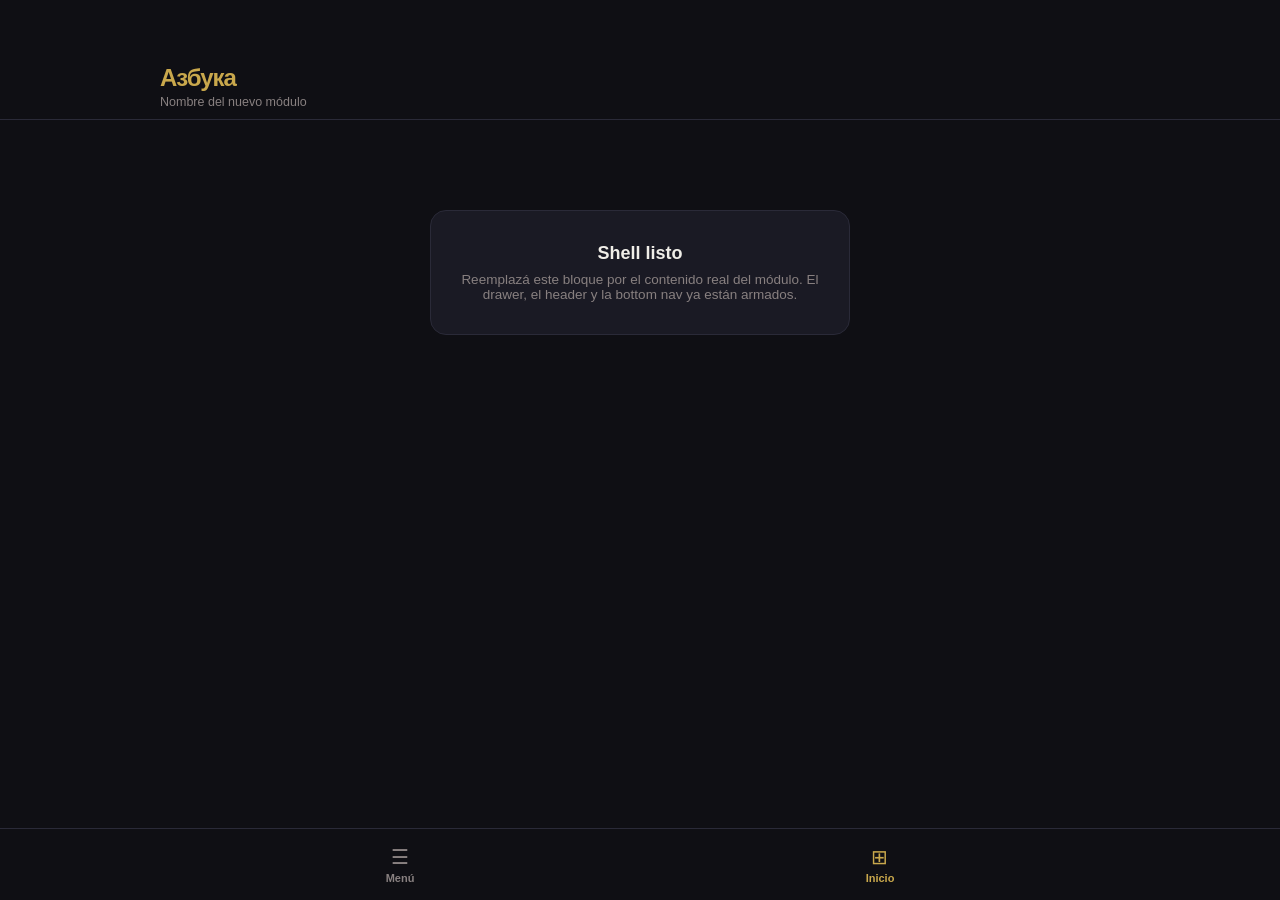
<file: plantilla-modulo.html>
<!DOCTYPE html>
<html lang="es">
<head>
<meta charset="UTF-8">
<meta name="viewport" content="width=device-width, initial-scale=1.0, maximum-scale=1.0, user-scalable=no, viewport-fit=cover">
<meta name="apple-mobile-web-app-capable" content="yes">
<meta name="apple-mobile-web-app-status-bar-style" content="black-translucent">
<meta name="apple-mobile-web-app-title" content="Азбука">
<title>Азбука — Nuevo módulo</title>
<meta name="description" content="Nuevo módulo de Azbuka.">
</head>
<body>
<div id="root"></div>
<script>
/* ── htm + preact + hooks standalone (13KB) ── */
!function(e,n){"object"==typeof exports&&"undefined"!=typeof module?n(exports):"function"==typeof define&&define.amd?define(["exports"],n):n(e.htmPreact={})}(this,function(e){var n,_,t,o,r,u,l,i={},c=[],f=/acit|ex(?:s|g|n|p|$)|rph|grid|ows|mnc|ntw|ine[ch]|zoo|^ord|itera/i;function s(e,n){for(var _ in n)e[_]=n[_];return e}function a(e){var n=e.parentNode;n&&n.removeChild(e)}function p(e,_,t){var o,r,u,l={};for(u in _)"key"==u?o=_[u]:"ref"==u?r=_[u]:l[u]=_[u];if(arguments.length>2&&(l.children=arguments.length>3?n.call(arguments,2):t),"function"==typeof e&&null!=e.defaultProps)for(u in e.defaultProps)void 0===l[u]&&(l[u]=e.defaultProps[u]);return h(e,l,o,r,null)}function h(e,n,o,r,u){var l={type:e,props:n,key:o,ref:r,__k:null,__:null,__b:0,__e:null,__d:void 0,__c:null,__h:null,constructor:void 0,__v:null==u?++t:u};return null!=_.vnode&&_.vnode(l),l}function d(e){return e.children}function v(e,n){this.props=e,this.context=n}function y(e,n){if(null==n)return e.__?y(e.__,e.__.__k.indexOf(e)+1):null;for(var _;n<e.__k.length;n++)if(null!=(_=e.__k[n])&&null!=_.__e)return _.__e;return"function"==typeof e.type?y(e):null}function m(e){var n,_;if(null!=(e=e.__)&&null!=e.__c){for(e.__e=e.__c.base=null,n=0;n<e.__k.length;n++)if(null!=(_=e.__k[n])&&null!=_.__e){e.__e=e.__c.base=_.__e;break}return m(e)}}function g(e){(!e.__d&&(e.__d=!0)&&o.push(e)&&!k.__r++||u!==_.debounceRendering)&&((u=_.debounceRendering)||r)(k)}function k(){for(var e;k.__r=o.length;)e=o.sort(function(e,n){return e.__v.__b-n.__v.__b}),o=[],e.some(function(e){var n,_,t,o,r,u;e.__d&&(r=(o=(n=e).__v).__e,(u=n.__P)&&(_=[],(t=s({},o)).__v=o.__v+1,D(u,o,t,n.__n,void 0!==u.ownerSVGElement,null!=o.__h?[r]:null,_,null==r?y(o):r,o.__h),w(_,o),o.__e!=r&&m(o)))})}function b(e,n,_,t,o,r,u,l,f,s){var a,p,v,m,g,k,b,H=t&&t.__k||c,E=H.length;for(_.__k=[],a=0;a<n.length;a++)if(null!=(m=_.__k[a]=null==(m=n[a])||"boolean"==typeof m?null:"string"==typeof m||"number"==typeof m||"bigint"==typeof m?h(null,m,null,null,m):Array.isArray(m)?h(d,{children:m},null,null,null):m.__b>0?h(m.type,m.props,m.key,null,m.__v):m)){if(m.__=_,m.__b=_.__b+1,null===(v=H[a])||v&&m.key==v.key&&m.type===v.type)H[a]=void 0;else for(p=0;p<E;p++){if((v=H[p])&&m.key==v.key&&m.type===v.type){H[p]=void 0;break}v=null}D(e,m,v=v||i,o,r,u,l,f,s),g=m.__e,(p=m.ref)&&v.ref!=p&&(b||(b=[]),v.ref&&b.push(v.ref,null,m),b.push(p,m.__c||g,m)),null!=g?(null==k&&(k=g),"function"==typeof m.type&&null!=m.__k&&m.__k===v.__k?m.__d=f=C(m,f,e):f=x(e,m,v,H,g,f),s||"option"!==_.type?"function"==typeof _.type&&(_.__d=f):e.value=""):f&&v.__e==f&&f.parentNode!=e&&(f=y(v))}for(_.__e=k,a=E;a--;)null!=H[a]&&("function"==typeof _.type&&null!=H[a].__e&&H[a].__e==_.__d&&(_.__d=y(t,a+1)),A(H[a],H[a]));if(b)for(a=0;a<b.length;a++)U(b[a],b[++a],b[++a])}function C(e,n,_){var t,o;for(t=0;t<e.__k.length;t++)(o=e.__k[t])&&(o.__=e,n="function"==typeof o.type?C(o,n,_):x(_,o,o,e.__k,o.__e,n));return n}function x(e,n,_,t,o,r){var u,l,i;if(void 0!==n.__d)u=n.__d,n.__d=void 0;else if(null==_||o!=r||null==o.parentNode)e:if(null==r||r.parentNode!==e)e.appendChild(o),u=null;else{for(l=r,i=0;(l=l.nextSibling)&&i<t.length;i+=2)if(l==o)break e;e.insertBefore(o,r),u=r}return void 0!==u?u:o.nextSibling}function H(e,n,_){"-"===n[0]?e.setProperty(n,_):e[n]=null==_?"":"number"!=typeof _||f.test(n)?_:_+"px"}function E(e,n,_,t,o){var r;e:if("style"===n)if("string"==typeof _)e.style.cssText=_;else{if("string"==typeof t&&(e.style.cssText=t=""),t)for(n in t)_&&n in _||H(e.style,n,"");if(_)for(n in _)t&&_[n]===t[n]||H(e.style,n,_[n])}else if("o"===n[0]&&"n"===n[1])r=n!==(n=n.replace(/Capture$/,"")),n=n.toLowerCase()in e?n.toLowerCase().slice(2):n.slice(2),e.l||(e.l={}),e.l[n+r]=_,_?t||e.addEventListener(n,r?S:P,r):e.removeEventListener(n,r?S:P,r);else if("dangerouslySetInnerHTML"!==n){if(o)n=n.replace(/xlink[H:h]/,"h").replace(/sName$/,"s");else if("href"!==n&&"list"!==n&&"form"!==n&&"tabIndex"!==n&&"download"!==n&&n in e)try{e[n]=null==_?"":_;break e}catch(e){}"function"==typeof _||(null!=_&&(!1!==_||"a"===n[0]&&"r"===n[1])?e.setAttribute(n,_):e.removeAttribute(n))}}function P(e){this.l[e.type+!1](_.event?_.event(e):e)}function S(e){this.l[e.type+!0](_.event?_.event(e):e)}function D(e,n,t,o,r,u,l,i,c){var f,a,p,h,y,m,g,k,C,x,H,E=n.type;if(void 0!==n.constructor)return null;null!=t.__h&&(c=t.__h,i=n.__e=t.__e,n.__h=null,u=[i]),(f=_.__b)&&f(n);try{e:if("function"==typeof E){if(k=n.props,C=(f=E.contextType)&&o[f.__c],x=f?C?C.props.value:f.__:o,t.__c?g=(a=n.__c=t.__c).__=a.__E:("prototype"in E&&E.prototype.render?n.__c=a=new E(k,x):(n.__c=a=new v(k,x),a.constructor=E,a.render=M),C&&C.sub(a),a.props=k,a.state||(a.state={}),a.context=x,a.__n=o,p=a.__d=!0,a.__h=[]),null==a.__s&&(a.__s=a.state),null!=E.getDerivedStateFromProps&&(a.__s==a.state&&(a.__s=s({},a.__s)),s(a.__s,E.getDerivedStateFromProps(k,a.__s))),h=a.props,y=a.state,p)null==E.getDerivedStateFromProps&&null!=a.componentWillMount&&a.componentWillMount(),null!=a.componentDidMount&&a.__h.push(a.componentDidMount);else{if(null==E.getDerivedStateFromProps&&k!==h&&null!=a.componentWillReceiveProps&&a.componentWillReceiveProps(k,x),!a.__e&&null!=a.shouldComponentUpdate&&!1===a.shouldComponentUpdate(k,a.__s,x)||n.__v===t.__v){a.props=k,a.state=a.__s,n.__v!==t.__v&&(a.__d=!1),a.__v=n,n.__e=t.__e,n.__k=t.__k,n.__k.forEach(function(e){e&&(e.__=n)}),a.__h.length&&l.push(a);break e}null!=a.componentWillUpdate&&a.componentWillUpdate(k,a.__s,x),null!=a.componentDidUpdate&&a.__h.push(function(){a.componentDidUpdate(h,y,m)})}a.context=x,a.props=k,a.state=a.__s,(f=_.__r)&&f(n),a.__d=!1,a.__v=n,a.__P=e,f=a.render(a.props,a.state,a.context),a.state=a.__s,null!=a.getChildContext&&(o=s(s({},o),a.getChildContext())),p||null==a.getSnapshotBeforeUpdate||(m=a.getSnapshotBeforeUpdate(h,y)),H=null!=f&&f.type===d&&null==f.key?f.props.children:f,b(e,Array.isArray(H)?H:[H],n,t,o,r,u,l,i,c),a.base=n.__e,n.__h=null,a.__h.length&&l.push(a),g&&(a.__E=a.__=null),a.__e=!1}else null==u&&n.__v===t.__v?(n.__k=t.__k,n.__e=t.__e):n.__e=T(t.__e,n,t,o,r,u,l,c);(f=_.diffed)&&f(n)}catch(e){n.__v=null,(c||null!=u)&&(n.__e=i,n.__h=!!c,u[u.indexOf(i)]=null),_.__e(e,n,t)}}function w(e,n){_.__c&&_.__c(n,e),e.some(function(n){try{e=n.__h,n.__h=[],e.some(function(e){e.call(n)})}catch(e){_.__e(e,n.__v)}})}function T(e,_,t,o,r,u,l,c){var f,s,p,h=t.props,d=_.props,v=_.type,m=0;if("svg"===v&&(r=!0),null!=u)for(;m<u.length;m++)if((f=u[m])&&(f===e||(v?f.localName==v:3==f.nodeType))){e=f,u[m]=null;break}if(null==e){if(null===v)return document.createTextNode(d);e=r?document.createElementNS("http://www.w3.org/2000/svg",v):document.createElement(v,d.is&&d),u=null,c=!1}if(null===v)h===d||c&&e.data===d||(e.data=d);else{if(u=u&&n.call(e.childNodes),s=(h=t.props||i).dangerouslySetInnerHTML,p=d.dangerouslySetInnerHTML,!c){if(null!=u)for(h={},m=0;m<e.attributes.length;m++)h[e.attributes[m].name]=e.attributes[m].value;(p||s)&&(p&&(s&&p.__html==s.__html||p.__html===e.innerHTML)||(e.innerHTML=p&&p.__html||""))}if(function(e,n,_,t,o){var r;for(r in _)"children"===r||"key"===r||r in n||E(e,r,null,_[r],t);for(r in n)o&&"function"!=typeof n[r]||"children"===r||"key"===r||"value"===r||"checked"===r||_[r]===n[r]||E(e,r,n[r],_[r],t)}(e,d,h,r,c),p)_.__k=[];else if(m=_.props.children,b(e,Array.isArray(m)?m:[m],_,t,o,r&&"foreignObject"!==v,u,l,u?u[0]:t.__k&&y(t,0),c),null!=u)for(m=u.length;m--;)null!=u[m]&&a(u[m]);c||("value"in d&&void 0!==(m=d.value)&&(m!==e.value||"progress"===v&&!m)&&E(e,"value",m,h.value,!1),"checked"in d&&void 0!==(m=d.checked)&&m!==e.checked&&E(e,"checked",m,h.checked,!1))}return e}function U(e,n,t){try{"function"==typeof e?e(n):e.current=n}catch(e){_.__e(e,t)}}function A(e,n,t){var o,r;if(_.unmount&&_.unmount(e),(o=e.ref)&&(o.current&&o.current!==e.__e||U(o,null,n)),null!=(o=e.__c)){if(o.componentWillUnmount)try{o.componentWillUnmount()}catch(e){_.__e(e,n)}o.base=o.__P=null}if(o=e.__k)for(r=0;r<o.length;r++)o[r]&&A(o[r],n,"function"!=typeof e.type);t||null==e.__e||a(e.__e),e.__e=e.__d=void 0}function M(e,n,_){return this.constructor(e,_)}n=c.slice,_={__e:function(e,n){for(var _,t,o;n=n.__;)if((_=n.__c)&&!_.__)try{if((t=_.constructor)&&null!=t.getDerivedStateFromError&&(_.setState(t.getDerivedStateFromError(e)),o=_.__d),null!=_.componentDidCatch&&(_.componentDidCatch(e),o=_.__d),o)return _.__E=_}catch(n){e=n}throw e}},t=0,v.prototype.setState=function(e,n){var _;_=null!=this.__s&&this.__s!==this.state?this.__s:this.__s=s({},this.state),"function"==typeof e&&(e=e(s({},_),this.props)),e&&s(_,e),null!=e&&this.__v&&(n&&this.__h.push(n),g(this))},v.prototype.forceUpdate=function(e){this.__v&&(this.__e=!0,e&&this.__h.push(e),g(this))},v.prototype.render=d,o=[],r="function"==typeof Promise?Promise.prototype.then.bind(Promise.resolve()):setTimeout,k.__r=0,l=0;var F,L,N,W=0,R=[],I=_.__b,O=_.__r,V=_.diffed,q=_.__c,B=_.unmount;function $(e,n){_.__h&&_.__h(L,e,W||n),W=0;var t=L.__H||(L.__H={__:[],__h:[]});return e>=t.__.length&&t.__.push({}),t.__[e]}function j(e){return W=1,G(ee,e)}function G(e,n,_){var t=$(F++,2);return t.t=e,t.__c||(t.__=[_?_(n):ee(void 0,n),function(e){var n=t.t(t.__[0],e);t.__[0]!==n&&(t.__=[n,t.__[1]],t.__c.setState({}))}],t.__c=L),t.__}function z(e,n){var t=$(F++,4);!_.__s&&Z(t.__H,n)&&(t.__=e,t.__H=n,L.__h.push(t))}function J(e,n){var _=$(F++,7);return Z(_.__H,n)&&(_.__=e(),_.__H=n,_.__h=e),_.__}function K(){R.forEach(function(e){if(e.__P)try{e.__H.__h.forEach(X),e.__H.__h.forEach(Y),e.__H.__h=[]}catch(n){e.__H.__h=[],_.__e(n,e.__v)}}),R=[]}_.__b=function(e){L=null,I&&I(e)},_.__r=function(e){O&&O(e),F=0;var n=(L=e.__c).__H;n&&(n.__h.forEach(X),n.__h.forEach(Y),n.__h=[])},_.diffed=function(e){V&&V(e);var n=e.__c;n&&n.__H&&n.__H.__h.length&&(1!==R.push(n)&&N===_.requestAnimationFrame||((N=_.requestAnimationFrame)||function(e){var n,_=function(){clearTimeout(t),Q&&cancelAnimationFrame(n),setTimeout(e)},t=setTimeout(_,100);Q&&(n=requestAnimationFrame(_))})(K)),L=void 0},_.__c=function(e,n){n.some(function(e){try{e.__h.forEach(X),e.__h=e.__h.filter(function(e){return!e.__||Y(e)})}catch(t){n.some(function(e){e.__h&&(e.__h=[])}),n=[],_.__e(t,e.__v)}}),q&&q(e,n)},_.unmount=function(e){B&&B(e);var n=e.__c;if(n&&n.__H)try{n.__H.__.forEach(X)}catch(e){_.__e(e,n.__v)}};var Q="function"==typeof requestAnimationFrame;function X(e){var n=L;"function"==typeof e.__c&&e.__c(),L=n}function Y(e){var n=L;e.__c=e.__(),L=n}function Z(e,n){return!e||e.length!==n.length||n.some(function(n,_){return n!==e[_]})}function ee(e,n){return"function"==typeof n?n(e):n}var ne=function(e,n,_,t){var o;n[0]=0;for(var r=1;r<n.length;r++){var u=n[r++],l=n[r]?(n[0]|=u?1:2,_[n[r++]]):n[++r];3===u?t[0]=l:4===u?t[1]=Object.assign(t[1]||{},l):5===u?(t[1]=t[1]||{})[n[++r]]=l:6===u?t[1][n[++r]]+=l+"":u?(o=e.apply(l,ne(e,l,_,["",null])),t.push(o),l[0]?n[0]|=2:(n[r-2]=0,n[r]=o)):t.push(l)}return t},_e=new Map,te=function(e){var n=_e.get(this);return n||(n=new Map,_e.set(this,n)),(n=ne(this,n.get(e)||(n.set(e,n=function(e){for(var n,_,t=1,o="",r="",u=[0],l=function(e){1===t&&(e||(o=o.replace(/^\s*\n\s*|\s*\n\s*$/g,"")))?u.push(0,e,o):3===t&&(e||o)?(u.push(3,e,o),t=2):2===t&&"..."===o&&e?u.push(4,e,0):2===t&&o&&!e?u.push(5,0,!0,o):t>=5&&((o||!e&&5===t)&&(u.push(t,0,o,_),t=6),e&&(u.push(t,e,0,_),t=6)),o=""},i=0;i<e.length;i++){i&&(1===t&&l(),l(i));for(var c=0;c<e[i].length;c++)n=e[i][c],1===t?"<"===n?(l(),u=[u],t=3):o+=n:4===t?"--"===o&&">"===n?(t=1,o=""):o=n+o[0]:r?n===r?r="":o+=n:'"'===n||"'"===n?r=n:">"===n?(l(),t=1):t&&("="===n?(t=5,_=o,o=""):"/"===n&&(t<5||">"===e[i][c+1])?(l(),3===t&&(u=u[0]),t=u,(u=u[0]).push(2,0,t),t=0):" "===n||"\t"===n||"\n"===n||"\r"===n?(l(),t=2):o+=n),3===t&&"!--"===o&&(t=4,u=u[0])}return l(),u}(e)),n),arguments,[])).length>1?n:n[0]}.bind(p);e.h=p,e.html=te,e.render=function(e,t,o){var r,u,l;_.__&&_.__(e,t),u=(r="function"==typeof o)?null:o&&o.__k||t.__k,l=[],D(t,e=(!r&&o||t).__k=p(d,null,[e]),u||i,i,void 0!==t.ownerSVGElement,!r&&o?[o]:u?null:t.firstChild?n.call(t.childNodes):null,l,!r&&o?o:u?u.__e:t.firstChild,r),w(l,e)},e.Component=v,e.createContext=function(e,n){var _={__c:n="__cC"+l++,__:e,Consumer:function(e,n){return e.children(n)},Provider:function(e){var _,t;return this.getChildContext||(_=[],(t={})[n]=this,this.getChildContext=function(){return t},this.shouldComponentUpdate=function(e){this.props.value!==e.value&&_.some(g)},this.sub=function(e){_.push(e);var n=e.componentWillUnmount;e.componentWillUnmount=function(){_.splice(_.indexOf(e),1),n&&n.call(e)}}),e.children}};return _.Provider.__=_.Consumer.contextType=_},e.useState=j,e.useReducer=G,e.useEffect=function(e,n){var t=$(F++,3);!_.__s&&Z(t.__H,n)&&(t.__=e,t.__H=n,L.__H.__h.push(t))},e.useLayoutEffect=z,e.useRef=function(e){return W=5,J(function(){return{current:e}},[])},e.useImperativeHandle=function(e,n,_){W=6,z(function(){"function"==typeof e?e(n()):e&&(e.current=n())},null==_?_:_.concat(e))},e.useMemo=J,e.useCallback=function(e,n){return W=8,J(function(){return e},n)},e.useContext=function(e){var n=L.context[e.__c],_=$(F++,9);return _.c=e,n?(null==_.__&&(_.__=!0,n.sub(L)),n.props.value):e.__},e.useDebugValue=function(e,n){_.useDebugValue&&_.useDebugValue(n?n(e):e)},e.useErrorBoundary=function(e){var n=$(F++,10),_=j();return n.__=e,L.componentDidCatch||(L.componentDidCatch=function(e){n.__&&n.__(e),_[1](e)}),[_[0],function(){_[1](void 0)}]}});

</script><script src="core.js"></script>
<script>
/* ============================================================
   PLANTILLA DE SHELL — Azbuka
   Copiado 1:1 desde alfabeto.html: mismo drawer, mismo header
   con título arriba, misma bottom nav (#bnav-equivalente en React).
   Este archivo NO trae contenido de módulo — solo el armazón.
   Dónde meter lo nuevo: el bloque marcado "CONTENIDO DEL MÓDULO"
   dentro de <main>, y la lista de tabs al final (bottom nav).

   Si este módulo se vuelve permanente, agregalo a AZ_MODULES en
   core.js (junto a alfabeto/dialogos/diccionario/verbos/casos) para
   que aparezca listado en el drawer de TODAS las demás páginas.
   Mientras tanto, este archivo ya lee AZ_UNITS y AZ_MODULES de
   core.js para pintar el drawer, así que ya "sabe" del resto del
   sitio aunque él mismo todavía no esté en la lista.
   ============================================================ */
const React = { createElement: htmPreact.h, Fragment: function(p){ return p.children; } };
const { useState, useEffect, useRef } = htmPreact;

// Id de este módulo dentro de AZ_MODULES (para resaltarlo en el drawer
// una vez que lo agregues ahí) y para guardar progreso propio si hace falta.
const MODULE_ID = "nuevo-modulo";

function App() {
  const [view, setView] = useState("inicio");
  const [darkMode, setDarkMode] = useState(true);
  const [drawerOpen, setDrawerOpen] = useState(false);
  const searchRef = useRef(null);

  useEffect(() => {
    (async () => {
      const t = await azGet('az_theme', 'dark');
      setDarkMode(t !== 'light');
    })();
  }, []);

  // ─── COLORS (idénticos a alfabeto.html) ────────────────────────────────
  const dark = darkMode;
  const bg = dark ? "#0F0F14" : "#F7F5F0";
  const bg2 = dark ? "#17171E" : "#EDEAE4";
  const bg3 = dark ? "#1E1E28" : "#E2DED7";
  const card = dark ? "#1A1A24" : "#FFFFFF";
  const border = dark ? "#2A2A38" : "#D5D0C8";
  const gold = "#C9A84C";
  const text = dark ? "#F0EEE8" : "#1A1812";
  const textMuted = dark ? "#888080" : "#8A847A";
  const textSub = dark ? "#B8B0A8" : "#5A5450";
  const s = {
    bg: { background: bg, color: text, minHeight: "100vh" },
    card: { background: card, border: `1px solid ${border}`, borderRadius: 16 }
  };

  // ─── RENDER ─────────────────────────────────────────────────────────────
  return /*#__PURE__*/React.createElement("div", {
    style: { ...s.bg, fontFamily: "'Inter', 'Helvetica Neue', sans-serif", transition: "background 0.3s, color 0.3s" }
  },
  /*#__PURE__*/React.createElement("style", null, `
        * { box-sizing: border-box; margin: 0; padding: 0; }
        html, body, #root { background: ${bg}; }
        ::selection { background: ${gold}33; }
        ::-webkit-scrollbar { width: 6px; }
        ::-webkit-scrollbar-track { background: transparent; }
        ::-webkit-scrollbar-thumb { background: ${border}; border-radius: 3px; }
        @keyframes fadeIn { from { opacity: 0; transform: translateY(12px); } to { opacity: 1; transform: translateY(0); } }
        .btn { transition: all 0.18s; cursor: pointer; border: none; font-family: inherit; }
        .btn:hover { opacity: 0.85; }
        .btn:active { transform: scale(0.96); }
        input { font-family: inherit; }
        input:focus { outline: none; border-color: ${gold} !important; }
      `),

  /* ── OVERLAY ── */
  drawerOpen && /*#__PURE__*/React.createElement("div", {
    onClick: () => setDrawerOpen(false),
    style: { position: "fixed", inset: 0, background: "rgba(0,0,0,.55)", zIndex: 200 }
  }),

  /* ── DRAWER ── */
  /*#__PURE__*/React.createElement("div", {
    style: {
      position: "fixed", left: 0, top: 0, bottom: 0, width: 290, zIndex: 210,
      background: bg2, borderRight: `1px solid ${border}`,
      display: "flex", flexDirection: "column",
      transform: drawerOpen ? "translateX(0)" : "translateX(-100%)",
      transition: "transform .28s cubic-bezier(.4,0,.2,1)"
    }
  },
    /*#__PURE__*/React.createElement("div", { style: { padding: "6vh 16px 4px" } },
      /*#__PURE__*/React.createElement("a", {
        href: "index.html",
        style: {
          display: "flex", alignItems: "center", gap: 8, background: "none",
          border: `1px solid ${border}`, borderRadius: 10, padding: "10px 16px",
          color: text, fontSize: 14.5, textDecoration: "none", boxSizing: "border-box"
        }
      }, "🏠 Inicio")
    ),
    /*#__PURE__*/React.createElement("div", { style: { padding: "12px 16px 6px" } },
      /*#__PURE__*/React.createElement("input", {
        ref: searchRef,
        placeholder: "Buscar",
        style: {
          width: "100%", boxSizing: "border-box", background: bg3,
          border: `1px solid ${border}`, borderRadius: 9,
          padding: "9px 12px", color: text, fontSize: 13.5
        }
      })
    ),
    /*#__PURE__*/React.createElement("div", { style: { flex: 1, overflowY: "auto", padding: "6px 8px" } },
      /*#__PURE__*/React.createElement("div", {
        style: { fontSize: 10, letterSpacing: 1.5, textTransform: "uppercase", color: textMuted, padding: "10px 10px 6px" }
      }, "Azbuka"),
      /*#__PURE__*/React.createElement("a", {
        href: "azbuka-index.html",
        style: { display: "flex", alignItems: "center", gap: 8, padding: "9px 12px", borderRadius: 10, color: textSub, fontSize: 13.5, textDecoration: "none" }
      }, /*#__PURE__*/React.createElement("span", { style: { fontSize: 11, color: textMuted, minWidth: 18 } }, "00"), "Índice"),
      AZ_UNITS.map(u => /*#__PURE__*/React.createElement("a", {
        key: u.id, href: u.href,
        style: { display: "flex", alignItems: "center", gap: 8, padding: "9px 12px", borderRadius: 10, color: textSub, fontSize: 13.5, textDecoration: "none" }
      }, /*#__PURE__*/React.createElement("span", { style: { fontSize: 11, color: textMuted, minWidth: 18 } }, String(u.id).padStart(2, "0")), u.title)),
      /*#__PURE__*/React.createElement("div", {
        style: { fontSize: 10, letterSpacing: 1.5, textTransform: "uppercase", color: textMuted, padding: "16px 10px 6px" }
      }, "Herramientas"),
      AZ_MODULES.map(m => /*#__PURE__*/React.createElement("a", {
        key: m.id, href: m.href,
        style: {
          display: "flex", alignItems: "center", gap: 8, padding: "9px 12px", borderRadius: 10,
          color: m.id === MODULE_ID ? gold : textSub, fontWeight: m.id === MODULE_ID ? 600 : 400,
          background: m.id === MODULE_ID ? bg3 : "transparent", fontSize: 13.5, textDecoration: "none"
        }
      }, /*#__PURE__*/React.createElement("span", { style: { fontSize: 11, color: textMuted, minWidth: 18 } }, m.glyph), m.title))
    ),
    /*#__PURE__*/React.createElement("div", { style: { padding: "12px 16px", borderTop: `1px solid ${border}`, display: "flex" } },
      /*#__PURE__*/React.createElement("button", {
        onClick: () => { setDarkMode(!dark); azSet('az_theme', dark ? 'light' : 'dark'); },
        style: {
          width: 36, height: 36, borderRadius: 10, background: bg3, border: `1px solid ${border}`,
          display: "flex", alignItems: "center", justifyContent: "center", fontSize: 16, cursor: "pointer", padding: 0
        }
      }, dark ? "🌙" : "☀️")
    )
  ),

  /* ── HEADER / TÍTULO ARRIBA ── */
  /*#__PURE__*/React.createElement("header", {
    style: { padding: "6vh 3vw 0", borderBottom: `1px solid ${border}`, background: bg, backdropFilter: "blur(12px)", position: "sticky", top: 0, zIndex: 100 }
  },
    /*#__PURE__*/React.createElement("div", { style: { maxWidth: 960, margin: "0 auto", display: "flex", flexDirection: "column", justifyContent: "center", padding: "10px 0" } },
      /*#__PURE__*/React.createElement("div", { style: { display: "flex", alignItems: "baseline", gap: 10 } },
        /*#__PURE__*/React.createElement("span", { style: { fontSize: 24, color: gold, fontWeight: 900, letterSpacing: -1 } }, "Азбука")
      ),
      /*#__PURE__*/React.createElement("p", { style: { margin: "3px 0 0", fontSize: 12.5, color: textMuted, fontWeight: 500 } }, "Nombre del nuevo módulo")
    )
  ),

  /* ── CONTENIDO DEL MÓDULO (acá va todo lo nuevo) ── */
  /*#__PURE__*/React.createElement("main", { style: { maxWidth: 960, margin: "0 auto", padding: "0 3vw 3vh" } },
    /*#__PURE__*/React.createElement("div", { style: { animation: "fadeIn 0.3s ease", textAlign: "center", padding: "10vh 0" } },
      /*#__PURE__*/React.createElement("div", { style: { ...s.card, padding: "32px 20px", maxWidth: 420, margin: "0 auto" } },
        /*#__PURE__*/React.createElement("h1", { style: { fontSize: 18, marginBottom: 8, color: text } }, "Shell listo"),
        /*#__PURE__*/React.createElement("p", { style: { fontSize: 13.5, color: textMuted } }, "Reemplazá este bloque por el contenido real del módulo. El drawer, el header y la bottom nav ya están armados.")
      )
    )
  ),

  /* ── BOTTOM NAV ── */
  /*#__PURE__*/React.createElement("div", {
    style: { position: "fixed", bottom: 0, left: 0, right: 0, background: bg, backdropFilter: "blur(12px)", borderTop: `1px solid ${border}`, padding: "10px 16px", zIndex: 100 }
  },
    /*#__PURE__*/React.createElement("div", { style: { maxWidth: 960, margin: "0 auto", display: "flex", justifyContent: "space-around" } },
      /*#__PURE__*/React.createElement("button", {
        onClick: () => setDrawerOpen(true),
        style: { background: "none", border: "none", padding: "6px 20px", borderRadius: 10, display: "flex", flexDirection: "column", alignItems: "center", gap: 3, color: textMuted, cursor: "pointer", fontFamily: "inherit" }
      }, /*#__PURE__*/React.createElement("span", { style: { fontSize: 20 } }, "☰"),
         /*#__PURE__*/React.createElement("span", { style: { fontSize: 11, fontWeight: 600 } }, "Menú")),
      [{ id: "inicio", icon: "⊞", label: "Inicio" }].map(tab => /*#__PURE__*/React.createElement("button", {
        key: tab.id, className: "btn",
        onClick: () => setView(tab.id),
        style: { background: "none", padding: "6px 20px", borderRadius: 10, display: "flex", flexDirection: "column", alignItems: "center", gap: 3, color: view === tab.id ? gold : textMuted }
      }, /*#__PURE__*/React.createElement("span", { style: { fontSize: 20 } }, tab.icon),
         /*#__PURE__*/React.createElement("span", { style: { fontSize: 11, fontWeight: 600 } }, tab.label)))
    )
  ),
  /*#__PURE__*/React.createElement("div", { style: { height: "calc(80px + 3vh)" } })
  );
}
htmPreact.render(htmPreact.h(App, null), document.getElementById('root'));
</script>
</body>
</html>
</file>
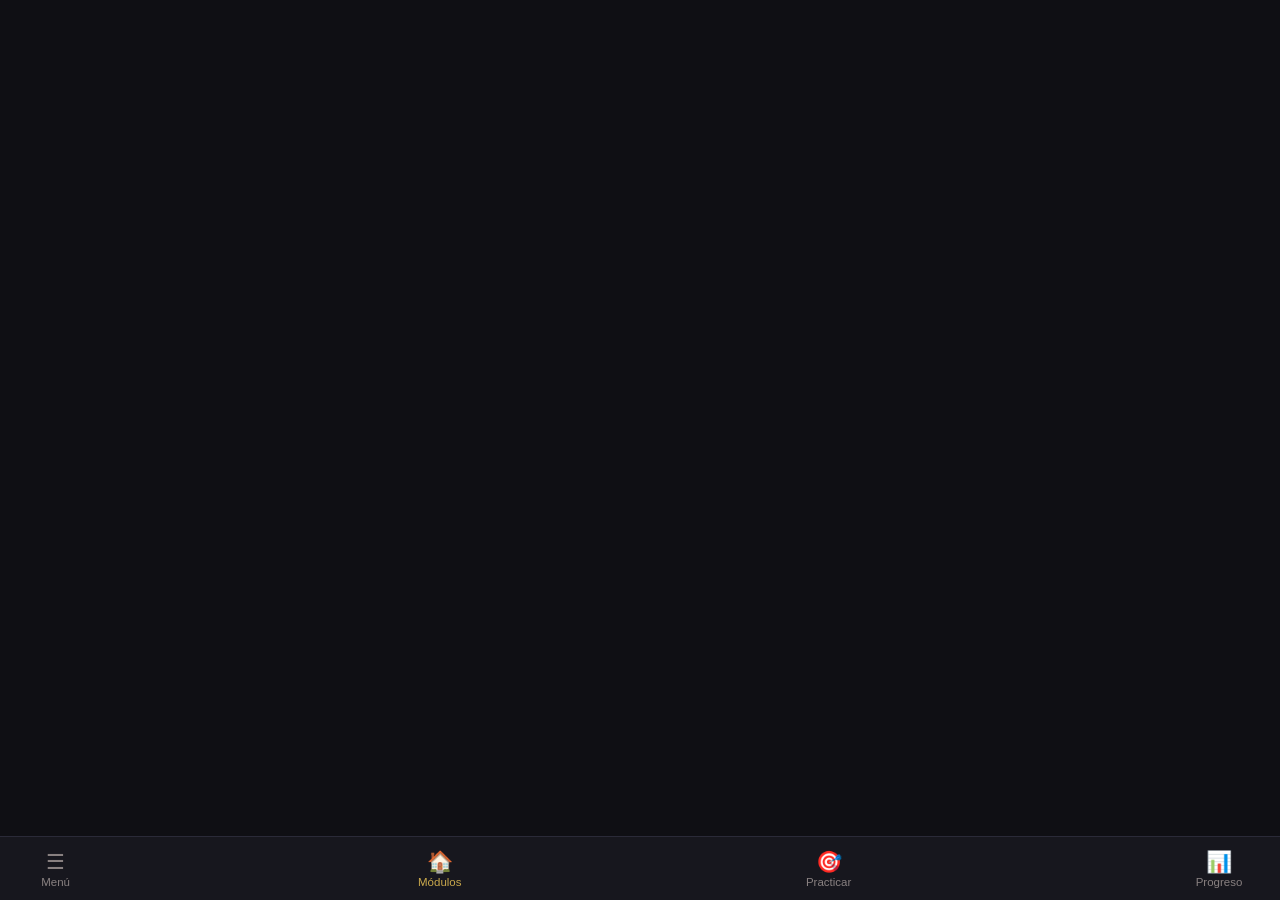
<file: verbos.html>
<!DOCTYPE html>
<html lang="es">
<head>
<meta charset="UTF-8">
<meta name="viewport" content="width=device-width, initial-scale=1.0, maximum-scale=1.0, user-scalable=no, viewport-fit=cover">
<meta name="apple-mobile-web-app-capable" content="yes">
<meta name="apple-mobile-web-app-status-bar-style" content="black-translucent">
<meta name="apple-mobile-web-app-title" content="Азбука">
<title>50 Verbos — Ruso por temas</title>
<link rel="stylesheet" href="core.css">
<style>
  .conjrow{display:flex;justify-content:space-between;align-items:center;padding:5px 0;border-bottom:1px solid var(--border);font-size:13.5px;}
  .conjrow:last-child{border-bottom:none;}
  .pron{color:var(--muted);font-size:12px;}
  .flash{background:var(--bg2);border:1px solid var(--border);border-radius:16px;padding:34px 16px;text-align:center;min-height:150px;display:flex;flex-direction:column;justify-content:center;gap:10px;cursor:pointer;user-select:none;}
  .flash .big{font-family:var(--serif);font-size:28px;color:var(--gold);}
  .flash .small{color:var(--sub);font-size:14px;}
  .pmgrid{display:grid;gap:10px;}
  .pmc{background:var(--card);border:1px solid var(--border);border-radius:var(--r);padding:16px;cursor:pointer;display:flex;align-items:center;gap:12px;transition:.15s;}
  .pmc:hover{border-color:var(--gold);}
  .pmc .ic{font-size:22px;}
  .pmc b{display:block;font-size:14.5px;}
  .pmc span{font-size:12px;color:var(--muted);}
  .dim{color:var(--muted);font-size:13px;}
</style>
</head>
<body>

<div id="overlay"></div>
<div id="drawer">
  <div class="dh"><a id="homeBtnDrawer" href="index.html">🏠 Inicio</a></div>
  <div class="drawer-search">
    <input type="text" id="drawerSearch" placeholder="Buscar…" autocomplete="off">
  </div>
  <div id="drawerUnits"></div>
  <div id="drawerFoot">
    <button id="themeBtnDrawer" aria-label="Cambiar tema"></button>
  </div>
</div>

<div id="content"><div class="inner" id="app"></div></div>

<nav id="bnav">
  <button class="nb" id="menuBtn"><span class="ni">☰</span><span>Menú</span></button>
  <button class="nb ac" id="nav-home"><span class="ni">🏠</span><span>Módulos</span></button>
  <button class="nb" id="nav-practice"><span class="ni">🎯</span><span>Practicar</span></button>
  <button class="nb" id="nav-stats"><span class="ni">📊</span><span>Progreso</span></button>
</nav>

<div id="toast"></div>
<script src="core.js"></script>
<script src="data-alphabet.js"></script>
<script src="data-diccionario.js"></script>
<script src="data-verbos.js"></script>
<script src="data-casos.js"></script>
<script src="data-azbuka2.js"></script>
<script src="data-azbuka3.js"></script>
<script src="data-dialogos.js"></script>
<script src="data-azbuka1.js"></script>
<script src="data-lexicon.js"></script>
<script>
// MODULES y verbs vienen de data-verbos.js (NO se redeclaran acá — si se
// llegaran a declarar de nuevo con "const" en este archivo, el navegador
// tira SyntaxError "Identifier ya declarado" y NINGÚN código de este
// script corre: la página queda con el nav estático visible pero sin
// ninguna interacción. Ver MIGRACION_LEXICO.md — reconstrucción completa
// de este archivo tras detectar ese riesgo en un backup anterior a la
// migración a core.js.

/* ============ ESTADO (en memoria, sesión actual) ============ */
// srs (dominio por verbo 0-4) se carga/guarda vía azModule('verbos').srs.
// history queda solo en memoria de la sesión; attempts/correct acumulados
// sí persisten en azModule('verbos').stats para que "Precisión" sobreviva
// a un reload. Sin gamificación: no hay XP ni racha en ningún lado.
const state = { srs:{}, history:[], view:{name:'home'} };
// Identidad persistente estable: el infinitivo ruso es la clave de todo
// el progreso guardado (no el id numérico) — no depende del orden de
// MODULES ni de cómo se calculó el id. Usar SIEMPRE verbKey(v), nunca
// v.id, para leer o escribir state.srs.
function verbKey(v){ return v.inf; }
verbs.forEach(v=>state.srs[verbKey(v)]=0);
function levelName(l){return ["Nuevo","Aprendido","En práctica","Dominado","Automático"][l];}
function levelClass(l){return l===0?'s0':(l<3?'s1':'s2');}

// speak() ya viene de core.js

const app = document.getElementById('app');

function render(){
  const v = state.view;
  let html='';
  if(v.name==='home') html=renderHome();
  else if(v.name==='module') html=renderModule(v.moduleN);
  else if(v.name==='verb') html=renderVerb(v.verbId);
  else if(v.name==='practice') html=renderPracticeMenu();
  else if(v.name==='flashcards') html=renderFlashcards();
  else if(v.name==='caseEx') html=renderCaseExercise();
  else if(v.name==='fillblank') html=renderFillBlank();
  else if(v.name==='stats') html=renderStats();
  app.innerHTML = `<div class="view">${html}</div>`;
  attachHandlers();
}

function renderHome(){
  let out = `<div class="ey">Curso</div><h1 class="pt">Los 50 verbos más usados</h1>
  <p class="ps">Organizados en 10 bloques temáticos: cada módulo gira en torno a una situación real, así reutilizas vocabulario y avanzas con contexto.</p>
  <div class="ugrid">`;
  MODULES.forEach(mod=>{
    const mv = verbs.filter(x=>x.module===mod.n);
    const avg = mv.reduce((a,x)=>a+state.srs[verbKey(x)],0)/mv.length;
    out += `<div class="uc" data-mod="${mod.n}">
      <span class="un">${mod.n}</span>
      <div class="ut">${mod.title}</div>
      <div class="ud">${mod.desc}</div>
      <div class="pb"><div style="width:${avg/4*100}%"></div></div>
      <div class="upc">${mv.length} verbos · ${Math.round(avg/4*100)}%</div>
    </div>`;
  });
  out += `</div>`;
  return out;
}

function renderModule(n){
  const mod = MODULES.find(m=>m.n===n);
  const mv = verbs.filter(x=>x.module===n);
  let out = `<button class="abk" data-go="home">← Módulos</button>
  <div class="ey">Módulo ${n}</div><h1 class="pt">${mod.title}</h1>
  <p class="ps">${mod.obj}</p>`;
  mv.forEach(v=>{
    out += `<div class="wr" data-verb="${v.id}">
      <div style="flex:1">
        <div class="wru">${v.inf}</div>
        <div class="wes">${v.es}</div>
      </div>
      <span class="stb ${levelClass(state.srs[verbKey(v)])}">${levelName(state.srs[verbKey(v)])}</span>
    </div>`;
  });
  return out;
}

function renderVerb(id){
  const v = verbs.find(x=>x.id===id);
  const mod = MODULES.find(m=>m.n===v.module);
  const forms=["я","ты","он/она","мы","вы","они"];
  let out = `<button class="abk" data-go="module" data-mod="${v.module}">← ${mod.title}</button>
  <div class="dh2">
    <div class="dbig">${v.inf}</div>
    <div class="di">
      <h3>${v.es}</h3>
      <span class="pch">${'★'.repeat(v.freq)}${'☆'.repeat(5-v.freq)}</span>
      <span class="pch">${v.aspect==='impf'?'Imperfectivo':v.aspect==='perf'?'Perfectivo':'Bispecto'}</span>
      <span class="pch">${levelName(state.srs[verbKey(v)])}</span>
    </div>
    <button class="psm" data-speak="${v.inf}">🔊</button>
  </div>

  <div class="sh"><h2>Conjugación</h2><span class="shs">${v.tense==='fut'?'Futuro simple':'Presente'}</span></div>
  <div class="card sb">
  ${forms.map((f,i)=>`<div class="conjrow"><span class="pron">${f}</span><span>${v.conj[i]}</span><button class="psm" data-speak="${v.conj[i]}" style="width:26px;height:26px;font-size:11px">🔊</button></div>`).join('')}
  </div>

  <div class="sh"><h2>Caso que rige</h2></div>
  <div class="dgrid sb">
    <div class="db"><div class="dbl">Caso</div><p>${v.case_}</p></div>
    <div class="db"><div class="dbl">Uso</div><p>${v.caseNote}</p></div>
  </div>

  <div class="sh"><h2>Ejemplos</h2></div>
  <div class="sb">${v.ex.map(e=>`<div class="wr" style="cursor:default"><div style="flex:1"><div class="wru" style="font-size:16px">${e[0]}</div><div class="wes">${e[1]}</div></div><button class="psm" data-speak="${e[0]}">🔊</button></div>`).join('')}</div>

  <div class="sh"><h2>Vocabulario asociado</h2></div>
  <div class="sr sb">${v.vocab.map(w=>`<div class="sc"><span class="sv" style="font-size:15px">${w[0]}</span><span class="sl">${w[1]}</span></div>`).join('')}</div>

  <button class="btn pr" data-practice-verb="${v.id}">Practicar este verbo</button>`;
  return out;
}

function renderPracticeMenu(){
  return `<div class="ey">Práctica</div><h1 class="pt">Elige un modo</h1>
  <div class="pmgrid sb">
    <div class="pmc" data-go="flashcards"><span class="ic">🃏</span><div><b>Flashcards</b><span>Repetición espaciada, prioriza lo que menos dominas</span></div></div>
    <div class="pmc" data-go="caseEx"><span class="ic">🎯</span><div><b>Elegir el caso correcto</b><span>Refuerza qué caso rige cada verbo</span></div></div>
    <div class="pmc" data-go="fillblank"><span class="ic">✏️</span><div><b>Completar la conjugación</b><span>Practica las formas verbales</span></div></div>
  </div>
  <div class="card"><p class="dim">Cada verbo tiene un nivel de 0 (nuevo) a 4 (automático). Acertar sube de nivel; fallar te devuelve práctica más frecuente de ese verbo.</p></div>`;
}

function pickVerbWeighted(){
  const weights = verbs.map(v=>5-state.srs[verbKey(v)]+0.5);
  const total = weights.reduce((a,b)=>a+b,0);
  let r=Math.random()*total;
  for(let i=0;i<verbs.length;i++){ r-=weights[i]; if(r<=0) return verbs[i]; }
  return verbs[0];
}

let currentDrill = null;

function newFlashcard(){
  const v = pickVerbWeighted();
  const dir = Math.random()<0.5?'ru-es':'es-ru';
  currentDrill = {type:'flash', verb:v, dir, revealed:false};
}
function renderFlashcards(){
  if(!currentDrill||currentDrill.type!=='flash') newFlashcard();
  const {verb,dir,revealed}=currentDrill;
  const front = dir==='ru-es'?verb.inf:verb.es;
  const back = dir==='ru-es'?verb.es:verb.inf;
  return `<button class="abk" data-go="practice">← Practicar</button>
  <div class="qh">Nivel: ${levelName(state.srs[verbKey(verb)])} · Módulo ${verb.module}</div>
  <div class="flash" id="flashcard">
    <div class="big">${front}</div>
    ${revealed?`<div class="small">${back}</div>`:'<div class="small">Toca para revelar</div>'}
  </div>
  ${revealed?`<div class="qopts" style="margin-top:14px">
    <button class="qo" data-drill-answer="know">✅ Lo sabía</button>
    <button class="qo" data-drill-answer="unsure">🤔 Dudé</button>
    <button class="qo" data-drill-answer="fail">❌ No lo sabía</button>
  </div>`:''}`;
}

function renderCaseExercise(){
  if(!currentDrill||currentDrill.type!=='case'){
    const v = pickVerbWeighted();
    const others = [...new Set(verbs.map(x=>x.case_))].filter(c=>c!==v.case_ && c!=='—');
    const distractors = others.sort(()=>Math.random()-0.5).slice(0,3);
    const options = [v.case_,...distractors].sort(()=>Math.random()-0.5);
    currentDrill = {type:'case', verb:v, options, answered:false};
  }
  const {verb,options,answered,picked}=currentDrill;
  return `<button class="abk" data-go="practice">← Practicar</button>
  <div class="excard">
    <div class="qh">¿Qué caso rige este verbo?</div>
    <div class="qq" style="font-size:24px">${verb.inf} <span style="font-size:14px;color:var(--sub)">(${verb.es})</span></div>
    <div class="qopts">
      ${options.map(o=>`<button class="qo ${answered?(o===verb.case_?'co':(o===picked?'wr2':'')):''}" data-case-pick="${o}">${o}</button>`).join('')}
    </div>
    ${answered?`<p class="dim" style="margin-top:12px">${verb.caseNote}</p><button class="btn pr" data-go="caseEx">Siguiente →</button>`:''}
  </div>`;
}

function renderFillBlank(){
  if(!currentDrill||currentDrill.type!=='fill'){
    const v = pickVerbWeighted();
    const idx = Math.floor(Math.random()*6);
    const forms=["я","ты","он/она","мы","вы","они"];
    const correct = v.conj[idx];
    const distractors = v.conj.filter((c,i)=>i!==idx).sort(()=>Math.random()-0.5).slice(0,3);
    const options=[correct,...distractors].sort(()=>Math.random()-0.5);
    currentDrill = {type:'fill', verb:v, idx, options, correct, answered:false, forms};
  }
  const {verb,idx,options,correct,answered,picked,forms}=currentDrill;
  return `<button class="abk" data-go="practice">← Practicar</button>
  <div class="excard">
    <div class="qh">Completa la conjugación</div>
    <div class="qq">${verb.inf} <span style="font-size:13px;color:var(--sub)">(${verb.es})</span></div>
    <p style="margin-bottom:12px;color:var(--sub)">${forms[idx]} + ___</p>
    <div class="qopts">
      ${options.map(o=>`<button class="qo ${answered?(o===correct?'co':(o===picked?'wr2':'')):''}" data-fill-pick="${o}">${o}</button>`).join('')}
    </div>
    ${answered?`<button class="btn pr" data-go="fillblank">Siguiente →</button>`:''}
  </div>`;
}

function renderStats(){
  const total=verbs.length;
  const mastered=verbs.filter(v=>state.srs[verbKey(v)]>=3).length;
  const inProgress=verbs.filter(v=>state.srs[verbKey(v)]>0&&state.srs[verbKey(v)]<3).length;
  const st = azModule('verbos').stats || {attempts:0,correct:0};
  const acc=st.attempts?Math.round(st.correct/st.attempts*100):0;
  let out = `<div class="ey">Tu progreso</div><h1 class="pt">Estadísticas</h1>
  <div class="sr">
    <div class="sc"><span class="sv">${mastered}/${total}</span><span class="sl">Dominados</span></div>
    <div class="sc"><span class="sv">${inProgress}</span><span class="sl">En práctica</span></div>
    <div class="sc"><span class="sv">${acc}%</span><span class="sl">Precisión</span></div>
  </div>
  <div class="sh"><h2>Por módulo</h2></div>`;
  MODULES.forEach(mod=>{
    const mv = verbs.filter(v=>v.module===mod.n);
    const avg = mv.reduce((a,v)=>a+state.srs[verbKey(v)],0)/mv.length;
    out += `<div style="margin-bottom:10px"><div style="display:flex;justify-content:space-between;font-size:13px;margin-bottom:4px"><span>${mod.n}. ${mod.title}</span><span class="dim">${Math.round(avg/4*100)}%</span></div><div class="pb"><div style="width:${avg/4*100}%"></div></div></div>`;
  });
  return out;
}

function updateSRS(verb, correct){
  const key = verbKey(verb);
  state.history.push({id:key,correct});
  if(correct){ state.srs[key]=Math.min(4,state.srs[key]+1); }
  else { state.srs[key]=Math.max(0,state.srs[key]-1); }
  const mod = azModule('verbos');
  mod.srs = state.srs;
  mod.stats = mod.stats || {attempts:0, correct:0};
  mod.stats.attempts++;
  if(correct) mod.stats.correct++;
  azTouchStudied();
  azSaveProgress();
}

function attachHandlers(){
  document.querySelectorAll('[data-mod]').forEach(el=>el.addEventListener('click',()=>{state.view={name:'module',moduleN:parseInt(el.dataset.mod)};render();}));
  document.querySelectorAll('[data-verb]').forEach(el=>el.addEventListener('click',()=>{state.view={name:'verb',verbId:parseInt(el.dataset.verb)};render();}));
  document.querySelectorAll('[data-go]').forEach(el=>el.addEventListener('click',()=>{
    const go=el.dataset.go;
    if(go==='home') state.view={name:'home'};
    else if(go==='module') state.view={name:'module',moduleN:parseInt(el.dataset.mod)};
    else if(go==='practice'){currentDrill=null;state.view={name:'practice'};}
    else if(go==='flashcards'){currentDrill=null;state.view={name:'flashcards'};}
    else if(go==='caseEx'){currentDrill=null;state.view={name:'caseEx'};}
    else if(go==='fillblank'){currentDrill=null;state.view={name:'fillblank'};}
    render();
  }));
  document.querySelectorAll('[data-practice-verb]').forEach(el=>el.addEventListener('click',()=>{currentDrill=null;state.view={name:'flashcards'};render();}));
  document.querySelectorAll('[data-speak]').forEach(el=>el.addEventListener('click',(e)=>{e.stopPropagation();speak(el.dataset.speak);}));
  const fc=document.getElementById('flashcard');
  if(fc) fc.addEventListener('click',()=>{currentDrill.revealed=true;render();});
  document.querySelectorAll('[data-drill-answer]').forEach(el=>el.addEventListener('click',()=>{
    updateSRS(currentDrill.verb, el.dataset.drillAnswer==='know');
    newFlashcard(); render();
  }));
  document.querySelectorAll('[data-case-pick]').forEach(el=>el.addEventListener('click',()=>{
    if(currentDrill.answered) return;
    const pick=el.dataset.casePick;
    currentDrill.answered=true; currentDrill.picked=pick;
    updateSRS(currentDrill.verb, pick===currentDrill.verb.case_);
    render();
  }));
  document.querySelectorAll('[data-fill-pick]').forEach(el=>el.addEventListener('click',()=>{
    if(currentDrill.answered) return;
    const pick=el.dataset.fillPick;
    currentDrill.answered=true; currentDrill.picked=pick;
    updateSRS(currentDrill.verb, pick===currentDrill.correct);
    render();
  }));
}

document.getElementById('nav-home').addEventListener('click',()=>{state.view={name:'home'};setActiveNav('nav-home');render();});
document.getElementById('nav-practice').addEventListener('click',()=>{currentDrill=null;state.view={name:'practice'};setActiveNav('nav-practice');render();});
document.getElementById('nav-stats').addEventListener('click',()=>{state.view={name:'stats'};setActiveNav('nav-stats');render();});
function setActiveNav(id){document.querySelectorAll('#bnav .nb').forEach(b=>b.classList.remove('ac'));document.getElementById(id).classList.add('ac');}

(async () => {
  await azInit({activeType:'module', activeId:'verbos'});
  const saved = azModule('verbos').srs || {};
  // Compatibilidad con el formato anterior: si existiera SRS numérico
  // guardado por un id viejo, se migra al infinitivo estable. Las claves
  // antiguas no se eliminan (no hacen daño, simplemente dejan de usarse).
  verbs.forEach(v=>{
    const key = verbKey(v);
    if(saved[key]!==undefined) state.srs[key]=saved[key];
    else if(saved[v.id]!==undefined) state.srs[key]=saved[v.id];
  });
  const mod = azModule('verbos');
  mod.srs = state.srs;
  azSaveProgress();
  render();
})();
</script>
</body>
</html>
</file>
<file: core.css>
/* ============================================================
   CORE.CSS — Sistema de diseño unificado · Ruso desde Cero
   Importar en TODOS los módulos: <link rel="stylesheet" href="core.css">
   No duplicar estas reglas en los archivos individuales.
   ============================================================ */

@font-face{
  font-family:"CyrCursive";font-style:normal;font-weight:400;
  src:url("[data-uri]") format("woff2");
}

:root{
  --bg:#0F0F14;--bg2:#17171E;--bg3:#1E1E28;
  --card:#1A1A24;--border:#2A2A38;
  --gold:#C9A84C;--goldD:#C9A84C33;
  --text:#F0EEE8;--muted:#888080;--sub:#B8B0A8;
  --accent:#4B6FAB;--green:#4CAF82;--orange:#E2884A;--purple:#9B7FE8;
  --nav-h:64px;--r:14px;
  --sans:-apple-system,"Inter","Helvetica Neue",Arial,sans-serif;
  --serif:-apple-system,"Inter","Helvetica Neue",Arial,sans-serif;
}
body.light{
  --bg:#F7F5F0;--bg2:#EDEAE4;--bg3:#E2DED7;
  --card:#FFFFFF;--border:#D5D0C8;
  --text:#1A1812;--muted:#8A847A;--sub:#5A5450;
  --green:#2E7D55;--orange:#C85A1A;--purple:#6B4EC0;
}
body.light .u1tab{background:#FFFFFF;border-color:var(--border);color:#6B6459;}
body.light .u1tab:hover{border-color:var(--gold);color:var(--text);}
body.light .u1tab.cu{background:var(--gold);border-color:var(--gold);color:#1A1812;}
body.light .afb{background:#FFFFFF;color:#6B6459;}
body.light .afb.ac{background:var(--gold);color:#1A1812;}

*{box-sizing:border-box;margin:0;padding:0;}
html,body{height:100%;overscroll-behavior:none;overflow-x:hidden;}
html{background:var(--bg);}
body{font-family:var(--sans);background:var(--bg);color:var(--text);transition:background .3s,color .3s;}
::selection{background:var(--goldD);}
::-webkit-scrollbar{width:5px;}::-webkit-scrollbar-thumb{background:var(--border);border-radius:3px;}
button{font-family:inherit;cursor:pointer;}
:focus-visible{outline:2px solid var(--gold);outline-offset:2px;}

/* ===== DRAWER + OVERLAY (patrón canónico, igual en toda la app) ===== */
#overlay{position:fixed;inset:0;background:rgba(0,0,0,.55);z-index:200;opacity:0;pointer-events:none;transition:opacity .3s;}
#overlay.show{opacity:1;pointer-events:all;}
#drawer{position:fixed;left:0;top:0;bottom:0;width:290px;z-index:210;background:var(--bg2);border-right:1px solid var(--border);display:flex;flex-direction:column;transform:translateX(-100%);transition:transform .28s cubic-bezier(.4,0,.2,1);}
#drawer.open{transform:translateX(0);}
#drawer .dh{padding:6vh 3vw 4px;}
#homeBtnDrawer{display:flex;align-items:center;gap:8px;background:none;border:1px solid var(--border);border-radius:10px;padding:10px 16px;color:var(--text);font-size:14.5px;width:100%;text-align:left;text-decoration:none;box-sizing:border-box;}
#homeBtnDrawer:hover{border-color:var(--gold);color:var(--gold);}
.drawer-search{padding:12px 3vw 6px;}
.drawer-search input{width:100%;box-sizing:border-box;padding:9px 12px;border-radius:9px;border:1px solid var(--border);background:var(--bg3);color:var(--text);font-size:13.5px;}
.drawer-search input:focus{outline:none;border-color:var(--gold);}
#drawerUnits{flex:1;overflow-y:auto;padding:6px 8px;}
.d-lbl-link{display:block;font-size:10px;letter-spacing:1.5px;text-transform:uppercase;color:var(--gold);padding:10px 10px 6px;text-decoration:none;font-weight:700;}
.d-lbl-link:hover{color:var(--text);}
#drawerFoot{padding:12px 3vw 0;border-top:1px solid var(--border);display:flex;align-items:flex-start;}
#themeBtnDrawer{width:36px;height:36px;border-radius:10px;background:var(--bg3);border:1px solid var(--border);display:flex;align-items:center;justify-content:center;font-size:16px;cursor:pointer;color:var(--text);padding:0;}
#themeBtnDrawer:hover{border-color:var(--gold);}
.d-lbl{font-size:10px;letter-spacing:1.5px;text-transform:uppercase;color:var(--muted);padding:10px 10px 6px;}
.d-u{display:flex;align-items:center;gap:8px;padding:9px 12px;border-radius:10px;background:none;border:none;color:var(--sub);font-size:13.5px;text-align:left;width:100%;text-decoration:none;box-sizing:border-box;}
.d-u:hover:not(.lk){background:var(--bg3);color:var(--text);}
.d-u.ac{background:var(--bg3);color:var(--gold);font-weight:600;}
.d-u.lk{opacity:.38;cursor:default;}
.d-n{font-size:11px;color:var(--muted);min-width:18px;}

/* ===== LAYOUT SHELL ===== */
#content{min-height:100vh;padding-bottom:calc(var(--nav-h) + 3vh + 8px);}
.view{display:none;animation:fi .22s ease;}
.view.active{display:block;}
@keyframes fi{from{opacity:0;transform:translateY(5px);}to{opacity:1;transform:none;}}
.inner{max-width:700px;margin:0 auto;padding:6vh 3vw 3vh;}

/* ===== BOTTOM NAV ===== */
#bnav{position:fixed;bottom:0;left:0;right:0;height:var(--nav-h);background:var(--bg2);border:0;border-top:1px solid var(--border);backdrop-filter:blur(14px);-webkit-backdrop-filter:blur(14px);display:flex;align-items:center;justify-content:space-between;padding:0 2vw;box-sizing:border-box;z-index:100;gap:6px;overflow:hidden;}
.nb{display:flex;flex-direction:column;align-items:center;gap:2px;background:none;border:none;color:var(--muted);padding:7px 12px;border-radius:10px;font-size:11.5px;min-width:60px;}
.nb .ni{font-size:21px;}
.nb:hover{background:var(--bg3);color:var(--text);}
.nb.ac{color:var(--gold);}
.nb:disabled{opacity:.22;cursor:default;}
.nb:disabled:hover{background:none;}
#navMid{flex:1;text-align:center;font-size:12.5px;color:var(--sub);line-height:1.3;}
#navMid b{display:block;color:var(--text);font-size:13.5px;}

/* ===== TYPOGRAPHY / GENERIC ===== */
.ey{font-size:10.5px;letter-spacing:1.8px;text-transform:uppercase;color:var(--gold);margin-bottom:7px;font-weight:600;}
h1.pt{font-family:var(--serif);font-size:28px;margin-bottom:6px;}
p.ps{color:var(--sub);font-size:14.5px;margin-bottom:20px;max-width:560px;line-height:1.7;}
.card{background:var(--card);border:1px solid var(--border);border-radius:var(--r);padding:20px;}
.sb{margin-bottom:26px;}
.btn{display:inline-flex;align-items:center;gap:6px;padding:9px 16px;border-radius:10px;border:1px solid var(--border);background:var(--bg3);color:var(--text);font-size:13.5px;transition:.15s;font-family:inherit;cursor:pointer;text-decoration:none;}
.btn:hover{border-color:var(--gold);color:var(--gold);}
.btn.pr{background:var(--gold);border-color:var(--gold);color:#0F0F14;font-weight:700;}
.btn.pr:hover{filter:brightness(1.08);color:#0F0F14;}
.btn.gh{background:transparent;}
.btn:disabled{opacity:.3;cursor:default;}
.sr{display:flex;gap:10px;flex-wrap:wrap;margin-bottom:22px;}
.sc{background:var(--card);border:1px solid var(--border);border-radius:12px;padding:11px 15px;display:flex;flex-direction:column;gap:2px;min-width:95px;}
.sc .sv{font-family:var(--serif);font-size:19px;color:var(--gold);}
.sc .sl{font-size:10px;color:var(--muted);text-transform:uppercase;letter-spacing:.7px;}

/* ===== MODULE / UNIT GRID (usado en index.html y azbuka-index.html) ===== */
.ugrid{display:grid;grid-template-columns:repeat(auto-fill,minmax(190px,1fr));gap:12px;}
.uc{background:var(--card);border:1px solid var(--border);border-radius:var(--r);padding:16px;cursor:pointer;position:relative;overflow:hidden;transition:.2s;text-decoration:none;color:var(--text);display:block;}
.uc:hover:not(.lk){border-color:var(--gold);transform:translateY(-2px);}
.uc.lk{cursor:default;opacity:.42;}
.un{font-family:var(--serif);font-size:34px;color:var(--border);position:absolute;right:7px;top:0;line-height:1;user-select:none;}
.ut{font-weight:600;font-size:14px;margin:20px 0 3px;max-width:80%;}
.ud{font-size:12px;color:var(--muted);margin-bottom:10px;min-height:26px;}
.pb{height:5px;border-radius:4px;background:var(--bg3);overflow:hidden;margin-bottom:3px;}
.pb>div{height:100%;background:linear-gradient(90deg,var(--gold),#E2B86A);border-radius:4px;transition:width .4s;}
.upc{font-size:11px;color:var(--muted);}
.goLbl{font-size:11.5px;color:var(--gold);font-weight:600;}

/* Card estilo "app launcher" con icono grande (index.html) */
.icon{width:46px;height:46px;border-radius:12px;display:flex;align-items:center;justify-content:center;font-size:19px;font-weight:700;flex-shrink:0;color:#fff;}
.icon.red{background:#B5605C;}
.icon.orange{background:#C48254;}
.icon.yellow{background:#C9B369;color:#1a1a1a;}
.icon.green{background:#5C9B78;}
.icon.blue{background:#5D7DA6;}
.icon.purple{background:#8871A8;}

/* ===== PIPS / TABS (secciones dentro de una unidad) ===== */
.u1tabs{display:flex;gap:6px;margin-bottom:20px;flex-wrap:wrap;overflow-x:auto;padding-bottom:2px;}
.u1tab{display:flex;align-items:center;gap:6px;padding:7px 13px;border-radius:20px;border:1px solid var(--border);background:var(--bg3);color:var(--muted);font-size:12.5px;white-space:nowrap;cursor:pointer;transition:.15s;}
.u1tab:hover{border-color:var(--gold);color:var(--text);}
.u1tab.cu{background:var(--gold);border-color:var(--gold);color:#0F0F14;font-weight:700;}
.u1tab.dn:not(.cu){color:var(--sub);}

/* ===== SECTION HEADER ===== */
.sh{display:flex;align-items:center;gap:10px;margin-bottom:18px;padding-bottom:12px;border-bottom:1px solid var(--border);}
.shi{font-size:24px;}
.sh h2{font-family:var(--serif);font-size:21px;}
.shs{font-size:12px;color:var(--muted);}

/* ===== ALPHABET GRID (compartido entre azbuka-1 y abecedario) ===== */
.agrid{display:grid;grid-template-columns:repeat(auto-fill,minmax(68px,1fr));gap:8px;margin-bottom:16px;}
.ac2{background:var(--card);border:1px solid var(--border);border-radius:12px;padding:11px 7px;text-align:center;cursor:pointer;transition:.2s;position:relative;}
.ac2:hover{border-color:var(--gold);transform:translateY(-2px);}
.ac2.dm{border-color:var(--green);}
.ac2.lr{border-color:var(--orange);}
.au{font-family:var(--serif);font-size:24px;color:var(--gold);line-height:1;}
.al{font-family:var(--serif);font-size:16px;color:var(--sub);line-height:1;}
.acv{font-family:"CyrCursive",cursive;font-size:15px;color:var(--gold);opacity:.45;margin-top:2px;}
.ap{font-size:10px;color:var(--muted);margin-top:3px;line-height:1.2;}
.ast{position:absolute;top:4px;right:6px;font-size:10px;}
.atb{display:flex;justify-content:space-between;align-items:center;flex-wrap:wrap;gap:8px;margin-bottom:12px;}
.afb{padding:5px 11px;border-radius:20px;border:1px solid var(--border);background:var(--bg3);color:var(--muted);font-size:11.5px;cursor:pointer;}
.afb.ac{background:var(--gold);border-color:var(--gold);color:#0F0F14;font-weight:600;}
.asr{padding:7px 12px;border-radius:9px;border:1px solid var(--border);background:var(--bg3);color:var(--text);font-size:13.5px;width:150px;}
.asr:focus{outline:none;border-color:var(--gold);}
.abk{display:flex;align-items:center;gap:6px;background:none;border:none;color:var(--muted);font-size:13.5px;margin-bottom:14px;padding:0;cursor:pointer;}
.abk:hover{color:var(--gold);}

/* ===== DETAIL VIEW (letra / palabra individual) ===== */
.dh2{display:flex;gap:18px;align-items:center;flex-wrap:wrap;margin-bottom:18px;}
.dg{text-align:center;min-width:84px;}
.dbig{font-family:var(--serif);font-size:58px;color:var(--gold);line-height:1;}
.dsml{font-family:var(--serif);font-size:38px;color:var(--sub);line-height:1;}
.dcur{font-family:"CyrCursive",cursive;font-size:40px;color:var(--gold);opacity:.45;margin-top:4px;}
.di h3{font-size:20px;font-weight:700;margin-bottom:4px;}
.pch{display:inline-block;background:var(--goldD);border:1px solid var(--gold);border-radius:8px;padding:3px 9px;font-size:12.5px;color:var(--gold);margin-bottom:9px;}
.stbs{display:flex;gap:6px;flex-wrap:wrap;margin-top:8px;}
.stb{padding:5px 10px;border-radius:8px;border:1px solid var(--border);background:var(--bg3);font-size:11.5px;color:var(--muted);cursor:pointer;}
.stb.s0{background:#E2884A22;border-color:var(--orange);color:var(--orange);}
.stb.s1{background:#C9A84C22;border-color:var(--gold);color:var(--gold);}
.stb.s2{background:#4CAF8222;border-color:var(--green);color:var(--green);}
.dgrid{display:grid;grid-template-columns:1fr 1fr;gap:10px;margin-bottom:12px;}
@media(max-width:540px){.dgrid{grid-template-columns:1fr;}}
.db{background:var(--bg2);border:1px solid var(--border);border-radius:12px;padding:15px;}
.dbl{font-size:11px;font-weight:700;letter-spacing:1px;text-transform:uppercase;margin-bottom:7px;}
.db p{font-size:12.5px;color:var(--sub);line-height:1.7;}
.db strong{color:var(--text);}

/* ===== WORD ROWS / CARDS ===== */
.wr{display:flex;align-items:center;gap:10px;background:var(--bg2);border-radius:10px;padding:10px 12px;margin-bottom:7px;}
.wru{font-family:var(--serif);font-size:19px;flex:1;}
.wru .hi{color:var(--gold);font-weight:800;}
.wcv{font-family:"CyrCursive",cursive;font-size:14px;color:var(--gold);opacity:.45;display:block;}
.wes{font-size:12.5px;color:var(--sub);}
.wtr{font-size:11px;color:var(--muted);font-style:italic;}
.psm{width:27px;height:27px;border-radius:50%;border:1px solid var(--border);background:var(--bg3);color:var(--gold);font-size:11px;display:inline-flex;align-items:center;justify-content:center;flex-shrink:0;cursor:pointer;}
.psm:hover{background:var(--goldD);}
.wcard{background:var(--card);border:1px solid var(--border);border-radius:12px;padding:11px 13px;display:flex;align-items:center;gap:10px;margin-bottom:7px;}
.wcard .wru{font-family:var(--serif);font-size:19px;min-width:90px;color:var(--gold);}
.wcard .wi{flex:1;}
.wcard .wtr{color:var(--muted);font-size:11.5px;}
.wcard .wes{font-size:13.5px;}
.wfav{background:none;border:none;font-size:16px;cursor:pointer;}

/* ===== QUIZ ===== */
.qq{font-size:16.5px;font-weight:500;margin-bottom:12px;line-height:1.5;}
.qh{font-size:12px;color:var(--muted);margin-bottom:13px;}
.qopts{display:flex;flex-direction:column;gap:7px;}
.qo{padding:12px 15px;border-radius:10px;border:1px solid var(--border);background:var(--bg3);text-align:left;font-size:14px;cursor:pointer;transition:.15s;}
.qo:hover:not([disabled]){border-color:var(--gold);}
.qo.co{background:#4CAF8222;border-color:var(--green);color:var(--green);}
.qo.wr2{background:#E2884A22;border-color:var(--orange);color:var(--orange);}

/* ===== EXERCISES ===== */
.epb{height:4px;background:var(--bg3);border-radius:4px;margin-bottom:16px;overflow:hidden;}
.epb>div{height:100%;background:var(--gold);transition:width .3s;}
.excard{background:var(--card);border:1px solid var(--border);border-radius:var(--r);padding:22px;}
.exkind{font-size:10px;letter-spacing:1.5px;text-transform:uppercase;color:var(--gold);margin-bottom:7px;}
.exq{font-size:16.5px;margin-bottom:16px;line-height:1.5;}
.excy{font-family:var(--serif);font-size:32px;color:var(--gold);display:block;margin:7px 0;}
.og{display:grid;grid-template-columns:1fr 1fr;gap:8px;}
@media(max-width:500px){.og{grid-template-columns:1fr;}}
.oo{padding:11px 13px;border-radius:10px;border:1px solid var(--border);background:var(--bg3);text-align:left;font-size:14px;cursor:pointer;transition:.15s;}
.oo:hover{border-color:var(--gold);}
.oo.co{background:#4CAF8222;border-color:var(--green);color:var(--green);}
.oo.wr2{background:#E2884A22;border-color:var(--orange);color:var(--orange);}
.ti{width:100%;padding:10px 13px;border-radius:10px;border:1px solid var(--border);background:var(--bg3);color:var(--text);font-size:16px;font-family:var(--serif);}
.ti:focus{outline:none;border-color:var(--gold);}
.ti.co{border-color:var(--green);color:var(--green);}
.ti.wr2{border-color:var(--orange);color:var(--orange);}
.ti.pc{border-color:var(--gold);color:var(--gold);}
.drop{display:flex;gap:6px;flex-wrap:wrap;min-height:46px;padding:8px;border:1px dashed var(--border);border-radius:10px;margin-bottom:10px;}
.pool{display:flex;gap:6px;flex-wrap:wrap;}
.tl{padding:8px 12px;border-radius:8px;background:var(--bg3);border:1px solid var(--border);font-family:var(--serif);font-size:18px;cursor:pointer;}
.fb{margin-top:14px;padding:11px 14px;border-radius:10px;font-size:13.5px;line-height:1.6;display:none;}
.fb.show{display:block;}
.fb.ok{background:#4CAF8222;border:1px solid var(--green);color:var(--green);}
.fb.bad{background:#E2884A22;border:1px solid var(--orange);color:var(--orange);}
.fb.partial{background:var(--goldD);border:1px solid var(--gold);color:var(--gold);}
.fb b{color:var(--text);}
.exac{display:flex;justify-content:space-between;margin-top:16px;gap:8px;}

/* ===== DIALOGUES ===== */
.dll{display:flex;gap:11px;margin-bottom:11px;align-items:flex-start;}
.dlt{width:22px;height:22px;border-radius:50%;background:var(--bg3);border:1px solid var(--border);display:flex;align-items:center;justify-content:center;font-size:10px;color:var(--muted);flex-shrink:0;margin-top:3px;}
.dlb .dlr{font-family:var(--serif);font-size:16px;margin-bottom:2px;}
.dlb .dltr{color:var(--muted);font-size:11.5px;}
.dlb .dles{font-size:13px;color:var(--gold);}

/* ===== NOTEBOOK ===== */
.notein{width:100%;min-height:85px;padding:11px;border-radius:10px;border:1px solid var(--border);background:var(--card);color:var(--text);font-family:inherit;font-size:13.5px;resize:vertical;}
.ncard{background:var(--card);border:1px solid var(--border);border-radius:10px;padding:11px 13px;margin-bottom:7px;}
.nd{font-size:10.5px;color:var(--muted);margin-bottom:4px;}
.ndl{float:right;background:none;border:none;color:var(--muted);font-size:12px;cursor:pointer;}

/* ===== SEARCH BAR (nueva — para search transversal) ===== */
.gsearch{position:relative;margin-bottom:8px;}
.gsearch input{width:100%;padding:11px 40px 11px 38px;border-radius:12px;border:1px solid var(--border);background:var(--bg3);color:var(--text);font-size:14px;font-family:inherit;}
.gsearch input:focus{outline:none;border-color:var(--gold);}
.gsearch .gsi{position:absolute;left:13px;top:50%;transform:translateY(-50%);opacity:.6;pointer-events:none;}
.gsearch .gsc{position:absolute;right:9px;top:50%;transform:translateY(-50%);background:none;border:none;color:var(--muted);cursor:pointer;font-size:15px;display:none;}
.gresult{display:flex;align-items:center;gap:10px;background:var(--card);border:1px solid var(--border);border-radius:10px;padding:10px 12px;margin-bottom:6px;text-decoration:none;color:var(--text);}
.gresult:hover{border-color:var(--gold);}
.gresult .gmod{font-size:9.5px;color:var(--gold);text-transform:uppercase;letter-spacing:1px;font-weight:700;}

/* ===== FICHA LÉXICA (Fase 7 — resultado consolidado del buscador para
   palabras del léxico central, una por identidad en vez de una por
   módulo. Ver MIGRACION_LEXICO.md, Fase 7.) ===== */
.lex-card{background:var(--card);border:1px solid var(--gold);border-radius:10px;padding:10px 12px;margin-bottom:8px;}
.lex-card .lex-head{display:flex;align-items:baseline;gap:8px;flex-wrap:wrap;margin-bottom:3px;}
.lex-card .lex-ru{font-family:var(--serif);font-size:16px;color:var(--gold);font-weight:600;}
.lex-card .lex-es{font-size:12.5px;color:var(--text);}
.lex-card .lex-pos{font-size:10px;color:var(--muted);text-transform:uppercase;letter-spacing:.5px;margin-bottom:7px;}
.lex-card .lex-links{display:flex;flex-wrap:wrap;gap:5px;}
.lex-card .lex-links a{font-size:11px;color:var(--sub);background:var(--bg3);border:1px solid var(--border);border-radius:7px;padding:3px 8px;text-decoration:none;}
.lex-card .lex-links a:hover{border-color:var(--gold);color:var(--gold);}
.lex-card .lex-links a.lex-unit{color:var(--green);border-color:var(--green);}

/* ===== MISC ===== */
.empty{color:var(--muted);font-size:13.5px;padding:26px 0;text-align:center;}
.es2{text-align:center;padding:18px;}
.es2 .scr{font-family:var(--serif);font-size:50px;color:var(--gold);}
.rl{text-align:left;margin-top:14px;background:var(--bg2);border-radius:10px;padding:13px 16px;}
.rl li{margin-bottom:5px;color:var(--sub);font-size:13px;}
#toast{position:fixed;bottom:calc(var(--nav-h) + 8px);right:14px;background:var(--bg3);border:1px solid var(--border);color:var(--text);padding:9px 15px;border-radius:10px;font-size:13px;opacity:0;transform:translateY(8px);transition:.25s;pointer-events:none;z-index:300;}
#toast.show{opacity:1;transform:none;}

@media(max-width:560px){.ugrid{grid-template-columns:1fr 1fr;}.inner{padding:6vh 3vw 3vh;}}
</file>
<file: core-shell.css>
/* ============================================================
   CORE-SHELL.CSS — Prototipo de arquitectura de navegación
   Se carga DESPUÉS de core.css. No modifica ni borra ninguna regla
   existente de core.css — solo agrega los elementos nuevos:
   #topbar (título persistente + atrás), drawer reordenado (buscador
   arriba, Inicio+tema abajo) y la bottom nav con sección scrolleable.
   Bottom nav y pie del drawer quedan pegados al borde real del
   viewport, sin zona segura reservada — igual que el resto de la app
   (ver ESTETICA_AZBUKA.md §4 y §7: nunca env(safe-area-inset-*), la
   zona segura de 4vh la reserva el CONTENIDO, no la barra ni el drawer).
   Una vez aprobado el esqueleto, esto se funde dentro de core.css. */

:root{ --topbar-h:112px; --shell-nav-h:73px; } /* fallback antes de medir con JS */

/* ===== TOPBAR — título persistente, no se oculta con scroll ===== */
#topbar{
  position:fixed;top:0;left:0;right:0;z-index:90;
  background:var(--bg2);border-bottom:1px solid var(--border);
  padding:6vh 3vw 12px;
  display:flex;align-items:flex-start;gap:12px;
  box-sizing:border-box;
}
.tb-back{
  flex-shrink:0;width:34px;height:34px;border-radius:10px;
  background:var(--bg3);border:1px solid var(--border);color:var(--text);
  display:flex;align-items:center;justify-content:center;
  font-size:20px;line-height:1;padding:0;transition:.15s;
  margin-top:2px;
}
.tb-back:hover{border-color:var(--gold);color:var(--gold);}
.tb-back:active{transform:scale(.94);}
.tb-back.hidden{visibility:hidden;pointer-events:none;}
.tb-title{flex:1;min-width:0;}
.tb-brand{display:block;font-family:var(--serif);font-size:22px;font-weight:800;letter-spacing:-0.01em;color:var(--gold);line-height:1.15;}
.tb-tagline{display:block;margin-top:3px;font-size:11.5px;color:var(--sub);font-weight:500;}

/* ===== CONTENIDO — 2% de zona segura en los 4 bordes:
   laterales desde el borde real de pantalla, arriba desde el borde
   inferior del título, abajo desde el borde superior de la nav bar ===== */
.shell-content{
  min-height:100vh;box-sizing:border-box;
  padding:calc(var(--topbar-h) + 2vh) 2vw calc(var(--shell-nav-h) + 2vh);
}
.shell-inner{max-width:700px;margin:0 auto;}

/* ===== DRAWER — buscador arriba (apunta a la base léxica), Inicio
   pasa a vivir abajo junto al toggle de tema. Igual que el resto de la
   app: SIN zona segura reservada acá, pegado al borde real.
   Fondo igualado a var(--bg) — ver nota más abajo en BOTTOM NAV. ===== */
.dh-top{padding:6vh 3vw 6px;}
#drawer{background:var(--bg);}
#drawerFoot.shell-foot{
  padding:12px 3vw 10px;border-top:1px solid var(--border);
  display:flex;align-items:center;justify-content:space-between;gap:10px;
}
#drawerFoot.shell-foot #homeBtnDrawer{
  flex:1;display:flex;align-items:center;justify-content:center;gap:8px;
  background:none;border:1px solid var(--border);border-radius:10px;
  padding:9px 14px;color:var(--text);font-size:13.5px;
  text-decoration:none;box-sizing:border-box;transition:.15s;
}
#drawerFoot.shell-foot #homeBtnDrawer:hover{border-color:var(--gold);color:var(--gold);}
#drawerFoot.shell-foot #themeBtnDrawer{flex-shrink:0;}

/* ===== BOTTOM NAV — edge to edge, burger fijo a la izquierda,
   secciones scrolleables a la derecha. Posición simple heredada de
   core.css (position:fixed;bottom:0).

   Fondo igualado a var(--bg) (ver DRAWER arriba) para que no haya
   costura contra lo que asoma detrás del home indicator en standalone.

   ALTO FIJO — esta es la causa real de que se viera distinta a
   alfabeto.html: con height:auto, el contenido (ícono 21px + gap +
   texto 11.5px) se estiraba libre y terminaba ocupando ~112pt en vez
   de los ~64-79pt de siempre. Se vuelve a fijar con var(--nav-h), el
   mismo alto que usa el resto de la app. ===== */
#bnav.shell-bnav{
  align-items:stretch;height:73px;padding:0;box-sizing:border-box;
  background:var(--bg);
}
#bnav.shell-bnav .bn-inner{
  display:flex;align-items:stretch;width:100%;
  padding:0;box-sizing:border-box;
}
.bn-burger-wrap{
  flex-shrink:0;display:flex;align-items:center;
  border-right:1px solid var(--border);padding:0 2px;
}
.bn-burger-wrap .nb{min-width:56px;}
#navSections{
  flex:1;display:flex;align-items:center;overflow-x:auto;overflow-y:hidden;
  scrollbar-width:none;-ms-overflow-style:none;
}
#navSections::-webkit-scrollbar{display:none;}
#navSections .nb{flex-shrink:0;}
</file>
